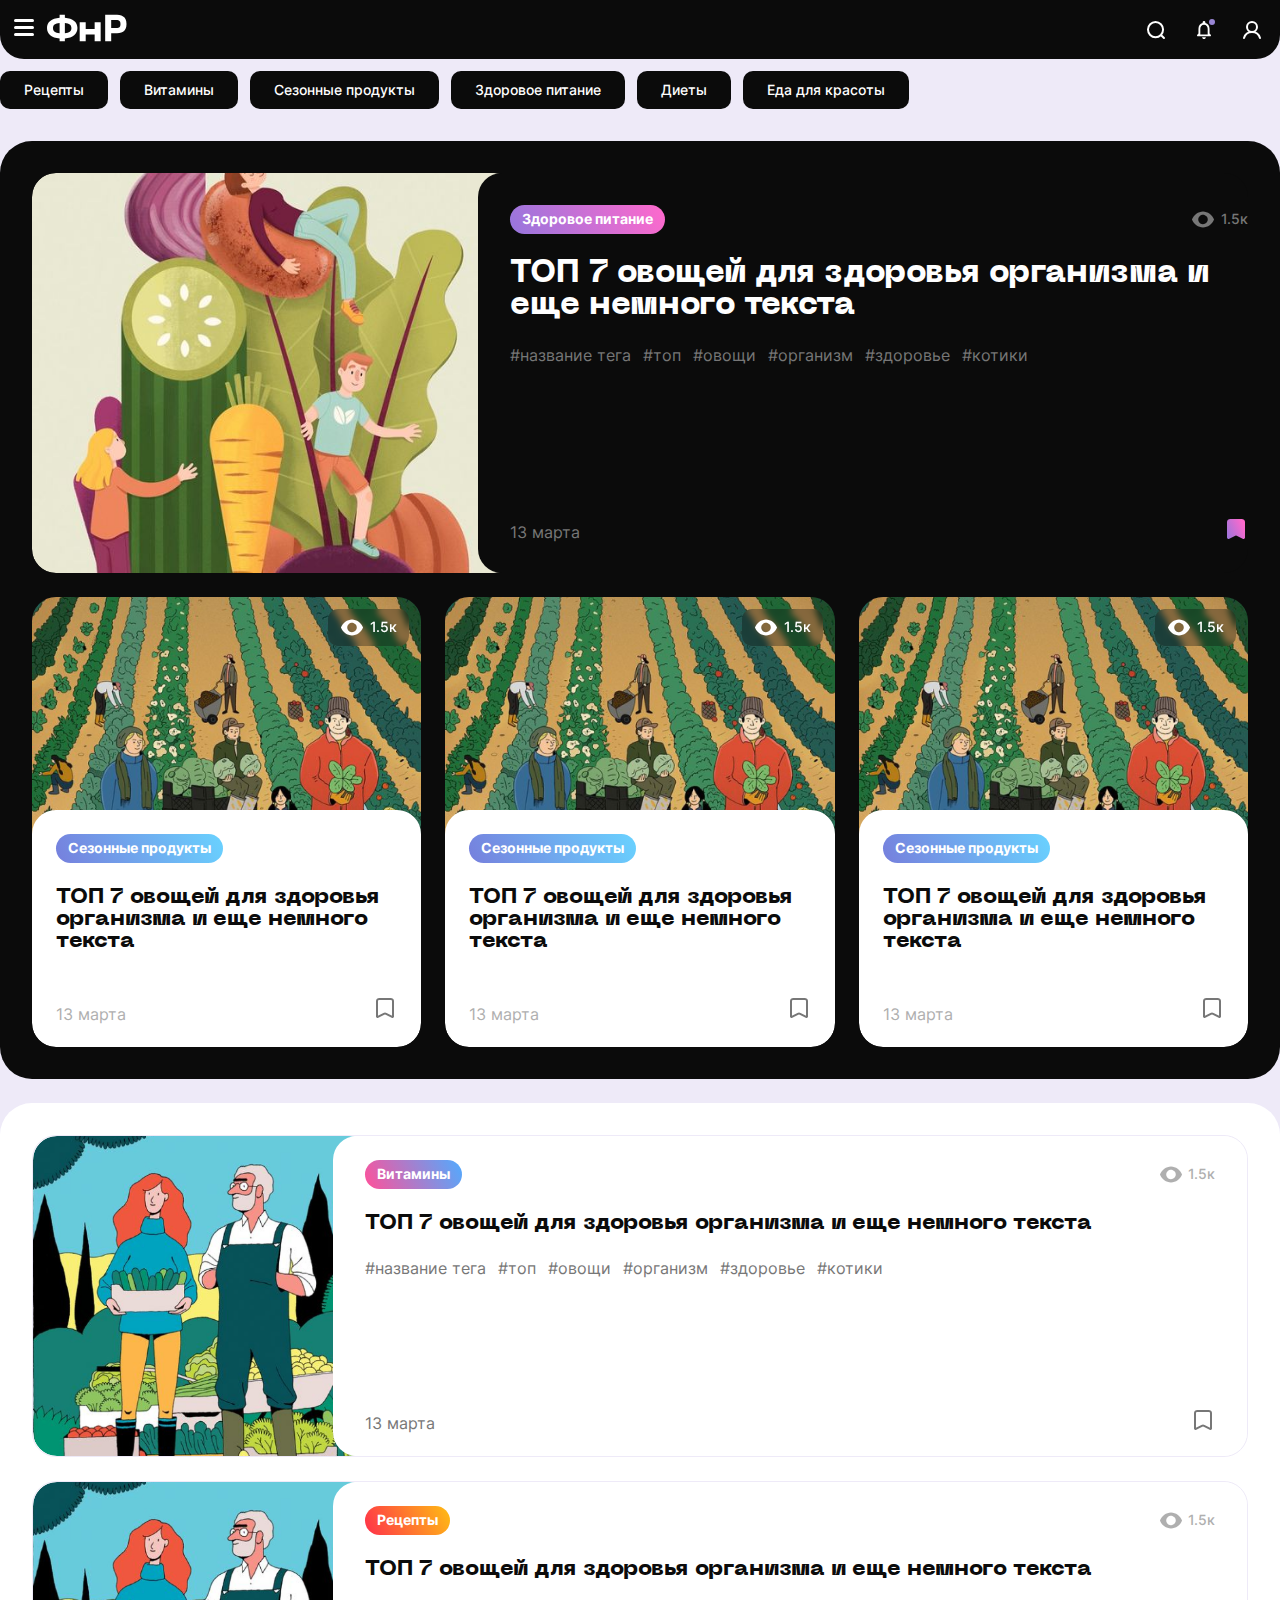
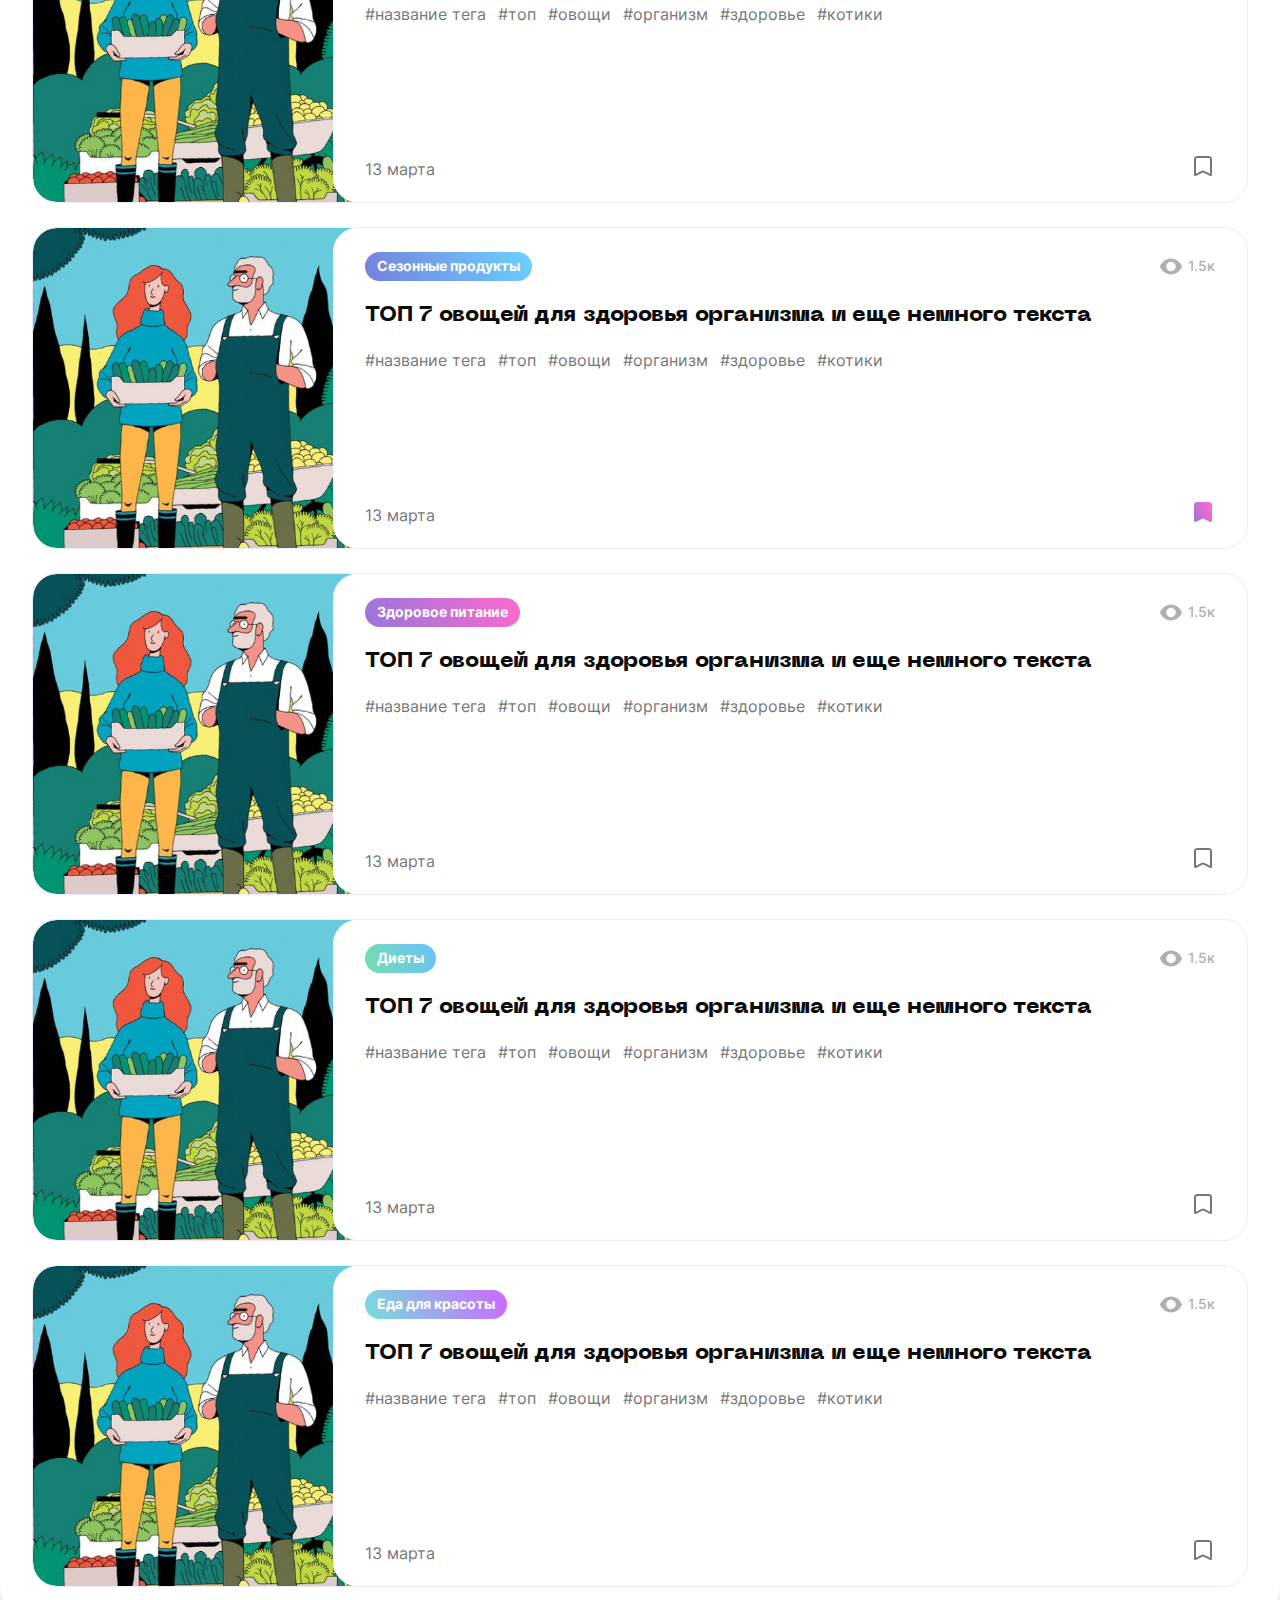
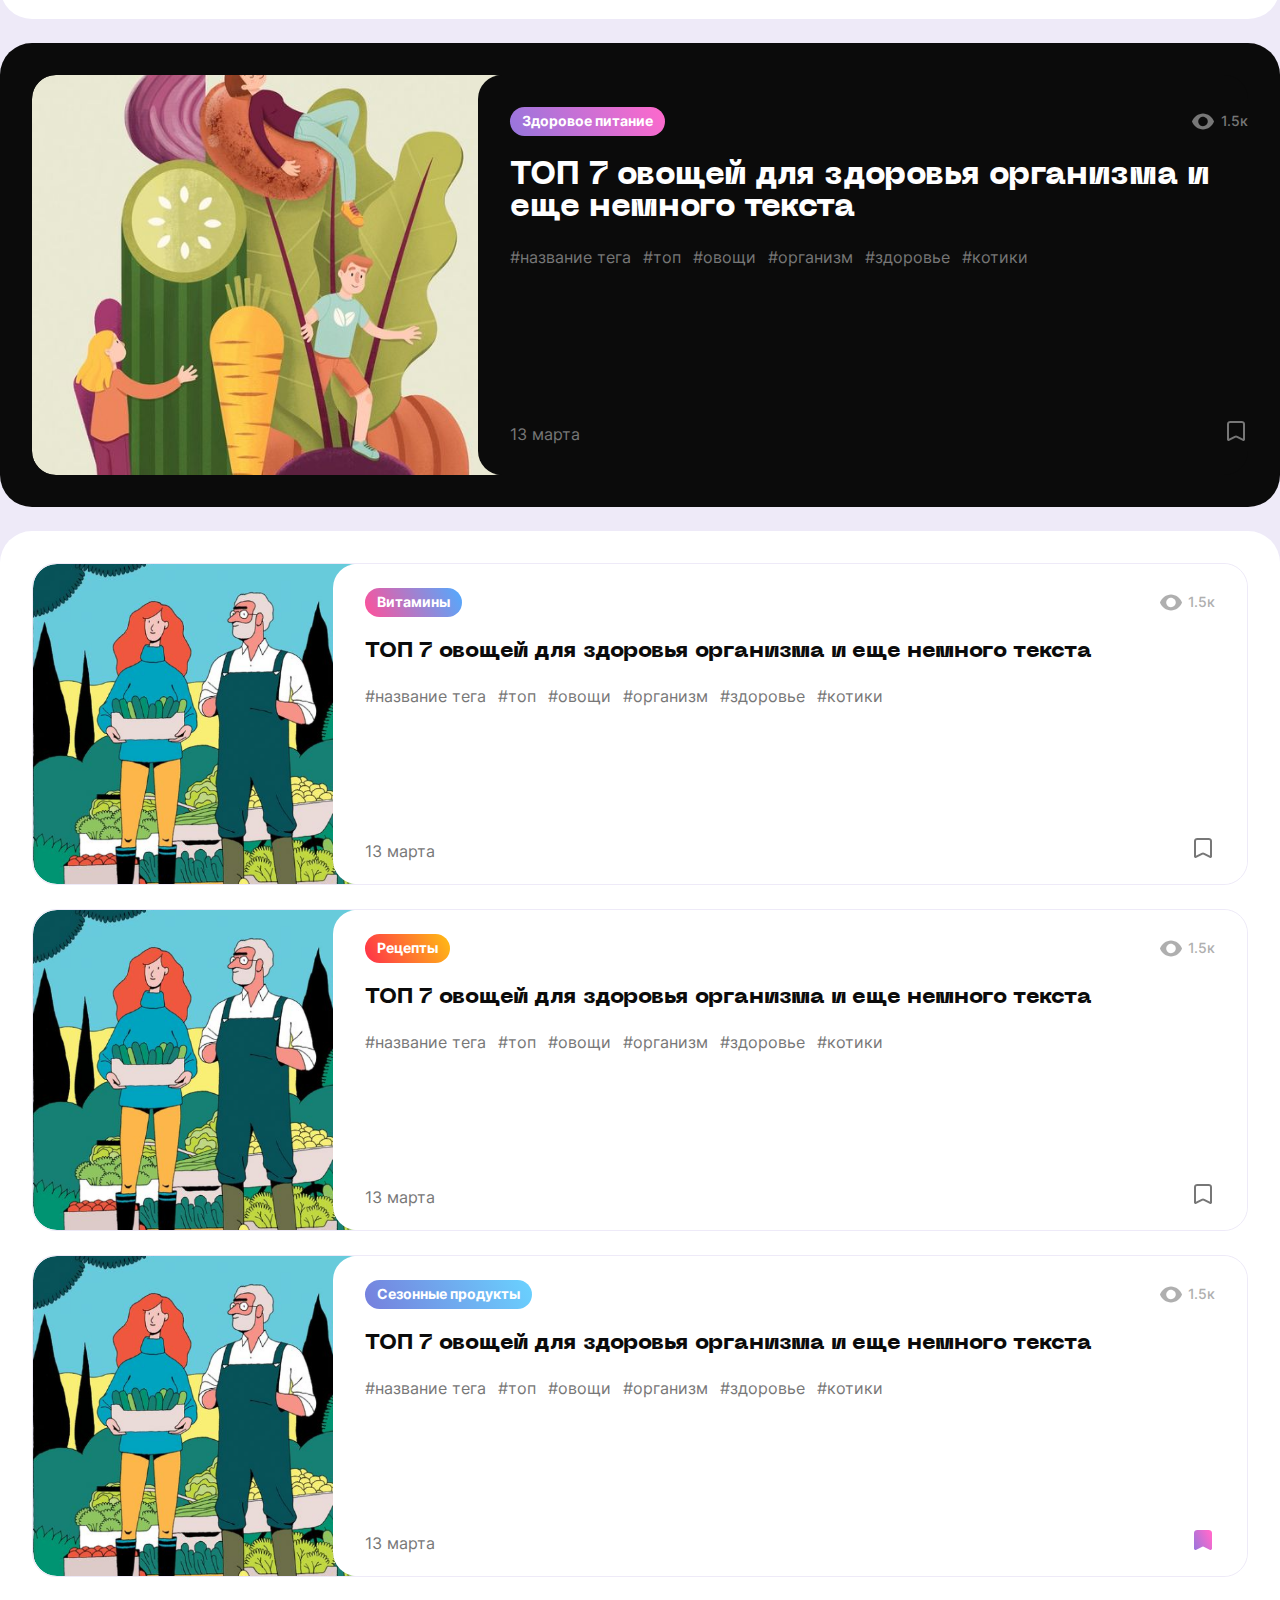
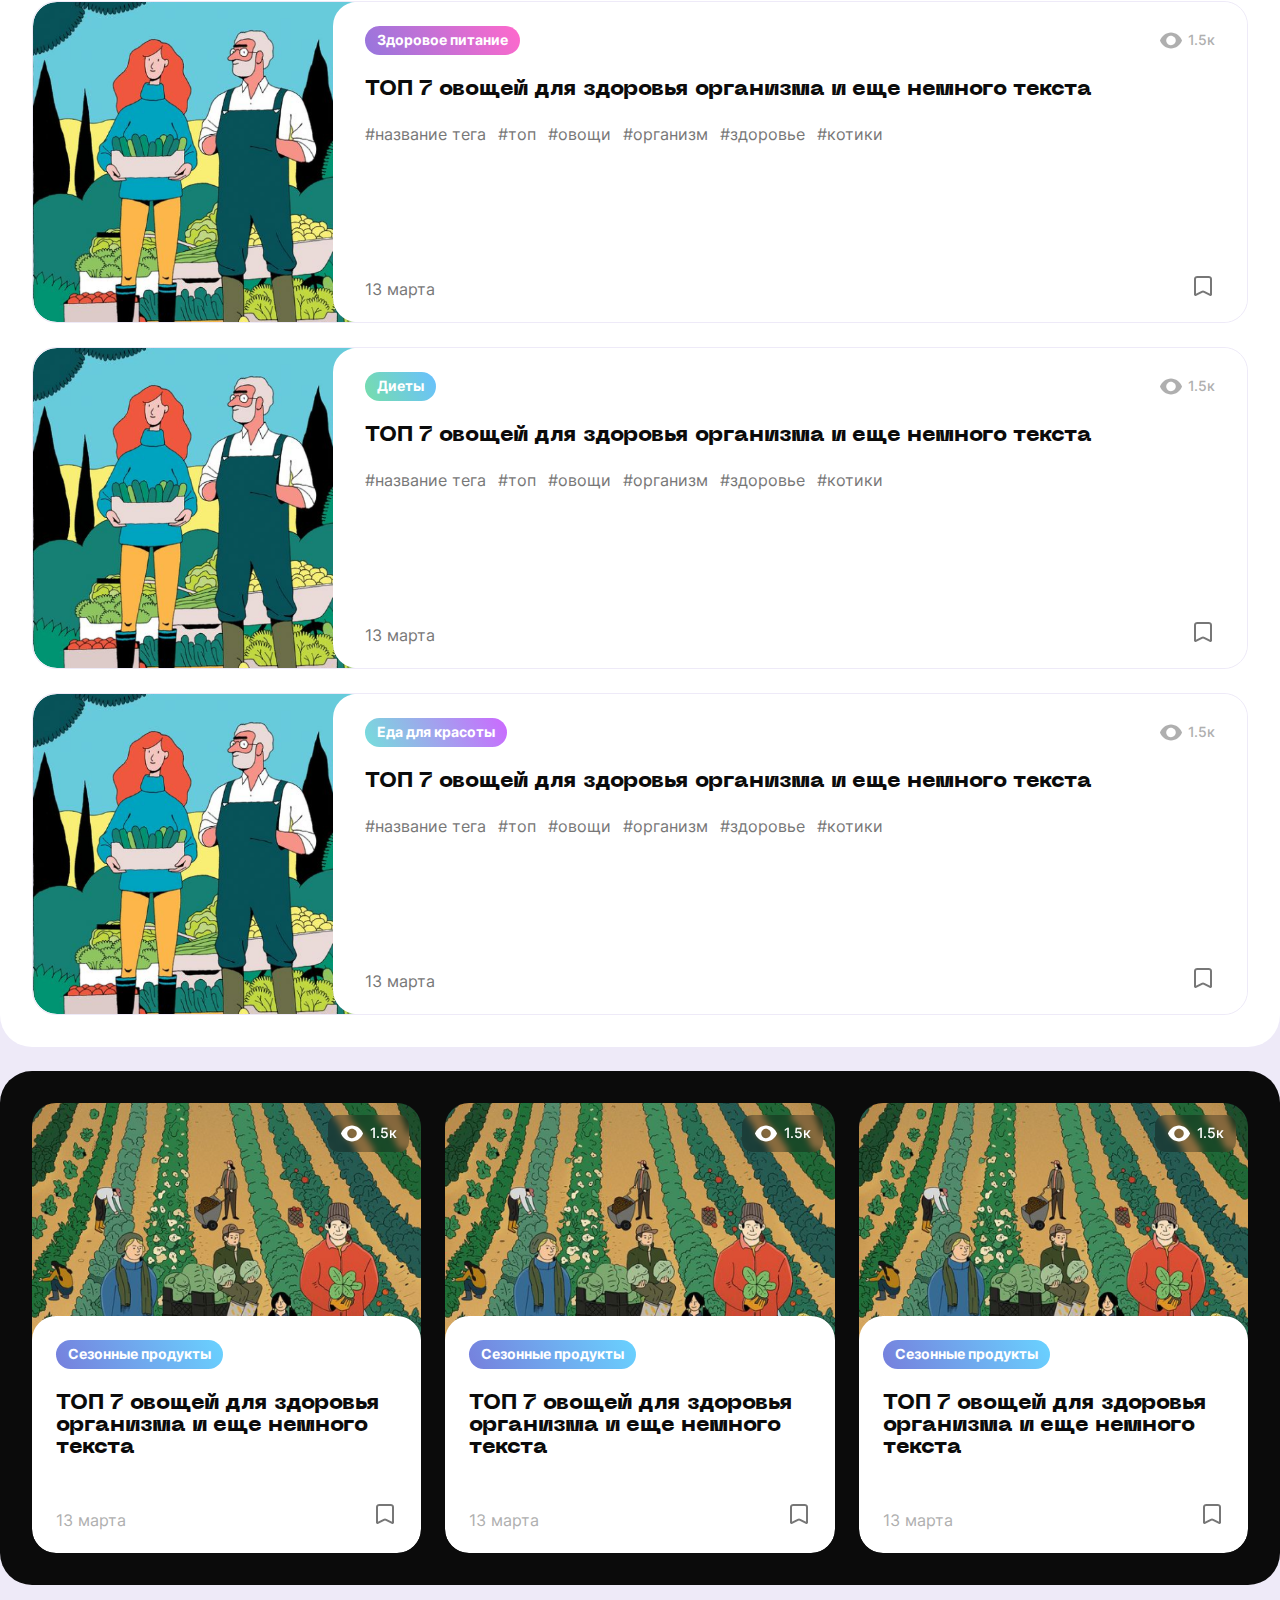
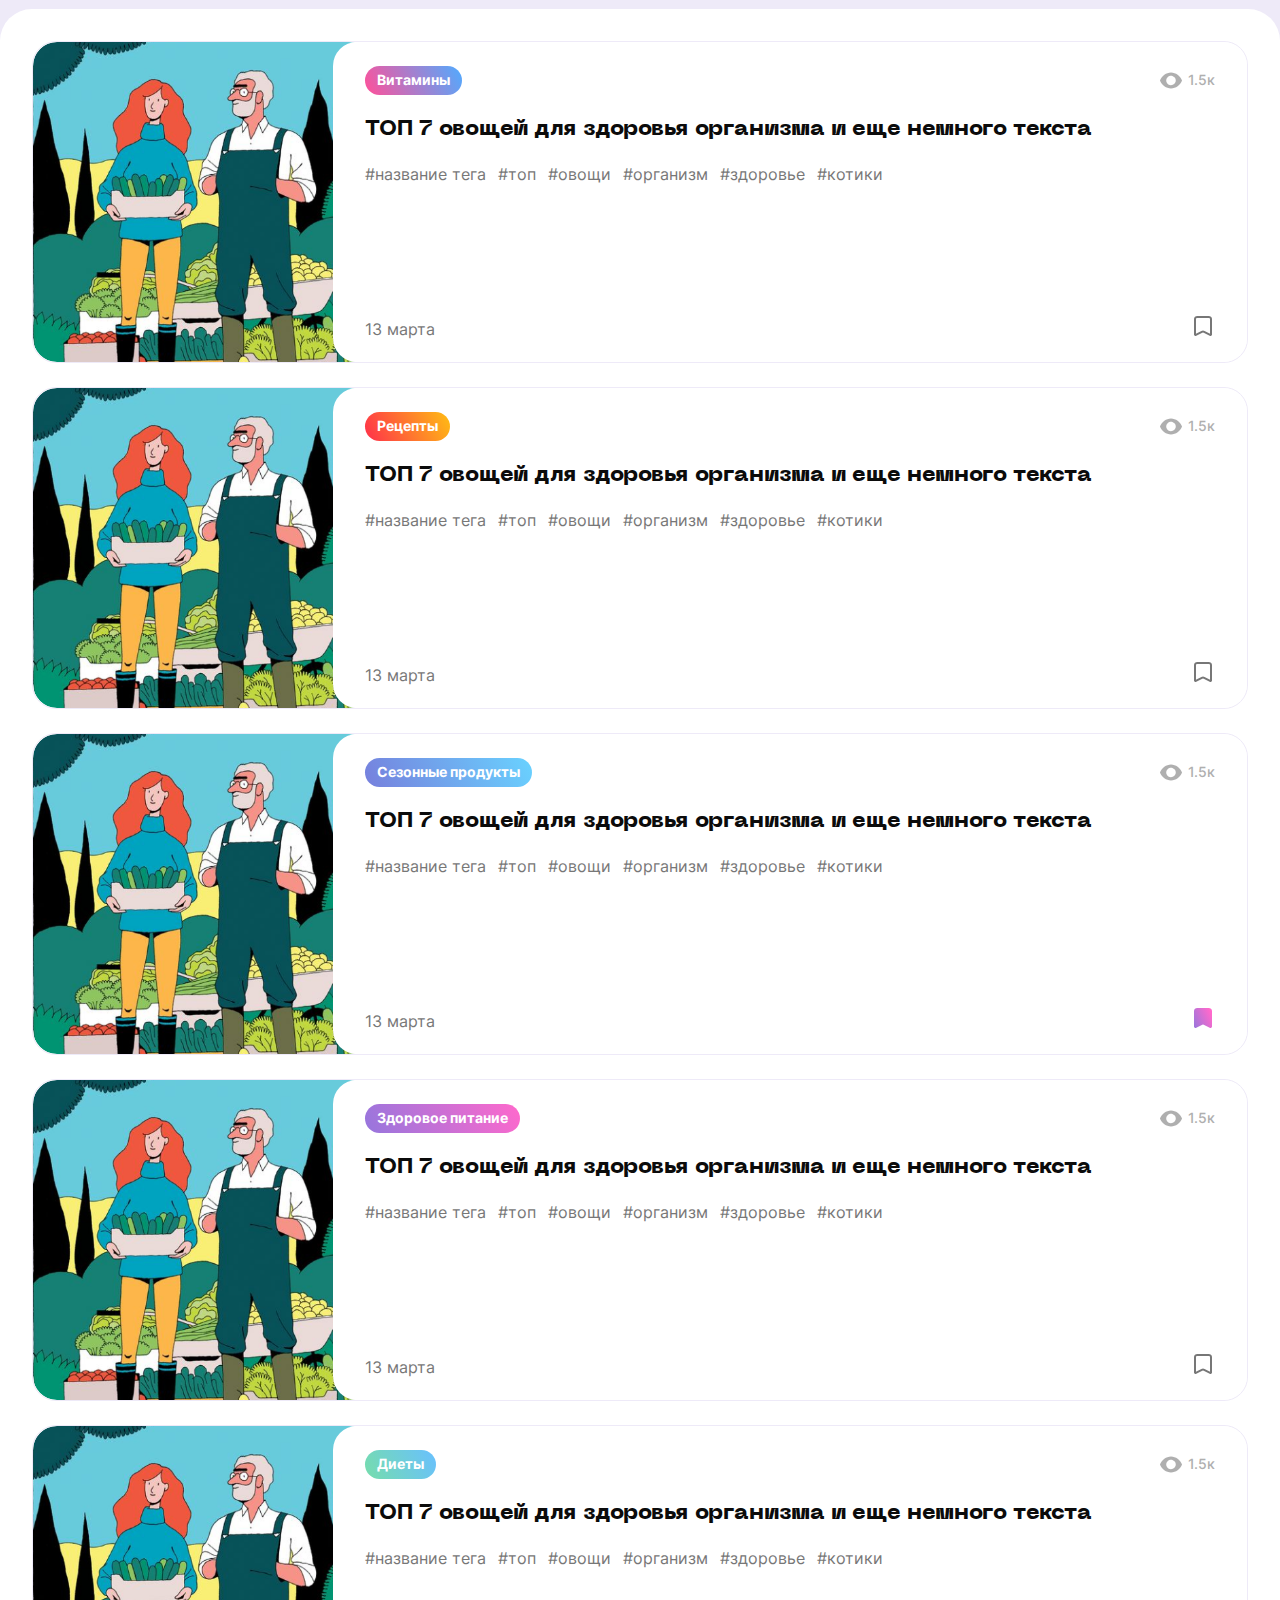
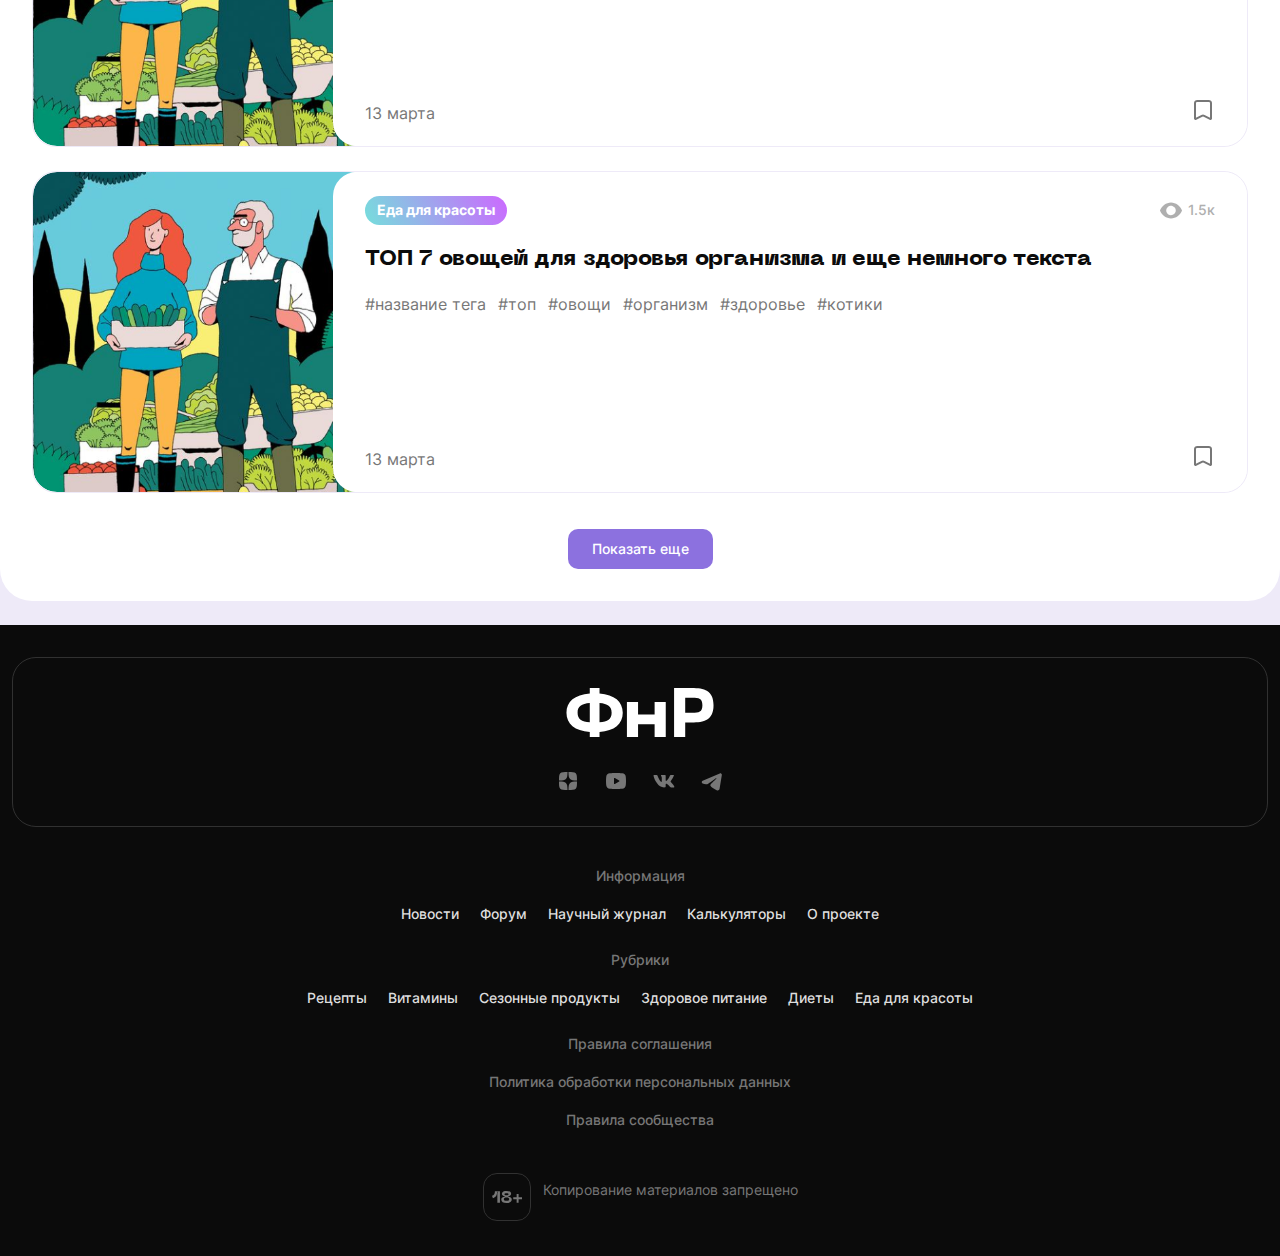
<file: index.html>
<!DOCTYPE html>
<html lang="ru">
<head>
    <meta charset="utf-8">
    <title>Главная</title>
    <meta name="description" content="Описание">

    <meta name="viewport" content="width=device-width, initial-scale=1.0">

    <link rel="stylesheet" href="assets/css/style.css">


    <link rel="stylesheet" href="assets/libs/fancybox/fancybox.css">
    <link rel="stylesheet" href="assets/libs/swiper/swiper-bundle.min.css">
</head>
<body>
<header>
    <div class="container">
        <div class="header">
            <div class="header__top">

                <div class="header__logo">
                    <a href="/">
                        <img src="assets/images/logo.svg" alt="Logo" width="96" height="32">
                    </a>
                </div>

                <div class="header__menu menu">
                    <nav>
                        <ul class="menu__list">
                            <li class="menu__item">
                                <a href="#" class="menu__link">О проекте</a>
                            </li>
                            <li class="menu__item">
                                <a href="#" class="menu__link">Форум</a>
                            </li>
                            <li class="menu__item">
                                <a href="#" class="menu__link">Контакты</a>
                            </li>
                            <li class="menu__item">
                                <a href="#" class="menu__link">Реклама</a>
                            </li>
                            <li class="menu__item">
                                <a href="#" class="menu__link">Редакция</a>
                            </li>
                        </ul>
                    </nav>
                </div>
                <div class="header__wrap">
                    <div class="header__social social">
                        <div class="social__item">
                            <a href="#">
                                <svg width="24" height="24" viewBox="0 0 24 24" fill="none"
                                     xmlns="http://www.w3.org/2000/svg" class="default">
                                    <path d="M14.0462 14.0462C12.6923 15.4431 12.5939 17.1846 12.4769 21C16.0338 21 18.4892 20.9877 19.7569 19.7569C20.9877 18.4892 21 15.9169 21 12.4769C17.1846 12.6 15.4431 12.6923 14.0462 14.0462ZM3.00002 12.4769C3.00002 15.9169 3.01232 18.4892 4.24309 19.7569C5.51078 20.9877 7.96617 21 11.5231 21C11.4 17.1846 11.3077 15.4431 9.95386 14.0462C8.55693 12.6923 6.8154 12.5938 3.00002 12.4769ZM11.5231 3C7.9723 3 5.51077 3.0123 4.24308 4.24307C3.01231 5.51077 3 8.08307 3 11.5231C6.81538 11.4 8.55692 11.3077 9.95384 9.95384C11.3077 8.55692 11.4061 6.81538 11.5231 3ZM14.0462 9.95385C12.6923 8.55693 12.5939 6.81539 12.4769 3C16.0339 3 18.4892 3.01231 19.7569 4.24308C20.9877 5.51077 21 8.08308 21 11.5231C17.1846 11.4 15.4431 11.3077 14.0462 9.95385Z"
                                          fill="#777777"/>

                                </svg>
                                <svg width="24" height="24" viewBox="0 0 24 24" fill="none"
                                     xmlns="http://www.w3.org/2000/svg" class="hover">
                                    <g clip-path="url(#clip0_296_82381)">
                                        <path d="M14.7282 14.7282C12.9231 16.5908 12.7918 18.9128 12.6359 24C17.3785 24 20.6523 23.9836 22.3426 22.3426C23.9836 20.6523 24 17.2226 24 12.6359C18.9128 12.8 16.5908 12.9231 14.7282 14.7282ZM2.08145e-05 12.6359C2.08145e-05 17.2226 0.016431 20.6523 1.65746 22.3426C3.34771 23.9836 6.62155 24 11.3641 24C11.2 18.9128 11.0769 16.5908 9.27181 14.7282C7.40925 12.9231 5.0872 12.7918 2.08145e-05 12.6359ZM11.3641 -4.10814e-06C6.62974 -4.10814e-06 3.34769 0.0164063 1.65743 1.65743C0.0164102 3.34769 0 6.77743 0 11.3641C5.08717 11.2 7.40922 11.0769 9.27179 9.27179C11.0769 7.40923 11.2082 5.08718 11.3641 -4.10814e-06ZM14.7282 9.2718C12.9231 7.40924 12.7918 5.08718 12.6359 4.10814e-06C17.3785 4.10814e-06 20.6523 0.0164143 22.3426 1.65744C23.9836 3.3477 24 6.77744 24 11.3641C18.9128 11.2 16.5908 11.0769 14.7282 9.2718Z"
                                              fill="url(#paint0_linear_296_8238)"/>
                                    </g>
                                    <defs>
                                        <linearGradient id="paint0_linear_296_8238" x1="-4.56" y1="14.28" x2="24" y2="0"
                                                        gradientUnits="userSpaceOnUse">
                                            <stop offset="0" stop-color="#FF519A"/>
                                            <stop offset="1" stop-color="#50ABFF"/>
                                        </linearGradient>
                                        <clipPath id="clip0_296_82381">
                                            <rect width="24" height="24" fill="white"/>
                                        </clipPath>
                                    </defs>
                                </svg>
                            </a>
                        </div>
                        <div class="social__item">
                            <a href="#">
                                <svg width="24" height="24" viewBox="0 0 24 24" fill="none" class="default"
                                     xmlns="http://www.w3.org/2000/svg">
                                    <g clip-path="url(#clip0_631_123581)">
                                        <path fill-rule="evenodd" clip-rule="evenodd"
                                              d="M12 4C12.855 4 13.732 4.022 14.582 4.058L15.586 4.106L16.547 4.163L17.447 4.224L18.269 4.288C19.161 4.35628 20.0004 4.73695 20.6395 5.36304C21.2786 5.98913 21.6764 6.82054 21.763 7.711L21.803 8.136L21.878 9.046C21.948 9.989 22 11.017 22 12C22 12.983 21.948 14.011 21.878 14.954L21.803 15.864C21.79 16.01 21.777 16.151 21.763 16.289C21.6764 17.1796 21.2784 18.0112 20.6391 18.6373C19.9999 19.2634 19.1602 19.6439 18.268 19.712L17.448 19.775L16.548 19.837L15.586 19.894L14.582 19.942C13.7218 19.9794 12.861 19.9987 12 20C11.139 19.9987 10.2782 19.9794 9.418 19.942L8.414 19.894L7.453 19.837L6.553 19.775L5.731 19.712C4.83895 19.6437 3.99955 19.2631 3.36047 18.637C2.72139 18.0109 2.32357 17.1795 2.237 16.289L2.197 15.864L2.122 14.954C2.04554 13.9711 2.00484 12.9858 2 12C2 11.017 2.052 9.989 2.122 9.046L2.197 8.136C2.21 7.99 2.223 7.849 2.237 7.711C2.32354 6.8207 2.72122 5.98942 3.36009 5.36334C3.99897 4.73727 4.83813 4.3565 5.73 4.288L6.551 4.224L7.451 4.163L8.413 4.106L9.417 4.058C10.2775 4.02063 11.1387 4.0013 12 4ZM10 9.575V14.425C10 14.887 10.5 15.175 10.9 14.945L15.1 12.52C15.1914 12.4674 15.2673 12.3916 15.3201 12.3003C15.3729 12.209 15.4007 12.1055 15.4007 12C15.4007 11.8945 15.3729 11.791 15.3201 11.6997C15.2673 11.6084 15.1914 11.5326 15.1 11.48L10.9 9.056C10.8088 9.00332 10.7053 8.9756 10.5999 8.97562C10.4945 8.97563 10.3911 9.00339 10.2998 9.0561C10.2086 9.1088 10.1329 9.1846 10.0802 9.27587C10.0276 9.36713 9.99993 9.47065 10 9.576V9.575Z"
                                              fill="#777777"/>
                                    </g>
                                    <defs>
                                        <clipPath id="clip0_631_123581">
                                            <rect width="24" height="24" fill="white"/>
                                        </clipPath>
                                    </defs>
                                </svg>

                                <svg width="24" height="24" viewBox="0 0 24 24" fill="none"
                                     xmlns="http://www.w3.org/2000/svg" class="hover">
                                    <g clip-path="url(#clip0_296_82462)">
                                        <path fill-rule="evenodd" clip-rule="evenodd"
                                              d="M12 2C13.026 2 14.0784 2.0275 15.0984 2.0725L16.3032 2.1325L17.4564 2.20375L18.5364 2.28L19.5228 2.36C20.5933 2.44535 21.6005 2.92118 22.3674 3.7038C23.1343 4.48642 23.6117 5.52567 23.7156 6.63875L23.7636 7.17L23.8536 8.3075C23.9376 9.48625 24 10.7712 24 12C24 13.2288 23.9376 14.5138 23.8536 15.6925L23.7636 16.83C23.748 17.0125 23.7324 17.1887 23.7156 17.3612C23.6117 18.4745 23.1341 19.5139 22.367 20.2966C21.5998 21.0792 20.5923 21.5549 19.5216 21.64L18.5376 21.7188L17.4576 21.7962L16.3032 21.8675L15.0984 21.9275C14.0662 21.9742 13.0332 21.9984 12 22C10.9668 21.9984 9.9338 21.9742 8.9016 21.9275L7.6968 21.8675L6.5436 21.7962L5.4636 21.7188L4.4772 21.64C3.40674 21.5547 2.39946 21.0788 1.63257 20.2962C0.865672 19.5136 0.388289 18.4743 0.2844 17.3612L0.2364 16.83L0.1464 15.6925C0.0546451 14.4639 0.00581282 13.2323 0 12C0 10.7712 0.0624 9.48625 0.1464 8.3075L0.2364 7.17C0.252 6.9875 0.2676 6.81125 0.2844 6.63875C0.388249 5.52587 0.86546 4.48677 1.63211 3.70418C2.39876 2.92159 3.40575 2.44563 4.476 2.36L5.4612 2.28L6.5412 2.20375L7.6956 2.1325L8.9004 2.0725C9.933 2.02579 10.9664 2.00162 12 2ZM9.6 8.96875V15.0312C9.6 15.6088 10.2 15.9688 10.68 15.6812L15.72 12.65C15.8297 12.5842 15.9208 12.4895 15.9841 12.3754C16.0475 12.2613 16.0808 12.1318 16.0808 12C16.0808 11.8682 16.0475 11.7387 15.9841 11.6246C15.9208 11.5105 15.8297 11.4158 15.72 11.35L10.68 8.32C10.5705 8.25415 10.4463 8.2195 10.3199 8.21952C10.1935 8.21954 10.0693 8.25424 9.9598 8.32012C9.85033 8.386 9.75945 8.48075 9.69629 8.59483C9.63313 8.70891 9.59992 8.83831 9.6 8.97V8.96875Z"
                                              fill="url(#paint0_linear_296_82461)"/>
                                    </g>
                                    <defs>
                                        <linearGradient id="paint0_linear_296_82461" x1="-4.56" y1="13.9" x2="21.69"
                                                        y2="-1.85" gradientUnits="userSpaceOnUse">
                                            <stop offset="0" stop-color="#FF519A"/>
                                            <stop offset="1" stop-color="#50ABFF"/>
                                        </linearGradient>
                                        <clipPath id="clip0_296_82462">
                                            <rect width="24" height="24" fill="white"/>
                                        </clipPath>
                                    </defs>
                                </svg>
                            </a>
                        </div>
                        <div class="social__item">
                            <a href="#">
                                <svg width="24" height="24" viewBox="0 0 24 24" class="default" fill="none"
                                     xmlns="http://www.w3.org/2000/svg">
                                    <path d="M21.504 18.3813H19.222C18.359 18.3813 18.099 17.6823 16.552 16.1343C15.2 14.8313 14.629 14.6693 14.287 14.6693C13.814 14.6693 13.685 14.7993 13.685 15.4503V17.5023C13.685 18.0573 13.505 18.3823 12.055 18.3823C10.6483 18.2878 9.28416 17.8605 8.07497 17.1355C6.86578 16.4105 5.84612 15.4086 5.1 14.2123C3.32839 12.0074 2.09571 9.41941 1.5 6.65433C1.5 6.31233 1.63 6.00233 2.282 6.00233H4.562C5.148 6.00233 5.359 6.26333 5.589 6.86633C6.696 10.1243 8.585 12.9583 9.352 12.9583C9.646 12.9583 9.774 12.8283 9.774 12.0953V8.73933C9.677 7.20833 8.864 7.07933 8.864 6.52533C8.87428 6.37917 8.94114 6.24278 9.05037 6.14513C9.15961 6.04747 9.30261 5.99625 9.449 6.00233H13.033C13.523 6.00233 13.685 6.24633 13.685 6.83233V11.3623C13.685 11.8513 13.895 12.0133 14.043 12.0133C14.337 12.0133 14.563 11.8513 15.102 11.3133C16.2574 9.90432 17.2013 8.3345 17.904 6.65333C17.9759 6.45149 18.1119 6.27871 18.2912 6.16135C18.4705 6.04399 18.6832 5.9885 18.897 6.00333H21.178C21.862 6.00333 22.007 6.34533 21.862 6.83333C21.0324 8.69175 20.0058 10.4558 18.8 12.0953C18.554 12.4703 18.456 12.6653 18.8 13.1053C19.026 13.4473 19.826 14.1153 20.363 14.7503C21.145 15.5303 21.794 16.4323 22.285 17.4203C22.481 18.0563 22.155 18.3813 21.504 18.3813Z"
                                          fill="#777777"/>
                                </svg>
                                <svg width="24" height="24" viewBox="0 0 24 24" fill="none"
                                     xmlns="http://www.w3.org/2000/svg" class="hover">
                                    <path d="M23.0356 18.9989H20.4078C19.414 18.9989 19.1146 18.2085 17.3331 16.4581C15.7762 14.9848 15.1187 14.8016 14.7249 14.8016C14.1802 14.8016 14.0316 14.9486 14.0316 15.6847V18.005C14.0316 18.6325 13.8244 19 12.1546 19C10.5347 18.8931 8.96385 18.4099 7.5714 17.5902C6.17896 16.7704 5.00478 15.6375 4.14558 14.2848C2.10548 11.7916 0.685987 8.86534 0 5.73877C0 5.35206 0.149702 5.00153 0.900512 5.00153H3.52605C4.20085 5.00153 4.44383 5.29666 4.70869 5.97849C5.98345 9.66241 8.15873 12.8669 9.04197 12.8669C9.38053 12.8669 9.52793 12.7199 9.52793 11.8911V8.09635C9.41623 6.3652 8.48001 6.21933 8.48001 5.59291C8.49186 5.42764 8.56885 5.27342 8.69463 5.163C8.82042 5.05257 8.98509 4.99465 9.15367 5.00153H13.2808C13.8451 5.00153 14.0316 5.27743 14.0316 5.94004V11.0623C14.0316 11.6152 14.2735 11.7984 14.4439 11.7984C14.7824 11.7984 15.0427 11.6152 15.6634 11.0069C16.9938 9.41364 18.0808 7.63859 18.89 5.73764C18.9729 5.50941 19.1294 5.31404 19.3359 5.18134C19.5424 5.04864 19.7874 4.98589 20.0335 5.00266H22.6602C23.4479 5.00266 23.6148 5.38938 23.4479 5.94117C22.4925 8.04254 21.3104 10.0373 19.9218 11.8911C19.6385 12.3151 19.5257 12.5356 19.9218 13.0331C20.1821 13.4198 21.1033 14.1752 21.7217 14.8932C22.6222 15.7752 23.3696 16.7951 23.935 17.9122C24.1607 18.6314 23.7853 18.9989 23.0356 18.9989Z"
                                          fill="url(#paint0_linear_296_82182)"/>
                                    <defs>
                                        <linearGradient id="paint0_linear_296_82182" x1="-4.56" y1="13.33" x2="16.02"
                                                        y2="-4.31" gradientUnits="userSpaceOnUse">
                                            <stop offset="0" stop-color="#FF519A"/>
                                            <stop offset="1" stop-color="#50ABFF"/>
                                        </linearGradient>
                                    </defs>
                                </svg>
                            </a>
                        </div>
                        <div class="social__item">
                            <a href="#">
                                <svg width="24" height="24" viewBox="0 0 24 24" class="default" fill="none"
                                     xmlns="http://www.w3.org/2000/svg">
                                    <g clip-path="url(#clip0_631_1236431)">
                                        <path fill-rule="evenodd" clip-rule="evenodd"
                                              d="M19.7767 4.42997C20.0238 4.32596 20.2943 4.29008 20.5599 4.32608C20.8256 4.36208 21.0768 4.46863 21.2873 4.63465C21.4979 4.80067 21.6601 5.02008 21.757 5.27005C21.854 5.52002 21.8822 5.79141 21.8387 6.05597L19.5707 19.813C19.3507 21.14 17.8947 21.901 16.6777 21.24C15.6597 20.687 14.1477 19.835 12.7877 18.946C12.1077 18.501 10.0247 17.076 10.2807 16.062C10.5007 15.195 14.0007 11.937 16.0007 9.99997C16.7857 9.23897 16.4277 8.79997 15.5007 9.49997C13.1987 11.238 9.50265 13.881 8.28065 14.625C7.20265 15.281 6.64065 15.393 5.96865 15.281C4.74265 15.077 3.60565 14.761 2.67765 14.376C1.42365 13.856 1.48465 12.132 2.67665 11.63L19.7767 4.42997Z"
                                              fill="#777777"/>
                                    </g>
                                    <defs>
                                        <clipPath id="clip0_631_1236431">
                                            <rect width="24" height="24" fill="white"/>
                                        </clipPath>
                                    </defs>
                                </svg>
                                <svg width="24" height="24" viewBox="0 0 24 24" fill="none"
                                     xmlns="http://www.w3.org/2000/svg" class="hover">
                                    <g clip-path="url(#clip0_296_82251)">
                                        <path fill-rule="evenodd" clip-rule="evenodd"
                                              d="M21.514 2.14367C21.8091 2.01646 22.1321 1.97258 22.4493 2.01661C22.7666 2.06064 23.0665 2.19096 23.3179 2.39401C23.5693 2.59706 23.763 2.86542 23.8788 3.17114C23.9946 3.47687 24.0282 3.8088 23.9762 4.13237L21.268 20.9581C21.0053 22.5811 19.2667 23.5118 17.8135 22.7034C16.5979 22.027 14.7924 20.985 13.1684 19.8977C12.3564 19.3534 9.86912 17.6106 10.1748 16.3704C10.4375 15.31 14.6169 11.3252 17.0051 8.95614C17.9424 8.02539 17.515 7.48846 16.408 8.34461C13.6592 10.4703 9.2458 13.7029 7.78661 14.6128C6.49937 15.4152 5.82828 15.5521 5.02584 15.4152C3.56187 15.1656 2.20418 14.7792 1.09605 14.3083C-0.401352 13.6723 -0.328512 11.5637 1.09486 10.9497L21.514 2.14367Z"
                                              fill="url(#paint0_linear_296_8225)"/>
                                    </g>
                                    <defs>
                                        <linearGradient id="paint0_linear_296_8225" x1="-4.56" y1="14.495" x2="22.3523"
                                                        y2="-0.883461" gradientUnits="userSpaceOnUse">
                                            <stop offset="0" stop-color="#FF519A"/>
                                            <stop offset="1" stop-color="#50ABFF"/>
                                        </linearGradient>
                                        <clipPath id="clip0_296_82251">
                                            <rect width="24" height="24" fill="white"/>
                                        </clipPath>
                                    </defs>
                                </svg>
                            </a>
                        </div>
                    </div>
                    <form class="header__search search">
                        <input type="search" value="" name="search" id="search" class="search__input"
                               placeholder="Поиск">
                        <button type="button" class="search__button" aria-label="Поиск"></button>
                        <button type="button" class="search__close" aria-label="Закрыть"></button>
                    </form>
                    <button class="header__notification" data-fancybox="notification" aria-label="Уведомления"
                            data-src="#modal-notification">

                        <svg width="24" height="24" viewBox="0 0 24 24" fill="none" xmlns="http://www.w3.org/2000/svg">
                            <path d="M18.7268 16.6523L17.5365 15.4615V10.8462C17.5365 8.01231 16.0232 5.64 13.3842 5.01231V4.38462C13.3842 3.61846 12.766 3 12.0002 3C11.2343 3 10.6161 3.61846 10.6161 4.38462V5.01231C7.96789 5.64 6.46387 8.00308 6.46387 10.8462V15.4615L5.27356 16.6523C4.69225 17.2338 5.09825 18.2308 5.91946 18.2308H18.0716C18.9021 18.2308 19.3081 17.2338 18.7268 16.6523ZM15.691 16.3846H8.3093V10.8462C8.3093 8.55692 9.7026 6.69231 12.0002 6.69231C14.2977 6.69231 15.691 8.55692 15.691 10.8462V16.3846ZM12.0002 21C13.0151 21 13.8456 20.1692 13.8456 19.1538H10.1547C10.1547 19.6435 10.3492 20.1131 10.6952 20.4593C11.0413 20.8055 11.5107 21 12.0002 21Z"
                                  fill="white"/>
                            <path d="M15.691 16.3846H8.3093V10.8462C8.3093 8.55692 9.7026 6.69231 12.0002 6.69231C14.2977 6.69231 15.691 8.55692 15.691 10.8462V16.3846Z"
                                  fill="#9986D5" class="active_visible"/>
                            <circle cx="20" cy="4" r="3" fill="#9986D5"/>
                        </svg>
                    </button>
                    <button class="header__account" aria-label="Аккаунт" data-fancybox data-src="#modal-signin">
                        <svg width="24" height="24" viewBox="0 0 24 24" fill="none" xmlns="http://www.w3.org/2000/svg">
                            <circle cx="12" cy="9" r="5" stroke="white" stroke-width="2"/>
                            <path d="M20 20C18.9175 16.2886 15.866 14 12 14C8.13401 14 5.08248 16.2886 4 20"
                                  stroke="white" stroke-width="2" stroke-linecap="round"/>
                        </svg>

                    </button>
                    <button class="header__account hidden" aria-label="Аккаунт">
                        <img src="assets/images/user.png" alt="user" width="32" height="32">

                    </button>
                </div>
            </div>
            <div class="header__bottom">
                <div class="header__rubric rubric swiper">
                    <div class="swiper-wrapper">
                        <div class="swiper-slide rubric__item">
                            <a href="#" class="rubric__link">Рецепты</a>

                        </div>
                        <div class="swiper-slide rubric__item">
                            <a href="#" class="rubric__link">Витамины</a>

                        </div>
                        <div class="swiper-slide rubric__item">
                            <a href="#" class="rubric__link">Сезонные продукты</a>

                        </div>
                        <div class="swiper-slide rubric__item">
                            <a href="#" class="rubric__link">Здоровое питание</a>

                        </div>
                        <div class="swiper-slide rubric__item">
                            <a href="#" class="rubric__link">Диеты</a>

                        </div>
                        <div class="swiper-slide rubric__item">
                            <a href="#" class="rubric__link">Еда для красоты</a>

                        </div>
                        <div class="swiper-slide rubric__item">
                            <a href="#" class="rubric__link">Диеты</a>

                        </div>
                        <div class="swiper-slide rubric__item">
                            <a href="#" class="rubric__link">Еда для красоты</a>

                        </div>
                        <div class="swiper-slide rubric__item">
                            <a href="#" class="rubric__link">Диеты</a>

                        </div>
                        <div class="swiper-slide rubric__item">
                            <a href="#" class="rubric__link">Еда для красоты</a>

                        </div>
                        <div class="swiper-slide rubric__item">
                            <a href="#" class="rubric__link">Диеты</a>

                        </div>
                        <div class="swiper-slide rubric__item">
                            <a href="#" class="rubric__link">Еда для красоты</a>

                        </div>
                        <div class="swiper-slide rubric__item">
                            <a href="#" class="rubric__link">Диеты</a>

                        </div>
                        <div class="swiper-slide rubric__item">
                            <a href="#" class="rubric__link">Еда для красоты</a>

                        </div>

                    </div>

                    <div class="slider-prev"></div>
                    <div class="slider-next">
                        <div>
                            <svg width="14" height="14" viewBox="0 0 14 14" fill="none" xmlns="http://www.w3.org/2000/svg">
                                <path d="M5.25 11.0837L9.33333 7.00033L5.25 2.91699" stroke="white" stroke-width="2" stroke-linecap="round" stroke-linejoin="round"/>
                            </svg>
                        </div>
                    </div>
                </div>
                <div class="header__form modal-form">
                    <button class="modal-form__button" data-fancybox data-src="#modal-question"
                            aria-label="Есть вопрос?">Есть вопрос?
                    </button>

                </div>
            </div>
        </div>
        <div class="header__mobile mobile">
            <input type="checkbox" id="burger-checkbox" class="header__checkbox">
            <label for="burger-checkbox" class="header__burger"><img src="assets/images/menu.svg" alt="Меню" width="24"
                                                                     height="24"></label>
            <div class="mobile__content">
                <div class="mobile__top">
                    <div class="mobile__close"></div>
                    <div class="mobile__logo">
                        <a href="/">
                            <img src="assets/images/logo-dark.svg" alt="logo" width="80" height="32">
                        </a>
                    </div>

                </div>

                <div class="header__menu menu header__menu_mobile">

                    <div class="menu__wrap">
                        <div class="menu__title">Информация</div>
                        <ul class="menu__list">
                            <li class="menu__item">
                                <a href="#" class="menu__link">О проекте</a>
                            </li>
                            <li class="menu__item">
                                <a href="#" class="menu__link">Форум</a>
                            </li>
                            <li class="menu__item">
                                <a href="#" class="menu__link">Контакты</a>
                            </li>
                            <li class="menu__item">
                                <a href="#" class="menu__link">Реклама</a>
                            </li>
                            <li class="menu__item">
                                <a href="#" class="menu__link">Редакция</a>
                            </li>
                        </ul>
                    </div>
                    <div class="menu__wrap">
                        <div class="menu__title menu__title_margin">Рубрики</div>
                        <ul class="menu__list">
                            <li class="menu__item menu__item_margin">
                                <a href="#" class="menu__link">Рецепты</a>
                            </li>
                            <li class="menu__item menu__item_margin">
                                <a href="#" class="menu__link">Витамины</a>
                            </li>
                            <li class="menu__item menu__item_margin">
                                <a href="#" class="menu__link">Сезонные продукты</a>
                            </li>
                            <li class="menu__item menu__item_margin">
                                <a href="#" class="menu__link">Здоровое питание</a>
                            </li>
                            <li class="menu__item menu__item_margin">
                                <a href="#" class="menu__link">Диенты</a>
                            </li>
                            <li class="menu__item menu__item_margin">
                                <a href="#" class="menu__link">Еда для красоты</a>
                            </li>
                        </ul>
                    </div>

                </div>
                <div class="mobile__social">
                    <div class="menu__title menu__title_margin">Мы в соцсетях</div>
                    <div class="social">
                        <div class="social__item">
                            <a href="#">
                                <svg width="24" height="24" viewBox="0 0 24 24" fill="none"
                                     xmlns="http://www.w3.org/2000/svg" class="default">
                                    <path d="M14.0462 14.0462C12.6923 15.4431 12.5939 17.1846 12.4769 21C16.0338 21 18.4892 20.9877 19.7569 19.7569C20.9877 18.4892 21 15.9169 21 12.4769C17.1846 12.6 15.4431 12.6923 14.0462 14.0462ZM3.00002 12.4769C3.00002 15.9169 3.01232 18.4892 4.24309 19.7569C5.51078 20.9877 7.96617 21 11.5231 21C11.4 17.1846 11.3077 15.4431 9.95386 14.0462C8.55693 12.6923 6.8154 12.5938 3.00002 12.4769ZM11.5231 3C7.9723 3 5.51077 3.0123 4.24308 4.24307C3.01231 5.51077 3 8.08307 3 11.5231C6.81538 11.4 8.55692 11.3077 9.95384 9.95384C11.3077 8.55692 11.4061 6.81538 11.5231 3ZM14.0462 9.95385C12.6923 8.55693 12.5939 6.81539 12.4769 3C16.0339 3 18.4892 3.01231 19.7569 4.24308C20.9877 5.51077 21 8.08308 21 11.5231C17.1846 11.4 15.4431 11.3077 14.0462 9.95385Z"
                                          fill="#777777"/>

                                </svg>
                                <svg width="24" height="24" viewBox="0 0 24 24" fill="none"
                                     xmlns="http://www.w3.org/2000/svg" class="hover">
                                    <g clip-path="url(#clip0_296_82382)">
                                        <path d="M14.7282 14.7282C12.9231 16.5908 12.7918 18.9128 12.6359 24C17.3785 24 20.6523 23.9836 22.3426 22.3426C23.9836 20.6523 24 17.2226 24 12.6359C18.9128 12.8 16.5908 12.9231 14.7282 14.7282ZM2.08145e-05 12.6359C2.08145e-05 17.2226 0.016431 20.6523 1.65746 22.3426C3.34771 23.9836 6.62155 24 11.3641 24C11.2 18.9128 11.0769 16.5908 9.27181 14.7282C7.40925 12.9231 5.0872 12.7918 2.08145e-05 12.6359ZM11.3641 -4.10814e-06C6.62974 -4.10814e-06 3.34769 0.0164063 1.65743 1.65743C0.0164102 3.34769 0 6.77743 0 11.3641C5.08717 11.2 7.40922 11.0769 9.27179 9.27179C11.0769 7.40923 11.2082 5.08718 11.3641 -4.10814e-06ZM14.7282 9.2718C12.9231 7.40924 12.7918 5.08718 12.6359 4.10814e-06C17.3785 4.10814e-06 20.6523 0.0164143 22.3426 1.65744C23.9836 3.3477 24 6.77744 24 11.3641C18.9128 11.2 16.5908 11.0769 14.7282 9.2718Z"
                                              fill="url(#paint0_linear_296_82382)"/>
                                    </g>
                                    <defs>
                                        <linearGradient id="paint0_linear_296_82382" x1="-4.56" y1="14.28" x2="24"
                                                        y2="0" gradientUnits="userSpaceOnUse">
                                            <stop offset="0" stop-color="#FF519A"/>
                                            <stop offset="1" stop-color="#50ABFF"/>
                                        </linearGradient>
                                        <clipPath id="clip0_296_82382">
                                            <rect width="24" height="24" fill="white"/>
                                        </clipPath>
                                    </defs>
                                </svg>
                            </a>
                        </div>
                        <div class="social__item">
                            <a href="#">
                                <svg width="24" height="24" viewBox="0 0 24 24" fill="none" class="default"
                                     xmlns="http://www.w3.org/2000/svg">
                                    <g clip-path="url(#clip0_631_123582)">
                                        <path fill-rule="evenodd" clip-rule="evenodd"
                                              d="M12 4C12.855 4 13.732 4.022 14.582 4.058L15.586 4.106L16.547 4.163L17.447 4.224L18.269 4.288C19.161 4.35628 20.0004 4.73695 20.6395 5.36304C21.2786 5.98913 21.6764 6.82054 21.763 7.711L21.803 8.136L21.878 9.046C21.948 9.989 22 11.017 22 12C22 12.983 21.948 14.011 21.878 14.954L21.803 15.864C21.79 16.01 21.777 16.151 21.763 16.289C21.6764 17.1796 21.2784 18.0112 20.6391 18.6373C19.9999 19.2634 19.1602 19.6439 18.268 19.712L17.448 19.775L16.548 19.837L15.586 19.894L14.582 19.942C13.7218 19.9794 12.861 19.9987 12 20C11.139 19.9987 10.2782 19.9794 9.418 19.942L8.414 19.894L7.453 19.837L6.553 19.775L5.731 19.712C4.83895 19.6437 3.99955 19.2631 3.36047 18.637C2.72139 18.0109 2.32357 17.1795 2.237 16.289L2.197 15.864L2.122 14.954C2.04554 13.9711 2.00484 12.9858 2 12C2 11.017 2.052 9.989 2.122 9.046L2.197 8.136C2.21 7.99 2.223 7.849 2.237 7.711C2.32354 6.8207 2.72122 5.98942 3.36009 5.36334C3.99897 4.73727 4.83813 4.3565 5.73 4.288L6.551 4.224L7.451 4.163L8.413 4.106L9.417 4.058C10.2775 4.02063 11.1387 4.0013 12 4ZM10 9.575V14.425C10 14.887 10.5 15.175 10.9 14.945L15.1 12.52C15.1914 12.4674 15.2673 12.3916 15.3201 12.3003C15.3729 12.209 15.4007 12.1055 15.4007 12C15.4007 11.8945 15.3729 11.791 15.3201 11.6997C15.2673 11.6084 15.1914 11.5326 15.1 11.48L10.9 9.056C10.8088 9.00332 10.7053 8.9756 10.5999 8.97562C10.4945 8.97563 10.3911 9.00339 10.2998 9.0561C10.2086 9.1088 10.1329 9.1846 10.0802 9.27587C10.0276 9.36713 9.99993 9.47065 10 9.576V9.575Z"
                                              fill="#777777"/>
                                    </g>
                                    <defs>
                                        <clipPath id="clip0_631_123582">
                                            <rect width="24" height="24" fill="white"/>
                                        </clipPath>
                                    </defs>
                                </svg>

                                <svg width="24" height="24" viewBox="0 0 24 24" fill="none"
                                     xmlns="http://www.w3.org/2000/svg" class="hover">
                                    <g clip-path="url(#clip0_296_82463)">
                                        <path fill-rule="evenodd" clip-rule="evenodd"
                                              d="M12 2C13.026 2 14.0784 2.0275 15.0984 2.0725L16.3032 2.1325L17.4564 2.20375L18.5364 2.28L19.5228 2.36C20.5933 2.44535 21.6005 2.92118 22.3674 3.7038C23.1343 4.48642 23.6117 5.52567 23.7156 6.63875L23.7636 7.17L23.8536 8.3075C23.9376 9.48625 24 10.7712 24 12C24 13.2288 23.9376 14.5138 23.8536 15.6925L23.7636 16.83C23.748 17.0125 23.7324 17.1887 23.7156 17.3612C23.6117 18.4745 23.1341 19.5139 22.367 20.2966C21.5998 21.0792 20.5923 21.5549 19.5216 21.64L18.5376 21.7188L17.4576 21.7962L16.3032 21.8675L15.0984 21.9275C14.0662 21.9742 13.0332 21.9984 12 22C10.9668 21.9984 9.9338 21.9742 8.9016 21.9275L7.6968 21.8675L6.5436 21.7962L5.4636 21.7188L4.4772 21.64C3.40674 21.5547 2.39946 21.0788 1.63257 20.2962C0.865672 19.5136 0.388289 18.4743 0.2844 17.3612L0.2364 16.83L0.1464 15.6925C0.0546451 14.4639 0.00581282 13.2323 0 12C0 10.7712 0.0624 9.48625 0.1464 8.3075L0.2364 7.17C0.252 6.9875 0.2676 6.81125 0.2844 6.63875C0.388249 5.52587 0.86546 4.48677 1.63211 3.70418C2.39876 2.92159 3.40575 2.44563 4.476 2.36L5.4612 2.28L6.5412 2.20375L7.6956 2.1325L8.9004 2.0725C9.933 2.02579 10.9664 2.00162 12 2ZM9.6 8.96875V15.0312C9.6 15.6088 10.2 15.9688 10.68 15.6812L15.72 12.65C15.8297 12.5842 15.9208 12.4895 15.9841 12.3754C16.0475 12.2613 16.0808 12.1318 16.0808 12C16.0808 11.8682 16.0475 11.7387 15.9841 11.6246C15.9208 11.5105 15.8297 11.4158 15.72 11.35L10.68 8.32C10.5705 8.25415 10.4463 8.2195 10.3199 8.21952C10.1935 8.21954 10.0693 8.25424 9.9598 8.32012C9.85033 8.386 9.75945 8.48075 9.69629 8.59483C9.63313 8.70891 9.59992 8.83831 9.6 8.97V8.96875Z"
                                              fill="url(#paint0_linear_296_82462)"/>
                                    </g>
                                    <defs>
                                        <linearGradient id="paint0_linear_296_82462" x1="-4.56" y1="13.9" x2="21.69"
                                                        y2="-1.85" gradientUnits="userSpaceOnUse">
                                            <stop offset="0" stop-color="#FF519A"/>
                                            <stop offset="1" stop-color="#50ABFF"/>
                                        </linearGradient>
                                        <clipPath id="clip0_296_82463">
                                            <rect width="24" height="24" fill="white"/>
                                        </clipPath>
                                    </defs>
                                </svg>
                            </a>
                        </div>
                        <div class="social__item">
                            <a href="#">
                                <svg width="24" height="24" viewBox="0 0 24 24" class="default" fill="none"
                                     xmlns="http://www.w3.org/2000/svg">
                                    <path d="M21.504 18.3813H19.222C18.359 18.3813 18.099 17.6823 16.552 16.1343C15.2 14.8313 14.629 14.6693 14.287 14.6693C13.814 14.6693 13.685 14.7993 13.685 15.4503V17.5023C13.685 18.0573 13.505 18.3823 12.055 18.3823C10.6483 18.2878 9.28416 17.8605 8.07497 17.1355C6.86578 16.4105 5.84612 15.4086 5.1 14.2123C3.32839 12.0074 2.09571 9.41941 1.5 6.65433C1.5 6.31233 1.63 6.00233 2.282 6.00233H4.562C5.148 6.00233 5.359 6.26333 5.589 6.86633C6.696 10.1243 8.585 12.9583 9.352 12.9583C9.646 12.9583 9.774 12.8283 9.774 12.0953V8.73933C9.677 7.20833 8.864 7.07933 8.864 6.52533C8.87428 6.37917 8.94114 6.24278 9.05037 6.14513C9.15961 6.04747 9.30261 5.99625 9.449 6.00233H13.033C13.523 6.00233 13.685 6.24633 13.685 6.83233V11.3623C13.685 11.8513 13.895 12.0133 14.043 12.0133C14.337 12.0133 14.563 11.8513 15.102 11.3133C16.2574 9.90432 17.2013 8.3345 17.904 6.65333C17.9759 6.45149 18.1119 6.27871 18.2912 6.16135C18.4705 6.04399 18.6832 5.9885 18.897 6.00333H21.178C21.862 6.00333 22.007 6.34533 21.862 6.83333C21.0324 8.69175 20.0058 10.4558 18.8 12.0953C18.554 12.4703 18.456 12.6653 18.8 13.1053C19.026 13.4473 19.826 14.1153 20.363 14.7503C21.145 15.5303 21.794 16.4323 22.285 17.4203C22.481 18.0563 22.155 18.3813 21.504 18.3813Z"
                                          fill="#777777"/>
                                </svg>
                                <svg width="24" height="24" viewBox="0 0 24 24" fill="none"
                                     xmlns="http://www.w3.org/2000/svg" class="hover">
                                    <path d="M23.0356 18.9989H20.4078C19.414 18.9989 19.1146 18.2085 17.3331 16.4581C15.7762 14.9848 15.1187 14.8016 14.7249 14.8016C14.1802 14.8016 14.0316 14.9486 14.0316 15.6847V18.005C14.0316 18.6325 13.8244 19 12.1546 19C10.5347 18.8931 8.96385 18.4099 7.5714 17.5902C6.17896 16.7704 5.00478 15.6375 4.14558 14.2848C2.10548 11.7916 0.685987 8.86534 0 5.73877C0 5.35206 0.149702 5.00153 0.900512 5.00153H3.52605C4.20085 5.00153 4.44383 5.29666 4.70869 5.97849C5.98345 9.66241 8.15873 12.8669 9.04197 12.8669C9.38053 12.8669 9.52793 12.7199 9.52793 11.8911V8.09635C9.41623 6.3652 8.48001 6.21933 8.48001 5.59291C8.49186 5.42764 8.56885 5.27342 8.69463 5.163C8.82042 5.05257 8.98509 4.99465 9.15367 5.00153H13.2808C13.8451 5.00153 14.0316 5.27743 14.0316 5.94004V11.0623C14.0316 11.6152 14.2735 11.7984 14.4439 11.7984C14.7824 11.7984 15.0427 11.6152 15.6634 11.0069C16.9938 9.41364 18.0808 7.63859 18.89 5.73764C18.9729 5.50941 19.1294 5.31404 19.3359 5.18134C19.5424 5.04864 19.7874 4.98589 20.0335 5.00266H22.6602C23.4479 5.00266 23.6148 5.38938 23.4479 5.94117C22.4925 8.04254 21.3104 10.0373 19.9218 11.8911C19.6385 12.3151 19.5257 12.5356 19.9218 13.0331C20.1821 13.4198 21.1033 14.1752 21.7217 14.8932C22.6222 15.7752 23.3696 16.7951 23.935 17.9122C24.1607 18.6314 23.7853 18.9989 23.0356 18.9989Z"
                                          fill="url(#paint0_linear_296_8218)"/>
                                    <defs>
                                        <linearGradient id="paint0_linear_296_8218" x1="-4.56" y1="13.33" x2="16.02"
                                                        y2="-4.31" gradientUnits="userSpaceOnUse">
                                            <stop offset="0" stop-color="#FF519A"/>
                                            <stop offset="1" stop-color="#50ABFF"/>
                                        </linearGradient>
                                    </defs>
                                </svg>
                            </a>
                        </div>
                        <div class="social__item">
                            <a href="#">
                                <svg width="24" height="24" viewBox="0 0 24 24" class="default" fill="none"
                                     xmlns="http://www.w3.org/2000/svg">
                                    <g clip-path="url(#clip0_631_1236432)">
                                        <path fill-rule="evenodd" clip-rule="evenodd"
                                              d="M19.7767 4.42997C20.0238 4.32596 20.2943 4.29008 20.5599 4.32608C20.8256 4.36208 21.0768 4.46863 21.2873 4.63465C21.4979 4.80067 21.6601 5.02008 21.757 5.27005C21.854 5.52002 21.8822 5.79141 21.8387 6.05597L19.5707 19.813C19.3507 21.14 17.8947 21.901 16.6777 21.24C15.6597 20.687 14.1477 19.835 12.7877 18.946C12.1077 18.501 10.0247 17.076 10.2807 16.062C10.5007 15.195 14.0007 11.937 16.0007 9.99997C16.7857 9.23897 16.4277 8.79997 15.5007 9.49997C13.1987 11.238 9.50265 13.881 8.28065 14.625C7.20265 15.281 6.64065 15.393 5.96865 15.281C4.74265 15.077 3.60565 14.761 2.67765 14.376C1.42365 13.856 1.48465 12.132 2.67665 11.63L19.7767 4.42997Z"
                                              fill="#777777"/>
                                    </g>
                                    <defs>
                                        <clipPath id="clip0_631_1236432">
                                            <rect width="24" height="24" fill="white"/>
                                        </clipPath>
                                    </defs>
                                </svg>
                                <svg width="24" height="24" viewBox="0 0 24 24" fill="none"
                                     xmlns="http://www.w3.org/2000/svg" class="hover">
                                    <g clip-path="url(#clip0_296_82252)">
                                        <path fill-rule="evenodd" clip-rule="evenodd"
                                              d="M21.514 2.14367C21.8091 2.01646 22.1321 1.97258 22.4493 2.01661C22.7666 2.06064 23.0665 2.19096 23.3179 2.39401C23.5693 2.59706 23.763 2.86542 23.8788 3.17114C23.9946 3.47687 24.0282 3.8088 23.9762 4.13237L21.268 20.9581C21.0053 22.5811 19.2667 23.5118 17.8135 22.7034C16.5979 22.027 14.7924 20.985 13.1684 19.8977C12.3564 19.3534 9.86912 17.6106 10.1748 16.3704C10.4375 15.31 14.6169 11.3252 17.0051 8.95614C17.9424 8.02539 17.515 7.48846 16.408 8.34461C13.6592 10.4703 9.2458 13.7029 7.78661 14.6128C6.49937 15.4152 5.82828 15.5521 5.02584 15.4152C3.56187 15.1656 2.20418 14.7792 1.09605 14.3083C-0.401352 13.6723 -0.328512 11.5637 1.09486 10.9497L21.514 2.14367Z"
                                              fill="url(#paint0_linear_296_82252)"/>
                                    </g>
                                    <defs>
                                        <linearGradient id="paint0_linear_296_82252" x1="-4.56" y1="14.495" x2="22.3523"
                                                        y2="-0.883461" gradientUnits="userSpaceOnUse">
                                            <stop offset="0" stop-color="#FF519A"/>
                                            <stop offset="1" stop-color="#50ABFF"/>
                                        </linearGradient>
                                        <clipPath id="clip0_296_82252">
                                            <rect width="24" height="24" fill="white"/>
                                        </clipPath>
                                    </defs>
                                </svg>
                            </a>
                        </div>
                    </div>
                </div>
                <div class="header__form modal-form">
                    <div class="modal-form__wrap">
                        <button class="modal-form__button modal-form__button_mobile" data-fancybox
                                data-src="#modal-question" aria-label="Есть вопрос?">Есть вопрос?
                        </button>
                    </div>
                </div>
            </div>
            <div class="header__top">

                <div class="header__logo">
                    <a href="/">
                        <img src="assets/images/logo.svg" alt="Logo" width="80" height="32">
                    </a>
                </div>


                <div class="header__wrap">

                    <div class="header__search search search_mobile">
                        <div class="search_mobile__button"></div>
                        <form class="search_mobile__content">
                            <input type="search" value="" name="search" class="search__input" placeholder="Поиск">
                            <button type="button" class="search__button" aria-label="Поиск"></button>
                            <button type="button" class="search__close_mobile search__close"
                                    aria-label="Закрыть"></button>
                        </form>
                    </div>
                    <button class="header__notification" data-fancybox="notification__mobile"
                            data-src="#modal-notification" aria-label="Уведомления">
                        <svg width="24" height="24" viewBox="0 0 24 24" fill="none" xmlns="http://www.w3.org/2000/svg">
                            <path d="M18.7268 16.6523L17.5365 15.4615V10.8462C17.5365 8.01231 16.0232 5.64 13.3842 5.01231V4.38462C13.3842 3.61846 12.766 3 12.0002 3C11.2343 3 10.6161 3.61846 10.6161 4.38462V5.01231C7.96789 5.64 6.46387 8.00308 6.46387 10.8462V15.4615L5.27356 16.6523C4.69225 17.2338 5.09825 18.2308 5.91946 18.2308H18.0716C18.9021 18.2308 19.3081 17.2338 18.7268 16.6523ZM15.691 16.3846H8.3093V10.8462C8.3093 8.55692 9.7026 6.69231 12.0002 6.69231C14.2977 6.69231 15.691 8.55692 15.691 10.8462V16.3846ZM12.0002 21C13.0151 21 13.8456 20.1692 13.8456 19.1538H10.1547C10.1547 19.6435 10.3492 20.1131 10.6952 20.4593C11.0413 20.8055 11.5107 21 12.0002 21Z"
                                  fill="white"/>
                            <path d="M15.691 16.3846H8.3093V10.8462C8.3093 8.55692 9.7026 6.69231 12.0002 6.69231C14.2977 6.69231 15.691 8.55692 15.691 10.8462V16.3846Z"
                                  fill="#9986D5" class="active_visible"/>
                            <circle cx="20" cy="4" r="3" fill="#9986D5"/>
                        </svg>
                    </button>
                    <button class="header__account" data-fancybox data-src="#modal-signin" aria-label="Аккаунт">
                        <svg width="24" height="24" viewBox="0 0 24 24" fill="none" xmlns="http://www.w3.org/2000/svg">
                            <circle cx="12" cy="9" r="5" stroke="white" stroke-width="2"/>
                            <path d="M20 20C18.9175 16.2886 15.866 14 12 14C8.13401 14 5.08248 16.2886 4 20"
                                  stroke="white" stroke-width="2" stroke-linecap="round"/>
                        </svg>

                    </button>
                    <button class="header__account hidden" aria-label="Аккаунт">
                        <img src="assets/images/user.png" alt="user" width="32" height="32">

                    </button>
                </div>
            </div>
            <div class="header__rubric rubric swiper">
                <div class="swiper-wrapper">
                    <div class="swiper-slide rubric__item">
                        <a href="#" class="rubric__link">Рецепты</a>

                    </div>
                    <div class="swiper-slide rubric__item">
                        <a href="#" class="rubric__link">Витамины</a>

                    </div>
                    <div class="swiper-slide rubric__item">
                        <a href="#" class="rubric__link">Сезонные продукты</a>

                    </div>
                    <div class="swiper-slide rubric__item">
                        <a href="#" class="rubric__link">Здоровое питание</a>

                    </div>
                    <div class="swiper-slide rubric__item">
                        <a href="#" class="rubric__link">Диеты</a>

                    </div>
                    <div class="swiper-slide rubric__item">
                        <a href="#" class="rubric__link">Еда для красоты</a>

                    </div>
                </div>
            </div>
        </div>
    </div>
</header>
<div class="container flex">
    <div class="main">
        <div class="article">
            <div class="article__capital capital capital_big">

                <div class="capital__image">
                    <a class="capital__read" href="#">

                        <svg width="24" height="24" viewBox="0 0 24 24" fill="none" xmlns="http://www.w3.org/2000/svg">
                            <path d="M12 20L11.1146 19.1399C10.9279 18.9586 10.678 18.8571 10.4178 18.8571H3C2.44772 18.8571 2 18.4094 2 17.8571V5C2 4.44772 2.44772 4 3 4H10.4178C10.678 4 10.9279 4.10142 11.1146 4.28272L12 5.14286M12 20L12.8854 19.1399C13.0721 18.9586 13.322 18.8571 13.5822 18.8571H21C21.5523 18.8571 22 18.4094 22 17.8571V5C22 4.44771 21.5523 4 21 4H13.5822C13.322 4 13.0721 4.10142 12.8854 4.28272L12 5.14286M12 20V5.14286M5.15789 14.2857H9.36842M9.36842 11.4286H5.15789M5.15789 8.57143H9.36842M14.6316 14.2857H18.8421M18.8421 11.4286H14.6316M14.6316 8.57143H18.8421"
                                  stroke="white" stroke-width="1.5" stroke-linecap="round" stroke-linejoin="round"/>
                        </svg>
                        <span>Читать</span></a>
                    <img src="assets/images/capital.png" alt="article name" width="486" height="400">
                </div>
                <div class="capital__info">
                    <div class="capital__flex">
                        <a href="#" class="capital__rubric"
                           style=" --background: linear-gradient(63.43deg, rgb(151, 118, 221) 0.83%, rgb(255, 105, 204) 100%);">Здоровое питание</a>





                        <div class="capital__views">
                            <svg width="24" height="25" viewBox="0 0 24 25" fill="none"
                                 xmlns="http://www.w3.org/2000/svg">
                                <path d="M22.9563 12.2527C22.0938 10.0401 20.5964 8.12663 18.6492 6.74879C16.702 5.37095 14.3904 4.58914 12 4.5C9.60964 4.58914 7.29802 5.37095 5.35083 6.74879C3.40363 8.12663 1.90623 10.0401 1.04369 12.2527C0.985437 12.4125 0.985437 12.5875 1.04369 12.7473C1.90623 14.9599 3.40363 16.8734 5.35083 18.2512C7.29802 19.6291 9.60964 20.4109 12 20.5C14.3904 20.4109 16.702 19.6291 18.6492 18.2512C20.5964 16.8734 22.0938 14.9599 22.9563 12.7473C23.0146 12.5875 23.0146 12.4125 22.9563 12.2527ZM12 17.2273C11.0572 17.2273 10.1356 16.95 9.35171 16.4306C8.56781 15.9111 7.95684 15.1728 7.59605 14.309C7.23526 13.4453 7.14086 12.4948 7.32479 11.5778C7.50872 10.6608 7.96271 9.81843 8.62936 9.15731C9.29601 8.49619 10.1454 8.04596 11.07 7.86356C11.9947 7.68116 12.9532 7.77477 13.8242 8.13257C14.6952 8.49037 15.4397 9.09627 15.9635 9.87367C16.4872 10.6511 16.7668 11.565 16.7668 12.5C16.7649 13.7532 16.262 14.9544 15.3685 15.8406C14.475 16.7267 13.2636 17.2253 12 17.2273Z"
                                      fill="#777777"/>
                            </svg>
                            <span>1.5к</span>
                        </div>
                    </div>
                    <h2 class="capital__title" style="--background: linear-gradient(63.43deg, rgb(151, 118, 221) 0.83%, rgb(255, 105, 204) 100%);"><a href="#" class="capital__link">ТОП 7 овощей для здоровья организма и еще немного текста</a></h2>
                    <div class="capital__tags tags">
                        <div class="tags__item">
                            <a href="#" class="tags__name">#название тега</a>
                        </div>
                        <div class="tags__item">
                            <a href="#" class="tags__name">#топ</a>
                        </div>
                        <div class="tags__item">
                            <a href="#" class="tags__name">#овощи</a>
                        </div>
                        <div class="tags__item">
                            <a href="#" class="tags__name">#организм</a>
                        </div>
                        <div class="tags__item">
                            <a href="#" class="tags__name">#здоровье</a>
                        </div>
                        <div class="tags__item">
                            <a href="#" class="tags__name">#котики</a>
                        </div>
                    </div>
                    <div class="capital__flex capital__flex_bottom">
                        <div class="capital__date">13 марта</div>
                        <button class="capital__favorites active" aria-label="Избранное">
                            <svg width="24" height="24" viewBox="0 0 24 24" fill="none"
                                 xmlns="http://www.w3.org/2000/svg">
                                <path d="M17.7143 3H6.28571C5.67951 3 5.09812 3.21503 4.66947 3.59778C4.24082 3.98053 4 4.49966 4 5.04095V20.4889C4.00003 20.5783 4.02634 20.666 4.0763 20.7435C4.12625 20.8209 4.1981 20.8852 4.28465 20.9301C4.37121 20.9749 4.46943 20.9987 4.5695 20.999C4.66956 20.9993 4.76797 20.9761 4.85486 20.9318L10.8663 17.8653C11.2116 17.6891 11.6023 17.5965 12 17.5965C12.3977 17.5965 12.7884 17.6891 13.1337 17.8653L19.1451 20.9328C19.2321 20.9772 19.3306 21.0003 19.4308 21C19.531 20.9996 19.6293 20.9758 19.7158 20.9308C19.8024 20.8859 19.8743 20.8214 19.9241 20.7438C19.974 20.6663 20.0002 20.5783 20 20.4889V5.04095C20 4.49966 19.7592 3.98053 19.3305 3.59778C18.9019 3.21503 18.3205 3 17.7143 3Z"
                                      stroke="#777777" stroke-width="2" class="default" stroke-linecap="round"
                                      stroke-linejoin="round"/>
                                <path d="M17.7143 3H6.28571C5.67951 3 5.09812 3.21503 4.66947 3.59778C4.24082 3.98053 4 4.49966 4 5.04095V20.4889C4.00003 20.5783 4.02634 20.666 4.0763 20.7435C4.12625 20.8209 4.1981 20.8852 4.28465 20.9301C4.37121 20.9749 4.46943 20.9987 4.5695 20.999C4.66956 20.9993 4.76797 20.9761 4.85486 20.9318L10.8663 17.8653C11.2116 17.6891 11.6023 17.5965 12 17.5965C12.3977 17.5965 12.7884 17.6891 13.1337 17.8653L19.1451 20.9328C19.2321 20.9772 19.3306 21.0003 19.4308 21C19.531 20.9996 19.6293 20.9758 19.7158 20.9308C19.8024 20.8859 19.8743 20.8214 19.9241 20.7438C19.974 20.6663 20.0002 20.5783 20 20.4889V5.04095C20 4.49966 19.7592 3.98053 19.3305 3.59778C18.9019 3.21503 18.3205 3 17.7143 3Z"
                                      stroke="url(#gradient)" fill="url(#gradient)" stroke-width="2"
                                      stroke-linecap="round" class="hover" stroke-linejoin="round"/>
                                <linearGradient id="gradient" x1="-2.04" y1="11.71" x2="17.8342" y2="2.87701"
                                                gradientUnits="userSpaceOnUse">
                                    <stop offset="0" stop-color="#9776DD"/>
                                    <stop offset="1" stop-color="#FF69CC"/>
                                </linearGradient>

                            </svg>
                        </button>

                    </div>
                </div>
            </div>
            <div class="article__last last">
                <div class="last__item">
                    <div class="last__image">
                        <a class="last__read" href="#">

                            <svg width="24" height="24" viewBox="0 0 24 24" fill="none" xmlns="http://www.w3.org/2000/svg">
                                <path d="M12 20L11.1146 19.1399C10.9279 18.9586 10.678 18.8571 10.4178 18.8571H3C2.44772 18.8571 2 18.4094 2 17.8571V5C2 4.44772 2.44772 4 3 4H10.4178C10.678 4 10.9279 4.10142 11.1146 4.28272L12 5.14286M12 20L12.8854 19.1399C13.0721 18.9586 13.322 18.8571 13.5822 18.8571H21C21.5523 18.8571 22 18.4094 22 17.8571V5C22 4.44771 21.5523 4 21 4H13.5822C13.322 4 13.0721 4.10142 12.8854 4.28272L12 5.14286M12 20V5.14286M5.15789 14.2857H9.36842M9.36842 11.4286H5.15789M5.15789 8.57143H9.36842M14.6316 14.2857H18.8421M18.8421 11.4286H14.6316M14.6316 8.57143H18.8421"
                                      stroke="white" stroke-width="1.5" stroke-linecap="round" stroke-linejoin="round"/>
                            </svg>
                            <span>Читать</span></a>
                        <div class="last__views">
                            <svg width="24" height="25" viewBox="0 0 24 25" fill="none"
                                 xmlns="http://www.w3.org/2000/svg">
                                <path d="M22.9563 12.2527C22.0938 10.0401 20.5964 8.12663 18.6492 6.74879C16.702 5.37095 14.3904 4.58914 12 4.5C9.60964 4.58914 7.29802 5.37095 5.35083 6.74879C3.40363 8.12663 1.90623 10.0401 1.04369 12.2527C0.985437 12.4125 0.985437 12.5875 1.04369 12.7473C1.90623 14.9599 3.40363 16.8734 5.35083 18.2512C7.29802 19.6291 9.60964 20.4109 12 20.5C14.3904 20.4109 16.702 19.6291 18.6492 18.2512C20.5964 16.8734 22.0938 14.9599 22.9563 12.7473C23.0146 12.5875 23.0146 12.4125 22.9563 12.2527ZM12 17.2273C11.0572 17.2273 10.1356 16.95 9.35171 16.4306C8.56781 15.9111 7.95684 15.1728 7.59605 14.309C7.23526 13.4453 7.14086 12.4948 7.32479 11.5778C7.50872 10.6608 7.96271 9.81843 8.62936 9.15731C9.29601 8.49619 10.1454 8.04596 11.07 7.86356C11.9947 7.68116 12.9532 7.77477 13.8242 8.13257C14.6952 8.49037 15.4397 9.09627 15.9635 9.87367C16.4872 10.6511 16.7668 11.565 16.7668 12.5C16.7649 13.7532 16.262 14.9544 15.3685 15.8406C14.475 16.7267 13.2636 17.2253 12 17.2273Z"
                                      fill="#fff"/>
                            </svg>
                            <span>1.5к</span></div>
                        <img src="assets/images/image_3.png" width="312" height="252" alt="name last">

                    </div>
                    <div class="last__info">
                        <a href="#" class="last__rubric" style="--background: linear-gradient(63.43deg, #7680DD 0.83%, #69D2FF 100%);">Сезонные продукты</a>
                        <h2 class="last__name"  ><a href="#" class="last__link" style="--background: linear-gradient(63.43deg, #7680DD 0.83%, #69D2FF 100%);">ТОП 7 овощей для здоровья организма и еще немного текста</a></h2>
                        <div class="last__flex">
                            <div class="last__data">13 марта</div>
                            <button class="last__favorites" aria-label="Избранное">
                                <svg width="24" height="24" viewBox="0 0 24 24" fill="none"
                                     xmlns="http://www.w3.org/2000/svg">
                                    <path d="M17.7143 3H6.28571C5.67951 3 5.09812 3.21503 4.66947 3.59778C4.24082 3.98053 4 4.49966 4 5.04095V20.4889C4.00003 20.5783 4.02634 20.666 4.0763 20.7435C4.12625 20.8209 4.1981 20.8852 4.28465 20.9301C4.37121 20.9749 4.46943 20.9987 4.5695 20.999C4.66956 20.9993 4.76797 20.9761 4.85486 20.9318L10.8663 17.8653C11.2116 17.6891 11.6023 17.5965 12 17.5965C12.3977 17.5965 12.7884 17.6891 13.1337 17.8653L19.1451 20.9328C19.2321 20.9772 19.3306 21.0003 19.4308 21C19.531 20.9996 19.6293 20.9758 19.7158 20.9308C19.8024 20.8859 19.8743 20.8214 19.9241 20.7438C19.974 20.6663 20.0002 20.5783 20 20.4889V5.04095C20 4.49966 19.7592 3.98053 19.3305 3.59778C18.9019 3.21503 18.3205 3 17.7143 3Z"
                                          stroke="#777777" stroke-width="2" class="default" stroke-linecap="round"
                                          stroke-linejoin="round"/>
                                    <path d="M17.7143 3H6.28571C5.67951 3 5.09812 3.21503 4.66947 3.59778C4.24082 3.98053 4 4.49966 4 5.04095V20.4889C4.00003 20.5783 4.02634 20.666 4.0763 20.7435C4.12625 20.8209 4.1981 20.8852 4.28465 20.9301C4.37121 20.9749 4.46943 20.9987 4.5695 20.999C4.66956 20.9993 4.76797 20.9761 4.85486 20.9318L10.8663 17.8653C11.2116 17.6891 11.6023 17.5965 12 17.5965C12.3977 17.5965 12.7884 17.6891 13.1337 17.8653L19.1451 20.9328C19.2321 20.9772 19.3306 21.0003 19.4308 21C19.531 20.9996 19.6293 20.9758 19.7158 20.9308C19.8024 20.8859 19.8743 20.8214 19.9241 20.7438C19.974 20.6663 20.0002 20.5783 20 20.4889V5.04095C20 4.49966 19.7592 3.98053 19.3305 3.59778C18.9019 3.21503 18.3205 3 17.7143 3Z"
                                          stroke="url(#gradient)" fill="url(#gradient)" stroke-width="2"
                                          stroke-linecap="round" class="hover" stroke-linejoin="round"/>
                                    <linearGradient id="gradient"  x1="-2.04" y1="11.71" x2="17.8342" y2="2.87701"
                                                    gradientUnits="userSpaceOnUse">
                                        <stop offset="0" stop-color="#7680DD"/>
                                        <stop offset="1" stop-color="#69D2FF"/>
                                    </linearGradient>

                                </svg>
                            </button>
                        </div>
                    </div>
                </div>
                <div class="last__item">
                    <div class="last__image">
                        <a class="last__read" href="#">

                            <svg width="24" height="24" viewBox="0 0 24 24" fill="none" xmlns="http://www.w3.org/2000/svg">
                                <path d="M12 20L11.1146 19.1399C10.9279 18.9586 10.678 18.8571 10.4178 18.8571H3C2.44772 18.8571 2 18.4094 2 17.8571V5C2 4.44772 2.44772 4 3 4H10.4178C10.678 4 10.9279 4.10142 11.1146 4.28272L12 5.14286M12 20L12.8854 19.1399C13.0721 18.9586 13.322 18.8571 13.5822 18.8571H21C21.5523 18.8571 22 18.4094 22 17.8571V5C22 4.44771 21.5523 4 21 4H13.5822C13.322 4 13.0721 4.10142 12.8854 4.28272L12 5.14286M12 20V5.14286M5.15789 14.2857H9.36842M9.36842 11.4286H5.15789M5.15789 8.57143H9.36842M14.6316 14.2857H18.8421M18.8421 11.4286H14.6316M14.6316 8.57143H18.8421"
                                      stroke="white" stroke-width="1.5" stroke-linecap="round" stroke-linejoin="round"/>
                            </svg>
                            <span>Читать</span></a>
                        <div class="last__views">
                            <svg width="24" height="25" viewBox="0 0 24 25" fill="none"
                                 xmlns="http://www.w3.org/2000/svg">
                                <path d="M22.9563 12.2527C22.0938 10.0401 20.5964 8.12663 18.6492 6.74879C16.702 5.37095 14.3904 4.58914 12 4.5C9.60964 4.58914 7.29802 5.37095 5.35083 6.74879C3.40363 8.12663 1.90623 10.0401 1.04369 12.2527C0.985437 12.4125 0.985437 12.5875 1.04369 12.7473C1.90623 14.9599 3.40363 16.8734 5.35083 18.2512C7.29802 19.6291 9.60964 20.4109 12 20.5C14.3904 20.4109 16.702 19.6291 18.6492 18.2512C20.5964 16.8734 22.0938 14.9599 22.9563 12.7473C23.0146 12.5875 23.0146 12.4125 22.9563 12.2527ZM12 17.2273C11.0572 17.2273 10.1356 16.95 9.35171 16.4306C8.56781 15.9111 7.95684 15.1728 7.59605 14.309C7.23526 13.4453 7.14086 12.4948 7.32479 11.5778C7.50872 10.6608 7.96271 9.81843 8.62936 9.15731C9.29601 8.49619 10.1454 8.04596 11.07 7.86356C11.9947 7.68116 12.9532 7.77477 13.8242 8.13257C14.6952 8.49037 15.4397 9.09627 15.9635 9.87367C16.4872 10.6511 16.7668 11.565 16.7668 12.5C16.7649 13.7532 16.262 14.9544 15.3685 15.8406C14.475 16.7267 13.2636 17.2253 12 17.2273Z"
                                      fill="#fff"/>
                            </svg>
                            <span>1.5к</span></div>
                        <img src="assets/images/image_3.png" width="312" height="252" alt="name last">

                    </div>
                    <div class="last__info">
                        <a href="#" class="last__rubric" style="--background: linear-gradient(63.43deg, #7680DD 0.83%, #69D2FF 100%);">Сезонные продукты</a>
                        <h2 class="last__name"  ><a href="#" class="last__link" style="--background: linear-gradient(63.43deg, #7680DD 0.83%, #69D2FF 100%);">ТОП 7 овощей для здоровья организма и еще немного текста</a></h2>
                        <div class="last__flex">
                            <div class="last__data">13 марта</div>
                            <button class="last__favorites" aria-label="Избранное">
                                <svg width="24" height="24" viewBox="0 0 24 24" fill="none"
                                     xmlns="http://www.w3.org/2000/svg">
                                    <path d="M17.7143 3H6.28571C5.67951 3 5.09812 3.21503 4.66947 3.59778C4.24082 3.98053 4 4.49966 4 5.04095V20.4889C4.00003 20.5783 4.02634 20.666 4.0763 20.7435C4.12625 20.8209 4.1981 20.8852 4.28465 20.9301C4.37121 20.9749 4.46943 20.9987 4.5695 20.999C4.66956 20.9993 4.76797 20.9761 4.85486 20.9318L10.8663 17.8653C11.2116 17.6891 11.6023 17.5965 12 17.5965C12.3977 17.5965 12.7884 17.6891 13.1337 17.8653L19.1451 20.9328C19.2321 20.9772 19.3306 21.0003 19.4308 21C19.531 20.9996 19.6293 20.9758 19.7158 20.9308C19.8024 20.8859 19.8743 20.8214 19.9241 20.7438C19.974 20.6663 20.0002 20.5783 20 20.4889V5.04095C20 4.49966 19.7592 3.98053 19.3305 3.59778C18.9019 3.21503 18.3205 3 17.7143 3Z"
                                          stroke="#777777" stroke-width="2" class="default" stroke-linecap="round"
                                          stroke-linejoin="round"/>
                                    <path d="M17.7143 3H6.28571C5.67951 3 5.09812 3.21503 4.66947 3.59778C4.24082 3.98053 4 4.49966 4 5.04095V20.4889C4.00003 20.5783 4.02634 20.666 4.0763 20.7435C4.12625 20.8209 4.1981 20.8852 4.28465 20.9301C4.37121 20.9749 4.46943 20.9987 4.5695 20.999C4.66956 20.9993 4.76797 20.9761 4.85486 20.9318L10.8663 17.8653C11.2116 17.6891 11.6023 17.5965 12 17.5965C12.3977 17.5965 12.7884 17.6891 13.1337 17.8653L19.1451 20.9328C19.2321 20.9772 19.3306 21.0003 19.4308 21C19.531 20.9996 19.6293 20.9758 19.7158 20.9308C19.8024 20.8859 19.8743 20.8214 19.9241 20.7438C19.974 20.6663 20.0002 20.5783 20 20.4889V5.04095C20 4.49966 19.7592 3.98053 19.3305 3.59778C18.9019 3.21503 18.3205 3 17.7143 3Z"
                                          stroke="url(#gradient)" fill="url(#gradient)" stroke-width="2"
                                          stroke-linecap="round" class="hover" stroke-linejoin="round"/>
                                    <linearGradient id="gradient"  x1="-2.04" y1="11.71" x2="17.8342" y2="2.87701"
                                                    gradientUnits="userSpaceOnUse">
                                        <stop offset="0" stop-color="#7680DD"/>
                                        <stop offset="1" stop-color="#69D2FF"/>
                                    </linearGradient>

                                </svg>
                            </button>
                        </div>
                    </div>
                </div>
                <div class="last__item">
                    <div class="last__image">
                        <a class="last__read" href="#">

                            <svg width="24" height="24" viewBox="0 0 24 24" fill="none" xmlns="http://www.w3.org/2000/svg">
                                <path d="M12 20L11.1146 19.1399C10.9279 18.9586 10.678 18.8571 10.4178 18.8571H3C2.44772 18.8571 2 18.4094 2 17.8571V5C2 4.44772 2.44772 4 3 4H10.4178C10.678 4 10.9279 4.10142 11.1146 4.28272L12 5.14286M12 20L12.8854 19.1399C13.0721 18.9586 13.322 18.8571 13.5822 18.8571H21C21.5523 18.8571 22 18.4094 22 17.8571V5C22 4.44771 21.5523 4 21 4H13.5822C13.322 4 13.0721 4.10142 12.8854 4.28272L12 5.14286M12 20V5.14286M5.15789 14.2857H9.36842M9.36842 11.4286H5.15789M5.15789 8.57143H9.36842M14.6316 14.2857H18.8421M18.8421 11.4286H14.6316M14.6316 8.57143H18.8421"
                                      stroke="white" stroke-width="1.5" stroke-linecap="round" stroke-linejoin="round"/>
                            </svg>
                            <span>Читать</span></a>
                        <div class="last__views">
                            <svg width="24" height="25" viewBox="0 0 24 25" fill="none"
                                 xmlns="http://www.w3.org/2000/svg">
                                <path d="M22.9563 12.2527C22.0938 10.0401 20.5964 8.12663 18.6492 6.74879C16.702 5.37095 14.3904 4.58914 12 4.5C9.60964 4.58914 7.29802 5.37095 5.35083 6.74879C3.40363 8.12663 1.90623 10.0401 1.04369 12.2527C0.985437 12.4125 0.985437 12.5875 1.04369 12.7473C1.90623 14.9599 3.40363 16.8734 5.35083 18.2512C7.29802 19.6291 9.60964 20.4109 12 20.5C14.3904 20.4109 16.702 19.6291 18.6492 18.2512C20.5964 16.8734 22.0938 14.9599 22.9563 12.7473C23.0146 12.5875 23.0146 12.4125 22.9563 12.2527ZM12 17.2273C11.0572 17.2273 10.1356 16.95 9.35171 16.4306C8.56781 15.9111 7.95684 15.1728 7.59605 14.309C7.23526 13.4453 7.14086 12.4948 7.32479 11.5778C7.50872 10.6608 7.96271 9.81843 8.62936 9.15731C9.29601 8.49619 10.1454 8.04596 11.07 7.86356C11.9947 7.68116 12.9532 7.77477 13.8242 8.13257C14.6952 8.49037 15.4397 9.09627 15.9635 9.87367C16.4872 10.6511 16.7668 11.565 16.7668 12.5C16.7649 13.7532 16.262 14.9544 15.3685 15.8406C14.475 16.7267 13.2636 17.2253 12 17.2273Z"
                                      fill="#fff"/>
                            </svg>
                            <span>1.5к</span></div>
                        <img src="assets/images/image_3.png" width="312" height="252" alt="name last">

                    </div>
                    <div class="last__info">
                        <a href="#" class="last__rubric" style="--background: linear-gradient(63.43deg, #7680DD 0.83%, #69D2FF 100%);">Сезонные продукты</a>
                        <h2 class="last__name"  ><a href="#" class="last__link" style="--background: linear-gradient(63.43deg, #7680DD 0.83%, #69D2FF 100%);">ТОП 7 овощей для здоровья организма и еще немного текста</a></h2>
                        <div class="last__flex">
                            <div class="last__data">13 марта</div>
                            <button class="last__favorites" aria-label="Избранное">
                                <svg width="24" height="24" viewBox="0 0 24 24" fill="none"
                                     xmlns="http://www.w3.org/2000/svg">
                                    <path d="M17.7143 3H6.28571C5.67951 3 5.09812 3.21503 4.66947 3.59778C4.24082 3.98053 4 4.49966 4 5.04095V20.4889C4.00003 20.5783 4.02634 20.666 4.0763 20.7435C4.12625 20.8209 4.1981 20.8852 4.28465 20.9301C4.37121 20.9749 4.46943 20.9987 4.5695 20.999C4.66956 20.9993 4.76797 20.9761 4.85486 20.9318L10.8663 17.8653C11.2116 17.6891 11.6023 17.5965 12 17.5965C12.3977 17.5965 12.7884 17.6891 13.1337 17.8653L19.1451 20.9328C19.2321 20.9772 19.3306 21.0003 19.4308 21C19.531 20.9996 19.6293 20.9758 19.7158 20.9308C19.8024 20.8859 19.8743 20.8214 19.9241 20.7438C19.974 20.6663 20.0002 20.5783 20 20.4889V5.04095C20 4.49966 19.7592 3.98053 19.3305 3.59778C18.9019 3.21503 18.3205 3 17.7143 3Z"
                                          stroke="#777777" stroke-width="2" class="default" stroke-linecap="round"
                                          stroke-linejoin="round"/>
                                    <path d="M17.7143 3H6.28571C5.67951 3 5.09812 3.21503 4.66947 3.59778C4.24082 3.98053 4 4.49966 4 5.04095V20.4889C4.00003 20.5783 4.02634 20.666 4.0763 20.7435C4.12625 20.8209 4.1981 20.8852 4.28465 20.9301C4.37121 20.9749 4.46943 20.9987 4.5695 20.999C4.66956 20.9993 4.76797 20.9761 4.85486 20.9318L10.8663 17.8653C11.2116 17.6891 11.6023 17.5965 12 17.5965C12.3977 17.5965 12.7884 17.6891 13.1337 17.8653L19.1451 20.9328C19.2321 20.9772 19.3306 21.0003 19.4308 21C19.531 20.9996 19.6293 20.9758 19.7158 20.9308C19.8024 20.8859 19.8743 20.8214 19.9241 20.7438C19.974 20.6663 20.0002 20.5783 20 20.4889V5.04095C20 4.49966 19.7592 3.98053 19.3305 3.59778C18.9019 3.21503 18.3205 3 17.7143 3Z"
                                          stroke="url(#gradient)" fill="url(#gradient)" stroke-width="2"
                                          stroke-linecap="round" class="hover" stroke-linejoin="round"/>
                                    <linearGradient id="gradient"  x1="-2.04" y1="11.71" x2="17.8342" y2="2.87701"
                                                    gradientUnits="userSpaceOnUse">
                                        <stop offset="0" stop-color="#7680DD"/>
                                        <stop offset="1" stop-color="#69D2FF"/>
                                    </linearGradient>

                                </svg>
                            </button>
                        </div>
                    </div>
                </div>

            </div>
        </div>
        <div class="article article_white">
            <div class="article__capital capital capital_border">

                <div class="capital__image">
                    <a class="capital__read" href="#">

                        <svg width="24" height="24" viewBox="0 0 24 24" fill="none" xmlns="http://www.w3.org/2000/svg">
                            <path d="M12 20L11.1146 19.1399C10.9279 18.9586 10.678 18.8571 10.4178 18.8571H3C2.44772 18.8571 2 18.4094 2 17.8571V5C2 4.44772 2.44772 4 3 4H10.4178C10.678 4 10.9279 4.10142 11.1146 4.28272L12 5.14286M12 20L12.8854 19.1399C13.0721 18.9586 13.322 18.8571 13.5822 18.8571H21C21.5523 18.8571 22 18.4094 22 17.8571V5C22 4.44771 21.5523 4 21 4H13.5822C13.322 4 13.0721 4.10142 12.8854 4.28272L12 5.14286M12 20V5.14286M5.15789 14.2857H9.36842M9.36842 11.4286H5.15789M5.15789 8.57143H9.36842M14.6316 14.2857H18.8421M18.8421 11.4286H14.6316M14.6316 8.57143H18.8421"
                                  stroke="white" stroke-width="1.5" stroke-linecap="round" stroke-linejoin="round"/>
                        </svg>
                        <span>Читать</span></a>
                    <div class="capital__views capital__views_one visible__mobile">
                        <svg width="22" height="17" viewBox="0 0 22 17" fill="none" xmlns="http://www.w3.org/2000/svg">
                            <path d="M21.9563 8.25273C21.0938 6.04011 19.5964 4.12663 17.6492 2.74879C15.702 1.37095 13.3904 0.589144 11 0.5C8.60964 0.589144 6.29802 1.37095 4.35083 2.74879C2.40363 4.12663 0.906232 6.04011 0.0436893 8.25273C-0.0145631 8.41251 -0.0145631 8.58749 0.0436893 8.74727C0.906232 10.9599 2.40363 12.8734 4.35083 14.2512C6.29802 15.6291 8.60964 16.4109 11 16.5C13.3904 16.4109 15.702 15.6291 17.6492 14.2512C19.5964 12.8734 21.0938 10.9599 21.9563 8.74727C22.0146 8.58749 22.0146 8.41251 21.9563 8.25273ZM11 13.2273C10.0572 13.2273 9.1356 12.95 8.35171 12.4306C7.56781 11.9111 6.95684 11.1728 6.59605 10.309C6.23526 9.44525 6.14086 8.49476 6.32479 7.57775C6.50872 6.66075 6.96271 5.81843 7.62936 5.15731C8.29601 4.49619 9.14537 4.04596 10.07 3.86356C10.9947 3.68116 11.9532 3.77477 12.8242 4.13257C13.6952 4.49037 14.4397 5.09627 14.9635 5.87367C15.4872 6.65106 15.7668 7.56503 15.7668 8.5C15.7649 9.75316 15.262 10.9544 14.3685 11.8406C13.475 12.7267 12.2636 13.2253 11 13.2273Z" fill="#AFAFAF"/>
                        </svg>
                        <span>1.5к</span>
                    </div>
                    <img src="assets/images/image_2.png" alt="article name" width="340" height="320">
                </div>
                <div class="capital__info capital__info_one">
                    <div class="capital__flex">
                        <a href="#" class="capital__rubric"
                           style="--background:linear-gradient(63.43deg, #FF519A 0.83%, #50ABFF 100%);">Витамины</a>
                        <div class="capital__views capital__views_one hidden__mobile">
                            <svg width="22" height="17" viewBox="0 0 22 17" fill="none" xmlns="http://www.w3.org/2000/svg">
                                <path d="M21.9563 8.25273C21.0938 6.04011 19.5964 4.12663 17.6492 2.74879C15.702 1.37095 13.3904 0.589144 11 0.5C8.60964 0.589144 6.29802 1.37095 4.35083 2.74879C2.40363 4.12663 0.906232 6.04011 0.0436893 8.25273C-0.0145631 8.41251 -0.0145631 8.58749 0.0436893 8.74727C0.906232 10.9599 2.40363 12.8734 4.35083 14.2512C6.29802 15.6291 8.60964 16.4109 11 16.5C13.3904 16.4109 15.702 15.6291 17.6492 14.2512C19.5964 12.8734 21.0938 10.9599 21.9563 8.74727C22.0146 8.58749 22.0146 8.41251 21.9563 8.25273ZM11 13.2273C10.0572 13.2273 9.1356 12.95 8.35171 12.4306C7.56781 11.9111 6.95684 11.1728 6.59605 10.309C6.23526 9.44525 6.14086 8.49476 6.32479 7.57775C6.50872 6.66075 6.96271 5.81843 7.62936 5.15731C8.29601 4.49619 9.14537 4.04596 10.07 3.86356C10.9947 3.68116 11.9532 3.77477 12.8242 4.13257C13.6952 4.49037 14.4397 5.09627 14.9635 5.87367C15.4872 6.65106 15.7668 7.56503 15.7668 8.5C15.7649 9.75316 15.262 10.9544 14.3685 11.8406C13.475 12.7267 12.2636 13.2253 11 13.2273Z" fill="#AFAFAF"/>
                            </svg>
                            <span>1.5к</span>
                        </div>
                    </div>
                    <h2 class="capital__title capital__title_one" style="--background:linear-gradient(63.43deg, #FF519A 0.83%, #50ABFF 100%);"><a href="#" class="capital__link capital__link_small">ТОП 7 овощей для здоровья организма и еще немного текста</a></h2>
                    <div class="capital__tags capital__tags_one tags">
                        <div class="tags__item">
                            <a href="#" class="tags__name tags__name_one">#название тега</a>
                        </div>
                        <div class="tags__item">
                            <a href="#" class="tags__name tags__name_one">#топ</a>
                        </div>
                        <div class="tags__item">
                            <a href="#" class="tags__name tags__name_one">#овощи</a>
                        </div>
                        <div class="tags__item">
                            <a href="#" class="tags__name tags__name_one">#организм</a>
                        </div>
                        <div class="tags__item">
                            <a href="#" class="tags__name tags__name_one">#здоровье</a>
                        </div>
                        <div class="tags__item">
                            <a href="#" class="tags__name tags__name_one">#котики</a>
                        </div>
                    </div>
                    <div class="capital__flex capital__flex_bottom">
                        <div class="capital__date">13 марта</div>
                        <button class="capital__favorites" aria-label="Избранное">
                            <svg width="24" height="24" viewBox="0 0 24 24" fill="none"
                                 xmlns="http://www.w3.org/2000/svg">
                                <path d="M17.7143 3H6.28571C5.67951 3 5.09812 3.21503 4.66947 3.59778C4.24082 3.98053 4 4.49966 4 5.04095V20.4889C4.00003 20.5783 4.02634 20.666 4.0763 20.7435C4.12625 20.8209 4.1981 20.8852 4.28465 20.9301C4.37121 20.9749 4.46943 20.9987 4.5695 20.999C4.66956 20.9993 4.76797 20.9761 4.85486 20.9318L10.8663 17.8653C11.2116 17.6891 11.6023 17.5965 12 17.5965C12.3977 17.5965 12.7884 17.6891 13.1337 17.8653L19.1451 20.9328C19.2321 20.9772 19.3306 21.0003 19.4308 21C19.531 20.9996 19.6293 20.9758 19.7158 20.9308C19.8024 20.8859 19.8743 20.8214 19.9241 20.7438C19.974 20.6663 20.0002 20.5783 20 20.4889V5.04095C20 4.49966 19.7592 3.98053 19.3305 3.59778C18.9019 3.21503 18.3205 3 17.7143 3Z"
                                      stroke="#777777" stroke-width="2" class="default" stroke-linecap="round"
                                      stroke-linejoin="round"/>
                                <path d="M17.7143 3H6.28571C5.67951 3 5.09812 3.21503 4.66947 3.59778C4.24082 3.98053 4 4.49966 4 5.04095V20.4889C4.00003 20.5783 4.02634 20.666 4.0763 20.7435C4.12625 20.8209 4.1981 20.8852 4.28465 20.9301C4.37121 20.9749 4.46943 20.9987 4.5695 20.999C4.66956 20.9993 4.76797 20.9761 4.85486 20.9318L10.8663 17.8653C11.2116 17.6891 11.6023 17.5965 12 17.5965C12.3977 17.5965 12.7884 17.6891 13.1337 17.8653L19.1451 20.9328C19.2321 20.9772 19.3306 21.0003 19.4308 21C19.531 20.9996 19.6293 20.9758 19.7158 20.9308C19.8024 20.8859 19.8743 20.8214 19.9241 20.7438C19.974 20.6663 20.0002 20.5783 20 20.4889V5.04095C20 4.49966 19.7592 3.98053 19.3305 3.59778C18.9019 3.21503 18.3205 3 17.7143 3Z"
                                      stroke="url(#gradient)" fill="url(#gradient)" stroke-width="2"
                                      stroke-linecap="round" class="hover" stroke-linejoin="round"/>
                                <linearGradient id="gradient" x1="-2.04" y1="11.71" x2="17.8342" y2="2.87701"
                                                gradientUnits="userSpaceOnUse">
                                    <stop offset="0" stop-color="#FF314A"/>
                                    <stop offset="1" stop-color="#FFBD13"/>
                                </linearGradient>

                            </svg>
                        </button>

                    </div>
                </div>
            </div>
            <div class="article__capital capital capital_border">

                <div class="capital__image">
                    <a class="capital__read" href="#">

                        <svg width="24" height="24" viewBox="0 0 24 24" fill="none" xmlns="http://www.w3.org/2000/svg">
                            <path d="M12 20L11.1146 19.1399C10.9279 18.9586 10.678 18.8571 10.4178 18.8571H3C2.44772 18.8571 2 18.4094 2 17.8571V5C2 4.44772 2.44772 4 3 4H10.4178C10.678 4 10.9279 4.10142 11.1146 4.28272L12 5.14286M12 20L12.8854 19.1399C13.0721 18.9586 13.322 18.8571 13.5822 18.8571H21C21.5523 18.8571 22 18.4094 22 17.8571V5C22 4.44771 21.5523 4 21 4H13.5822C13.322 4 13.0721 4.10142 12.8854 4.28272L12 5.14286M12 20V5.14286M5.15789 14.2857H9.36842M9.36842 11.4286H5.15789M5.15789 8.57143H9.36842M14.6316 14.2857H18.8421M18.8421 11.4286H14.6316M14.6316 8.57143H18.8421"
                                  stroke="white" stroke-width="1.5" stroke-linecap="round" stroke-linejoin="round"/>
                        </svg>
                        <span>Читать</span></a>
                    <div class="capital__views capital__views_one visible__mobile">
                        <svg width="22" height="17" viewBox="0 0 22 17" fill="none" xmlns="http://www.w3.org/2000/svg">
                            <path d="M21.9563 8.25273C21.0938 6.04011 19.5964 4.12663 17.6492 2.74879C15.702 1.37095 13.3904 0.589144 11 0.5C8.60964 0.589144 6.29802 1.37095 4.35083 2.74879C2.40363 4.12663 0.906232 6.04011 0.0436893 8.25273C-0.0145631 8.41251 -0.0145631 8.58749 0.0436893 8.74727C0.906232 10.9599 2.40363 12.8734 4.35083 14.2512C6.29802 15.6291 8.60964 16.4109 11 16.5C13.3904 16.4109 15.702 15.6291 17.6492 14.2512C19.5964 12.8734 21.0938 10.9599 21.9563 8.74727C22.0146 8.58749 22.0146 8.41251 21.9563 8.25273ZM11 13.2273C10.0572 13.2273 9.1356 12.95 8.35171 12.4306C7.56781 11.9111 6.95684 11.1728 6.59605 10.309C6.23526 9.44525 6.14086 8.49476 6.32479 7.57775C6.50872 6.66075 6.96271 5.81843 7.62936 5.15731C8.29601 4.49619 9.14537 4.04596 10.07 3.86356C10.9947 3.68116 11.9532 3.77477 12.8242 4.13257C13.6952 4.49037 14.4397 5.09627 14.9635 5.87367C15.4872 6.65106 15.7668 7.56503 15.7668 8.5C15.7649 9.75316 15.262 10.9544 14.3685 11.8406C13.475 12.7267 12.2636 13.2253 11 13.2273Z" fill="#AFAFAF"/>
                        </svg>
                        <span>1.5к</span>
                    </div>
                    <img src="assets/images/image_2.png" alt="article name" width="340" height="320">
                </div>
                <div class="capital__info capital__info_one">
                    <div class="capital__flex">
                        <a href="#" class="capital__rubric"
                           style="--background:linear-gradient(63.43deg, #FF314A 0.83%, #FFBD13 100%);">Рецепты</a>
                        <div class="capital__views capital__views_one hidden__mobile">
                            <svg width="22" height="17" viewBox="0 0 22 17" fill="none" xmlns="http://www.w3.org/2000/svg">
                                <path d="M21.9563 8.25273C21.0938 6.04011 19.5964 4.12663 17.6492 2.74879C15.702 1.37095 13.3904 0.589144 11 0.5C8.60964 0.589144 6.29802 1.37095 4.35083 2.74879C2.40363 4.12663 0.906232 6.04011 0.0436893 8.25273C-0.0145631 8.41251 -0.0145631 8.58749 0.0436893 8.74727C0.906232 10.9599 2.40363 12.8734 4.35083 14.2512C6.29802 15.6291 8.60964 16.4109 11 16.5C13.3904 16.4109 15.702 15.6291 17.6492 14.2512C19.5964 12.8734 21.0938 10.9599 21.9563 8.74727C22.0146 8.58749 22.0146 8.41251 21.9563 8.25273ZM11 13.2273C10.0572 13.2273 9.1356 12.95 8.35171 12.4306C7.56781 11.9111 6.95684 11.1728 6.59605 10.309C6.23526 9.44525 6.14086 8.49476 6.32479 7.57775C6.50872 6.66075 6.96271 5.81843 7.62936 5.15731C8.29601 4.49619 9.14537 4.04596 10.07 3.86356C10.9947 3.68116 11.9532 3.77477 12.8242 4.13257C13.6952 4.49037 14.4397 5.09627 14.9635 5.87367C15.4872 6.65106 15.7668 7.56503 15.7668 8.5C15.7649 9.75316 15.262 10.9544 14.3685 11.8406C13.475 12.7267 12.2636 13.2253 11 13.2273Z" fill="#AFAFAF"/>
                            </svg>
                            <span>1.5к</span>
                        </div>
                    </div>
                    <h2 class="capital__title capital__title_one" style="--background: linear-gradient(63.43deg, #FF314A 0.83%, #FFBD13 100%);"><a href="#" class="capital__link capital__link_small">ТОП 7 овощей для здоровья организма и еще немного текста</a></h2>
                    <div class="capital__tags capital__tags_one tags">
                        <div class="tags__item">
                            <a href="#" class="tags__name tags__name_one">#название тега</a>
                        </div>
                        <div class="tags__item">
                            <a href="#" class="tags__name tags__name_one">#топ</a>
                        </div>
                        <div class="tags__item">
                            <a href="#" class="tags__name tags__name_one">#овощи</a>
                        </div>
                        <div class="tags__item">
                            <a href="#" class="tags__name tags__name_one">#организм</a>
                        </div>
                        <div class="tags__item">
                            <a href="#" class="tags__name tags__name_one">#здоровье</a>
                        </div>
                        <div class="tags__item">
                            <a href="#" class="tags__name tags__name_one">#котики</a>
                        </div>
                    </div>
                    <div class="capital__flex capital__flex_bottom">
                        <div class="capital__date">13 марта</div>
                        <button class="capital__favorites" aria-label="Избранное">
                            <svg width="24" height="24" viewBox="0 0 24 24" fill="none"
                                 xmlns="http://www.w3.org/2000/svg">
                                <path d="M17.7143 3H6.28571C5.67951 3 5.09812 3.21503 4.66947 3.59778C4.24082 3.98053 4 4.49966 4 5.04095V20.4889C4.00003 20.5783 4.02634 20.666 4.0763 20.7435C4.12625 20.8209 4.1981 20.8852 4.28465 20.9301C4.37121 20.9749 4.46943 20.9987 4.5695 20.999C4.66956 20.9993 4.76797 20.9761 4.85486 20.9318L10.8663 17.8653C11.2116 17.6891 11.6023 17.5965 12 17.5965C12.3977 17.5965 12.7884 17.6891 13.1337 17.8653L19.1451 20.9328C19.2321 20.9772 19.3306 21.0003 19.4308 21C19.531 20.9996 19.6293 20.9758 19.7158 20.9308C19.8024 20.8859 19.8743 20.8214 19.9241 20.7438C19.974 20.6663 20.0002 20.5783 20 20.4889V5.04095C20 4.49966 19.7592 3.98053 19.3305 3.59778C18.9019 3.21503 18.3205 3 17.7143 3Z"
                                      stroke="#777777" stroke-width="2" class="default" stroke-linecap="round"
                                      stroke-linejoin="round"/>
                                <path d="M17.7143 3H6.28571C5.67951 3 5.09812 3.21503 4.66947 3.59778C4.24082 3.98053 4 4.49966 4 5.04095V20.4889C4.00003 20.5783 4.02634 20.666 4.0763 20.7435C4.12625 20.8209 4.1981 20.8852 4.28465 20.9301C4.37121 20.9749 4.46943 20.9987 4.5695 20.999C4.66956 20.9993 4.76797 20.9761 4.85486 20.9318L10.8663 17.8653C11.2116 17.6891 11.6023 17.5965 12 17.5965C12.3977 17.5965 12.7884 17.6891 13.1337 17.8653L19.1451 20.9328C19.2321 20.9772 19.3306 21.0003 19.4308 21C19.531 20.9996 19.6293 20.9758 19.7158 20.9308C19.8024 20.8859 19.8743 20.8214 19.9241 20.7438C19.974 20.6663 20.0002 20.5783 20 20.4889V5.04095C20 4.49966 19.7592 3.98053 19.3305 3.59778C18.9019 3.21503 18.3205 3 17.7143 3Z"
                                      stroke="url(#gradient)" fill="url(#gradient)" stroke-width="2"
                                      stroke-linecap="round" class="hover" stroke-linejoin="round"/>
                                <linearGradient id="gradient" x1="-2.04" y1="11.71" x2="17.8342" y2="2.87701"
                                                gradientUnits="userSpaceOnUse">
                                    <stop offset="0" stop-color="#FF314A"/>
                                    <stop offset="1" stop-color="#FFBD13"/>
                                </linearGradient>

                            </svg>
                        </button>

                    </div>
                </div>
            </div>
            <div class="article__capital capital capital_border">

                <div class="capital__image">
                    <a class="capital__read" href="#">

                        <svg width="24" height="24" viewBox="0 0 24 24" fill="none" xmlns="http://www.w3.org/2000/svg">
                            <path d="M12 20L11.1146 19.1399C10.9279 18.9586 10.678 18.8571 10.4178 18.8571H3C2.44772 18.8571 2 18.4094 2 17.8571V5C2 4.44772 2.44772 4 3 4H10.4178C10.678 4 10.9279 4.10142 11.1146 4.28272L12 5.14286M12 20L12.8854 19.1399C13.0721 18.9586 13.322 18.8571 13.5822 18.8571H21C21.5523 18.8571 22 18.4094 22 17.8571V5C22 4.44771 21.5523 4 21 4H13.5822C13.322 4 13.0721 4.10142 12.8854 4.28272L12 5.14286M12 20V5.14286M5.15789 14.2857H9.36842M9.36842 11.4286H5.15789M5.15789 8.57143H9.36842M14.6316 14.2857H18.8421M18.8421 11.4286H14.6316M14.6316 8.57143H18.8421"
                                  stroke="white" stroke-width="1.5" stroke-linecap="round" stroke-linejoin="round"/>
                        </svg>
                        <span>Читать</span></a>
                    <div class="capital__views capital__views_one visible__mobile">
                        <svg width="22" height="17" viewBox="0 0 22 17" fill="none" xmlns="http://www.w3.org/2000/svg">
                            <path d="M21.9563 8.25273C21.0938 6.04011 19.5964 4.12663 17.6492 2.74879C15.702 1.37095 13.3904 0.589144 11 0.5C8.60964 0.589144 6.29802 1.37095 4.35083 2.74879C2.40363 4.12663 0.906232 6.04011 0.0436893 8.25273C-0.0145631 8.41251 -0.0145631 8.58749 0.0436893 8.74727C0.906232 10.9599 2.40363 12.8734 4.35083 14.2512C6.29802 15.6291 8.60964 16.4109 11 16.5C13.3904 16.4109 15.702 15.6291 17.6492 14.2512C19.5964 12.8734 21.0938 10.9599 21.9563 8.74727C22.0146 8.58749 22.0146 8.41251 21.9563 8.25273ZM11 13.2273C10.0572 13.2273 9.1356 12.95 8.35171 12.4306C7.56781 11.9111 6.95684 11.1728 6.59605 10.309C6.23526 9.44525 6.14086 8.49476 6.32479 7.57775C6.50872 6.66075 6.96271 5.81843 7.62936 5.15731C8.29601 4.49619 9.14537 4.04596 10.07 3.86356C10.9947 3.68116 11.9532 3.77477 12.8242 4.13257C13.6952 4.49037 14.4397 5.09627 14.9635 5.87367C15.4872 6.65106 15.7668 7.56503 15.7668 8.5C15.7649 9.75316 15.262 10.9544 14.3685 11.8406C13.475 12.7267 12.2636 13.2253 11 13.2273Z" fill="#AFAFAF"/>
                        </svg>
                        <span>1.5к</span>
                    </div>
                    <img src="assets/images/image_2.png" alt="article name" width="340" height="320">
                </div>
                <div class="capital__info capital__info_one">
                    <div class="capital__flex">
                        <a href="#" class="capital__rubric"
                           style="--background: linear-gradient(63.43deg, #7680DD 0.83%, #69D2FF 100%);">Сезонные продукты</a>
                        <div class="capital__views capital__views_one hidden__mobile">
                            <svg width="22" height="17" viewBox="0 0 22 17" fill="none" xmlns="http://www.w3.org/2000/svg">
                                <path d="M21.9563 8.25273C21.0938 6.04011 19.5964 4.12663 17.6492 2.74879C15.702 1.37095 13.3904 0.589144 11 0.5C8.60964 0.589144 6.29802 1.37095 4.35083 2.74879C2.40363 4.12663 0.906232 6.04011 0.0436893 8.25273C-0.0145631 8.41251 -0.0145631 8.58749 0.0436893 8.74727C0.906232 10.9599 2.40363 12.8734 4.35083 14.2512C6.29802 15.6291 8.60964 16.4109 11 16.5C13.3904 16.4109 15.702 15.6291 17.6492 14.2512C19.5964 12.8734 21.0938 10.9599 21.9563 8.74727C22.0146 8.58749 22.0146 8.41251 21.9563 8.25273ZM11 13.2273C10.0572 13.2273 9.1356 12.95 8.35171 12.4306C7.56781 11.9111 6.95684 11.1728 6.59605 10.309C6.23526 9.44525 6.14086 8.49476 6.32479 7.57775C6.50872 6.66075 6.96271 5.81843 7.62936 5.15731C8.29601 4.49619 9.14537 4.04596 10.07 3.86356C10.9947 3.68116 11.9532 3.77477 12.8242 4.13257C13.6952 4.49037 14.4397 5.09627 14.9635 5.87367C15.4872 6.65106 15.7668 7.56503 15.7668 8.5C15.7649 9.75316 15.262 10.9544 14.3685 11.8406C13.475 12.7267 12.2636 13.2253 11 13.2273Z" fill="#AFAFAF"/>
                            </svg>
                            <span>1.5к</span>
                        </div>
                    </div>
                    <h2 class="capital__title capital__title_one" style="--background: linear-gradient(63.43deg, #7680DD 0.83%, #69D2FF 100%);"><a href="#" class="capital__link capital__link_small">ТОП 7 овощей для здоровья организма и еще немного текста</a></h2>
                    <div class="capital__tags capital__tags_one tags">
                        <div class="tags__item">
                            <a href="#" class="tags__name tags__name_one">#название тега</a>
                        </div>
                        <div class="tags__item">
                            <a href="#" class="tags__name tags__name_one">#топ</a>
                        </div>
                        <div class="tags__item">
                            <a href="#" class="tags__name tags__name_one">#овощи</a>
                        </div>
                        <div class="tags__item">
                            <a href="#" class="tags__name tags__name_one">#организм</a>
                        </div>
                        <div class="tags__item">
                            <a href="#" class="tags__name tags__name_one">#здоровье</a>
                        </div>
                        <div class="tags__item">
                            <a href="#" class="tags__name tags__name_one">#котики</a>
                        </div>
                    </div>
                    <div class="capital__flex capital__flex_bottom">
                        <div class="capital__date">13 марта</div>
                        <button class="capital__favorites active" aria-label="Избранное">
                            <svg width="24" height="24" viewBox="0 0 24 24" fill="none"
                                 xmlns="http://www.w3.org/2000/svg">
                                <path d="M17.7143 3H6.28571C5.67951 3 5.09812 3.21503 4.66947 3.59778C4.24082 3.98053 4 4.49966 4 5.04095V20.4889C4.00003 20.5783 4.02634 20.666 4.0763 20.7435C4.12625 20.8209 4.1981 20.8852 4.28465 20.9301C4.37121 20.9749 4.46943 20.9987 4.5695 20.999C4.66956 20.9993 4.76797 20.9761 4.85486 20.9318L10.8663 17.8653C11.2116 17.6891 11.6023 17.5965 12 17.5965C12.3977 17.5965 12.7884 17.6891 13.1337 17.8653L19.1451 20.9328C19.2321 20.9772 19.3306 21.0003 19.4308 21C19.531 20.9996 19.6293 20.9758 19.7158 20.9308C19.8024 20.8859 19.8743 20.8214 19.9241 20.7438C19.974 20.6663 20.0002 20.5783 20 20.4889V5.04095C20 4.49966 19.7592 3.98053 19.3305 3.59778C18.9019 3.21503 18.3205 3 17.7143 3Z"
                                      stroke="#777777" stroke-width="2" class="default" stroke-linecap="round"
                                      stroke-linejoin="round"/>
                                <path d="M17.7143 3H6.28571C5.67951 3 5.09812 3.21503 4.66947 3.59778C4.24082 3.98053 4 4.49966 4 5.04095V20.4889C4.00003 20.5783 4.02634 20.666 4.0763 20.7435C4.12625 20.8209 4.1981 20.8852 4.28465 20.9301C4.37121 20.9749 4.46943 20.9987 4.5695 20.999C4.66956 20.9993 4.76797 20.9761 4.85486 20.9318L10.8663 17.8653C11.2116 17.6891 11.6023 17.5965 12 17.5965C12.3977 17.5965 12.7884 17.6891 13.1337 17.8653L19.1451 20.9328C19.2321 20.9772 19.3306 21.0003 19.4308 21C19.531 20.9996 19.6293 20.9758 19.7158 20.9308C19.8024 20.8859 19.8743 20.8214 19.9241 20.7438C19.974 20.6663 20.0002 20.5783 20 20.4889V5.04095C20 4.49966 19.7592 3.98053 19.3305 3.59778C18.9019 3.21503 18.3205 3 17.7143 3Z"
                                      stroke="url(#gradient)" fill="url(#gradient)" stroke-width="2"
                                      stroke-linecap="round" class="hover" stroke-linejoin="round"/>
                                <linearGradient id="gradient" x1="-2.04" y1="11.71" x2="17.8342" y2="2.87701"
                                                gradientUnits="userSpaceOnUse">
                                    <stop offset="0" stop-color="#7680DD"/>
                                    <stop offset="1" stop-color="#69D2FF"/>
                                </linearGradient>

                            </svg>
                        </button>

                    </div>
                </div>
            </div>
            <div class="article__capital capital capital_border">

                <div class="capital__image">
                    <a class="capital__read" href="#">

                        <svg width="24" height="24" viewBox="0 0 24 24" fill="none" xmlns="http://www.w3.org/2000/svg">
                            <path d="M12 20L11.1146 19.1399C10.9279 18.9586 10.678 18.8571 10.4178 18.8571H3C2.44772 18.8571 2 18.4094 2 17.8571V5C2 4.44772 2.44772 4 3 4H10.4178C10.678 4 10.9279 4.10142 11.1146 4.28272L12 5.14286M12 20L12.8854 19.1399C13.0721 18.9586 13.322 18.8571 13.5822 18.8571H21C21.5523 18.8571 22 18.4094 22 17.8571V5C22 4.44771 21.5523 4 21 4H13.5822C13.322 4 13.0721 4.10142 12.8854 4.28272L12 5.14286M12 20V5.14286M5.15789 14.2857H9.36842M9.36842 11.4286H5.15789M5.15789 8.57143H9.36842M14.6316 14.2857H18.8421M18.8421 11.4286H14.6316M14.6316 8.57143H18.8421"
                                  stroke="white" stroke-width="1.5" stroke-linecap="round" stroke-linejoin="round"/>
                        </svg>
                        <span>Читать</span></a>
                    <div class="capital__views capital__views_one visible__mobile">
                        <svg width="22" height="17" viewBox="0 0 22 17" fill="none" xmlns="http://www.w3.org/2000/svg">
                            <path d="M21.9563 8.25273C21.0938 6.04011 19.5964 4.12663 17.6492 2.74879C15.702 1.37095 13.3904 0.589144 11 0.5C8.60964 0.589144 6.29802 1.37095 4.35083 2.74879C2.40363 4.12663 0.906232 6.04011 0.0436893 8.25273C-0.0145631 8.41251 -0.0145631 8.58749 0.0436893 8.74727C0.906232 10.9599 2.40363 12.8734 4.35083 14.2512C6.29802 15.6291 8.60964 16.4109 11 16.5C13.3904 16.4109 15.702 15.6291 17.6492 14.2512C19.5964 12.8734 21.0938 10.9599 21.9563 8.74727C22.0146 8.58749 22.0146 8.41251 21.9563 8.25273ZM11 13.2273C10.0572 13.2273 9.1356 12.95 8.35171 12.4306C7.56781 11.9111 6.95684 11.1728 6.59605 10.309C6.23526 9.44525 6.14086 8.49476 6.32479 7.57775C6.50872 6.66075 6.96271 5.81843 7.62936 5.15731C8.29601 4.49619 9.14537 4.04596 10.07 3.86356C10.9947 3.68116 11.9532 3.77477 12.8242 4.13257C13.6952 4.49037 14.4397 5.09627 14.9635 5.87367C15.4872 6.65106 15.7668 7.56503 15.7668 8.5C15.7649 9.75316 15.262 10.9544 14.3685 11.8406C13.475 12.7267 12.2636 13.2253 11 13.2273Z" fill="#AFAFAF"/>
                        </svg>
                        <span>1.5к</span>
                    </div>
                    <img src="assets/images/image_2.png" alt="article name" width="340" height="320">
                </div>
                <div class="capital__info capital__info_one">
                    <div class="capital__flex">
                        <a href="#" class="capital__rubric"
                           style="--background: linear-gradient(63.43deg, #9776DD 0.83%, #FF69CC 100%);">Здоровое питание</a>
                        <div class="capital__views capital__views_one hidden__mobile">
                            <svg width="22" height="17" viewBox="0 0 22 17" fill="none" xmlns="http://www.w3.org/2000/svg">
                                <path d="M21.9563 8.25273C21.0938 6.04011 19.5964 4.12663 17.6492 2.74879C15.702 1.37095 13.3904 0.589144 11 0.5C8.60964 0.589144 6.29802 1.37095 4.35083 2.74879C2.40363 4.12663 0.906232 6.04011 0.0436893 8.25273C-0.0145631 8.41251 -0.0145631 8.58749 0.0436893 8.74727C0.906232 10.9599 2.40363 12.8734 4.35083 14.2512C6.29802 15.6291 8.60964 16.4109 11 16.5C13.3904 16.4109 15.702 15.6291 17.6492 14.2512C19.5964 12.8734 21.0938 10.9599 21.9563 8.74727C22.0146 8.58749 22.0146 8.41251 21.9563 8.25273ZM11 13.2273C10.0572 13.2273 9.1356 12.95 8.35171 12.4306C7.56781 11.9111 6.95684 11.1728 6.59605 10.309C6.23526 9.44525 6.14086 8.49476 6.32479 7.57775C6.50872 6.66075 6.96271 5.81843 7.62936 5.15731C8.29601 4.49619 9.14537 4.04596 10.07 3.86356C10.9947 3.68116 11.9532 3.77477 12.8242 4.13257C13.6952 4.49037 14.4397 5.09627 14.9635 5.87367C15.4872 6.65106 15.7668 7.56503 15.7668 8.5C15.7649 9.75316 15.262 10.9544 14.3685 11.8406C13.475 12.7267 12.2636 13.2253 11 13.2273Z" fill="#AFAFAF"/>
                            </svg>
                            <span>1.5к</span>
                        </div>
                    </div>
                    <h2 class="capital__title capital__title_one" style="--background: linear-gradient(63.43deg, #9776DD 0.83%, #FF69CC 100%);"><a href="#" class="capital__link capital__link_small">ТОП 7 овощей для здоровья организма и еще немного текста</a></h2>
                    <div class="capital__tags capital__tags_one tags">
                        <div class="tags__item">
                            <a href="#" class="tags__name tags__name_one">#название тега</a>
                        </div>
                        <div class="tags__item">
                            <a href="#" class="tags__name tags__name_one">#топ</a>
                        </div>
                        <div class="tags__item">
                            <a href="#" class="tags__name tags__name_one">#овощи</a>
                        </div>
                        <div class="tags__item">
                            <a href="#" class="tags__name tags__name_one">#организм</a>
                        </div>
                        <div class="tags__item">
                            <a href="#" class="tags__name tags__name_one">#здоровье</a>
                        </div>
                        <div class="tags__item">
                            <a href="#" class="tags__name tags__name_one">#котики</a>
                        </div>
                    </div>
                    <div class="capital__flex capital__flex_bottom">
                        <div class="capital__date">13 марта</div>
                        <button class="capital__favorites" aria-label="Избранное">
                            <svg width="24" height="24" viewBox="0 0 24 24" fill="none"
                                 xmlns="http://www.w3.org/2000/svg">
                                <path d="M17.7143 3H6.28571C5.67951 3 5.09812 3.21503 4.66947 3.59778C4.24082 3.98053 4 4.49966 4 5.04095V20.4889C4.00003 20.5783 4.02634 20.666 4.0763 20.7435C4.12625 20.8209 4.1981 20.8852 4.28465 20.9301C4.37121 20.9749 4.46943 20.9987 4.5695 20.999C4.66956 20.9993 4.76797 20.9761 4.85486 20.9318L10.8663 17.8653C11.2116 17.6891 11.6023 17.5965 12 17.5965C12.3977 17.5965 12.7884 17.6891 13.1337 17.8653L19.1451 20.9328C19.2321 20.9772 19.3306 21.0003 19.4308 21C19.531 20.9996 19.6293 20.9758 19.7158 20.9308C19.8024 20.8859 19.8743 20.8214 19.9241 20.7438C19.974 20.6663 20.0002 20.5783 20 20.4889V5.04095C20 4.49966 19.7592 3.98053 19.3305 3.59778C18.9019 3.21503 18.3205 3 17.7143 3Z"
                                      stroke="#777777" stroke-width="2" class="default" stroke-linecap="round"
                                      stroke-linejoin="round"/>
                                <path d="M17.7143 3H6.28571C5.67951 3 5.09812 3.21503 4.66947 3.59778C4.24082 3.98053 4 4.49966 4 5.04095V20.4889C4.00003 20.5783 4.02634 20.666 4.0763 20.7435C4.12625 20.8209 4.1981 20.8852 4.28465 20.9301C4.37121 20.9749 4.46943 20.9987 4.5695 20.999C4.66956 20.9993 4.76797 20.9761 4.85486 20.9318L10.8663 17.8653C11.2116 17.6891 11.6023 17.5965 12 17.5965C12.3977 17.5965 12.7884 17.6891 13.1337 17.8653L19.1451 20.9328C19.2321 20.9772 19.3306 21.0003 19.4308 21C19.531 20.9996 19.6293 20.9758 19.7158 20.9308C19.8024 20.8859 19.8743 20.8214 19.9241 20.7438C19.974 20.6663 20.0002 20.5783 20 20.4889V5.04095C20 4.49966 19.7592 3.98053 19.3305 3.59778C18.9019 3.21503 18.3205 3 17.7143 3Z"
                                      stroke="url(#gradient)" fill="url(#gradient)" stroke-width="2"
                                      stroke-linecap="round" class="hover" stroke-linejoin="round"/>
                                <linearGradient id="gradient" x1="-2.04" y1="11.71" x2="17.8342" y2="2.87701"
                                                gradientUnits="userSpaceOnUse">
                                    <stop offset="0" stop-color="#FF314A"/>
                                    <stop offset="1" stop-color="#FFBD13"/>
                                </linearGradient>

                            </svg>
                        </button>

                    </div>
                </div>
            </div>
            <div class="article__capital capital capital_border">

                <div class="capital__image">
                    <a class="capital__read" href="#">

                        <svg width="24" height="24" viewBox="0 0 24 24" fill="none" xmlns="http://www.w3.org/2000/svg">
                            <path d="M12 20L11.1146 19.1399C10.9279 18.9586 10.678 18.8571 10.4178 18.8571H3C2.44772 18.8571 2 18.4094 2 17.8571V5C2 4.44772 2.44772 4 3 4H10.4178C10.678 4 10.9279 4.10142 11.1146 4.28272L12 5.14286M12 20L12.8854 19.1399C13.0721 18.9586 13.322 18.8571 13.5822 18.8571H21C21.5523 18.8571 22 18.4094 22 17.8571V5C22 4.44771 21.5523 4 21 4H13.5822C13.322 4 13.0721 4.10142 12.8854 4.28272L12 5.14286M12 20V5.14286M5.15789 14.2857H9.36842M9.36842 11.4286H5.15789M5.15789 8.57143H9.36842M14.6316 14.2857H18.8421M18.8421 11.4286H14.6316M14.6316 8.57143H18.8421"
                                  stroke="white" stroke-width="1.5" stroke-linecap="round" stroke-linejoin="round"/>
                        </svg>
                        <span>Читать</span></a>
                    <div class="capital__views capital__views_one visible__mobile">
                        <svg width="22" height="17" viewBox="0 0 22 17" fill="none" xmlns="http://www.w3.org/2000/svg">
                            <path d="M21.9563 8.25273C21.0938 6.04011 19.5964 4.12663 17.6492 2.74879C15.702 1.37095 13.3904 0.589144 11 0.5C8.60964 0.589144 6.29802 1.37095 4.35083 2.74879C2.40363 4.12663 0.906232 6.04011 0.0436893 8.25273C-0.0145631 8.41251 -0.0145631 8.58749 0.0436893 8.74727C0.906232 10.9599 2.40363 12.8734 4.35083 14.2512C6.29802 15.6291 8.60964 16.4109 11 16.5C13.3904 16.4109 15.702 15.6291 17.6492 14.2512C19.5964 12.8734 21.0938 10.9599 21.9563 8.74727C22.0146 8.58749 22.0146 8.41251 21.9563 8.25273ZM11 13.2273C10.0572 13.2273 9.1356 12.95 8.35171 12.4306C7.56781 11.9111 6.95684 11.1728 6.59605 10.309C6.23526 9.44525 6.14086 8.49476 6.32479 7.57775C6.50872 6.66075 6.96271 5.81843 7.62936 5.15731C8.29601 4.49619 9.14537 4.04596 10.07 3.86356C10.9947 3.68116 11.9532 3.77477 12.8242 4.13257C13.6952 4.49037 14.4397 5.09627 14.9635 5.87367C15.4872 6.65106 15.7668 7.56503 15.7668 8.5C15.7649 9.75316 15.262 10.9544 14.3685 11.8406C13.475 12.7267 12.2636 13.2253 11 13.2273Z" fill="#AFAFAF"/>
                        </svg>
                        <span>1.5к</span>
                    </div>
                    <img src="assets/images/image_2.png" alt="article name" width="340" height="320">
                </div>
                <div class="capital__info capital__info_one">
                    <div class="capital__flex">
                        <a href="#" class="capital__rubric"
                           style="--background: linear-gradient(63.43deg, #76DDAC 0.83%, #69C0FF 100%);">Диеты</a>
                        <div class="capital__views capital__views_one hidden__mobile">
                            <svg width="22" height="17" viewBox="0 0 22 17" fill="none" xmlns="http://www.w3.org/2000/svg">
                                <path d="M21.9563 8.25273C21.0938 6.04011 19.5964 4.12663 17.6492 2.74879C15.702 1.37095 13.3904 0.589144 11 0.5C8.60964 0.589144 6.29802 1.37095 4.35083 2.74879C2.40363 4.12663 0.906232 6.04011 0.0436893 8.25273C-0.0145631 8.41251 -0.0145631 8.58749 0.0436893 8.74727C0.906232 10.9599 2.40363 12.8734 4.35083 14.2512C6.29802 15.6291 8.60964 16.4109 11 16.5C13.3904 16.4109 15.702 15.6291 17.6492 14.2512C19.5964 12.8734 21.0938 10.9599 21.9563 8.74727C22.0146 8.58749 22.0146 8.41251 21.9563 8.25273ZM11 13.2273C10.0572 13.2273 9.1356 12.95 8.35171 12.4306C7.56781 11.9111 6.95684 11.1728 6.59605 10.309C6.23526 9.44525 6.14086 8.49476 6.32479 7.57775C6.50872 6.66075 6.96271 5.81843 7.62936 5.15731C8.29601 4.49619 9.14537 4.04596 10.07 3.86356C10.9947 3.68116 11.9532 3.77477 12.8242 4.13257C13.6952 4.49037 14.4397 5.09627 14.9635 5.87367C15.4872 6.65106 15.7668 7.56503 15.7668 8.5C15.7649 9.75316 15.262 10.9544 14.3685 11.8406C13.475 12.7267 12.2636 13.2253 11 13.2273Z" fill="#AFAFAF"/>
                            </svg>
                            <span>1.5к</span>
                        </div>
                    </div>
                    <h2 class="capital__title capital__title_one" style="--background: linear-gradient(63.43deg, #76DDAC 0.83%, #69C0FF 100%);"><a href="#" class="capital__link capital__link_small">ТОП 7 овощей для здоровья организма и еще немного текста</a></h2>
                    <div class="capital__tags capital__tags_one tags">
                        <div class="tags__item">
                            <a href="#" class="tags__name tags__name_one">#название тега</a>
                        </div>
                        <div class="tags__item">
                            <a href="#" class="tags__name tags__name_one">#топ</a>
                        </div>
                        <div class="tags__item">
                            <a href="#" class="tags__name tags__name_one">#овощи</a>
                        </div>
                        <div class="tags__item">
                            <a href="#" class="tags__name tags__name_one">#организм</a>
                        </div>
                        <div class="tags__item">
                            <a href="#" class="tags__name tags__name_one">#здоровье</a>
                        </div>
                        <div class="tags__item">
                            <a href="#" class="tags__name tags__name_one">#котики</a>
                        </div>
                    </div>
                    <div class="capital__flex capital__flex_bottom">
                        <div class="capital__date">13 марта</div>
                        <button class="capital__favorites" aria-label="Избранное">
                            <svg width="24" height="24" viewBox="0 0 24 24" fill="none"
                                 xmlns="http://www.w3.org/2000/svg">
                                <path d="M17.7143 3H6.28571C5.67951 3 5.09812 3.21503 4.66947 3.59778C4.24082 3.98053 4 4.49966 4 5.04095V20.4889C4.00003 20.5783 4.02634 20.666 4.0763 20.7435C4.12625 20.8209 4.1981 20.8852 4.28465 20.9301C4.37121 20.9749 4.46943 20.9987 4.5695 20.999C4.66956 20.9993 4.76797 20.9761 4.85486 20.9318L10.8663 17.8653C11.2116 17.6891 11.6023 17.5965 12 17.5965C12.3977 17.5965 12.7884 17.6891 13.1337 17.8653L19.1451 20.9328C19.2321 20.9772 19.3306 21.0003 19.4308 21C19.531 20.9996 19.6293 20.9758 19.7158 20.9308C19.8024 20.8859 19.8743 20.8214 19.9241 20.7438C19.974 20.6663 20.0002 20.5783 20 20.4889V5.04095C20 4.49966 19.7592 3.98053 19.3305 3.59778C18.9019 3.21503 18.3205 3 17.7143 3Z"
                                      stroke="#777777" stroke-width="2" class="default" stroke-linecap="round"
                                      stroke-linejoin="round"/>
                                <path d="M17.7143 3H6.28571C5.67951 3 5.09812 3.21503 4.66947 3.59778C4.24082 3.98053 4 4.49966 4 5.04095V20.4889C4.00003 20.5783 4.02634 20.666 4.0763 20.7435C4.12625 20.8209 4.1981 20.8852 4.28465 20.9301C4.37121 20.9749 4.46943 20.9987 4.5695 20.999C4.66956 20.9993 4.76797 20.9761 4.85486 20.9318L10.8663 17.8653C11.2116 17.6891 11.6023 17.5965 12 17.5965C12.3977 17.5965 12.7884 17.6891 13.1337 17.8653L19.1451 20.9328C19.2321 20.9772 19.3306 21.0003 19.4308 21C19.531 20.9996 19.6293 20.9758 19.7158 20.9308C19.8024 20.8859 19.8743 20.8214 19.9241 20.7438C19.974 20.6663 20.0002 20.5783 20 20.4889V5.04095C20 4.49966 19.7592 3.98053 19.3305 3.59778C18.9019 3.21503 18.3205 3 17.7143 3Z"
                                      stroke="url(#gradient)" fill="url(#gradient)" stroke-width="2"
                                      stroke-linecap="round" class="hover" stroke-linejoin="round"/>
                                <linearGradient id="gradient" x1="-2.04" y1="11.71" x2="17.8342" y2="2.87701"
                                                gradientUnits="userSpaceOnUse">
                                    <stop offset="0" stop-color="#FF314A"/>
                                    <stop offset="1" stop-color="#FFBD13"/>
                                </linearGradient>

                            </svg>
                        </button>

                    </div>
                </div>
            </div>
            <div class="article__capital capital capital_border">

                <div class="capital__image">
                    <a class="capital__read" href="#">

                        <svg width="24" height="24" viewBox="0 0 24 24" fill="none" xmlns="http://www.w3.org/2000/svg">
                            <path d="M12 20L11.1146 19.1399C10.9279 18.9586 10.678 18.8571 10.4178 18.8571H3C2.44772 18.8571 2 18.4094 2 17.8571V5C2 4.44772 2.44772 4 3 4H10.4178C10.678 4 10.9279 4.10142 11.1146 4.28272L12 5.14286M12 20L12.8854 19.1399C13.0721 18.9586 13.322 18.8571 13.5822 18.8571H21C21.5523 18.8571 22 18.4094 22 17.8571V5C22 4.44771 21.5523 4 21 4H13.5822C13.322 4 13.0721 4.10142 12.8854 4.28272L12 5.14286M12 20V5.14286M5.15789 14.2857H9.36842M9.36842 11.4286H5.15789M5.15789 8.57143H9.36842M14.6316 14.2857H18.8421M18.8421 11.4286H14.6316M14.6316 8.57143H18.8421"
                                  stroke="white" stroke-width="1.5" stroke-linecap="round" stroke-linejoin="round"/>
                        </svg>
                        <span>Читать</span></a>
                    <div class="capital__views capital__views_one visible__mobile">
                        <svg width="22" height="17" viewBox="0 0 22 17" fill="none" xmlns="http://www.w3.org/2000/svg">
                            <path d="M21.9563 8.25273C21.0938 6.04011 19.5964 4.12663 17.6492 2.74879C15.702 1.37095 13.3904 0.589144 11 0.5C8.60964 0.589144 6.29802 1.37095 4.35083 2.74879C2.40363 4.12663 0.906232 6.04011 0.0436893 8.25273C-0.0145631 8.41251 -0.0145631 8.58749 0.0436893 8.74727C0.906232 10.9599 2.40363 12.8734 4.35083 14.2512C6.29802 15.6291 8.60964 16.4109 11 16.5C13.3904 16.4109 15.702 15.6291 17.6492 14.2512C19.5964 12.8734 21.0938 10.9599 21.9563 8.74727C22.0146 8.58749 22.0146 8.41251 21.9563 8.25273ZM11 13.2273C10.0572 13.2273 9.1356 12.95 8.35171 12.4306C7.56781 11.9111 6.95684 11.1728 6.59605 10.309C6.23526 9.44525 6.14086 8.49476 6.32479 7.57775C6.50872 6.66075 6.96271 5.81843 7.62936 5.15731C8.29601 4.49619 9.14537 4.04596 10.07 3.86356C10.9947 3.68116 11.9532 3.77477 12.8242 4.13257C13.6952 4.49037 14.4397 5.09627 14.9635 5.87367C15.4872 6.65106 15.7668 7.56503 15.7668 8.5C15.7649 9.75316 15.262 10.9544 14.3685 11.8406C13.475 12.7267 12.2636 13.2253 11 13.2273Z" fill="#AFAFAF"/>
                        </svg>
                        <span>1.5к</span>
                    </div>
                    <img src="assets/images/image_2.png" alt="article name" width="340" height="320">
                </div>
                <div class="capital__info capital__info_one">
                    <div class="capital__flex">
                        <a href="#" class="capital__rubric"
                           style="--background: linear-gradient(63.43deg, #76DDDC 0.83%, #CC69FF 100%);">Еда для красоты</a>
                        <div class="capital__views capital__views_one hidden__mobile">
                            <svg width="22" height="17" viewBox="0 0 22 17" fill="none" xmlns="http://www.w3.org/2000/svg">
                                <path d="M21.9563 8.25273C21.0938 6.04011 19.5964 4.12663 17.6492 2.74879C15.702 1.37095 13.3904 0.589144 11 0.5C8.60964 0.589144 6.29802 1.37095 4.35083 2.74879C2.40363 4.12663 0.906232 6.04011 0.0436893 8.25273C-0.0145631 8.41251 -0.0145631 8.58749 0.0436893 8.74727C0.906232 10.9599 2.40363 12.8734 4.35083 14.2512C6.29802 15.6291 8.60964 16.4109 11 16.5C13.3904 16.4109 15.702 15.6291 17.6492 14.2512C19.5964 12.8734 21.0938 10.9599 21.9563 8.74727C22.0146 8.58749 22.0146 8.41251 21.9563 8.25273ZM11 13.2273C10.0572 13.2273 9.1356 12.95 8.35171 12.4306C7.56781 11.9111 6.95684 11.1728 6.59605 10.309C6.23526 9.44525 6.14086 8.49476 6.32479 7.57775C6.50872 6.66075 6.96271 5.81843 7.62936 5.15731C8.29601 4.49619 9.14537 4.04596 10.07 3.86356C10.9947 3.68116 11.9532 3.77477 12.8242 4.13257C13.6952 4.49037 14.4397 5.09627 14.9635 5.87367C15.4872 6.65106 15.7668 7.56503 15.7668 8.5C15.7649 9.75316 15.262 10.9544 14.3685 11.8406C13.475 12.7267 12.2636 13.2253 11 13.2273Z" fill="#AFAFAF"/>
                            </svg>
                            <span>1.5к</span>
                        </div>
                    </div>
                    <h2 class="capital__title capital__title_one" style="--background: linear-gradient(63.43deg, #76DDDC 0.83%, #CC69FF 100%);"><a href="#" class="capital__link capital__link_small">ТОП 7 овощей для здоровья организма и еще немного текста</a></h2>
                    <div class="capital__tags capital__tags_one tags">
                        <div class="tags__item">
                            <a href="#" class="tags__name tags__name_one">#название тега</a>
                        </div>
                        <div class="tags__item">
                            <a href="#" class="tags__name tags__name_one">#топ</a>
                        </div>
                        <div class="tags__item">
                            <a href="#" class="tags__name tags__name_one">#овощи</a>
                        </div>
                        <div class="tags__item">
                            <a href="#" class="tags__name tags__name_one">#организм</a>
                        </div>
                        <div class="tags__item">
                            <a href="#" class="tags__name tags__name_one">#здоровье</a>
                        </div>
                        <div class="tags__item">
                            <a href="#" class="tags__name tags__name_one">#котики</a>
                        </div>
                    </div>
                    <div class="capital__flex capital__flex_bottom">
                        <div class="capital__date">13 марта</div>
                        <button class="capital__favorites" aria-label="Избранное">
                            <svg width="24" height="24" viewBox="0 0 24 24" fill="none"
                                 xmlns="http://www.w3.org/2000/svg">
                                <path d="M17.7143 3H6.28571C5.67951 3 5.09812 3.21503 4.66947 3.59778C4.24082 3.98053 4 4.49966 4 5.04095V20.4889C4.00003 20.5783 4.02634 20.666 4.0763 20.7435C4.12625 20.8209 4.1981 20.8852 4.28465 20.9301C4.37121 20.9749 4.46943 20.9987 4.5695 20.999C4.66956 20.9993 4.76797 20.9761 4.85486 20.9318L10.8663 17.8653C11.2116 17.6891 11.6023 17.5965 12 17.5965C12.3977 17.5965 12.7884 17.6891 13.1337 17.8653L19.1451 20.9328C19.2321 20.9772 19.3306 21.0003 19.4308 21C19.531 20.9996 19.6293 20.9758 19.7158 20.9308C19.8024 20.8859 19.8743 20.8214 19.9241 20.7438C19.974 20.6663 20.0002 20.5783 20 20.4889V5.04095C20 4.49966 19.7592 3.98053 19.3305 3.59778C18.9019 3.21503 18.3205 3 17.7143 3Z"
                                      stroke="#777777" stroke-width="2" class="default" stroke-linecap="round"
                                      stroke-linejoin="round"/>
                                <path d="M17.7143 3H6.28571C5.67951 3 5.09812 3.21503 4.66947 3.59778C4.24082 3.98053 4 4.49966 4 5.04095V20.4889C4.00003 20.5783 4.02634 20.666 4.0763 20.7435C4.12625 20.8209 4.1981 20.8852 4.28465 20.9301C4.37121 20.9749 4.46943 20.9987 4.5695 20.999C4.66956 20.9993 4.76797 20.9761 4.85486 20.9318L10.8663 17.8653C11.2116 17.6891 11.6023 17.5965 12 17.5965C12.3977 17.5965 12.7884 17.6891 13.1337 17.8653L19.1451 20.9328C19.2321 20.9772 19.3306 21.0003 19.4308 21C19.531 20.9996 19.6293 20.9758 19.7158 20.9308C19.8024 20.8859 19.8743 20.8214 19.9241 20.7438C19.974 20.6663 20.0002 20.5783 20 20.4889V5.04095C20 4.49966 19.7592 3.98053 19.3305 3.59778C18.9019 3.21503 18.3205 3 17.7143 3Z"
                                      stroke="url(#gradient)" fill="url(#gradient)" stroke-width="2"
                                      stroke-linecap="round" class="hover" stroke-linejoin="round"/>
                                <linearGradient id="gradient" x1="-2.04" y1="11.71" x2="17.8342" y2="2.87701"
                                                gradientUnits="userSpaceOnUse">
                                    <stop offset="0" stop-color="#FF314A"/>
                                    <stop offset="1" stop-color="#FFBD13"/>
                                </linearGradient>

                            </svg>
                        </button>

                    </div>
                </div>
            </div>
        </div>
        <div class="article">
            <div class="article__capital capital capital_big">

                <div class="capital__image">
                    <a class="capital__read" href="#">

                        <svg width="24" height="24" viewBox="0 0 24 24" fill="none" xmlns="http://www.w3.org/2000/svg">
                            <path d="M12 20L11.1146 19.1399C10.9279 18.9586 10.678 18.8571 10.4178 18.8571H3C2.44772 18.8571 2 18.4094 2 17.8571V5C2 4.44772 2.44772 4 3 4H10.4178C10.678 4 10.9279 4.10142 11.1146 4.28272L12 5.14286M12 20L12.8854 19.1399C13.0721 18.9586 13.322 18.8571 13.5822 18.8571H21C21.5523 18.8571 22 18.4094 22 17.8571V5C22 4.44771 21.5523 4 21 4H13.5822C13.322 4 13.0721 4.10142 12.8854 4.28272L12 5.14286M12 20V5.14286M5.15789 14.2857H9.36842M9.36842 11.4286H5.15789M5.15789 8.57143H9.36842M14.6316 14.2857H18.8421M18.8421 11.4286H14.6316M14.6316 8.57143H18.8421"
                                  stroke="white" stroke-width="1.5" stroke-linecap="round" stroke-linejoin="round"/>
                        </svg>
                        <span>Читать</span></a>
                    <img src="assets/images/capital.png" alt="article name" width="486" height="400">
                </div>
                <div class="capital__info">
                    <div class="capital__flex">
                        <a href="#" class="capital__rubric"
                           style=" background: linear-gradient(63.43deg, #9776DD 0.83%, #FF69CC 100%);">Здоровое питание</a>
                        <div class="capital__views">
                            <svg width="24" height="25" viewBox="0 0 24 25" fill="none"
                                 xmlns="http://www.w3.org/2000/svg">
                                <path d="M22.9563 12.2527C22.0938 10.0401 20.5964 8.12663 18.6492 6.74879C16.702 5.37095 14.3904 4.58914 12 4.5C9.60964 4.58914 7.29802 5.37095 5.35083 6.74879C3.40363 8.12663 1.90623 10.0401 1.04369 12.2527C0.985437 12.4125 0.985437 12.5875 1.04369 12.7473C1.90623 14.9599 3.40363 16.8734 5.35083 18.2512C7.29802 19.6291 9.60964 20.4109 12 20.5C14.3904 20.4109 16.702 19.6291 18.6492 18.2512C20.5964 16.8734 22.0938 14.9599 22.9563 12.7473C23.0146 12.5875 23.0146 12.4125 22.9563 12.2527ZM12 17.2273C11.0572 17.2273 10.1356 16.95 9.35171 16.4306C8.56781 15.9111 7.95684 15.1728 7.59605 14.309C7.23526 13.4453 7.14086 12.4948 7.32479 11.5778C7.50872 10.6608 7.96271 9.81843 8.62936 9.15731C9.29601 8.49619 10.1454 8.04596 11.07 7.86356C11.9947 7.68116 12.9532 7.77477 13.8242 8.13257C14.6952 8.49037 15.4397 9.09627 15.9635 9.87367C16.4872 10.6511 16.7668 11.565 16.7668 12.5C16.7649 13.7532 16.262 14.9544 15.3685 15.8406C14.475 16.7267 13.2636 17.2253 12 17.2273Z"
                                      fill="#777777"/>
                            </svg>
                            <span>1.5к</span>
                        </div>
                    </div>
                    <h2 class="capital__title" style="--background:linear-gradient(63.43deg, #9776DD 0.83%, #FF69CC 100%);"><a href="#" class="capital__link">ТОП 7 овощей для здоровья организма и еще немного текста</a></h2>
                    <div class="capital__tags tags">
                        <div class="tags__item">
                            <a href="#" class="tags__name">#название тега</a>
                        </div>
                        <div class="tags__item">
                            <a href="#" class="tags__name">#топ</a>
                        </div>
                        <div class="tags__item">
                            <a href="#" class="tags__name">#овощи</a>
                        </div>
                        <div class="tags__item">
                            <a href="#" class="tags__name">#организм</a>
                        </div>
                        <div class="tags__item">
                            <a href="#" class="tags__name">#здоровье</a>
                        </div>
                        <div class="tags__item">
                            <a href="#" class="tags__name">#котики</a>
                        </div>
                    </div>
                    <div class="capital__flex capital__flex_bottom">
                        <div class="capital__date">13 марта</div>
                        <button class="capital__favorites" aria-label="Избранное">
                            <svg width="24" height="24" viewBox="0 0 24 24" fill="none"
                                 xmlns="http://www.w3.org/2000/svg">
                                <path d="M17.7143 3H6.28571C5.67951 3 5.09812 3.21503 4.66947 3.59778C4.24082 3.98053 4 4.49966 4 5.04095V20.4889C4.00003 20.5783 4.02634 20.666 4.0763 20.7435C4.12625 20.8209 4.1981 20.8852 4.28465 20.9301C4.37121 20.9749 4.46943 20.9987 4.5695 20.999C4.66956 20.9993 4.76797 20.9761 4.85486 20.9318L10.8663 17.8653C11.2116 17.6891 11.6023 17.5965 12 17.5965C12.3977 17.5965 12.7884 17.6891 13.1337 17.8653L19.1451 20.9328C19.2321 20.9772 19.3306 21.0003 19.4308 21C19.531 20.9996 19.6293 20.9758 19.7158 20.9308C19.8024 20.8859 19.8743 20.8214 19.9241 20.7438C19.974 20.6663 20.0002 20.5783 20 20.4889V5.04095C20 4.49966 19.7592 3.98053 19.3305 3.59778C18.9019 3.21503 18.3205 3 17.7143 3Z"
                                      stroke="#777777" stroke-width="2" class="default" stroke-linecap="round"
                                      stroke-linejoin="round"/>
                                <path d="M17.7143 3H6.28571C5.67951 3 5.09812 3.21503 4.66947 3.59778C4.24082 3.98053 4 4.49966 4 5.04095V20.4889C4.00003 20.5783 4.02634 20.666 4.0763 20.7435C4.12625 20.8209 4.1981 20.8852 4.28465 20.9301C4.37121 20.9749 4.46943 20.9987 4.5695 20.999C4.66956 20.9993 4.76797 20.9761 4.85486 20.9318L10.8663 17.8653C11.2116 17.6891 11.6023 17.5965 12 17.5965C12.3977 17.5965 12.7884 17.6891 13.1337 17.8653L19.1451 20.9328C19.2321 20.9772 19.3306 21.0003 19.4308 21C19.531 20.9996 19.6293 20.9758 19.7158 20.9308C19.8024 20.8859 19.8743 20.8214 19.9241 20.7438C19.974 20.6663 20.0002 20.5783 20 20.4889V5.04095C20 4.49966 19.7592 3.98053 19.3305 3.59778C18.9019 3.21503 18.3205 3 17.7143 3Z"
                                      stroke="url(#gradient)" fill="url(#gradient)" stroke-width="2"
                                      stroke-linecap="round" class="hover" stroke-linejoin="round"/>
                                <linearGradient id="gradient" x1="-2.04" y1="11.71" x2="17.8342" y2="2.87701"
                                                gradientUnits="userSpaceOnUse">
                                    <stop offset="0" stop-color="#FF314A"/>
                                    <stop offset="1" stop-color="#FFBD13"/>
                                </linearGradient>

                            </svg>
                        </button>

                    </div>
                </div>
            </div>

        </div>
        <div class="article article_white">
            <div class="article__capital capital capital_border">

                <div class="capital__image">
                    <a class="capital__read" href="#">

                        <svg width="24" height="24" viewBox="0 0 24 24" fill="none" xmlns="http://www.w3.org/2000/svg">
                            <path d="M12 20L11.1146 19.1399C10.9279 18.9586 10.678 18.8571 10.4178 18.8571H3C2.44772 18.8571 2 18.4094 2 17.8571V5C2 4.44772 2.44772 4 3 4H10.4178C10.678 4 10.9279 4.10142 11.1146 4.28272L12 5.14286M12 20L12.8854 19.1399C13.0721 18.9586 13.322 18.8571 13.5822 18.8571H21C21.5523 18.8571 22 18.4094 22 17.8571V5C22 4.44771 21.5523 4 21 4H13.5822C13.322 4 13.0721 4.10142 12.8854 4.28272L12 5.14286M12 20V5.14286M5.15789 14.2857H9.36842M9.36842 11.4286H5.15789M5.15789 8.57143H9.36842M14.6316 14.2857H18.8421M18.8421 11.4286H14.6316M14.6316 8.57143H18.8421"
                                  stroke="white" stroke-width="1.5" stroke-linecap="round" stroke-linejoin="round"/>
                        </svg>
                        <span>Читать</span></a>
                    <div class="capital__views capital__views_one visible__mobile">
                        <svg width="22" height="17" viewBox="0 0 22 17" fill="none" xmlns="http://www.w3.org/2000/svg">
                            <path d="M21.9563 8.25273C21.0938 6.04011 19.5964 4.12663 17.6492 2.74879C15.702 1.37095 13.3904 0.589144 11 0.5C8.60964 0.589144 6.29802 1.37095 4.35083 2.74879C2.40363 4.12663 0.906232 6.04011 0.0436893 8.25273C-0.0145631 8.41251 -0.0145631 8.58749 0.0436893 8.74727C0.906232 10.9599 2.40363 12.8734 4.35083 14.2512C6.29802 15.6291 8.60964 16.4109 11 16.5C13.3904 16.4109 15.702 15.6291 17.6492 14.2512C19.5964 12.8734 21.0938 10.9599 21.9563 8.74727C22.0146 8.58749 22.0146 8.41251 21.9563 8.25273ZM11 13.2273C10.0572 13.2273 9.1356 12.95 8.35171 12.4306C7.56781 11.9111 6.95684 11.1728 6.59605 10.309C6.23526 9.44525 6.14086 8.49476 6.32479 7.57775C6.50872 6.66075 6.96271 5.81843 7.62936 5.15731C8.29601 4.49619 9.14537 4.04596 10.07 3.86356C10.9947 3.68116 11.9532 3.77477 12.8242 4.13257C13.6952 4.49037 14.4397 5.09627 14.9635 5.87367C15.4872 6.65106 15.7668 7.56503 15.7668 8.5C15.7649 9.75316 15.262 10.9544 14.3685 11.8406C13.475 12.7267 12.2636 13.2253 11 13.2273Z" fill="#AFAFAF"/>
                        </svg>
                        <span>1.5к</span>
                    </div>
                    <img src="assets/images/image_2.png" alt="article name" width="340" height="320">
                </div>
                <div class="capital__info capital__info_one">
                    <div class="capital__flex">
                        <a href="#" class="capital__rubric"
                           style="--background:linear-gradient(63.43deg, #FF519A 0.83%, #50ABFF 100%);">Витамины</a>
                        <div class="capital__views capital__views_one hidden__mobile">
                            <svg width="22" height="17" viewBox="0 0 22 17" fill="none" xmlns="http://www.w3.org/2000/svg">
                                <path d="M21.9563 8.25273C21.0938 6.04011 19.5964 4.12663 17.6492 2.74879C15.702 1.37095 13.3904 0.589144 11 0.5C8.60964 0.589144 6.29802 1.37095 4.35083 2.74879C2.40363 4.12663 0.906232 6.04011 0.0436893 8.25273C-0.0145631 8.41251 -0.0145631 8.58749 0.0436893 8.74727C0.906232 10.9599 2.40363 12.8734 4.35083 14.2512C6.29802 15.6291 8.60964 16.4109 11 16.5C13.3904 16.4109 15.702 15.6291 17.6492 14.2512C19.5964 12.8734 21.0938 10.9599 21.9563 8.74727C22.0146 8.58749 22.0146 8.41251 21.9563 8.25273ZM11 13.2273C10.0572 13.2273 9.1356 12.95 8.35171 12.4306C7.56781 11.9111 6.95684 11.1728 6.59605 10.309C6.23526 9.44525 6.14086 8.49476 6.32479 7.57775C6.50872 6.66075 6.96271 5.81843 7.62936 5.15731C8.29601 4.49619 9.14537 4.04596 10.07 3.86356C10.9947 3.68116 11.9532 3.77477 12.8242 4.13257C13.6952 4.49037 14.4397 5.09627 14.9635 5.87367C15.4872 6.65106 15.7668 7.56503 15.7668 8.5C15.7649 9.75316 15.262 10.9544 14.3685 11.8406C13.475 12.7267 12.2636 13.2253 11 13.2273Z" fill="#AFAFAF"/>
                            </svg>
                            <span>1.5к</span>
                        </div>
                    </div>
                    <h2 class="capital__title capital__title_one" style="--background:linear-gradient(63.43deg, #FF519A 0.83%, #50ABFF 100%);"><a href="#" class="capital__link capital__link_small">ТОП 7 овощей для здоровья организма и еще немного текста</a></h2>
                    <div class="capital__tags capital__tags_one tags">
                        <div class="tags__item">
                            <a href="#" class="tags__name tags__name_one">#название тега</a>
                        </div>
                        <div class="tags__item">
                            <a href="#" class="tags__name tags__name_one">#топ</a>
                        </div>
                        <div class="tags__item">
                            <a href="#" class="tags__name tags__name_one">#овощи</a>
                        </div>
                        <div class="tags__item">
                            <a href="#" class="tags__name tags__name_one">#организм</a>
                        </div>
                        <div class="tags__item">
                            <a href="#" class="tags__name tags__name_one">#здоровье</a>
                        </div>
                        <div class="tags__item">
                            <a href="#" class="tags__name tags__name_one">#котики</a>
                        </div>
                    </div>
                    <div class="capital__flex capital__flex_bottom">
                        <div class="capital__date">13 марта</div>
                        <button class="capital__favorites" aria-label="Избранное">
                            <svg width="24" height="24" viewBox="0 0 24 24" fill="none"
                                 xmlns="http://www.w3.org/2000/svg">
                                <path d="M17.7143 3H6.28571C5.67951 3 5.09812 3.21503 4.66947 3.59778C4.24082 3.98053 4 4.49966 4 5.04095V20.4889C4.00003 20.5783 4.02634 20.666 4.0763 20.7435C4.12625 20.8209 4.1981 20.8852 4.28465 20.9301C4.37121 20.9749 4.46943 20.9987 4.5695 20.999C4.66956 20.9993 4.76797 20.9761 4.85486 20.9318L10.8663 17.8653C11.2116 17.6891 11.6023 17.5965 12 17.5965C12.3977 17.5965 12.7884 17.6891 13.1337 17.8653L19.1451 20.9328C19.2321 20.9772 19.3306 21.0003 19.4308 21C19.531 20.9996 19.6293 20.9758 19.7158 20.9308C19.8024 20.8859 19.8743 20.8214 19.9241 20.7438C19.974 20.6663 20.0002 20.5783 20 20.4889V5.04095C20 4.49966 19.7592 3.98053 19.3305 3.59778C18.9019 3.21503 18.3205 3 17.7143 3Z"
                                      stroke="#777777" stroke-width="2" class="default" stroke-linecap="round"
                                      stroke-linejoin="round"/>
                                <path d="M17.7143 3H6.28571C5.67951 3 5.09812 3.21503 4.66947 3.59778C4.24082 3.98053 4 4.49966 4 5.04095V20.4889C4.00003 20.5783 4.02634 20.666 4.0763 20.7435C4.12625 20.8209 4.1981 20.8852 4.28465 20.9301C4.37121 20.9749 4.46943 20.9987 4.5695 20.999C4.66956 20.9993 4.76797 20.9761 4.85486 20.9318L10.8663 17.8653C11.2116 17.6891 11.6023 17.5965 12 17.5965C12.3977 17.5965 12.7884 17.6891 13.1337 17.8653L19.1451 20.9328C19.2321 20.9772 19.3306 21.0003 19.4308 21C19.531 20.9996 19.6293 20.9758 19.7158 20.9308C19.8024 20.8859 19.8743 20.8214 19.9241 20.7438C19.974 20.6663 20.0002 20.5783 20 20.4889V5.04095C20 4.49966 19.7592 3.98053 19.3305 3.59778C18.9019 3.21503 18.3205 3 17.7143 3Z"
                                      stroke="url(#gradient)" fill="url(#gradient)" stroke-width="2"
                                      stroke-linecap="round" class="hover" stroke-linejoin="round"/>
                                <linearGradient id="gradient" x1="-2.04" y1="11.71" x2="17.8342" y2="2.87701"
                                                gradientUnits="userSpaceOnUse">
                                    <stop offset="0" stop-color="#FF314A"/>
                                    <stop offset="1" stop-color="#FFBD13"/>
                                </linearGradient>

                            </svg>
                        </button>

                    </div>
                </div>
            </div>
            <div class="article__capital capital capital_border">

                <div class="capital__image">
                    <a class="capital__read" href="#">

                        <svg width="24" height="24" viewBox="0 0 24 24" fill="none" xmlns="http://www.w3.org/2000/svg">
                            <path d="M12 20L11.1146 19.1399C10.9279 18.9586 10.678 18.8571 10.4178 18.8571H3C2.44772 18.8571 2 18.4094 2 17.8571V5C2 4.44772 2.44772 4 3 4H10.4178C10.678 4 10.9279 4.10142 11.1146 4.28272L12 5.14286M12 20L12.8854 19.1399C13.0721 18.9586 13.322 18.8571 13.5822 18.8571H21C21.5523 18.8571 22 18.4094 22 17.8571V5C22 4.44771 21.5523 4 21 4H13.5822C13.322 4 13.0721 4.10142 12.8854 4.28272L12 5.14286M12 20V5.14286M5.15789 14.2857H9.36842M9.36842 11.4286H5.15789M5.15789 8.57143H9.36842M14.6316 14.2857H18.8421M18.8421 11.4286H14.6316M14.6316 8.57143H18.8421"
                                  stroke="white" stroke-width="1.5" stroke-linecap="round" stroke-linejoin="round"/>
                        </svg>
                        <span>Читать</span></a>
                    <div class="capital__views capital__views_one visible__mobile">
                        <svg width="22" height="17" viewBox="0 0 22 17" fill="none" xmlns="http://www.w3.org/2000/svg">
                            <path d="M21.9563 8.25273C21.0938 6.04011 19.5964 4.12663 17.6492 2.74879C15.702 1.37095 13.3904 0.589144 11 0.5C8.60964 0.589144 6.29802 1.37095 4.35083 2.74879C2.40363 4.12663 0.906232 6.04011 0.0436893 8.25273C-0.0145631 8.41251 -0.0145631 8.58749 0.0436893 8.74727C0.906232 10.9599 2.40363 12.8734 4.35083 14.2512C6.29802 15.6291 8.60964 16.4109 11 16.5C13.3904 16.4109 15.702 15.6291 17.6492 14.2512C19.5964 12.8734 21.0938 10.9599 21.9563 8.74727C22.0146 8.58749 22.0146 8.41251 21.9563 8.25273ZM11 13.2273C10.0572 13.2273 9.1356 12.95 8.35171 12.4306C7.56781 11.9111 6.95684 11.1728 6.59605 10.309C6.23526 9.44525 6.14086 8.49476 6.32479 7.57775C6.50872 6.66075 6.96271 5.81843 7.62936 5.15731C8.29601 4.49619 9.14537 4.04596 10.07 3.86356C10.9947 3.68116 11.9532 3.77477 12.8242 4.13257C13.6952 4.49037 14.4397 5.09627 14.9635 5.87367C15.4872 6.65106 15.7668 7.56503 15.7668 8.5C15.7649 9.75316 15.262 10.9544 14.3685 11.8406C13.475 12.7267 12.2636 13.2253 11 13.2273Z" fill="#AFAFAF"/>
                        </svg>
                        <span>1.5к</span>
                    </div>
                    <img src="assets/images/image_2.png" alt="article name" width="340" height="320">
                </div>
                <div class="capital__info capital__info_one">
                    <div class="capital__flex">
                        <a href="#" class="capital__rubric"
                           style="--background:linear-gradient(63.43deg, #FF314A 0.83%, #FFBD13 100%);">Рецепты</a>
                        <div class="capital__views capital__views_one hidden__mobile">
                            <svg width="22" height="17" viewBox="0 0 22 17" fill="none" xmlns="http://www.w3.org/2000/svg">
                                <path d="M21.9563 8.25273C21.0938 6.04011 19.5964 4.12663 17.6492 2.74879C15.702 1.37095 13.3904 0.589144 11 0.5C8.60964 0.589144 6.29802 1.37095 4.35083 2.74879C2.40363 4.12663 0.906232 6.04011 0.0436893 8.25273C-0.0145631 8.41251 -0.0145631 8.58749 0.0436893 8.74727C0.906232 10.9599 2.40363 12.8734 4.35083 14.2512C6.29802 15.6291 8.60964 16.4109 11 16.5C13.3904 16.4109 15.702 15.6291 17.6492 14.2512C19.5964 12.8734 21.0938 10.9599 21.9563 8.74727C22.0146 8.58749 22.0146 8.41251 21.9563 8.25273ZM11 13.2273C10.0572 13.2273 9.1356 12.95 8.35171 12.4306C7.56781 11.9111 6.95684 11.1728 6.59605 10.309C6.23526 9.44525 6.14086 8.49476 6.32479 7.57775C6.50872 6.66075 6.96271 5.81843 7.62936 5.15731C8.29601 4.49619 9.14537 4.04596 10.07 3.86356C10.9947 3.68116 11.9532 3.77477 12.8242 4.13257C13.6952 4.49037 14.4397 5.09627 14.9635 5.87367C15.4872 6.65106 15.7668 7.56503 15.7668 8.5C15.7649 9.75316 15.262 10.9544 14.3685 11.8406C13.475 12.7267 12.2636 13.2253 11 13.2273Z" fill="#AFAFAF"/>
                            </svg>
                            <span>1.5к</span>
                        </div>
                    </div>
                    <h2 class="capital__title capital__title_one" style="--background: linear-gradient(63.43deg, #FF314A 0.83%, #FFBD13 100%);"><a href="#" class="capital__link capital__link_small">ТОП 7 овощей для здоровья организма и еще немного текста</a></h2>
                    <div class="capital__tags capital__tags_one tags">
                        <div class="tags__item">
                            <a href="#" class="tags__name tags__name_one">#название тега</a>
                        </div>
                        <div class="tags__item">
                            <a href="#" class="tags__name tags__name_one">#топ</a>
                        </div>
                        <div class="tags__item">
                            <a href="#" class="tags__name tags__name_one">#овощи</a>
                        </div>
                        <div class="tags__item">
                            <a href="#" class="tags__name tags__name_one">#организм</a>
                        </div>
                        <div class="tags__item">
                            <a href="#" class="tags__name tags__name_one">#здоровье</a>
                        </div>
                        <div class="tags__item">
                            <a href="#" class="tags__name tags__name_one">#котики</a>
                        </div>
                    </div>
                    <div class="capital__flex capital__flex_bottom">
                        <div class="capital__date">13 марта</div>
                        <button class="capital__favorites" aria-label="Избранное">
                            <svg width="24" height="24" viewBox="0 0 24 24" fill="none"
                                 xmlns="http://www.w3.org/2000/svg">
                                <path d="M17.7143 3H6.28571C5.67951 3 5.09812 3.21503 4.66947 3.59778C4.24082 3.98053 4 4.49966 4 5.04095V20.4889C4.00003 20.5783 4.02634 20.666 4.0763 20.7435C4.12625 20.8209 4.1981 20.8852 4.28465 20.9301C4.37121 20.9749 4.46943 20.9987 4.5695 20.999C4.66956 20.9993 4.76797 20.9761 4.85486 20.9318L10.8663 17.8653C11.2116 17.6891 11.6023 17.5965 12 17.5965C12.3977 17.5965 12.7884 17.6891 13.1337 17.8653L19.1451 20.9328C19.2321 20.9772 19.3306 21.0003 19.4308 21C19.531 20.9996 19.6293 20.9758 19.7158 20.9308C19.8024 20.8859 19.8743 20.8214 19.9241 20.7438C19.974 20.6663 20.0002 20.5783 20 20.4889V5.04095C20 4.49966 19.7592 3.98053 19.3305 3.59778C18.9019 3.21503 18.3205 3 17.7143 3Z"
                                      stroke="#777777" stroke-width="2" class="default" stroke-linecap="round"
                                      stroke-linejoin="round"/>
                                <path d="M17.7143 3H6.28571C5.67951 3 5.09812 3.21503 4.66947 3.59778C4.24082 3.98053 4 4.49966 4 5.04095V20.4889C4.00003 20.5783 4.02634 20.666 4.0763 20.7435C4.12625 20.8209 4.1981 20.8852 4.28465 20.9301C4.37121 20.9749 4.46943 20.9987 4.5695 20.999C4.66956 20.9993 4.76797 20.9761 4.85486 20.9318L10.8663 17.8653C11.2116 17.6891 11.6023 17.5965 12 17.5965C12.3977 17.5965 12.7884 17.6891 13.1337 17.8653L19.1451 20.9328C19.2321 20.9772 19.3306 21.0003 19.4308 21C19.531 20.9996 19.6293 20.9758 19.7158 20.9308C19.8024 20.8859 19.8743 20.8214 19.9241 20.7438C19.974 20.6663 20.0002 20.5783 20 20.4889V5.04095C20 4.49966 19.7592 3.98053 19.3305 3.59778C18.9019 3.21503 18.3205 3 17.7143 3Z"
                                      stroke="url(#gradient)" fill="url(#gradient)" stroke-width="2"
                                      stroke-linecap="round" class="hover" stroke-linejoin="round"/>
                                <linearGradient id="gradient" x1="-2.04" y1="11.71" x2="17.8342" y2="2.87701"
                                                gradientUnits="userSpaceOnUse">
                                    <stop offset="0" stop-color="#FF314A"/>
                                    <stop offset="1" stop-color="#FFBD13"/>
                                </linearGradient>

                            </svg>
                        </button>

                    </div>
                </div>
            </div>
            <div class="article__capital capital capital_border">

                <div class="capital__image">
                    <a class="capital__read" href="#">

                        <svg width="24" height="24" viewBox="0 0 24 24" fill="none" xmlns="http://www.w3.org/2000/svg">
                            <path d="M12 20L11.1146 19.1399C10.9279 18.9586 10.678 18.8571 10.4178 18.8571H3C2.44772 18.8571 2 18.4094 2 17.8571V5C2 4.44772 2.44772 4 3 4H10.4178C10.678 4 10.9279 4.10142 11.1146 4.28272L12 5.14286M12 20L12.8854 19.1399C13.0721 18.9586 13.322 18.8571 13.5822 18.8571H21C21.5523 18.8571 22 18.4094 22 17.8571V5C22 4.44771 21.5523 4 21 4H13.5822C13.322 4 13.0721 4.10142 12.8854 4.28272L12 5.14286M12 20V5.14286M5.15789 14.2857H9.36842M9.36842 11.4286H5.15789M5.15789 8.57143H9.36842M14.6316 14.2857H18.8421M18.8421 11.4286H14.6316M14.6316 8.57143H18.8421"
                                  stroke="white" stroke-width="1.5" stroke-linecap="round" stroke-linejoin="round"/>
                        </svg>
                        <span>Читать</span></a>
                    <div class="capital__views capital__views_one visible__mobile">
                        <svg width="22" height="17" viewBox="0 0 22 17" fill="none" xmlns="http://www.w3.org/2000/svg">
                            <path d="M21.9563 8.25273C21.0938 6.04011 19.5964 4.12663 17.6492 2.74879C15.702 1.37095 13.3904 0.589144 11 0.5C8.60964 0.589144 6.29802 1.37095 4.35083 2.74879C2.40363 4.12663 0.906232 6.04011 0.0436893 8.25273C-0.0145631 8.41251 -0.0145631 8.58749 0.0436893 8.74727C0.906232 10.9599 2.40363 12.8734 4.35083 14.2512C6.29802 15.6291 8.60964 16.4109 11 16.5C13.3904 16.4109 15.702 15.6291 17.6492 14.2512C19.5964 12.8734 21.0938 10.9599 21.9563 8.74727C22.0146 8.58749 22.0146 8.41251 21.9563 8.25273ZM11 13.2273C10.0572 13.2273 9.1356 12.95 8.35171 12.4306C7.56781 11.9111 6.95684 11.1728 6.59605 10.309C6.23526 9.44525 6.14086 8.49476 6.32479 7.57775C6.50872 6.66075 6.96271 5.81843 7.62936 5.15731C8.29601 4.49619 9.14537 4.04596 10.07 3.86356C10.9947 3.68116 11.9532 3.77477 12.8242 4.13257C13.6952 4.49037 14.4397 5.09627 14.9635 5.87367C15.4872 6.65106 15.7668 7.56503 15.7668 8.5C15.7649 9.75316 15.262 10.9544 14.3685 11.8406C13.475 12.7267 12.2636 13.2253 11 13.2273Z" fill="#AFAFAF"/>
                        </svg>
                        <span>1.5к</span>
                    </div>
                    <img src="assets/images/image_2.png" alt="article name" width="340" height="320">
                </div>
                <div class="capital__info capital__info_one">
                    <div class="capital__flex">
                        <a href="#" class="capital__rubric"
                           style="--background: linear-gradient(63.43deg, #7680DD 0.83%, #69D2FF 100%);">Сезонные продукты</a>
                        <div class="capital__views capital__views_one hidden__mobile">
                            <svg width="22" height="17" viewBox="0 0 22 17" fill="none" xmlns="http://www.w3.org/2000/svg">
                                <path d="M21.9563 8.25273C21.0938 6.04011 19.5964 4.12663 17.6492 2.74879C15.702 1.37095 13.3904 0.589144 11 0.5C8.60964 0.589144 6.29802 1.37095 4.35083 2.74879C2.40363 4.12663 0.906232 6.04011 0.0436893 8.25273C-0.0145631 8.41251 -0.0145631 8.58749 0.0436893 8.74727C0.906232 10.9599 2.40363 12.8734 4.35083 14.2512C6.29802 15.6291 8.60964 16.4109 11 16.5C13.3904 16.4109 15.702 15.6291 17.6492 14.2512C19.5964 12.8734 21.0938 10.9599 21.9563 8.74727C22.0146 8.58749 22.0146 8.41251 21.9563 8.25273ZM11 13.2273C10.0572 13.2273 9.1356 12.95 8.35171 12.4306C7.56781 11.9111 6.95684 11.1728 6.59605 10.309C6.23526 9.44525 6.14086 8.49476 6.32479 7.57775C6.50872 6.66075 6.96271 5.81843 7.62936 5.15731C8.29601 4.49619 9.14537 4.04596 10.07 3.86356C10.9947 3.68116 11.9532 3.77477 12.8242 4.13257C13.6952 4.49037 14.4397 5.09627 14.9635 5.87367C15.4872 6.65106 15.7668 7.56503 15.7668 8.5C15.7649 9.75316 15.262 10.9544 14.3685 11.8406C13.475 12.7267 12.2636 13.2253 11 13.2273Z" fill="#AFAFAF"/>
                            </svg>
                            <span>1.5к</span>
                        </div>
                    </div>
                    <h2 class="capital__title capital__title_one" style="--background: linear-gradient(63.43deg, #7680DD 0.83%, #69D2FF 100%);"><a href="#" class="capital__link capital__link_small">ТОП 7 овощей для здоровья организма и еще немного текста</a></h2>
                    <div class="capital__tags capital__tags_one tags">
                        <div class="tags__item">
                            <a href="#" class="tags__name tags__name_one">#название тега</a>
                        </div>
                        <div class="tags__item">
                            <a href="#" class="tags__name tags__name_one">#топ</a>
                        </div>
                        <div class="tags__item">
                            <a href="#" class="tags__name tags__name_one">#овощи</a>
                        </div>
                        <div class="tags__item">
                            <a href="#" class="tags__name tags__name_one">#организм</a>
                        </div>
                        <div class="tags__item">
                            <a href="#" class="tags__name tags__name_one">#здоровье</a>
                        </div>
                        <div class="tags__item">
                            <a href="#" class="tags__name tags__name_one">#котики</a>
                        </div>
                    </div>
                    <div class="capital__flex capital__flex_bottom">
                        <div class="capital__date">13 марта</div>
                        <button class="capital__favorites active" aria-label="Избранное">
                            <svg width="24" height="24" viewBox="0 0 24 24" fill="none"
                                 xmlns="http://www.w3.org/2000/svg">
                                <path d="M17.7143 3H6.28571C5.67951 3 5.09812 3.21503 4.66947 3.59778C4.24082 3.98053 4 4.49966 4 5.04095V20.4889C4.00003 20.5783 4.02634 20.666 4.0763 20.7435C4.12625 20.8209 4.1981 20.8852 4.28465 20.9301C4.37121 20.9749 4.46943 20.9987 4.5695 20.999C4.66956 20.9993 4.76797 20.9761 4.85486 20.9318L10.8663 17.8653C11.2116 17.6891 11.6023 17.5965 12 17.5965C12.3977 17.5965 12.7884 17.6891 13.1337 17.8653L19.1451 20.9328C19.2321 20.9772 19.3306 21.0003 19.4308 21C19.531 20.9996 19.6293 20.9758 19.7158 20.9308C19.8024 20.8859 19.8743 20.8214 19.9241 20.7438C19.974 20.6663 20.0002 20.5783 20 20.4889V5.04095C20 4.49966 19.7592 3.98053 19.3305 3.59778C18.9019 3.21503 18.3205 3 17.7143 3Z"
                                      stroke="#777777" stroke-width="2" class="default" stroke-linecap="round"
                                      stroke-linejoin="round"/>
                                <path d="M17.7143 3H6.28571C5.67951 3 5.09812 3.21503 4.66947 3.59778C4.24082 3.98053 4 4.49966 4 5.04095V20.4889C4.00003 20.5783 4.02634 20.666 4.0763 20.7435C4.12625 20.8209 4.1981 20.8852 4.28465 20.9301C4.37121 20.9749 4.46943 20.9987 4.5695 20.999C4.66956 20.9993 4.76797 20.9761 4.85486 20.9318L10.8663 17.8653C11.2116 17.6891 11.6023 17.5965 12 17.5965C12.3977 17.5965 12.7884 17.6891 13.1337 17.8653L19.1451 20.9328C19.2321 20.9772 19.3306 21.0003 19.4308 21C19.531 20.9996 19.6293 20.9758 19.7158 20.9308C19.8024 20.8859 19.8743 20.8214 19.9241 20.7438C19.974 20.6663 20.0002 20.5783 20 20.4889V5.04095C20 4.49966 19.7592 3.98053 19.3305 3.59778C18.9019 3.21503 18.3205 3 17.7143 3Z"
                                      stroke="url(#gradient)" fill="url(#gradient)" stroke-width="2"
                                      stroke-linecap="round" class="hover" stroke-linejoin="round"/>
                                <linearGradient id="gradient" x1="-2.04" y1="11.71" x2="17.8342" y2="2.87701"
                                                gradientUnits="userSpaceOnUse">
                                    <stop offset="0" stop-color="#7680DD"/>
                                    <stop offset="1" stop-color="#69D2FF"/>
                                </linearGradient>

                            </svg>
                        </button>

                    </div>
                </div>
            </div>
            <div class="article__capital capital capital_border">

                <div class="capital__image">
                    <a class="capital__read" href="#">

                        <svg width="24" height="24" viewBox="0 0 24 24" fill="none" xmlns="http://www.w3.org/2000/svg">
                            <path d="M12 20L11.1146 19.1399C10.9279 18.9586 10.678 18.8571 10.4178 18.8571H3C2.44772 18.8571 2 18.4094 2 17.8571V5C2 4.44772 2.44772 4 3 4H10.4178C10.678 4 10.9279 4.10142 11.1146 4.28272L12 5.14286M12 20L12.8854 19.1399C13.0721 18.9586 13.322 18.8571 13.5822 18.8571H21C21.5523 18.8571 22 18.4094 22 17.8571V5C22 4.44771 21.5523 4 21 4H13.5822C13.322 4 13.0721 4.10142 12.8854 4.28272L12 5.14286M12 20V5.14286M5.15789 14.2857H9.36842M9.36842 11.4286H5.15789M5.15789 8.57143H9.36842M14.6316 14.2857H18.8421M18.8421 11.4286H14.6316M14.6316 8.57143H18.8421"
                                  stroke="white" stroke-width="1.5" stroke-linecap="round" stroke-linejoin="round"/>
                        </svg>
                        <span>Читать</span></a>
                    <div class="capital__views capital__views_one visible__mobile">
                        <svg width="22" height="17" viewBox="0 0 22 17" fill="none" xmlns="http://www.w3.org/2000/svg">
                            <path d="M21.9563 8.25273C21.0938 6.04011 19.5964 4.12663 17.6492 2.74879C15.702 1.37095 13.3904 0.589144 11 0.5C8.60964 0.589144 6.29802 1.37095 4.35083 2.74879C2.40363 4.12663 0.906232 6.04011 0.0436893 8.25273C-0.0145631 8.41251 -0.0145631 8.58749 0.0436893 8.74727C0.906232 10.9599 2.40363 12.8734 4.35083 14.2512C6.29802 15.6291 8.60964 16.4109 11 16.5C13.3904 16.4109 15.702 15.6291 17.6492 14.2512C19.5964 12.8734 21.0938 10.9599 21.9563 8.74727C22.0146 8.58749 22.0146 8.41251 21.9563 8.25273ZM11 13.2273C10.0572 13.2273 9.1356 12.95 8.35171 12.4306C7.56781 11.9111 6.95684 11.1728 6.59605 10.309C6.23526 9.44525 6.14086 8.49476 6.32479 7.57775C6.50872 6.66075 6.96271 5.81843 7.62936 5.15731C8.29601 4.49619 9.14537 4.04596 10.07 3.86356C10.9947 3.68116 11.9532 3.77477 12.8242 4.13257C13.6952 4.49037 14.4397 5.09627 14.9635 5.87367C15.4872 6.65106 15.7668 7.56503 15.7668 8.5C15.7649 9.75316 15.262 10.9544 14.3685 11.8406C13.475 12.7267 12.2636 13.2253 11 13.2273Z" fill="#AFAFAF"/>
                        </svg>
                        <span>1.5к</span>
                    </div>
                    <img src="assets/images/image_2.png" alt="article name" width="340" height="320">
                </div>
                <div class="capital__info capital__info_one">
                    <div class="capital__flex">
                        <a href="#" class="capital__rubric"
                           style="--background: linear-gradient(63.43deg, #9776DD 0.83%, #FF69CC 100%);">Здоровое питание</a>
                        <div class="capital__views capital__views_one hidden__mobile">
                            <svg width="22" height="17" viewBox="0 0 22 17" fill="none" xmlns="http://www.w3.org/2000/svg">
                                <path d="M21.9563 8.25273C21.0938 6.04011 19.5964 4.12663 17.6492 2.74879C15.702 1.37095 13.3904 0.589144 11 0.5C8.60964 0.589144 6.29802 1.37095 4.35083 2.74879C2.40363 4.12663 0.906232 6.04011 0.0436893 8.25273C-0.0145631 8.41251 -0.0145631 8.58749 0.0436893 8.74727C0.906232 10.9599 2.40363 12.8734 4.35083 14.2512C6.29802 15.6291 8.60964 16.4109 11 16.5C13.3904 16.4109 15.702 15.6291 17.6492 14.2512C19.5964 12.8734 21.0938 10.9599 21.9563 8.74727C22.0146 8.58749 22.0146 8.41251 21.9563 8.25273ZM11 13.2273C10.0572 13.2273 9.1356 12.95 8.35171 12.4306C7.56781 11.9111 6.95684 11.1728 6.59605 10.309C6.23526 9.44525 6.14086 8.49476 6.32479 7.57775C6.50872 6.66075 6.96271 5.81843 7.62936 5.15731C8.29601 4.49619 9.14537 4.04596 10.07 3.86356C10.9947 3.68116 11.9532 3.77477 12.8242 4.13257C13.6952 4.49037 14.4397 5.09627 14.9635 5.87367C15.4872 6.65106 15.7668 7.56503 15.7668 8.5C15.7649 9.75316 15.262 10.9544 14.3685 11.8406C13.475 12.7267 12.2636 13.2253 11 13.2273Z" fill="#AFAFAF"/>
                            </svg>
                            <span>1.5к</span>
                        </div>
                    </div>
                    <h2 class="capital__title capital__title_one" style="--background: linear-gradient(63.43deg, #9776DD 0.83%, #FF69CC 100%);"><a href="#" class="capital__link capital__link_small">ТОП 7 овощей для здоровья организма и еще немного текста</a></h2>
                    <div class="capital__tags capital__tags_one tags">
                        <div class="tags__item">
                            <a href="#" class="tags__name tags__name_one">#название тега</a>
                        </div>
                        <div class="tags__item">
                            <a href="#" class="tags__name tags__name_one">#топ</a>
                        </div>
                        <div class="tags__item">
                            <a href="#" class="tags__name tags__name_one">#овощи</a>
                        </div>
                        <div class="tags__item">
                            <a href="#" class="tags__name tags__name_one">#организм</a>
                        </div>
                        <div class="tags__item">
                            <a href="#" class="tags__name tags__name_one">#здоровье</a>
                        </div>
                        <div class="tags__item">
                            <a href="#" class="tags__name tags__name_one">#котики</a>
                        </div>
                    </div>
                    <div class="capital__flex capital__flex_bottom">
                        <div class="capital__date">13 марта</div>
                        <button class="capital__favorites" aria-label="Избранное">
                            <svg width="24" height="24" viewBox="0 0 24 24" fill="none"
                                 xmlns="http://www.w3.org/2000/svg">
                                <path d="M17.7143 3H6.28571C5.67951 3 5.09812 3.21503 4.66947 3.59778C4.24082 3.98053 4 4.49966 4 5.04095V20.4889C4.00003 20.5783 4.02634 20.666 4.0763 20.7435C4.12625 20.8209 4.1981 20.8852 4.28465 20.9301C4.37121 20.9749 4.46943 20.9987 4.5695 20.999C4.66956 20.9993 4.76797 20.9761 4.85486 20.9318L10.8663 17.8653C11.2116 17.6891 11.6023 17.5965 12 17.5965C12.3977 17.5965 12.7884 17.6891 13.1337 17.8653L19.1451 20.9328C19.2321 20.9772 19.3306 21.0003 19.4308 21C19.531 20.9996 19.6293 20.9758 19.7158 20.9308C19.8024 20.8859 19.8743 20.8214 19.9241 20.7438C19.974 20.6663 20.0002 20.5783 20 20.4889V5.04095C20 4.49966 19.7592 3.98053 19.3305 3.59778C18.9019 3.21503 18.3205 3 17.7143 3Z"
                                      stroke="#777777" stroke-width="2" class="default" stroke-linecap="round"
                                      stroke-linejoin="round"/>
                                <path d="M17.7143 3H6.28571C5.67951 3 5.09812 3.21503 4.66947 3.59778C4.24082 3.98053 4 4.49966 4 5.04095V20.4889C4.00003 20.5783 4.02634 20.666 4.0763 20.7435C4.12625 20.8209 4.1981 20.8852 4.28465 20.9301C4.37121 20.9749 4.46943 20.9987 4.5695 20.999C4.66956 20.9993 4.76797 20.9761 4.85486 20.9318L10.8663 17.8653C11.2116 17.6891 11.6023 17.5965 12 17.5965C12.3977 17.5965 12.7884 17.6891 13.1337 17.8653L19.1451 20.9328C19.2321 20.9772 19.3306 21.0003 19.4308 21C19.531 20.9996 19.6293 20.9758 19.7158 20.9308C19.8024 20.8859 19.8743 20.8214 19.9241 20.7438C19.974 20.6663 20.0002 20.5783 20 20.4889V5.04095C20 4.49966 19.7592 3.98053 19.3305 3.59778C18.9019 3.21503 18.3205 3 17.7143 3Z"
                                      stroke="url(#gradient)" fill="url(#gradient)" stroke-width="2"
                                      stroke-linecap="round" class="hover" stroke-linejoin="round"/>
                                <linearGradient id="gradient" x1="-2.04" y1="11.71" x2="17.8342" y2="2.87701"
                                                gradientUnits="userSpaceOnUse">
                                    <stop offset="0" stop-color="#FF314A"/>
                                    <stop offset="1" stop-color="#FFBD13"/>
                                </linearGradient>

                            </svg>
                        </button>

                    </div>
                </div>
            </div>
            <div class="article__capital capital capital_border">

                <div class="capital__image">
                    <a class="capital__read" href="#">

                        <svg width="24" height="24" viewBox="0 0 24 24" fill="none" xmlns="http://www.w3.org/2000/svg">
                            <path d="M12 20L11.1146 19.1399C10.9279 18.9586 10.678 18.8571 10.4178 18.8571H3C2.44772 18.8571 2 18.4094 2 17.8571V5C2 4.44772 2.44772 4 3 4H10.4178C10.678 4 10.9279 4.10142 11.1146 4.28272L12 5.14286M12 20L12.8854 19.1399C13.0721 18.9586 13.322 18.8571 13.5822 18.8571H21C21.5523 18.8571 22 18.4094 22 17.8571V5C22 4.44771 21.5523 4 21 4H13.5822C13.322 4 13.0721 4.10142 12.8854 4.28272L12 5.14286M12 20V5.14286M5.15789 14.2857H9.36842M9.36842 11.4286H5.15789M5.15789 8.57143H9.36842M14.6316 14.2857H18.8421M18.8421 11.4286H14.6316M14.6316 8.57143H18.8421"
                                  stroke="white" stroke-width="1.5" stroke-linecap="round" stroke-linejoin="round"/>
                        </svg>
                        <span>Читать</span></a>
                    <div class="capital__views capital__views_one visible__mobile">
                        <svg width="22" height="17" viewBox="0 0 22 17" fill="none" xmlns="http://www.w3.org/2000/svg">
                            <path d="M21.9563 8.25273C21.0938 6.04011 19.5964 4.12663 17.6492 2.74879C15.702 1.37095 13.3904 0.589144 11 0.5C8.60964 0.589144 6.29802 1.37095 4.35083 2.74879C2.40363 4.12663 0.906232 6.04011 0.0436893 8.25273C-0.0145631 8.41251 -0.0145631 8.58749 0.0436893 8.74727C0.906232 10.9599 2.40363 12.8734 4.35083 14.2512C6.29802 15.6291 8.60964 16.4109 11 16.5C13.3904 16.4109 15.702 15.6291 17.6492 14.2512C19.5964 12.8734 21.0938 10.9599 21.9563 8.74727C22.0146 8.58749 22.0146 8.41251 21.9563 8.25273ZM11 13.2273C10.0572 13.2273 9.1356 12.95 8.35171 12.4306C7.56781 11.9111 6.95684 11.1728 6.59605 10.309C6.23526 9.44525 6.14086 8.49476 6.32479 7.57775C6.50872 6.66075 6.96271 5.81843 7.62936 5.15731C8.29601 4.49619 9.14537 4.04596 10.07 3.86356C10.9947 3.68116 11.9532 3.77477 12.8242 4.13257C13.6952 4.49037 14.4397 5.09627 14.9635 5.87367C15.4872 6.65106 15.7668 7.56503 15.7668 8.5C15.7649 9.75316 15.262 10.9544 14.3685 11.8406C13.475 12.7267 12.2636 13.2253 11 13.2273Z" fill="#AFAFAF"/>
                        </svg>
                        <span>1.5к</span>
                    </div>
                    <img src="assets/images/image_2.png" alt="article name" width="340" height="320">
                </div>
                <div class="capital__info capital__info_one">
                    <div class="capital__flex">
                        <a href="#" class="capital__rubric"
                           style="--background: linear-gradient(63.43deg, #76DDAC 0.83%, #69C0FF 100%);">Диеты</a>
                        <div class="capital__views capital__views_one hidden__mobile">
                            <svg width="22" height="17" viewBox="0 0 22 17" fill="none" xmlns="http://www.w3.org/2000/svg">
                                <path d="M21.9563 8.25273C21.0938 6.04011 19.5964 4.12663 17.6492 2.74879C15.702 1.37095 13.3904 0.589144 11 0.5C8.60964 0.589144 6.29802 1.37095 4.35083 2.74879C2.40363 4.12663 0.906232 6.04011 0.0436893 8.25273C-0.0145631 8.41251 -0.0145631 8.58749 0.0436893 8.74727C0.906232 10.9599 2.40363 12.8734 4.35083 14.2512C6.29802 15.6291 8.60964 16.4109 11 16.5C13.3904 16.4109 15.702 15.6291 17.6492 14.2512C19.5964 12.8734 21.0938 10.9599 21.9563 8.74727C22.0146 8.58749 22.0146 8.41251 21.9563 8.25273ZM11 13.2273C10.0572 13.2273 9.1356 12.95 8.35171 12.4306C7.56781 11.9111 6.95684 11.1728 6.59605 10.309C6.23526 9.44525 6.14086 8.49476 6.32479 7.57775C6.50872 6.66075 6.96271 5.81843 7.62936 5.15731C8.29601 4.49619 9.14537 4.04596 10.07 3.86356C10.9947 3.68116 11.9532 3.77477 12.8242 4.13257C13.6952 4.49037 14.4397 5.09627 14.9635 5.87367C15.4872 6.65106 15.7668 7.56503 15.7668 8.5C15.7649 9.75316 15.262 10.9544 14.3685 11.8406C13.475 12.7267 12.2636 13.2253 11 13.2273Z" fill="#AFAFAF"/>
                            </svg>
                            <span>1.5к</span>
                        </div>
                    </div>
                    <h2 class="capital__title capital__title_one" style="--background: linear-gradient(63.43deg, #76DDAC 0.83%, #69C0FF 100%);"><a href="#" class="capital__link capital__link_small">ТОП 7 овощей для здоровья организма и еще немного текста</a></h2>
                    <div class="capital__tags capital__tags_one tags">
                        <div class="tags__item">
                            <a href="#" class="tags__name tags__name_one">#название тега</a>
                        </div>
                        <div class="tags__item">
                            <a href="#" class="tags__name tags__name_one">#топ</a>
                        </div>
                        <div class="tags__item">
                            <a href="#" class="tags__name tags__name_one">#овощи</a>
                        </div>
                        <div class="tags__item">
                            <a href="#" class="tags__name tags__name_one">#организм</a>
                        </div>
                        <div class="tags__item">
                            <a href="#" class="tags__name tags__name_one">#здоровье</a>
                        </div>
                        <div class="tags__item">
                            <a href="#" class="tags__name tags__name_one">#котики</a>
                        </div>
                    </div>
                    <div class="capital__flex capital__flex_bottom">
                        <div class="capital__date">13 марта</div>
                        <button class="capital__favorites" aria-label="Избранное">
                            <svg width="24" height="24" viewBox="0 0 24 24" fill="none"
                                 xmlns="http://www.w3.org/2000/svg">
                                <path d="M17.7143 3H6.28571C5.67951 3 5.09812 3.21503 4.66947 3.59778C4.24082 3.98053 4 4.49966 4 5.04095V20.4889C4.00003 20.5783 4.02634 20.666 4.0763 20.7435C4.12625 20.8209 4.1981 20.8852 4.28465 20.9301C4.37121 20.9749 4.46943 20.9987 4.5695 20.999C4.66956 20.9993 4.76797 20.9761 4.85486 20.9318L10.8663 17.8653C11.2116 17.6891 11.6023 17.5965 12 17.5965C12.3977 17.5965 12.7884 17.6891 13.1337 17.8653L19.1451 20.9328C19.2321 20.9772 19.3306 21.0003 19.4308 21C19.531 20.9996 19.6293 20.9758 19.7158 20.9308C19.8024 20.8859 19.8743 20.8214 19.9241 20.7438C19.974 20.6663 20.0002 20.5783 20 20.4889V5.04095C20 4.49966 19.7592 3.98053 19.3305 3.59778C18.9019 3.21503 18.3205 3 17.7143 3Z"
                                      stroke="#777777" stroke-width="2" class="default" stroke-linecap="round"
                                      stroke-linejoin="round"/>
                                <path d="M17.7143 3H6.28571C5.67951 3 5.09812 3.21503 4.66947 3.59778C4.24082 3.98053 4 4.49966 4 5.04095V20.4889C4.00003 20.5783 4.02634 20.666 4.0763 20.7435C4.12625 20.8209 4.1981 20.8852 4.28465 20.9301C4.37121 20.9749 4.46943 20.9987 4.5695 20.999C4.66956 20.9993 4.76797 20.9761 4.85486 20.9318L10.8663 17.8653C11.2116 17.6891 11.6023 17.5965 12 17.5965C12.3977 17.5965 12.7884 17.6891 13.1337 17.8653L19.1451 20.9328C19.2321 20.9772 19.3306 21.0003 19.4308 21C19.531 20.9996 19.6293 20.9758 19.7158 20.9308C19.8024 20.8859 19.8743 20.8214 19.9241 20.7438C19.974 20.6663 20.0002 20.5783 20 20.4889V5.04095C20 4.49966 19.7592 3.98053 19.3305 3.59778C18.9019 3.21503 18.3205 3 17.7143 3Z"
                                      stroke="url(#gradient)" fill="url(#gradient)" stroke-width="2"
                                      stroke-linecap="round" class="hover" stroke-linejoin="round"/>
                                <linearGradient id="gradient" x1="-2.04" y1="11.71" x2="17.8342" y2="2.87701"
                                                gradientUnits="userSpaceOnUse">
                                    <stop offset="0" stop-color="#FF314A"/>
                                    <stop offset="1" stop-color="#FFBD13"/>
                                </linearGradient>

                            </svg>
                        </button>

                    </div>
                </div>
            </div>
            <div class="article__capital capital capital_border">

                <div class="capital__image">
                    <a class="capital__read" href="#">

                        <svg width="24" height="24" viewBox="0 0 24 24" fill="none" xmlns="http://www.w3.org/2000/svg">
                            <path d="M12 20L11.1146 19.1399C10.9279 18.9586 10.678 18.8571 10.4178 18.8571H3C2.44772 18.8571 2 18.4094 2 17.8571V5C2 4.44772 2.44772 4 3 4H10.4178C10.678 4 10.9279 4.10142 11.1146 4.28272L12 5.14286M12 20L12.8854 19.1399C13.0721 18.9586 13.322 18.8571 13.5822 18.8571H21C21.5523 18.8571 22 18.4094 22 17.8571V5C22 4.44771 21.5523 4 21 4H13.5822C13.322 4 13.0721 4.10142 12.8854 4.28272L12 5.14286M12 20V5.14286M5.15789 14.2857H9.36842M9.36842 11.4286H5.15789M5.15789 8.57143H9.36842M14.6316 14.2857H18.8421M18.8421 11.4286H14.6316M14.6316 8.57143H18.8421"
                                  stroke="white" stroke-width="1.5" stroke-linecap="round" stroke-linejoin="round"/>
                        </svg>
                        <span>Читать</span></a>
                    <div class="capital__views capital__views_one visible__mobile">
                        <svg width="22" height="17" viewBox="0 0 22 17" fill="none" xmlns="http://www.w3.org/2000/svg">
                            <path d="M21.9563 8.25273C21.0938 6.04011 19.5964 4.12663 17.6492 2.74879C15.702 1.37095 13.3904 0.589144 11 0.5C8.60964 0.589144 6.29802 1.37095 4.35083 2.74879C2.40363 4.12663 0.906232 6.04011 0.0436893 8.25273C-0.0145631 8.41251 -0.0145631 8.58749 0.0436893 8.74727C0.906232 10.9599 2.40363 12.8734 4.35083 14.2512C6.29802 15.6291 8.60964 16.4109 11 16.5C13.3904 16.4109 15.702 15.6291 17.6492 14.2512C19.5964 12.8734 21.0938 10.9599 21.9563 8.74727C22.0146 8.58749 22.0146 8.41251 21.9563 8.25273ZM11 13.2273C10.0572 13.2273 9.1356 12.95 8.35171 12.4306C7.56781 11.9111 6.95684 11.1728 6.59605 10.309C6.23526 9.44525 6.14086 8.49476 6.32479 7.57775C6.50872 6.66075 6.96271 5.81843 7.62936 5.15731C8.29601 4.49619 9.14537 4.04596 10.07 3.86356C10.9947 3.68116 11.9532 3.77477 12.8242 4.13257C13.6952 4.49037 14.4397 5.09627 14.9635 5.87367C15.4872 6.65106 15.7668 7.56503 15.7668 8.5C15.7649 9.75316 15.262 10.9544 14.3685 11.8406C13.475 12.7267 12.2636 13.2253 11 13.2273Z" fill="#AFAFAF"/>
                        </svg>
                        <span>1.5к</span>
                    </div>
                    <img src="assets/images/image_2.png" alt="article name" width="340" height="320">
                </div>
                <div class="capital__info capital__info_one">
                    <div class="capital__flex">
                        <a href="#" class="capital__rubric"
                           style="--background: linear-gradient(63.43deg, #76DDDC 0.83%, #CC69FF 100%);">Еда для красоты</a>
                        <div class="capital__views capital__views_one hidden__mobile">
                            <svg width="22" height="17" viewBox="0 0 22 17" fill="none" xmlns="http://www.w3.org/2000/svg">
                                <path d="M21.9563 8.25273C21.0938 6.04011 19.5964 4.12663 17.6492 2.74879C15.702 1.37095 13.3904 0.589144 11 0.5C8.60964 0.589144 6.29802 1.37095 4.35083 2.74879C2.40363 4.12663 0.906232 6.04011 0.0436893 8.25273C-0.0145631 8.41251 -0.0145631 8.58749 0.0436893 8.74727C0.906232 10.9599 2.40363 12.8734 4.35083 14.2512C6.29802 15.6291 8.60964 16.4109 11 16.5C13.3904 16.4109 15.702 15.6291 17.6492 14.2512C19.5964 12.8734 21.0938 10.9599 21.9563 8.74727C22.0146 8.58749 22.0146 8.41251 21.9563 8.25273ZM11 13.2273C10.0572 13.2273 9.1356 12.95 8.35171 12.4306C7.56781 11.9111 6.95684 11.1728 6.59605 10.309C6.23526 9.44525 6.14086 8.49476 6.32479 7.57775C6.50872 6.66075 6.96271 5.81843 7.62936 5.15731C8.29601 4.49619 9.14537 4.04596 10.07 3.86356C10.9947 3.68116 11.9532 3.77477 12.8242 4.13257C13.6952 4.49037 14.4397 5.09627 14.9635 5.87367C15.4872 6.65106 15.7668 7.56503 15.7668 8.5C15.7649 9.75316 15.262 10.9544 14.3685 11.8406C13.475 12.7267 12.2636 13.2253 11 13.2273Z" fill="#AFAFAF"/>
                            </svg>
                            <span>1.5к</span>
                        </div>
                    </div>
                    <h2 class="capital__title capital__title_one" style="--background: linear-gradient(63.43deg, #76DDDC 0.83%, #CC69FF 100%);"><a href="#" class="capital__link capital__link_small">ТОП 7 овощей для здоровья организма и еще немного текста</a></h2>
                    <div class="capital__tags capital__tags_one tags">
                        <div class="tags__item">
                            <a href="#" class="tags__name tags__name_one">#название тега</a>
                        </div>
                        <div class="tags__item">
                            <a href="#" class="tags__name tags__name_one">#топ</a>
                        </div>
                        <div class="tags__item">
                            <a href="#" class="tags__name tags__name_one">#овощи</a>
                        </div>
                        <div class="tags__item">
                            <a href="#" class="tags__name tags__name_one">#организм</a>
                        </div>
                        <div class="tags__item">
                            <a href="#" class="tags__name tags__name_one">#здоровье</a>
                        </div>
                        <div class="tags__item">
                            <a href="#" class="tags__name tags__name_one">#котики</a>
                        </div>
                    </div>
                    <div class="capital__flex capital__flex_bottom">
                        <div class="capital__date">13 марта</div>
                        <button class="capital__favorites" aria-label="Избранное">
                            <svg width="24" height="24" viewBox="0 0 24 24" fill="none"
                                 xmlns="http://www.w3.org/2000/svg">
                                <path d="M17.7143 3H6.28571C5.67951 3 5.09812 3.21503 4.66947 3.59778C4.24082 3.98053 4 4.49966 4 5.04095V20.4889C4.00003 20.5783 4.02634 20.666 4.0763 20.7435C4.12625 20.8209 4.1981 20.8852 4.28465 20.9301C4.37121 20.9749 4.46943 20.9987 4.5695 20.999C4.66956 20.9993 4.76797 20.9761 4.85486 20.9318L10.8663 17.8653C11.2116 17.6891 11.6023 17.5965 12 17.5965C12.3977 17.5965 12.7884 17.6891 13.1337 17.8653L19.1451 20.9328C19.2321 20.9772 19.3306 21.0003 19.4308 21C19.531 20.9996 19.6293 20.9758 19.7158 20.9308C19.8024 20.8859 19.8743 20.8214 19.9241 20.7438C19.974 20.6663 20.0002 20.5783 20 20.4889V5.04095C20 4.49966 19.7592 3.98053 19.3305 3.59778C18.9019 3.21503 18.3205 3 17.7143 3Z"
                                      stroke="#777777" stroke-width="2" class="default" stroke-linecap="round"
                                      stroke-linejoin="round"/>
                                <path d="M17.7143 3H6.28571C5.67951 3 5.09812 3.21503 4.66947 3.59778C4.24082 3.98053 4 4.49966 4 5.04095V20.4889C4.00003 20.5783 4.02634 20.666 4.0763 20.7435C4.12625 20.8209 4.1981 20.8852 4.28465 20.9301C4.37121 20.9749 4.46943 20.9987 4.5695 20.999C4.66956 20.9993 4.76797 20.9761 4.85486 20.9318L10.8663 17.8653C11.2116 17.6891 11.6023 17.5965 12 17.5965C12.3977 17.5965 12.7884 17.6891 13.1337 17.8653L19.1451 20.9328C19.2321 20.9772 19.3306 21.0003 19.4308 21C19.531 20.9996 19.6293 20.9758 19.7158 20.9308C19.8024 20.8859 19.8743 20.8214 19.9241 20.7438C19.974 20.6663 20.0002 20.5783 20 20.4889V5.04095C20 4.49966 19.7592 3.98053 19.3305 3.59778C18.9019 3.21503 18.3205 3 17.7143 3Z"
                                      stroke="url(#gradient)" fill="url(#gradient)" stroke-width="2"
                                      stroke-linecap="round" class="hover" stroke-linejoin="round"/>
                                <linearGradient id="gradient" x1="-2.04" y1="11.71" x2="17.8342" y2="2.87701"
                                                gradientUnits="userSpaceOnUse">
                                    <stop offset="0" stop-color="#FF314A"/>
                                    <stop offset="1" stop-color="#FFBD13"/>
                                </linearGradient>

                            </svg>
                        </button>

                    </div>
                </div>
            </div>
        </div>
        <div class="article">

            <div class="article__last last last_nomargin">
                <div class="last__item">
                    <div class="last__image">
                        <a class="last__read" href="#">

                            <svg width="24" height="24" viewBox="0 0 24 24" fill="none" xmlns="http://www.w3.org/2000/svg">
                                <path d="M12 20L11.1146 19.1399C10.9279 18.9586 10.678 18.8571 10.4178 18.8571H3C2.44772 18.8571 2 18.4094 2 17.8571V5C2 4.44772 2.44772 4 3 4H10.4178C10.678 4 10.9279 4.10142 11.1146 4.28272L12 5.14286M12 20L12.8854 19.1399C13.0721 18.9586 13.322 18.8571 13.5822 18.8571H21C21.5523 18.8571 22 18.4094 22 17.8571V5C22 4.44771 21.5523 4 21 4H13.5822C13.322 4 13.0721 4.10142 12.8854 4.28272L12 5.14286M12 20V5.14286M5.15789 14.2857H9.36842M9.36842 11.4286H5.15789M5.15789 8.57143H9.36842M14.6316 14.2857H18.8421M18.8421 11.4286H14.6316M14.6316 8.57143H18.8421"
                                      stroke="white" stroke-width="1.5" stroke-linecap="round" stroke-linejoin="round"/>
                            </svg>
                            <span>Читать</span></a>
                        <div class="last__views">
                            <svg width="24" height="25" viewBox="0 0 24 25" fill="none"
                                 xmlns="http://www.w3.org/2000/svg">
                                <path d="M22.9563 12.2527C22.0938 10.0401 20.5964 8.12663 18.6492 6.74879C16.702 5.37095 14.3904 4.58914 12 4.5C9.60964 4.58914 7.29802 5.37095 5.35083 6.74879C3.40363 8.12663 1.90623 10.0401 1.04369 12.2527C0.985437 12.4125 0.985437 12.5875 1.04369 12.7473C1.90623 14.9599 3.40363 16.8734 5.35083 18.2512C7.29802 19.6291 9.60964 20.4109 12 20.5C14.3904 20.4109 16.702 19.6291 18.6492 18.2512C20.5964 16.8734 22.0938 14.9599 22.9563 12.7473C23.0146 12.5875 23.0146 12.4125 22.9563 12.2527ZM12 17.2273C11.0572 17.2273 10.1356 16.95 9.35171 16.4306C8.56781 15.9111 7.95684 15.1728 7.59605 14.309C7.23526 13.4453 7.14086 12.4948 7.32479 11.5778C7.50872 10.6608 7.96271 9.81843 8.62936 9.15731C9.29601 8.49619 10.1454 8.04596 11.07 7.86356C11.9947 7.68116 12.9532 7.77477 13.8242 8.13257C14.6952 8.49037 15.4397 9.09627 15.9635 9.87367C16.4872 10.6511 16.7668 11.565 16.7668 12.5C16.7649 13.7532 16.262 14.9544 15.3685 15.8406C14.475 16.7267 13.2636 17.2253 12 17.2273Z"
                                      fill="#fff"/>
                            </svg>
                            <span>1.5к</span></div>
                        <img src="assets/images/image_3.png" width="312" height="252" alt="name last">

                    </div>
                    <div class="last__info">
                        <a href="#" class="last__rubric" style="--background: linear-gradient(63.43deg, #7680DD 0.83%, #69D2FF 100%);">Сезонные продукты</a>
                        <h2 class="last__name"  ><a href="#" class="last__link" style="--background: linear-gradient(63.43deg, #7680DD 0.83%, #69D2FF 100%);">ТОП 7 овощей для здоровья организма и еще немного текста</a></h2>
                        <div class="last__flex">
                            <div class="last__data">13 марта</div>
                            <button class="last__favorites" aria-label="Избранное">
                                <svg width="24" height="24" viewBox="0 0 24 24" fill="none"
                                     xmlns="http://www.w3.org/2000/svg">
                                    <path d="M17.7143 3H6.28571C5.67951 3 5.09812 3.21503 4.66947 3.59778C4.24082 3.98053 4 4.49966 4 5.04095V20.4889C4.00003 20.5783 4.02634 20.666 4.0763 20.7435C4.12625 20.8209 4.1981 20.8852 4.28465 20.9301C4.37121 20.9749 4.46943 20.9987 4.5695 20.999C4.66956 20.9993 4.76797 20.9761 4.85486 20.9318L10.8663 17.8653C11.2116 17.6891 11.6023 17.5965 12 17.5965C12.3977 17.5965 12.7884 17.6891 13.1337 17.8653L19.1451 20.9328C19.2321 20.9772 19.3306 21.0003 19.4308 21C19.531 20.9996 19.6293 20.9758 19.7158 20.9308C19.8024 20.8859 19.8743 20.8214 19.9241 20.7438C19.974 20.6663 20.0002 20.5783 20 20.4889V5.04095C20 4.49966 19.7592 3.98053 19.3305 3.59778C18.9019 3.21503 18.3205 3 17.7143 3Z"
                                          stroke="#777777" stroke-width="2" class="default" stroke-linecap="round"
                                          stroke-linejoin="round"/>
                                    <path d="M17.7143 3H6.28571C5.67951 3 5.09812 3.21503 4.66947 3.59778C4.24082 3.98053 4 4.49966 4 5.04095V20.4889C4.00003 20.5783 4.02634 20.666 4.0763 20.7435C4.12625 20.8209 4.1981 20.8852 4.28465 20.9301C4.37121 20.9749 4.46943 20.9987 4.5695 20.999C4.66956 20.9993 4.76797 20.9761 4.85486 20.9318L10.8663 17.8653C11.2116 17.6891 11.6023 17.5965 12 17.5965C12.3977 17.5965 12.7884 17.6891 13.1337 17.8653L19.1451 20.9328C19.2321 20.9772 19.3306 21.0003 19.4308 21C19.531 20.9996 19.6293 20.9758 19.7158 20.9308C19.8024 20.8859 19.8743 20.8214 19.9241 20.7438C19.974 20.6663 20.0002 20.5783 20 20.4889V5.04095C20 4.49966 19.7592 3.98053 19.3305 3.59778C18.9019 3.21503 18.3205 3 17.7143 3Z"
                                          stroke="url(#gradient)" fill="url(#gradient)" stroke-width="2"
                                          stroke-linecap="round" class="hover" stroke-linejoin="round"/>
                                    <linearGradient id="gradient"  x1="-2.04" y1="11.71" x2="17.8342" y2="2.87701"
                                                    gradientUnits="userSpaceOnUse">
                                        <stop offset="0" stop-color="#7680DD"/>
                                        <stop offset="1" stop-color="#69D2FF"/>
                                    </linearGradient>

                                </svg>
                            </button>
                        </div>
                    </div>
                </div>
                <div class="last__item">
                    <div class="last__image">
                        <a class="last__read" href="#">

                            <svg width="24" height="24" viewBox="0 0 24 24" fill="none" xmlns="http://www.w3.org/2000/svg">
                                <path d="M12 20L11.1146 19.1399C10.9279 18.9586 10.678 18.8571 10.4178 18.8571H3C2.44772 18.8571 2 18.4094 2 17.8571V5C2 4.44772 2.44772 4 3 4H10.4178C10.678 4 10.9279 4.10142 11.1146 4.28272L12 5.14286M12 20L12.8854 19.1399C13.0721 18.9586 13.322 18.8571 13.5822 18.8571H21C21.5523 18.8571 22 18.4094 22 17.8571V5C22 4.44771 21.5523 4 21 4H13.5822C13.322 4 13.0721 4.10142 12.8854 4.28272L12 5.14286M12 20V5.14286M5.15789 14.2857H9.36842M9.36842 11.4286H5.15789M5.15789 8.57143H9.36842M14.6316 14.2857H18.8421M18.8421 11.4286H14.6316M14.6316 8.57143H18.8421"
                                      stroke="white" stroke-width="1.5" stroke-linecap="round" stroke-linejoin="round"/>
                            </svg>
                            <span>Читать</span></a>
                        <div class="last__views">
                            <svg width="24" height="25" viewBox="0 0 24 25" fill="none"
                                 xmlns="http://www.w3.org/2000/svg">
                                <path d="M22.9563 12.2527C22.0938 10.0401 20.5964 8.12663 18.6492 6.74879C16.702 5.37095 14.3904 4.58914 12 4.5C9.60964 4.58914 7.29802 5.37095 5.35083 6.74879C3.40363 8.12663 1.90623 10.0401 1.04369 12.2527C0.985437 12.4125 0.985437 12.5875 1.04369 12.7473C1.90623 14.9599 3.40363 16.8734 5.35083 18.2512C7.29802 19.6291 9.60964 20.4109 12 20.5C14.3904 20.4109 16.702 19.6291 18.6492 18.2512C20.5964 16.8734 22.0938 14.9599 22.9563 12.7473C23.0146 12.5875 23.0146 12.4125 22.9563 12.2527ZM12 17.2273C11.0572 17.2273 10.1356 16.95 9.35171 16.4306C8.56781 15.9111 7.95684 15.1728 7.59605 14.309C7.23526 13.4453 7.14086 12.4948 7.32479 11.5778C7.50872 10.6608 7.96271 9.81843 8.62936 9.15731C9.29601 8.49619 10.1454 8.04596 11.07 7.86356C11.9947 7.68116 12.9532 7.77477 13.8242 8.13257C14.6952 8.49037 15.4397 9.09627 15.9635 9.87367C16.4872 10.6511 16.7668 11.565 16.7668 12.5C16.7649 13.7532 16.262 14.9544 15.3685 15.8406C14.475 16.7267 13.2636 17.2253 12 17.2273Z"
                                      fill="#fff"/>
                            </svg>
                            <span>1.5к</span></div>
                        <img src="assets/images/image_3.png" width="312" height="252" alt="name last">

                    </div>
                    <div class="last__info">
                        <a href="#" class="last__rubric" style="--background: linear-gradient(63.43deg, #7680DD 0.83%, #69D2FF 100%);">Сезонные продукты</a>
                        <h2 class="last__name"  ><a href="#" class="last__link" style="--background: linear-gradient(63.43deg, #7680DD 0.83%, #69D2FF 100%);">ТОП 7 овощей для здоровья организма и еще немного текста</a></h2>
                        <div class="last__flex">
                            <div class="last__data">13 марта</div>
                            <button class="last__favorites" aria-label="Избранное">
                                <svg width="24" height="24" viewBox="0 0 24 24" fill="none"
                                     xmlns="http://www.w3.org/2000/svg">
                                    <path d="M17.7143 3H6.28571C5.67951 3 5.09812 3.21503 4.66947 3.59778C4.24082 3.98053 4 4.49966 4 5.04095V20.4889C4.00003 20.5783 4.02634 20.666 4.0763 20.7435C4.12625 20.8209 4.1981 20.8852 4.28465 20.9301C4.37121 20.9749 4.46943 20.9987 4.5695 20.999C4.66956 20.9993 4.76797 20.9761 4.85486 20.9318L10.8663 17.8653C11.2116 17.6891 11.6023 17.5965 12 17.5965C12.3977 17.5965 12.7884 17.6891 13.1337 17.8653L19.1451 20.9328C19.2321 20.9772 19.3306 21.0003 19.4308 21C19.531 20.9996 19.6293 20.9758 19.7158 20.9308C19.8024 20.8859 19.8743 20.8214 19.9241 20.7438C19.974 20.6663 20.0002 20.5783 20 20.4889V5.04095C20 4.49966 19.7592 3.98053 19.3305 3.59778C18.9019 3.21503 18.3205 3 17.7143 3Z"
                                          stroke="#777777" stroke-width="2" class="default" stroke-linecap="round"
                                          stroke-linejoin="round"/>
                                    <path d="M17.7143 3H6.28571C5.67951 3 5.09812 3.21503 4.66947 3.59778C4.24082 3.98053 4 4.49966 4 5.04095V20.4889C4.00003 20.5783 4.02634 20.666 4.0763 20.7435C4.12625 20.8209 4.1981 20.8852 4.28465 20.9301C4.37121 20.9749 4.46943 20.9987 4.5695 20.999C4.66956 20.9993 4.76797 20.9761 4.85486 20.9318L10.8663 17.8653C11.2116 17.6891 11.6023 17.5965 12 17.5965C12.3977 17.5965 12.7884 17.6891 13.1337 17.8653L19.1451 20.9328C19.2321 20.9772 19.3306 21.0003 19.4308 21C19.531 20.9996 19.6293 20.9758 19.7158 20.9308C19.8024 20.8859 19.8743 20.8214 19.9241 20.7438C19.974 20.6663 20.0002 20.5783 20 20.4889V5.04095C20 4.49966 19.7592 3.98053 19.3305 3.59778C18.9019 3.21503 18.3205 3 17.7143 3Z"
                                          stroke="url(#gradient)" fill="url(#gradient)" stroke-width="2"
                                          stroke-linecap="round" class="hover" stroke-linejoin="round"/>
                                    <linearGradient id="gradient"  x1="-2.04" y1="11.71" x2="17.8342" y2="2.87701"
                                                    gradientUnits="userSpaceOnUse">
                                        <stop offset="0" stop-color="#7680DD"/>
                                        <stop offset="1" stop-color="#69D2FF"/>
                                    </linearGradient>

                                </svg>
                            </button>
                        </div>
                    </div>
                </div>
                <div class="last__item">
                    <div class="last__image">
                        <a class="last__read" href="#">

                            <svg width="24" height="24" viewBox="0 0 24 24" fill="none" xmlns="http://www.w3.org/2000/svg">
                                <path d="M12 20L11.1146 19.1399C10.9279 18.9586 10.678 18.8571 10.4178 18.8571H3C2.44772 18.8571 2 18.4094 2 17.8571V5C2 4.44772 2.44772 4 3 4H10.4178C10.678 4 10.9279 4.10142 11.1146 4.28272L12 5.14286M12 20L12.8854 19.1399C13.0721 18.9586 13.322 18.8571 13.5822 18.8571H21C21.5523 18.8571 22 18.4094 22 17.8571V5C22 4.44771 21.5523 4 21 4H13.5822C13.322 4 13.0721 4.10142 12.8854 4.28272L12 5.14286M12 20V5.14286M5.15789 14.2857H9.36842M9.36842 11.4286H5.15789M5.15789 8.57143H9.36842M14.6316 14.2857H18.8421M18.8421 11.4286H14.6316M14.6316 8.57143H18.8421"
                                      stroke="white" stroke-width="1.5" stroke-linecap="round" stroke-linejoin="round"/>
                            </svg>
                            <span>Читать</span></a>
                        <div class="last__views">
                            <svg width="24" height="25" viewBox="0 0 24 25" fill="none"
                                 xmlns="http://www.w3.org/2000/svg">
                                <path d="M22.9563 12.2527C22.0938 10.0401 20.5964 8.12663 18.6492 6.74879C16.702 5.37095 14.3904 4.58914 12 4.5C9.60964 4.58914 7.29802 5.37095 5.35083 6.74879C3.40363 8.12663 1.90623 10.0401 1.04369 12.2527C0.985437 12.4125 0.985437 12.5875 1.04369 12.7473C1.90623 14.9599 3.40363 16.8734 5.35083 18.2512C7.29802 19.6291 9.60964 20.4109 12 20.5C14.3904 20.4109 16.702 19.6291 18.6492 18.2512C20.5964 16.8734 22.0938 14.9599 22.9563 12.7473C23.0146 12.5875 23.0146 12.4125 22.9563 12.2527ZM12 17.2273C11.0572 17.2273 10.1356 16.95 9.35171 16.4306C8.56781 15.9111 7.95684 15.1728 7.59605 14.309C7.23526 13.4453 7.14086 12.4948 7.32479 11.5778C7.50872 10.6608 7.96271 9.81843 8.62936 9.15731C9.29601 8.49619 10.1454 8.04596 11.07 7.86356C11.9947 7.68116 12.9532 7.77477 13.8242 8.13257C14.6952 8.49037 15.4397 9.09627 15.9635 9.87367C16.4872 10.6511 16.7668 11.565 16.7668 12.5C16.7649 13.7532 16.262 14.9544 15.3685 15.8406C14.475 16.7267 13.2636 17.2253 12 17.2273Z"
                                      fill="#fff"/>
                            </svg>
                            <span>1.5к</span></div>
                        <img src="assets/images/image_3.png" width="312" height="252" alt="name last">

                    </div>
                    <div class="last__info">
                        <a href="#" class="last__rubric" style="--background: linear-gradient(63.43deg, #7680DD 0.83%, #69D2FF 100%);">Сезонные продукты</a>
                        <h2 class="last__name"  ><a href="#" class="last__link" style="--background: linear-gradient(63.43deg, #7680DD 0.83%, #69D2FF 100%);">ТОП 7 овощей для здоровья организма и еще немного текста</a></h2>
                        <div class="last__flex">
                            <div class="last__data">13 марта</div>
                            <button class="last__favorites" aria-label="Избранное">
                                <svg width="24" height="24" viewBox="0 0 24 24" fill="none"
                                     xmlns="http://www.w3.org/2000/svg">
                                    <path d="M17.7143 3H6.28571C5.67951 3 5.09812 3.21503 4.66947 3.59778C4.24082 3.98053 4 4.49966 4 5.04095V20.4889C4.00003 20.5783 4.02634 20.666 4.0763 20.7435C4.12625 20.8209 4.1981 20.8852 4.28465 20.9301C4.37121 20.9749 4.46943 20.9987 4.5695 20.999C4.66956 20.9993 4.76797 20.9761 4.85486 20.9318L10.8663 17.8653C11.2116 17.6891 11.6023 17.5965 12 17.5965C12.3977 17.5965 12.7884 17.6891 13.1337 17.8653L19.1451 20.9328C19.2321 20.9772 19.3306 21.0003 19.4308 21C19.531 20.9996 19.6293 20.9758 19.7158 20.9308C19.8024 20.8859 19.8743 20.8214 19.9241 20.7438C19.974 20.6663 20.0002 20.5783 20 20.4889V5.04095C20 4.49966 19.7592 3.98053 19.3305 3.59778C18.9019 3.21503 18.3205 3 17.7143 3Z"
                                          stroke="#777777" stroke-width="2" class="default" stroke-linecap="round"
                                          stroke-linejoin="round"/>
                                    <path d="M17.7143 3H6.28571C5.67951 3 5.09812 3.21503 4.66947 3.59778C4.24082 3.98053 4 4.49966 4 5.04095V20.4889C4.00003 20.5783 4.02634 20.666 4.0763 20.7435C4.12625 20.8209 4.1981 20.8852 4.28465 20.9301C4.37121 20.9749 4.46943 20.9987 4.5695 20.999C4.66956 20.9993 4.76797 20.9761 4.85486 20.9318L10.8663 17.8653C11.2116 17.6891 11.6023 17.5965 12 17.5965C12.3977 17.5965 12.7884 17.6891 13.1337 17.8653L19.1451 20.9328C19.2321 20.9772 19.3306 21.0003 19.4308 21C19.531 20.9996 19.6293 20.9758 19.7158 20.9308C19.8024 20.8859 19.8743 20.8214 19.9241 20.7438C19.974 20.6663 20.0002 20.5783 20 20.4889V5.04095C20 4.49966 19.7592 3.98053 19.3305 3.59778C18.9019 3.21503 18.3205 3 17.7143 3Z"
                                          stroke="url(#gradient)" fill="url(#gradient)" stroke-width="2"
                                          stroke-linecap="round" class="hover" stroke-linejoin="round"/>
                                    <linearGradient id="gradient"  x1="-2.04" y1="11.71" x2="17.8342" y2="2.87701"
                                                    gradientUnits="userSpaceOnUse">
                                        <stop offset="0" stop-color="#7680DD"/>
                                        <stop offset="1" stop-color="#69D2FF"/>
                                    </linearGradient>

                                </svg>
                            </button>
                        </div>
                    </div>
                </div>

            </div>
        </div>
        <div class="article article_white">
            <div class="article__capital capital capital_border">

                <div class="capital__image">
                    <a class="capital__read" href="#">

                        <svg width="24" height="24" viewBox="0 0 24 24" fill="none" xmlns="http://www.w3.org/2000/svg">
                            <path d="M12 20L11.1146 19.1399C10.9279 18.9586 10.678 18.8571 10.4178 18.8571H3C2.44772 18.8571 2 18.4094 2 17.8571V5C2 4.44772 2.44772 4 3 4H10.4178C10.678 4 10.9279 4.10142 11.1146 4.28272L12 5.14286M12 20L12.8854 19.1399C13.0721 18.9586 13.322 18.8571 13.5822 18.8571H21C21.5523 18.8571 22 18.4094 22 17.8571V5C22 4.44771 21.5523 4 21 4H13.5822C13.322 4 13.0721 4.10142 12.8854 4.28272L12 5.14286M12 20V5.14286M5.15789 14.2857H9.36842M9.36842 11.4286H5.15789M5.15789 8.57143H9.36842M14.6316 14.2857H18.8421M18.8421 11.4286H14.6316M14.6316 8.57143H18.8421"
                                  stroke="white" stroke-width="1.5" stroke-linecap="round" stroke-linejoin="round"/>
                        </svg>
                        <span>Читать</span></a>
                    <div class="capital__views capital__views_one visible__mobile">
                        <svg width="22" height="17" viewBox="0 0 22 17" fill="none" xmlns="http://www.w3.org/2000/svg">
                            <path d="M21.9563 8.25273C21.0938 6.04011 19.5964 4.12663 17.6492 2.74879C15.702 1.37095 13.3904 0.589144 11 0.5C8.60964 0.589144 6.29802 1.37095 4.35083 2.74879C2.40363 4.12663 0.906232 6.04011 0.0436893 8.25273C-0.0145631 8.41251 -0.0145631 8.58749 0.0436893 8.74727C0.906232 10.9599 2.40363 12.8734 4.35083 14.2512C6.29802 15.6291 8.60964 16.4109 11 16.5C13.3904 16.4109 15.702 15.6291 17.6492 14.2512C19.5964 12.8734 21.0938 10.9599 21.9563 8.74727C22.0146 8.58749 22.0146 8.41251 21.9563 8.25273ZM11 13.2273C10.0572 13.2273 9.1356 12.95 8.35171 12.4306C7.56781 11.9111 6.95684 11.1728 6.59605 10.309C6.23526 9.44525 6.14086 8.49476 6.32479 7.57775C6.50872 6.66075 6.96271 5.81843 7.62936 5.15731C8.29601 4.49619 9.14537 4.04596 10.07 3.86356C10.9947 3.68116 11.9532 3.77477 12.8242 4.13257C13.6952 4.49037 14.4397 5.09627 14.9635 5.87367C15.4872 6.65106 15.7668 7.56503 15.7668 8.5C15.7649 9.75316 15.262 10.9544 14.3685 11.8406C13.475 12.7267 12.2636 13.2253 11 13.2273Z" fill="#AFAFAF"/>
                        </svg>
                        <span>1.5к</span>
                    </div>
                    <img src="assets/images/image_2.png" alt="article name" width="340" height="320">
                </div>
                <div class="capital__info capital__info_one">
                    <div class="capital__flex">
                        <a href="#" class="capital__rubric"
                           style="--background:linear-gradient(63.43deg, #FF519A 0.83%, #50ABFF 100%);">Витамины</a>
                        <div class="capital__views capital__views_one hidden__mobile">
                            <svg width="22" height="17" viewBox="0 0 22 17" fill="none" xmlns="http://www.w3.org/2000/svg">
                                <path d="M21.9563 8.25273C21.0938 6.04011 19.5964 4.12663 17.6492 2.74879C15.702 1.37095 13.3904 0.589144 11 0.5C8.60964 0.589144 6.29802 1.37095 4.35083 2.74879C2.40363 4.12663 0.906232 6.04011 0.0436893 8.25273C-0.0145631 8.41251 -0.0145631 8.58749 0.0436893 8.74727C0.906232 10.9599 2.40363 12.8734 4.35083 14.2512C6.29802 15.6291 8.60964 16.4109 11 16.5C13.3904 16.4109 15.702 15.6291 17.6492 14.2512C19.5964 12.8734 21.0938 10.9599 21.9563 8.74727C22.0146 8.58749 22.0146 8.41251 21.9563 8.25273ZM11 13.2273C10.0572 13.2273 9.1356 12.95 8.35171 12.4306C7.56781 11.9111 6.95684 11.1728 6.59605 10.309C6.23526 9.44525 6.14086 8.49476 6.32479 7.57775C6.50872 6.66075 6.96271 5.81843 7.62936 5.15731C8.29601 4.49619 9.14537 4.04596 10.07 3.86356C10.9947 3.68116 11.9532 3.77477 12.8242 4.13257C13.6952 4.49037 14.4397 5.09627 14.9635 5.87367C15.4872 6.65106 15.7668 7.56503 15.7668 8.5C15.7649 9.75316 15.262 10.9544 14.3685 11.8406C13.475 12.7267 12.2636 13.2253 11 13.2273Z" fill="#AFAFAF"/>
                            </svg>
                            <span>1.5к</span>
                        </div>
                    </div>
                    <h2 class="capital__title capital__title_one" style="--background:linear-gradient(63.43deg, #FF519A 0.83%, #50ABFF 100%);"><a href="#" class="capital__link capital__link_small">ТОП 7 овощей для здоровья организма и еще немного текста</a></h2>
                    <div class="capital__tags capital__tags_one tags">
                        <div class="tags__item">
                            <a href="#" class="tags__name tags__name_one">#название тега</a>
                        </div>
                        <div class="tags__item">
                            <a href="#" class="tags__name tags__name_one">#топ</a>
                        </div>
                        <div class="tags__item">
                            <a href="#" class="tags__name tags__name_one">#овощи</a>
                        </div>
                        <div class="tags__item">
                            <a href="#" class="tags__name tags__name_one">#организм</a>
                        </div>
                        <div class="tags__item">
                            <a href="#" class="tags__name tags__name_one">#здоровье</a>
                        </div>
                        <div class="tags__item">
                            <a href="#" class="tags__name tags__name_one">#котики</a>
                        </div>
                    </div>
                    <div class="capital__flex capital__flex_bottom">
                        <div class="capital__date">13 марта</div>
                        <button class="capital__favorites" aria-label="Избранное">
                            <svg width="24" height="24" viewBox="0 0 24 24" fill="none"
                                 xmlns="http://www.w3.org/2000/svg">
                                <path d="M17.7143 3H6.28571C5.67951 3 5.09812 3.21503 4.66947 3.59778C4.24082 3.98053 4 4.49966 4 5.04095V20.4889C4.00003 20.5783 4.02634 20.666 4.0763 20.7435C4.12625 20.8209 4.1981 20.8852 4.28465 20.9301C4.37121 20.9749 4.46943 20.9987 4.5695 20.999C4.66956 20.9993 4.76797 20.9761 4.85486 20.9318L10.8663 17.8653C11.2116 17.6891 11.6023 17.5965 12 17.5965C12.3977 17.5965 12.7884 17.6891 13.1337 17.8653L19.1451 20.9328C19.2321 20.9772 19.3306 21.0003 19.4308 21C19.531 20.9996 19.6293 20.9758 19.7158 20.9308C19.8024 20.8859 19.8743 20.8214 19.9241 20.7438C19.974 20.6663 20.0002 20.5783 20 20.4889V5.04095C20 4.49966 19.7592 3.98053 19.3305 3.59778C18.9019 3.21503 18.3205 3 17.7143 3Z"
                                      stroke="#777777" stroke-width="2" class="default" stroke-linecap="round"
                                      stroke-linejoin="round"/>
                                <path d="M17.7143 3H6.28571C5.67951 3 5.09812 3.21503 4.66947 3.59778C4.24082 3.98053 4 4.49966 4 5.04095V20.4889C4.00003 20.5783 4.02634 20.666 4.0763 20.7435C4.12625 20.8209 4.1981 20.8852 4.28465 20.9301C4.37121 20.9749 4.46943 20.9987 4.5695 20.999C4.66956 20.9993 4.76797 20.9761 4.85486 20.9318L10.8663 17.8653C11.2116 17.6891 11.6023 17.5965 12 17.5965C12.3977 17.5965 12.7884 17.6891 13.1337 17.8653L19.1451 20.9328C19.2321 20.9772 19.3306 21.0003 19.4308 21C19.531 20.9996 19.6293 20.9758 19.7158 20.9308C19.8024 20.8859 19.8743 20.8214 19.9241 20.7438C19.974 20.6663 20.0002 20.5783 20 20.4889V5.04095C20 4.49966 19.7592 3.98053 19.3305 3.59778C18.9019 3.21503 18.3205 3 17.7143 3Z"
                                      stroke="url(#gradient)" fill="url(#gradient)" stroke-width="2"
                                      stroke-linecap="round" class="hover" stroke-linejoin="round"/>
                                <linearGradient id="gradient" x1="-2.04" y1="11.71" x2="17.8342" y2="2.87701"
                                                gradientUnits="userSpaceOnUse">
                                    <stop offset="0" stop-color="#FF314A"/>
                                    <stop offset="1" stop-color="#FFBD13"/>
                                </linearGradient>

                            </svg>
                        </button>

                    </div>
                </div>
            </div>
            <div class="article__capital capital capital_border">

                <div class="capital__image">
                    <a class="capital__read" href="#">

                        <svg width="24" height="24" viewBox="0 0 24 24" fill="none" xmlns="http://www.w3.org/2000/svg">
                            <path d="M12 20L11.1146 19.1399C10.9279 18.9586 10.678 18.8571 10.4178 18.8571H3C2.44772 18.8571 2 18.4094 2 17.8571V5C2 4.44772 2.44772 4 3 4H10.4178C10.678 4 10.9279 4.10142 11.1146 4.28272L12 5.14286M12 20L12.8854 19.1399C13.0721 18.9586 13.322 18.8571 13.5822 18.8571H21C21.5523 18.8571 22 18.4094 22 17.8571V5C22 4.44771 21.5523 4 21 4H13.5822C13.322 4 13.0721 4.10142 12.8854 4.28272L12 5.14286M12 20V5.14286M5.15789 14.2857H9.36842M9.36842 11.4286H5.15789M5.15789 8.57143H9.36842M14.6316 14.2857H18.8421M18.8421 11.4286H14.6316M14.6316 8.57143H18.8421"
                                  stroke="white" stroke-width="1.5" stroke-linecap="round" stroke-linejoin="round"/>
                        </svg>
                        <span>Читать</span></a>
                    <div class="capital__views capital__views_one visible__mobile">
                        <svg width="22" height="17" viewBox="0 0 22 17" fill="none" xmlns="http://www.w3.org/2000/svg">
                            <path d="M21.9563 8.25273C21.0938 6.04011 19.5964 4.12663 17.6492 2.74879C15.702 1.37095 13.3904 0.589144 11 0.5C8.60964 0.589144 6.29802 1.37095 4.35083 2.74879C2.40363 4.12663 0.906232 6.04011 0.0436893 8.25273C-0.0145631 8.41251 -0.0145631 8.58749 0.0436893 8.74727C0.906232 10.9599 2.40363 12.8734 4.35083 14.2512C6.29802 15.6291 8.60964 16.4109 11 16.5C13.3904 16.4109 15.702 15.6291 17.6492 14.2512C19.5964 12.8734 21.0938 10.9599 21.9563 8.74727C22.0146 8.58749 22.0146 8.41251 21.9563 8.25273ZM11 13.2273C10.0572 13.2273 9.1356 12.95 8.35171 12.4306C7.56781 11.9111 6.95684 11.1728 6.59605 10.309C6.23526 9.44525 6.14086 8.49476 6.32479 7.57775C6.50872 6.66075 6.96271 5.81843 7.62936 5.15731C8.29601 4.49619 9.14537 4.04596 10.07 3.86356C10.9947 3.68116 11.9532 3.77477 12.8242 4.13257C13.6952 4.49037 14.4397 5.09627 14.9635 5.87367C15.4872 6.65106 15.7668 7.56503 15.7668 8.5C15.7649 9.75316 15.262 10.9544 14.3685 11.8406C13.475 12.7267 12.2636 13.2253 11 13.2273Z" fill="#AFAFAF"/>
                        </svg>
                        <span>1.5к</span>
                    </div>
                    <img src="assets/images/image_2.png" alt="article name" width="340" height="320">
                </div>
                <div class="capital__info capital__info_one">
                    <div class="capital__flex">
                        <a href="#" class="capital__rubric"
                           style="--background:linear-gradient(63.43deg, #FF314A 0.83%, #FFBD13 100%);">Рецепты</a>
                        <div class="capital__views capital__views_one hidden__mobile">
                            <svg width="22" height="17" viewBox="0 0 22 17" fill="none" xmlns="http://www.w3.org/2000/svg">
                                <path d="M21.9563 8.25273C21.0938 6.04011 19.5964 4.12663 17.6492 2.74879C15.702 1.37095 13.3904 0.589144 11 0.5C8.60964 0.589144 6.29802 1.37095 4.35083 2.74879C2.40363 4.12663 0.906232 6.04011 0.0436893 8.25273C-0.0145631 8.41251 -0.0145631 8.58749 0.0436893 8.74727C0.906232 10.9599 2.40363 12.8734 4.35083 14.2512C6.29802 15.6291 8.60964 16.4109 11 16.5C13.3904 16.4109 15.702 15.6291 17.6492 14.2512C19.5964 12.8734 21.0938 10.9599 21.9563 8.74727C22.0146 8.58749 22.0146 8.41251 21.9563 8.25273ZM11 13.2273C10.0572 13.2273 9.1356 12.95 8.35171 12.4306C7.56781 11.9111 6.95684 11.1728 6.59605 10.309C6.23526 9.44525 6.14086 8.49476 6.32479 7.57775C6.50872 6.66075 6.96271 5.81843 7.62936 5.15731C8.29601 4.49619 9.14537 4.04596 10.07 3.86356C10.9947 3.68116 11.9532 3.77477 12.8242 4.13257C13.6952 4.49037 14.4397 5.09627 14.9635 5.87367C15.4872 6.65106 15.7668 7.56503 15.7668 8.5C15.7649 9.75316 15.262 10.9544 14.3685 11.8406C13.475 12.7267 12.2636 13.2253 11 13.2273Z" fill="#AFAFAF"/>
                            </svg>
                            <span>1.5к</span>
                        </div>
                    </div>
                    <h2 class="capital__title capital__title_one" style="--background: linear-gradient(63.43deg, #FF314A 0.83%, #FFBD13 100%);"><a href="#" class="capital__link capital__link_small">ТОП 7 овощей для здоровья организма и еще немного текста</a></h2>
                    <div class="capital__tags capital__tags_one tags">
                        <div class="tags__item">
                            <a href="#" class="tags__name tags__name_one">#название тега</a>
                        </div>
                        <div class="tags__item">
                            <a href="#" class="tags__name tags__name_one">#топ</a>
                        </div>
                        <div class="tags__item">
                            <a href="#" class="tags__name tags__name_one">#овощи</a>
                        </div>
                        <div class="tags__item">
                            <a href="#" class="tags__name tags__name_one">#организм</a>
                        </div>
                        <div class="tags__item">
                            <a href="#" class="tags__name tags__name_one">#здоровье</a>
                        </div>
                        <div class="tags__item">
                            <a href="#" class="tags__name tags__name_one">#котики</a>
                        </div>
                    </div>
                    <div class="capital__flex capital__flex_bottom">
                        <div class="capital__date">13 марта</div>
                        <button class="capital__favorites" aria-label="Избранное">
                            <svg width="24" height="24" viewBox="0 0 24 24" fill="none"
                                 xmlns="http://www.w3.org/2000/svg">
                                <path d="M17.7143 3H6.28571C5.67951 3 5.09812 3.21503 4.66947 3.59778C4.24082 3.98053 4 4.49966 4 5.04095V20.4889C4.00003 20.5783 4.02634 20.666 4.0763 20.7435C4.12625 20.8209 4.1981 20.8852 4.28465 20.9301C4.37121 20.9749 4.46943 20.9987 4.5695 20.999C4.66956 20.9993 4.76797 20.9761 4.85486 20.9318L10.8663 17.8653C11.2116 17.6891 11.6023 17.5965 12 17.5965C12.3977 17.5965 12.7884 17.6891 13.1337 17.8653L19.1451 20.9328C19.2321 20.9772 19.3306 21.0003 19.4308 21C19.531 20.9996 19.6293 20.9758 19.7158 20.9308C19.8024 20.8859 19.8743 20.8214 19.9241 20.7438C19.974 20.6663 20.0002 20.5783 20 20.4889V5.04095C20 4.49966 19.7592 3.98053 19.3305 3.59778C18.9019 3.21503 18.3205 3 17.7143 3Z"
                                      stroke="#777777" stroke-width="2" class="default" stroke-linecap="round"
                                      stroke-linejoin="round"/>
                                <path d="M17.7143 3H6.28571C5.67951 3 5.09812 3.21503 4.66947 3.59778C4.24082 3.98053 4 4.49966 4 5.04095V20.4889C4.00003 20.5783 4.02634 20.666 4.0763 20.7435C4.12625 20.8209 4.1981 20.8852 4.28465 20.9301C4.37121 20.9749 4.46943 20.9987 4.5695 20.999C4.66956 20.9993 4.76797 20.9761 4.85486 20.9318L10.8663 17.8653C11.2116 17.6891 11.6023 17.5965 12 17.5965C12.3977 17.5965 12.7884 17.6891 13.1337 17.8653L19.1451 20.9328C19.2321 20.9772 19.3306 21.0003 19.4308 21C19.531 20.9996 19.6293 20.9758 19.7158 20.9308C19.8024 20.8859 19.8743 20.8214 19.9241 20.7438C19.974 20.6663 20.0002 20.5783 20 20.4889V5.04095C20 4.49966 19.7592 3.98053 19.3305 3.59778C18.9019 3.21503 18.3205 3 17.7143 3Z"
                                      stroke="url(#gradient)" fill="url(#gradient)" stroke-width="2"
                                      stroke-linecap="round" class="hover" stroke-linejoin="round"/>
                                <linearGradient id="gradient" x1="-2.04" y1="11.71" x2="17.8342" y2="2.87701"
                                                gradientUnits="userSpaceOnUse">
                                    <stop offset="0" stop-color="#FF314A"/>
                                    <stop offset="1" stop-color="#FFBD13"/>
                                </linearGradient>

                            </svg>
                        </button>

                    </div>
                </div>
            </div>
            <div class="article__capital capital capital_border">

                <div class="capital__image">
                    <a class="capital__read" href="#">

                        <svg width="24" height="24" viewBox="0 0 24 24" fill="none" xmlns="http://www.w3.org/2000/svg">
                            <path d="M12 20L11.1146 19.1399C10.9279 18.9586 10.678 18.8571 10.4178 18.8571H3C2.44772 18.8571 2 18.4094 2 17.8571V5C2 4.44772 2.44772 4 3 4H10.4178C10.678 4 10.9279 4.10142 11.1146 4.28272L12 5.14286M12 20L12.8854 19.1399C13.0721 18.9586 13.322 18.8571 13.5822 18.8571H21C21.5523 18.8571 22 18.4094 22 17.8571V5C22 4.44771 21.5523 4 21 4H13.5822C13.322 4 13.0721 4.10142 12.8854 4.28272L12 5.14286M12 20V5.14286M5.15789 14.2857H9.36842M9.36842 11.4286H5.15789M5.15789 8.57143H9.36842M14.6316 14.2857H18.8421M18.8421 11.4286H14.6316M14.6316 8.57143H18.8421"
                                  stroke="white" stroke-width="1.5" stroke-linecap="round" stroke-linejoin="round"/>
                        </svg>
                        <span>Читать</span></a>
                    <div class="capital__views capital__views_one visible__mobile">
                        <svg width="22" height="17" viewBox="0 0 22 17" fill="none" xmlns="http://www.w3.org/2000/svg">
                            <path d="M21.9563 8.25273C21.0938 6.04011 19.5964 4.12663 17.6492 2.74879C15.702 1.37095 13.3904 0.589144 11 0.5C8.60964 0.589144 6.29802 1.37095 4.35083 2.74879C2.40363 4.12663 0.906232 6.04011 0.0436893 8.25273C-0.0145631 8.41251 -0.0145631 8.58749 0.0436893 8.74727C0.906232 10.9599 2.40363 12.8734 4.35083 14.2512C6.29802 15.6291 8.60964 16.4109 11 16.5C13.3904 16.4109 15.702 15.6291 17.6492 14.2512C19.5964 12.8734 21.0938 10.9599 21.9563 8.74727C22.0146 8.58749 22.0146 8.41251 21.9563 8.25273ZM11 13.2273C10.0572 13.2273 9.1356 12.95 8.35171 12.4306C7.56781 11.9111 6.95684 11.1728 6.59605 10.309C6.23526 9.44525 6.14086 8.49476 6.32479 7.57775C6.50872 6.66075 6.96271 5.81843 7.62936 5.15731C8.29601 4.49619 9.14537 4.04596 10.07 3.86356C10.9947 3.68116 11.9532 3.77477 12.8242 4.13257C13.6952 4.49037 14.4397 5.09627 14.9635 5.87367C15.4872 6.65106 15.7668 7.56503 15.7668 8.5C15.7649 9.75316 15.262 10.9544 14.3685 11.8406C13.475 12.7267 12.2636 13.2253 11 13.2273Z" fill="#AFAFAF"/>
                        </svg>
                        <span>1.5к</span>
                    </div>
                    <img src="assets/images/image_2.png" alt="article name" width="340" height="320">
                </div>
                <div class="capital__info capital__info_one">
                    <div class="capital__flex">
                        <a href="#" class="capital__rubric"
                           style="--background: linear-gradient(63.43deg, #7680DD 0.83%, #69D2FF 100%);">Сезонные продукты</a>
                        <div class="capital__views capital__views_one hidden__mobile">
                            <svg width="22" height="17" viewBox="0 0 22 17" fill="none" xmlns="http://www.w3.org/2000/svg">
                                <path d="M21.9563 8.25273C21.0938 6.04011 19.5964 4.12663 17.6492 2.74879C15.702 1.37095 13.3904 0.589144 11 0.5C8.60964 0.589144 6.29802 1.37095 4.35083 2.74879C2.40363 4.12663 0.906232 6.04011 0.0436893 8.25273C-0.0145631 8.41251 -0.0145631 8.58749 0.0436893 8.74727C0.906232 10.9599 2.40363 12.8734 4.35083 14.2512C6.29802 15.6291 8.60964 16.4109 11 16.5C13.3904 16.4109 15.702 15.6291 17.6492 14.2512C19.5964 12.8734 21.0938 10.9599 21.9563 8.74727C22.0146 8.58749 22.0146 8.41251 21.9563 8.25273ZM11 13.2273C10.0572 13.2273 9.1356 12.95 8.35171 12.4306C7.56781 11.9111 6.95684 11.1728 6.59605 10.309C6.23526 9.44525 6.14086 8.49476 6.32479 7.57775C6.50872 6.66075 6.96271 5.81843 7.62936 5.15731C8.29601 4.49619 9.14537 4.04596 10.07 3.86356C10.9947 3.68116 11.9532 3.77477 12.8242 4.13257C13.6952 4.49037 14.4397 5.09627 14.9635 5.87367C15.4872 6.65106 15.7668 7.56503 15.7668 8.5C15.7649 9.75316 15.262 10.9544 14.3685 11.8406C13.475 12.7267 12.2636 13.2253 11 13.2273Z" fill="#AFAFAF"/>
                            </svg>
                            <span>1.5к</span>
                        </div>
                    </div>
                    <h2 class="capital__title capital__title_one" style="--background: linear-gradient(63.43deg, #7680DD 0.83%, #69D2FF 100%);"><a href="#" class="capital__link capital__link_small">ТОП 7 овощей для здоровья организма и еще немного текста</a></h2>
                    <div class="capital__tags capital__tags_one tags">
                        <div class="tags__item">
                            <a href="#" class="tags__name tags__name_one">#название тега</a>
                        </div>
                        <div class="tags__item">
                            <a href="#" class="tags__name tags__name_one">#топ</a>
                        </div>
                        <div class="tags__item">
                            <a href="#" class="tags__name tags__name_one">#овощи</a>
                        </div>
                        <div class="tags__item">
                            <a href="#" class="tags__name tags__name_one">#организм</a>
                        </div>
                        <div class="tags__item">
                            <a href="#" class="tags__name tags__name_one">#здоровье</a>
                        </div>
                        <div class="tags__item">
                            <a href="#" class="tags__name tags__name_one">#котики</a>
                        </div>
                    </div>
                    <div class="capital__flex capital__flex_bottom">
                        <div class="capital__date">13 марта</div>
                        <button class="capital__favorites active" aria-label="Избранное">
                            <svg width="24" height="24" viewBox="0 0 24 24" fill="none"
                                 xmlns="http://www.w3.org/2000/svg">
                                <path d="M17.7143 3H6.28571C5.67951 3 5.09812 3.21503 4.66947 3.59778C4.24082 3.98053 4 4.49966 4 5.04095V20.4889C4.00003 20.5783 4.02634 20.666 4.0763 20.7435C4.12625 20.8209 4.1981 20.8852 4.28465 20.9301C4.37121 20.9749 4.46943 20.9987 4.5695 20.999C4.66956 20.9993 4.76797 20.9761 4.85486 20.9318L10.8663 17.8653C11.2116 17.6891 11.6023 17.5965 12 17.5965C12.3977 17.5965 12.7884 17.6891 13.1337 17.8653L19.1451 20.9328C19.2321 20.9772 19.3306 21.0003 19.4308 21C19.531 20.9996 19.6293 20.9758 19.7158 20.9308C19.8024 20.8859 19.8743 20.8214 19.9241 20.7438C19.974 20.6663 20.0002 20.5783 20 20.4889V5.04095C20 4.49966 19.7592 3.98053 19.3305 3.59778C18.9019 3.21503 18.3205 3 17.7143 3Z"
                                      stroke="#777777" stroke-width="2" class="default" stroke-linecap="round"
                                      stroke-linejoin="round"/>
                                <path d="M17.7143 3H6.28571C5.67951 3 5.09812 3.21503 4.66947 3.59778C4.24082 3.98053 4 4.49966 4 5.04095V20.4889C4.00003 20.5783 4.02634 20.666 4.0763 20.7435C4.12625 20.8209 4.1981 20.8852 4.28465 20.9301C4.37121 20.9749 4.46943 20.9987 4.5695 20.999C4.66956 20.9993 4.76797 20.9761 4.85486 20.9318L10.8663 17.8653C11.2116 17.6891 11.6023 17.5965 12 17.5965C12.3977 17.5965 12.7884 17.6891 13.1337 17.8653L19.1451 20.9328C19.2321 20.9772 19.3306 21.0003 19.4308 21C19.531 20.9996 19.6293 20.9758 19.7158 20.9308C19.8024 20.8859 19.8743 20.8214 19.9241 20.7438C19.974 20.6663 20.0002 20.5783 20 20.4889V5.04095C20 4.49966 19.7592 3.98053 19.3305 3.59778C18.9019 3.21503 18.3205 3 17.7143 3Z"
                                      stroke="url(#gradient)" fill="url(#gradient)" stroke-width="2"
                                      stroke-linecap="round" class="hover" stroke-linejoin="round"/>
                                <linearGradient id="gradient" x1="-2.04" y1="11.71" x2="17.8342" y2="2.87701"
                                                gradientUnits="userSpaceOnUse">
                                    <stop offset="0" stop-color="#7680DD"/>
                                    <stop offset="1" stop-color="#69D2FF"/>
                                </linearGradient>

                            </svg>
                        </button>

                    </div>
                </div>
            </div>
            <div class="article__capital capital capital_border">

                <div class="capital__image">
                    <a class="capital__read" href="#">

                        <svg width="24" height="24" viewBox="0 0 24 24" fill="none" xmlns="http://www.w3.org/2000/svg">
                            <path d="M12 20L11.1146 19.1399C10.9279 18.9586 10.678 18.8571 10.4178 18.8571H3C2.44772 18.8571 2 18.4094 2 17.8571V5C2 4.44772 2.44772 4 3 4H10.4178C10.678 4 10.9279 4.10142 11.1146 4.28272L12 5.14286M12 20L12.8854 19.1399C13.0721 18.9586 13.322 18.8571 13.5822 18.8571H21C21.5523 18.8571 22 18.4094 22 17.8571V5C22 4.44771 21.5523 4 21 4H13.5822C13.322 4 13.0721 4.10142 12.8854 4.28272L12 5.14286M12 20V5.14286M5.15789 14.2857H9.36842M9.36842 11.4286H5.15789M5.15789 8.57143H9.36842M14.6316 14.2857H18.8421M18.8421 11.4286H14.6316M14.6316 8.57143H18.8421"
                                  stroke="white" stroke-width="1.5" stroke-linecap="round" stroke-linejoin="round"/>
                        </svg>
                        <span>Читать</span></a>
                    <div class="capital__views capital__views_one visible__mobile">
                        <svg width="22" height="17" viewBox="0 0 22 17" fill="none" xmlns="http://www.w3.org/2000/svg">
                            <path d="M21.9563 8.25273C21.0938 6.04011 19.5964 4.12663 17.6492 2.74879C15.702 1.37095 13.3904 0.589144 11 0.5C8.60964 0.589144 6.29802 1.37095 4.35083 2.74879C2.40363 4.12663 0.906232 6.04011 0.0436893 8.25273C-0.0145631 8.41251 -0.0145631 8.58749 0.0436893 8.74727C0.906232 10.9599 2.40363 12.8734 4.35083 14.2512C6.29802 15.6291 8.60964 16.4109 11 16.5C13.3904 16.4109 15.702 15.6291 17.6492 14.2512C19.5964 12.8734 21.0938 10.9599 21.9563 8.74727C22.0146 8.58749 22.0146 8.41251 21.9563 8.25273ZM11 13.2273C10.0572 13.2273 9.1356 12.95 8.35171 12.4306C7.56781 11.9111 6.95684 11.1728 6.59605 10.309C6.23526 9.44525 6.14086 8.49476 6.32479 7.57775C6.50872 6.66075 6.96271 5.81843 7.62936 5.15731C8.29601 4.49619 9.14537 4.04596 10.07 3.86356C10.9947 3.68116 11.9532 3.77477 12.8242 4.13257C13.6952 4.49037 14.4397 5.09627 14.9635 5.87367C15.4872 6.65106 15.7668 7.56503 15.7668 8.5C15.7649 9.75316 15.262 10.9544 14.3685 11.8406C13.475 12.7267 12.2636 13.2253 11 13.2273Z" fill="#AFAFAF"/>
                        </svg>
                        <span>1.5к</span>
                    </div>
                    <img src="assets/images/image_2.png" alt="article name" width="340" height="320">
                </div>
                <div class="capital__info capital__info_one">
                    <div class="capital__flex">
                        <a href="#" class="capital__rubric"
                           style="--background: linear-gradient(63.43deg, #9776DD 0.83%, #FF69CC 100%);">Здоровое питание</a>
                        <div class="capital__views capital__views_one hidden__mobile">
                            <svg width="22" height="17" viewBox="0 0 22 17" fill="none" xmlns="http://www.w3.org/2000/svg">
                                <path d="M21.9563 8.25273C21.0938 6.04011 19.5964 4.12663 17.6492 2.74879C15.702 1.37095 13.3904 0.589144 11 0.5C8.60964 0.589144 6.29802 1.37095 4.35083 2.74879C2.40363 4.12663 0.906232 6.04011 0.0436893 8.25273C-0.0145631 8.41251 -0.0145631 8.58749 0.0436893 8.74727C0.906232 10.9599 2.40363 12.8734 4.35083 14.2512C6.29802 15.6291 8.60964 16.4109 11 16.5C13.3904 16.4109 15.702 15.6291 17.6492 14.2512C19.5964 12.8734 21.0938 10.9599 21.9563 8.74727C22.0146 8.58749 22.0146 8.41251 21.9563 8.25273ZM11 13.2273C10.0572 13.2273 9.1356 12.95 8.35171 12.4306C7.56781 11.9111 6.95684 11.1728 6.59605 10.309C6.23526 9.44525 6.14086 8.49476 6.32479 7.57775C6.50872 6.66075 6.96271 5.81843 7.62936 5.15731C8.29601 4.49619 9.14537 4.04596 10.07 3.86356C10.9947 3.68116 11.9532 3.77477 12.8242 4.13257C13.6952 4.49037 14.4397 5.09627 14.9635 5.87367C15.4872 6.65106 15.7668 7.56503 15.7668 8.5C15.7649 9.75316 15.262 10.9544 14.3685 11.8406C13.475 12.7267 12.2636 13.2253 11 13.2273Z" fill="#AFAFAF"/>
                            </svg>
                            <span>1.5к</span>
                        </div>
                    </div>
                    <h2 class="capital__title capital__title_one" style="--background: linear-gradient(63.43deg, #9776DD 0.83%, #FF69CC 100%);"><a href="#" class="capital__link capital__link_small">ТОП 7 овощей для здоровья организма и еще немного текста</a></h2>
                    <div class="capital__tags capital__tags_one tags">
                        <div class="tags__item">
                            <a href="#" class="tags__name tags__name_one">#название тега</a>
                        </div>
                        <div class="tags__item">
                            <a href="#" class="tags__name tags__name_one">#топ</a>
                        </div>
                        <div class="tags__item">
                            <a href="#" class="tags__name tags__name_one">#овощи</a>
                        </div>
                        <div class="tags__item">
                            <a href="#" class="tags__name tags__name_one">#организм</a>
                        </div>
                        <div class="tags__item">
                            <a href="#" class="tags__name tags__name_one">#здоровье</a>
                        </div>
                        <div class="tags__item">
                            <a href="#" class="tags__name tags__name_one">#котики</a>
                        </div>
                    </div>
                    <div class="capital__flex capital__flex_bottom">
                        <div class="capital__date">13 марта</div>
                        <button class="capital__favorites" aria-label="Избранное">
                            <svg width="24" height="24" viewBox="0 0 24 24" fill="none"
                                 xmlns="http://www.w3.org/2000/svg">
                                <path d="M17.7143 3H6.28571C5.67951 3 5.09812 3.21503 4.66947 3.59778C4.24082 3.98053 4 4.49966 4 5.04095V20.4889C4.00003 20.5783 4.02634 20.666 4.0763 20.7435C4.12625 20.8209 4.1981 20.8852 4.28465 20.9301C4.37121 20.9749 4.46943 20.9987 4.5695 20.999C4.66956 20.9993 4.76797 20.9761 4.85486 20.9318L10.8663 17.8653C11.2116 17.6891 11.6023 17.5965 12 17.5965C12.3977 17.5965 12.7884 17.6891 13.1337 17.8653L19.1451 20.9328C19.2321 20.9772 19.3306 21.0003 19.4308 21C19.531 20.9996 19.6293 20.9758 19.7158 20.9308C19.8024 20.8859 19.8743 20.8214 19.9241 20.7438C19.974 20.6663 20.0002 20.5783 20 20.4889V5.04095C20 4.49966 19.7592 3.98053 19.3305 3.59778C18.9019 3.21503 18.3205 3 17.7143 3Z"
                                      stroke="#777777" stroke-width="2" class="default" stroke-linecap="round"
                                      stroke-linejoin="round"/>
                                <path d="M17.7143 3H6.28571C5.67951 3 5.09812 3.21503 4.66947 3.59778C4.24082 3.98053 4 4.49966 4 5.04095V20.4889C4.00003 20.5783 4.02634 20.666 4.0763 20.7435C4.12625 20.8209 4.1981 20.8852 4.28465 20.9301C4.37121 20.9749 4.46943 20.9987 4.5695 20.999C4.66956 20.9993 4.76797 20.9761 4.85486 20.9318L10.8663 17.8653C11.2116 17.6891 11.6023 17.5965 12 17.5965C12.3977 17.5965 12.7884 17.6891 13.1337 17.8653L19.1451 20.9328C19.2321 20.9772 19.3306 21.0003 19.4308 21C19.531 20.9996 19.6293 20.9758 19.7158 20.9308C19.8024 20.8859 19.8743 20.8214 19.9241 20.7438C19.974 20.6663 20.0002 20.5783 20 20.4889V5.04095C20 4.49966 19.7592 3.98053 19.3305 3.59778C18.9019 3.21503 18.3205 3 17.7143 3Z"
                                      stroke="url(#gradient)" fill="url(#gradient)" stroke-width="2"
                                      stroke-linecap="round" class="hover" stroke-linejoin="round"/>
                                <linearGradient id="gradient" x1="-2.04" y1="11.71" x2="17.8342" y2="2.87701"
                                                gradientUnits="userSpaceOnUse">
                                    <stop offset="0" stop-color="#FF314A"/>
                                    <stop offset="1" stop-color="#FFBD13"/>
                                </linearGradient>

                            </svg>
                        </button>

                    </div>
                </div>
            </div>
            <div class="article__capital capital capital_border">

                <div class="capital__image">
                    <a class="capital__read" href="#">

                        <svg width="24" height="24" viewBox="0 0 24 24" fill="none" xmlns="http://www.w3.org/2000/svg">
                            <path d="M12 20L11.1146 19.1399C10.9279 18.9586 10.678 18.8571 10.4178 18.8571H3C2.44772 18.8571 2 18.4094 2 17.8571V5C2 4.44772 2.44772 4 3 4H10.4178C10.678 4 10.9279 4.10142 11.1146 4.28272L12 5.14286M12 20L12.8854 19.1399C13.0721 18.9586 13.322 18.8571 13.5822 18.8571H21C21.5523 18.8571 22 18.4094 22 17.8571V5C22 4.44771 21.5523 4 21 4H13.5822C13.322 4 13.0721 4.10142 12.8854 4.28272L12 5.14286M12 20V5.14286M5.15789 14.2857H9.36842M9.36842 11.4286H5.15789M5.15789 8.57143H9.36842M14.6316 14.2857H18.8421M18.8421 11.4286H14.6316M14.6316 8.57143H18.8421"
                                  stroke="white" stroke-width="1.5" stroke-linecap="round" stroke-linejoin="round"/>
                        </svg>
                        <span>Читать</span></a>
                    <div class="capital__views capital__views_one visible__mobile">
                        <svg width="22" height="17" viewBox="0 0 22 17" fill="none" xmlns="http://www.w3.org/2000/svg">
                            <path d="M21.9563 8.25273C21.0938 6.04011 19.5964 4.12663 17.6492 2.74879C15.702 1.37095 13.3904 0.589144 11 0.5C8.60964 0.589144 6.29802 1.37095 4.35083 2.74879C2.40363 4.12663 0.906232 6.04011 0.0436893 8.25273C-0.0145631 8.41251 -0.0145631 8.58749 0.0436893 8.74727C0.906232 10.9599 2.40363 12.8734 4.35083 14.2512C6.29802 15.6291 8.60964 16.4109 11 16.5C13.3904 16.4109 15.702 15.6291 17.6492 14.2512C19.5964 12.8734 21.0938 10.9599 21.9563 8.74727C22.0146 8.58749 22.0146 8.41251 21.9563 8.25273ZM11 13.2273C10.0572 13.2273 9.1356 12.95 8.35171 12.4306C7.56781 11.9111 6.95684 11.1728 6.59605 10.309C6.23526 9.44525 6.14086 8.49476 6.32479 7.57775C6.50872 6.66075 6.96271 5.81843 7.62936 5.15731C8.29601 4.49619 9.14537 4.04596 10.07 3.86356C10.9947 3.68116 11.9532 3.77477 12.8242 4.13257C13.6952 4.49037 14.4397 5.09627 14.9635 5.87367C15.4872 6.65106 15.7668 7.56503 15.7668 8.5C15.7649 9.75316 15.262 10.9544 14.3685 11.8406C13.475 12.7267 12.2636 13.2253 11 13.2273Z" fill="#AFAFAF"/>
                        </svg>
                        <span>1.5к</span>
                    </div>
                    <img src="assets/images/image_2.png" alt="article name" width="340" height="320">
                </div>
                <div class="capital__info capital__info_one">
                    <div class="capital__flex">
                        <a href="#" class="capital__rubric"
                           style="--background: linear-gradient(63.43deg, #76DDAC 0.83%, #69C0FF 100%);">Диеты</a>
                        <div class="capital__views capital__views_one hidden__mobile">
                            <svg width="22" height="17" viewBox="0 0 22 17" fill="none" xmlns="http://www.w3.org/2000/svg">
                                <path d="M21.9563 8.25273C21.0938 6.04011 19.5964 4.12663 17.6492 2.74879C15.702 1.37095 13.3904 0.589144 11 0.5C8.60964 0.589144 6.29802 1.37095 4.35083 2.74879C2.40363 4.12663 0.906232 6.04011 0.0436893 8.25273C-0.0145631 8.41251 -0.0145631 8.58749 0.0436893 8.74727C0.906232 10.9599 2.40363 12.8734 4.35083 14.2512C6.29802 15.6291 8.60964 16.4109 11 16.5C13.3904 16.4109 15.702 15.6291 17.6492 14.2512C19.5964 12.8734 21.0938 10.9599 21.9563 8.74727C22.0146 8.58749 22.0146 8.41251 21.9563 8.25273ZM11 13.2273C10.0572 13.2273 9.1356 12.95 8.35171 12.4306C7.56781 11.9111 6.95684 11.1728 6.59605 10.309C6.23526 9.44525 6.14086 8.49476 6.32479 7.57775C6.50872 6.66075 6.96271 5.81843 7.62936 5.15731C8.29601 4.49619 9.14537 4.04596 10.07 3.86356C10.9947 3.68116 11.9532 3.77477 12.8242 4.13257C13.6952 4.49037 14.4397 5.09627 14.9635 5.87367C15.4872 6.65106 15.7668 7.56503 15.7668 8.5C15.7649 9.75316 15.262 10.9544 14.3685 11.8406C13.475 12.7267 12.2636 13.2253 11 13.2273Z" fill="#AFAFAF"/>
                            </svg>
                            <span>1.5к</span>
                        </div>
                    </div>
                    <h2 class="capital__title capital__title_one" style="--background: linear-gradient(63.43deg, #76DDAC 0.83%, #69C0FF 100%);"><a href="#" class="capital__link capital__link_small">ТОП 7 овощей для здоровья организма и еще немного текста</a></h2>
                    <div class="capital__tags capital__tags_one tags">
                        <div class="tags__item">
                            <a href="#" class="tags__name tags__name_one">#название тега</a>
                        </div>
                        <div class="tags__item">
                            <a href="#" class="tags__name tags__name_one">#топ</a>
                        </div>
                        <div class="tags__item">
                            <a href="#" class="tags__name tags__name_one">#овощи</a>
                        </div>
                        <div class="tags__item">
                            <a href="#" class="tags__name tags__name_one">#организм</a>
                        </div>
                        <div class="tags__item">
                            <a href="#" class="tags__name tags__name_one">#здоровье</a>
                        </div>
                        <div class="tags__item">
                            <a href="#" class="tags__name tags__name_one">#котики</a>
                        </div>
                    </div>
                    <div class="capital__flex capital__flex_bottom">
                        <div class="capital__date">13 марта</div>
                        <button class="capital__favorites" aria-label="Избранное">
                            <svg width="24" height="24" viewBox="0 0 24 24" fill="none"
                                 xmlns="http://www.w3.org/2000/svg">
                                <path d="M17.7143 3H6.28571C5.67951 3 5.09812 3.21503 4.66947 3.59778C4.24082 3.98053 4 4.49966 4 5.04095V20.4889C4.00003 20.5783 4.02634 20.666 4.0763 20.7435C4.12625 20.8209 4.1981 20.8852 4.28465 20.9301C4.37121 20.9749 4.46943 20.9987 4.5695 20.999C4.66956 20.9993 4.76797 20.9761 4.85486 20.9318L10.8663 17.8653C11.2116 17.6891 11.6023 17.5965 12 17.5965C12.3977 17.5965 12.7884 17.6891 13.1337 17.8653L19.1451 20.9328C19.2321 20.9772 19.3306 21.0003 19.4308 21C19.531 20.9996 19.6293 20.9758 19.7158 20.9308C19.8024 20.8859 19.8743 20.8214 19.9241 20.7438C19.974 20.6663 20.0002 20.5783 20 20.4889V5.04095C20 4.49966 19.7592 3.98053 19.3305 3.59778C18.9019 3.21503 18.3205 3 17.7143 3Z"
                                      stroke="#777777" stroke-width="2" class="default" stroke-linecap="round"
                                      stroke-linejoin="round"/>
                                <path d="M17.7143 3H6.28571C5.67951 3 5.09812 3.21503 4.66947 3.59778C4.24082 3.98053 4 4.49966 4 5.04095V20.4889C4.00003 20.5783 4.02634 20.666 4.0763 20.7435C4.12625 20.8209 4.1981 20.8852 4.28465 20.9301C4.37121 20.9749 4.46943 20.9987 4.5695 20.999C4.66956 20.9993 4.76797 20.9761 4.85486 20.9318L10.8663 17.8653C11.2116 17.6891 11.6023 17.5965 12 17.5965C12.3977 17.5965 12.7884 17.6891 13.1337 17.8653L19.1451 20.9328C19.2321 20.9772 19.3306 21.0003 19.4308 21C19.531 20.9996 19.6293 20.9758 19.7158 20.9308C19.8024 20.8859 19.8743 20.8214 19.9241 20.7438C19.974 20.6663 20.0002 20.5783 20 20.4889V5.04095C20 4.49966 19.7592 3.98053 19.3305 3.59778C18.9019 3.21503 18.3205 3 17.7143 3Z"
                                      stroke="url(#gradient)" fill="url(#gradient)" stroke-width="2"
                                      stroke-linecap="round" class="hover" stroke-linejoin="round"/>
                                <linearGradient id="gradient" x1="-2.04" y1="11.71" x2="17.8342" y2="2.87701"
                                                gradientUnits="userSpaceOnUse">
                                    <stop offset="0" stop-color="#FF314A"/>
                                    <stop offset="1" stop-color="#FFBD13"/>
                                </linearGradient>

                            </svg>
                        </button>

                    </div>
                </div>
            </div>
            <div class="article__capital capital capital_border">

                <div class="capital__image">
                    <a class="capital__read" href="#">

                        <svg width="24" height="24" viewBox="0 0 24 24" fill="none" xmlns="http://www.w3.org/2000/svg">
                            <path d="M12 20L11.1146 19.1399C10.9279 18.9586 10.678 18.8571 10.4178 18.8571H3C2.44772 18.8571 2 18.4094 2 17.8571V5C2 4.44772 2.44772 4 3 4H10.4178C10.678 4 10.9279 4.10142 11.1146 4.28272L12 5.14286M12 20L12.8854 19.1399C13.0721 18.9586 13.322 18.8571 13.5822 18.8571H21C21.5523 18.8571 22 18.4094 22 17.8571V5C22 4.44771 21.5523 4 21 4H13.5822C13.322 4 13.0721 4.10142 12.8854 4.28272L12 5.14286M12 20V5.14286M5.15789 14.2857H9.36842M9.36842 11.4286H5.15789M5.15789 8.57143H9.36842M14.6316 14.2857H18.8421M18.8421 11.4286H14.6316M14.6316 8.57143H18.8421"
                                  stroke="white" stroke-width="1.5" stroke-linecap="round" stroke-linejoin="round"/>
                        </svg>
                        <span>Читать</span></a>
                    <div class="capital__views capital__views_one visible__mobile">
                        <svg width="22" height="17" viewBox="0 0 22 17" fill="none" xmlns="http://www.w3.org/2000/svg">
                            <path d="M21.9563 8.25273C21.0938 6.04011 19.5964 4.12663 17.6492 2.74879C15.702 1.37095 13.3904 0.589144 11 0.5C8.60964 0.589144 6.29802 1.37095 4.35083 2.74879C2.40363 4.12663 0.906232 6.04011 0.0436893 8.25273C-0.0145631 8.41251 -0.0145631 8.58749 0.0436893 8.74727C0.906232 10.9599 2.40363 12.8734 4.35083 14.2512C6.29802 15.6291 8.60964 16.4109 11 16.5C13.3904 16.4109 15.702 15.6291 17.6492 14.2512C19.5964 12.8734 21.0938 10.9599 21.9563 8.74727C22.0146 8.58749 22.0146 8.41251 21.9563 8.25273ZM11 13.2273C10.0572 13.2273 9.1356 12.95 8.35171 12.4306C7.56781 11.9111 6.95684 11.1728 6.59605 10.309C6.23526 9.44525 6.14086 8.49476 6.32479 7.57775C6.50872 6.66075 6.96271 5.81843 7.62936 5.15731C8.29601 4.49619 9.14537 4.04596 10.07 3.86356C10.9947 3.68116 11.9532 3.77477 12.8242 4.13257C13.6952 4.49037 14.4397 5.09627 14.9635 5.87367C15.4872 6.65106 15.7668 7.56503 15.7668 8.5C15.7649 9.75316 15.262 10.9544 14.3685 11.8406C13.475 12.7267 12.2636 13.2253 11 13.2273Z" fill="#AFAFAF"/>
                        </svg>
                        <span>1.5к</span>
                    </div>
                    <img src="assets/images/image_2.png" alt="article name" width="340" height="320">
                </div>
                <div class="capital__info capital__info_one">
                    <div class="capital__flex">
                        <a href="#" class="capital__rubric"
                           style="--background: linear-gradient(63.43deg, #76DDDC 0.83%, #CC69FF 100%);">Еда для красоты</a>
                        <div class="capital__views capital__views_one hidden__mobile">
                            <svg width="22" height="17" viewBox="0 0 22 17" fill="none" xmlns="http://www.w3.org/2000/svg">
                                <path d="M21.9563 8.25273C21.0938 6.04011 19.5964 4.12663 17.6492 2.74879C15.702 1.37095 13.3904 0.589144 11 0.5C8.60964 0.589144 6.29802 1.37095 4.35083 2.74879C2.40363 4.12663 0.906232 6.04011 0.0436893 8.25273C-0.0145631 8.41251 -0.0145631 8.58749 0.0436893 8.74727C0.906232 10.9599 2.40363 12.8734 4.35083 14.2512C6.29802 15.6291 8.60964 16.4109 11 16.5C13.3904 16.4109 15.702 15.6291 17.6492 14.2512C19.5964 12.8734 21.0938 10.9599 21.9563 8.74727C22.0146 8.58749 22.0146 8.41251 21.9563 8.25273ZM11 13.2273C10.0572 13.2273 9.1356 12.95 8.35171 12.4306C7.56781 11.9111 6.95684 11.1728 6.59605 10.309C6.23526 9.44525 6.14086 8.49476 6.32479 7.57775C6.50872 6.66075 6.96271 5.81843 7.62936 5.15731C8.29601 4.49619 9.14537 4.04596 10.07 3.86356C10.9947 3.68116 11.9532 3.77477 12.8242 4.13257C13.6952 4.49037 14.4397 5.09627 14.9635 5.87367C15.4872 6.65106 15.7668 7.56503 15.7668 8.5C15.7649 9.75316 15.262 10.9544 14.3685 11.8406C13.475 12.7267 12.2636 13.2253 11 13.2273Z" fill="#AFAFAF"/>
                            </svg>
                            <span>1.5к</span>
                        </div>
                    </div>
                    <h2 class="capital__title capital__title_one" style="--background: linear-gradient(63.43deg, #76DDDC 0.83%, #CC69FF 100%);"><a href="#" class="capital__link capital__link_small">ТОП 7 овощей для здоровья организма и еще немного текста</a></h2>
                    <div class="capital__tags capital__tags_one tags">
                        <div class="tags__item">
                            <a href="#" class="tags__name tags__name_one">#название тега</a>
                        </div>
                        <div class="tags__item">
                            <a href="#" class="tags__name tags__name_one">#топ</a>
                        </div>
                        <div class="tags__item">
                            <a href="#" class="tags__name tags__name_one">#овощи</a>
                        </div>
                        <div class="tags__item">
                            <a href="#" class="tags__name tags__name_one">#организм</a>
                        </div>
                        <div class="tags__item">
                            <a href="#" class="tags__name tags__name_one">#здоровье</a>
                        </div>
                        <div class="tags__item">
                            <a href="#" class="tags__name tags__name_one">#котики</a>
                        </div>
                    </div>
                    <div class="capital__flex capital__flex_bottom">
                        <div class="capital__date">13 марта</div>
                        <button class="capital__favorites" aria-label="Избранное">
                            <svg width="24" height="24" viewBox="0 0 24 24" fill="none"
                                 xmlns="http://www.w3.org/2000/svg">
                                <path d="M17.7143 3H6.28571C5.67951 3 5.09812 3.21503 4.66947 3.59778C4.24082 3.98053 4 4.49966 4 5.04095V20.4889C4.00003 20.5783 4.02634 20.666 4.0763 20.7435C4.12625 20.8209 4.1981 20.8852 4.28465 20.9301C4.37121 20.9749 4.46943 20.9987 4.5695 20.999C4.66956 20.9993 4.76797 20.9761 4.85486 20.9318L10.8663 17.8653C11.2116 17.6891 11.6023 17.5965 12 17.5965C12.3977 17.5965 12.7884 17.6891 13.1337 17.8653L19.1451 20.9328C19.2321 20.9772 19.3306 21.0003 19.4308 21C19.531 20.9996 19.6293 20.9758 19.7158 20.9308C19.8024 20.8859 19.8743 20.8214 19.9241 20.7438C19.974 20.6663 20.0002 20.5783 20 20.4889V5.04095C20 4.49966 19.7592 3.98053 19.3305 3.59778C18.9019 3.21503 18.3205 3 17.7143 3Z"
                                      stroke="#777777" stroke-width="2" class="default" stroke-linecap="round"
                                      stroke-linejoin="round"/>
                                <path d="M17.7143 3H6.28571C5.67951 3 5.09812 3.21503 4.66947 3.59778C4.24082 3.98053 4 4.49966 4 5.04095V20.4889C4.00003 20.5783 4.02634 20.666 4.0763 20.7435C4.12625 20.8209 4.1981 20.8852 4.28465 20.9301C4.37121 20.9749 4.46943 20.9987 4.5695 20.999C4.66956 20.9993 4.76797 20.9761 4.85486 20.9318L10.8663 17.8653C11.2116 17.6891 11.6023 17.5965 12 17.5965C12.3977 17.5965 12.7884 17.6891 13.1337 17.8653L19.1451 20.9328C19.2321 20.9772 19.3306 21.0003 19.4308 21C19.531 20.9996 19.6293 20.9758 19.7158 20.9308C19.8024 20.8859 19.8743 20.8214 19.9241 20.7438C19.974 20.6663 20.0002 20.5783 20 20.4889V5.04095C20 4.49966 19.7592 3.98053 19.3305 3.59778C18.9019 3.21503 18.3205 3 17.7143 3Z"
                                      stroke="url(#gradient)" fill="url(#gradient)" stroke-width="2"
                                      stroke-linecap="round" class="hover" stroke-linejoin="round"/>
                                <linearGradient id="gradient" x1="-2.04" y1="11.71" x2="17.8342" y2="2.87701"
                                                gradientUnits="userSpaceOnUse">
                                    <stop offset="0" stop-color="#FF314A"/>
                                    <stop offset="1" stop-color="#FFBD13"/>
                                </linearGradient>

                            </svg>
                        </button>

                    </div>
                </div>
            </div>
            <div class="article__button button">
                <button class="button__more" aria-label="Показать еще">Показать еще</button>
            </div>
        </div>
    </div>

    <div class="aside">
        <div class="best">
            <h2 class="best__title">Лучшее за месяц </h2>
            <div class="best__item" style="--background:linear-gradient(63.43deg, rgba(255, 49, 74, 0.05) 0.83%, rgba(255, 189, 19, 0.05) 100%);">
                <div class="best__name" style="--background:linear-gradient(63.43deg, #FF314A 0.83%, #FFBD13 100%);"><a href="#" class="best__link">Педиатр и не только. Почему детям нужна диспансеризация и когда ее проходить</a></div>
                <div class="best__bottom">
                    <div class="best__date">13 марта</div>|

                        <a href="#" class="best__rubric">Рецепты</a>

                </div>
            </div>
            <div class="best__item" style="--background:linear-gradient(63.43deg, rgba(118, 128, 221, 0.05) 0.83%, rgba(105, 210, 255, 0.05) 100%);">
                <div class="best__name" style="--background: linear-gradient(63.43deg, #7680DD 0.83%, #69D2FF 100%);"><a href="#" class="best__link">Педиатр и не только. Почему детям нужна диспансеризация и когда ее проходить</a></div>
                <div class="best__bottom">
                    <div class="best__date">13 марта</div>|

                    <a href="#" class="best__rubric">Рецепты</a>

                </div>
            </div>
            <div class="best__item" style="--background:linear-gradient(63.43deg, rgba(255, 49, 74, 0.05) 0.83%, rgba(255, 189, 19, 0.05) 100%);">
                <div class="best__name" style="--background:linear-gradient(63.43deg, #FF314A 0.83%, #FFBD13 100%);"><a href="#" class="best__link">Педиатр и не только. Почему детям нужна диспансеризация и когда ее проходить</a></div>
                <div class="best__bottom">
                    <div class="best__date">13 марта</div>|

                    <a href="#" class="best__rubric">Рецепты</a>

                </div>
            </div>
            <div class="best__item" style="--background:linear-gradient(63.43deg, rgba(255, 49, 74, 0.05) 0.83%, rgba(255, 189, 19, 0.05) 100%);">
                <div class="best__name" style="--background:linear-gradient(63.43deg, #FF314A 0.83%, #FFBD13 100%);"><a href="#" class="best__link">Педиатр и не только. Почему детям нужна диспансеризация и когда ее проходить</a></div>
                <div class="best__bottom">
                    <div class="best__date">13 марта</div>|

                    <a href="#" class="best__rubric">Рецепты</a>

                </div>
            </div>
        </div>
        <div class="best">
            <h2 class="best__title">Комментарий недели </h2>
            <div class="best__comment comment">
<div class="best__user user">
                    <div class="user__icon"><img src="assets/images/user48x48.png" alt="user" width="32" height="32"></div>
                    <div class="user__info">
                        <div class="user__name user__name_best">Алина Тестировщик</div>
                        <div class="user__time">Только что</div>

                    </div>
    <div class="user__likes likes">
        <svg width="16" height="14" viewBox="0 0 16 14" fill="none" xmlns="http://www.w3.org/2000/svg">
            <path d="M4.99967 1.66699C2.97467 1.66699 1.33301 3.19742 1.33301 5.0852C1.33301 8.5034 5.66634 11.6109 7.99967 12.3337C10.333 11.6109 14.6663 8.5034 14.6663 5.0852C14.6663 3.19742 13.0247 1.66699 10.9997 1.66699C9.75967 1.66699 8.66301 2.24094 7.99967 3.11942C7.66157 2.67046 7.2124 2.30405 6.69019 2.05123C6.16798 1.7984 5.58811 1.66661 4.99967 1.66699Z" fill="#777777" stroke="white" stroke-width="2" stroke-linecap="round" stroke-linejoin="round"/>
        </svg>

        <div class="likes__number">12</div>
    </div>
</div>
                <div class="best__text comment__text">Lorem ipsum dolor sit amet consectetur. Lorem ipsum dolor sit amet consectetur.</div>
                <a href="#" class="comment__article"  style="--background:linear-gradient(63.43deg, #FF314A 0.83%, #FFBD13 100%);">Педиатр и не только. Почему детям нужна диспансеризация и когда ее проходить</a>
            </div>
        </div>
    </div>
</div>
<footer class="footer">
    <div class="container footer__wrap">
        <div class="footer__logo">
            <a href="/">
                <img src="assets/images/logo-footer.svg" alt="logo" width="148" height="50">
            </a>
            <div class="footer__social social">
                <div class="social__item">
                    <a href="#">
                        <svg width="24" height="24" viewBox="0 0 24 24" fill="none" xmlns="http://www.w3.org/2000/svg"
                             class="default">
                            <path d="M14.0462 14.0462C12.6923 15.4431 12.5939 17.1846 12.4769 21C16.0338 21 18.4892 20.9877 19.7569 19.7569C20.9877 18.4892 21 15.9169 21 12.4769C17.1846 12.6 15.4431 12.6923 14.0462 14.0462ZM3.00002 12.4769C3.00002 15.9169 3.01232 18.4892 4.24309 19.7569C5.51078 20.9877 7.96617 21 11.5231 21C11.4 17.1846 11.3077 15.4431 9.95386 14.0462C8.55693 12.6923 6.8154 12.5938 3.00002 12.4769ZM11.5231 3C7.9723 3 5.51077 3.0123 4.24308 4.24307C3.01231 5.51077 3 8.08307 3 11.5231C6.81538 11.4 8.55692 11.3077 9.95384 9.95384C11.3077 8.55692 11.4061 6.81538 11.5231 3ZM14.0462 9.95385C12.6923 8.55693 12.5939 6.81539 12.4769 3C16.0339 3 18.4892 3.01231 19.7569 4.24308C20.9877 5.51077 21 8.08308 21 11.5231C17.1846 11.4 15.4431 11.3077 14.0462 9.95385Z"
                                  fill="#777777"/>

                        </svg>
                        <svg width="24" height="24" viewBox="0 0 24 24" fill="none" xmlns="http://www.w3.org/2000/svg"
                             class="hover">
                            <g clip-path="url(#clip0_296_8238)">
                                <path d="M14.7282 14.7282C12.9231 16.5908 12.7918 18.9128 12.6359 24C17.3785 24 20.6523 23.9836 22.3426 22.3426C23.9836 20.6523 24 17.2226 24 12.6359C18.9128 12.8 16.5908 12.9231 14.7282 14.7282ZM2.08145e-05 12.6359C2.08145e-05 17.2226 0.016431 20.6523 1.65746 22.3426C3.34771 23.9836 6.62155 24 11.3641 24C11.2 18.9128 11.0769 16.5908 9.27181 14.7282C7.40925 12.9231 5.0872 12.7918 2.08145e-05 12.6359ZM11.3641 -4.10814e-06C6.62974 -4.10814e-06 3.34769 0.0164063 1.65743 1.65743C0.0164102 3.34769 0 6.77743 0 11.3641C5.08717 11.2 7.40922 11.0769 9.27179 9.27179C11.0769 7.40923 11.2082 5.08718 11.3641 -4.10814e-06ZM14.7282 9.2718C12.9231 7.40924 12.7918 5.08718 12.6359 4.10814e-06C17.3785 4.10814e-06 20.6523 0.0164143 22.3426 1.65744C23.9836 3.3477 24 6.77744 24 11.3641C18.9128 11.2 16.5908 11.0769 14.7282 9.2718Z"
                                      fill="url(#paint0_linear_296_82381)"/>
                            </g>
                            <defs>
                                <linearGradient id="paint0_linear_296_82381" x1="-4.56" y1="14.28" x2="24" y2="0"
                                                gradientUnits="userSpaceOnUse">
                                    <stop offset="0" stop-color="#FF519A"/>
                                    <stop offset="1" stop-color="#50ABFF"/>
                                </linearGradient>
                                <clipPath id="clip0_296_8238">
                                    <rect width="24" height="24" fill="white"/>
                                </clipPath>
                            </defs>
                        </svg>
                    </a>
                </div>
                <div class="social__item">
                    <a href="#">
                        <svg width="24" height="24" viewBox="0 0 24 24" fill="none" class="default"
                             xmlns="http://www.w3.org/2000/svg">
                            <g clip-path="url(#clip0_631_12358)">
                                <path fill-rule="evenodd" clip-rule="evenodd"
                                      d="M12 4C12.855 4 13.732 4.022 14.582 4.058L15.586 4.106L16.547 4.163L17.447 4.224L18.269 4.288C19.161 4.35628 20.0004 4.73695 20.6395 5.36304C21.2786 5.98913 21.6764 6.82054 21.763 7.711L21.803 8.136L21.878 9.046C21.948 9.989 22 11.017 22 12C22 12.983 21.948 14.011 21.878 14.954L21.803 15.864C21.79 16.01 21.777 16.151 21.763 16.289C21.6764 17.1796 21.2784 18.0112 20.6391 18.6373C19.9999 19.2634 19.1602 19.6439 18.268 19.712L17.448 19.775L16.548 19.837L15.586 19.894L14.582 19.942C13.7218 19.9794 12.861 19.9987 12 20C11.139 19.9987 10.2782 19.9794 9.418 19.942L8.414 19.894L7.453 19.837L6.553 19.775L5.731 19.712C4.83895 19.6437 3.99955 19.2631 3.36047 18.637C2.72139 18.0109 2.32357 17.1795 2.237 16.289L2.197 15.864L2.122 14.954C2.04554 13.9711 2.00484 12.9858 2 12C2 11.017 2.052 9.989 2.122 9.046L2.197 8.136C2.21 7.99 2.223 7.849 2.237 7.711C2.32354 6.8207 2.72122 5.98942 3.36009 5.36334C3.99897 4.73727 4.83813 4.3565 5.73 4.288L6.551 4.224L7.451 4.163L8.413 4.106L9.417 4.058C10.2775 4.02063 11.1387 4.0013 12 4ZM10 9.575V14.425C10 14.887 10.5 15.175 10.9 14.945L15.1 12.52C15.1914 12.4674 15.2673 12.3916 15.3201 12.3003C15.3729 12.209 15.4007 12.1055 15.4007 12C15.4007 11.8945 15.3729 11.791 15.3201 11.6997C15.2673 11.6084 15.1914 11.5326 15.1 11.48L10.9 9.056C10.8088 9.00332 10.7053 8.9756 10.5999 8.97562C10.4945 8.97563 10.3911 9.00339 10.2998 9.0561C10.2086 9.1088 10.1329 9.1846 10.0802 9.27587C10.0276 9.36713 9.99993 9.47065 10 9.576V9.575Z"
                                      fill="#777777"/>
                            </g>
                            <defs>
                                <clipPath id="clip0_631_12358">
                                    <rect width="24" height="24" fill="white"/>
                                </clipPath>
                            </defs>
                        </svg>

                        <svg width="24" height="24" viewBox="0 0 24 24" fill="none" xmlns="http://www.w3.org/2000/svg"
                             class="hover">
                            <g clip-path="url(#clip0_296_82461)">
                                <path fill-rule="evenodd" clip-rule="evenodd"
                                      d="M12 2C13.026 2 14.0784 2.0275 15.0984 2.0725L16.3032 2.1325L17.4564 2.20375L18.5364 2.28L19.5228 2.36C20.5933 2.44535 21.6005 2.92118 22.3674 3.7038C23.1343 4.48642 23.6117 5.52567 23.7156 6.63875L23.7636 7.17L23.8536 8.3075C23.9376 9.48625 24 10.7712 24 12C24 13.2288 23.9376 14.5138 23.8536 15.6925L23.7636 16.83C23.748 17.0125 23.7324 17.1887 23.7156 17.3612C23.6117 18.4745 23.1341 19.5139 22.367 20.2966C21.5998 21.0792 20.5923 21.5549 19.5216 21.64L18.5376 21.7188L17.4576 21.7962L16.3032 21.8675L15.0984 21.9275C14.0662 21.9742 13.0332 21.9984 12 22C10.9668 21.9984 9.9338 21.9742 8.9016 21.9275L7.6968 21.8675L6.5436 21.7962L5.4636 21.7188L4.4772 21.64C3.40674 21.5547 2.39946 21.0788 1.63257 20.2962C0.865672 19.5136 0.388289 18.4743 0.2844 17.3612L0.2364 16.83L0.1464 15.6925C0.0546451 14.4639 0.00581282 13.2323 0 12C0 10.7712 0.0624 9.48625 0.1464 8.3075L0.2364 7.17C0.252 6.9875 0.2676 6.81125 0.2844 6.63875C0.388249 5.52587 0.86546 4.48677 1.63211 3.70418C2.39876 2.92159 3.40575 2.44563 4.476 2.36L5.4612 2.28L6.5412 2.20375L7.6956 2.1325L8.9004 2.0725C9.933 2.02579 10.9664 2.00162 12 2ZM9.6 8.96875V15.0312C9.6 15.6088 10.2 15.9688 10.68 15.6812L15.72 12.65C15.8297 12.5842 15.9208 12.4895 15.9841 12.3754C16.0475 12.2613 16.0808 12.1318 16.0808 12C16.0808 11.8682 16.0475 11.7387 15.9841 11.6246C15.9208 11.5105 15.8297 11.4158 15.72 11.35L10.68 8.32C10.5705 8.25415 10.4463 8.2195 10.3199 8.21952C10.1935 8.21954 10.0693 8.25424 9.9598 8.32012C9.85033 8.386 9.75945 8.48075 9.69629 8.59483C9.63313 8.70891 9.59992 8.83831 9.6 8.97V8.96875Z"
                                      fill="url(#paint0_linear_296_8246)"/>
                            </g>
                            <defs>
                                <linearGradient id="paint0_linear_296_8246" x1="-4.56" y1="13.9" x2="21.69" y2="-1.85"
                                                gradientUnits="userSpaceOnUse">
                                    <stop offset="0" stop-color="#FF519A"/>
                                    <stop offset="1" stop-color="#50ABFF"/>
                                </linearGradient>
                                <clipPath id="clip0_296_82461">
                                    <rect width="24" height="24" fill="white"/>
                                </clipPath>
                            </defs>
                        </svg>
                    </a>
                </div>
                <div class="social__item">
                    <a href="#">
                        <svg width="24" height="24" viewBox="0 0 24 24" class="default" fill="none"
                             xmlns="http://www.w3.org/2000/svg">
                            <path d="M21.504 18.3813H19.222C18.359 18.3813 18.099 17.6823 16.552 16.1343C15.2 14.8313 14.629 14.6693 14.287 14.6693C13.814 14.6693 13.685 14.7993 13.685 15.4503V17.5023C13.685 18.0573 13.505 18.3823 12.055 18.3823C10.6483 18.2878 9.28416 17.8605 8.07497 17.1355C6.86578 16.4105 5.84612 15.4086 5.1 14.2123C3.32839 12.0074 2.09571 9.41941 1.5 6.65433C1.5 6.31233 1.63 6.00233 2.282 6.00233H4.562C5.148 6.00233 5.359 6.26333 5.589 6.86633C6.696 10.1243 8.585 12.9583 9.352 12.9583C9.646 12.9583 9.774 12.8283 9.774 12.0953V8.73933C9.677 7.20833 8.864 7.07933 8.864 6.52533C8.87428 6.37917 8.94114 6.24278 9.05037 6.14513C9.15961 6.04747 9.30261 5.99625 9.449 6.00233H13.033C13.523 6.00233 13.685 6.24633 13.685 6.83233V11.3623C13.685 11.8513 13.895 12.0133 14.043 12.0133C14.337 12.0133 14.563 11.8513 15.102 11.3133C16.2574 9.90432 17.2013 8.3345 17.904 6.65333C17.9759 6.45149 18.1119 6.27871 18.2912 6.16135C18.4705 6.04399 18.6832 5.9885 18.897 6.00333H21.178C21.862 6.00333 22.007 6.34533 21.862 6.83333C21.0324 8.69175 20.0058 10.4558 18.8 12.0953C18.554 12.4703 18.456 12.6653 18.8 13.1053C19.026 13.4473 19.826 14.1153 20.363 14.7503C21.145 15.5303 21.794 16.4323 22.285 17.4203C22.481 18.0563 22.155 18.3813 21.504 18.3813Z"
                                  fill="#777777"/>
                        </svg>
                        <svg width="24" height="24" viewBox="0 0 24 24" fill="none" xmlns="http://www.w3.org/2000/svg"
                             class="hover">
                            <path d="M23.0356 18.9989H20.4078C19.414 18.9989 19.1146 18.2085 17.3331 16.4581C15.7762 14.9848 15.1187 14.8016 14.7249 14.8016C14.1802 14.8016 14.0316 14.9486 14.0316 15.6847V18.005C14.0316 18.6325 13.8244 19 12.1546 19C10.5347 18.8931 8.96385 18.4099 7.5714 17.5902C6.17896 16.7704 5.00478 15.6375 4.14558 14.2848C2.10548 11.7916 0.685987 8.86534 0 5.73877C0 5.35206 0.149702 5.00153 0.900512 5.00153H3.52605C4.20085 5.00153 4.44383 5.29666 4.70869 5.97849C5.98345 9.66241 8.15873 12.8669 9.04197 12.8669C9.38053 12.8669 9.52793 12.7199 9.52793 11.8911V8.09635C9.41623 6.3652 8.48001 6.21933 8.48001 5.59291C8.49186 5.42764 8.56885 5.27342 8.69463 5.163C8.82042 5.05257 8.98509 4.99465 9.15367 5.00153H13.2808C13.8451 5.00153 14.0316 5.27743 14.0316 5.94004V11.0623C14.0316 11.6152 14.2735 11.7984 14.4439 11.7984C14.7824 11.7984 15.0427 11.6152 15.6634 11.0069C16.9938 9.41364 18.0808 7.63859 18.89 5.73764C18.9729 5.50941 19.1294 5.31404 19.3359 5.18134C19.5424 5.04864 19.7874 4.98589 20.0335 5.00266H22.6602C23.4479 5.00266 23.6148 5.38938 23.4479 5.94117C22.4925 8.04254 21.3104 10.0373 19.9218 11.8911C19.6385 12.3151 19.5257 12.5356 19.9218 13.0331C20.1821 13.4198 21.1033 14.1752 21.7217 14.8932C22.6222 15.7752 23.3696 16.7951 23.935 17.9122C24.1607 18.6314 23.7853 18.9989 23.0356 18.9989Z"
                                  fill="url(#paint0_linear_296_82181)"/>
                            <defs>
                                <linearGradient id="paint0_linear_296_82181" x1="-4.56" y1="13.33" x2="16.02" y2="-4.31"
                                                gradientUnits="userSpaceOnUse">
                                    <stop offset="0" stop-color="#FF519A"/>
                                    <stop offset="1" stop-color="#50ABFF"/>
                                </linearGradient>
                            </defs>
                        </svg>
                    </a>
                </div>
                <div class="social__item">
                    <a href="#">
                        <svg width="24" height="24" viewBox="0 0 24 24" class="default" fill="none"
                             xmlns="http://www.w3.org/2000/svg">
                            <g clip-path="url(#clip0_631_123643)">
                                <path fill-rule="evenodd" clip-rule="evenodd"
                                      d="M19.7767 4.42997C20.0238 4.32596 20.2943 4.29008 20.5599 4.32608C20.8256 4.36208 21.0768 4.46863 21.2873 4.63465C21.4979 4.80067 21.6601 5.02008 21.757 5.27005C21.854 5.52002 21.8822 5.79141 21.8387 6.05597L19.5707 19.813C19.3507 21.14 17.8947 21.901 16.6777 21.24C15.6597 20.687 14.1477 19.835 12.7877 18.946C12.1077 18.501 10.0247 17.076 10.2807 16.062C10.5007 15.195 14.0007 11.937 16.0007 9.99997C16.7857 9.23897 16.4277 8.79997 15.5007 9.49997C13.1987 11.238 9.50265 13.881 8.28065 14.625C7.20265 15.281 6.64065 15.393 5.96865 15.281C4.74265 15.077 3.60565 14.761 2.67765 14.376C1.42365 13.856 1.48465 12.132 2.67665 11.63L19.7767 4.42997Z"
                                      fill="#777777"/>
                            </g>
                            <defs>
                                <clipPath id="clip0_631_123643">
                                    <rect width="24" height="24" fill="white"/>
                                </clipPath>
                            </defs>
                        </svg>
                        <svg width="24" height="24" viewBox="0 0 24 24" fill="none" xmlns="http://www.w3.org/2000/svg"
                             class="hover">
                            <g clip-path="url(#clip0_296_8225)">
                                <path fill-rule="evenodd" clip-rule="evenodd"
                                      d="M21.514 2.14367C21.8091 2.01646 22.1321 1.97258 22.4493 2.01661C22.7666 2.06064 23.0665 2.19096 23.3179 2.39401C23.5693 2.59706 23.763 2.86542 23.8788 3.17114C23.9946 3.47687 24.0282 3.8088 23.9762 4.13237L21.268 20.9581C21.0053 22.5811 19.2667 23.5118 17.8135 22.7034C16.5979 22.027 14.7924 20.985 13.1684 19.8977C12.3564 19.3534 9.86912 17.6106 10.1748 16.3704C10.4375 15.31 14.6169 11.3252 17.0051 8.95614C17.9424 8.02539 17.515 7.48846 16.408 8.34461C13.6592 10.4703 9.2458 13.7029 7.78661 14.6128C6.49937 15.4152 5.82828 15.5521 5.02584 15.4152C3.56187 15.1656 2.20418 14.7792 1.09605 14.3083C-0.401352 13.6723 -0.328512 11.5637 1.09486 10.9497L21.514 2.14367Z"
                                      fill="url(#paint0_linear_296_82253)"/>
                            </g>
                            <defs>
                                <linearGradient id="paint0_linear_296_82253" x1="-4.56" y1="14.495" x2="22.3523"
                                                y2="-0.883461" gradientUnits="userSpaceOnUse">
                                    <stop offset="0" stop-color="#FF519A"/>
                                    <stop offset="1" stop-color="#50ABFF"/>
                                </linearGradient>
                                <clipPath id="clip0_296_8225">
                                    <rect width="24" height="24" fill="white"/>
                                </clipPath>
                            </defs>
                        </svg>
                    </a>
                </div>
            </div>
        </div>
        <div class="footer__links links">
            <div class="links__top">
                <div class="links__row">

                    <ul class="links__list">
                        <li class="links__title">Информация</li>
                        <li class="links__item">
                            <a href="#" class="links__link">Новости</a>
                        </li>
                        <li class="links__item">
                            <a href="#" class="links__link">Форум</a>
                        </li>
                        <li class="links__item">
                            <a href="#" class="links__link">Научный журнал</a>
                        </li>
                        <li class="links__item">
                            <a href="#" class="links__link">Калькуляторы</a>
                        </li>
                        <li class="links__item">
                            <a href="#" class="links__link">О проекте</a>
                        </li>
                    </ul>
                </div>
                <div class="links__row">

                    <ul class="links__list">
                        <li class="links__title">Рубрики</li>
                        <li class="links__item">
                            <a href="#" class="links__link">Рецепты</a>
                        </li>
                        <li class="links__item">
                            <a href="#" class="links__link">Витамины</a>
                        </li>
                        <li class="links__item">
                            <a href="#" class="links__link">Сезонные продукты</a>
                        </li>
                        <li class="links__item">
                            <a href="#" class="links__link">Здоровое питание</a>
                        </li>
                        <li class="links__item">
                            <a href="#" class="links__link">Диеты</a>
                        </li>
                        <li class="links__item">
                            <a href="#" class="links__link">Еда для красоты</a>
                        </li>
                    </ul>
                </div>
            </div>
            <div class="links__bottom">
                <a href="#">Правила соглашения</a>
                <a href="#">Политика обработки персональных данных</a>
                <a href="#">Правила сообщества</a>
            </div>
        </div>
        <div class="footer__info copy">
            <div class="copy__age">
                <svg width="48" height="48" viewBox="0 0 48 48" fill="none" xmlns="http://www.w3.org/2000/svg">
                    <rect x="0.5" y="0.5" width="47" height="47" rx="13.5" stroke="#313131"/>
                    <path d="M9 22.8C11.1086 21.9559 11.9034 20.8303 11.9034 18.1655H16.948V29.8345H14.3527V20.3172L14.8393 18.8276H14.1905C13.9959 21.84 13.4281 24.091 9.90834 25.2L9 22.8Z"
                          fill="#777777"/>
                    <path d="M18.2469 26.5572C18.2469 24.5214 19.8689 23.9421 21.6045 23.7434V23.0814C20.3231 22.9655 18.8957 22.469 18.8957 20.6979C18.8957 18.5793 21.2638 18 23.5185 18C25.7569 18 28.125 18.5793 28.125 20.6979C28.125 22.469 26.6976 22.9655 25.4162 23.0814V23.7434C27.1518 23.9421 28.7738 24.6869 28.7738 26.5572C28.7738 29.0234 26.649 30 23.5185 30C20.3717 30 18.2469 29.0234 18.2469 26.5572ZM21.4909 21.2938C21.4909 22.0055 22.1235 22.2703 23.5185 22.2703C24.8972 22.2703 25.5298 22.0055 25.5298 21.2938C25.5298 20.5986 24.8972 20.3172 23.5185 20.3172C22.1235 20.3172 21.4909 20.5986 21.4909 21.2938ZM20.8421 26.1434C20.8421 27.1862 21.6369 27.6828 23.5185 27.6828C25.3838 27.6828 26.1786 27.1862 26.1786 26.1434C26.1786 25.1172 25.3838 24.5876 23.5185 24.5876C21.6369 24.5876 20.8421 25.1172 20.8421 26.1434Z"
                          fill="#777777"/>
                    <path d="M39 24.3724V26.3586H35.5937V29.8345H33.6473V26.3586H30.241V24.3724H33.6473V20.8966H35.5937V24.3724H39Z"
                          fill="#777777"/>
                </svg>
            </div>
            <div class="copy__text">
                Копирование материалов запрещено
            </div>
        </div>
    </div>
</footer>
<div id="modal-question" class="modal">
    <h2 class="modal__title">
        Появился вопрос?
    </h2>
    <div class="modal__text">
        Напишите Нам на почту <a href="mailto:editor@nutritiologists.ru">editor@nutritiologists.ru</a> или заполните
        форму ниже
    </div>
    <form class="form">
        <div class="form__group">
            <label for="question-email" class="form__label">Укажите вашу почту</label>
            <input type="email" name="email" id="question-email" class="form__input" placeholder="Введите почту">
        </div>
        <div class="form__group">
            <label for="question-message" class="form__label">Сообшение</label>
            <textarea name="message" id="question-message" class="form__input form__input_textarea"
                      placeholder="Напишите сообщение"></textarea>
        </div>
        <div class="form__submit submit">
            <button type="submit" class="submit__button" aria-label="Отправить" disabled>Отправить</button>
        </div>
    </form>


</div>
<div id="modal-signin" class="modal signin">
    <h2 class="modal__title">
        Войдите
    </h2>
    <div class="modal__text">
        Вы сможете оценивать статьи, общаться в комментариях и добавлять статьи в избранное
    </div>
<div class="signin__list">
    <a class="signin__item signin__item_nohover" href="#" style="--color: #1976D2">
        <svg width="32" height="32" viewBox="0 0 32 32" fill="none" xmlns="http://www.w3.org/2000/svg">
            <rect width="32" height="32" rx="16" fill="white"/>
            <path d="M29.0743 13.388H28.0003V13.3327H16.0003V18.666H23.5357C22.4363 21.7707 19.4823 23.9993 16.0003 23.9993C11.5823 23.9993 8.00033 20.4173 8.00033 15.9993C8.00033 11.5813 11.5823 7.99935 16.0003 7.99935C18.0397 7.99935 19.895 8.76868 21.3077 10.0253L25.079 6.25402C22.6977 4.03468 19.5123 2.66602 16.0003 2.66602C8.63699 2.66602 2.66699 8.63602 2.66699 15.9993C2.66699 23.3627 8.63699 29.3327 16.0003 29.3327C23.3637 29.3327 29.3337 23.3627 29.3337 15.9993C29.3337 15.1053 29.2417 14.2327 29.0743 13.388Z" fill="#FFC107"/>
            <path d="M4.2041 9.79433L8.58477 13.007C9.7701 10.0723 12.6408 8.00033 16.0001 8.00033C18.0394 8.00033 19.8948 8.76966 21.3074 10.0263L25.0788 6.25499C22.6974 4.03566 19.5121 2.66699 16.0001 2.66699C10.8788 2.66699 6.43743 5.55833 4.2041 9.79433Z" fill="#FF3D00"/>
            <path d="M15.9999 29.3338C19.4439 29.3338 22.5732 28.0158 24.9392 25.8725L20.8125 22.3805C19.4289 23.4327 17.7382 24.0018 15.9999 24.0005C12.5319 24.0005 9.58722 21.7891 8.47788 18.7031L4.12988 22.0531C6.33655 26.3711 10.8179 29.3338 15.9999 29.3338Z" fill="#4CAF50"/>
            <path d="M29.074 13.3883H28V13.333H16V18.6663H23.5353C23.0095 20.1439 22.0622 21.4351 20.8107 22.3803L20.8127 22.379L24.9393 25.871C24.6473 26.1363 29.3333 22.6663 29.3333 15.9997C29.3333 15.1057 29.2413 14.233 29.074 13.3883Z" fill="#1976D2"/>
        </svg>
        <span class="signin__text">Google</span>
    </a>
    <a class="signin__item" href="#" style="--color:#0077FF">
        <svg width="32" height="32" viewBox="0 0 32 32" fill="none" xmlns="http://www.w3.org/2000/svg">
            <path fill-rule="evenodd" clip-rule="evenodd" class="turnover" style="--color:#fff;"  d="M5.19587 5.19612C3.42847 6.96351 3.42847 9.8081 3.42847 15.4973V16.503C3.42847 22.1921 3.42847 25.0367 5.19587 26.8041C6.96327 28.5716 9.80786 28.5716 15.497 28.5716H16.5028C22.1919 28.5716 25.0365 28.5716 26.8039 26.8041C28.5713 25.0367 28.5713 22.1921 28.5713 16.503V15.4973C28.5713 9.8081 28.5713 6.96351 26.8039 5.19612C25.0365 3.42871 22.1919 3.42871 16.5028 3.42871H15.497C9.80786 3.42871 6.96327 3.42871 5.19587 5.19612ZM7.77109 11.6006C7.90595 18.1409 11.3477 22.0692 17.0206 22.0692H17.3496V18.3435C19.4157 18.5527 20.9564 20.0785 21.5854 22.0692H24.5642C23.7561 19.0913 21.6608 17.4409 20.3586 16.812C21.6599 16.0341 23.5015 14.1598 23.9352 11.6006H21.2252C20.6565 13.6817 18.9648 15.57 17.3486 15.7492V11.6006H14.5952V18.8577C12.9197 18.4391 10.7338 16.4049 10.6442 11.6006H7.77109Z" fill="#0077FF"/>
        </svg>
        <span class="signin__text">ВКонтакте</span>
    </a>
    <a class="signin__item" href="#" style="--color:#005FF9">
        <svg width="32" height="32" viewBox="0 0 32 32" fill="none" xmlns="http://www.w3.org/2000/svg">
            <path d="M15.9997 30.8686C24.2051 30.8686 30.8569 24.2168 30.8569 16.0114C30.8569 7.80607 24.2051 1.1543 15.9997 1.1543C7.79435 1.1543 1.14258 7.80607 1.14258 16.0114C1.14258 24.2168 7.79435 30.8686 15.9997 30.8686Z" class="turnover" style="--color:#fff;" fill="#005FF9"/>
            <mask id="mask0_843_3961" style="mask-type:luminance" maskUnits="userSpaceOnUse" x="4" y="4" width="24" height="24">
                <path d="M27.4287 4.57129H4.57153V27.4284H27.4287V4.57129Z" class="turnover" style="--color:#fff;" fill="white"/>
            </mask>
            <g mask="url(#mask0_843_3961)">
                <path class="turnover" style="--color:#fff;" d="M8.30153 4.57129H23.6994C24.6884 4.57129 25.637 4.96419 26.3364 5.66357C27.0358 6.36295 27.4287 7.31151 27.4287 8.30058V23.6984C27.4287 24.6877 27.0356 25.6364 26.3362 26.336C25.6367 27.0354 24.688 27.4284 23.6986 27.4284H8.30083C7.31175 27.4284 6.36319 27.0355 5.66382 26.3362C4.96444 25.6368 4.57153 24.6882 4.57153 23.6992V8.30129C4.57153 7.31203 4.96452 6.36329 5.66402 5.66378C6.36353 4.96427 7.31228 4.57129 8.30153 4.57129Z" fill="#005FF9"/>
                <path d="M19.434 16.0049C19.434 16.6853 19.2322 17.3505 18.8543 17.9163C18.4762 18.482 17.9388 18.9231 17.3103 19.1834C16.6816 19.4437 15.9898 19.512 15.3225 19.3792C14.6551 19.2465 14.042 18.9187 13.5609 18.4376C13.0798 17.9564 12.7521 17.3435 12.6194 16.6761C12.4866 16.0088 12.5547 15.317 12.8152 14.6883C13.0755 14.0596 13.5166 13.5224 14.0823 13.1443C14.6481 12.7663 15.3132 12.5645 15.9937 12.5645C16.9057 12.5657 17.7801 12.9285 18.425 13.5736C19.0699 14.2185 19.4328 15.0929 19.434 16.0049ZM15.9937 4.57129C14.2048 4.57308 12.4412 4.99463 10.8448 5.80202C9.24848 6.60941 7.86384 7.78012 6.80226 9.22003C5.7407 10.6599 5.03181 12.3289 4.7326 14.0925C4.43338 15.8563 4.55221 17.6656 5.07951 19.3751C5.60681 21.0845 6.52788 22.6464 7.76864 23.9351C9.00941 25.2237 10.5353 26.2033 12.2235 26.7951C13.9118 27.3867 15.7153 27.574 17.489 27.3418C19.2628 27.1097 20.9575 26.4644 22.4366 25.4583L22.4697 25.4354L20.9284 23.6437L20.9033 23.6609C19.1305 24.7994 17.0176 25.2876 14.925 25.0424C12.8324 24.7971 10.8897 23.8336 9.4282 22.316C7.96671 20.7984 7.07694 18.8207 6.91066 16.7203C6.74438 14.62 7.31186 12.5271 8.51636 10.7984C9.72084 9.06969 11.4878 7.8124 13.5156 7.24091C15.5435 6.66943 17.707 6.81915 19.6368 7.66455C21.5667 8.50993 23.1435 9.99864 24.0984 11.8768C25.0532 13.7548 25.3271 15.906 24.873 17.9635C24.8219 18.3839 24.6158 18.77 24.295 19.0464C23.9742 19.3227 23.5618 19.4695 23.1385 19.4579C22.9448 19.4445 22.7555 19.3929 22.5819 19.3058C22.4083 19.2187 22.2538 19.098 22.1273 18.9507C22.0008 18.8033 21.9049 18.6322 21.845 18.4475C21.7852 18.2627 21.7628 18.0679 21.7791 17.8743V16.0049C21.7812 14.6633 21.3178 13.3624 20.4678 12.3244C19.6178 11.2863 18.4339 10.5754 17.1182 10.3129C15.8025 10.0505 14.4364 10.2527 13.2531 10.8851C12.0699 11.5175 11.1428 12.5409 10.6299 13.7807C10.1171 15.0205 10.0504 16.3999 10.4412 17.6833C10.832 18.9668 11.6561 20.0748 12.7728 20.8185C13.8895 21.5621 15.2296 21.8953 16.5646 21.761C17.8994 21.6267 19.1464 21.0333 20.0927 20.0821C20.4032 20.5698 20.8233 20.9781 21.3195 21.2747C21.8158 21.5713 22.3745 21.7479 22.9511 21.7904C23.0528 21.7995 23.1568 21.8029 23.2598 21.8029C24.0979 21.8009 24.9127 21.526 25.5808 21.0197C26.2884 20.4674 26.8062 19.708 27.0614 18.8473C27.106 18.701 27.1906 18.3648 27.1906 18.3648V18.3522C27.3609 17.5817 27.4403 16.7939 27.4273 16.0049C27.4225 12.974 26.2163 10.0686 24.0731 7.92546C21.9299 5.78229 19.0246 4.57612 15.9937 4.57129Z" fill="#FF9E00"/>
            </g>
        </svg>
        <span class="signin__text">Почта Mail.ru</span>
     </a>
<a class="signin__item" href="#" style="--color:#FC3F1D">
    <svg width="32" height="32" viewBox="0 0 32 32" fill="none" xmlns="http://www.w3.org/2000/svg">
        <path fill-rule="evenodd" class="turnover" style="--color:#fff;"  clip-rule="evenodd" d="M16.0004 29.7137C23.5746 29.7137 29.7147 23.5736 29.7147 15.9994C29.7147 8.42525 23.5746 2.28516 16.0004 2.28516C8.42622 2.28516 2.28613 8.42525 2.28613 15.9994C2.28613 23.5736 8.42622 29.7137 16.0004 29.7137ZM20.7974 24.2423H17.9322V10.011H16.6536C14.3093 10.011 13.0779 11.195 13.0779 12.9472C13.0779 14.9364 13.9304 15.8598 15.6827 17.0438L17.1272 18.0146L12.9595 24.2423H9.85756L13.5989 18.6776C11.4441 17.1385 10.2364 15.6466 10.2364 13.113C10.2364 9.93998 12.4386 7.78516 16.6299 7.78516H20.7974V24.2423Z" fill="#FC3F1D"/>
    </svg>

    <span class="signin__text">Yandex</span>
</a>
    <a class="signin__item" href="#" style="--color:#EF8129">
        <svg width="32" height="32" viewBox="0 0 32 32" fill="none" xmlns="http://www.w3.org/2000/svg">
            <g clip-path="url(#clip0_843_2148)">
                <path class="turnover" style="--color:#fff;" d="M32 16C32 32 32 32 16 32C0 32 0 32 0 16C0 0 0 0 16 0C32 0 32 0 32 16Z" fill="#EF8129"/>
                <path class="turnover" style="--color:#EF8129;" d="M18.5063 21.4406C19.7688 21.1531 20.9844 20.6531 22.1032 19.95C22.9501 19.4156 23.2063 18.2969 22.6719 17.4469C22.1375 16.5969 21.0188 16.3406 20.1688 16.875C17.6313 18.4719 14.3657 18.4688 11.8282 16.875C10.9782 16.3406 9.85942 16.5969 9.32504 17.4469C8.79067 18.2937 9.04692 19.4156 9.89379 19.95C11.0125 20.6531 12.2282 21.1531 13.4907 21.4406L10.0313 24.9031C9.32195 25.6125 9.32195 26.7593 10.0313 27.4688C10.3875 27.8219 10.85 28 11.3125 28C11.7782 28 12.2407 27.8219 12.597 27.4688L16 24.0656L19.4032 27.4688C20.1125 28.1781 21.2594 28.1781 21.9688 27.4688C22.6782 26.7594 22.6782 25.6094 21.9688 24.9031L18.5063 21.4406ZM16 7.63125C17.4157 7.63125 18.5657 8.78125 18.5657 10.1969C18.5657 11.6094 17.4157 12.7594 16 12.7594C14.5876 12.7594 13.4344 11.6094 13.4344 10.1969C13.4344 8.78125 14.5876 7.63125 16 7.63125ZM16 16.3875C19.4157 16.3875 22.1938 13.6094 22.1938 10.1968C22.1938 6.77813 19.4157 4 16 4C12.5844 4 9.80632 6.77813 9.80632 10.1938C9.80632 13.6094 12.5844 16.3875 16 16.3875Z" fill="white"/>
            </g>
            <defs>
                <clipPath id="clip0_843_2148">
                    <rect width="32" height="32" fill="white"/>
                </clipPath>
            </defs>
        </svg>

        <span class="signin__text">Одноклассники</span>
    </a>
</div>
    <div class="modal__text modal__text_small">
        При регистрации и входе вы соглашаетесь с условиями <a href="#">использования сайта</a> и <a href="#">политикой обработки данных</a>
    </div>

</div>
<div id="modal-notification" class="modal-notification">
    <div class="notification ">
        <div class="notification__user user">
            <div class="user__icon"><img src="assets/images/user48x48.png" alt="user" width="48" height="48"></div>
            <div class="user__info">
                <div class="user__name">Алина Тестировщик</div>
                <div class="user__time">Только что</div>
            </div>
        </div>
        <div class="notification__action">Ответил(а) на Ваш комментарий под статьей:
            <a href="#" class="notification__link"> 23 микропривычки, которые украсят жизнь</a>
        </div>
    </div>
    <div class="notification ">
        <div class="notification__user user">
            <div class="user__icon"><img src="assets/images/user48x48.png" alt="user" width="48" height="48"></div>
            <div class="user__info">
                <div class="user__name">Алина Тестировщик</div>
                <div class="user__time">10 минут назад</div>
            </div>
        </div>
        <div class="notification__action">Ответил(а) на Ваш комментарий под статьей:
            <a href="#" class="notification__link"> 23 микропривычки, которые украсят жизнь</a>
        </div>
    </div>
    <!--
    notification_notviewed для непросмотренных уведомлений. Тех, которые с подложкой
    -->
    <div class="notification notification_notviewed">
        <div class="notification__new new">

            <a href="#" class="new__icon" style="--background: linear-gradient(63.43deg, #FF314A 0.83%, #FFBD13 100%);">Рецепты</a>
            <div class="new__time">10 минут назад</div>

        </div>
        <div class="notification__action">Новая статья из Вашей любимой рубрики:
            <a href="#" class="notification__link"> Топ 10 рецептов для вкусного завтрака</a>
        </div>
    </div>
    <div class="notification__all">
        <a href="#">Все уведомления</a>
    </div>

</div>
<script src="assets/js/scripts.js"></script>
<script src="assets/libs/swiper/swiper-bundle.min.js"></script>
<script src="assets/libs/fancybox/fancybox.umd.js"></script>
</body>
</html>
</file>
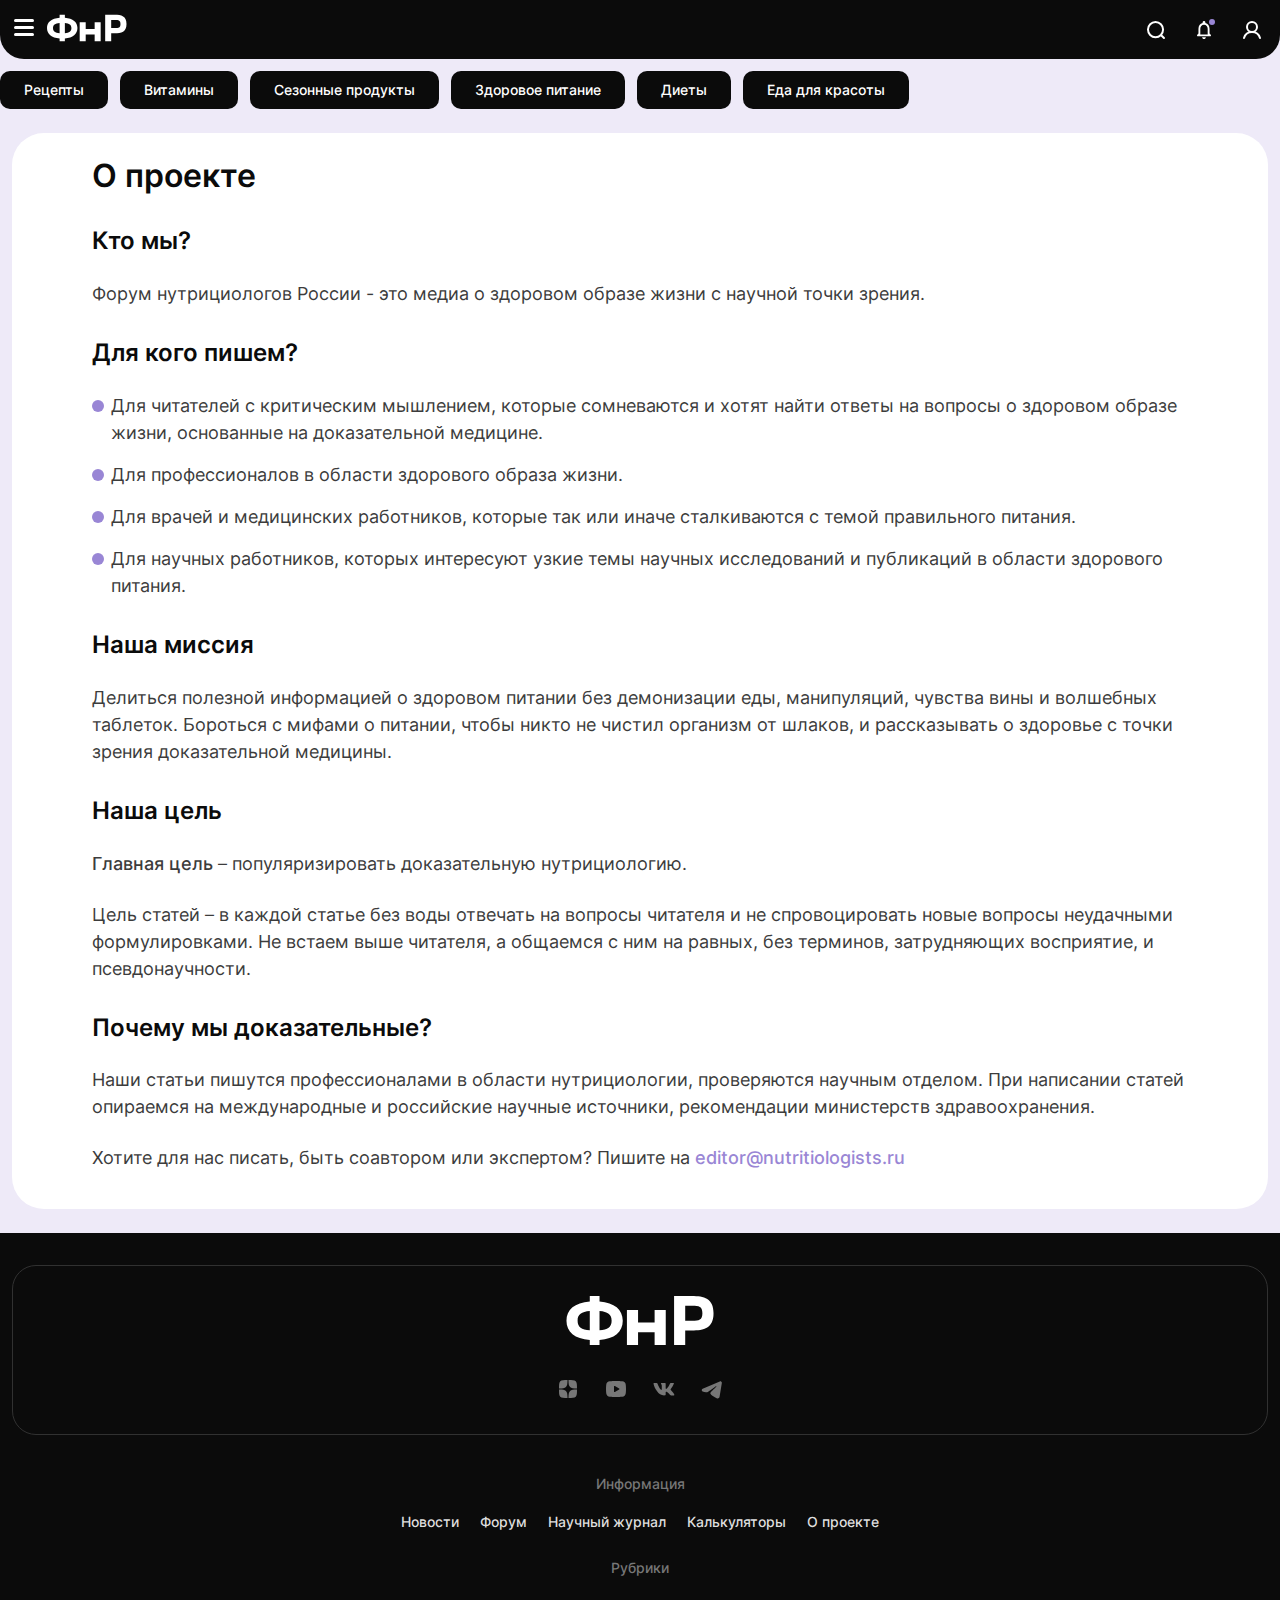
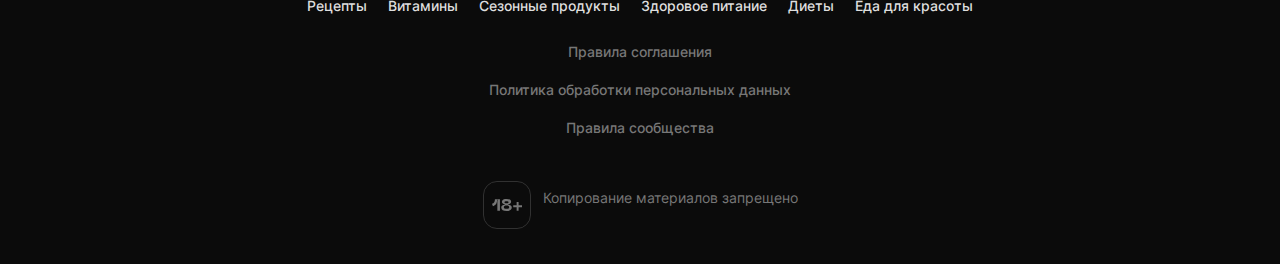
<file: about.html>
<!DOCTYPE html>
<html lang="ru">
<head>
    <meta charset="utf-8">
    <title>Главная</title>
    <meta name="description" content="Описание">

    <meta name="viewport" content="width=device-width, initial-scale=1.0">

    <link rel="stylesheet" href="assets/css/style.css">


    <link rel="stylesheet" href="assets/libs/fancybox/fancybox.css">
    <link rel="stylesheet" href="assets/libs/swiper/swiper-bundle.min.css">
</head>
<body>
<header>
    <div class="container">
        <div class="header">
            <div class="header__top">

                <div class="header__logo">
                    <a href="/">
                        <img src="assets/images/logo.svg" alt="Logo" width="96" height="32">
                    </a>
                </div>

                <div class="header__menu menu">
                    <nav>
                        <ul class="menu__list">
                            <li class="menu__item">
                                <a href="#" class="menu__link">О проекте</a>
                            </li>
                            <li class="menu__item">
                                <a href="#" class="menu__link">Форум</a>
                            </li>
                            <li class="menu__item">
                                <a href="#" class="menu__link">Контакты</a>
                            </li>
                            <li class="menu__item">
                                <a href="#" class="menu__link">Реклама</a>
                            </li>
                            <li class="menu__item">
                                <a href="#" class="menu__link">Редакция</a>
                            </li>
                        </ul>
                    </nav>
                </div>
                <div class="header__wrap">
                    <div class="header__social social">
                        <div class="social__item">
                            <a href="#">
                                <svg width="24" height="24" viewBox="0 0 24 24" fill="none"
                                     xmlns="http://www.w3.org/2000/svg" class="default">
                                    <path d="M14.0462 14.0462C12.6923 15.4431 12.5939 17.1846 12.4769 21C16.0338 21 18.4892 20.9877 19.7569 19.7569C20.9877 18.4892 21 15.9169 21 12.4769C17.1846 12.6 15.4431 12.6923 14.0462 14.0462ZM3.00002 12.4769C3.00002 15.9169 3.01232 18.4892 4.24309 19.7569C5.51078 20.9877 7.96617 21 11.5231 21C11.4 17.1846 11.3077 15.4431 9.95386 14.0462C8.55693 12.6923 6.8154 12.5938 3.00002 12.4769ZM11.5231 3C7.9723 3 5.51077 3.0123 4.24308 4.24307C3.01231 5.51077 3 8.08307 3 11.5231C6.81538 11.4 8.55692 11.3077 9.95384 9.95384C11.3077 8.55692 11.4061 6.81538 11.5231 3ZM14.0462 9.95385C12.6923 8.55693 12.5939 6.81539 12.4769 3C16.0339 3 18.4892 3.01231 19.7569 4.24308C20.9877 5.51077 21 8.08308 21 11.5231C17.1846 11.4 15.4431 11.3077 14.0462 9.95385Z"
                                          fill="#777777"/>

                                </svg>
                                <svg width="24" height="24" viewBox="0 0 24 24" fill="none"
                                     xmlns="http://www.w3.org/2000/svg" class="hover">
                                    <g clip-path="url(#clip0_296_82381)">
                                        <path d="M14.7282 14.7282C12.9231 16.5908 12.7918 18.9128 12.6359 24C17.3785 24 20.6523 23.9836 22.3426 22.3426C23.9836 20.6523 24 17.2226 24 12.6359C18.9128 12.8 16.5908 12.9231 14.7282 14.7282ZM2.08145e-05 12.6359C2.08145e-05 17.2226 0.016431 20.6523 1.65746 22.3426C3.34771 23.9836 6.62155 24 11.3641 24C11.2 18.9128 11.0769 16.5908 9.27181 14.7282C7.40925 12.9231 5.0872 12.7918 2.08145e-05 12.6359ZM11.3641 -4.10814e-06C6.62974 -4.10814e-06 3.34769 0.0164063 1.65743 1.65743C0.0164102 3.34769 0 6.77743 0 11.3641C5.08717 11.2 7.40922 11.0769 9.27179 9.27179C11.0769 7.40923 11.2082 5.08718 11.3641 -4.10814e-06ZM14.7282 9.2718C12.9231 7.40924 12.7918 5.08718 12.6359 4.10814e-06C17.3785 4.10814e-06 20.6523 0.0164143 22.3426 1.65744C23.9836 3.3477 24 6.77744 24 11.3641C18.9128 11.2 16.5908 11.0769 14.7282 9.2718Z"
                                              fill="url(#paint0_linear_296_8238)"/>
                                    </g>
                                    <defs>
                                        <linearGradient id="paint0_linear_296_8238" x1="-4.56" y1="14.28" x2="24" y2="0"
                                                        gradientUnits="userSpaceOnUse">
                                            <stop offset="0" stop-color="#FF519A"/>
                                            <stop offset="1" stop-color="#50ABFF"/>
                                        </linearGradient>
                                        <clipPath id="clip0_296_82381">
                                            <rect width="24" height="24" fill="white"/>
                                        </clipPath>
                                    </defs>
                                </svg>
                            </a>
                        </div>
                        <div class="social__item">
                            <a href="#">
                                <svg width="24" height="24" viewBox="0 0 24 24" fill="none" class="default"
                                     xmlns="http://www.w3.org/2000/svg">
                                    <g clip-path="url(#clip0_631_123581)">
                                        <path fill-rule="evenodd" clip-rule="evenodd"
                                              d="M12 4C12.855 4 13.732 4.022 14.582 4.058L15.586 4.106L16.547 4.163L17.447 4.224L18.269 4.288C19.161 4.35628 20.0004 4.73695 20.6395 5.36304C21.2786 5.98913 21.6764 6.82054 21.763 7.711L21.803 8.136L21.878 9.046C21.948 9.989 22 11.017 22 12C22 12.983 21.948 14.011 21.878 14.954L21.803 15.864C21.79 16.01 21.777 16.151 21.763 16.289C21.6764 17.1796 21.2784 18.0112 20.6391 18.6373C19.9999 19.2634 19.1602 19.6439 18.268 19.712L17.448 19.775L16.548 19.837L15.586 19.894L14.582 19.942C13.7218 19.9794 12.861 19.9987 12 20C11.139 19.9987 10.2782 19.9794 9.418 19.942L8.414 19.894L7.453 19.837L6.553 19.775L5.731 19.712C4.83895 19.6437 3.99955 19.2631 3.36047 18.637C2.72139 18.0109 2.32357 17.1795 2.237 16.289L2.197 15.864L2.122 14.954C2.04554 13.9711 2.00484 12.9858 2 12C2 11.017 2.052 9.989 2.122 9.046L2.197 8.136C2.21 7.99 2.223 7.849 2.237 7.711C2.32354 6.8207 2.72122 5.98942 3.36009 5.36334C3.99897 4.73727 4.83813 4.3565 5.73 4.288L6.551 4.224L7.451 4.163L8.413 4.106L9.417 4.058C10.2775 4.02063 11.1387 4.0013 12 4ZM10 9.575V14.425C10 14.887 10.5 15.175 10.9 14.945L15.1 12.52C15.1914 12.4674 15.2673 12.3916 15.3201 12.3003C15.3729 12.209 15.4007 12.1055 15.4007 12C15.4007 11.8945 15.3729 11.791 15.3201 11.6997C15.2673 11.6084 15.1914 11.5326 15.1 11.48L10.9 9.056C10.8088 9.00332 10.7053 8.9756 10.5999 8.97562C10.4945 8.97563 10.3911 9.00339 10.2998 9.0561C10.2086 9.1088 10.1329 9.1846 10.0802 9.27587C10.0276 9.36713 9.99993 9.47065 10 9.576V9.575Z"
                                              fill="#777777"/>
                                    </g>
                                    <defs>
                                        <clipPath id="clip0_631_123581">
                                            <rect width="24" height="24" fill="white"/>
                                        </clipPath>
                                    </defs>
                                </svg>

                                <svg width="24" height="24" viewBox="0 0 24 24" fill="none"
                                     xmlns="http://www.w3.org/2000/svg" class="hover">
                                    <g clip-path="url(#clip0_296_82462)">
                                        <path fill-rule="evenodd" clip-rule="evenodd"
                                              d="M12 2C13.026 2 14.0784 2.0275 15.0984 2.0725L16.3032 2.1325L17.4564 2.20375L18.5364 2.28L19.5228 2.36C20.5933 2.44535 21.6005 2.92118 22.3674 3.7038C23.1343 4.48642 23.6117 5.52567 23.7156 6.63875L23.7636 7.17L23.8536 8.3075C23.9376 9.48625 24 10.7712 24 12C24 13.2288 23.9376 14.5138 23.8536 15.6925L23.7636 16.83C23.748 17.0125 23.7324 17.1887 23.7156 17.3612C23.6117 18.4745 23.1341 19.5139 22.367 20.2966C21.5998 21.0792 20.5923 21.5549 19.5216 21.64L18.5376 21.7188L17.4576 21.7962L16.3032 21.8675L15.0984 21.9275C14.0662 21.9742 13.0332 21.9984 12 22C10.9668 21.9984 9.9338 21.9742 8.9016 21.9275L7.6968 21.8675L6.5436 21.7962L5.4636 21.7188L4.4772 21.64C3.40674 21.5547 2.39946 21.0788 1.63257 20.2962C0.865672 19.5136 0.388289 18.4743 0.2844 17.3612L0.2364 16.83L0.1464 15.6925C0.0546451 14.4639 0.00581282 13.2323 0 12C0 10.7712 0.0624 9.48625 0.1464 8.3075L0.2364 7.17C0.252 6.9875 0.2676 6.81125 0.2844 6.63875C0.388249 5.52587 0.86546 4.48677 1.63211 3.70418C2.39876 2.92159 3.40575 2.44563 4.476 2.36L5.4612 2.28L6.5412 2.20375L7.6956 2.1325L8.9004 2.0725C9.933 2.02579 10.9664 2.00162 12 2ZM9.6 8.96875V15.0312C9.6 15.6088 10.2 15.9688 10.68 15.6812L15.72 12.65C15.8297 12.5842 15.9208 12.4895 15.9841 12.3754C16.0475 12.2613 16.0808 12.1318 16.0808 12C16.0808 11.8682 16.0475 11.7387 15.9841 11.6246C15.9208 11.5105 15.8297 11.4158 15.72 11.35L10.68 8.32C10.5705 8.25415 10.4463 8.2195 10.3199 8.21952C10.1935 8.21954 10.0693 8.25424 9.9598 8.32012C9.85033 8.386 9.75945 8.48075 9.69629 8.59483C9.63313 8.70891 9.59992 8.83831 9.6 8.97V8.96875Z"
                                              fill="url(#paint0_linear_296_82461)"/>
                                    </g>
                                    <defs>
                                        <linearGradient id="paint0_linear_296_82461" x1="-4.56" y1="13.9" x2="21.69"
                                                        y2="-1.85" gradientUnits="userSpaceOnUse">
                                            <stop offset="0" stop-color="#FF519A"/>
                                            <stop offset="1" stop-color="#50ABFF"/>
                                        </linearGradient>
                                        <clipPath id="clip0_296_82462">
                                            <rect width="24" height="24" fill="white"/>
                                        </clipPath>
                                    </defs>
                                </svg>
                            </a>
                        </div>
                        <div class="social__item">
                            <a href="#">
                                <svg width="24" height="24" viewBox="0 0 24 24" class="default" fill="none"
                                     xmlns="http://www.w3.org/2000/svg">
                                    <path d="M21.504 18.3813H19.222C18.359 18.3813 18.099 17.6823 16.552 16.1343C15.2 14.8313 14.629 14.6693 14.287 14.6693C13.814 14.6693 13.685 14.7993 13.685 15.4503V17.5023C13.685 18.0573 13.505 18.3823 12.055 18.3823C10.6483 18.2878 9.28416 17.8605 8.07497 17.1355C6.86578 16.4105 5.84612 15.4086 5.1 14.2123C3.32839 12.0074 2.09571 9.41941 1.5 6.65433C1.5 6.31233 1.63 6.00233 2.282 6.00233H4.562C5.148 6.00233 5.359 6.26333 5.589 6.86633C6.696 10.1243 8.585 12.9583 9.352 12.9583C9.646 12.9583 9.774 12.8283 9.774 12.0953V8.73933C9.677 7.20833 8.864 7.07933 8.864 6.52533C8.87428 6.37917 8.94114 6.24278 9.05037 6.14513C9.15961 6.04747 9.30261 5.99625 9.449 6.00233H13.033C13.523 6.00233 13.685 6.24633 13.685 6.83233V11.3623C13.685 11.8513 13.895 12.0133 14.043 12.0133C14.337 12.0133 14.563 11.8513 15.102 11.3133C16.2574 9.90432 17.2013 8.3345 17.904 6.65333C17.9759 6.45149 18.1119 6.27871 18.2912 6.16135C18.4705 6.04399 18.6832 5.9885 18.897 6.00333H21.178C21.862 6.00333 22.007 6.34533 21.862 6.83333C21.0324 8.69175 20.0058 10.4558 18.8 12.0953C18.554 12.4703 18.456 12.6653 18.8 13.1053C19.026 13.4473 19.826 14.1153 20.363 14.7503C21.145 15.5303 21.794 16.4323 22.285 17.4203C22.481 18.0563 22.155 18.3813 21.504 18.3813Z"
                                          fill="#777777"/>
                                </svg>
                                <svg width="24" height="24" viewBox="0 0 24 24" fill="none"
                                     xmlns="http://www.w3.org/2000/svg" class="hover">
                                    <path d="M23.0356 18.9989H20.4078C19.414 18.9989 19.1146 18.2085 17.3331 16.4581C15.7762 14.9848 15.1187 14.8016 14.7249 14.8016C14.1802 14.8016 14.0316 14.9486 14.0316 15.6847V18.005C14.0316 18.6325 13.8244 19 12.1546 19C10.5347 18.8931 8.96385 18.4099 7.5714 17.5902C6.17896 16.7704 5.00478 15.6375 4.14558 14.2848C2.10548 11.7916 0.685987 8.86534 0 5.73877C0 5.35206 0.149702 5.00153 0.900512 5.00153H3.52605C4.20085 5.00153 4.44383 5.29666 4.70869 5.97849C5.98345 9.66241 8.15873 12.8669 9.04197 12.8669C9.38053 12.8669 9.52793 12.7199 9.52793 11.8911V8.09635C9.41623 6.3652 8.48001 6.21933 8.48001 5.59291C8.49186 5.42764 8.56885 5.27342 8.69463 5.163C8.82042 5.05257 8.98509 4.99465 9.15367 5.00153H13.2808C13.8451 5.00153 14.0316 5.27743 14.0316 5.94004V11.0623C14.0316 11.6152 14.2735 11.7984 14.4439 11.7984C14.7824 11.7984 15.0427 11.6152 15.6634 11.0069C16.9938 9.41364 18.0808 7.63859 18.89 5.73764C18.9729 5.50941 19.1294 5.31404 19.3359 5.18134C19.5424 5.04864 19.7874 4.98589 20.0335 5.00266H22.6602C23.4479 5.00266 23.6148 5.38938 23.4479 5.94117C22.4925 8.04254 21.3104 10.0373 19.9218 11.8911C19.6385 12.3151 19.5257 12.5356 19.9218 13.0331C20.1821 13.4198 21.1033 14.1752 21.7217 14.8932C22.6222 15.7752 23.3696 16.7951 23.935 17.9122C24.1607 18.6314 23.7853 18.9989 23.0356 18.9989Z"
                                          fill="url(#paint0_linear_296_82182)"/>
                                    <defs>
                                        <linearGradient id="paint0_linear_296_82182" x1="-4.56" y1="13.33" x2="16.02"
                                                        y2="-4.31" gradientUnits="userSpaceOnUse">
                                            <stop offset="0" stop-color="#FF519A"/>
                                            <stop offset="1" stop-color="#50ABFF"/>
                                        </linearGradient>
                                    </defs>
                                </svg>
                            </a>
                        </div>
                        <div class="social__item">
                            <a href="#">
                                <svg width="24" height="24" viewBox="0 0 24 24" class="default" fill="none"
                                     xmlns="http://www.w3.org/2000/svg">
                                    <g clip-path="url(#clip0_631_1236431)">
                                        <path fill-rule="evenodd" clip-rule="evenodd"
                                              d="M19.7767 4.42997C20.0238 4.32596 20.2943 4.29008 20.5599 4.32608C20.8256 4.36208 21.0768 4.46863 21.2873 4.63465C21.4979 4.80067 21.6601 5.02008 21.757 5.27005C21.854 5.52002 21.8822 5.79141 21.8387 6.05597L19.5707 19.813C19.3507 21.14 17.8947 21.901 16.6777 21.24C15.6597 20.687 14.1477 19.835 12.7877 18.946C12.1077 18.501 10.0247 17.076 10.2807 16.062C10.5007 15.195 14.0007 11.937 16.0007 9.99997C16.7857 9.23897 16.4277 8.79997 15.5007 9.49997C13.1987 11.238 9.50265 13.881 8.28065 14.625C7.20265 15.281 6.64065 15.393 5.96865 15.281C4.74265 15.077 3.60565 14.761 2.67765 14.376C1.42365 13.856 1.48465 12.132 2.67665 11.63L19.7767 4.42997Z"
                                              fill="#777777"/>
                                    </g>
                                    <defs>
                                        <clipPath id="clip0_631_1236431">
                                            <rect width="24" height="24" fill="white"/>
                                        </clipPath>
                                    </defs>
                                </svg>
                                <svg width="24" height="24" viewBox="0 0 24 24" fill="none"
                                     xmlns="http://www.w3.org/2000/svg" class="hover">
                                    <g clip-path="url(#clip0_296_82251)">
                                        <path fill-rule="evenodd" clip-rule="evenodd"
                                              d="M21.514 2.14367C21.8091 2.01646 22.1321 1.97258 22.4493 2.01661C22.7666 2.06064 23.0665 2.19096 23.3179 2.39401C23.5693 2.59706 23.763 2.86542 23.8788 3.17114C23.9946 3.47687 24.0282 3.8088 23.9762 4.13237L21.268 20.9581C21.0053 22.5811 19.2667 23.5118 17.8135 22.7034C16.5979 22.027 14.7924 20.985 13.1684 19.8977C12.3564 19.3534 9.86912 17.6106 10.1748 16.3704C10.4375 15.31 14.6169 11.3252 17.0051 8.95614C17.9424 8.02539 17.515 7.48846 16.408 8.34461C13.6592 10.4703 9.2458 13.7029 7.78661 14.6128C6.49937 15.4152 5.82828 15.5521 5.02584 15.4152C3.56187 15.1656 2.20418 14.7792 1.09605 14.3083C-0.401352 13.6723 -0.328512 11.5637 1.09486 10.9497L21.514 2.14367Z"
                                              fill="url(#paint0_linear_296_8225)"/>
                                    </g>
                                    <defs>
                                        <linearGradient id="paint0_linear_296_8225" x1="-4.56" y1="14.495" x2="22.3523"
                                                        y2="-0.883461" gradientUnits="userSpaceOnUse">
                                            <stop offset="0" stop-color="#FF519A"/>
                                            <stop offset="1" stop-color="#50ABFF"/>
                                        </linearGradient>
                                        <clipPath id="clip0_296_82251">
                                            <rect width="24" height="24" fill="white"/>
                                        </clipPath>
                                    </defs>
                                </svg>
                            </a>
                        </div>
                    </div>
                    <form class="header__search search">
                        <input type="search" value="" name="search" id="search" class="search__input"
                               placeholder="Поиск">
                        <button type="button" class="search__button" aria-label="Поиск"></button>
                        <button type="button" class="search__close" aria-label="Закрыть"></button>
                    </form>
                    <button class="header__notification" data-fancybox="notification" aria-label="Уведомления"
                            data-src="#modal-notification">

                        <svg width="24" height="24" viewBox="0 0 24 24" fill="none" xmlns="http://www.w3.org/2000/svg">
                            <path d="M18.7268 16.6523L17.5365 15.4615V10.8462C17.5365 8.01231 16.0232 5.64 13.3842 5.01231V4.38462C13.3842 3.61846 12.766 3 12.0002 3C11.2343 3 10.6161 3.61846 10.6161 4.38462V5.01231C7.96789 5.64 6.46387 8.00308 6.46387 10.8462V15.4615L5.27356 16.6523C4.69225 17.2338 5.09825 18.2308 5.91946 18.2308H18.0716C18.9021 18.2308 19.3081 17.2338 18.7268 16.6523ZM15.691 16.3846H8.3093V10.8462C8.3093 8.55692 9.7026 6.69231 12.0002 6.69231C14.2977 6.69231 15.691 8.55692 15.691 10.8462V16.3846ZM12.0002 21C13.0151 21 13.8456 20.1692 13.8456 19.1538H10.1547C10.1547 19.6435 10.3492 20.1131 10.6952 20.4593C11.0413 20.8055 11.5107 21 12.0002 21Z"
                                  fill="white"/>
                            <path d="M15.691 16.3846H8.3093V10.8462C8.3093 8.55692 9.7026 6.69231 12.0002 6.69231C14.2977 6.69231 15.691 8.55692 15.691 10.8462V16.3846Z"
                                  fill="#9986D5" class="active_visible"/>
                            <circle cx="20" cy="4" r="3" fill="#9986D5"/>
                        </svg>
                    </button>
                    <button class="header__account" aria-label="Аккаунт" data-fancybox data-src="#modal-signin">
                        <svg width="24" height="24" viewBox="0 0 24 24" fill="none" xmlns="http://www.w3.org/2000/svg">
                            <circle cx="12" cy="9" r="5" stroke="white" stroke-width="2"/>
                            <path d="M20 20C18.9175 16.2886 15.866 14 12 14C8.13401 14 5.08248 16.2886 4 20"
                                  stroke="white" stroke-width="2" stroke-linecap="round"/>
                        </svg>

                    </button>
                    <button class="header__account hidden" aria-label="Аккаунт">
                        <img src="assets/images/user.png" alt="user" width="32" height="32">

                    </button>
                </div>
            </div>
            <div class="header__bottom">
                <div class="header__rubric rubric swiper">
                    <div class="swiper-wrapper">
                        <div class="swiper-slide rubric__item">
                            <a href="#" class="rubric__link">Рецепты</a>

                        </div>
                        <div class="swiper-slide rubric__item">
                            <a href="#" class="rubric__link">Витамины</a>

                        </div>
                        <div class="swiper-slide rubric__item">
                            <a href="#" class="rubric__link">Сезонные продукты</a>

                        </div>
                        <div class="swiper-slide rubric__item">
                            <a href="#" class="rubric__link">Здоровое питание</a>

                        </div>
                        <div class="swiper-slide rubric__item">
                            <a href="#" class="rubric__link">Диеты</a>

                        </div>
                        <div class="swiper-slide rubric__item">
                            <a href="#" class="rubric__link">Еда для красоты</a>

                        </div>
                        <div class="swiper-slide rubric__item">
                            <a href="#" class="rubric__link">Диеты</a>

                        </div>
                        <div class="swiper-slide rubric__item">
                            <a href="#" class="rubric__link">Еда для красоты</a>

                        </div>
                        <div class="swiper-slide rubric__item">
                            <a href="#" class="rubric__link">Диеты</a>

                        </div>
                        <div class="swiper-slide rubric__item">
                            <a href="#" class="rubric__link">Еда для красоты</a>

                        </div>
                        <div class="swiper-slide rubric__item">
                            <a href="#" class="rubric__link">Диеты</a>

                        </div>
                        <div class="swiper-slide rubric__item">
                            <a href="#" class="rubric__link">Еда для красоты</a>

                        </div>
                        <div class="swiper-slide rubric__item">
                            <a href="#" class="rubric__link">Диеты</a>

                        </div>
                        <div class="swiper-slide rubric__item">
                            <a href="#" class="rubric__link">Еда для красоты</a>

                        </div>

                    </div>

                    <div class="slider-prev"></div>
                    <div class="slider-next">
                        <div>
                            <svg width="14" height="14" viewBox="0 0 14 14" fill="none" xmlns="http://www.w3.org/2000/svg">
                                <path d="M5.25 11.0837L9.33333 7.00033L5.25 2.91699" stroke="white" stroke-width="2" stroke-linecap="round" stroke-linejoin="round"/>
                            </svg>
                        </div>
                    </div>
                </div>
                <div class="header__form modal-form">
                    <button class="modal-form__button" data-fancybox data-src="#modal-question"
                            aria-label="Есть вопрос?">Есть вопрос?
                    </button>

                </div>
            </div>
        </div>
        <div class="header__mobile mobile">
            <input type="checkbox" id="burger-checkbox" class="header__checkbox">
            <label for="burger-checkbox" class="header__burger"><img src="assets/images/menu.svg" alt="Меню" width="24"
                                                                     height="24"></label>
            <div class="mobile__content">
                <div class="mobile__top">
                    <div class="mobile__close"></div>
                    <div class="mobile__logo">
                        <a href="/">
                            <img src="assets/images/logo-dark.svg" alt="logo" width="80" height="32">
                        </a>
                    </div>

                </div>

                <div class="header__menu menu header__menu_mobile">

                    <div class="menu__wrap">
                        <div class="menu__title">Информация</div>
                        <ul class="menu__list">
                            <li class="menu__item">
                                <a href="#" class="menu__link">О проекте</a>
                            </li>
                            <li class="menu__item">
                                <a href="#" class="menu__link">Форум</a>
                            </li>
                            <li class="menu__item">
                                <a href="#" class="menu__link">Контакты</a>
                            </li>
                            <li class="menu__item">
                                <a href="#" class="menu__link">Реклама</a>
                            </li>
                            <li class="menu__item">
                                <a href="#" class="menu__link">Редакция</a>
                            </li>
                        </ul>
                    </div>
                    <div class="menu__wrap">
                        <div class="menu__title menu__title_margin">Рубрики</div>
                        <ul class="menu__list">
                            <li class="menu__item menu__item_margin">
                                <a href="#" class="menu__link">Рецепты</a>
                            </li>
                            <li class="menu__item menu__item_margin">
                                <a href="#" class="menu__link">Витамины</a>
                            </li>
                            <li class="menu__item menu__item_margin">
                                <a href="#" class="menu__link">Сезонные продукты</a>
                            </li>
                            <li class="menu__item menu__item_margin">
                                <a href="#" class="menu__link">Здоровое питание</a>
                            </li>
                            <li class="menu__item menu__item_margin">
                                <a href="#" class="menu__link">Диенты</a>
                            </li>
                            <li class="menu__item menu__item_margin">
                                <a href="#" class="menu__link">Еда для красоты</a>
                            </li>
                        </ul>
                    </div>

                </div>
                <div class="mobile__social">
                    <div class="menu__title menu__title_margin">Мы в соцсетях</div>
                    <div class="social">
                        <div class="social__item">
                            <a href="#">
                                <svg width="24" height="24" viewBox="0 0 24 24" fill="none"
                                     xmlns="http://www.w3.org/2000/svg" class="default">
                                    <path d="M14.0462 14.0462C12.6923 15.4431 12.5939 17.1846 12.4769 21C16.0338 21 18.4892 20.9877 19.7569 19.7569C20.9877 18.4892 21 15.9169 21 12.4769C17.1846 12.6 15.4431 12.6923 14.0462 14.0462ZM3.00002 12.4769C3.00002 15.9169 3.01232 18.4892 4.24309 19.7569C5.51078 20.9877 7.96617 21 11.5231 21C11.4 17.1846 11.3077 15.4431 9.95386 14.0462C8.55693 12.6923 6.8154 12.5938 3.00002 12.4769ZM11.5231 3C7.9723 3 5.51077 3.0123 4.24308 4.24307C3.01231 5.51077 3 8.08307 3 11.5231C6.81538 11.4 8.55692 11.3077 9.95384 9.95384C11.3077 8.55692 11.4061 6.81538 11.5231 3ZM14.0462 9.95385C12.6923 8.55693 12.5939 6.81539 12.4769 3C16.0339 3 18.4892 3.01231 19.7569 4.24308C20.9877 5.51077 21 8.08308 21 11.5231C17.1846 11.4 15.4431 11.3077 14.0462 9.95385Z"
                                          fill="#777777"/>

                                </svg>
                                <svg width="24" height="24" viewBox="0 0 24 24" fill="none"
                                     xmlns="http://www.w3.org/2000/svg" class="hover">
                                    <g clip-path="url(#clip0_296_82382)">
                                        <path d="M14.7282 14.7282C12.9231 16.5908 12.7918 18.9128 12.6359 24C17.3785 24 20.6523 23.9836 22.3426 22.3426C23.9836 20.6523 24 17.2226 24 12.6359C18.9128 12.8 16.5908 12.9231 14.7282 14.7282ZM2.08145e-05 12.6359C2.08145e-05 17.2226 0.016431 20.6523 1.65746 22.3426C3.34771 23.9836 6.62155 24 11.3641 24C11.2 18.9128 11.0769 16.5908 9.27181 14.7282C7.40925 12.9231 5.0872 12.7918 2.08145e-05 12.6359ZM11.3641 -4.10814e-06C6.62974 -4.10814e-06 3.34769 0.0164063 1.65743 1.65743C0.0164102 3.34769 0 6.77743 0 11.3641C5.08717 11.2 7.40922 11.0769 9.27179 9.27179C11.0769 7.40923 11.2082 5.08718 11.3641 -4.10814e-06ZM14.7282 9.2718C12.9231 7.40924 12.7918 5.08718 12.6359 4.10814e-06C17.3785 4.10814e-06 20.6523 0.0164143 22.3426 1.65744C23.9836 3.3477 24 6.77744 24 11.3641C18.9128 11.2 16.5908 11.0769 14.7282 9.2718Z"
                                              fill="url(#paint0_linear_296_82382)"/>
                                    </g>
                                    <defs>
                                        <linearGradient id="paint0_linear_296_82382" x1="-4.56" y1="14.28" x2="24"
                                                        y2="0" gradientUnits="userSpaceOnUse">
                                            <stop offset="0" stop-color="#FF519A"/>
                                            <stop offset="1" stop-color="#50ABFF"/>
                                        </linearGradient>
                                        <clipPath id="clip0_296_82382">
                                            <rect width="24" height="24" fill="white"/>
                                        </clipPath>
                                    </defs>
                                </svg>
                            </a>
                        </div>
                        <div class="social__item">
                            <a href="#">
                                <svg width="24" height="24" viewBox="0 0 24 24" fill="none" class="default"
                                     xmlns="http://www.w3.org/2000/svg">
                                    <g clip-path="url(#clip0_631_123582)">
                                        <path fill-rule="evenodd" clip-rule="evenodd"
                                              d="M12 4C12.855 4 13.732 4.022 14.582 4.058L15.586 4.106L16.547 4.163L17.447 4.224L18.269 4.288C19.161 4.35628 20.0004 4.73695 20.6395 5.36304C21.2786 5.98913 21.6764 6.82054 21.763 7.711L21.803 8.136L21.878 9.046C21.948 9.989 22 11.017 22 12C22 12.983 21.948 14.011 21.878 14.954L21.803 15.864C21.79 16.01 21.777 16.151 21.763 16.289C21.6764 17.1796 21.2784 18.0112 20.6391 18.6373C19.9999 19.2634 19.1602 19.6439 18.268 19.712L17.448 19.775L16.548 19.837L15.586 19.894L14.582 19.942C13.7218 19.9794 12.861 19.9987 12 20C11.139 19.9987 10.2782 19.9794 9.418 19.942L8.414 19.894L7.453 19.837L6.553 19.775L5.731 19.712C4.83895 19.6437 3.99955 19.2631 3.36047 18.637C2.72139 18.0109 2.32357 17.1795 2.237 16.289L2.197 15.864L2.122 14.954C2.04554 13.9711 2.00484 12.9858 2 12C2 11.017 2.052 9.989 2.122 9.046L2.197 8.136C2.21 7.99 2.223 7.849 2.237 7.711C2.32354 6.8207 2.72122 5.98942 3.36009 5.36334C3.99897 4.73727 4.83813 4.3565 5.73 4.288L6.551 4.224L7.451 4.163L8.413 4.106L9.417 4.058C10.2775 4.02063 11.1387 4.0013 12 4ZM10 9.575V14.425C10 14.887 10.5 15.175 10.9 14.945L15.1 12.52C15.1914 12.4674 15.2673 12.3916 15.3201 12.3003C15.3729 12.209 15.4007 12.1055 15.4007 12C15.4007 11.8945 15.3729 11.791 15.3201 11.6997C15.2673 11.6084 15.1914 11.5326 15.1 11.48L10.9 9.056C10.8088 9.00332 10.7053 8.9756 10.5999 8.97562C10.4945 8.97563 10.3911 9.00339 10.2998 9.0561C10.2086 9.1088 10.1329 9.1846 10.0802 9.27587C10.0276 9.36713 9.99993 9.47065 10 9.576V9.575Z"
                                              fill="#777777"/>
                                    </g>
                                    <defs>
                                        <clipPath id="clip0_631_123582">
                                            <rect width="24" height="24" fill="white"/>
                                        </clipPath>
                                    </defs>
                                </svg>

                                <svg width="24" height="24" viewBox="0 0 24 24" fill="none"
                                     xmlns="http://www.w3.org/2000/svg" class="hover">
                                    <g clip-path="url(#clip0_296_82463)">
                                        <path fill-rule="evenodd" clip-rule="evenodd"
                                              d="M12 2C13.026 2 14.0784 2.0275 15.0984 2.0725L16.3032 2.1325L17.4564 2.20375L18.5364 2.28L19.5228 2.36C20.5933 2.44535 21.6005 2.92118 22.3674 3.7038C23.1343 4.48642 23.6117 5.52567 23.7156 6.63875L23.7636 7.17L23.8536 8.3075C23.9376 9.48625 24 10.7712 24 12C24 13.2288 23.9376 14.5138 23.8536 15.6925L23.7636 16.83C23.748 17.0125 23.7324 17.1887 23.7156 17.3612C23.6117 18.4745 23.1341 19.5139 22.367 20.2966C21.5998 21.0792 20.5923 21.5549 19.5216 21.64L18.5376 21.7188L17.4576 21.7962L16.3032 21.8675L15.0984 21.9275C14.0662 21.9742 13.0332 21.9984 12 22C10.9668 21.9984 9.9338 21.9742 8.9016 21.9275L7.6968 21.8675L6.5436 21.7962L5.4636 21.7188L4.4772 21.64C3.40674 21.5547 2.39946 21.0788 1.63257 20.2962C0.865672 19.5136 0.388289 18.4743 0.2844 17.3612L0.2364 16.83L0.1464 15.6925C0.0546451 14.4639 0.00581282 13.2323 0 12C0 10.7712 0.0624 9.48625 0.1464 8.3075L0.2364 7.17C0.252 6.9875 0.2676 6.81125 0.2844 6.63875C0.388249 5.52587 0.86546 4.48677 1.63211 3.70418C2.39876 2.92159 3.40575 2.44563 4.476 2.36L5.4612 2.28L6.5412 2.20375L7.6956 2.1325L8.9004 2.0725C9.933 2.02579 10.9664 2.00162 12 2ZM9.6 8.96875V15.0312C9.6 15.6088 10.2 15.9688 10.68 15.6812L15.72 12.65C15.8297 12.5842 15.9208 12.4895 15.9841 12.3754C16.0475 12.2613 16.0808 12.1318 16.0808 12C16.0808 11.8682 16.0475 11.7387 15.9841 11.6246C15.9208 11.5105 15.8297 11.4158 15.72 11.35L10.68 8.32C10.5705 8.25415 10.4463 8.2195 10.3199 8.21952C10.1935 8.21954 10.0693 8.25424 9.9598 8.32012C9.85033 8.386 9.75945 8.48075 9.69629 8.59483C9.63313 8.70891 9.59992 8.83831 9.6 8.97V8.96875Z"
                                              fill="url(#paint0_linear_296_82462)"/>
                                    </g>
                                    <defs>
                                        <linearGradient id="paint0_linear_296_82462" x1="-4.56" y1="13.9" x2="21.69"
                                                        y2="-1.85" gradientUnits="userSpaceOnUse">
                                            <stop offset="0" stop-color="#FF519A"/>
                                            <stop offset="1" stop-color="#50ABFF"/>
                                        </linearGradient>
                                        <clipPath id="clip0_296_82463">
                                            <rect width="24" height="24" fill="white"/>
                                        </clipPath>
                                    </defs>
                                </svg>
                            </a>
                        </div>
                        <div class="social__item">
                            <a href="#">
                                <svg width="24" height="24" viewBox="0 0 24 24" class="default" fill="none"
                                     xmlns="http://www.w3.org/2000/svg">
                                    <path d="M21.504 18.3813H19.222C18.359 18.3813 18.099 17.6823 16.552 16.1343C15.2 14.8313 14.629 14.6693 14.287 14.6693C13.814 14.6693 13.685 14.7993 13.685 15.4503V17.5023C13.685 18.0573 13.505 18.3823 12.055 18.3823C10.6483 18.2878 9.28416 17.8605 8.07497 17.1355C6.86578 16.4105 5.84612 15.4086 5.1 14.2123C3.32839 12.0074 2.09571 9.41941 1.5 6.65433C1.5 6.31233 1.63 6.00233 2.282 6.00233H4.562C5.148 6.00233 5.359 6.26333 5.589 6.86633C6.696 10.1243 8.585 12.9583 9.352 12.9583C9.646 12.9583 9.774 12.8283 9.774 12.0953V8.73933C9.677 7.20833 8.864 7.07933 8.864 6.52533C8.87428 6.37917 8.94114 6.24278 9.05037 6.14513C9.15961 6.04747 9.30261 5.99625 9.449 6.00233H13.033C13.523 6.00233 13.685 6.24633 13.685 6.83233V11.3623C13.685 11.8513 13.895 12.0133 14.043 12.0133C14.337 12.0133 14.563 11.8513 15.102 11.3133C16.2574 9.90432 17.2013 8.3345 17.904 6.65333C17.9759 6.45149 18.1119 6.27871 18.2912 6.16135C18.4705 6.04399 18.6832 5.9885 18.897 6.00333H21.178C21.862 6.00333 22.007 6.34533 21.862 6.83333C21.0324 8.69175 20.0058 10.4558 18.8 12.0953C18.554 12.4703 18.456 12.6653 18.8 13.1053C19.026 13.4473 19.826 14.1153 20.363 14.7503C21.145 15.5303 21.794 16.4323 22.285 17.4203C22.481 18.0563 22.155 18.3813 21.504 18.3813Z"
                                          fill="#777777"/>
                                </svg>
                                <svg width="24" height="24" viewBox="0 0 24 24" fill="none"
                                     xmlns="http://www.w3.org/2000/svg" class="hover">
                                    <path d="M23.0356 18.9989H20.4078C19.414 18.9989 19.1146 18.2085 17.3331 16.4581C15.7762 14.9848 15.1187 14.8016 14.7249 14.8016C14.1802 14.8016 14.0316 14.9486 14.0316 15.6847V18.005C14.0316 18.6325 13.8244 19 12.1546 19C10.5347 18.8931 8.96385 18.4099 7.5714 17.5902C6.17896 16.7704 5.00478 15.6375 4.14558 14.2848C2.10548 11.7916 0.685987 8.86534 0 5.73877C0 5.35206 0.149702 5.00153 0.900512 5.00153H3.52605C4.20085 5.00153 4.44383 5.29666 4.70869 5.97849C5.98345 9.66241 8.15873 12.8669 9.04197 12.8669C9.38053 12.8669 9.52793 12.7199 9.52793 11.8911V8.09635C9.41623 6.3652 8.48001 6.21933 8.48001 5.59291C8.49186 5.42764 8.56885 5.27342 8.69463 5.163C8.82042 5.05257 8.98509 4.99465 9.15367 5.00153H13.2808C13.8451 5.00153 14.0316 5.27743 14.0316 5.94004V11.0623C14.0316 11.6152 14.2735 11.7984 14.4439 11.7984C14.7824 11.7984 15.0427 11.6152 15.6634 11.0069C16.9938 9.41364 18.0808 7.63859 18.89 5.73764C18.9729 5.50941 19.1294 5.31404 19.3359 5.18134C19.5424 5.04864 19.7874 4.98589 20.0335 5.00266H22.6602C23.4479 5.00266 23.6148 5.38938 23.4479 5.94117C22.4925 8.04254 21.3104 10.0373 19.9218 11.8911C19.6385 12.3151 19.5257 12.5356 19.9218 13.0331C20.1821 13.4198 21.1033 14.1752 21.7217 14.8932C22.6222 15.7752 23.3696 16.7951 23.935 17.9122C24.1607 18.6314 23.7853 18.9989 23.0356 18.9989Z"
                                          fill="url(#paint0_linear_296_8218)"/>
                                    <defs>
                                        <linearGradient id="paint0_linear_296_8218" x1="-4.56" y1="13.33" x2="16.02"
                                                        y2="-4.31" gradientUnits="userSpaceOnUse">
                                            <stop offset="0" stop-color="#FF519A"/>
                                            <stop offset="1" stop-color="#50ABFF"/>
                                        </linearGradient>
                                    </defs>
                                </svg>
                            </a>
                        </div>
                        <div class="social__item">
                            <a href="#">
                                <svg width="24" height="24" viewBox="0 0 24 24" class="default" fill="none"
                                     xmlns="http://www.w3.org/2000/svg">
                                    <g clip-path="url(#clip0_631_1236432)">
                                        <path fill-rule="evenodd" clip-rule="evenodd"
                                              d="M19.7767 4.42997C20.0238 4.32596 20.2943 4.29008 20.5599 4.32608C20.8256 4.36208 21.0768 4.46863 21.2873 4.63465C21.4979 4.80067 21.6601 5.02008 21.757 5.27005C21.854 5.52002 21.8822 5.79141 21.8387 6.05597L19.5707 19.813C19.3507 21.14 17.8947 21.901 16.6777 21.24C15.6597 20.687 14.1477 19.835 12.7877 18.946C12.1077 18.501 10.0247 17.076 10.2807 16.062C10.5007 15.195 14.0007 11.937 16.0007 9.99997C16.7857 9.23897 16.4277 8.79997 15.5007 9.49997C13.1987 11.238 9.50265 13.881 8.28065 14.625C7.20265 15.281 6.64065 15.393 5.96865 15.281C4.74265 15.077 3.60565 14.761 2.67765 14.376C1.42365 13.856 1.48465 12.132 2.67665 11.63L19.7767 4.42997Z"
                                              fill="#777777"/>
                                    </g>
                                    <defs>
                                        <clipPath id="clip0_631_1236432">
                                            <rect width="24" height="24" fill="white"/>
                                        </clipPath>
                                    </defs>
                                </svg>
                                <svg width="24" height="24" viewBox="0 0 24 24" fill="none"
                                     xmlns="http://www.w3.org/2000/svg" class="hover">
                                    <g clip-path="url(#clip0_296_82252)">
                                        <path fill-rule="evenodd" clip-rule="evenodd"
                                              d="M21.514 2.14367C21.8091 2.01646 22.1321 1.97258 22.4493 2.01661C22.7666 2.06064 23.0665 2.19096 23.3179 2.39401C23.5693 2.59706 23.763 2.86542 23.8788 3.17114C23.9946 3.47687 24.0282 3.8088 23.9762 4.13237L21.268 20.9581C21.0053 22.5811 19.2667 23.5118 17.8135 22.7034C16.5979 22.027 14.7924 20.985 13.1684 19.8977C12.3564 19.3534 9.86912 17.6106 10.1748 16.3704C10.4375 15.31 14.6169 11.3252 17.0051 8.95614C17.9424 8.02539 17.515 7.48846 16.408 8.34461C13.6592 10.4703 9.2458 13.7029 7.78661 14.6128C6.49937 15.4152 5.82828 15.5521 5.02584 15.4152C3.56187 15.1656 2.20418 14.7792 1.09605 14.3083C-0.401352 13.6723 -0.328512 11.5637 1.09486 10.9497L21.514 2.14367Z"
                                              fill="url(#paint0_linear_296_82252)"/>
                                    </g>
                                    <defs>
                                        <linearGradient id="paint0_linear_296_82252" x1="-4.56" y1="14.495" x2="22.3523"
                                                        y2="-0.883461" gradientUnits="userSpaceOnUse">
                                            <stop offset="0" stop-color="#FF519A"/>
                                            <stop offset="1" stop-color="#50ABFF"/>
                                        </linearGradient>
                                        <clipPath id="clip0_296_82252">
                                            <rect width="24" height="24" fill="white"/>
                                        </clipPath>
                                    </defs>
                                </svg>
                            </a>
                        </div>
                    </div>
                </div>
                <div class="header__form modal-form">
                    <div class="modal-form__wrap">
                        <button class="modal-form__button modal-form__button_mobile" data-fancybox
                                data-src="#modal-question" aria-label="Есть вопрос?">Есть вопрос?
                        </button>
                    </div>
                </div>
            </div>
            <div class="header__top">

                <div class="header__logo">
                    <a href="/">
                        <img src="assets/images/logo.svg" alt="Logo" width="80" height="32">
                    </a>
                </div>


                <div class="header__wrap">

                    <div class="header__search search search_mobile">
                        <div class="search_mobile__button"></div>
                        <form class="search_mobile__content">
                            <input type="search" value="" name="search" class="search__input" placeholder="Поиск">
                            <button type="button" class="search__button" aria-label="Поиск"></button>
                            <button type="button" class="search__close_mobile search__close"
                                    aria-label="Закрыть"></button>
                        </form>
                    </div>
                    <button class="header__notification" data-fancybox="notification__mobile"
                            data-src="#modal-notification" aria-label="Уведомления">
                        <svg width="24" height="24" viewBox="0 0 24 24" fill="none" xmlns="http://www.w3.org/2000/svg">
                            <path d="M18.7268 16.6523L17.5365 15.4615V10.8462C17.5365 8.01231 16.0232 5.64 13.3842 5.01231V4.38462C13.3842 3.61846 12.766 3 12.0002 3C11.2343 3 10.6161 3.61846 10.6161 4.38462V5.01231C7.96789 5.64 6.46387 8.00308 6.46387 10.8462V15.4615L5.27356 16.6523C4.69225 17.2338 5.09825 18.2308 5.91946 18.2308H18.0716C18.9021 18.2308 19.3081 17.2338 18.7268 16.6523ZM15.691 16.3846H8.3093V10.8462C8.3093 8.55692 9.7026 6.69231 12.0002 6.69231C14.2977 6.69231 15.691 8.55692 15.691 10.8462V16.3846ZM12.0002 21C13.0151 21 13.8456 20.1692 13.8456 19.1538H10.1547C10.1547 19.6435 10.3492 20.1131 10.6952 20.4593C11.0413 20.8055 11.5107 21 12.0002 21Z"
                                  fill="white"/>
                            <path d="M15.691 16.3846H8.3093V10.8462C8.3093 8.55692 9.7026 6.69231 12.0002 6.69231C14.2977 6.69231 15.691 8.55692 15.691 10.8462V16.3846Z"
                                  fill="#9986D5" class="active_visible"/>
                            <circle cx="20" cy="4" r="3" fill="#9986D5"/>
                        </svg>
                    </button>
                    <button class="header__account" data-fancybox data-src="#modal-signin" aria-label="Аккаунт">
                        <svg width="24" height="24" viewBox="0 0 24 24" fill="none" xmlns="http://www.w3.org/2000/svg">
                            <circle cx="12" cy="9" r="5" stroke="white" stroke-width="2"/>
                            <path d="M20 20C18.9175 16.2886 15.866 14 12 14C8.13401 14 5.08248 16.2886 4 20"
                                  stroke="white" stroke-width="2" stroke-linecap="round"/>
                        </svg>

                    </button>
                    <button class="header__account hidden" aria-label="Аккаунт">
                        <img src="assets/images/user.png" alt="user" width="32" height="32">

                    </button>
                </div>
            </div>
            <div class="header__rubric rubric swiper">
                <div class="swiper-wrapper">
                    <div class="swiper-slide rubric__item">
                        <a href="#" class="rubric__link">Рецепты</a>

                    </div>
                    <div class="swiper-slide rubric__item">
                        <a href="#" class="rubric__link">Витамины</a>

                    </div>
                    <div class="swiper-slide rubric__item">
                        <a href="#" class="rubric__link">Сезонные продукты</a>

                    </div>
                    <div class="swiper-slide rubric__item">
                        <a href="#" class="rubric__link">Здоровое питание</a>

                    </div>
                    <div class="swiper-slide rubric__item">
                        <a href="#" class="rubric__link">Диеты</a>

                    </div>
                    <div class="swiper-slide rubric__item">
                        <a href="#" class="rubric__link">Еда для красоты</a>

                    </div>
                </div>
            </div>
        </div>
    </div>
</header>
<div class="container">
    <div class="textpage">
        <h1>О проекте</h1>
        <h2>Кто мы?</h2>
        <p>
            Форум нутрициологов России - это медиа о здоровом образе жизни с научной точки зрения.
        </p>
        <h2>Для кого пишем?</h2>
        <ul>
            <li>Для читателей с критическим мышлением, которые сомневаются и хотят найти ответы на вопросы о здоровом образе жизни, основанные на доказательной медицине. </li>
            <li>Для профессионалов в области здорового образа жизни. </li>
            <li>Для врачей и медицинских работников, которые так или иначе сталкиваются с темой правильного питания. </li>
            <li>Для научных работников, которых интересуют узкие темы научных исследований и публикаций в области здорового питания. </li>
        </ul>
        <h2>Наша миссия</h2>
        <p>
            Делиться полезной информацией о здоровом питании без демонизации еды, манипуляций, чувства вины и волшебных таблеток. Бороться с мифами о питании, чтобы никто не чистил организм от шлаков, и рассказывать о здоровье с точки зрения доказательной медицины.
        </p>
        <h2>Наша цель</h2>
        <p>
            <b>Главная цель</b> – популяризировать доказательную нутрициологию.
        </p>
            <p>
            Цель статей – в каждой статье без воды отвечать на вопросы читателя и не спровоцировать новые вопросы неудачными формулировками. Не встаем выше читателя, а общаемся с ним на равных, без терминов, затрудняющих восприятие, и псевдонаучности.
        </p>
        <h2>Почему мы доказательные? </h2>
        <p>
            Наши статьи пишутся профессионалами в области нутрициологии, проверяются научным отделом. При написании статей опираемся на международные и российские научные источники, рекомендации министерств здравоохранения.
        </p>

        <p>
            Хотите для нас писать, быть соавтором или экспертом? Пишите на <a href="mailto:editor@nutritiologists.ru">editor@nutritiologists.ru</a>
        </p>
</div>
</div>
<footer class="footer">
    <div class="container footer__wrap">
        <div class="footer__logo">
            <a href="/">
                <img src="assets/images/logo-footer.svg" alt="logo" width="148" height="50">
            </a>
            <div class="footer__social social">
                <div class="social__item">
                    <a href="#">
                        <svg width="24" height="24" viewBox="0 0 24 24" fill="none" xmlns="http://www.w3.org/2000/svg"
                             class="default">
                            <path d="M14.0462 14.0462C12.6923 15.4431 12.5939 17.1846 12.4769 21C16.0338 21 18.4892 20.9877 19.7569 19.7569C20.9877 18.4892 21 15.9169 21 12.4769C17.1846 12.6 15.4431 12.6923 14.0462 14.0462ZM3.00002 12.4769C3.00002 15.9169 3.01232 18.4892 4.24309 19.7569C5.51078 20.9877 7.96617 21 11.5231 21C11.4 17.1846 11.3077 15.4431 9.95386 14.0462C8.55693 12.6923 6.8154 12.5938 3.00002 12.4769ZM11.5231 3C7.9723 3 5.51077 3.0123 4.24308 4.24307C3.01231 5.51077 3 8.08307 3 11.5231C6.81538 11.4 8.55692 11.3077 9.95384 9.95384C11.3077 8.55692 11.4061 6.81538 11.5231 3ZM14.0462 9.95385C12.6923 8.55693 12.5939 6.81539 12.4769 3C16.0339 3 18.4892 3.01231 19.7569 4.24308C20.9877 5.51077 21 8.08308 21 11.5231C17.1846 11.4 15.4431 11.3077 14.0462 9.95385Z"
                                  fill="#777777"/>

                        </svg>
                        <svg width="24" height="24" viewBox="0 0 24 24" fill="none" xmlns="http://www.w3.org/2000/svg"
                             class="hover">
                            <g clip-path="url(#clip0_296_8238)">
                                <path d="M14.7282 14.7282C12.9231 16.5908 12.7918 18.9128 12.6359 24C17.3785 24 20.6523 23.9836 22.3426 22.3426C23.9836 20.6523 24 17.2226 24 12.6359C18.9128 12.8 16.5908 12.9231 14.7282 14.7282ZM2.08145e-05 12.6359C2.08145e-05 17.2226 0.016431 20.6523 1.65746 22.3426C3.34771 23.9836 6.62155 24 11.3641 24C11.2 18.9128 11.0769 16.5908 9.27181 14.7282C7.40925 12.9231 5.0872 12.7918 2.08145e-05 12.6359ZM11.3641 -4.10814e-06C6.62974 -4.10814e-06 3.34769 0.0164063 1.65743 1.65743C0.0164102 3.34769 0 6.77743 0 11.3641C5.08717 11.2 7.40922 11.0769 9.27179 9.27179C11.0769 7.40923 11.2082 5.08718 11.3641 -4.10814e-06ZM14.7282 9.2718C12.9231 7.40924 12.7918 5.08718 12.6359 4.10814e-06C17.3785 4.10814e-06 20.6523 0.0164143 22.3426 1.65744C23.9836 3.3477 24 6.77744 24 11.3641C18.9128 11.2 16.5908 11.0769 14.7282 9.2718Z"
                                      fill="url(#paint0_linear_296_82381)"/>
                            </g>
                            <defs>
                                <linearGradient id="paint0_linear_296_82381" x1="-4.56" y1="14.28" x2="24" y2="0"
                                                gradientUnits="userSpaceOnUse">
                                    <stop offset="0" stop-color="#FF519A"/>
                                    <stop offset="1" stop-color="#50ABFF"/>
                                </linearGradient>
                                <clipPath id="clip0_296_8238">
                                    <rect width="24" height="24" fill="white"/>
                                </clipPath>
                            </defs>
                        </svg>
                    </a>
                </div>
                <div class="social__item">
                    <a href="#">
                        <svg width="24" height="24" viewBox="0 0 24 24" fill="none" class="default"
                             xmlns="http://www.w3.org/2000/svg">
                            <g clip-path="url(#clip0_631_12358)">
                                <path fill-rule="evenodd" clip-rule="evenodd"
                                      d="M12 4C12.855 4 13.732 4.022 14.582 4.058L15.586 4.106L16.547 4.163L17.447 4.224L18.269 4.288C19.161 4.35628 20.0004 4.73695 20.6395 5.36304C21.2786 5.98913 21.6764 6.82054 21.763 7.711L21.803 8.136L21.878 9.046C21.948 9.989 22 11.017 22 12C22 12.983 21.948 14.011 21.878 14.954L21.803 15.864C21.79 16.01 21.777 16.151 21.763 16.289C21.6764 17.1796 21.2784 18.0112 20.6391 18.6373C19.9999 19.2634 19.1602 19.6439 18.268 19.712L17.448 19.775L16.548 19.837L15.586 19.894L14.582 19.942C13.7218 19.9794 12.861 19.9987 12 20C11.139 19.9987 10.2782 19.9794 9.418 19.942L8.414 19.894L7.453 19.837L6.553 19.775L5.731 19.712C4.83895 19.6437 3.99955 19.2631 3.36047 18.637C2.72139 18.0109 2.32357 17.1795 2.237 16.289L2.197 15.864L2.122 14.954C2.04554 13.9711 2.00484 12.9858 2 12C2 11.017 2.052 9.989 2.122 9.046L2.197 8.136C2.21 7.99 2.223 7.849 2.237 7.711C2.32354 6.8207 2.72122 5.98942 3.36009 5.36334C3.99897 4.73727 4.83813 4.3565 5.73 4.288L6.551 4.224L7.451 4.163L8.413 4.106L9.417 4.058C10.2775 4.02063 11.1387 4.0013 12 4ZM10 9.575V14.425C10 14.887 10.5 15.175 10.9 14.945L15.1 12.52C15.1914 12.4674 15.2673 12.3916 15.3201 12.3003C15.3729 12.209 15.4007 12.1055 15.4007 12C15.4007 11.8945 15.3729 11.791 15.3201 11.6997C15.2673 11.6084 15.1914 11.5326 15.1 11.48L10.9 9.056C10.8088 9.00332 10.7053 8.9756 10.5999 8.97562C10.4945 8.97563 10.3911 9.00339 10.2998 9.0561C10.2086 9.1088 10.1329 9.1846 10.0802 9.27587C10.0276 9.36713 9.99993 9.47065 10 9.576V9.575Z"
                                      fill="#777777"/>
                            </g>
                            <defs>
                                <clipPath id="clip0_631_12358">
                                    <rect width="24" height="24" fill="white"/>
                                </clipPath>
                            </defs>
                        </svg>

                        <svg width="24" height="24" viewBox="0 0 24 24" fill="none" xmlns="http://www.w3.org/2000/svg"
                             class="hover">
                            <g clip-path="url(#clip0_296_82461)">
                                <path fill-rule="evenodd" clip-rule="evenodd"
                                      d="M12 2C13.026 2 14.0784 2.0275 15.0984 2.0725L16.3032 2.1325L17.4564 2.20375L18.5364 2.28L19.5228 2.36C20.5933 2.44535 21.6005 2.92118 22.3674 3.7038C23.1343 4.48642 23.6117 5.52567 23.7156 6.63875L23.7636 7.17L23.8536 8.3075C23.9376 9.48625 24 10.7712 24 12C24 13.2288 23.9376 14.5138 23.8536 15.6925L23.7636 16.83C23.748 17.0125 23.7324 17.1887 23.7156 17.3612C23.6117 18.4745 23.1341 19.5139 22.367 20.2966C21.5998 21.0792 20.5923 21.5549 19.5216 21.64L18.5376 21.7188L17.4576 21.7962L16.3032 21.8675L15.0984 21.9275C14.0662 21.9742 13.0332 21.9984 12 22C10.9668 21.9984 9.9338 21.9742 8.9016 21.9275L7.6968 21.8675L6.5436 21.7962L5.4636 21.7188L4.4772 21.64C3.40674 21.5547 2.39946 21.0788 1.63257 20.2962C0.865672 19.5136 0.388289 18.4743 0.2844 17.3612L0.2364 16.83L0.1464 15.6925C0.0546451 14.4639 0.00581282 13.2323 0 12C0 10.7712 0.0624 9.48625 0.1464 8.3075L0.2364 7.17C0.252 6.9875 0.2676 6.81125 0.2844 6.63875C0.388249 5.52587 0.86546 4.48677 1.63211 3.70418C2.39876 2.92159 3.40575 2.44563 4.476 2.36L5.4612 2.28L6.5412 2.20375L7.6956 2.1325L8.9004 2.0725C9.933 2.02579 10.9664 2.00162 12 2ZM9.6 8.96875V15.0312C9.6 15.6088 10.2 15.9688 10.68 15.6812L15.72 12.65C15.8297 12.5842 15.9208 12.4895 15.9841 12.3754C16.0475 12.2613 16.0808 12.1318 16.0808 12C16.0808 11.8682 16.0475 11.7387 15.9841 11.6246C15.9208 11.5105 15.8297 11.4158 15.72 11.35L10.68 8.32C10.5705 8.25415 10.4463 8.2195 10.3199 8.21952C10.1935 8.21954 10.0693 8.25424 9.9598 8.32012C9.85033 8.386 9.75945 8.48075 9.69629 8.59483C9.63313 8.70891 9.59992 8.83831 9.6 8.97V8.96875Z"
                                      fill="url(#paint0_linear_296_8246)"/>
                            </g>
                            <defs>
                                <linearGradient id="paint0_linear_296_8246" x1="-4.56" y1="13.9" x2="21.69" y2="-1.85"
                                                gradientUnits="userSpaceOnUse">
                                    <stop offset="0" stop-color="#FF519A"/>
                                    <stop offset="1" stop-color="#50ABFF"/>
                                </linearGradient>
                                <clipPath id="clip0_296_82461">
                                    <rect width="24" height="24" fill="white"/>
                                </clipPath>
                            </defs>
                        </svg>
                    </a>
                </div>
                <div class="social__item">
                    <a href="#">
                        <svg width="24" height="24" viewBox="0 0 24 24" class="default" fill="none"
                             xmlns="http://www.w3.org/2000/svg">
                            <path d="M21.504 18.3813H19.222C18.359 18.3813 18.099 17.6823 16.552 16.1343C15.2 14.8313 14.629 14.6693 14.287 14.6693C13.814 14.6693 13.685 14.7993 13.685 15.4503V17.5023C13.685 18.0573 13.505 18.3823 12.055 18.3823C10.6483 18.2878 9.28416 17.8605 8.07497 17.1355C6.86578 16.4105 5.84612 15.4086 5.1 14.2123C3.32839 12.0074 2.09571 9.41941 1.5 6.65433C1.5 6.31233 1.63 6.00233 2.282 6.00233H4.562C5.148 6.00233 5.359 6.26333 5.589 6.86633C6.696 10.1243 8.585 12.9583 9.352 12.9583C9.646 12.9583 9.774 12.8283 9.774 12.0953V8.73933C9.677 7.20833 8.864 7.07933 8.864 6.52533C8.87428 6.37917 8.94114 6.24278 9.05037 6.14513C9.15961 6.04747 9.30261 5.99625 9.449 6.00233H13.033C13.523 6.00233 13.685 6.24633 13.685 6.83233V11.3623C13.685 11.8513 13.895 12.0133 14.043 12.0133C14.337 12.0133 14.563 11.8513 15.102 11.3133C16.2574 9.90432 17.2013 8.3345 17.904 6.65333C17.9759 6.45149 18.1119 6.27871 18.2912 6.16135C18.4705 6.04399 18.6832 5.9885 18.897 6.00333H21.178C21.862 6.00333 22.007 6.34533 21.862 6.83333C21.0324 8.69175 20.0058 10.4558 18.8 12.0953C18.554 12.4703 18.456 12.6653 18.8 13.1053C19.026 13.4473 19.826 14.1153 20.363 14.7503C21.145 15.5303 21.794 16.4323 22.285 17.4203C22.481 18.0563 22.155 18.3813 21.504 18.3813Z"
                                  fill="#777777"/>
                        </svg>
                        <svg width="24" height="24" viewBox="0 0 24 24" fill="none" xmlns="http://www.w3.org/2000/svg"
                             class="hover">
                            <path d="M23.0356 18.9989H20.4078C19.414 18.9989 19.1146 18.2085 17.3331 16.4581C15.7762 14.9848 15.1187 14.8016 14.7249 14.8016C14.1802 14.8016 14.0316 14.9486 14.0316 15.6847V18.005C14.0316 18.6325 13.8244 19 12.1546 19C10.5347 18.8931 8.96385 18.4099 7.5714 17.5902C6.17896 16.7704 5.00478 15.6375 4.14558 14.2848C2.10548 11.7916 0.685987 8.86534 0 5.73877C0 5.35206 0.149702 5.00153 0.900512 5.00153H3.52605C4.20085 5.00153 4.44383 5.29666 4.70869 5.97849C5.98345 9.66241 8.15873 12.8669 9.04197 12.8669C9.38053 12.8669 9.52793 12.7199 9.52793 11.8911V8.09635C9.41623 6.3652 8.48001 6.21933 8.48001 5.59291C8.49186 5.42764 8.56885 5.27342 8.69463 5.163C8.82042 5.05257 8.98509 4.99465 9.15367 5.00153H13.2808C13.8451 5.00153 14.0316 5.27743 14.0316 5.94004V11.0623C14.0316 11.6152 14.2735 11.7984 14.4439 11.7984C14.7824 11.7984 15.0427 11.6152 15.6634 11.0069C16.9938 9.41364 18.0808 7.63859 18.89 5.73764C18.9729 5.50941 19.1294 5.31404 19.3359 5.18134C19.5424 5.04864 19.7874 4.98589 20.0335 5.00266H22.6602C23.4479 5.00266 23.6148 5.38938 23.4479 5.94117C22.4925 8.04254 21.3104 10.0373 19.9218 11.8911C19.6385 12.3151 19.5257 12.5356 19.9218 13.0331C20.1821 13.4198 21.1033 14.1752 21.7217 14.8932C22.6222 15.7752 23.3696 16.7951 23.935 17.9122C24.1607 18.6314 23.7853 18.9989 23.0356 18.9989Z"
                                  fill="url(#paint0_linear_296_82181)"/>
                            <defs>
                                <linearGradient id="paint0_linear_296_82181" x1="-4.56" y1="13.33" x2="16.02" y2="-4.31"
                                                gradientUnits="userSpaceOnUse">
                                    <stop offset="0" stop-color="#FF519A"/>
                                    <stop offset="1" stop-color="#50ABFF"/>
                                </linearGradient>
                            </defs>
                        </svg>
                    </a>
                </div>
                <div class="social__item">
                    <a href="#">
                        <svg width="24" height="24" viewBox="0 0 24 24" class="default" fill="none"
                             xmlns="http://www.w3.org/2000/svg">
                            <g clip-path="url(#clip0_631_123643)">
                                <path fill-rule="evenodd" clip-rule="evenodd"
                                      d="M19.7767 4.42997C20.0238 4.32596 20.2943 4.29008 20.5599 4.32608C20.8256 4.36208 21.0768 4.46863 21.2873 4.63465C21.4979 4.80067 21.6601 5.02008 21.757 5.27005C21.854 5.52002 21.8822 5.79141 21.8387 6.05597L19.5707 19.813C19.3507 21.14 17.8947 21.901 16.6777 21.24C15.6597 20.687 14.1477 19.835 12.7877 18.946C12.1077 18.501 10.0247 17.076 10.2807 16.062C10.5007 15.195 14.0007 11.937 16.0007 9.99997C16.7857 9.23897 16.4277 8.79997 15.5007 9.49997C13.1987 11.238 9.50265 13.881 8.28065 14.625C7.20265 15.281 6.64065 15.393 5.96865 15.281C4.74265 15.077 3.60565 14.761 2.67765 14.376C1.42365 13.856 1.48465 12.132 2.67665 11.63L19.7767 4.42997Z"
                                      fill="#777777"/>
                            </g>
                            <defs>
                                <clipPath id="clip0_631_123643">
                                    <rect width="24" height="24" fill="white"/>
                                </clipPath>
                            </defs>
                        </svg>
                        <svg width="24" height="24" viewBox="0 0 24 24" fill="none" xmlns="http://www.w3.org/2000/svg"
                             class="hover">
                            <g clip-path="url(#clip0_296_8225)">
                                <path fill-rule="evenodd" clip-rule="evenodd"
                                      d="M21.514 2.14367C21.8091 2.01646 22.1321 1.97258 22.4493 2.01661C22.7666 2.06064 23.0665 2.19096 23.3179 2.39401C23.5693 2.59706 23.763 2.86542 23.8788 3.17114C23.9946 3.47687 24.0282 3.8088 23.9762 4.13237L21.268 20.9581C21.0053 22.5811 19.2667 23.5118 17.8135 22.7034C16.5979 22.027 14.7924 20.985 13.1684 19.8977C12.3564 19.3534 9.86912 17.6106 10.1748 16.3704C10.4375 15.31 14.6169 11.3252 17.0051 8.95614C17.9424 8.02539 17.515 7.48846 16.408 8.34461C13.6592 10.4703 9.2458 13.7029 7.78661 14.6128C6.49937 15.4152 5.82828 15.5521 5.02584 15.4152C3.56187 15.1656 2.20418 14.7792 1.09605 14.3083C-0.401352 13.6723 -0.328512 11.5637 1.09486 10.9497L21.514 2.14367Z"
                                      fill="url(#paint0_linear_296_82253)"/>
                            </g>
                            <defs>
                                <linearGradient id="paint0_linear_296_82253" x1="-4.56" y1="14.495" x2="22.3523"
                                                y2="-0.883461" gradientUnits="userSpaceOnUse">
                                    <stop offset="0" stop-color="#FF519A"/>
                                    <stop offset="1" stop-color="#50ABFF"/>
                                </linearGradient>
                                <clipPath id="clip0_296_8225">
                                    <rect width="24" height="24" fill="white"/>
                                </clipPath>
                            </defs>
                        </svg>
                    </a>
                </div>
            </div>
        </div>
        <div class="footer__links links">
            <div class="links__top">
                <div class="links__row">

                    <ul class="links__list">
                        <li class="links__title">Информация</li>
                        <li class="links__item">
                            <a href="#" class="links__link">Новости</a>
                        </li>
                        <li class="links__item">
                            <a href="#" class="links__link">Форум</a>
                        </li>
                        <li class="links__item">
                            <a href="#" class="links__link">Научный журнал</a>
                        </li>
                        <li class="links__item">
                            <a href="#" class="links__link">Калькуляторы</a>
                        </li>
                        <li class="links__item">
                            <a href="#" class="links__link">О проекте</a>
                        </li>
                    </ul>
                </div>
                <div class="links__row">

                    <ul class="links__list">
                        <li class="links__title">Рубрики</li>
                        <li class="links__item">
                            <a href="#" class="links__link">Рецепты</a>
                        </li>
                        <li class="links__item">
                            <a href="#" class="links__link">Витамины</a>
                        </li>
                        <li class="links__item">
                            <a href="#" class="links__link">Сезонные продукты</a>
                        </li>
                        <li class="links__item">
                            <a href="#" class="links__link">Здоровое питание</a>
                        </li>
                        <li class="links__item">
                            <a href="#" class="links__link">Диеты</a>
                        </li>
                        <li class="links__item">
                            <a href="#" class="links__link">Еда для красоты</a>
                        </li>
                    </ul>
                </div>
            </div>
            <div class="links__bottom">
                <a href="#">Правила соглашения</a>
                <a href="#">Политика обработки персональных данных</a>
                <a href="#">Правила сообщества</a>
            </div>
        </div>
        <div class="footer__info copy">
            <div class="copy__age">
                <svg width="48" height="48" viewBox="0 0 48 48" fill="none" xmlns="http://www.w3.org/2000/svg">
                    <rect x="0.5" y="0.5" width="47" height="47" rx="13.5" stroke="#313131"/>
                    <path d="M9 22.8C11.1086 21.9559 11.9034 20.8303 11.9034 18.1655H16.948V29.8345H14.3527V20.3172L14.8393 18.8276H14.1905C13.9959 21.84 13.4281 24.091 9.90834 25.2L9 22.8Z"
                          fill="#777777"/>
                    <path d="M18.2469 26.5572C18.2469 24.5214 19.8689 23.9421 21.6045 23.7434V23.0814C20.3231 22.9655 18.8957 22.469 18.8957 20.6979C18.8957 18.5793 21.2638 18 23.5185 18C25.7569 18 28.125 18.5793 28.125 20.6979C28.125 22.469 26.6976 22.9655 25.4162 23.0814V23.7434C27.1518 23.9421 28.7738 24.6869 28.7738 26.5572C28.7738 29.0234 26.649 30 23.5185 30C20.3717 30 18.2469 29.0234 18.2469 26.5572ZM21.4909 21.2938C21.4909 22.0055 22.1235 22.2703 23.5185 22.2703C24.8972 22.2703 25.5298 22.0055 25.5298 21.2938C25.5298 20.5986 24.8972 20.3172 23.5185 20.3172C22.1235 20.3172 21.4909 20.5986 21.4909 21.2938ZM20.8421 26.1434C20.8421 27.1862 21.6369 27.6828 23.5185 27.6828C25.3838 27.6828 26.1786 27.1862 26.1786 26.1434C26.1786 25.1172 25.3838 24.5876 23.5185 24.5876C21.6369 24.5876 20.8421 25.1172 20.8421 26.1434Z"
                          fill="#777777"/>
                    <path d="M39 24.3724V26.3586H35.5937V29.8345H33.6473V26.3586H30.241V24.3724H33.6473V20.8966H35.5937V24.3724H39Z"
                          fill="#777777"/>
                </svg>
            </div>
            <div class="copy__text">
                Копирование материалов запрещено
            </div>
        </div>
    </div>
</footer>
<div id="modal-question" class="modal">
    <h2 class="modal__title">
        Появился вопрос?
    </h2>
    <div class="modal__text">
        Напишите Нам на почту <a href="mailto:editor@nutritiologists.ru">editor@nutritiologists.ru</a> или заполните
        форму ниже
    </div>
    <form class="form">
        <div class="form__group">
            <label for="question-email" class="form__label">Укажите вашу почту</label>
            <input type="email" name="email" id="question-email" class="form__input" placeholder="Введите почту">
        </div>
        <div class="form__group">
            <label for="question-message" class="form__label">Сообшение</label>
            <textarea name="message" id="question-message" class="form__input form__input_textarea"
                      placeholder="Напишите сообщение"></textarea>
        </div>
        <div class="form__submit submit">
            <button type="submit" class="submit__button" aria-label="Отправить" disabled>Отправить</button>
        </div>
    </form>


</div>
<div id="modal-notification" class="modal-notification">
    <div class="notification ">
        <div class="notification__user user">
            <div class="user__icon"><img src="assets/images/user48x48.png" alt="user" width="48" height="48"></div>
            <div class="user__info">
                <div class="user__name">Алина Тестировщик</div>
                <div class="user__time">Только что</div>
            </div>
        </div>
        <div class="notification__action">Ответил(а) на Ваш комментарий под статьей:
            <a href="#" class="notification__link"> 23 микропривычки, которые украсят жизнь</a>
        </div>
    </div>
    <div class="notification ">
        <div class="notification__user user">
            <div class="user__icon"><img src="assets/images/user48x48.png" alt="user" width="48" height="48"></div>
            <div class="user__info">
                <div class="user__name">Алина Тестировщик</div>
                <div class="user__time">10 минут назад</div>
            </div>
        </div>
        <div class="notification__action">Ответил(а) на Ваш комментарий под статьей:
            <a href="#" class="notification__link"> 23 микропривычки, которые украсят жизнь</a>
        </div>
    </div>
    <!--
    notification_notviewed для непросмотренных уведомлений. Тех, которые с подложкой
    -->
    <div class="notification notification_notviewed">
        <div class="notification__new new">

            <a href="#" class="new__icon" style="--background: linear-gradient(63.43deg, #FF314A 0.83%, #FFBD13 100%);">Рецепты</a>
            <div class="new__time">10 минут назад</div>

        </div>
        <div class="notification__action">Новая статья из Вашей любимой рубрики:
            <a href="#" class="notification__link"> Топ 10 рецептов для вкусного завтрака</a>
        </div>
    </div>
    <div class="notification__all">
        <a href="#">Все уведомления</a>
    </div>

</div>
<div id="modal-signin" class="modal signin">
    <h2 class="modal__title">
        Войдите
    </h2>
    <div class="modal__text">
        Вы сможете оценивать статьи, общаться в комментариях и добавлять статьи в избранное
    </div>
    <div class="signin__list">
        <a class="signin__item signin__item_nohover" href="#" style="--color: #1976D2">
            <svg width="32" height="32" viewBox="0 0 32 32" fill="none" xmlns="http://www.w3.org/2000/svg">
                <rect width="32" height="32" rx="16" fill="white"/>
                <path d="M29.0743 13.388H28.0003V13.3327H16.0003V18.666H23.5357C22.4363 21.7707 19.4823 23.9993 16.0003 23.9993C11.5823 23.9993 8.00033 20.4173 8.00033 15.9993C8.00033 11.5813 11.5823 7.99935 16.0003 7.99935C18.0397 7.99935 19.895 8.76868 21.3077 10.0253L25.079 6.25402C22.6977 4.03468 19.5123 2.66602 16.0003 2.66602C8.63699 2.66602 2.66699 8.63602 2.66699 15.9993C2.66699 23.3627 8.63699 29.3327 16.0003 29.3327C23.3637 29.3327 29.3337 23.3627 29.3337 15.9993C29.3337 15.1053 29.2417 14.2327 29.0743 13.388Z" fill="#FFC107"/>
                <path d="M4.2041 9.79433L8.58477 13.007C9.7701 10.0723 12.6408 8.00033 16.0001 8.00033C18.0394 8.00033 19.8948 8.76966 21.3074 10.0263L25.0788 6.25499C22.6974 4.03566 19.5121 2.66699 16.0001 2.66699C10.8788 2.66699 6.43743 5.55833 4.2041 9.79433Z" fill="#FF3D00"/>
                <path d="M15.9999 29.3338C19.4439 29.3338 22.5732 28.0158 24.9392 25.8725L20.8125 22.3805C19.4289 23.4327 17.7382 24.0018 15.9999 24.0005C12.5319 24.0005 9.58722 21.7891 8.47788 18.7031L4.12988 22.0531C6.33655 26.3711 10.8179 29.3338 15.9999 29.3338Z" fill="#4CAF50"/>
                <path d="M29.074 13.3883H28V13.333H16V18.6663H23.5353C23.0095 20.1439 22.0622 21.4351 20.8107 22.3803L20.8127 22.379L24.9393 25.871C24.6473 26.1363 29.3333 22.6663 29.3333 15.9997C29.3333 15.1057 29.2413 14.233 29.074 13.3883Z" fill="#1976D2"/>
            </svg>
            <span class="signin__text">Google</span>
        </a>
        <a class="signin__item" href="#" style="--color:#0077FF">
            <svg width="32" height="32" viewBox="0 0 32 32" fill="none" xmlns="http://www.w3.org/2000/svg">
                <path fill-rule="evenodd" clip-rule="evenodd" class="turnover" style="--color:#fff;"  d="M5.19587 5.19612C3.42847 6.96351 3.42847 9.8081 3.42847 15.4973V16.503C3.42847 22.1921 3.42847 25.0367 5.19587 26.8041C6.96327 28.5716 9.80786 28.5716 15.497 28.5716H16.5028C22.1919 28.5716 25.0365 28.5716 26.8039 26.8041C28.5713 25.0367 28.5713 22.1921 28.5713 16.503V15.4973C28.5713 9.8081 28.5713 6.96351 26.8039 5.19612C25.0365 3.42871 22.1919 3.42871 16.5028 3.42871H15.497C9.80786 3.42871 6.96327 3.42871 5.19587 5.19612ZM7.77109 11.6006C7.90595 18.1409 11.3477 22.0692 17.0206 22.0692H17.3496V18.3435C19.4157 18.5527 20.9564 20.0785 21.5854 22.0692H24.5642C23.7561 19.0913 21.6608 17.4409 20.3586 16.812C21.6599 16.0341 23.5015 14.1598 23.9352 11.6006H21.2252C20.6565 13.6817 18.9648 15.57 17.3486 15.7492V11.6006H14.5952V18.8577C12.9197 18.4391 10.7338 16.4049 10.6442 11.6006H7.77109Z" fill="#0077FF"/>
            </svg>
            <span class="signin__text">ВКонтакте</span>
        </a>
        <a class="signin__item" href="#" style="--color:#005FF9">
            <svg width="32" height="32" viewBox="0 0 32 32" fill="none" xmlns="http://www.w3.org/2000/svg">
                <path d="M15.9997 30.8686C24.2051 30.8686 30.8569 24.2168 30.8569 16.0114C30.8569 7.80607 24.2051 1.1543 15.9997 1.1543C7.79435 1.1543 1.14258 7.80607 1.14258 16.0114C1.14258 24.2168 7.79435 30.8686 15.9997 30.8686Z" class="turnover" style="--color:#fff;" fill="#005FF9"/>
                <mask id="mask0_843_3961" style="mask-type:luminance" maskUnits="userSpaceOnUse" x="4" y="4" width="24" height="24">
                    <path d="M27.4287 4.57129H4.57153V27.4284H27.4287V4.57129Z" class="turnover" style="--color:#fff;" fill="white"/>
                </mask>
                <g mask="url(#mask0_843_3961)">
                    <path class="turnover" style="--color:#fff;" d="M8.30153 4.57129H23.6994C24.6884 4.57129 25.637 4.96419 26.3364 5.66357C27.0358 6.36295 27.4287 7.31151 27.4287 8.30058V23.6984C27.4287 24.6877 27.0356 25.6364 26.3362 26.336C25.6367 27.0354 24.688 27.4284 23.6986 27.4284H8.30083C7.31175 27.4284 6.36319 27.0355 5.66382 26.3362C4.96444 25.6368 4.57153 24.6882 4.57153 23.6992V8.30129C4.57153 7.31203 4.96452 6.36329 5.66402 5.66378C6.36353 4.96427 7.31228 4.57129 8.30153 4.57129Z" fill="#005FF9"/>
                    <path d="M19.434 16.0049C19.434 16.6853 19.2322 17.3505 18.8543 17.9163C18.4762 18.482 17.9388 18.9231 17.3103 19.1834C16.6816 19.4437 15.9898 19.512 15.3225 19.3792C14.6551 19.2465 14.042 18.9187 13.5609 18.4376C13.0798 17.9564 12.7521 17.3435 12.6194 16.6761C12.4866 16.0088 12.5547 15.317 12.8152 14.6883C13.0755 14.0596 13.5166 13.5224 14.0823 13.1443C14.6481 12.7663 15.3132 12.5645 15.9937 12.5645C16.9057 12.5657 17.7801 12.9285 18.425 13.5736C19.0699 14.2185 19.4328 15.0929 19.434 16.0049ZM15.9937 4.57129C14.2048 4.57308 12.4412 4.99463 10.8448 5.80202C9.24848 6.60941 7.86384 7.78012 6.80226 9.22003C5.7407 10.6599 5.03181 12.3289 4.7326 14.0925C4.43338 15.8563 4.55221 17.6656 5.07951 19.3751C5.60681 21.0845 6.52788 22.6464 7.76864 23.9351C9.00941 25.2237 10.5353 26.2033 12.2235 26.7951C13.9118 27.3867 15.7153 27.574 17.489 27.3418C19.2628 27.1097 20.9575 26.4644 22.4366 25.4583L22.4697 25.4354L20.9284 23.6437L20.9033 23.6609C19.1305 24.7994 17.0176 25.2876 14.925 25.0424C12.8324 24.7971 10.8897 23.8336 9.4282 22.316C7.96671 20.7984 7.07694 18.8207 6.91066 16.7203C6.74438 14.62 7.31186 12.5271 8.51636 10.7984C9.72084 9.06969 11.4878 7.8124 13.5156 7.24091C15.5435 6.66943 17.707 6.81915 19.6368 7.66455C21.5667 8.50993 23.1435 9.99864 24.0984 11.8768C25.0532 13.7548 25.3271 15.906 24.873 17.9635C24.8219 18.3839 24.6158 18.77 24.295 19.0464C23.9742 19.3227 23.5618 19.4695 23.1385 19.4579C22.9448 19.4445 22.7555 19.3929 22.5819 19.3058C22.4083 19.2187 22.2538 19.098 22.1273 18.9507C22.0008 18.8033 21.9049 18.6322 21.845 18.4475C21.7852 18.2627 21.7628 18.0679 21.7791 17.8743V16.0049C21.7812 14.6633 21.3178 13.3624 20.4678 12.3244C19.6178 11.2863 18.4339 10.5754 17.1182 10.3129C15.8025 10.0505 14.4364 10.2527 13.2531 10.8851C12.0699 11.5175 11.1428 12.5409 10.6299 13.7807C10.1171 15.0205 10.0504 16.3999 10.4412 17.6833C10.832 18.9668 11.6561 20.0748 12.7728 20.8185C13.8895 21.5621 15.2296 21.8953 16.5646 21.761C17.8994 21.6267 19.1464 21.0333 20.0927 20.0821C20.4032 20.5698 20.8233 20.9781 21.3195 21.2747C21.8158 21.5713 22.3745 21.7479 22.9511 21.7904C23.0528 21.7995 23.1568 21.8029 23.2598 21.8029C24.0979 21.8009 24.9127 21.526 25.5808 21.0197C26.2884 20.4674 26.8062 19.708 27.0614 18.8473C27.106 18.701 27.1906 18.3648 27.1906 18.3648V18.3522C27.3609 17.5817 27.4403 16.7939 27.4273 16.0049C27.4225 12.974 26.2163 10.0686 24.0731 7.92546C21.9299 5.78229 19.0246 4.57612 15.9937 4.57129Z" fill="#FF9E00"/>
                </g>
            </svg>
            <span class="signin__text">Почта Mail.ru</span>
        </a>
        <a class="signin__item" href="#" style="--color:#FC3F1D">
            <svg width="32" height="32" viewBox="0 0 32 32" fill="none" xmlns="http://www.w3.org/2000/svg">
                <path fill-rule="evenodd" class="turnover" style="--color:#fff;"  clip-rule="evenodd" d="M16.0004 29.7137C23.5746 29.7137 29.7147 23.5736 29.7147 15.9994C29.7147 8.42525 23.5746 2.28516 16.0004 2.28516C8.42622 2.28516 2.28613 8.42525 2.28613 15.9994C2.28613 23.5736 8.42622 29.7137 16.0004 29.7137ZM20.7974 24.2423H17.9322V10.011H16.6536C14.3093 10.011 13.0779 11.195 13.0779 12.9472C13.0779 14.9364 13.9304 15.8598 15.6827 17.0438L17.1272 18.0146L12.9595 24.2423H9.85756L13.5989 18.6776C11.4441 17.1385 10.2364 15.6466 10.2364 13.113C10.2364 9.93998 12.4386 7.78516 16.6299 7.78516H20.7974V24.2423Z" fill="#FC3F1D"/>
            </svg>

            <span class="signin__text">Yandex</span>
        </a>
        <a class="signin__item" href="#" style="--color:#EF8129">
            <svg width="32" height="32" viewBox="0 0 32 32" fill="none" xmlns="http://www.w3.org/2000/svg">
                <g clip-path="url(#clip0_843_2148)">
                    <path class="turnover" style="--color:#fff;" d="M32 16C32 32 32 32 16 32C0 32 0 32 0 16C0 0 0 0 16 0C32 0 32 0 32 16Z" fill="#EF8129"/>
                    <path class="turnover" style="--color:#EF8129;" d="M18.5063 21.4406C19.7688 21.1531 20.9844 20.6531 22.1032 19.95C22.9501 19.4156 23.2063 18.2969 22.6719 17.4469C22.1375 16.5969 21.0188 16.3406 20.1688 16.875C17.6313 18.4719 14.3657 18.4688 11.8282 16.875C10.9782 16.3406 9.85942 16.5969 9.32504 17.4469C8.79067 18.2937 9.04692 19.4156 9.89379 19.95C11.0125 20.6531 12.2282 21.1531 13.4907 21.4406L10.0313 24.9031C9.32195 25.6125 9.32195 26.7593 10.0313 27.4688C10.3875 27.8219 10.85 28 11.3125 28C11.7782 28 12.2407 27.8219 12.597 27.4688L16 24.0656L19.4032 27.4688C20.1125 28.1781 21.2594 28.1781 21.9688 27.4688C22.6782 26.7594 22.6782 25.6094 21.9688 24.9031L18.5063 21.4406ZM16 7.63125C17.4157 7.63125 18.5657 8.78125 18.5657 10.1969C18.5657 11.6094 17.4157 12.7594 16 12.7594C14.5876 12.7594 13.4344 11.6094 13.4344 10.1969C13.4344 8.78125 14.5876 7.63125 16 7.63125ZM16 16.3875C19.4157 16.3875 22.1938 13.6094 22.1938 10.1968C22.1938 6.77813 19.4157 4 16 4C12.5844 4 9.80632 6.77813 9.80632 10.1938C9.80632 13.6094 12.5844 16.3875 16 16.3875Z" fill="white"/>
                </g>
                <defs>
                    <clipPath id="clip0_843_2148">
                        <rect width="32" height="32" fill="white"/>
                    </clipPath>
                </defs>
            </svg>

            <span class="signin__text">Одноклассники</span>
        </a>
    </div>
    <div class="modal__text modal__text_small">
        При регистрации и входе вы соглашаетесь с условиями <a href="#">использования сайта</a> и <a href="#">политикой обработки данных</a>
    </div>

</div>
<script src="assets/js/scripts.js"></script>

<script src="assets/libs/fancybox/fancybox.umd.js"></script>
<script src="assets/libs/swiper/swiper-bundle.min.js"></script>
</body>
</html>
</file>
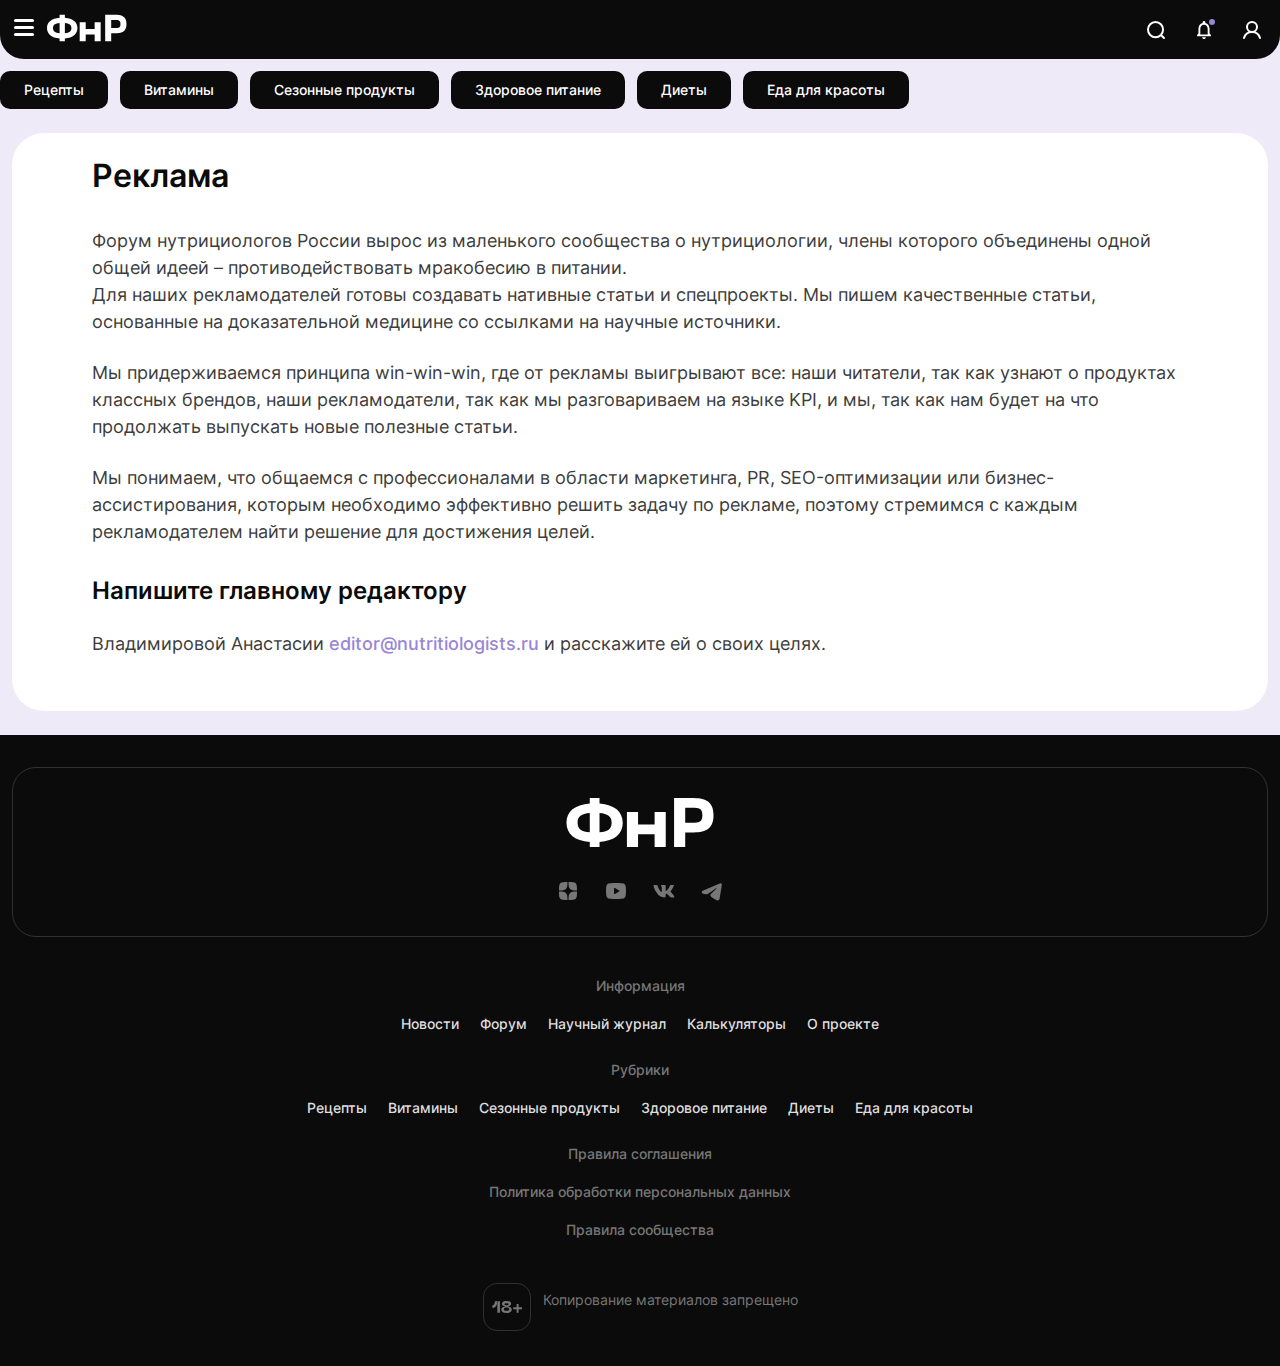
<file: advertising.html>
<!DOCTYPE html>
<html lang="ru">
<head>
    <meta charset="utf-8">
    <title>Главная</title>
    <meta name="description" content="Описание">

    <meta name="viewport" content="width=device-width, initial-scale=1.0">

    <link rel="stylesheet" href="assets/css/style.css">


    <link rel="stylesheet" href="assets/libs/fancybox/fancybox.css">
    <link rel="stylesheet" href="assets/libs/swiper/swiper-bundle.min.css">
</head>
<body>
<header>
    <div class="container">
        <div class="header">
            <div class="header__top">

                <div class="header__logo">
                    <a href="/">
                        <img src="assets/images/logo.svg" alt="Logo" width="96" height="32">
                    </a>
                </div>

                <div class="header__menu menu">
                    <nav>
                        <ul class="menu__list">
                            <li class="menu__item">
                                <a href="#" class="menu__link">О проекте</a>
                            </li>
                            <li class="menu__item">
                                <a href="#" class="menu__link">Форум</a>
                            </li>
                            <li class="menu__item">
                                <a href="#" class="menu__link">Контакты</a>
                            </li>
                            <li class="menu__item">
                                <a href="#" class="menu__link">Реклама</a>
                            </li>
                            <li class="menu__item">
                                <a href="#" class="menu__link">Редакция</a>
                            </li>
                        </ul>
                    </nav>
                </div>
                <div class="header__wrap">
                    <div class="header__social social">
                        <div class="social__item">
                            <a href="#">
                                <svg width="24" height="24" viewBox="0 0 24 24" fill="none"
                                     xmlns="http://www.w3.org/2000/svg" class="default">
                                    <path d="M14.0462 14.0462C12.6923 15.4431 12.5939 17.1846 12.4769 21C16.0338 21 18.4892 20.9877 19.7569 19.7569C20.9877 18.4892 21 15.9169 21 12.4769C17.1846 12.6 15.4431 12.6923 14.0462 14.0462ZM3.00002 12.4769C3.00002 15.9169 3.01232 18.4892 4.24309 19.7569C5.51078 20.9877 7.96617 21 11.5231 21C11.4 17.1846 11.3077 15.4431 9.95386 14.0462C8.55693 12.6923 6.8154 12.5938 3.00002 12.4769ZM11.5231 3C7.9723 3 5.51077 3.0123 4.24308 4.24307C3.01231 5.51077 3 8.08307 3 11.5231C6.81538 11.4 8.55692 11.3077 9.95384 9.95384C11.3077 8.55692 11.4061 6.81538 11.5231 3ZM14.0462 9.95385C12.6923 8.55693 12.5939 6.81539 12.4769 3C16.0339 3 18.4892 3.01231 19.7569 4.24308C20.9877 5.51077 21 8.08308 21 11.5231C17.1846 11.4 15.4431 11.3077 14.0462 9.95385Z"
                                          fill="#777777"/>

                                </svg>
                                <svg width="24" height="24" viewBox="0 0 24 24" fill="none"
                                     xmlns="http://www.w3.org/2000/svg" class="hover">
                                    <g clip-path="url(#clip0_296_82381)">
                                        <path d="M14.7282 14.7282C12.9231 16.5908 12.7918 18.9128 12.6359 24C17.3785 24 20.6523 23.9836 22.3426 22.3426C23.9836 20.6523 24 17.2226 24 12.6359C18.9128 12.8 16.5908 12.9231 14.7282 14.7282ZM2.08145e-05 12.6359C2.08145e-05 17.2226 0.016431 20.6523 1.65746 22.3426C3.34771 23.9836 6.62155 24 11.3641 24C11.2 18.9128 11.0769 16.5908 9.27181 14.7282C7.40925 12.9231 5.0872 12.7918 2.08145e-05 12.6359ZM11.3641 -4.10814e-06C6.62974 -4.10814e-06 3.34769 0.0164063 1.65743 1.65743C0.0164102 3.34769 0 6.77743 0 11.3641C5.08717 11.2 7.40922 11.0769 9.27179 9.27179C11.0769 7.40923 11.2082 5.08718 11.3641 -4.10814e-06ZM14.7282 9.2718C12.9231 7.40924 12.7918 5.08718 12.6359 4.10814e-06C17.3785 4.10814e-06 20.6523 0.0164143 22.3426 1.65744C23.9836 3.3477 24 6.77744 24 11.3641C18.9128 11.2 16.5908 11.0769 14.7282 9.2718Z"
                                              fill="url(#paint0_linear_296_8238)"/>
                                    </g>
                                    <defs>
                                        <linearGradient id="paint0_linear_296_8238" x1="-4.56" y1="14.28" x2="24" y2="0"
                                                        gradientUnits="userSpaceOnUse">
                                            <stop offset="0" stop-color="#FF519A"/>
                                            <stop offset="1" stop-color="#50ABFF"/>
                                        </linearGradient>
                                        <clipPath id="clip0_296_82381">
                                            <rect width="24" height="24" fill="white"/>
                                        </clipPath>
                                    </defs>
                                </svg>
                            </a>
                        </div>
                        <div class="social__item">
                            <a href="#">
                                <svg width="24" height="24" viewBox="0 0 24 24" fill="none" class="default"
                                     xmlns="http://www.w3.org/2000/svg">
                                    <g clip-path="url(#clip0_631_123581)">
                                        <path fill-rule="evenodd" clip-rule="evenodd"
                                              d="M12 4C12.855 4 13.732 4.022 14.582 4.058L15.586 4.106L16.547 4.163L17.447 4.224L18.269 4.288C19.161 4.35628 20.0004 4.73695 20.6395 5.36304C21.2786 5.98913 21.6764 6.82054 21.763 7.711L21.803 8.136L21.878 9.046C21.948 9.989 22 11.017 22 12C22 12.983 21.948 14.011 21.878 14.954L21.803 15.864C21.79 16.01 21.777 16.151 21.763 16.289C21.6764 17.1796 21.2784 18.0112 20.6391 18.6373C19.9999 19.2634 19.1602 19.6439 18.268 19.712L17.448 19.775L16.548 19.837L15.586 19.894L14.582 19.942C13.7218 19.9794 12.861 19.9987 12 20C11.139 19.9987 10.2782 19.9794 9.418 19.942L8.414 19.894L7.453 19.837L6.553 19.775L5.731 19.712C4.83895 19.6437 3.99955 19.2631 3.36047 18.637C2.72139 18.0109 2.32357 17.1795 2.237 16.289L2.197 15.864L2.122 14.954C2.04554 13.9711 2.00484 12.9858 2 12C2 11.017 2.052 9.989 2.122 9.046L2.197 8.136C2.21 7.99 2.223 7.849 2.237 7.711C2.32354 6.8207 2.72122 5.98942 3.36009 5.36334C3.99897 4.73727 4.83813 4.3565 5.73 4.288L6.551 4.224L7.451 4.163L8.413 4.106L9.417 4.058C10.2775 4.02063 11.1387 4.0013 12 4ZM10 9.575V14.425C10 14.887 10.5 15.175 10.9 14.945L15.1 12.52C15.1914 12.4674 15.2673 12.3916 15.3201 12.3003C15.3729 12.209 15.4007 12.1055 15.4007 12C15.4007 11.8945 15.3729 11.791 15.3201 11.6997C15.2673 11.6084 15.1914 11.5326 15.1 11.48L10.9 9.056C10.8088 9.00332 10.7053 8.9756 10.5999 8.97562C10.4945 8.97563 10.3911 9.00339 10.2998 9.0561C10.2086 9.1088 10.1329 9.1846 10.0802 9.27587C10.0276 9.36713 9.99993 9.47065 10 9.576V9.575Z"
                                              fill="#777777"/>
                                    </g>
                                    <defs>
                                        <clipPath id="clip0_631_123581">
                                            <rect width="24" height="24" fill="white"/>
                                        </clipPath>
                                    </defs>
                                </svg>

                                <svg width="24" height="24" viewBox="0 0 24 24" fill="none"
                                     xmlns="http://www.w3.org/2000/svg" class="hover">
                                    <g clip-path="url(#clip0_296_82462)">
                                        <path fill-rule="evenodd" clip-rule="evenodd"
                                              d="M12 2C13.026 2 14.0784 2.0275 15.0984 2.0725L16.3032 2.1325L17.4564 2.20375L18.5364 2.28L19.5228 2.36C20.5933 2.44535 21.6005 2.92118 22.3674 3.7038C23.1343 4.48642 23.6117 5.52567 23.7156 6.63875L23.7636 7.17L23.8536 8.3075C23.9376 9.48625 24 10.7712 24 12C24 13.2288 23.9376 14.5138 23.8536 15.6925L23.7636 16.83C23.748 17.0125 23.7324 17.1887 23.7156 17.3612C23.6117 18.4745 23.1341 19.5139 22.367 20.2966C21.5998 21.0792 20.5923 21.5549 19.5216 21.64L18.5376 21.7188L17.4576 21.7962L16.3032 21.8675L15.0984 21.9275C14.0662 21.9742 13.0332 21.9984 12 22C10.9668 21.9984 9.9338 21.9742 8.9016 21.9275L7.6968 21.8675L6.5436 21.7962L5.4636 21.7188L4.4772 21.64C3.40674 21.5547 2.39946 21.0788 1.63257 20.2962C0.865672 19.5136 0.388289 18.4743 0.2844 17.3612L0.2364 16.83L0.1464 15.6925C0.0546451 14.4639 0.00581282 13.2323 0 12C0 10.7712 0.0624 9.48625 0.1464 8.3075L0.2364 7.17C0.252 6.9875 0.2676 6.81125 0.2844 6.63875C0.388249 5.52587 0.86546 4.48677 1.63211 3.70418C2.39876 2.92159 3.40575 2.44563 4.476 2.36L5.4612 2.28L6.5412 2.20375L7.6956 2.1325L8.9004 2.0725C9.933 2.02579 10.9664 2.00162 12 2ZM9.6 8.96875V15.0312C9.6 15.6088 10.2 15.9688 10.68 15.6812L15.72 12.65C15.8297 12.5842 15.9208 12.4895 15.9841 12.3754C16.0475 12.2613 16.0808 12.1318 16.0808 12C16.0808 11.8682 16.0475 11.7387 15.9841 11.6246C15.9208 11.5105 15.8297 11.4158 15.72 11.35L10.68 8.32C10.5705 8.25415 10.4463 8.2195 10.3199 8.21952C10.1935 8.21954 10.0693 8.25424 9.9598 8.32012C9.85033 8.386 9.75945 8.48075 9.69629 8.59483C9.63313 8.70891 9.59992 8.83831 9.6 8.97V8.96875Z"
                                              fill="url(#paint0_linear_296_82461)"/>
                                    </g>
                                    <defs>
                                        <linearGradient id="paint0_linear_296_82461" x1="-4.56" y1="13.9" x2="21.69"
                                                        y2="-1.85" gradientUnits="userSpaceOnUse">
                                            <stop offset="0" stop-color="#FF519A"/>
                                            <stop offset="1" stop-color="#50ABFF"/>
                                        </linearGradient>
                                        <clipPath id="clip0_296_82462">
                                            <rect width="24" height="24" fill="white"/>
                                        </clipPath>
                                    </defs>
                                </svg>
                            </a>
                        </div>
                        <div class="social__item">
                            <a href="#">
                                <svg width="24" height="24" viewBox="0 0 24 24" class="default" fill="none"
                                     xmlns="http://www.w3.org/2000/svg">
                                    <path d="M21.504 18.3813H19.222C18.359 18.3813 18.099 17.6823 16.552 16.1343C15.2 14.8313 14.629 14.6693 14.287 14.6693C13.814 14.6693 13.685 14.7993 13.685 15.4503V17.5023C13.685 18.0573 13.505 18.3823 12.055 18.3823C10.6483 18.2878 9.28416 17.8605 8.07497 17.1355C6.86578 16.4105 5.84612 15.4086 5.1 14.2123C3.32839 12.0074 2.09571 9.41941 1.5 6.65433C1.5 6.31233 1.63 6.00233 2.282 6.00233H4.562C5.148 6.00233 5.359 6.26333 5.589 6.86633C6.696 10.1243 8.585 12.9583 9.352 12.9583C9.646 12.9583 9.774 12.8283 9.774 12.0953V8.73933C9.677 7.20833 8.864 7.07933 8.864 6.52533C8.87428 6.37917 8.94114 6.24278 9.05037 6.14513C9.15961 6.04747 9.30261 5.99625 9.449 6.00233H13.033C13.523 6.00233 13.685 6.24633 13.685 6.83233V11.3623C13.685 11.8513 13.895 12.0133 14.043 12.0133C14.337 12.0133 14.563 11.8513 15.102 11.3133C16.2574 9.90432 17.2013 8.3345 17.904 6.65333C17.9759 6.45149 18.1119 6.27871 18.2912 6.16135C18.4705 6.04399 18.6832 5.9885 18.897 6.00333H21.178C21.862 6.00333 22.007 6.34533 21.862 6.83333C21.0324 8.69175 20.0058 10.4558 18.8 12.0953C18.554 12.4703 18.456 12.6653 18.8 13.1053C19.026 13.4473 19.826 14.1153 20.363 14.7503C21.145 15.5303 21.794 16.4323 22.285 17.4203C22.481 18.0563 22.155 18.3813 21.504 18.3813Z"
                                          fill="#777777"/>
                                </svg>
                                <svg width="24" height="24" viewBox="0 0 24 24" fill="none"
                                     xmlns="http://www.w3.org/2000/svg" class="hover">
                                    <path d="M23.0356 18.9989H20.4078C19.414 18.9989 19.1146 18.2085 17.3331 16.4581C15.7762 14.9848 15.1187 14.8016 14.7249 14.8016C14.1802 14.8016 14.0316 14.9486 14.0316 15.6847V18.005C14.0316 18.6325 13.8244 19 12.1546 19C10.5347 18.8931 8.96385 18.4099 7.5714 17.5902C6.17896 16.7704 5.00478 15.6375 4.14558 14.2848C2.10548 11.7916 0.685987 8.86534 0 5.73877C0 5.35206 0.149702 5.00153 0.900512 5.00153H3.52605C4.20085 5.00153 4.44383 5.29666 4.70869 5.97849C5.98345 9.66241 8.15873 12.8669 9.04197 12.8669C9.38053 12.8669 9.52793 12.7199 9.52793 11.8911V8.09635C9.41623 6.3652 8.48001 6.21933 8.48001 5.59291C8.49186 5.42764 8.56885 5.27342 8.69463 5.163C8.82042 5.05257 8.98509 4.99465 9.15367 5.00153H13.2808C13.8451 5.00153 14.0316 5.27743 14.0316 5.94004V11.0623C14.0316 11.6152 14.2735 11.7984 14.4439 11.7984C14.7824 11.7984 15.0427 11.6152 15.6634 11.0069C16.9938 9.41364 18.0808 7.63859 18.89 5.73764C18.9729 5.50941 19.1294 5.31404 19.3359 5.18134C19.5424 5.04864 19.7874 4.98589 20.0335 5.00266H22.6602C23.4479 5.00266 23.6148 5.38938 23.4479 5.94117C22.4925 8.04254 21.3104 10.0373 19.9218 11.8911C19.6385 12.3151 19.5257 12.5356 19.9218 13.0331C20.1821 13.4198 21.1033 14.1752 21.7217 14.8932C22.6222 15.7752 23.3696 16.7951 23.935 17.9122C24.1607 18.6314 23.7853 18.9989 23.0356 18.9989Z"
                                          fill="url(#paint0_linear_296_82182)"/>
                                    <defs>
                                        <linearGradient id="paint0_linear_296_82182" x1="-4.56" y1="13.33" x2="16.02"
                                                        y2="-4.31" gradientUnits="userSpaceOnUse">
                                            <stop offset="0" stop-color="#FF519A"/>
                                            <stop offset="1" stop-color="#50ABFF"/>
                                        </linearGradient>
                                    </defs>
                                </svg>
                            </a>
                        </div>
                        <div class="social__item">
                            <a href="#">
                                <svg width="24" height="24" viewBox="0 0 24 24" class="default" fill="none"
                                     xmlns="http://www.w3.org/2000/svg">
                                    <g clip-path="url(#clip0_631_1236431)">
                                        <path fill-rule="evenodd" clip-rule="evenodd"
                                              d="M19.7767 4.42997C20.0238 4.32596 20.2943 4.29008 20.5599 4.32608C20.8256 4.36208 21.0768 4.46863 21.2873 4.63465C21.4979 4.80067 21.6601 5.02008 21.757 5.27005C21.854 5.52002 21.8822 5.79141 21.8387 6.05597L19.5707 19.813C19.3507 21.14 17.8947 21.901 16.6777 21.24C15.6597 20.687 14.1477 19.835 12.7877 18.946C12.1077 18.501 10.0247 17.076 10.2807 16.062C10.5007 15.195 14.0007 11.937 16.0007 9.99997C16.7857 9.23897 16.4277 8.79997 15.5007 9.49997C13.1987 11.238 9.50265 13.881 8.28065 14.625C7.20265 15.281 6.64065 15.393 5.96865 15.281C4.74265 15.077 3.60565 14.761 2.67765 14.376C1.42365 13.856 1.48465 12.132 2.67665 11.63L19.7767 4.42997Z"
                                              fill="#777777"/>
                                    </g>
                                    <defs>
                                        <clipPath id="clip0_631_1236431">
                                            <rect width="24" height="24" fill="white"/>
                                        </clipPath>
                                    </defs>
                                </svg>
                                <svg width="24" height="24" viewBox="0 0 24 24" fill="none"
                                     xmlns="http://www.w3.org/2000/svg" class="hover">
                                    <g clip-path="url(#clip0_296_82251)">
                                        <path fill-rule="evenodd" clip-rule="evenodd"
                                              d="M21.514 2.14367C21.8091 2.01646 22.1321 1.97258 22.4493 2.01661C22.7666 2.06064 23.0665 2.19096 23.3179 2.39401C23.5693 2.59706 23.763 2.86542 23.8788 3.17114C23.9946 3.47687 24.0282 3.8088 23.9762 4.13237L21.268 20.9581C21.0053 22.5811 19.2667 23.5118 17.8135 22.7034C16.5979 22.027 14.7924 20.985 13.1684 19.8977C12.3564 19.3534 9.86912 17.6106 10.1748 16.3704C10.4375 15.31 14.6169 11.3252 17.0051 8.95614C17.9424 8.02539 17.515 7.48846 16.408 8.34461C13.6592 10.4703 9.2458 13.7029 7.78661 14.6128C6.49937 15.4152 5.82828 15.5521 5.02584 15.4152C3.56187 15.1656 2.20418 14.7792 1.09605 14.3083C-0.401352 13.6723 -0.328512 11.5637 1.09486 10.9497L21.514 2.14367Z"
                                              fill="url(#paint0_linear_296_8225)"/>
                                    </g>
                                    <defs>
                                        <linearGradient id="paint0_linear_296_8225" x1="-4.56" y1="14.495" x2="22.3523"
                                                        y2="-0.883461" gradientUnits="userSpaceOnUse">
                                            <stop offset="0" stop-color="#FF519A"/>
                                            <stop offset="1" stop-color="#50ABFF"/>
                                        </linearGradient>
                                        <clipPath id="clip0_296_82251">
                                            <rect width="24" height="24" fill="white"/>
                                        </clipPath>
                                    </defs>
                                </svg>
                            </a>
                        </div>
                    </div>
                    <form class="header__search search">
                        <input type="search" value="" name="search" id="search" class="search__input"
                               placeholder="Поиск">
                        <button type="button" class="search__button" aria-label="Поиск"></button>
                        <button type="button" class="search__close" aria-label="Закрыть"></button>
                    </form>
                    <button class="header__notification" data-fancybox="notification" aria-label="Уведомления"
                            data-src="#modal-notification">

                        <svg width="24" height="24" viewBox="0 0 24 24" fill="none" xmlns="http://www.w3.org/2000/svg">
                            <path d="M18.7268 16.6523L17.5365 15.4615V10.8462C17.5365 8.01231 16.0232 5.64 13.3842 5.01231V4.38462C13.3842 3.61846 12.766 3 12.0002 3C11.2343 3 10.6161 3.61846 10.6161 4.38462V5.01231C7.96789 5.64 6.46387 8.00308 6.46387 10.8462V15.4615L5.27356 16.6523C4.69225 17.2338 5.09825 18.2308 5.91946 18.2308H18.0716C18.9021 18.2308 19.3081 17.2338 18.7268 16.6523ZM15.691 16.3846H8.3093V10.8462C8.3093 8.55692 9.7026 6.69231 12.0002 6.69231C14.2977 6.69231 15.691 8.55692 15.691 10.8462V16.3846ZM12.0002 21C13.0151 21 13.8456 20.1692 13.8456 19.1538H10.1547C10.1547 19.6435 10.3492 20.1131 10.6952 20.4593C11.0413 20.8055 11.5107 21 12.0002 21Z"
                                  fill="white"/>
                            <path d="M15.691 16.3846H8.3093V10.8462C8.3093 8.55692 9.7026 6.69231 12.0002 6.69231C14.2977 6.69231 15.691 8.55692 15.691 10.8462V16.3846Z"
                                  fill="#9986D5" class="active_visible"/>
                            <circle cx="20" cy="4" r="3" fill="#9986D5"/>
                        </svg>
                    </button>
                    <button class="header__account" aria-label="Аккаунт" data-fancybox data-src="#modal-signin">
                        <svg width="24" height="24" viewBox="0 0 24 24" fill="none" xmlns="http://www.w3.org/2000/svg">
                            <circle cx="12" cy="9" r="5" stroke="white" stroke-width="2"/>
                            <path d="M20 20C18.9175 16.2886 15.866 14 12 14C8.13401 14 5.08248 16.2886 4 20"
                                  stroke="white" stroke-width="2" stroke-linecap="round"/>
                        </svg>

                    </button>
                    <button class="header__account hidden" aria-label="Аккаунт">
                        <img src="assets/images/user.png" alt="user" width="32" height="32">

                    </button>
                </div>
            </div>
            <div class="header__bottom">
                <div class="header__rubric rubric swiper">
                    <div class="swiper-wrapper">
                        <div class="swiper-slide rubric__item">
                            <a href="#" class="rubric__link">Рецепты</a>

                        </div>
                        <div class="swiper-slide rubric__item">
                            <a href="#" class="rubric__link">Витамины</a>

                        </div>
                        <div class="swiper-slide rubric__item">
                            <a href="#" class="rubric__link">Сезонные продукты</a>

                        </div>
                        <div class="swiper-slide rubric__item">
                            <a href="#" class="rubric__link">Здоровое питание</a>

                        </div>
                        <div class="swiper-slide rubric__item">
                            <a href="#" class="rubric__link">Диеты</a>

                        </div>
                        <div class="swiper-slide rubric__item">
                            <a href="#" class="rubric__link">Еда для красоты</a>

                        </div>
                        <div class="swiper-slide rubric__item">
                            <a href="#" class="rubric__link">Диеты</a>

                        </div>
                        <div class="swiper-slide rubric__item">
                            <a href="#" class="rubric__link">Еда для красоты</a>

                        </div>
                        <div class="swiper-slide rubric__item">
                            <a href="#" class="rubric__link">Диеты</a>

                        </div>
                        <div class="swiper-slide rubric__item">
                            <a href="#" class="rubric__link">Еда для красоты</a>

                        </div>
                        <div class="swiper-slide rubric__item">
                            <a href="#" class="rubric__link">Диеты</a>

                        </div>
                        <div class="swiper-slide rubric__item">
                            <a href="#" class="rubric__link">Еда для красоты</a>

                        </div>
                        <div class="swiper-slide rubric__item">
                            <a href="#" class="rubric__link">Диеты</a>

                        </div>
                        <div class="swiper-slide rubric__item">
                            <a href="#" class="rubric__link">Еда для красоты</a>

                        </div>

                    </div>

                    <div class="slider-prev"></div>
                    <div class="slider-next">
                        <div>
                            <svg width="14" height="14" viewBox="0 0 14 14" fill="none" xmlns="http://www.w3.org/2000/svg">
                                <path d="M5.25 11.0837L9.33333 7.00033L5.25 2.91699" stroke="white" stroke-width="2" stroke-linecap="round" stroke-linejoin="round"/>
                            </svg>
                        </div>
                    </div>
                </div>
                <div class="header__form modal-form">
                    <button class="modal-form__button" data-fancybox data-src="#modal-question"
                            aria-label="Есть вопрос?">Есть вопрос?
                    </button>

                </div>
            </div>
        </div>
        <div class="header__mobile mobile">
            <input type="checkbox" id="burger-checkbox" class="header__checkbox">
            <label for="burger-checkbox" class="header__burger"><img src="assets/images/menu.svg" alt="Меню" width="24"
                                                                     height="24"></label>
            <div class="mobile__content">
                <div class="mobile__top">
                    <div class="mobile__close"></div>
                    <div class="mobile__logo">
                        <a href="/">
                            <img src="assets/images/logo-dark.svg" alt="logo" width="80" height="32">
                        </a>
                    </div>

                </div>

                <div class="header__menu menu header__menu_mobile">

                    <div class="menu__wrap">
                        <div class="menu__title">Информация</div>
                        <ul class="menu__list">
                            <li class="menu__item">
                                <a href="#" class="menu__link">О проекте</a>
                            </li>
                            <li class="menu__item">
                                <a href="#" class="menu__link">Форум</a>
                            </li>
                            <li class="menu__item">
                                <a href="#" class="menu__link">Контакты</a>
                            </li>
                            <li class="menu__item">
                                <a href="#" class="menu__link">Реклама</a>
                            </li>
                            <li class="menu__item">
                                <a href="#" class="menu__link">Редакция</a>
                            </li>
                        </ul>
                    </div>
                    <div class="menu__wrap">
                        <div class="menu__title menu__title_margin">Рубрики</div>
                        <ul class="menu__list">
                            <li class="menu__item menu__item_margin">
                                <a href="#" class="menu__link">Рецепты</a>
                            </li>
                            <li class="menu__item menu__item_margin">
                                <a href="#" class="menu__link">Витамины</a>
                            </li>
                            <li class="menu__item menu__item_margin">
                                <a href="#" class="menu__link">Сезонные продукты</a>
                            </li>
                            <li class="menu__item menu__item_margin">
                                <a href="#" class="menu__link">Здоровое питание</a>
                            </li>
                            <li class="menu__item menu__item_margin">
                                <a href="#" class="menu__link">Диенты</a>
                            </li>
                            <li class="menu__item menu__item_margin">
                                <a href="#" class="menu__link">Еда для красоты</a>
                            </li>
                        </ul>
                    </div>

                </div>
                <div class="mobile__social">
                    <div class="menu__title menu__title_margin">Мы в соцсетях</div>
                    <div class="social">
                        <div class="social__item">
                            <a href="#">
                                <svg width="24" height="24" viewBox="0 0 24 24" fill="none"
                                     xmlns="http://www.w3.org/2000/svg" class="default">
                                    <path d="M14.0462 14.0462C12.6923 15.4431 12.5939 17.1846 12.4769 21C16.0338 21 18.4892 20.9877 19.7569 19.7569C20.9877 18.4892 21 15.9169 21 12.4769C17.1846 12.6 15.4431 12.6923 14.0462 14.0462ZM3.00002 12.4769C3.00002 15.9169 3.01232 18.4892 4.24309 19.7569C5.51078 20.9877 7.96617 21 11.5231 21C11.4 17.1846 11.3077 15.4431 9.95386 14.0462C8.55693 12.6923 6.8154 12.5938 3.00002 12.4769ZM11.5231 3C7.9723 3 5.51077 3.0123 4.24308 4.24307C3.01231 5.51077 3 8.08307 3 11.5231C6.81538 11.4 8.55692 11.3077 9.95384 9.95384C11.3077 8.55692 11.4061 6.81538 11.5231 3ZM14.0462 9.95385C12.6923 8.55693 12.5939 6.81539 12.4769 3C16.0339 3 18.4892 3.01231 19.7569 4.24308C20.9877 5.51077 21 8.08308 21 11.5231C17.1846 11.4 15.4431 11.3077 14.0462 9.95385Z"
                                          fill="#777777"/>

                                </svg>
                                <svg width="24" height="24" viewBox="0 0 24 24" fill="none"
                                     xmlns="http://www.w3.org/2000/svg" class="hover">
                                    <g clip-path="url(#clip0_296_82382)">
                                        <path d="M14.7282 14.7282C12.9231 16.5908 12.7918 18.9128 12.6359 24C17.3785 24 20.6523 23.9836 22.3426 22.3426C23.9836 20.6523 24 17.2226 24 12.6359C18.9128 12.8 16.5908 12.9231 14.7282 14.7282ZM2.08145e-05 12.6359C2.08145e-05 17.2226 0.016431 20.6523 1.65746 22.3426C3.34771 23.9836 6.62155 24 11.3641 24C11.2 18.9128 11.0769 16.5908 9.27181 14.7282C7.40925 12.9231 5.0872 12.7918 2.08145e-05 12.6359ZM11.3641 -4.10814e-06C6.62974 -4.10814e-06 3.34769 0.0164063 1.65743 1.65743C0.0164102 3.34769 0 6.77743 0 11.3641C5.08717 11.2 7.40922 11.0769 9.27179 9.27179C11.0769 7.40923 11.2082 5.08718 11.3641 -4.10814e-06ZM14.7282 9.2718C12.9231 7.40924 12.7918 5.08718 12.6359 4.10814e-06C17.3785 4.10814e-06 20.6523 0.0164143 22.3426 1.65744C23.9836 3.3477 24 6.77744 24 11.3641C18.9128 11.2 16.5908 11.0769 14.7282 9.2718Z"
                                              fill="url(#paint0_linear_296_82382)"/>
                                    </g>
                                    <defs>
                                        <linearGradient id="paint0_linear_296_82382" x1="-4.56" y1="14.28" x2="24"
                                                        y2="0" gradientUnits="userSpaceOnUse">
                                            <stop offset="0" stop-color="#FF519A"/>
                                            <stop offset="1" stop-color="#50ABFF"/>
                                        </linearGradient>
                                        <clipPath id="clip0_296_82382">
                                            <rect width="24" height="24" fill="white"/>
                                        </clipPath>
                                    </defs>
                                </svg>
                            </a>
                        </div>
                        <div class="social__item">
                            <a href="#">
                                <svg width="24" height="24" viewBox="0 0 24 24" fill="none" class="default"
                                     xmlns="http://www.w3.org/2000/svg">
                                    <g clip-path="url(#clip0_631_123582)">
                                        <path fill-rule="evenodd" clip-rule="evenodd"
                                              d="M12 4C12.855 4 13.732 4.022 14.582 4.058L15.586 4.106L16.547 4.163L17.447 4.224L18.269 4.288C19.161 4.35628 20.0004 4.73695 20.6395 5.36304C21.2786 5.98913 21.6764 6.82054 21.763 7.711L21.803 8.136L21.878 9.046C21.948 9.989 22 11.017 22 12C22 12.983 21.948 14.011 21.878 14.954L21.803 15.864C21.79 16.01 21.777 16.151 21.763 16.289C21.6764 17.1796 21.2784 18.0112 20.6391 18.6373C19.9999 19.2634 19.1602 19.6439 18.268 19.712L17.448 19.775L16.548 19.837L15.586 19.894L14.582 19.942C13.7218 19.9794 12.861 19.9987 12 20C11.139 19.9987 10.2782 19.9794 9.418 19.942L8.414 19.894L7.453 19.837L6.553 19.775L5.731 19.712C4.83895 19.6437 3.99955 19.2631 3.36047 18.637C2.72139 18.0109 2.32357 17.1795 2.237 16.289L2.197 15.864L2.122 14.954C2.04554 13.9711 2.00484 12.9858 2 12C2 11.017 2.052 9.989 2.122 9.046L2.197 8.136C2.21 7.99 2.223 7.849 2.237 7.711C2.32354 6.8207 2.72122 5.98942 3.36009 5.36334C3.99897 4.73727 4.83813 4.3565 5.73 4.288L6.551 4.224L7.451 4.163L8.413 4.106L9.417 4.058C10.2775 4.02063 11.1387 4.0013 12 4ZM10 9.575V14.425C10 14.887 10.5 15.175 10.9 14.945L15.1 12.52C15.1914 12.4674 15.2673 12.3916 15.3201 12.3003C15.3729 12.209 15.4007 12.1055 15.4007 12C15.4007 11.8945 15.3729 11.791 15.3201 11.6997C15.2673 11.6084 15.1914 11.5326 15.1 11.48L10.9 9.056C10.8088 9.00332 10.7053 8.9756 10.5999 8.97562C10.4945 8.97563 10.3911 9.00339 10.2998 9.0561C10.2086 9.1088 10.1329 9.1846 10.0802 9.27587C10.0276 9.36713 9.99993 9.47065 10 9.576V9.575Z"
                                              fill="#777777"/>
                                    </g>
                                    <defs>
                                        <clipPath id="clip0_631_123582">
                                            <rect width="24" height="24" fill="white"/>
                                        </clipPath>
                                    </defs>
                                </svg>

                                <svg width="24" height="24" viewBox="0 0 24 24" fill="none"
                                     xmlns="http://www.w3.org/2000/svg" class="hover">
                                    <g clip-path="url(#clip0_296_82463)">
                                        <path fill-rule="evenodd" clip-rule="evenodd"
                                              d="M12 2C13.026 2 14.0784 2.0275 15.0984 2.0725L16.3032 2.1325L17.4564 2.20375L18.5364 2.28L19.5228 2.36C20.5933 2.44535 21.6005 2.92118 22.3674 3.7038C23.1343 4.48642 23.6117 5.52567 23.7156 6.63875L23.7636 7.17L23.8536 8.3075C23.9376 9.48625 24 10.7712 24 12C24 13.2288 23.9376 14.5138 23.8536 15.6925L23.7636 16.83C23.748 17.0125 23.7324 17.1887 23.7156 17.3612C23.6117 18.4745 23.1341 19.5139 22.367 20.2966C21.5998 21.0792 20.5923 21.5549 19.5216 21.64L18.5376 21.7188L17.4576 21.7962L16.3032 21.8675L15.0984 21.9275C14.0662 21.9742 13.0332 21.9984 12 22C10.9668 21.9984 9.9338 21.9742 8.9016 21.9275L7.6968 21.8675L6.5436 21.7962L5.4636 21.7188L4.4772 21.64C3.40674 21.5547 2.39946 21.0788 1.63257 20.2962C0.865672 19.5136 0.388289 18.4743 0.2844 17.3612L0.2364 16.83L0.1464 15.6925C0.0546451 14.4639 0.00581282 13.2323 0 12C0 10.7712 0.0624 9.48625 0.1464 8.3075L0.2364 7.17C0.252 6.9875 0.2676 6.81125 0.2844 6.63875C0.388249 5.52587 0.86546 4.48677 1.63211 3.70418C2.39876 2.92159 3.40575 2.44563 4.476 2.36L5.4612 2.28L6.5412 2.20375L7.6956 2.1325L8.9004 2.0725C9.933 2.02579 10.9664 2.00162 12 2ZM9.6 8.96875V15.0312C9.6 15.6088 10.2 15.9688 10.68 15.6812L15.72 12.65C15.8297 12.5842 15.9208 12.4895 15.9841 12.3754C16.0475 12.2613 16.0808 12.1318 16.0808 12C16.0808 11.8682 16.0475 11.7387 15.9841 11.6246C15.9208 11.5105 15.8297 11.4158 15.72 11.35L10.68 8.32C10.5705 8.25415 10.4463 8.2195 10.3199 8.21952C10.1935 8.21954 10.0693 8.25424 9.9598 8.32012C9.85033 8.386 9.75945 8.48075 9.69629 8.59483C9.63313 8.70891 9.59992 8.83831 9.6 8.97V8.96875Z"
                                              fill="url(#paint0_linear_296_82462)"/>
                                    </g>
                                    <defs>
                                        <linearGradient id="paint0_linear_296_82462" x1="-4.56" y1="13.9" x2="21.69"
                                                        y2="-1.85" gradientUnits="userSpaceOnUse">
                                            <stop offset="0" stop-color="#FF519A"/>
                                            <stop offset="1" stop-color="#50ABFF"/>
                                        </linearGradient>
                                        <clipPath id="clip0_296_82463">
                                            <rect width="24" height="24" fill="white"/>
                                        </clipPath>
                                    </defs>
                                </svg>
                            </a>
                        </div>
                        <div class="social__item">
                            <a href="#">
                                <svg width="24" height="24" viewBox="0 0 24 24" class="default" fill="none"
                                     xmlns="http://www.w3.org/2000/svg">
                                    <path d="M21.504 18.3813H19.222C18.359 18.3813 18.099 17.6823 16.552 16.1343C15.2 14.8313 14.629 14.6693 14.287 14.6693C13.814 14.6693 13.685 14.7993 13.685 15.4503V17.5023C13.685 18.0573 13.505 18.3823 12.055 18.3823C10.6483 18.2878 9.28416 17.8605 8.07497 17.1355C6.86578 16.4105 5.84612 15.4086 5.1 14.2123C3.32839 12.0074 2.09571 9.41941 1.5 6.65433C1.5 6.31233 1.63 6.00233 2.282 6.00233H4.562C5.148 6.00233 5.359 6.26333 5.589 6.86633C6.696 10.1243 8.585 12.9583 9.352 12.9583C9.646 12.9583 9.774 12.8283 9.774 12.0953V8.73933C9.677 7.20833 8.864 7.07933 8.864 6.52533C8.87428 6.37917 8.94114 6.24278 9.05037 6.14513C9.15961 6.04747 9.30261 5.99625 9.449 6.00233H13.033C13.523 6.00233 13.685 6.24633 13.685 6.83233V11.3623C13.685 11.8513 13.895 12.0133 14.043 12.0133C14.337 12.0133 14.563 11.8513 15.102 11.3133C16.2574 9.90432 17.2013 8.3345 17.904 6.65333C17.9759 6.45149 18.1119 6.27871 18.2912 6.16135C18.4705 6.04399 18.6832 5.9885 18.897 6.00333H21.178C21.862 6.00333 22.007 6.34533 21.862 6.83333C21.0324 8.69175 20.0058 10.4558 18.8 12.0953C18.554 12.4703 18.456 12.6653 18.8 13.1053C19.026 13.4473 19.826 14.1153 20.363 14.7503C21.145 15.5303 21.794 16.4323 22.285 17.4203C22.481 18.0563 22.155 18.3813 21.504 18.3813Z"
                                          fill="#777777"/>
                                </svg>
                                <svg width="24" height="24" viewBox="0 0 24 24" fill="none"
                                     xmlns="http://www.w3.org/2000/svg" class="hover">
                                    <path d="M23.0356 18.9989H20.4078C19.414 18.9989 19.1146 18.2085 17.3331 16.4581C15.7762 14.9848 15.1187 14.8016 14.7249 14.8016C14.1802 14.8016 14.0316 14.9486 14.0316 15.6847V18.005C14.0316 18.6325 13.8244 19 12.1546 19C10.5347 18.8931 8.96385 18.4099 7.5714 17.5902C6.17896 16.7704 5.00478 15.6375 4.14558 14.2848C2.10548 11.7916 0.685987 8.86534 0 5.73877C0 5.35206 0.149702 5.00153 0.900512 5.00153H3.52605C4.20085 5.00153 4.44383 5.29666 4.70869 5.97849C5.98345 9.66241 8.15873 12.8669 9.04197 12.8669C9.38053 12.8669 9.52793 12.7199 9.52793 11.8911V8.09635C9.41623 6.3652 8.48001 6.21933 8.48001 5.59291C8.49186 5.42764 8.56885 5.27342 8.69463 5.163C8.82042 5.05257 8.98509 4.99465 9.15367 5.00153H13.2808C13.8451 5.00153 14.0316 5.27743 14.0316 5.94004V11.0623C14.0316 11.6152 14.2735 11.7984 14.4439 11.7984C14.7824 11.7984 15.0427 11.6152 15.6634 11.0069C16.9938 9.41364 18.0808 7.63859 18.89 5.73764C18.9729 5.50941 19.1294 5.31404 19.3359 5.18134C19.5424 5.04864 19.7874 4.98589 20.0335 5.00266H22.6602C23.4479 5.00266 23.6148 5.38938 23.4479 5.94117C22.4925 8.04254 21.3104 10.0373 19.9218 11.8911C19.6385 12.3151 19.5257 12.5356 19.9218 13.0331C20.1821 13.4198 21.1033 14.1752 21.7217 14.8932C22.6222 15.7752 23.3696 16.7951 23.935 17.9122C24.1607 18.6314 23.7853 18.9989 23.0356 18.9989Z"
                                          fill="url(#paint0_linear_296_8218)"/>
                                    <defs>
                                        <linearGradient id="paint0_linear_296_8218" x1="-4.56" y1="13.33" x2="16.02"
                                                        y2="-4.31" gradientUnits="userSpaceOnUse">
                                            <stop offset="0" stop-color="#FF519A"/>
                                            <stop offset="1" stop-color="#50ABFF"/>
                                        </linearGradient>
                                    </defs>
                                </svg>
                            </a>
                        </div>
                        <div class="social__item">
                            <a href="#">
                                <svg width="24" height="24" viewBox="0 0 24 24" class="default" fill="none"
                                     xmlns="http://www.w3.org/2000/svg">
                                    <g clip-path="url(#clip0_631_1236432)">
                                        <path fill-rule="evenodd" clip-rule="evenodd"
                                              d="M19.7767 4.42997C20.0238 4.32596 20.2943 4.29008 20.5599 4.32608C20.8256 4.36208 21.0768 4.46863 21.2873 4.63465C21.4979 4.80067 21.6601 5.02008 21.757 5.27005C21.854 5.52002 21.8822 5.79141 21.8387 6.05597L19.5707 19.813C19.3507 21.14 17.8947 21.901 16.6777 21.24C15.6597 20.687 14.1477 19.835 12.7877 18.946C12.1077 18.501 10.0247 17.076 10.2807 16.062C10.5007 15.195 14.0007 11.937 16.0007 9.99997C16.7857 9.23897 16.4277 8.79997 15.5007 9.49997C13.1987 11.238 9.50265 13.881 8.28065 14.625C7.20265 15.281 6.64065 15.393 5.96865 15.281C4.74265 15.077 3.60565 14.761 2.67765 14.376C1.42365 13.856 1.48465 12.132 2.67665 11.63L19.7767 4.42997Z"
                                              fill="#777777"/>
                                    </g>
                                    <defs>
                                        <clipPath id="clip0_631_1236432">
                                            <rect width="24" height="24" fill="white"/>
                                        </clipPath>
                                    </defs>
                                </svg>
                                <svg width="24" height="24" viewBox="0 0 24 24" fill="none"
                                     xmlns="http://www.w3.org/2000/svg" class="hover">
                                    <g clip-path="url(#clip0_296_82252)">
                                        <path fill-rule="evenodd" clip-rule="evenodd"
                                              d="M21.514 2.14367C21.8091 2.01646 22.1321 1.97258 22.4493 2.01661C22.7666 2.06064 23.0665 2.19096 23.3179 2.39401C23.5693 2.59706 23.763 2.86542 23.8788 3.17114C23.9946 3.47687 24.0282 3.8088 23.9762 4.13237L21.268 20.9581C21.0053 22.5811 19.2667 23.5118 17.8135 22.7034C16.5979 22.027 14.7924 20.985 13.1684 19.8977C12.3564 19.3534 9.86912 17.6106 10.1748 16.3704C10.4375 15.31 14.6169 11.3252 17.0051 8.95614C17.9424 8.02539 17.515 7.48846 16.408 8.34461C13.6592 10.4703 9.2458 13.7029 7.78661 14.6128C6.49937 15.4152 5.82828 15.5521 5.02584 15.4152C3.56187 15.1656 2.20418 14.7792 1.09605 14.3083C-0.401352 13.6723 -0.328512 11.5637 1.09486 10.9497L21.514 2.14367Z"
                                              fill="url(#paint0_linear_296_82252)"/>
                                    </g>
                                    <defs>
                                        <linearGradient id="paint0_linear_296_82252" x1="-4.56" y1="14.495" x2="22.3523"
                                                        y2="-0.883461" gradientUnits="userSpaceOnUse">
                                            <stop offset="0" stop-color="#FF519A"/>
                                            <stop offset="1" stop-color="#50ABFF"/>
                                        </linearGradient>
                                        <clipPath id="clip0_296_82252">
                                            <rect width="24" height="24" fill="white"/>
                                        </clipPath>
                                    </defs>
                                </svg>
                            </a>
                        </div>
                    </div>
                </div>
                <div class="header__form modal-form">
                    <div class="modal-form__wrap">
                        <button class="modal-form__button modal-form__button_mobile" data-fancybox
                                data-src="#modal-question" aria-label="Есть вопрос?">Есть вопрос?
                        </button>
                    </div>
                </div>
            </div>
            <div class="header__top">

                <div class="header__logo">
                    <a href="/">
                        <img src="assets/images/logo.svg" alt="Logo" width="80" height="32">
                    </a>
                </div>


                <div class="header__wrap">

                    <div class="header__search search search_mobile">
                        <div class="search_mobile__button"></div>
                        <form class="search_mobile__content">
                            <input type="search" value="" name="search" class="search__input" placeholder="Поиск">
                            <button type="button" class="search__button" aria-label="Поиск"></button>
                            <button type="button" class="search__close_mobile search__close"
                                    aria-label="Закрыть"></button>
                        </form>
                    </div>
                    <button class="header__notification" data-fancybox="notification__mobile"
                            data-src="#modal-notification" aria-label="Уведомления">
                        <svg width="24" height="24" viewBox="0 0 24 24" fill="none" xmlns="http://www.w3.org/2000/svg">
                            <path d="M18.7268 16.6523L17.5365 15.4615V10.8462C17.5365 8.01231 16.0232 5.64 13.3842 5.01231V4.38462C13.3842 3.61846 12.766 3 12.0002 3C11.2343 3 10.6161 3.61846 10.6161 4.38462V5.01231C7.96789 5.64 6.46387 8.00308 6.46387 10.8462V15.4615L5.27356 16.6523C4.69225 17.2338 5.09825 18.2308 5.91946 18.2308H18.0716C18.9021 18.2308 19.3081 17.2338 18.7268 16.6523ZM15.691 16.3846H8.3093V10.8462C8.3093 8.55692 9.7026 6.69231 12.0002 6.69231C14.2977 6.69231 15.691 8.55692 15.691 10.8462V16.3846ZM12.0002 21C13.0151 21 13.8456 20.1692 13.8456 19.1538H10.1547C10.1547 19.6435 10.3492 20.1131 10.6952 20.4593C11.0413 20.8055 11.5107 21 12.0002 21Z"
                                  fill="white"/>
                            <path d="M15.691 16.3846H8.3093V10.8462C8.3093 8.55692 9.7026 6.69231 12.0002 6.69231C14.2977 6.69231 15.691 8.55692 15.691 10.8462V16.3846Z"
                                  fill="#9986D5" class="active_visible"/>
                            <circle cx="20" cy="4" r="3" fill="#9986D5"/>
                        </svg>
                    </button>
                    <button class="header__account" data-fancybox data-src="#modal-signin" aria-label="Аккаунт">
                        <svg width="24" height="24" viewBox="0 0 24 24" fill="none" xmlns="http://www.w3.org/2000/svg">
                            <circle cx="12" cy="9" r="5" stroke="white" stroke-width="2"/>
                            <path d="M20 20C18.9175 16.2886 15.866 14 12 14C8.13401 14 5.08248 16.2886 4 20"
                                  stroke="white" stroke-width="2" stroke-linecap="round"/>
                        </svg>

                    </button>
                    <button class="header__account hidden" aria-label="Аккаунт">
                        <img src="assets/images/user.png" alt="user" width="32" height="32">

                    </button>
                </div>
            </div>
            <div class="header__rubric rubric swiper">
                <div class="swiper-wrapper">
                    <div class="swiper-slide rubric__item">
                        <a href="#" class="rubric__link">Рецепты</a>

                    </div>
                    <div class="swiper-slide rubric__item">
                        <a href="#" class="rubric__link">Витамины</a>

                    </div>
                    <div class="swiper-slide rubric__item">
                        <a href="#" class="rubric__link">Сезонные продукты</a>

                    </div>
                    <div class="swiper-slide rubric__item">
                        <a href="#" class="rubric__link">Здоровое питание</a>

                    </div>
                    <div class="swiper-slide rubric__item">
                        <a href="#" class="rubric__link">Диеты</a>

                    </div>
                    <div class="swiper-slide rubric__item">
                        <a href="#" class="rubric__link">Еда для красоты</a>

                    </div>
                </div>
            </div>
        </div>
    </div>
</header>
<div class="container">
    <div class="textpage textpage_padding">
        <h1>Реклама</h1>

        <p>
            Форум нутрициологов России вырос из маленького сообщества о нутрициологии, члены которого объединены одной общей идеей – противодействовать мракобесию в питании.<br>
            Для наших рекламодателей готовы создавать нативные статьи и спецпроекты. Мы пишем качественные статьи, основанные на доказательной медицине со ссылками на научные источники.

        </p>
        <p>
            Мы придерживаемся принципа win-win-win, где от рекламы выигрывают все: наши читатели, так как узнают о продуктах классных брендов, наши рекламодатели, так как мы разговариваем на языке KPI, и мы, так как нам будет на что продолжать выпускать новые полезные статьи.
        </p>
        <p>
            Мы понимаем, что общаемся с профессионалами в области маркетинга, PR, SEO-оптимизации  или бизнес-ассистирования, которым необходимо эффективно решить задачу по рекламе, поэтому стремимся с каждым рекламодателем найти решение для достижения целей.
        </p>
        <h2>Напишите главному редактору</h2>

        <p>
            Владимировой Анастасии <a href="#">editor@nutritiologists.ru</a> и расскажите ей о своих целях.


        </p>

</div>
</div>
<footer class="footer">
    <div class="container footer__wrap">
        <div class="footer__logo">
            <a href="/">
                <img src="assets/images/logo-footer.svg" alt="logo" width="148" height="50">
            </a>
            <div class="footer__social social">
                <div class="social__item">
                    <a href="#">
                        <svg width="24" height="24" viewBox="0 0 24 24" fill="none" xmlns="http://www.w3.org/2000/svg"
                             class="default">
                            <path d="M14.0462 14.0462C12.6923 15.4431 12.5939 17.1846 12.4769 21C16.0338 21 18.4892 20.9877 19.7569 19.7569C20.9877 18.4892 21 15.9169 21 12.4769C17.1846 12.6 15.4431 12.6923 14.0462 14.0462ZM3.00002 12.4769C3.00002 15.9169 3.01232 18.4892 4.24309 19.7569C5.51078 20.9877 7.96617 21 11.5231 21C11.4 17.1846 11.3077 15.4431 9.95386 14.0462C8.55693 12.6923 6.8154 12.5938 3.00002 12.4769ZM11.5231 3C7.9723 3 5.51077 3.0123 4.24308 4.24307C3.01231 5.51077 3 8.08307 3 11.5231C6.81538 11.4 8.55692 11.3077 9.95384 9.95384C11.3077 8.55692 11.4061 6.81538 11.5231 3ZM14.0462 9.95385C12.6923 8.55693 12.5939 6.81539 12.4769 3C16.0339 3 18.4892 3.01231 19.7569 4.24308C20.9877 5.51077 21 8.08308 21 11.5231C17.1846 11.4 15.4431 11.3077 14.0462 9.95385Z"
                                  fill="#777777"/>

                        </svg>
                        <svg width="24" height="24" viewBox="0 0 24 24" fill="none" xmlns="http://www.w3.org/2000/svg"
                             class="hover">
                            <g clip-path="url(#clip0_296_8238)">
                                <path d="M14.7282 14.7282C12.9231 16.5908 12.7918 18.9128 12.6359 24C17.3785 24 20.6523 23.9836 22.3426 22.3426C23.9836 20.6523 24 17.2226 24 12.6359C18.9128 12.8 16.5908 12.9231 14.7282 14.7282ZM2.08145e-05 12.6359C2.08145e-05 17.2226 0.016431 20.6523 1.65746 22.3426C3.34771 23.9836 6.62155 24 11.3641 24C11.2 18.9128 11.0769 16.5908 9.27181 14.7282C7.40925 12.9231 5.0872 12.7918 2.08145e-05 12.6359ZM11.3641 -4.10814e-06C6.62974 -4.10814e-06 3.34769 0.0164063 1.65743 1.65743C0.0164102 3.34769 0 6.77743 0 11.3641C5.08717 11.2 7.40922 11.0769 9.27179 9.27179C11.0769 7.40923 11.2082 5.08718 11.3641 -4.10814e-06ZM14.7282 9.2718C12.9231 7.40924 12.7918 5.08718 12.6359 4.10814e-06C17.3785 4.10814e-06 20.6523 0.0164143 22.3426 1.65744C23.9836 3.3477 24 6.77744 24 11.3641C18.9128 11.2 16.5908 11.0769 14.7282 9.2718Z"
                                      fill="url(#paint0_linear_296_82381)"/>
                            </g>
                            <defs>
                                <linearGradient id="paint0_linear_296_82381" x1="-4.56" y1="14.28" x2="24" y2="0"
                                                gradientUnits="userSpaceOnUse">
                                    <stop offset="0" stop-color="#FF519A"/>
                                    <stop offset="1" stop-color="#50ABFF"/>
                                </linearGradient>
                                <clipPath id="clip0_296_8238">
                                    <rect width="24" height="24" fill="white"/>
                                </clipPath>
                            </defs>
                        </svg>
                    </a>
                </div>
                <div class="social__item">
                    <a href="#">
                        <svg width="24" height="24" viewBox="0 0 24 24" fill="none" class="default"
                             xmlns="http://www.w3.org/2000/svg">
                            <g clip-path="url(#clip0_631_12358)">
                                <path fill-rule="evenodd" clip-rule="evenodd"
                                      d="M12 4C12.855 4 13.732 4.022 14.582 4.058L15.586 4.106L16.547 4.163L17.447 4.224L18.269 4.288C19.161 4.35628 20.0004 4.73695 20.6395 5.36304C21.2786 5.98913 21.6764 6.82054 21.763 7.711L21.803 8.136L21.878 9.046C21.948 9.989 22 11.017 22 12C22 12.983 21.948 14.011 21.878 14.954L21.803 15.864C21.79 16.01 21.777 16.151 21.763 16.289C21.6764 17.1796 21.2784 18.0112 20.6391 18.6373C19.9999 19.2634 19.1602 19.6439 18.268 19.712L17.448 19.775L16.548 19.837L15.586 19.894L14.582 19.942C13.7218 19.9794 12.861 19.9987 12 20C11.139 19.9987 10.2782 19.9794 9.418 19.942L8.414 19.894L7.453 19.837L6.553 19.775L5.731 19.712C4.83895 19.6437 3.99955 19.2631 3.36047 18.637C2.72139 18.0109 2.32357 17.1795 2.237 16.289L2.197 15.864L2.122 14.954C2.04554 13.9711 2.00484 12.9858 2 12C2 11.017 2.052 9.989 2.122 9.046L2.197 8.136C2.21 7.99 2.223 7.849 2.237 7.711C2.32354 6.8207 2.72122 5.98942 3.36009 5.36334C3.99897 4.73727 4.83813 4.3565 5.73 4.288L6.551 4.224L7.451 4.163L8.413 4.106L9.417 4.058C10.2775 4.02063 11.1387 4.0013 12 4ZM10 9.575V14.425C10 14.887 10.5 15.175 10.9 14.945L15.1 12.52C15.1914 12.4674 15.2673 12.3916 15.3201 12.3003C15.3729 12.209 15.4007 12.1055 15.4007 12C15.4007 11.8945 15.3729 11.791 15.3201 11.6997C15.2673 11.6084 15.1914 11.5326 15.1 11.48L10.9 9.056C10.8088 9.00332 10.7053 8.9756 10.5999 8.97562C10.4945 8.97563 10.3911 9.00339 10.2998 9.0561C10.2086 9.1088 10.1329 9.1846 10.0802 9.27587C10.0276 9.36713 9.99993 9.47065 10 9.576V9.575Z"
                                      fill="#777777"/>
                            </g>
                            <defs>
                                <clipPath id="clip0_631_12358">
                                    <rect width="24" height="24" fill="white"/>
                                </clipPath>
                            </defs>
                        </svg>

                        <svg width="24" height="24" viewBox="0 0 24 24" fill="none" xmlns="http://www.w3.org/2000/svg"
                             class="hover">
                            <g clip-path="url(#clip0_296_82461)">
                                <path fill-rule="evenodd" clip-rule="evenodd"
                                      d="M12 2C13.026 2 14.0784 2.0275 15.0984 2.0725L16.3032 2.1325L17.4564 2.20375L18.5364 2.28L19.5228 2.36C20.5933 2.44535 21.6005 2.92118 22.3674 3.7038C23.1343 4.48642 23.6117 5.52567 23.7156 6.63875L23.7636 7.17L23.8536 8.3075C23.9376 9.48625 24 10.7712 24 12C24 13.2288 23.9376 14.5138 23.8536 15.6925L23.7636 16.83C23.748 17.0125 23.7324 17.1887 23.7156 17.3612C23.6117 18.4745 23.1341 19.5139 22.367 20.2966C21.5998 21.0792 20.5923 21.5549 19.5216 21.64L18.5376 21.7188L17.4576 21.7962L16.3032 21.8675L15.0984 21.9275C14.0662 21.9742 13.0332 21.9984 12 22C10.9668 21.9984 9.9338 21.9742 8.9016 21.9275L7.6968 21.8675L6.5436 21.7962L5.4636 21.7188L4.4772 21.64C3.40674 21.5547 2.39946 21.0788 1.63257 20.2962C0.865672 19.5136 0.388289 18.4743 0.2844 17.3612L0.2364 16.83L0.1464 15.6925C0.0546451 14.4639 0.00581282 13.2323 0 12C0 10.7712 0.0624 9.48625 0.1464 8.3075L0.2364 7.17C0.252 6.9875 0.2676 6.81125 0.2844 6.63875C0.388249 5.52587 0.86546 4.48677 1.63211 3.70418C2.39876 2.92159 3.40575 2.44563 4.476 2.36L5.4612 2.28L6.5412 2.20375L7.6956 2.1325L8.9004 2.0725C9.933 2.02579 10.9664 2.00162 12 2ZM9.6 8.96875V15.0312C9.6 15.6088 10.2 15.9688 10.68 15.6812L15.72 12.65C15.8297 12.5842 15.9208 12.4895 15.9841 12.3754C16.0475 12.2613 16.0808 12.1318 16.0808 12C16.0808 11.8682 16.0475 11.7387 15.9841 11.6246C15.9208 11.5105 15.8297 11.4158 15.72 11.35L10.68 8.32C10.5705 8.25415 10.4463 8.2195 10.3199 8.21952C10.1935 8.21954 10.0693 8.25424 9.9598 8.32012C9.85033 8.386 9.75945 8.48075 9.69629 8.59483C9.63313 8.70891 9.59992 8.83831 9.6 8.97V8.96875Z"
                                      fill="url(#paint0_linear_296_8246)"/>
                            </g>
                            <defs>
                                <linearGradient id="paint0_linear_296_8246" x1="-4.56" y1="13.9" x2="21.69" y2="-1.85"
                                                gradientUnits="userSpaceOnUse">
                                    <stop offset="0" stop-color="#FF519A"/>
                                    <stop offset="1" stop-color="#50ABFF"/>
                                </linearGradient>
                                <clipPath id="clip0_296_82461">
                                    <rect width="24" height="24" fill="white"/>
                                </clipPath>
                            </defs>
                        </svg>
                    </a>
                </div>
                <div class="social__item">
                    <a href="#">
                        <svg width="24" height="24" viewBox="0 0 24 24" class="default" fill="none"
                             xmlns="http://www.w3.org/2000/svg">
                            <path d="M21.504 18.3813H19.222C18.359 18.3813 18.099 17.6823 16.552 16.1343C15.2 14.8313 14.629 14.6693 14.287 14.6693C13.814 14.6693 13.685 14.7993 13.685 15.4503V17.5023C13.685 18.0573 13.505 18.3823 12.055 18.3823C10.6483 18.2878 9.28416 17.8605 8.07497 17.1355C6.86578 16.4105 5.84612 15.4086 5.1 14.2123C3.32839 12.0074 2.09571 9.41941 1.5 6.65433C1.5 6.31233 1.63 6.00233 2.282 6.00233H4.562C5.148 6.00233 5.359 6.26333 5.589 6.86633C6.696 10.1243 8.585 12.9583 9.352 12.9583C9.646 12.9583 9.774 12.8283 9.774 12.0953V8.73933C9.677 7.20833 8.864 7.07933 8.864 6.52533C8.87428 6.37917 8.94114 6.24278 9.05037 6.14513C9.15961 6.04747 9.30261 5.99625 9.449 6.00233H13.033C13.523 6.00233 13.685 6.24633 13.685 6.83233V11.3623C13.685 11.8513 13.895 12.0133 14.043 12.0133C14.337 12.0133 14.563 11.8513 15.102 11.3133C16.2574 9.90432 17.2013 8.3345 17.904 6.65333C17.9759 6.45149 18.1119 6.27871 18.2912 6.16135C18.4705 6.04399 18.6832 5.9885 18.897 6.00333H21.178C21.862 6.00333 22.007 6.34533 21.862 6.83333C21.0324 8.69175 20.0058 10.4558 18.8 12.0953C18.554 12.4703 18.456 12.6653 18.8 13.1053C19.026 13.4473 19.826 14.1153 20.363 14.7503C21.145 15.5303 21.794 16.4323 22.285 17.4203C22.481 18.0563 22.155 18.3813 21.504 18.3813Z"
                                  fill="#777777"/>
                        </svg>
                        <svg width="24" height="24" viewBox="0 0 24 24" fill="none" xmlns="http://www.w3.org/2000/svg"
                             class="hover">
                            <path d="M23.0356 18.9989H20.4078C19.414 18.9989 19.1146 18.2085 17.3331 16.4581C15.7762 14.9848 15.1187 14.8016 14.7249 14.8016C14.1802 14.8016 14.0316 14.9486 14.0316 15.6847V18.005C14.0316 18.6325 13.8244 19 12.1546 19C10.5347 18.8931 8.96385 18.4099 7.5714 17.5902C6.17896 16.7704 5.00478 15.6375 4.14558 14.2848C2.10548 11.7916 0.685987 8.86534 0 5.73877C0 5.35206 0.149702 5.00153 0.900512 5.00153H3.52605C4.20085 5.00153 4.44383 5.29666 4.70869 5.97849C5.98345 9.66241 8.15873 12.8669 9.04197 12.8669C9.38053 12.8669 9.52793 12.7199 9.52793 11.8911V8.09635C9.41623 6.3652 8.48001 6.21933 8.48001 5.59291C8.49186 5.42764 8.56885 5.27342 8.69463 5.163C8.82042 5.05257 8.98509 4.99465 9.15367 5.00153H13.2808C13.8451 5.00153 14.0316 5.27743 14.0316 5.94004V11.0623C14.0316 11.6152 14.2735 11.7984 14.4439 11.7984C14.7824 11.7984 15.0427 11.6152 15.6634 11.0069C16.9938 9.41364 18.0808 7.63859 18.89 5.73764C18.9729 5.50941 19.1294 5.31404 19.3359 5.18134C19.5424 5.04864 19.7874 4.98589 20.0335 5.00266H22.6602C23.4479 5.00266 23.6148 5.38938 23.4479 5.94117C22.4925 8.04254 21.3104 10.0373 19.9218 11.8911C19.6385 12.3151 19.5257 12.5356 19.9218 13.0331C20.1821 13.4198 21.1033 14.1752 21.7217 14.8932C22.6222 15.7752 23.3696 16.7951 23.935 17.9122C24.1607 18.6314 23.7853 18.9989 23.0356 18.9989Z"
                                  fill="url(#paint0_linear_296_82181)"/>
                            <defs>
                                <linearGradient id="paint0_linear_296_82181" x1="-4.56" y1="13.33" x2="16.02" y2="-4.31"
                                                gradientUnits="userSpaceOnUse">
                                    <stop offset="0" stop-color="#FF519A"/>
                                    <stop offset="1" stop-color="#50ABFF"/>
                                </linearGradient>
                            </defs>
                        </svg>
                    </a>
                </div>
                <div class="social__item">
                    <a href="#">
                        <svg width="24" height="24" viewBox="0 0 24 24" class="default" fill="none"
                             xmlns="http://www.w3.org/2000/svg">
                            <g clip-path="url(#clip0_631_123643)">
                                <path fill-rule="evenodd" clip-rule="evenodd"
                                      d="M19.7767 4.42997C20.0238 4.32596 20.2943 4.29008 20.5599 4.32608C20.8256 4.36208 21.0768 4.46863 21.2873 4.63465C21.4979 4.80067 21.6601 5.02008 21.757 5.27005C21.854 5.52002 21.8822 5.79141 21.8387 6.05597L19.5707 19.813C19.3507 21.14 17.8947 21.901 16.6777 21.24C15.6597 20.687 14.1477 19.835 12.7877 18.946C12.1077 18.501 10.0247 17.076 10.2807 16.062C10.5007 15.195 14.0007 11.937 16.0007 9.99997C16.7857 9.23897 16.4277 8.79997 15.5007 9.49997C13.1987 11.238 9.50265 13.881 8.28065 14.625C7.20265 15.281 6.64065 15.393 5.96865 15.281C4.74265 15.077 3.60565 14.761 2.67765 14.376C1.42365 13.856 1.48465 12.132 2.67665 11.63L19.7767 4.42997Z"
                                      fill="#777777"/>
                            </g>
                            <defs>
                                <clipPath id="clip0_631_123643">
                                    <rect width="24" height="24" fill="white"/>
                                </clipPath>
                            </defs>
                        </svg>
                        <svg width="24" height="24" viewBox="0 0 24 24" fill="none" xmlns="http://www.w3.org/2000/svg"
                             class="hover">
                            <g clip-path="url(#clip0_296_8225)">
                                <path fill-rule="evenodd" clip-rule="evenodd"
                                      d="M21.514 2.14367C21.8091 2.01646 22.1321 1.97258 22.4493 2.01661C22.7666 2.06064 23.0665 2.19096 23.3179 2.39401C23.5693 2.59706 23.763 2.86542 23.8788 3.17114C23.9946 3.47687 24.0282 3.8088 23.9762 4.13237L21.268 20.9581C21.0053 22.5811 19.2667 23.5118 17.8135 22.7034C16.5979 22.027 14.7924 20.985 13.1684 19.8977C12.3564 19.3534 9.86912 17.6106 10.1748 16.3704C10.4375 15.31 14.6169 11.3252 17.0051 8.95614C17.9424 8.02539 17.515 7.48846 16.408 8.34461C13.6592 10.4703 9.2458 13.7029 7.78661 14.6128C6.49937 15.4152 5.82828 15.5521 5.02584 15.4152C3.56187 15.1656 2.20418 14.7792 1.09605 14.3083C-0.401352 13.6723 -0.328512 11.5637 1.09486 10.9497L21.514 2.14367Z"
                                      fill="url(#paint0_linear_296_82253)"/>
                            </g>
                            <defs>
                                <linearGradient id="paint0_linear_296_82253" x1="-4.56" y1="14.495" x2="22.3523"
                                                y2="-0.883461" gradientUnits="userSpaceOnUse">
                                    <stop offset="0" stop-color="#FF519A"/>
                                    <stop offset="1" stop-color="#50ABFF"/>
                                </linearGradient>
                                <clipPath id="clip0_296_8225">
                                    <rect width="24" height="24" fill="white"/>
                                </clipPath>
                            </defs>
                        </svg>
                    </a>
                </div>
            </div>
        </div>
        <div class="footer__links links">
            <div class="links__top">
                <div class="links__row">

                    <ul class="links__list">
                        <li class="links__title">Информация</li>
                        <li class="links__item">
                            <a href="#" class="links__link">Новости</a>
                        </li>
                        <li class="links__item">
                            <a href="#" class="links__link">Форум</a>
                        </li>
                        <li class="links__item">
                            <a href="#" class="links__link">Научный журнал</a>
                        </li>
                        <li class="links__item">
                            <a href="#" class="links__link">Калькуляторы</a>
                        </li>
                        <li class="links__item">
                            <a href="#" class="links__link">О проекте</a>
                        </li>
                    </ul>
                </div>
                <div class="links__row">

                    <ul class="links__list">
                        <li class="links__title">Рубрики</li>
                        <li class="links__item">
                            <a href="#" class="links__link">Рецепты</a>
                        </li>
                        <li class="links__item">
                            <a href="#" class="links__link">Витамины</a>
                        </li>
                        <li class="links__item">
                            <a href="#" class="links__link">Сезонные продукты</a>
                        </li>
                        <li class="links__item">
                            <a href="#" class="links__link">Здоровое питание</a>
                        </li>
                        <li class="links__item">
                            <a href="#" class="links__link">Диеты</a>
                        </li>
                        <li class="links__item">
                            <a href="#" class="links__link">Еда для красоты</a>
                        </li>
                    </ul>
                </div>
            </div>
            <div class="links__bottom">
                <a href="#">Правила соглашения</a>
                <a href="#">Политика обработки персональных данных</a>
                <a href="#">Правила сообщества</a>
            </div>
        </div>
        <div class="footer__info copy">
            <div class="copy__age">
                <svg width="48" height="48" viewBox="0 0 48 48" fill="none" xmlns="http://www.w3.org/2000/svg">
                    <rect x="0.5" y="0.5" width="47" height="47" rx="13.5" stroke="#313131"/>
                    <path d="M9 22.8C11.1086 21.9559 11.9034 20.8303 11.9034 18.1655H16.948V29.8345H14.3527V20.3172L14.8393 18.8276H14.1905C13.9959 21.84 13.4281 24.091 9.90834 25.2L9 22.8Z"
                          fill="#777777"/>
                    <path d="M18.2469 26.5572C18.2469 24.5214 19.8689 23.9421 21.6045 23.7434V23.0814C20.3231 22.9655 18.8957 22.469 18.8957 20.6979C18.8957 18.5793 21.2638 18 23.5185 18C25.7569 18 28.125 18.5793 28.125 20.6979C28.125 22.469 26.6976 22.9655 25.4162 23.0814V23.7434C27.1518 23.9421 28.7738 24.6869 28.7738 26.5572C28.7738 29.0234 26.649 30 23.5185 30C20.3717 30 18.2469 29.0234 18.2469 26.5572ZM21.4909 21.2938C21.4909 22.0055 22.1235 22.2703 23.5185 22.2703C24.8972 22.2703 25.5298 22.0055 25.5298 21.2938C25.5298 20.5986 24.8972 20.3172 23.5185 20.3172C22.1235 20.3172 21.4909 20.5986 21.4909 21.2938ZM20.8421 26.1434C20.8421 27.1862 21.6369 27.6828 23.5185 27.6828C25.3838 27.6828 26.1786 27.1862 26.1786 26.1434C26.1786 25.1172 25.3838 24.5876 23.5185 24.5876C21.6369 24.5876 20.8421 25.1172 20.8421 26.1434Z"
                          fill="#777777"/>
                    <path d="M39 24.3724V26.3586H35.5937V29.8345H33.6473V26.3586H30.241V24.3724H33.6473V20.8966H35.5937V24.3724H39Z"
                          fill="#777777"/>
                </svg>
            </div>
            <div class="copy__text">
                Копирование материалов запрещено
            </div>
        </div>
    </div>
</footer>
<div id="modal-question" class="modal">
    <h2 class="modal__title">
        Появился вопрос?
    </h2>
    <div class="modal__text">
        Напишите Нам на почту <a href="mailto:editor@nutritiologists.ru">editor@nutritiologists.ru</a> или заполните
        форму ниже
    </div>
    <form class="form">
        <div class="form__group">
            <label for="question-email" class="form__label">Укажите вашу почту</label>
            <input type="email" name="email" id="question-email" class="form__input" placeholder="Введите почту">
        </div>
        <div class="form__group">
            <label for="question-message" class="form__label">Сообшение</label>
            <textarea name="message" id="question-message" class="form__input form__input_textarea"
                      placeholder="Напишите сообщение"></textarea>
        </div>
        <div class="form__submit submit">
            <button type="submit" class="submit__button" aria-label="Отправить" disabled>Отправить</button>
        </div>
    </form>


</div>
<div id="modal-notification" class="modal-notification">
    <div class="notification ">
        <div class="notification__user user">
            <div class="user__icon"><img src="assets/images/user48x48.png" alt="user" width="48" height="48"></div>
            <div class="user__info">
                <div class="user__name">Алина Тестировщик</div>
                <div class="user__time">Только что</div>
            </div>
        </div>
        <div class="notification__action">Ответил(а) на Ваш комментарий под статьей:
            <a href="#" class="notification__link"> 23 микропривычки, которые украсят жизнь</a>
        </div>
    </div>
    <div class="notification ">
        <div class="notification__user user">
            <div class="user__icon"><img src="assets/images/user48x48.png" alt="user" width="48" height="48"></div>
            <div class="user__info">
                <div class="user__name">Алина Тестировщик</div>
                <div class="user__time">10 минут назад</div>
            </div>
        </div>
        <div class="notification__action">Ответил(а) на Ваш комментарий под статьей:
            <a href="#" class="notification__link"> 23 микропривычки, которые украсят жизнь</a>
        </div>
    </div>
    <!--
    notification_notviewed для непросмотренных уведомлений. Тех, которые с подложкой
    -->
    <div class="notification notification_notviewed">
        <div class="notification__new new">

            <a href="#" class="new__icon" style="--background: linear-gradient(63.43deg, #FF314A 0.83%, #FFBD13 100%);">Рецепты</a>
            <div class="new__time">10 минут назад</div>

        </div>
        <div class="notification__action">Новая статья из Вашей любимой рубрики:
            <a href="#" class="notification__link"> Топ 10 рецептов для вкусного завтрака</a>
        </div>
    </div>
    <div class="notification__all">
        <a href="#">Все уведомления</a>
    </div>

</div>
<div id="modal-signin" class="modal signin">
    <h2 class="modal__title">
        Войдите
    </h2>
    <div class="modal__text">
        Вы сможете оценивать статьи, общаться в комментариях и добавлять статьи в избранное
    </div>
    <div class="signin__list">
        <a class="signin__item signin__item_nohover" href="#" style="--color: #1976D2">
            <svg width="32" height="32" viewBox="0 0 32 32" fill="none" xmlns="http://www.w3.org/2000/svg">
                <rect width="32" height="32" rx="16" fill="white"/>
                <path d="M29.0743 13.388H28.0003V13.3327H16.0003V18.666H23.5357C22.4363 21.7707 19.4823 23.9993 16.0003 23.9993C11.5823 23.9993 8.00033 20.4173 8.00033 15.9993C8.00033 11.5813 11.5823 7.99935 16.0003 7.99935C18.0397 7.99935 19.895 8.76868 21.3077 10.0253L25.079 6.25402C22.6977 4.03468 19.5123 2.66602 16.0003 2.66602C8.63699 2.66602 2.66699 8.63602 2.66699 15.9993C2.66699 23.3627 8.63699 29.3327 16.0003 29.3327C23.3637 29.3327 29.3337 23.3627 29.3337 15.9993C29.3337 15.1053 29.2417 14.2327 29.0743 13.388Z" fill="#FFC107"/>
                <path d="M4.2041 9.79433L8.58477 13.007C9.7701 10.0723 12.6408 8.00033 16.0001 8.00033C18.0394 8.00033 19.8948 8.76966 21.3074 10.0263L25.0788 6.25499C22.6974 4.03566 19.5121 2.66699 16.0001 2.66699C10.8788 2.66699 6.43743 5.55833 4.2041 9.79433Z" fill="#FF3D00"/>
                <path d="M15.9999 29.3338C19.4439 29.3338 22.5732 28.0158 24.9392 25.8725L20.8125 22.3805C19.4289 23.4327 17.7382 24.0018 15.9999 24.0005C12.5319 24.0005 9.58722 21.7891 8.47788 18.7031L4.12988 22.0531C6.33655 26.3711 10.8179 29.3338 15.9999 29.3338Z" fill="#4CAF50"/>
                <path d="M29.074 13.3883H28V13.333H16V18.6663H23.5353C23.0095 20.1439 22.0622 21.4351 20.8107 22.3803L20.8127 22.379L24.9393 25.871C24.6473 26.1363 29.3333 22.6663 29.3333 15.9997C29.3333 15.1057 29.2413 14.233 29.074 13.3883Z" fill="#1976D2"/>
            </svg>
            <span class="signin__text">Google</span>
        </a>
        <a class="signin__item" href="#" style="--color:#0077FF">
            <svg width="32" height="32" viewBox="0 0 32 32" fill="none" xmlns="http://www.w3.org/2000/svg">
                <path fill-rule="evenodd" clip-rule="evenodd" class="turnover" style="--color:#fff;"  d="M5.19587 5.19612C3.42847 6.96351 3.42847 9.8081 3.42847 15.4973V16.503C3.42847 22.1921 3.42847 25.0367 5.19587 26.8041C6.96327 28.5716 9.80786 28.5716 15.497 28.5716H16.5028C22.1919 28.5716 25.0365 28.5716 26.8039 26.8041C28.5713 25.0367 28.5713 22.1921 28.5713 16.503V15.4973C28.5713 9.8081 28.5713 6.96351 26.8039 5.19612C25.0365 3.42871 22.1919 3.42871 16.5028 3.42871H15.497C9.80786 3.42871 6.96327 3.42871 5.19587 5.19612ZM7.77109 11.6006C7.90595 18.1409 11.3477 22.0692 17.0206 22.0692H17.3496V18.3435C19.4157 18.5527 20.9564 20.0785 21.5854 22.0692H24.5642C23.7561 19.0913 21.6608 17.4409 20.3586 16.812C21.6599 16.0341 23.5015 14.1598 23.9352 11.6006H21.2252C20.6565 13.6817 18.9648 15.57 17.3486 15.7492V11.6006H14.5952V18.8577C12.9197 18.4391 10.7338 16.4049 10.6442 11.6006H7.77109Z" fill="#0077FF"/>
            </svg>
            <span class="signin__text">ВКонтакте</span>
        </a>
        <a class="signin__item" href="#" style="--color:#005FF9">
            <svg width="32" height="32" viewBox="0 0 32 32" fill="none" xmlns="http://www.w3.org/2000/svg">
                <path d="M15.9997 30.8686C24.2051 30.8686 30.8569 24.2168 30.8569 16.0114C30.8569 7.80607 24.2051 1.1543 15.9997 1.1543C7.79435 1.1543 1.14258 7.80607 1.14258 16.0114C1.14258 24.2168 7.79435 30.8686 15.9997 30.8686Z" class="turnover" style="--color:#fff;" fill="#005FF9"/>
                <mask id="mask0_843_3961" style="mask-type:luminance" maskUnits="userSpaceOnUse" x="4" y="4" width="24" height="24">
                    <path d="M27.4287 4.57129H4.57153V27.4284H27.4287V4.57129Z" class="turnover" style="--color:#fff;" fill="white"/>
                </mask>
                <g mask="url(#mask0_843_3961)">
                    <path class="turnover" style="--color:#fff;" d="M8.30153 4.57129H23.6994C24.6884 4.57129 25.637 4.96419 26.3364 5.66357C27.0358 6.36295 27.4287 7.31151 27.4287 8.30058V23.6984C27.4287 24.6877 27.0356 25.6364 26.3362 26.336C25.6367 27.0354 24.688 27.4284 23.6986 27.4284H8.30083C7.31175 27.4284 6.36319 27.0355 5.66382 26.3362C4.96444 25.6368 4.57153 24.6882 4.57153 23.6992V8.30129C4.57153 7.31203 4.96452 6.36329 5.66402 5.66378C6.36353 4.96427 7.31228 4.57129 8.30153 4.57129Z" fill="#005FF9"/>
                    <path d="M19.434 16.0049C19.434 16.6853 19.2322 17.3505 18.8543 17.9163C18.4762 18.482 17.9388 18.9231 17.3103 19.1834C16.6816 19.4437 15.9898 19.512 15.3225 19.3792C14.6551 19.2465 14.042 18.9187 13.5609 18.4376C13.0798 17.9564 12.7521 17.3435 12.6194 16.6761C12.4866 16.0088 12.5547 15.317 12.8152 14.6883C13.0755 14.0596 13.5166 13.5224 14.0823 13.1443C14.6481 12.7663 15.3132 12.5645 15.9937 12.5645C16.9057 12.5657 17.7801 12.9285 18.425 13.5736C19.0699 14.2185 19.4328 15.0929 19.434 16.0049ZM15.9937 4.57129C14.2048 4.57308 12.4412 4.99463 10.8448 5.80202C9.24848 6.60941 7.86384 7.78012 6.80226 9.22003C5.7407 10.6599 5.03181 12.3289 4.7326 14.0925C4.43338 15.8563 4.55221 17.6656 5.07951 19.3751C5.60681 21.0845 6.52788 22.6464 7.76864 23.9351C9.00941 25.2237 10.5353 26.2033 12.2235 26.7951C13.9118 27.3867 15.7153 27.574 17.489 27.3418C19.2628 27.1097 20.9575 26.4644 22.4366 25.4583L22.4697 25.4354L20.9284 23.6437L20.9033 23.6609C19.1305 24.7994 17.0176 25.2876 14.925 25.0424C12.8324 24.7971 10.8897 23.8336 9.4282 22.316C7.96671 20.7984 7.07694 18.8207 6.91066 16.7203C6.74438 14.62 7.31186 12.5271 8.51636 10.7984C9.72084 9.06969 11.4878 7.8124 13.5156 7.24091C15.5435 6.66943 17.707 6.81915 19.6368 7.66455C21.5667 8.50993 23.1435 9.99864 24.0984 11.8768C25.0532 13.7548 25.3271 15.906 24.873 17.9635C24.8219 18.3839 24.6158 18.77 24.295 19.0464C23.9742 19.3227 23.5618 19.4695 23.1385 19.4579C22.9448 19.4445 22.7555 19.3929 22.5819 19.3058C22.4083 19.2187 22.2538 19.098 22.1273 18.9507C22.0008 18.8033 21.9049 18.6322 21.845 18.4475C21.7852 18.2627 21.7628 18.0679 21.7791 17.8743V16.0049C21.7812 14.6633 21.3178 13.3624 20.4678 12.3244C19.6178 11.2863 18.4339 10.5754 17.1182 10.3129C15.8025 10.0505 14.4364 10.2527 13.2531 10.8851C12.0699 11.5175 11.1428 12.5409 10.6299 13.7807C10.1171 15.0205 10.0504 16.3999 10.4412 17.6833C10.832 18.9668 11.6561 20.0748 12.7728 20.8185C13.8895 21.5621 15.2296 21.8953 16.5646 21.761C17.8994 21.6267 19.1464 21.0333 20.0927 20.0821C20.4032 20.5698 20.8233 20.9781 21.3195 21.2747C21.8158 21.5713 22.3745 21.7479 22.9511 21.7904C23.0528 21.7995 23.1568 21.8029 23.2598 21.8029C24.0979 21.8009 24.9127 21.526 25.5808 21.0197C26.2884 20.4674 26.8062 19.708 27.0614 18.8473C27.106 18.701 27.1906 18.3648 27.1906 18.3648V18.3522C27.3609 17.5817 27.4403 16.7939 27.4273 16.0049C27.4225 12.974 26.2163 10.0686 24.0731 7.92546C21.9299 5.78229 19.0246 4.57612 15.9937 4.57129Z" fill="#FF9E00"/>
                </g>
            </svg>
            <span class="signin__text">Почта Mail.ru</span>
        </a>
        <a class="signin__item" href="#" style="--color:#FC3F1D">
            <svg width="32" height="32" viewBox="0 0 32 32" fill="none" xmlns="http://www.w3.org/2000/svg">
                <path fill-rule="evenodd" class="turnover" style="--color:#fff;"  clip-rule="evenodd" d="M16.0004 29.7137C23.5746 29.7137 29.7147 23.5736 29.7147 15.9994C29.7147 8.42525 23.5746 2.28516 16.0004 2.28516C8.42622 2.28516 2.28613 8.42525 2.28613 15.9994C2.28613 23.5736 8.42622 29.7137 16.0004 29.7137ZM20.7974 24.2423H17.9322V10.011H16.6536C14.3093 10.011 13.0779 11.195 13.0779 12.9472C13.0779 14.9364 13.9304 15.8598 15.6827 17.0438L17.1272 18.0146L12.9595 24.2423H9.85756L13.5989 18.6776C11.4441 17.1385 10.2364 15.6466 10.2364 13.113C10.2364 9.93998 12.4386 7.78516 16.6299 7.78516H20.7974V24.2423Z" fill="#FC3F1D"/>
            </svg>

            <span class="signin__text">Yandex</span>
        </a>
        <a class="signin__item" href="#" style="--color:#EF8129">
            <svg width="32" height="32" viewBox="0 0 32 32" fill="none" xmlns="http://www.w3.org/2000/svg">
                <g clip-path="url(#clip0_843_2148)">
                    <path class="turnover" style="--color:#fff;" d="M32 16C32 32 32 32 16 32C0 32 0 32 0 16C0 0 0 0 16 0C32 0 32 0 32 16Z" fill="#EF8129"/>
                    <path class="turnover" style="--color:#EF8129;" d="M18.5063 21.4406C19.7688 21.1531 20.9844 20.6531 22.1032 19.95C22.9501 19.4156 23.2063 18.2969 22.6719 17.4469C22.1375 16.5969 21.0188 16.3406 20.1688 16.875C17.6313 18.4719 14.3657 18.4688 11.8282 16.875C10.9782 16.3406 9.85942 16.5969 9.32504 17.4469C8.79067 18.2937 9.04692 19.4156 9.89379 19.95C11.0125 20.6531 12.2282 21.1531 13.4907 21.4406L10.0313 24.9031C9.32195 25.6125 9.32195 26.7593 10.0313 27.4688C10.3875 27.8219 10.85 28 11.3125 28C11.7782 28 12.2407 27.8219 12.597 27.4688L16 24.0656L19.4032 27.4688C20.1125 28.1781 21.2594 28.1781 21.9688 27.4688C22.6782 26.7594 22.6782 25.6094 21.9688 24.9031L18.5063 21.4406ZM16 7.63125C17.4157 7.63125 18.5657 8.78125 18.5657 10.1969C18.5657 11.6094 17.4157 12.7594 16 12.7594C14.5876 12.7594 13.4344 11.6094 13.4344 10.1969C13.4344 8.78125 14.5876 7.63125 16 7.63125ZM16 16.3875C19.4157 16.3875 22.1938 13.6094 22.1938 10.1968C22.1938 6.77813 19.4157 4 16 4C12.5844 4 9.80632 6.77813 9.80632 10.1938C9.80632 13.6094 12.5844 16.3875 16 16.3875Z" fill="white"/>
                </g>
                <defs>
                    <clipPath id="clip0_843_2148">
                        <rect width="32" height="32" fill="white"/>
                    </clipPath>
                </defs>
            </svg>

            <span class="signin__text">Одноклассники</span>
        </a>
    </div>
    <div class="modal__text modal__text_small">
        При регистрации и входе вы соглашаетесь с условиями <a href="#">использования сайта</a> и <a href="#">политикой обработки данных</a>
    </div>

</div>
<script src="assets/js/scripts.js"></script>

<script src="assets/libs/fancybox/fancybox.umd.js"></script>

<script src="assets/libs/swiper/swiper-bundle.min.js"></script>
</body>
</html>
</file>
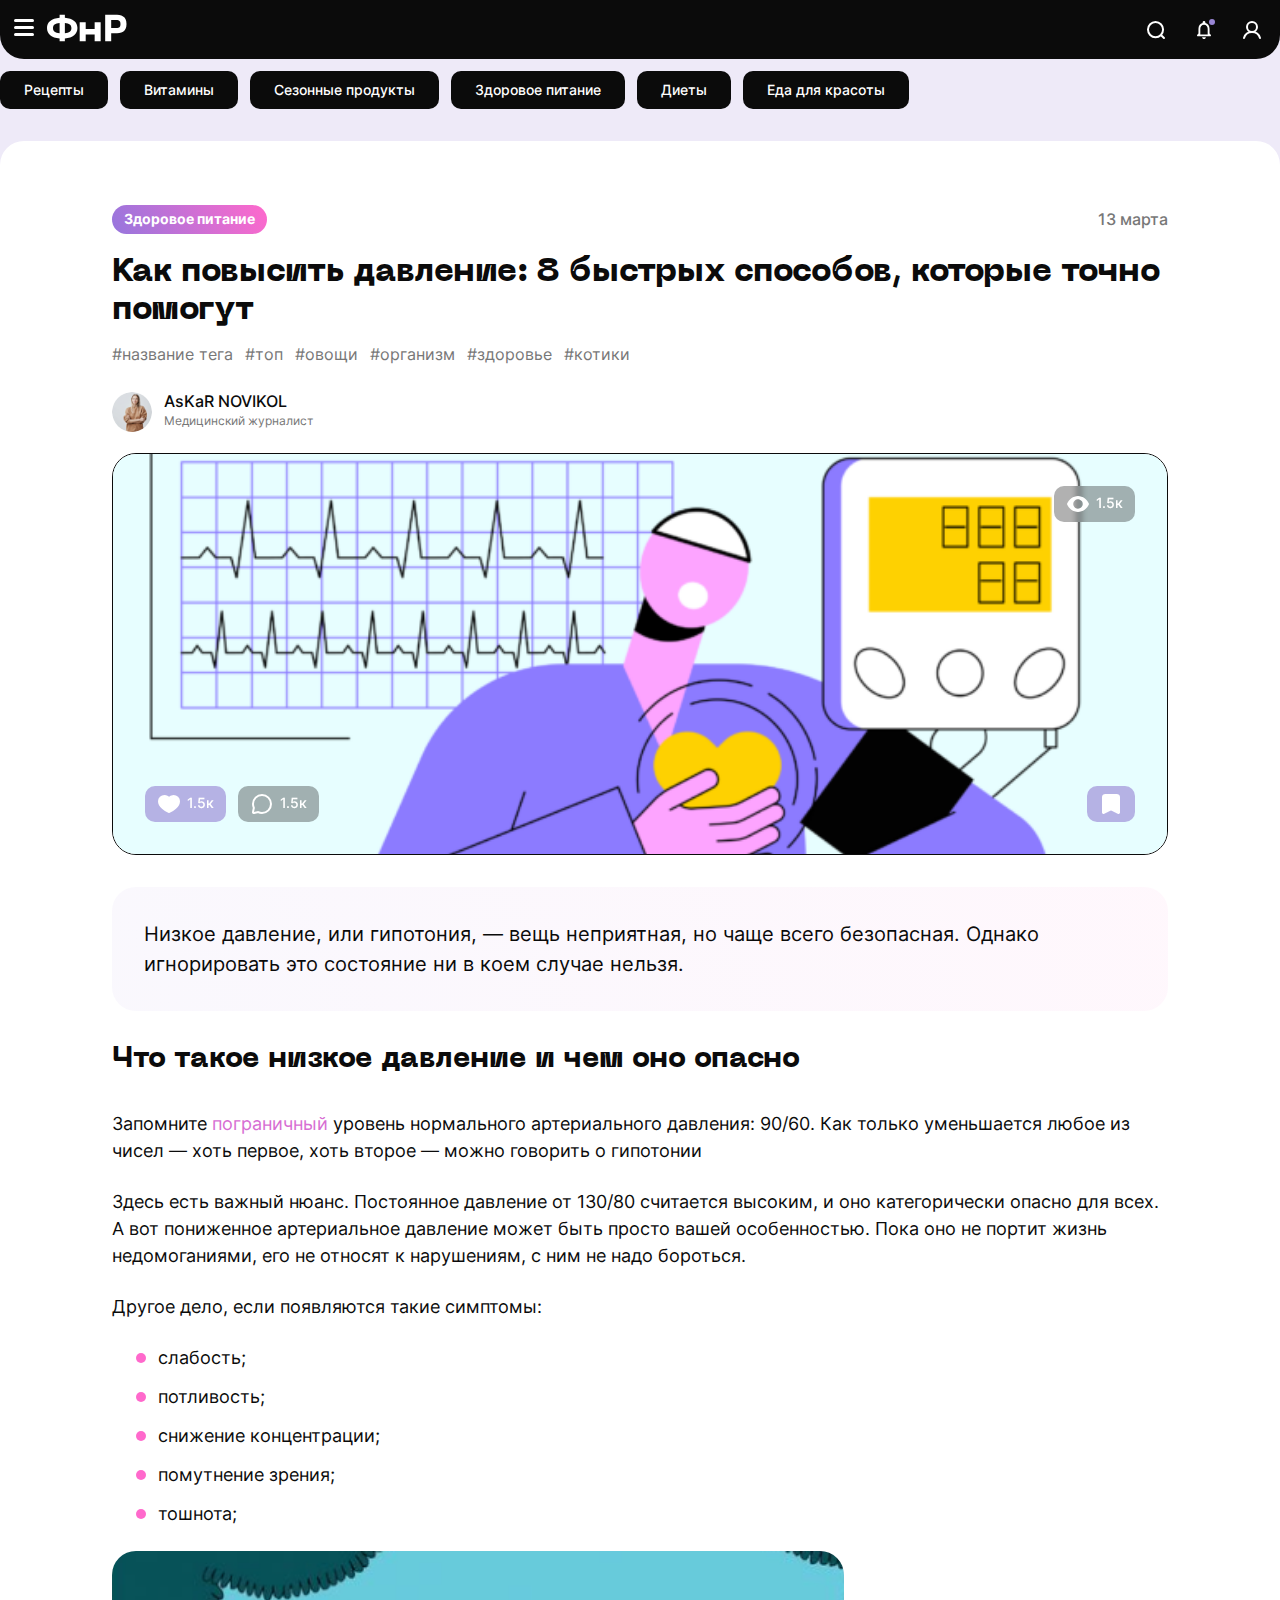
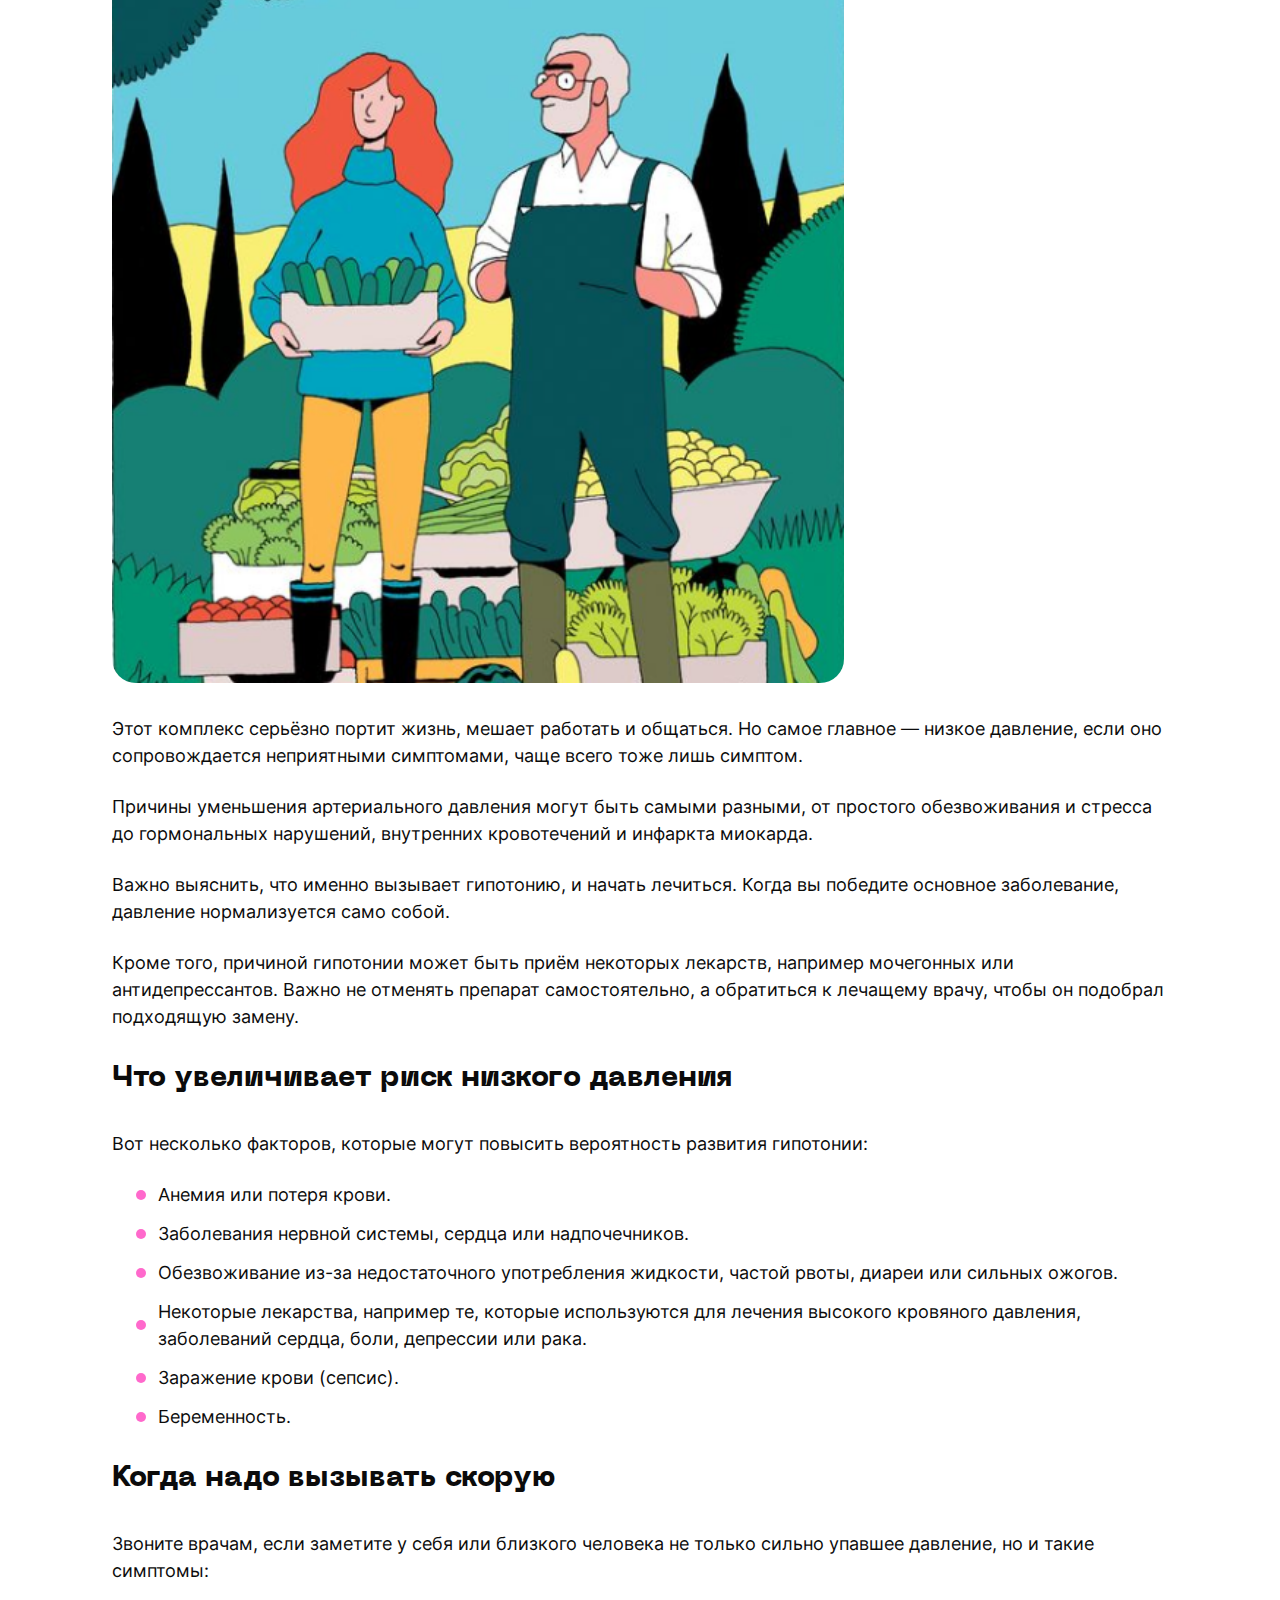
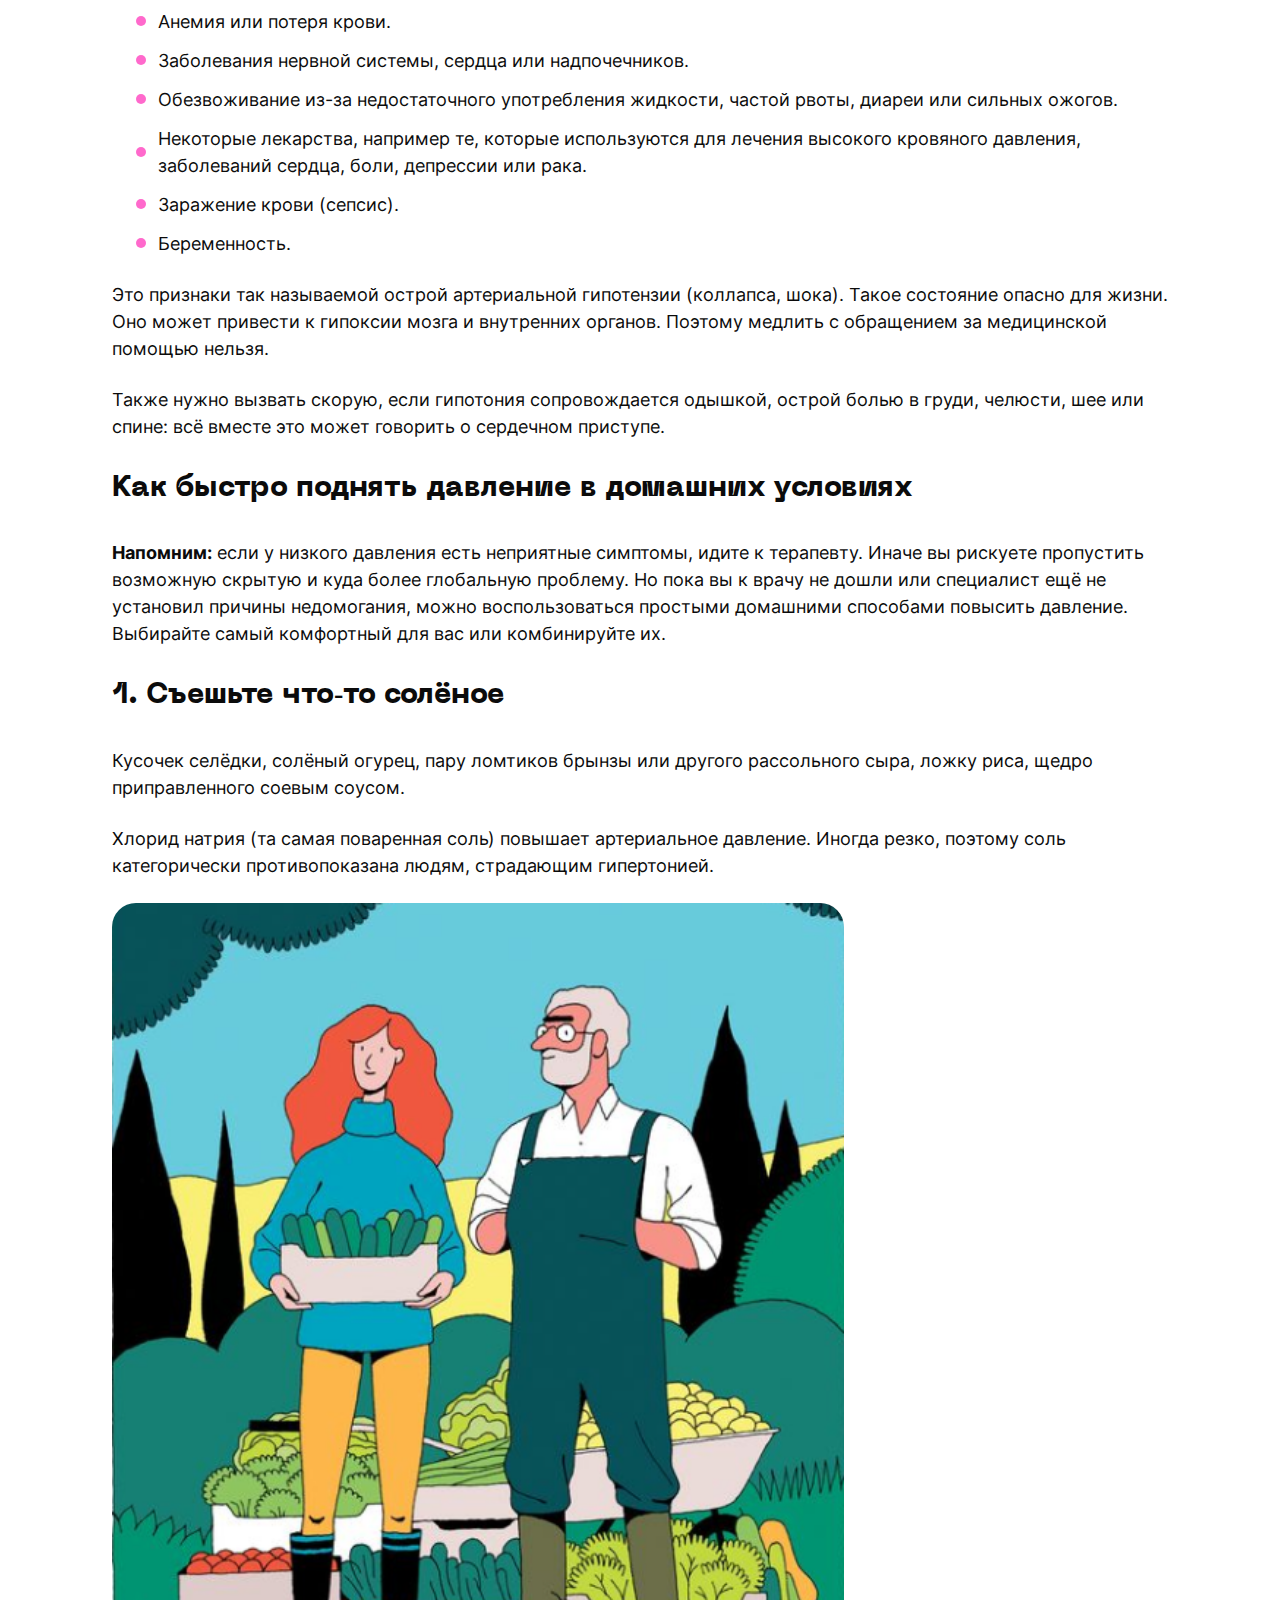
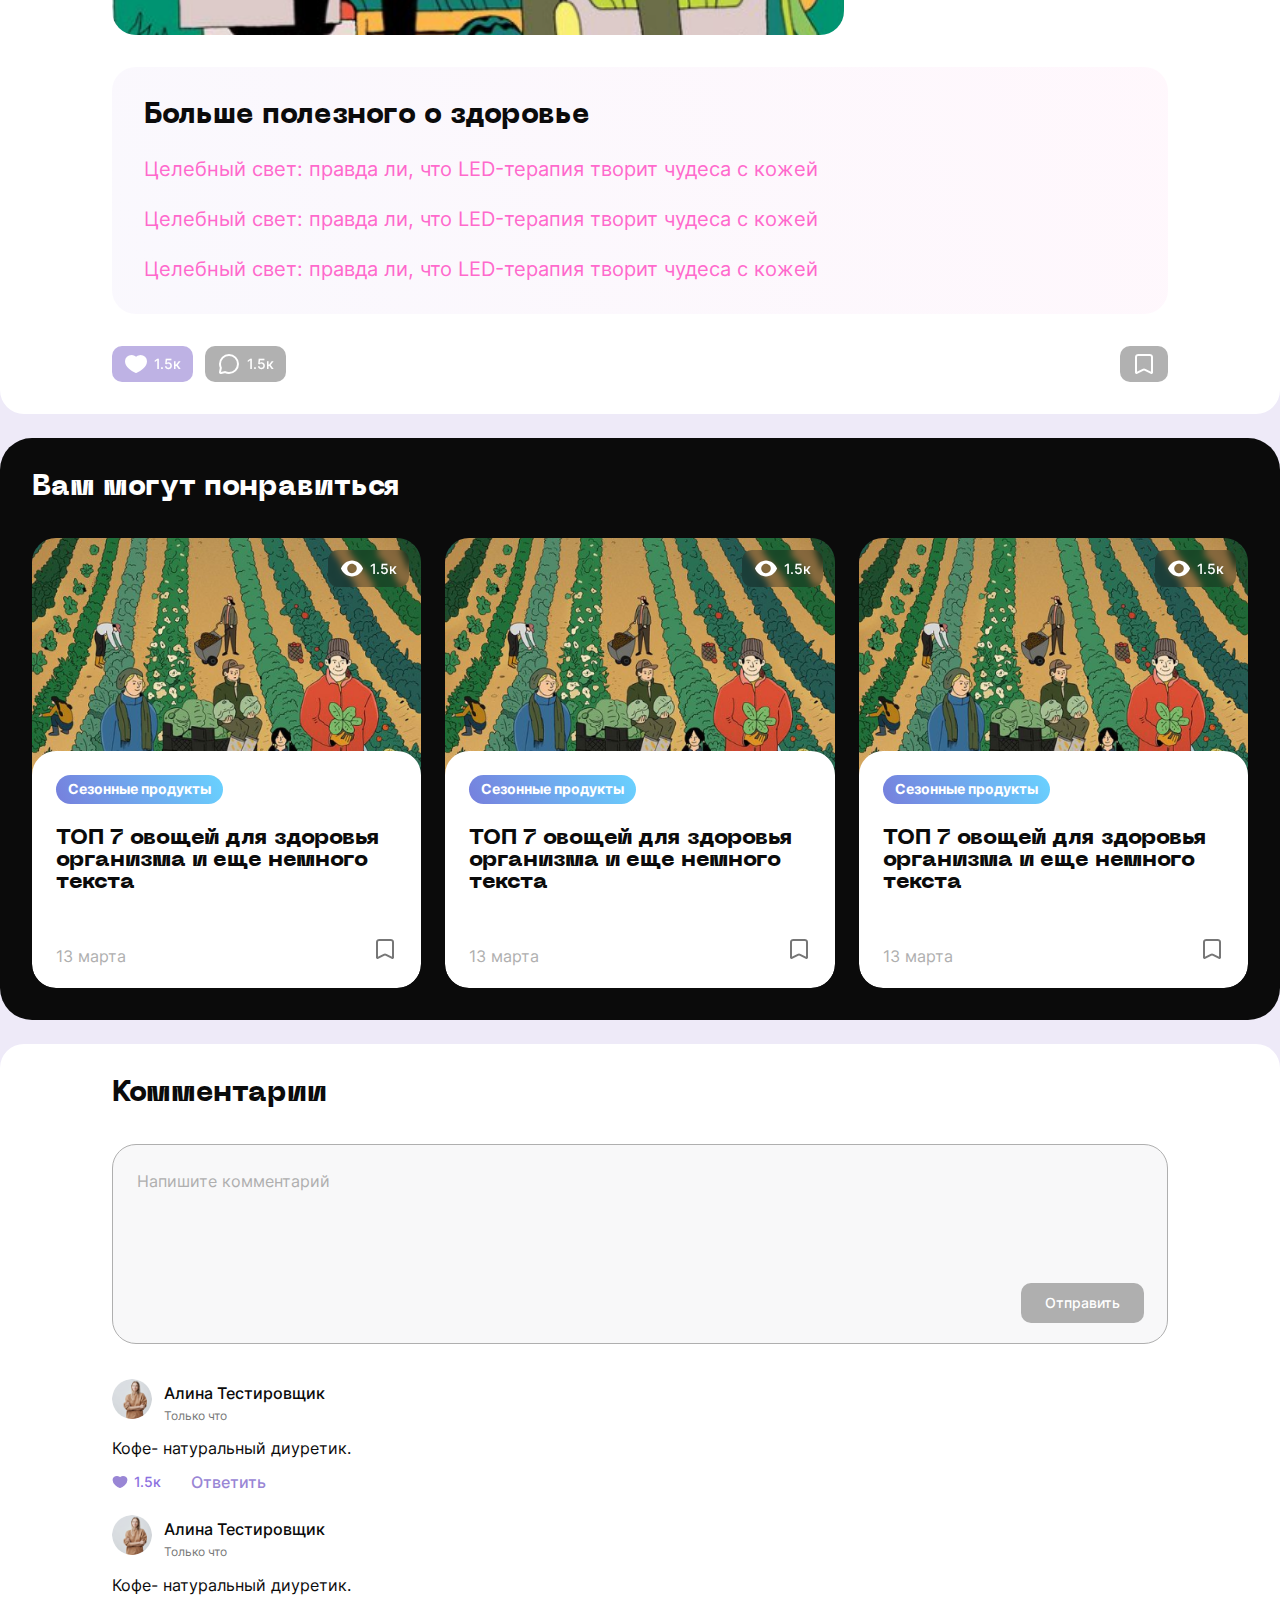
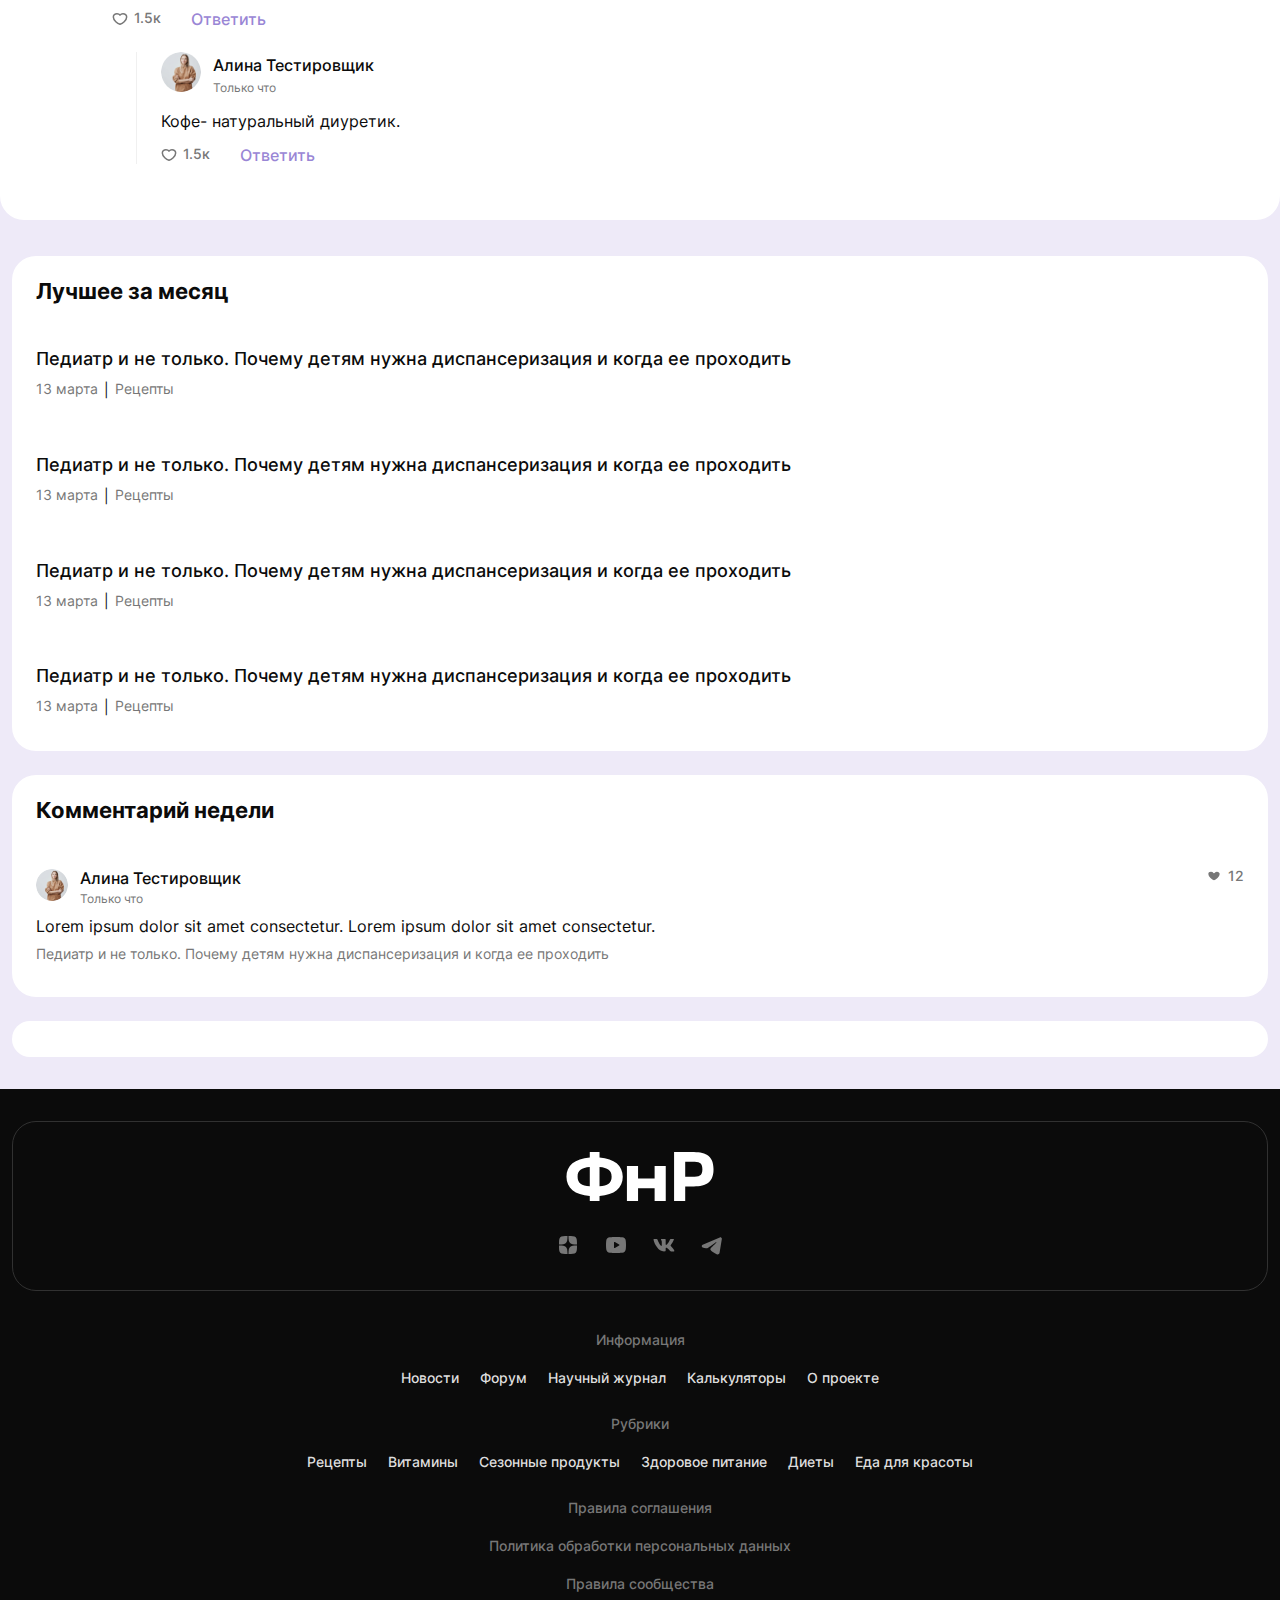
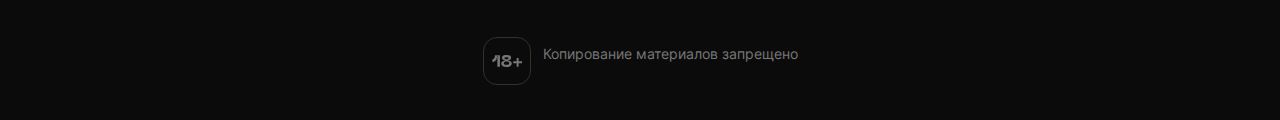
<file: article.html>
<!DOCTYPE html>
<html lang="ru">
<head>
    <meta charset="utf-8">
    <title>Главная</title>
    <meta name="description" content="Описание">

    <meta name="viewport" content="width=device-width, initial-scale=1.0">

    <link rel="stylesheet" href="assets/css/style.css">


    <link rel="stylesheet" href="assets/libs/fancybox/fancybox.css">
    <link rel="stylesheet" href="assets/libs/swiper/swiper-bundle.min.css">
</head>
<body>
<header>
    <div class="container">
        <div class="header">
            <div class="header__top">

                <div class="header__logo">
                    <a href="/">
                        <img src="assets/images/logo.svg" alt="Logo" width="96" height="32">
                    </a>
                </div>

                <div class="header__menu menu">
                    <nav>
                        <ul class="menu__list">
                            <li class="menu__item">
                                <a href="#" class="menu__link">О проекте</a>
                            </li>
                            <li class="menu__item">
                                <a href="#" class="menu__link">Форум</a>
                            </li>
                            <li class="menu__item">
                                <a href="#" class="menu__link">Контакты</a>
                            </li>
                            <li class="menu__item">
                                <a href="#" class="menu__link">Реклама</a>
                            </li>
                            <li class="menu__item">
                                <a href="#" class="menu__link">Редакция</a>
                            </li>
                        </ul>
                    </nav>
                </div>
                <div class="header__wrap">
                    <div class="header__social social">
                        <div class="social__item">
                            <a href="#">
                                <svg width="24" height="24" viewBox="0 0 24 24" fill="none"
                                     xmlns="http://www.w3.org/2000/svg" class="default">
                                    <path d="M14.0462 14.0462C12.6923 15.4431 12.5939 17.1846 12.4769 21C16.0338 21 18.4892 20.9877 19.7569 19.7569C20.9877 18.4892 21 15.9169 21 12.4769C17.1846 12.6 15.4431 12.6923 14.0462 14.0462ZM3.00002 12.4769C3.00002 15.9169 3.01232 18.4892 4.24309 19.7569C5.51078 20.9877 7.96617 21 11.5231 21C11.4 17.1846 11.3077 15.4431 9.95386 14.0462C8.55693 12.6923 6.8154 12.5938 3.00002 12.4769ZM11.5231 3C7.9723 3 5.51077 3.0123 4.24308 4.24307C3.01231 5.51077 3 8.08307 3 11.5231C6.81538 11.4 8.55692 11.3077 9.95384 9.95384C11.3077 8.55692 11.4061 6.81538 11.5231 3ZM14.0462 9.95385C12.6923 8.55693 12.5939 6.81539 12.4769 3C16.0339 3 18.4892 3.01231 19.7569 4.24308C20.9877 5.51077 21 8.08308 21 11.5231C17.1846 11.4 15.4431 11.3077 14.0462 9.95385Z"
                                          fill="#777777"/>

                                </svg>
                                <svg width="24" height="24" viewBox="0 0 24 24" fill="none"
                                     xmlns="http://www.w3.org/2000/svg" class="hover">
                                    <g clip-path="url(#clip0_296_82381)">
                                        <path d="M14.7282 14.7282C12.9231 16.5908 12.7918 18.9128 12.6359 24C17.3785 24 20.6523 23.9836 22.3426 22.3426C23.9836 20.6523 24 17.2226 24 12.6359C18.9128 12.8 16.5908 12.9231 14.7282 14.7282ZM2.08145e-05 12.6359C2.08145e-05 17.2226 0.016431 20.6523 1.65746 22.3426C3.34771 23.9836 6.62155 24 11.3641 24C11.2 18.9128 11.0769 16.5908 9.27181 14.7282C7.40925 12.9231 5.0872 12.7918 2.08145e-05 12.6359ZM11.3641 -4.10814e-06C6.62974 -4.10814e-06 3.34769 0.0164063 1.65743 1.65743C0.0164102 3.34769 0 6.77743 0 11.3641C5.08717 11.2 7.40922 11.0769 9.27179 9.27179C11.0769 7.40923 11.2082 5.08718 11.3641 -4.10814e-06ZM14.7282 9.2718C12.9231 7.40924 12.7918 5.08718 12.6359 4.10814e-06C17.3785 4.10814e-06 20.6523 0.0164143 22.3426 1.65744C23.9836 3.3477 24 6.77744 24 11.3641C18.9128 11.2 16.5908 11.0769 14.7282 9.2718Z"
                                              fill="url(#paint0_linear_296_8238)"/>
                                    </g>
                                    <defs>
                                        <linearGradient id="paint0_linear_296_8238" x1="-4.56" y1="14.28" x2="24" y2="0"
                                                        gradientUnits="userSpaceOnUse">
                                            <stop offset="0" stop-color="#FF519A"/>
                                            <stop offset="1" stop-color="#50ABFF"/>
                                        </linearGradient>
                                        <clipPath id="clip0_296_82381">
                                            <rect width="24" height="24" fill="white"/>
                                        </clipPath>
                                    </defs>
                                </svg>
                            </a>
                        </div>
                        <div class="social__item">
                            <a href="#">
                                <svg width="24" height="24" viewBox="0 0 24 24" fill="none" class="default"
                                     xmlns="http://www.w3.org/2000/svg">
                                    <g clip-path="url(#clip0_631_123581)">
                                        <path fill-rule="evenodd" clip-rule="evenodd"
                                              d="M12 4C12.855 4 13.732 4.022 14.582 4.058L15.586 4.106L16.547 4.163L17.447 4.224L18.269 4.288C19.161 4.35628 20.0004 4.73695 20.6395 5.36304C21.2786 5.98913 21.6764 6.82054 21.763 7.711L21.803 8.136L21.878 9.046C21.948 9.989 22 11.017 22 12C22 12.983 21.948 14.011 21.878 14.954L21.803 15.864C21.79 16.01 21.777 16.151 21.763 16.289C21.6764 17.1796 21.2784 18.0112 20.6391 18.6373C19.9999 19.2634 19.1602 19.6439 18.268 19.712L17.448 19.775L16.548 19.837L15.586 19.894L14.582 19.942C13.7218 19.9794 12.861 19.9987 12 20C11.139 19.9987 10.2782 19.9794 9.418 19.942L8.414 19.894L7.453 19.837L6.553 19.775L5.731 19.712C4.83895 19.6437 3.99955 19.2631 3.36047 18.637C2.72139 18.0109 2.32357 17.1795 2.237 16.289L2.197 15.864L2.122 14.954C2.04554 13.9711 2.00484 12.9858 2 12C2 11.017 2.052 9.989 2.122 9.046L2.197 8.136C2.21 7.99 2.223 7.849 2.237 7.711C2.32354 6.8207 2.72122 5.98942 3.36009 5.36334C3.99897 4.73727 4.83813 4.3565 5.73 4.288L6.551 4.224L7.451 4.163L8.413 4.106L9.417 4.058C10.2775 4.02063 11.1387 4.0013 12 4ZM10 9.575V14.425C10 14.887 10.5 15.175 10.9 14.945L15.1 12.52C15.1914 12.4674 15.2673 12.3916 15.3201 12.3003C15.3729 12.209 15.4007 12.1055 15.4007 12C15.4007 11.8945 15.3729 11.791 15.3201 11.6997C15.2673 11.6084 15.1914 11.5326 15.1 11.48L10.9 9.056C10.8088 9.00332 10.7053 8.9756 10.5999 8.97562C10.4945 8.97563 10.3911 9.00339 10.2998 9.0561C10.2086 9.1088 10.1329 9.1846 10.0802 9.27587C10.0276 9.36713 9.99993 9.47065 10 9.576V9.575Z"
                                              fill="#777777"/>
                                    </g>
                                    <defs>
                                        <clipPath id="clip0_631_123581">
                                            <rect width="24" height="24" fill="white"/>
                                        </clipPath>
                                    </defs>
                                </svg>

                                <svg width="24" height="24" viewBox="0 0 24 24" fill="none"
                                     xmlns="http://www.w3.org/2000/svg" class="hover">
                                    <g clip-path="url(#clip0_296_82462)">
                                        <path fill-rule="evenodd" clip-rule="evenodd"
                                              d="M12 2C13.026 2 14.0784 2.0275 15.0984 2.0725L16.3032 2.1325L17.4564 2.20375L18.5364 2.28L19.5228 2.36C20.5933 2.44535 21.6005 2.92118 22.3674 3.7038C23.1343 4.48642 23.6117 5.52567 23.7156 6.63875L23.7636 7.17L23.8536 8.3075C23.9376 9.48625 24 10.7712 24 12C24 13.2288 23.9376 14.5138 23.8536 15.6925L23.7636 16.83C23.748 17.0125 23.7324 17.1887 23.7156 17.3612C23.6117 18.4745 23.1341 19.5139 22.367 20.2966C21.5998 21.0792 20.5923 21.5549 19.5216 21.64L18.5376 21.7188L17.4576 21.7962L16.3032 21.8675L15.0984 21.9275C14.0662 21.9742 13.0332 21.9984 12 22C10.9668 21.9984 9.9338 21.9742 8.9016 21.9275L7.6968 21.8675L6.5436 21.7962L5.4636 21.7188L4.4772 21.64C3.40674 21.5547 2.39946 21.0788 1.63257 20.2962C0.865672 19.5136 0.388289 18.4743 0.2844 17.3612L0.2364 16.83L0.1464 15.6925C0.0546451 14.4639 0.00581282 13.2323 0 12C0 10.7712 0.0624 9.48625 0.1464 8.3075L0.2364 7.17C0.252 6.9875 0.2676 6.81125 0.2844 6.63875C0.388249 5.52587 0.86546 4.48677 1.63211 3.70418C2.39876 2.92159 3.40575 2.44563 4.476 2.36L5.4612 2.28L6.5412 2.20375L7.6956 2.1325L8.9004 2.0725C9.933 2.02579 10.9664 2.00162 12 2ZM9.6 8.96875V15.0312C9.6 15.6088 10.2 15.9688 10.68 15.6812L15.72 12.65C15.8297 12.5842 15.9208 12.4895 15.9841 12.3754C16.0475 12.2613 16.0808 12.1318 16.0808 12C16.0808 11.8682 16.0475 11.7387 15.9841 11.6246C15.9208 11.5105 15.8297 11.4158 15.72 11.35L10.68 8.32C10.5705 8.25415 10.4463 8.2195 10.3199 8.21952C10.1935 8.21954 10.0693 8.25424 9.9598 8.32012C9.85033 8.386 9.75945 8.48075 9.69629 8.59483C9.63313 8.70891 9.59992 8.83831 9.6 8.97V8.96875Z"
                                              fill="url(#paint0_linear_296_82461)"/>
                                    </g>
                                    <defs>
                                        <linearGradient id="paint0_linear_296_82461" x1="-4.56" y1="13.9" x2="21.69"
                                                        y2="-1.85" gradientUnits="userSpaceOnUse">
                                            <stop offset="0" stop-color="#FF519A"/>
                                            <stop offset="1" stop-color="#50ABFF"/>
                                        </linearGradient>
                                        <clipPath id="clip0_296_82462">
                                            <rect width="24" height="24" fill="white"/>
                                        </clipPath>
                                    </defs>
                                </svg>
                            </a>
                        </div>
                        <div class="social__item">
                            <a href="#">
                                <svg width="24" height="24" viewBox="0 0 24 24" class="default" fill="none"
                                     xmlns="http://www.w3.org/2000/svg">
                                    <path d="M21.504 18.3813H19.222C18.359 18.3813 18.099 17.6823 16.552 16.1343C15.2 14.8313 14.629 14.6693 14.287 14.6693C13.814 14.6693 13.685 14.7993 13.685 15.4503V17.5023C13.685 18.0573 13.505 18.3823 12.055 18.3823C10.6483 18.2878 9.28416 17.8605 8.07497 17.1355C6.86578 16.4105 5.84612 15.4086 5.1 14.2123C3.32839 12.0074 2.09571 9.41941 1.5 6.65433C1.5 6.31233 1.63 6.00233 2.282 6.00233H4.562C5.148 6.00233 5.359 6.26333 5.589 6.86633C6.696 10.1243 8.585 12.9583 9.352 12.9583C9.646 12.9583 9.774 12.8283 9.774 12.0953V8.73933C9.677 7.20833 8.864 7.07933 8.864 6.52533C8.87428 6.37917 8.94114 6.24278 9.05037 6.14513C9.15961 6.04747 9.30261 5.99625 9.449 6.00233H13.033C13.523 6.00233 13.685 6.24633 13.685 6.83233V11.3623C13.685 11.8513 13.895 12.0133 14.043 12.0133C14.337 12.0133 14.563 11.8513 15.102 11.3133C16.2574 9.90432 17.2013 8.3345 17.904 6.65333C17.9759 6.45149 18.1119 6.27871 18.2912 6.16135C18.4705 6.04399 18.6832 5.9885 18.897 6.00333H21.178C21.862 6.00333 22.007 6.34533 21.862 6.83333C21.0324 8.69175 20.0058 10.4558 18.8 12.0953C18.554 12.4703 18.456 12.6653 18.8 13.1053C19.026 13.4473 19.826 14.1153 20.363 14.7503C21.145 15.5303 21.794 16.4323 22.285 17.4203C22.481 18.0563 22.155 18.3813 21.504 18.3813Z"
                                          fill="#777777"/>
                                </svg>
                                <svg width="24" height="24" viewBox="0 0 24 24" fill="none"
                                     xmlns="http://www.w3.org/2000/svg" class="hover">
                                    <path d="M23.0356 18.9989H20.4078C19.414 18.9989 19.1146 18.2085 17.3331 16.4581C15.7762 14.9848 15.1187 14.8016 14.7249 14.8016C14.1802 14.8016 14.0316 14.9486 14.0316 15.6847V18.005C14.0316 18.6325 13.8244 19 12.1546 19C10.5347 18.8931 8.96385 18.4099 7.5714 17.5902C6.17896 16.7704 5.00478 15.6375 4.14558 14.2848C2.10548 11.7916 0.685987 8.86534 0 5.73877C0 5.35206 0.149702 5.00153 0.900512 5.00153H3.52605C4.20085 5.00153 4.44383 5.29666 4.70869 5.97849C5.98345 9.66241 8.15873 12.8669 9.04197 12.8669C9.38053 12.8669 9.52793 12.7199 9.52793 11.8911V8.09635C9.41623 6.3652 8.48001 6.21933 8.48001 5.59291C8.49186 5.42764 8.56885 5.27342 8.69463 5.163C8.82042 5.05257 8.98509 4.99465 9.15367 5.00153H13.2808C13.8451 5.00153 14.0316 5.27743 14.0316 5.94004V11.0623C14.0316 11.6152 14.2735 11.7984 14.4439 11.7984C14.7824 11.7984 15.0427 11.6152 15.6634 11.0069C16.9938 9.41364 18.0808 7.63859 18.89 5.73764C18.9729 5.50941 19.1294 5.31404 19.3359 5.18134C19.5424 5.04864 19.7874 4.98589 20.0335 5.00266H22.6602C23.4479 5.00266 23.6148 5.38938 23.4479 5.94117C22.4925 8.04254 21.3104 10.0373 19.9218 11.8911C19.6385 12.3151 19.5257 12.5356 19.9218 13.0331C20.1821 13.4198 21.1033 14.1752 21.7217 14.8932C22.6222 15.7752 23.3696 16.7951 23.935 17.9122C24.1607 18.6314 23.7853 18.9989 23.0356 18.9989Z"
                                          fill="url(#paint0_linear_296_82182)"/>
                                    <defs>
                                        <linearGradient id="paint0_linear_296_82182" x1="-4.56" y1="13.33" x2="16.02"
                                                        y2="-4.31" gradientUnits="userSpaceOnUse">
                                            <stop offset="0" stop-color="#FF519A"/>
                                            <stop offset="1" stop-color="#50ABFF"/>
                                        </linearGradient>
                                    </defs>
                                </svg>
                            </a>
                        </div>
                        <div class="social__item">
                            <a href="#">
                                <svg width="24" height="24" viewBox="0 0 24 24" class="default" fill="none"
                                     xmlns="http://www.w3.org/2000/svg">
                                    <g clip-path="url(#clip0_631_1236431)">
                                        <path fill-rule="evenodd" clip-rule="evenodd"
                                              d="M19.7767 4.42997C20.0238 4.32596 20.2943 4.29008 20.5599 4.32608C20.8256 4.36208 21.0768 4.46863 21.2873 4.63465C21.4979 4.80067 21.6601 5.02008 21.757 5.27005C21.854 5.52002 21.8822 5.79141 21.8387 6.05597L19.5707 19.813C19.3507 21.14 17.8947 21.901 16.6777 21.24C15.6597 20.687 14.1477 19.835 12.7877 18.946C12.1077 18.501 10.0247 17.076 10.2807 16.062C10.5007 15.195 14.0007 11.937 16.0007 9.99997C16.7857 9.23897 16.4277 8.79997 15.5007 9.49997C13.1987 11.238 9.50265 13.881 8.28065 14.625C7.20265 15.281 6.64065 15.393 5.96865 15.281C4.74265 15.077 3.60565 14.761 2.67765 14.376C1.42365 13.856 1.48465 12.132 2.67665 11.63L19.7767 4.42997Z"
                                              fill="#777777"/>
                                    </g>
                                    <defs>
                                        <clipPath id="clip0_631_1236431">
                                            <rect width="24" height="24" fill="white"/>
                                        </clipPath>
                                    </defs>
                                </svg>
                                <svg width="24" height="24" viewBox="0 0 24 24" fill="none"
                                     xmlns="http://www.w3.org/2000/svg" class="hover">
                                    <g clip-path="url(#clip0_296_82251)">
                                        <path fill-rule="evenodd" clip-rule="evenodd"
                                              d="M21.514 2.14367C21.8091 2.01646 22.1321 1.97258 22.4493 2.01661C22.7666 2.06064 23.0665 2.19096 23.3179 2.39401C23.5693 2.59706 23.763 2.86542 23.8788 3.17114C23.9946 3.47687 24.0282 3.8088 23.9762 4.13237L21.268 20.9581C21.0053 22.5811 19.2667 23.5118 17.8135 22.7034C16.5979 22.027 14.7924 20.985 13.1684 19.8977C12.3564 19.3534 9.86912 17.6106 10.1748 16.3704C10.4375 15.31 14.6169 11.3252 17.0051 8.95614C17.9424 8.02539 17.515 7.48846 16.408 8.34461C13.6592 10.4703 9.2458 13.7029 7.78661 14.6128C6.49937 15.4152 5.82828 15.5521 5.02584 15.4152C3.56187 15.1656 2.20418 14.7792 1.09605 14.3083C-0.401352 13.6723 -0.328512 11.5637 1.09486 10.9497L21.514 2.14367Z"
                                              fill="url(#paint0_linear_296_8225)"/>
                                    </g>
                                    <defs>
                                        <linearGradient id="paint0_linear_296_8225" x1="-4.56" y1="14.495" x2="22.3523"
                                                        y2="-0.883461" gradientUnits="userSpaceOnUse">
                                            <stop offset="0" stop-color="#FF519A"/>
                                            <stop offset="1" stop-color="#50ABFF"/>
                                        </linearGradient>
                                        <clipPath id="clip0_296_82251">
                                            <rect width="24" height="24" fill="white"/>
                                        </clipPath>
                                    </defs>
                                </svg>
                            </a>
                        </div>
                    </div>
                    <form class="header__search search">
                        <input type="search" value="" name="search" id="search" class="search__input"
                               placeholder="Поиск">
                        <button type="button" class="search__button" aria-label="Поиск"></button>
                        <button type="button" class="search__close" aria-label="Закрыть"></button>
                    </form>
                    <button class="header__notification" data-fancybox="notification" aria-label="Уведомления"
                            data-src="#modal-notification">

                        <svg width="24" height="24" viewBox="0 0 24 24" fill="none" xmlns="http://www.w3.org/2000/svg">
                            <path d="M18.7268 16.6523L17.5365 15.4615V10.8462C17.5365 8.01231 16.0232 5.64 13.3842 5.01231V4.38462C13.3842 3.61846 12.766 3 12.0002 3C11.2343 3 10.6161 3.61846 10.6161 4.38462V5.01231C7.96789 5.64 6.46387 8.00308 6.46387 10.8462V15.4615L5.27356 16.6523C4.69225 17.2338 5.09825 18.2308 5.91946 18.2308H18.0716C18.9021 18.2308 19.3081 17.2338 18.7268 16.6523ZM15.691 16.3846H8.3093V10.8462C8.3093 8.55692 9.7026 6.69231 12.0002 6.69231C14.2977 6.69231 15.691 8.55692 15.691 10.8462V16.3846ZM12.0002 21C13.0151 21 13.8456 20.1692 13.8456 19.1538H10.1547C10.1547 19.6435 10.3492 20.1131 10.6952 20.4593C11.0413 20.8055 11.5107 21 12.0002 21Z"
                                  fill="white"/>
                            <path d="M15.691 16.3846H8.3093V10.8462C8.3093 8.55692 9.7026 6.69231 12.0002 6.69231C14.2977 6.69231 15.691 8.55692 15.691 10.8462V16.3846Z"
                                  fill="#9986D5" class="active_visible"/>
                            <circle cx="20" cy="4" r="3" fill="#9986D5"/>
                        </svg>
                    </button>
                    <button class="header__account" aria-label="Аккаунт" data-fancybox data-src="#modal-signin">
                        <svg width="24" height="24" viewBox="0 0 24 24" fill="none" xmlns="http://www.w3.org/2000/svg">
                            <circle cx="12" cy="9" r="5" stroke="white" stroke-width="2"/>
                            <path d="M20 20C18.9175 16.2886 15.866 14 12 14C8.13401 14 5.08248 16.2886 4 20"
                                  stroke="white" stroke-width="2" stroke-linecap="round"/>
                        </svg>

                    </button>
                    <button class="header__account hidden" aria-label="Аккаунт">
                        <img src="assets/images/user.png" alt="user" width="32" height="32">

                    </button>
                </div>
            </div>
            <div class="header__bottom">
                <div class="header__rubric rubric swiper">
                    <div class="swiper-wrapper">
                        <div class="swiper-slide rubric__item">
                            <a href="#" class="rubric__link">Рецепты</a>

                        </div>
                        <div class="swiper-slide rubric__item">
                            <a href="#" class="rubric__link">Витамины</a>

                        </div>
                        <div class="swiper-slide rubric__item">
                            <a href="#" class="rubric__link">Сезонные продукты</a>

                        </div>
                        <div class="swiper-slide rubric__item">
                            <a href="#" class="rubric__link">Здоровое питание</a>

                        </div>
                        <div class="swiper-slide rubric__item">
                            <a href="#" class="rubric__link">Диеты</a>

                        </div>
                        <div class="swiper-slide rubric__item">
                            <a href="#" class="rubric__link">Еда для красоты</a>

                        </div>
                        <div class="swiper-slide rubric__item">
                            <a href="#" class="rubric__link">Диеты</a>

                        </div>
                        <div class="swiper-slide rubric__item">
                            <a href="#" class="rubric__link">Еда для красоты</a>

                        </div>
                        <div class="swiper-slide rubric__item">
                            <a href="#" class="rubric__link">Диеты</a>

                        </div>
                        <div class="swiper-slide rubric__item">
                            <a href="#" class="rubric__link">Еда для красоты</a>

                        </div>
                        <div class="swiper-slide rubric__item">
                            <a href="#" class="rubric__link">Диеты</a>

                        </div>
                        <div class="swiper-slide rubric__item">
                            <a href="#" class="rubric__link">Еда для красоты</a>

                        </div>
                        <div class="swiper-slide rubric__item">
                            <a href="#" class="rubric__link">Диеты</a>

                        </div>
                        <div class="swiper-slide rubric__item">
                            <a href="#" class="rubric__link">Еда для красоты</a>

                        </div>

                    </div>

                    <div class="slider-prev"></div>
                    <div class="slider-next">
                        <div>
                            <svg width="14" height="14" viewBox="0 0 14 14" fill="none" xmlns="http://www.w3.org/2000/svg">
                                <path d="M5.25 11.0837L9.33333 7.00033L5.25 2.91699" stroke="white" stroke-width="2" stroke-linecap="round" stroke-linejoin="round"/>
                            </svg>
                        </div>
                    </div>
                </div>
                <div class="header__form modal-form">
                    <button class="modal-form__button" data-fancybox data-src="#modal-question"
                            aria-label="Есть вопрос?">Есть вопрос?
                    </button>

                </div>
            </div>
        </div>
        <div class="header__mobile mobile">
            <input type="checkbox" id="burger-checkbox" class="header__checkbox">
            <label for="burger-checkbox" class="header__burger"><img src="assets/images/menu.svg" alt="Меню" width="24"
                                                                     height="24"></label>
            <div class="mobile__content">
                <div class="mobile__top">
                    <div class="mobile__close"></div>
                    <div class="mobile__logo">
                        <a href="/">
                            <img src="assets/images/logo-dark.svg" alt="logo" width="80" height="32">
                        </a>
                    </div>

                </div>

                <div class="header__menu menu header__menu_mobile">

                    <div class="menu__wrap">
                        <div class="menu__title">Информация</div>
                        <ul class="menu__list">
                            <li class="menu__item">
                                <a href="#" class="menu__link">О проекте</a>
                            </li>
                            <li class="menu__item">
                                <a href="#" class="menu__link">Форум</a>
                            </li>
                            <li class="menu__item">
                                <a href="#" class="menu__link">Контакты</a>
                            </li>
                            <li class="menu__item">
                                <a href="#" class="menu__link">Реклама</a>
                            </li>
                            <li class="menu__item">
                                <a href="#" class="menu__link">Редакция</a>
                            </li>
                        </ul>
                    </div>
                    <div class="menu__wrap">
                        <div class="menu__title menu__title_margin">Рубрики</div>
                        <ul class="menu__list">
                            <li class="menu__item menu__item_margin">
                                <a href="#" class="menu__link">Рецепты</a>
                            </li>
                            <li class="menu__item menu__item_margin">
                                <a href="#" class="menu__link">Витамины</a>
                            </li>
                            <li class="menu__item menu__item_margin">
                                <a href="#" class="menu__link">Сезонные продукты</a>
                            </li>
                            <li class="menu__item menu__item_margin">
                                <a href="#" class="menu__link">Здоровое питание</a>
                            </li>
                            <li class="menu__item menu__item_margin">
                                <a href="#" class="menu__link">Диенты</a>
                            </li>
                            <li class="menu__item menu__item_margin">
                                <a href="#" class="menu__link">Еда для красоты</a>
                            </li>
                        </ul>
                    </div>

                </div>
                <div class="mobile__social">
                    <div class="menu__title menu__title_margin">Мы в соцсетях</div>
                    <div class="social">
                        <div class="social__item">
                            <a href="#">
                                <svg width="24" height="24" viewBox="0 0 24 24" fill="none"
                                     xmlns="http://www.w3.org/2000/svg" class="default">
                                    <path d="M14.0462 14.0462C12.6923 15.4431 12.5939 17.1846 12.4769 21C16.0338 21 18.4892 20.9877 19.7569 19.7569C20.9877 18.4892 21 15.9169 21 12.4769C17.1846 12.6 15.4431 12.6923 14.0462 14.0462ZM3.00002 12.4769C3.00002 15.9169 3.01232 18.4892 4.24309 19.7569C5.51078 20.9877 7.96617 21 11.5231 21C11.4 17.1846 11.3077 15.4431 9.95386 14.0462C8.55693 12.6923 6.8154 12.5938 3.00002 12.4769ZM11.5231 3C7.9723 3 5.51077 3.0123 4.24308 4.24307C3.01231 5.51077 3 8.08307 3 11.5231C6.81538 11.4 8.55692 11.3077 9.95384 9.95384C11.3077 8.55692 11.4061 6.81538 11.5231 3ZM14.0462 9.95385C12.6923 8.55693 12.5939 6.81539 12.4769 3C16.0339 3 18.4892 3.01231 19.7569 4.24308C20.9877 5.51077 21 8.08308 21 11.5231C17.1846 11.4 15.4431 11.3077 14.0462 9.95385Z"
                                          fill="#777777"/>

                                </svg>
                                <svg width="24" height="24" viewBox="0 0 24 24" fill="none"
                                     xmlns="http://www.w3.org/2000/svg" class="hover">
                                    <g clip-path="url(#clip0_296_82382)">
                                        <path d="M14.7282 14.7282C12.9231 16.5908 12.7918 18.9128 12.6359 24C17.3785 24 20.6523 23.9836 22.3426 22.3426C23.9836 20.6523 24 17.2226 24 12.6359C18.9128 12.8 16.5908 12.9231 14.7282 14.7282ZM2.08145e-05 12.6359C2.08145e-05 17.2226 0.016431 20.6523 1.65746 22.3426C3.34771 23.9836 6.62155 24 11.3641 24C11.2 18.9128 11.0769 16.5908 9.27181 14.7282C7.40925 12.9231 5.0872 12.7918 2.08145e-05 12.6359ZM11.3641 -4.10814e-06C6.62974 -4.10814e-06 3.34769 0.0164063 1.65743 1.65743C0.0164102 3.34769 0 6.77743 0 11.3641C5.08717 11.2 7.40922 11.0769 9.27179 9.27179C11.0769 7.40923 11.2082 5.08718 11.3641 -4.10814e-06ZM14.7282 9.2718C12.9231 7.40924 12.7918 5.08718 12.6359 4.10814e-06C17.3785 4.10814e-06 20.6523 0.0164143 22.3426 1.65744C23.9836 3.3477 24 6.77744 24 11.3641C18.9128 11.2 16.5908 11.0769 14.7282 9.2718Z"
                                              fill="url(#paint0_linear_296_82382)"/>
                                    </g>
                                    <defs>
                                        <linearGradient id="paint0_linear_296_82382" x1="-4.56" y1="14.28" x2="24"
                                                        y2="0" gradientUnits="userSpaceOnUse">
                                            <stop offset="0" stop-color="#FF519A"/>
                                            <stop offset="1" stop-color="#50ABFF"/>
                                        </linearGradient>
                                        <clipPath id="clip0_296_82382">
                                            <rect width="24" height="24" fill="white"/>
                                        </clipPath>
                                    </defs>
                                </svg>
                            </a>
                        </div>
                        <div class="social__item">
                            <a href="#">
                                <svg width="24" height="24" viewBox="0 0 24 24" fill="none" class="default"
                                     xmlns="http://www.w3.org/2000/svg">
                                    <g clip-path="url(#clip0_631_123582)">
                                        <path fill-rule="evenodd" clip-rule="evenodd"
                                              d="M12 4C12.855 4 13.732 4.022 14.582 4.058L15.586 4.106L16.547 4.163L17.447 4.224L18.269 4.288C19.161 4.35628 20.0004 4.73695 20.6395 5.36304C21.2786 5.98913 21.6764 6.82054 21.763 7.711L21.803 8.136L21.878 9.046C21.948 9.989 22 11.017 22 12C22 12.983 21.948 14.011 21.878 14.954L21.803 15.864C21.79 16.01 21.777 16.151 21.763 16.289C21.6764 17.1796 21.2784 18.0112 20.6391 18.6373C19.9999 19.2634 19.1602 19.6439 18.268 19.712L17.448 19.775L16.548 19.837L15.586 19.894L14.582 19.942C13.7218 19.9794 12.861 19.9987 12 20C11.139 19.9987 10.2782 19.9794 9.418 19.942L8.414 19.894L7.453 19.837L6.553 19.775L5.731 19.712C4.83895 19.6437 3.99955 19.2631 3.36047 18.637C2.72139 18.0109 2.32357 17.1795 2.237 16.289L2.197 15.864L2.122 14.954C2.04554 13.9711 2.00484 12.9858 2 12C2 11.017 2.052 9.989 2.122 9.046L2.197 8.136C2.21 7.99 2.223 7.849 2.237 7.711C2.32354 6.8207 2.72122 5.98942 3.36009 5.36334C3.99897 4.73727 4.83813 4.3565 5.73 4.288L6.551 4.224L7.451 4.163L8.413 4.106L9.417 4.058C10.2775 4.02063 11.1387 4.0013 12 4ZM10 9.575V14.425C10 14.887 10.5 15.175 10.9 14.945L15.1 12.52C15.1914 12.4674 15.2673 12.3916 15.3201 12.3003C15.3729 12.209 15.4007 12.1055 15.4007 12C15.4007 11.8945 15.3729 11.791 15.3201 11.6997C15.2673 11.6084 15.1914 11.5326 15.1 11.48L10.9 9.056C10.8088 9.00332 10.7053 8.9756 10.5999 8.97562C10.4945 8.97563 10.3911 9.00339 10.2998 9.0561C10.2086 9.1088 10.1329 9.1846 10.0802 9.27587C10.0276 9.36713 9.99993 9.47065 10 9.576V9.575Z"
                                              fill="#777777"/>
                                    </g>
                                    <defs>
                                        <clipPath id="clip0_631_123582">
                                            <rect width="24" height="24" fill="white"/>
                                        </clipPath>
                                    </defs>
                                </svg>

                                <svg width="24" height="24" viewBox="0 0 24 24" fill="none"
                                     xmlns="http://www.w3.org/2000/svg" class="hover">
                                    <g clip-path="url(#clip0_296_82463)">
                                        <path fill-rule="evenodd" clip-rule="evenodd"
                                              d="M12 2C13.026 2 14.0784 2.0275 15.0984 2.0725L16.3032 2.1325L17.4564 2.20375L18.5364 2.28L19.5228 2.36C20.5933 2.44535 21.6005 2.92118 22.3674 3.7038C23.1343 4.48642 23.6117 5.52567 23.7156 6.63875L23.7636 7.17L23.8536 8.3075C23.9376 9.48625 24 10.7712 24 12C24 13.2288 23.9376 14.5138 23.8536 15.6925L23.7636 16.83C23.748 17.0125 23.7324 17.1887 23.7156 17.3612C23.6117 18.4745 23.1341 19.5139 22.367 20.2966C21.5998 21.0792 20.5923 21.5549 19.5216 21.64L18.5376 21.7188L17.4576 21.7962L16.3032 21.8675L15.0984 21.9275C14.0662 21.9742 13.0332 21.9984 12 22C10.9668 21.9984 9.9338 21.9742 8.9016 21.9275L7.6968 21.8675L6.5436 21.7962L5.4636 21.7188L4.4772 21.64C3.40674 21.5547 2.39946 21.0788 1.63257 20.2962C0.865672 19.5136 0.388289 18.4743 0.2844 17.3612L0.2364 16.83L0.1464 15.6925C0.0546451 14.4639 0.00581282 13.2323 0 12C0 10.7712 0.0624 9.48625 0.1464 8.3075L0.2364 7.17C0.252 6.9875 0.2676 6.81125 0.2844 6.63875C0.388249 5.52587 0.86546 4.48677 1.63211 3.70418C2.39876 2.92159 3.40575 2.44563 4.476 2.36L5.4612 2.28L6.5412 2.20375L7.6956 2.1325L8.9004 2.0725C9.933 2.02579 10.9664 2.00162 12 2ZM9.6 8.96875V15.0312C9.6 15.6088 10.2 15.9688 10.68 15.6812L15.72 12.65C15.8297 12.5842 15.9208 12.4895 15.9841 12.3754C16.0475 12.2613 16.0808 12.1318 16.0808 12C16.0808 11.8682 16.0475 11.7387 15.9841 11.6246C15.9208 11.5105 15.8297 11.4158 15.72 11.35L10.68 8.32C10.5705 8.25415 10.4463 8.2195 10.3199 8.21952C10.1935 8.21954 10.0693 8.25424 9.9598 8.32012C9.85033 8.386 9.75945 8.48075 9.69629 8.59483C9.63313 8.70891 9.59992 8.83831 9.6 8.97V8.96875Z"
                                              fill="url(#paint0_linear_296_82462)"/>
                                    </g>
                                    <defs>
                                        <linearGradient id="paint0_linear_296_82462" x1="-4.56" y1="13.9" x2="21.69"
                                                        y2="-1.85" gradientUnits="userSpaceOnUse">
                                            <stop offset="0" stop-color="#FF519A"/>
                                            <stop offset="1" stop-color="#50ABFF"/>
                                        </linearGradient>
                                        <clipPath id="clip0_296_82463">
                                            <rect width="24" height="24" fill="white"/>
                                        </clipPath>
                                    </defs>
                                </svg>
                            </a>
                        </div>
                        <div class="social__item">
                            <a href="#">
                                <svg width="24" height="24" viewBox="0 0 24 24" class="default" fill="none"
                                     xmlns="http://www.w3.org/2000/svg">
                                    <path d="M21.504 18.3813H19.222C18.359 18.3813 18.099 17.6823 16.552 16.1343C15.2 14.8313 14.629 14.6693 14.287 14.6693C13.814 14.6693 13.685 14.7993 13.685 15.4503V17.5023C13.685 18.0573 13.505 18.3823 12.055 18.3823C10.6483 18.2878 9.28416 17.8605 8.07497 17.1355C6.86578 16.4105 5.84612 15.4086 5.1 14.2123C3.32839 12.0074 2.09571 9.41941 1.5 6.65433C1.5 6.31233 1.63 6.00233 2.282 6.00233H4.562C5.148 6.00233 5.359 6.26333 5.589 6.86633C6.696 10.1243 8.585 12.9583 9.352 12.9583C9.646 12.9583 9.774 12.8283 9.774 12.0953V8.73933C9.677 7.20833 8.864 7.07933 8.864 6.52533C8.87428 6.37917 8.94114 6.24278 9.05037 6.14513C9.15961 6.04747 9.30261 5.99625 9.449 6.00233H13.033C13.523 6.00233 13.685 6.24633 13.685 6.83233V11.3623C13.685 11.8513 13.895 12.0133 14.043 12.0133C14.337 12.0133 14.563 11.8513 15.102 11.3133C16.2574 9.90432 17.2013 8.3345 17.904 6.65333C17.9759 6.45149 18.1119 6.27871 18.2912 6.16135C18.4705 6.04399 18.6832 5.9885 18.897 6.00333H21.178C21.862 6.00333 22.007 6.34533 21.862 6.83333C21.0324 8.69175 20.0058 10.4558 18.8 12.0953C18.554 12.4703 18.456 12.6653 18.8 13.1053C19.026 13.4473 19.826 14.1153 20.363 14.7503C21.145 15.5303 21.794 16.4323 22.285 17.4203C22.481 18.0563 22.155 18.3813 21.504 18.3813Z"
                                          fill="#777777"/>
                                </svg>
                                <svg width="24" height="24" viewBox="0 0 24 24" fill="none"
                                     xmlns="http://www.w3.org/2000/svg" class="hover">
                                    <path d="M23.0356 18.9989H20.4078C19.414 18.9989 19.1146 18.2085 17.3331 16.4581C15.7762 14.9848 15.1187 14.8016 14.7249 14.8016C14.1802 14.8016 14.0316 14.9486 14.0316 15.6847V18.005C14.0316 18.6325 13.8244 19 12.1546 19C10.5347 18.8931 8.96385 18.4099 7.5714 17.5902C6.17896 16.7704 5.00478 15.6375 4.14558 14.2848C2.10548 11.7916 0.685987 8.86534 0 5.73877C0 5.35206 0.149702 5.00153 0.900512 5.00153H3.52605C4.20085 5.00153 4.44383 5.29666 4.70869 5.97849C5.98345 9.66241 8.15873 12.8669 9.04197 12.8669C9.38053 12.8669 9.52793 12.7199 9.52793 11.8911V8.09635C9.41623 6.3652 8.48001 6.21933 8.48001 5.59291C8.49186 5.42764 8.56885 5.27342 8.69463 5.163C8.82042 5.05257 8.98509 4.99465 9.15367 5.00153H13.2808C13.8451 5.00153 14.0316 5.27743 14.0316 5.94004V11.0623C14.0316 11.6152 14.2735 11.7984 14.4439 11.7984C14.7824 11.7984 15.0427 11.6152 15.6634 11.0069C16.9938 9.41364 18.0808 7.63859 18.89 5.73764C18.9729 5.50941 19.1294 5.31404 19.3359 5.18134C19.5424 5.04864 19.7874 4.98589 20.0335 5.00266H22.6602C23.4479 5.00266 23.6148 5.38938 23.4479 5.94117C22.4925 8.04254 21.3104 10.0373 19.9218 11.8911C19.6385 12.3151 19.5257 12.5356 19.9218 13.0331C20.1821 13.4198 21.1033 14.1752 21.7217 14.8932C22.6222 15.7752 23.3696 16.7951 23.935 17.9122C24.1607 18.6314 23.7853 18.9989 23.0356 18.9989Z"
                                          fill="url(#paint0_linear_296_8218)"/>
                                    <defs>
                                        <linearGradient id="paint0_linear_296_8218" x1="-4.56" y1="13.33" x2="16.02"
                                                        y2="-4.31" gradientUnits="userSpaceOnUse">
                                            <stop offset="0" stop-color="#FF519A"/>
                                            <stop offset="1" stop-color="#50ABFF"/>
                                        </linearGradient>
                                    </defs>
                                </svg>
                            </a>
                        </div>
                        <div class="social__item">
                            <a href="#">
                                <svg width="24" height="24" viewBox="0 0 24 24" class="default" fill="none"
                                     xmlns="http://www.w3.org/2000/svg">
                                    <g clip-path="url(#clip0_631_1236432)">
                                        <path fill-rule="evenodd" clip-rule="evenodd"
                                              d="M19.7767 4.42997C20.0238 4.32596 20.2943 4.29008 20.5599 4.32608C20.8256 4.36208 21.0768 4.46863 21.2873 4.63465C21.4979 4.80067 21.6601 5.02008 21.757 5.27005C21.854 5.52002 21.8822 5.79141 21.8387 6.05597L19.5707 19.813C19.3507 21.14 17.8947 21.901 16.6777 21.24C15.6597 20.687 14.1477 19.835 12.7877 18.946C12.1077 18.501 10.0247 17.076 10.2807 16.062C10.5007 15.195 14.0007 11.937 16.0007 9.99997C16.7857 9.23897 16.4277 8.79997 15.5007 9.49997C13.1987 11.238 9.50265 13.881 8.28065 14.625C7.20265 15.281 6.64065 15.393 5.96865 15.281C4.74265 15.077 3.60565 14.761 2.67765 14.376C1.42365 13.856 1.48465 12.132 2.67665 11.63L19.7767 4.42997Z"
                                              fill="#777777"/>
                                    </g>
                                    <defs>
                                        <clipPath id="clip0_631_1236432">
                                            <rect width="24" height="24" fill="white"/>
                                        </clipPath>
                                    </defs>
                                </svg>
                                <svg width="24" height="24" viewBox="0 0 24 24" fill="none"
                                     xmlns="http://www.w3.org/2000/svg" class="hover">
                                    <g clip-path="url(#clip0_296_82252)">
                                        <path fill-rule="evenodd" clip-rule="evenodd"
                                              d="M21.514 2.14367C21.8091 2.01646 22.1321 1.97258 22.4493 2.01661C22.7666 2.06064 23.0665 2.19096 23.3179 2.39401C23.5693 2.59706 23.763 2.86542 23.8788 3.17114C23.9946 3.47687 24.0282 3.8088 23.9762 4.13237L21.268 20.9581C21.0053 22.5811 19.2667 23.5118 17.8135 22.7034C16.5979 22.027 14.7924 20.985 13.1684 19.8977C12.3564 19.3534 9.86912 17.6106 10.1748 16.3704C10.4375 15.31 14.6169 11.3252 17.0051 8.95614C17.9424 8.02539 17.515 7.48846 16.408 8.34461C13.6592 10.4703 9.2458 13.7029 7.78661 14.6128C6.49937 15.4152 5.82828 15.5521 5.02584 15.4152C3.56187 15.1656 2.20418 14.7792 1.09605 14.3083C-0.401352 13.6723 -0.328512 11.5637 1.09486 10.9497L21.514 2.14367Z"
                                              fill="url(#paint0_linear_296_82252)"/>
                                    </g>
                                    <defs>
                                        <linearGradient id="paint0_linear_296_82252" x1="-4.56" y1="14.495" x2="22.3523"
                                                        y2="-0.883461" gradientUnits="userSpaceOnUse">
                                            <stop offset="0" stop-color="#FF519A"/>
                                            <stop offset="1" stop-color="#50ABFF"/>
                                        </linearGradient>
                                        <clipPath id="clip0_296_82252">
                                            <rect width="24" height="24" fill="white"/>
                                        </clipPath>
                                    </defs>
                                </svg>
                            </a>
                        </div>
                    </div>
                </div>
                <div class="header__form modal-form">
                    <div class="modal-form__wrap">
                        <button class="modal-form__button modal-form__button_mobile" data-fancybox
                                data-src="#modal-question" aria-label="Есть вопрос?">Есть вопрос?
                        </button>
                    </div>
                </div>
            </div>
            <div class="header__top">

                <div class="header__logo">
                    <a href="/">
                        <img src="assets/images/logo.svg" alt="Logo" width="80" height="32">
                    </a>
                </div>


                <div class="header__wrap">

                    <div class="header__search search search_mobile">
                        <div class="search_mobile__button"></div>
                        <form class="search_mobile__content">
                            <input type="search" value="" name="search" class="search__input" placeholder="Поиск">
                            <button type="button" class="search__button" aria-label="Поиск"></button>
                            <button type="button" class="search__close_mobile search__close"
                                    aria-label="Закрыть"></button>
                        </form>
                    </div>
                    <button class="header__notification" data-fancybox="notification__mobile"
                            data-src="#modal-notification" aria-label="Уведомления">
                        <svg width="24" height="24" viewBox="0 0 24 24" fill="none" xmlns="http://www.w3.org/2000/svg">
                            <path d="M18.7268 16.6523L17.5365 15.4615V10.8462C17.5365 8.01231 16.0232 5.64 13.3842 5.01231V4.38462C13.3842 3.61846 12.766 3 12.0002 3C11.2343 3 10.6161 3.61846 10.6161 4.38462V5.01231C7.96789 5.64 6.46387 8.00308 6.46387 10.8462V15.4615L5.27356 16.6523C4.69225 17.2338 5.09825 18.2308 5.91946 18.2308H18.0716C18.9021 18.2308 19.3081 17.2338 18.7268 16.6523ZM15.691 16.3846H8.3093V10.8462C8.3093 8.55692 9.7026 6.69231 12.0002 6.69231C14.2977 6.69231 15.691 8.55692 15.691 10.8462V16.3846ZM12.0002 21C13.0151 21 13.8456 20.1692 13.8456 19.1538H10.1547C10.1547 19.6435 10.3492 20.1131 10.6952 20.4593C11.0413 20.8055 11.5107 21 12.0002 21Z"
                                  fill="white"/>
                            <path d="M15.691 16.3846H8.3093V10.8462C8.3093 8.55692 9.7026 6.69231 12.0002 6.69231C14.2977 6.69231 15.691 8.55692 15.691 10.8462V16.3846Z"
                                  fill="#9986D5" class="active_visible"/>
                            <circle cx="20" cy="4" r="3" fill="#9986D5"/>
                        </svg>
                    </button>
                    <button class="header__account" data-fancybox data-src="#modal-signin" aria-label="Аккаунт">
                        <svg width="24" height="24" viewBox="0 0 24 24" fill="none" xmlns="http://www.w3.org/2000/svg">
                            <circle cx="12" cy="9" r="5" stroke="white" stroke-width="2"/>
                            <path d="M20 20C18.9175 16.2886 15.866 14 12 14C8.13401 14 5.08248 16.2886 4 20"
                                  stroke="white" stroke-width="2" stroke-linecap="round"/>
                        </svg>

                    </button>
                    <button class="header__account hidden" aria-label="Аккаунт">
                        <img src="assets/images/user.png" alt="user" width="32" height="32">

                    </button>
                </div>
            </div>
            <div class="header__rubric rubric swiper">
                <div class="swiper-wrapper">
                    <div class="swiper-slide rubric__item">
                        <a href="#" class="rubric__link">Рецепты</a>

                    </div>
                    <div class="swiper-slide rubric__item">
                        <a href="#" class="rubric__link">Витамины</a>

                    </div>
                    <div class="swiper-slide rubric__item">
                        <a href="#" class="rubric__link">Сезонные продукты</a>

                    </div>
                    <div class="swiper-slide rubric__item">
                        <a href="#" class="rubric__link">Здоровое питание</a>

                    </div>
                    <div class="swiper-slide rubric__item">
                        <a href="#" class="rubric__link">Диеты</a>

                    </div>
                    <div class="swiper-slide rubric__item">
                        <a href="#" class="rubric__link">Еда для красоты</a>

                    </div>
                </div>
            </div>
        </div>
    </div>
</header>
<div class="container flex flex_article">
    <div class="main">

        <div class="article article_page infopage" style="--color1:151, 118, 221;--color2:255, 105, 204;">
            <div class="infopage__top">
                <div class="infopage__flex">
                    <a class="infopage__rubric" href="#" style="--background: linear-gradient(63.43deg, #9776DD 0.83%, #FF69CC 100%);">Здоровое питание</a>

                    <div class="infopage__date">13 марта</div>
                </div>
                <h1 class="infopage__title">Как повысить давление: 8 быстрых способов, которые точно помогут
                </h1>
                <div class="infopage__tags tags">
                    <div class="tags__item">
                        <a href="#" class="tags__name">#название тега</a>
                    </div>
                    <div class="tags__item">
                        <a href="#" class="tags__name">#топ</a>
                    </div>
                    <div class="tags__item">
                        <a href="#" class="tags__name">#овощи</a>
                    </div>
                    <div class="tags__item">
                        <a href="#" class="tags__name">#организм</a>
                    </div>
                    <div class="tags__item">
                        <a href="#" class="tags__name">#здоровье</a>
                    </div>
                    <div class="tags__item">
                        <a href="#" class="tags__name">#котики</a>
                    </div>
                </div>
                <div class="infopage__user user">

                    <div class="user__icon"><img src="assets/images/user48x48.png" alt="user" width="40" height="40">
                    </div>
                    <div class="user__info">
                        <div class="user__name user__name_best">AsKaR NOVIKOL</div>
                        <div class="user__time">Медицинский журналист</div>

                    </div>


                </div>
                <div class="infopage__preview preview">
                    <img src="assets/images/prew.png" width="732" height="400" alt="article name">
                    <div class="preview__views views">
                        <svg width="24" height="24" viewBox="0 0 24 24" fill="none" xmlns="http://www.w3.org/2000/svg">
                            <path d="M22.9563 11.7527C22.0938 9.54011 20.5964 7.62663 18.6492 6.24879C16.702 4.87095 14.3904 4.08914 12 4C9.60964 4.08914 7.29802 4.87095 5.35083 6.24879C3.40363 7.62663 1.90623 9.54011 1.04369 11.7527C0.985437 11.9125 0.985437 12.0875 1.04369 12.2473C1.90623 14.4599 3.40363 16.3734 5.35083 17.7512C7.29802 19.1291 9.60964 19.9109 12 20C14.3904 19.9109 16.702 19.1291 18.6492 17.7512C20.5964 16.3734 22.0938 14.4599 22.9563 12.2473C23.0146 12.0875 23.0146 11.9125 22.9563 11.7527ZM12 16.7273C11.0572 16.7273 10.1356 16.45 9.35171 15.9306C8.56781 15.4111 7.95684 14.6728 7.59605 13.809C7.23526 12.9453 7.14086 11.9948 7.32479 11.0778C7.50872 10.1608 7.96271 9.31843 8.62936 8.65731C9.29601 7.99619 10.1454 7.54596 11.07 7.36356C11.9947 7.18116 12.9532 7.27477 13.8242 7.63257C14.6952 7.99037 15.4397 8.59627 15.9635 9.37367C16.4872 10.1511 16.7668 11.065 16.7668 12C16.7649 13.2532 16.262 14.4544 15.3685 15.3406C14.475 16.2267 13.2636 16.7253 12 16.7273Z"
                                  fill="white"/>
                        </svg>
                        <span class="views__text">1.5к</span>
                    </div>
                    <div class="preview__likes likes active">
                        <svg width="24" height="24" viewBox="0 0 24 24" fill="none" xmlns="http://www.w3.org/2000/svg">
                            <path d="M7.5 4C4.4625 4 2 6.29564 2 9.12731C2 14.2546 8.5 18.9158 12 20C15.5 18.9158 22 14.2546 22 9.12731C22 6.29564 19.5375 4 16.5 4C14.64 4 12.995 4.86092 12 6.17864C11.4928 5.50519 10.8191 4.95559 10.0358 4.57635C9.25245 4.19712 8.38265 3.99942 7.5 4Z" stroke="white" stroke-width="2" stroke-linecap="round" stroke-linejoin="round"/>
                        </svg>

                        <span class="likes__text">1.5к</span>
                    </div>
                    <a class="preview__comment comment" href="#comments">
                        <svg width="24" height="24" viewBox="0 0 24 24" fill="none" xmlns="http://www.w3.org/2000/svg">
                            <path d="M12 3.0009C7.02931 3.0009 3.00001 7.03015 3.00001 12.0008C2.99835 13.3269 3.29066 14.6369 3.85591 15.8365L3.01891 19.9198C2.98911 20.0656 2.99592 20.2165 3.03874 20.359C3.08157 20.5015 3.15906 20.6312 3.26428 20.7364C3.3695 20.8416 3.49918 20.9191 3.64169 20.9619C3.7842 21.0048 3.93511 21.0116 4.08091 20.9818L8.1642 20.1448C9.3288 20.6938 10.6302 20.9998 12 20.9998C16.9707 20.9998 21 16.9714 21 11.9999C21 7.03015 16.9707 3 12 3" stroke="white" stroke-width="2"/>
                        </svg>
                        <span class="comment__number">1.5к</span>
                    </a>
                    <button class="preview__favorites favorites active" aria-label="Избранное">

                        <svg width="24" height="24" viewBox="0 0 24 24" fill="none" xmlns="http://www.w3.org/2000/svg">
                            <path d="M17.7143 3H6.28571C5.67951 3 5.09812 3.21503 4.66947 3.59778C4.24082 3.98053 4 4.49966 4 5.04095V20.4889C4.00003 20.5783 4.02634 20.666 4.0763 20.7435C4.12625 20.8209 4.1981 20.8852 4.28465 20.9301C4.37121 20.9749 4.46943 20.9987 4.5695 20.999C4.66956 20.9993 4.76797 20.9761 4.85486 20.9318L10.8663 17.8653C11.2116 17.6891 11.6023 17.5965 12 17.5965C12.3977 17.5965 12.7884 17.6891 13.1337 17.8653L19.1451 20.9328C19.2321 20.9772 19.3306 21.0003 19.4308 21C19.531 20.9996 19.6293 20.9758 19.7158 20.9308C19.8024 20.8859 19.8743 20.8214 19.9241 20.7438C19.974 20.6663 20.0002 20.5783 20 20.4889V5.04095C20 4.49966 19.7592 3.98053 19.3305 3.59778C18.9019 3.21503 18.3205 3 17.7143 3Z" stroke="white" stroke-width="2" stroke-linecap="round" stroke-linejoin="round"/>
                        </svg>



                    </button>
                </div>
            </div>
            <div class="infopage__text">
                <blockquote>
                    Низкое давление, или гипотония, — вещь неприятная, но чаще всего безопасная. Однако игнорировать это состояние ни в коем случае нельзя.
                </blockquote>
                <h2>Что такое низкое давление и чем оно опасно</h2>
                <p>Запомните <span style="color: #D76ED3">пограничный</span> уровень нормального артериального давления: 90/60. Как только уменьшается любое из чисел — хоть первое, хоть второе — можно говорить о гипотонии</p>
                <p>Здесь есть важный нюанс. Постоянное давление от 130/80 считается высоким, и оно категорически опасно для всех. А вот пониженное артериальное давление может быть просто вашей особенностью. Пока оно не портит жизнь недомоганиями, его не относят к нарушениям, с ним не надо бороться.</p>
                <p>Другое дело, если появляются такие симптомы:</p>
                <ul>
                    <li>слабость;</li>
                    <li>потливость;</li>
                    <li>снижение концентрации;</li>
                    <li>помутнение зрения;</li>
                    <li>тошнота;</li>
                </ul>
                <img src="assets/images/image_2.png" width="732" height="400" alt="">
                <p>
                    Этот комплекс серьёзно портит жизнь, мешает работать и общаться. Но самое главное — низкое давление, если оно сопровождается неприятными симптомами, чаще всего тоже лишь симптом.
                </p>
                <p>
                    Причины уменьшения артериального давления могут быть самыми разными, от простого обезвоживания и стресса до гормональных нарушений, внутренних кровотечений и инфаркта миокарда. 
                </p>
                <p>Важно выяснить, что именно вызывает гипотонию, и начать лечиться. Когда вы победите основное заболевание, давление нормализуется само собой.</p>
                <p>Кроме того, причиной гипотонии может быть приём некоторых лекарств, например мочегонных или антидепрессантов. Важно не отменять препарат самостоятельно, а обратиться к лечащему врачу, чтобы он подобрал подходящую замену. </p>
            <h2>Что увеличивает риск низкого давления</h2>
                <p>Вот несколько факторов, которые могут повысить вероятность развития гипотонии:</p>
                <ul>
                    <li>Анемия или потеря крови.</li>
                    <li>Заболевания нервной системы, сердца или надпочечников.</li>
                    <li>Обезвоживание из-за недостаточного употребления жидкости, частой рвоты, диареи или сильных ожогов.</li>
                    <li>Некоторые лекарства, например те, которые используются для лечения высокого кровяного давления, заболеваний сердца, боли, депрессии или рака.</li>
                    <li>Заражение крови (сепсис).</li>
                    <li>Беременность.</li>
                </ul>
                <h2>Когда надо вызывать скорую</h2>
                <p>Звоните врачам, если заметите у себя или близкого человека не только сильно упавшее давление, но и такие симптомы:</p>
                <ul>
                    <li>Анемия или потеря крови.</li>
                    <li>Заболевания нервной системы, сердца или надпочечников.</li>
                    <li>Обезвоживание из-за недостаточного употребления жидкости, частой рвоты, диареи или сильных ожогов.</li>
                    <li>Некоторые лекарства, например те, которые используются для лечения высокого кровяного давления, заболеваний сердца, боли, депрессии или рака.</li>
                    <li>Заражение крови (сепсис).</li>
                    <li>Беременность.</li>
                </ul>
                <p>Это признаки так называемой острой артериальной гипотензии (коллапса, шока). Такое состояние опасно для жизни. Оно может привести к гипоксии мозга и внутренних органов. Поэтому медлить с обращением за медицинской помощью нельзя.</p>
            <p>Также нужно вызвать скорую, если гипотония сопровождается одышкой, острой болью в груди, челюсти, шее или спине: всё вместе это может говорить о сердечном приступе.</p>
              <h2>Как быстро поднять давление в домашних условиях</h2>
                <p><b>Напомним:</b> если у низкого давления есть неприятные симптомы, идите к терапевту. Иначе вы рискуете пропустить возможную скрытую и куда более глобальную проблему. Но пока вы к врачу не дошли или специалист ещё не установил причины недомогания, можно воспользоваться простыми домашними способами повысить давление. Выбирайте самый комфортный для вас или комбинируйте их.</p>
          <h2>1. Съешьте что‑то солёное</h2>
<p>Кусочек селёдки, солёный огурец, пару ломтиков брынзы или другого рассольного сыра, ложку риса, щедро приправленного соевым соусом.</p>
<p>Хлорид натрия (та самая поваренная соль) повышает артериальное давление. Иногда резко, поэтому соль категорически противопоказана людям, страдающим гипертонией.</p>
                <img src="assets/images/image_2.png" width="732" height="400" alt="">
            </div>
            <div class="infopage__more">
                <h2>Больше полезного о здоровье</h2>
                <ul>
                    <li>
                        <a href="#">Целебный свет: правда ли, что LED-терапия творит чудеса с кожей</a>
                    </li>
                    <li>
                        <a href="#">Целебный свет: правда ли, что LED-терапия творит чудеса с кожей</a>
                    </li>
                    <li>
                        <a href="#">Целебный свет: правда ли, что LED-терапия творит чудеса с кожей</a>
                    </li>
                </ul>
            </div>
            <div class="infopage__bottom info">
                <div class="info__wrap">
                    <!--  active если стоит лайк -->
                <div class="info__likes likes active">
                    <svg width="24" height="24" viewBox="0 0 24 24" fill="none" xmlns="http://www.w3.org/2000/svg">
                        <path d="M7.5 4C4.4625 4 2 6.29564 2 9.12731C2 14.2546 8.5 18.9158 12 20C15.5 18.9158 22 14.2546 22 9.12731C22 6.29564 19.5375 4 16.5 4C14.64 4 12.995 4.86092 12 6.17864C11.4928 5.50519 10.8191 4.95559 10.0358 4.57635C9.25245 4.19712 8.38265 3.99942 7.5 4Z" stroke="white" stroke-width="2" stroke-linecap="round" stroke-linejoin="round"/>
                    </svg>

                    <span class="likes__text">1.5к</span>
                </div>
                <a class="info_comment comment" href="#comments">
                    <svg width="24" height="24" viewBox="0 0 24 24" fill="none" xmlns="http://www.w3.org/2000/svg">
                        <path d="M12 3.0009C7.02931 3.0009 3.00001 7.03015 3.00001 12.0008C2.99835 13.3269 3.29066 14.6369 3.85591 15.8365L3.01891 19.9198C2.98911 20.0656 2.99592 20.2165 3.03874 20.359C3.08157 20.5015 3.15906 20.6312 3.26428 20.7364C3.3695 20.8416 3.49918 20.9191 3.64169 20.9619C3.7842 21.0048 3.93511 21.0116 4.08091 20.9818L8.1642 20.1448C9.3288 20.6938 10.6302 20.9998 12 20.9998C16.9707 20.9998 21 16.9714 21 11.9999C21 7.03015 16.9707 3 12 3" stroke="white" stroke-width="2"/>
                    </svg>
                    <span class="comment__number">1.5к</span>
                </a>
                </div>
                <!--  active если добавлено в избранное -->
                <button class="info__favorites favorites" aria-label="Избранное">

                    <svg width="24" height="24" viewBox="0 0 24 24" fill="none" xmlns="http://www.w3.org/2000/svg">
                        <path d="M17.7143 3H6.28571C5.67951 3 5.09812 3.21503 4.66947 3.59778C4.24082 3.98053 4 4.49966 4 5.04095V20.4889C4.00003 20.5783 4.02634 20.666 4.0763 20.7435C4.12625 20.8209 4.1981 20.8852 4.28465 20.9301C4.37121 20.9749 4.46943 20.9987 4.5695 20.999C4.66956 20.9993 4.76797 20.9761 4.85486 20.9318L10.8663 17.8653C11.2116 17.6891 11.6023 17.5965 12 17.5965C12.3977 17.5965 12.7884 17.6891 13.1337 17.8653L19.1451 20.9328C19.2321 20.9772 19.3306 21.0003 19.4308 21C19.531 20.9996 19.6293 20.9758 19.7158 20.9308C19.8024 20.8859 19.8743 20.8214 19.9241 20.7438C19.974 20.6663 20.0002 20.5783 20 20.4889V5.04095C20 4.49966 19.7592 3.98053 19.3305 3.59778C18.9019 3.21503 18.3205 3 17.7143 3Z" stroke="white" stroke-width="2" stroke-linecap="round" stroke-linejoin="round"/>
                    </svg>



                </button>
            </div>

        </div>
        <div class="article also">
           <h2 class="also__title">Вам могут понравиться</h2>
            <div class="article__last last">
                <div class="last__item">
                    <div class="last__image">
                        <a class="last__read" href="#">

                            <svg width="24" height="24" viewBox="0 0 24 24" fill="none" xmlns="http://www.w3.org/2000/svg">
                                <path d="M12 20L11.1146 19.1399C10.9279 18.9586 10.678 18.8571 10.4178 18.8571H3C2.44772 18.8571 2 18.4094 2 17.8571V5C2 4.44772 2.44772 4 3 4H10.4178C10.678 4 10.9279 4.10142 11.1146 4.28272L12 5.14286M12 20L12.8854 19.1399C13.0721 18.9586 13.322 18.8571 13.5822 18.8571H21C21.5523 18.8571 22 18.4094 22 17.8571V5C22 4.44771 21.5523 4 21 4H13.5822C13.322 4 13.0721 4.10142 12.8854 4.28272L12 5.14286M12 20V5.14286M5.15789 14.2857H9.36842M9.36842 11.4286H5.15789M5.15789 8.57143H9.36842M14.6316 14.2857H18.8421M18.8421 11.4286H14.6316M14.6316 8.57143H18.8421"
                                      stroke="white" stroke-width="1.5" stroke-linecap="round" stroke-linejoin="round"/>
                            </svg>
                            <span>Читать</span></a>
                        <div class="last__views">
                            <svg width="24" height="25" viewBox="0 0 24 25" fill="none"
                                 xmlns="http://www.w3.org/2000/svg">
                                <path d="M22.9563 12.2527C22.0938 10.0401 20.5964 8.12663 18.6492 6.74879C16.702 5.37095 14.3904 4.58914 12 4.5C9.60964 4.58914 7.29802 5.37095 5.35083 6.74879C3.40363 8.12663 1.90623 10.0401 1.04369 12.2527C0.985437 12.4125 0.985437 12.5875 1.04369 12.7473C1.90623 14.9599 3.40363 16.8734 5.35083 18.2512C7.29802 19.6291 9.60964 20.4109 12 20.5C14.3904 20.4109 16.702 19.6291 18.6492 18.2512C20.5964 16.8734 22.0938 14.9599 22.9563 12.7473C23.0146 12.5875 23.0146 12.4125 22.9563 12.2527ZM12 17.2273C11.0572 17.2273 10.1356 16.95 9.35171 16.4306C8.56781 15.9111 7.95684 15.1728 7.59605 14.309C7.23526 13.4453 7.14086 12.4948 7.32479 11.5778C7.50872 10.6608 7.96271 9.81843 8.62936 9.15731C9.29601 8.49619 10.1454 8.04596 11.07 7.86356C11.9947 7.68116 12.9532 7.77477 13.8242 8.13257C14.6952 8.49037 15.4397 9.09627 15.9635 9.87367C16.4872 10.6511 16.7668 11.565 16.7668 12.5C16.7649 13.7532 16.262 14.9544 15.3685 15.8406C14.475 16.7267 13.2636 17.2253 12 17.2273Z"
                                      fill="#fff"/>
                            </svg>
                            <span>1.5к</span></div>
                        <img src="assets/images/image_3.png" width="312" height="252" alt="name last">

                    </div>
                    <div class="last__info">
                        <a class="last__rubric" href="#" style="--background: linear-gradient(63.43deg, #7680DD 0.83%, #69D2FF 100%);">Сезонные продукты</a>
                        <h2 class="last__name"  ><a href="#" class="last__link" style="--background: linear-gradient(63.43deg, #7680DD 0.83%, #69D2FF 100%);">ТОП 7 овощей для здоровья организма и еще немного текста</a></h2>
                        <div class="last__flex">
                            <div class="last__data">13 марта</div>
                            <button class="last__favorites" aria-label="Избранное">
                                <svg width="24" height="24" viewBox="0 0 24 24" fill="none"
                                     xmlns="http://www.w3.org/2000/svg">
                                    <path d="M17.7143 3H6.28571C5.67951 3 5.09812 3.21503 4.66947 3.59778C4.24082 3.98053 4 4.49966 4 5.04095V20.4889C4.00003 20.5783 4.02634 20.666 4.0763 20.7435C4.12625 20.8209 4.1981 20.8852 4.28465 20.9301C4.37121 20.9749 4.46943 20.9987 4.5695 20.999C4.66956 20.9993 4.76797 20.9761 4.85486 20.9318L10.8663 17.8653C11.2116 17.6891 11.6023 17.5965 12 17.5965C12.3977 17.5965 12.7884 17.6891 13.1337 17.8653L19.1451 20.9328C19.2321 20.9772 19.3306 21.0003 19.4308 21C19.531 20.9996 19.6293 20.9758 19.7158 20.9308C19.8024 20.8859 19.8743 20.8214 19.9241 20.7438C19.974 20.6663 20.0002 20.5783 20 20.4889V5.04095C20 4.49966 19.7592 3.98053 19.3305 3.59778C18.9019 3.21503 18.3205 3 17.7143 3Z"
                                          stroke="#777777" stroke-width="2" class="default" stroke-linecap="round"
                                          stroke-linejoin="round"/>
                                    <path d="M17.7143 3H6.28571C5.67951 3 5.09812 3.21503 4.66947 3.59778C4.24082 3.98053 4 4.49966 4 5.04095V20.4889C4.00003 20.5783 4.02634 20.666 4.0763 20.7435C4.12625 20.8209 4.1981 20.8852 4.28465 20.9301C4.37121 20.9749 4.46943 20.9987 4.5695 20.999C4.66956 20.9993 4.76797 20.9761 4.85486 20.9318L10.8663 17.8653C11.2116 17.6891 11.6023 17.5965 12 17.5965C12.3977 17.5965 12.7884 17.6891 13.1337 17.8653L19.1451 20.9328C19.2321 20.9772 19.3306 21.0003 19.4308 21C19.531 20.9996 19.6293 20.9758 19.7158 20.9308C19.8024 20.8859 19.8743 20.8214 19.9241 20.7438C19.974 20.6663 20.0002 20.5783 20 20.4889V5.04095C20 4.49966 19.7592 3.98053 19.3305 3.59778C18.9019 3.21503 18.3205 3 17.7143 3Z"
                                          stroke="url(#gradient)" fill="url(#gradient)" stroke-width="2"
                                          stroke-linecap="round" class="hover" stroke-linejoin="round"/>
                                    <linearGradient id="gradient"  x1="-2.04" y1="11.71" x2="17.8342" y2="2.87701"
                                                    gradientUnits="userSpaceOnUse">
                                        <stop offset="0" stop-color="#7680DD"/>
                                        <stop offset="1" stop-color="#69D2FF"/>
                                    </linearGradient>

                                </svg>
                            </button>
                        </div>
                    </div>
                </div>
                <div class="last__item">
                    <div class="last__image">
                        <a class="last__read" href="#">

                            <svg width="24" height="24" viewBox="0 0 24 24" fill="none" xmlns="http://www.w3.org/2000/svg">
                                <path d="M12 20L11.1146 19.1399C10.9279 18.9586 10.678 18.8571 10.4178 18.8571H3C2.44772 18.8571 2 18.4094 2 17.8571V5C2 4.44772 2.44772 4 3 4H10.4178C10.678 4 10.9279 4.10142 11.1146 4.28272L12 5.14286M12 20L12.8854 19.1399C13.0721 18.9586 13.322 18.8571 13.5822 18.8571H21C21.5523 18.8571 22 18.4094 22 17.8571V5C22 4.44771 21.5523 4 21 4H13.5822C13.322 4 13.0721 4.10142 12.8854 4.28272L12 5.14286M12 20V5.14286M5.15789 14.2857H9.36842M9.36842 11.4286H5.15789M5.15789 8.57143H9.36842M14.6316 14.2857H18.8421M18.8421 11.4286H14.6316M14.6316 8.57143H18.8421"
                                      stroke="white" stroke-width="1.5" stroke-linecap="round" stroke-linejoin="round"/>
                            </svg>
                            <span>Читать</span></a>
                        <div class="last__views">
                            <svg width="24" height="25" viewBox="0 0 24 25" fill="none"
                                 xmlns="http://www.w3.org/2000/svg">
                                <path d="M22.9563 12.2527C22.0938 10.0401 20.5964 8.12663 18.6492 6.74879C16.702 5.37095 14.3904 4.58914 12 4.5C9.60964 4.58914 7.29802 5.37095 5.35083 6.74879C3.40363 8.12663 1.90623 10.0401 1.04369 12.2527C0.985437 12.4125 0.985437 12.5875 1.04369 12.7473C1.90623 14.9599 3.40363 16.8734 5.35083 18.2512C7.29802 19.6291 9.60964 20.4109 12 20.5C14.3904 20.4109 16.702 19.6291 18.6492 18.2512C20.5964 16.8734 22.0938 14.9599 22.9563 12.7473C23.0146 12.5875 23.0146 12.4125 22.9563 12.2527ZM12 17.2273C11.0572 17.2273 10.1356 16.95 9.35171 16.4306C8.56781 15.9111 7.95684 15.1728 7.59605 14.309C7.23526 13.4453 7.14086 12.4948 7.32479 11.5778C7.50872 10.6608 7.96271 9.81843 8.62936 9.15731C9.29601 8.49619 10.1454 8.04596 11.07 7.86356C11.9947 7.68116 12.9532 7.77477 13.8242 8.13257C14.6952 8.49037 15.4397 9.09627 15.9635 9.87367C16.4872 10.6511 16.7668 11.565 16.7668 12.5C16.7649 13.7532 16.262 14.9544 15.3685 15.8406C14.475 16.7267 13.2636 17.2253 12 17.2273Z"
                                      fill="#fff"/>
                            </svg>
                            <span>1.5к</span></div>
                        <img src="assets/images/image_3.png" width="312" height="252" alt="name last">

                    </div>
                    <div class="last__info">
                        <a class="last__rubric" href="#" style="--background: linear-gradient(63.43deg, #7680DD 0.83%, #69D2FF 100%);">Сезонные продукты</a>
                        <h2 class="last__name"  ><a href="#" class="last__link" style="--background: linear-gradient(63.43deg, #7680DD 0.83%, #69D2FF 100%);">ТОП 7 овощей для здоровья организма и еще немного текста</a></h2>
                        <div class="last__flex">
                            <div class="last__data">13 марта</div>
                            <button class="last__favorites" aria-label="Избранное">
                                <svg width="24" height="24" viewBox="0 0 24 24" fill="none"
                                     xmlns="http://www.w3.org/2000/svg">
                                    <path d="M17.7143 3H6.28571C5.67951 3 5.09812 3.21503 4.66947 3.59778C4.24082 3.98053 4 4.49966 4 5.04095V20.4889C4.00003 20.5783 4.02634 20.666 4.0763 20.7435C4.12625 20.8209 4.1981 20.8852 4.28465 20.9301C4.37121 20.9749 4.46943 20.9987 4.5695 20.999C4.66956 20.9993 4.76797 20.9761 4.85486 20.9318L10.8663 17.8653C11.2116 17.6891 11.6023 17.5965 12 17.5965C12.3977 17.5965 12.7884 17.6891 13.1337 17.8653L19.1451 20.9328C19.2321 20.9772 19.3306 21.0003 19.4308 21C19.531 20.9996 19.6293 20.9758 19.7158 20.9308C19.8024 20.8859 19.8743 20.8214 19.9241 20.7438C19.974 20.6663 20.0002 20.5783 20 20.4889V5.04095C20 4.49966 19.7592 3.98053 19.3305 3.59778C18.9019 3.21503 18.3205 3 17.7143 3Z"
                                          stroke="#777777" stroke-width="2" class="default" stroke-linecap="round"
                                          stroke-linejoin="round"/>
                                    <path d="M17.7143 3H6.28571C5.67951 3 5.09812 3.21503 4.66947 3.59778C4.24082 3.98053 4 4.49966 4 5.04095V20.4889C4.00003 20.5783 4.02634 20.666 4.0763 20.7435C4.12625 20.8209 4.1981 20.8852 4.28465 20.9301C4.37121 20.9749 4.46943 20.9987 4.5695 20.999C4.66956 20.9993 4.76797 20.9761 4.85486 20.9318L10.8663 17.8653C11.2116 17.6891 11.6023 17.5965 12 17.5965C12.3977 17.5965 12.7884 17.6891 13.1337 17.8653L19.1451 20.9328C19.2321 20.9772 19.3306 21.0003 19.4308 21C19.531 20.9996 19.6293 20.9758 19.7158 20.9308C19.8024 20.8859 19.8743 20.8214 19.9241 20.7438C19.974 20.6663 20.0002 20.5783 20 20.4889V5.04095C20 4.49966 19.7592 3.98053 19.3305 3.59778C18.9019 3.21503 18.3205 3 17.7143 3Z"
                                          stroke="url(#gradient)" fill="url(#gradient)" stroke-width="2"
                                          stroke-linecap="round" class="hover" stroke-linejoin="round"/>
                                    <linearGradient id="gradient"  x1="-2.04" y1="11.71" x2="17.8342" y2="2.87701"
                                                    gradientUnits="userSpaceOnUse">
                                        <stop offset="0" stop-color="#7680DD"/>
                                        <stop offset="1" stop-color="#69D2FF"/>
                                    </linearGradient>

                                </svg>
                            </button>
                        </div>
                    </div>
                </div>
                <div class="last__item">
                    <div class="last__image">
                        <a class="last__read" href="#">

                            <svg width="24" height="24" viewBox="0 0 24 24" fill="none" xmlns="http://www.w3.org/2000/svg">
                                <path d="M12 20L11.1146 19.1399C10.9279 18.9586 10.678 18.8571 10.4178 18.8571H3C2.44772 18.8571 2 18.4094 2 17.8571V5C2 4.44772 2.44772 4 3 4H10.4178C10.678 4 10.9279 4.10142 11.1146 4.28272L12 5.14286M12 20L12.8854 19.1399C13.0721 18.9586 13.322 18.8571 13.5822 18.8571H21C21.5523 18.8571 22 18.4094 22 17.8571V5C22 4.44771 21.5523 4 21 4H13.5822C13.322 4 13.0721 4.10142 12.8854 4.28272L12 5.14286M12 20V5.14286M5.15789 14.2857H9.36842M9.36842 11.4286H5.15789M5.15789 8.57143H9.36842M14.6316 14.2857H18.8421M18.8421 11.4286H14.6316M14.6316 8.57143H18.8421"
                                      stroke="white" stroke-width="1.5" stroke-linecap="round" stroke-linejoin="round"/>
                            </svg>
                            <span>Читать</span></a>
                        <div class="last__views">
                            <svg width="24" height="25" viewBox="0 0 24 25" fill="none"
                                 xmlns="http://www.w3.org/2000/svg">
                                <path d="M22.9563 12.2527C22.0938 10.0401 20.5964 8.12663 18.6492 6.74879C16.702 5.37095 14.3904 4.58914 12 4.5C9.60964 4.58914 7.29802 5.37095 5.35083 6.74879C3.40363 8.12663 1.90623 10.0401 1.04369 12.2527C0.985437 12.4125 0.985437 12.5875 1.04369 12.7473C1.90623 14.9599 3.40363 16.8734 5.35083 18.2512C7.29802 19.6291 9.60964 20.4109 12 20.5C14.3904 20.4109 16.702 19.6291 18.6492 18.2512C20.5964 16.8734 22.0938 14.9599 22.9563 12.7473C23.0146 12.5875 23.0146 12.4125 22.9563 12.2527ZM12 17.2273C11.0572 17.2273 10.1356 16.95 9.35171 16.4306C8.56781 15.9111 7.95684 15.1728 7.59605 14.309C7.23526 13.4453 7.14086 12.4948 7.32479 11.5778C7.50872 10.6608 7.96271 9.81843 8.62936 9.15731C9.29601 8.49619 10.1454 8.04596 11.07 7.86356C11.9947 7.68116 12.9532 7.77477 13.8242 8.13257C14.6952 8.49037 15.4397 9.09627 15.9635 9.87367C16.4872 10.6511 16.7668 11.565 16.7668 12.5C16.7649 13.7532 16.262 14.9544 15.3685 15.8406C14.475 16.7267 13.2636 17.2253 12 17.2273Z"
                                      fill="#fff"/>
                            </svg>
                            <span>1.5к</span></div>
                        <img src="assets/images/image_3.png" width="312" height="252" alt="name last">

                    </div>
                    <div class="last__info">
                        <a class="last__rubric" href="#" style="--background: linear-gradient(63.43deg, #7680DD 0.83%, #69D2FF 100%);">Сезонные продукты</a>
                        <h2 class="last__name"  ><a href="#" class="last__link" style="--background: linear-gradient(63.43deg, #7680DD 0.83%, #69D2FF 100%);">ТОП 7 овощей для здоровья организма и еще немного текста</a></h2>
                        <div class="last__flex">
                            <div class="last__data">13 марта</div>
                            <button class="last__favorites" aria-label="Избранное">
                                <svg width="24" height="24" viewBox="0 0 24 24" fill="none"
                                     xmlns="http://www.w3.org/2000/svg">
                                    <path d="M17.7143 3H6.28571C5.67951 3 5.09812 3.21503 4.66947 3.59778C4.24082 3.98053 4 4.49966 4 5.04095V20.4889C4.00003 20.5783 4.02634 20.666 4.0763 20.7435C4.12625 20.8209 4.1981 20.8852 4.28465 20.9301C4.37121 20.9749 4.46943 20.9987 4.5695 20.999C4.66956 20.9993 4.76797 20.9761 4.85486 20.9318L10.8663 17.8653C11.2116 17.6891 11.6023 17.5965 12 17.5965C12.3977 17.5965 12.7884 17.6891 13.1337 17.8653L19.1451 20.9328C19.2321 20.9772 19.3306 21.0003 19.4308 21C19.531 20.9996 19.6293 20.9758 19.7158 20.9308C19.8024 20.8859 19.8743 20.8214 19.9241 20.7438C19.974 20.6663 20.0002 20.5783 20 20.4889V5.04095C20 4.49966 19.7592 3.98053 19.3305 3.59778C18.9019 3.21503 18.3205 3 17.7143 3Z"
                                          stroke="#777777" stroke-width="2" class="default" stroke-linecap="round"
                                          stroke-linejoin="round"/>
                                    <path d="M17.7143 3H6.28571C5.67951 3 5.09812 3.21503 4.66947 3.59778C4.24082 3.98053 4 4.49966 4 5.04095V20.4889C4.00003 20.5783 4.02634 20.666 4.0763 20.7435C4.12625 20.8209 4.1981 20.8852 4.28465 20.9301C4.37121 20.9749 4.46943 20.9987 4.5695 20.999C4.66956 20.9993 4.76797 20.9761 4.85486 20.9318L10.8663 17.8653C11.2116 17.6891 11.6023 17.5965 12 17.5965C12.3977 17.5965 12.7884 17.6891 13.1337 17.8653L19.1451 20.9328C19.2321 20.9772 19.3306 21.0003 19.4308 21C19.531 20.9996 19.6293 20.9758 19.7158 20.9308C19.8024 20.8859 19.8743 20.8214 19.9241 20.7438C19.974 20.6663 20.0002 20.5783 20 20.4889V5.04095C20 4.49966 19.7592 3.98053 19.3305 3.59778C18.9019 3.21503 18.3205 3 17.7143 3Z"
                                          stroke="url(#gradient)" fill="url(#gradient)" stroke-width="2"
                                          stroke-linecap="round" class="hover" stroke-linejoin="round"/>
                                    <linearGradient id="gradient"  x1="-2.04" y1="11.71" x2="17.8342" y2="2.87701"
                                                    gradientUnits="userSpaceOnUse">
                                        <stop offset="0" stop-color="#7680DD"/>
                                        <stop offset="1" stop-color="#69D2FF"/>
                                    </linearGradient>

                                </svg>
                            </button>
                        </div>
                    </div>
                </div>

            </div>
        </div>
        <div class="comments" id="comments">
            <h2 class="comments__title">Комментарии</h2>
            <form class="comments__form">
                <textarea class="comments__text" placeholder="Напишите комментарий"></textarea>
                <button type="submit" class="comments__submit" aria-label="Отправить" disabled>Отправить</button>
            </form>
            <div class="comments__list">
                <div class="comments__unit unit">

                        <div class="user user_comments">
                            <div class="user__icon"><img src="assets/images/user48x48.png" alt="user" width="40" height="40">
                            </div>
                            <div class="user__info">
                                <div class="user__name">Алина Тестировщик</div>
                                <div class="user__time">Только что</div>

                            </div>

                        </div>
                        <div class="comment__text comment__text_list">Кофе- натуральный диуретик.
                        </div>

                      <div class="unit__bottom">
                          <div class="unit__likes active"><svg width="16" height="16" viewBox="0 0 16 16" fill="none" xmlns="http://www.w3.org/2000/svg">
                              <path d="M4.99992 2.66602C2.97492 2.66602 1.33325 4.19644 1.33325 6.08422C1.33325 9.50243 5.66659 12.6099 7.99992 13.3327C10.3333 12.6099 14.6666 9.50243 14.6666 6.08422C14.6666 4.19644 13.0249 2.66602 10.9999 2.66602C9.75992 2.66602 8.66325 3.23996 7.99992 4.11844C7.66181 3.66948 7.21264 3.30307 6.69043 3.05025C6.16822 2.79743 5.58835 2.66563 4.99992 2.66602Z" stroke="#777777" stroke-width="1.5" stroke-linecap="round" stroke-linejoin="round"/>
                          </svg><span>1.5к</span></div>
                          <div class="unit__answer answer">
                              <button class="answer__text" aria-label="Ответить">Ответить</button>
                              <button class="answer__close" aria-label="Закрыть"><svg width="24" height="24" viewBox="0 0 24 24" fill="none" xmlns="http://www.w3.org/2000/svg">
                                  <path d="M5 5L19 19M5 19L19 5" stroke="#777777" stroke-width="2" stroke-linecap="round" stroke-linejoin="round"/>
                              </svg></button>
                              <div class="answer__form">
                                  <form class="comments__form">
                                      <textarea class="comments__text" placeholder="Напишите комментарий"></textarea>
                                      <button type="submit" class="comments__submit" disabled aria-label="Отправить">Отправить</button>
                                  </form>
                              </div>
                          </div>
                      </div>

                </div>
                <div class="comments__unit unit">

                    <div class="user user_comments">
                        <div class="user__icon"><img src="assets/images/user48x48.png" alt="user" width="40" height="40">
                        </div>
                        <div class="user__info">
                            <div class="user__name">Алина Тестировщик</div>
                            <div class="user__time">Только что</div>

                        </div>

                    </div>
                    <div class="comment__text comment__text_list">Кофе- натуральный диуретик.
                    </div>

                    <div class="unit__bottom">
                        <div class="unit__likes"><svg width="16" height="16" viewBox="0 0 16 16" fill="none" xmlns="http://www.w3.org/2000/svg">
                            <path d="M4.99992 2.66602C2.97492 2.66602 1.33325 4.19644 1.33325 6.08422C1.33325 9.50243 5.66659 12.6099 7.99992 13.3327C10.3333 12.6099 14.6666 9.50243 14.6666 6.08422C14.6666 4.19644 13.0249 2.66602 10.9999 2.66602C9.75992 2.66602 8.66325 3.23996 7.99992 4.11844C7.66181 3.66948 7.21264 3.30307 6.69043 3.05025C6.16822 2.79743 5.58835 2.66563 4.99992 2.66602Z" stroke="#777777" stroke-width="1.5" stroke-linecap="round" stroke-linejoin="round"/>
                        </svg><span>1.5к</span></div>
                        <div class="unit__answer answer">
                            <button class="answer__text" aria-label="Отправить">Ответить</button>
                            <button class="answer__close" aria-label="Закрыть"><svg width="24" height="24" viewBox="0 0 24 24" fill="none" xmlns="http://www.w3.org/2000/svg">
                                <path d="M5 5L19 19M5 19L19 5" stroke="#777777" stroke-width="2" stroke-linecap="round" stroke-linejoin="round"/>
                            </svg></button>
                            <div class="answer__form">
                                <form class="comments__form">
                                    <textarea class="comments__text" placeholder="Напишите комментарий"></textarea>
                                    <button type="submit" class="comments__submit" aria-label="Отправить" disabled>Отправить</button>
                                </form>
                            </div>
                        </div>
                    </div>
                    <div class="unit__comment">
                        <div class="comments__unit unit">

                            <div class="user user_comments">
                                <div class="user__icon"><img src="assets/images/user48x48.png" alt="user" width="40" height="40">
                                </div>
                                <div class="user__info">
                                    <div class="user__name">Алина Тестировщик</div>
                                    <div class="user__time">Только что</div>

                                </div>

                            </div>
                            <div class="comment__text comment__text_list">Кофе- натуральный диуретик.
                            </div>

                            <div class="unit__bottom">
                                <div class="unit__likes"><svg width="16" height="16" viewBox="0 0 16 16" fill="none" xmlns="http://www.w3.org/2000/svg">
                                    <path d="M4.99992 2.66602C2.97492 2.66602 1.33325 4.19644 1.33325 6.08422C1.33325 9.50243 5.66659 12.6099 7.99992 13.3327C10.3333 12.6099 14.6666 9.50243 14.6666 6.08422C14.6666 4.19644 13.0249 2.66602 10.9999 2.66602C9.75992 2.66602 8.66325 3.23996 7.99992 4.11844C7.66181 3.66948 7.21264 3.30307 6.69043 3.05025C6.16822 2.79743 5.58835 2.66563 4.99992 2.66602Z" stroke="#777777" stroke-width="1.5" stroke-linecap="round" stroke-linejoin="round"/>
                                </svg><span>1.5к</span></div>
                                <div class="unit__answer answer">
                                    <button class="answer__text" aria-label="Ответить">Ответить</button>
                                    <button class="answer__close" aria-label="Закрыть"><svg width="24" height="24" viewBox="0 0 24 24" fill="none" xmlns="http://www.w3.org/2000/svg">
                                        <path d="M5 5L19 19M5 19L19 5" stroke="#777777" stroke-width="2" stroke-linecap="round" stroke-linejoin="round"/>
                                    </svg></button>
                                    <div class="answer__form">
                                        <form class="comments__form">
                                            <textarea class="comments__text" placeholder="Напишите комментарий"></textarea>
                                            <button type="submit" class="comments__submit" aria-label="Отправить" disabled>Отправить</button>
                                        </form>
                                    </div>
                                </div>
                            </div>

                        </div>
                    </div>

                </div>
            </div>
        </div>

    </div>

    <div class="aside aside_article">
        <div class="best">
            <h2 class="best__title">Лучшее за месяц </h2>
            <div class="best__item"
                 style="--background:linear-gradient(63.43deg, rgba(255, 49, 74, 0.05) 0.83%, rgba(255, 189, 19, 0.05) 100%);">
                <div class="best__name" style="--background:linear-gradient(63.43deg, #FF314A 0.83%, #FFBD13 100%);"><a
                        href="#" class="best__link">Педиатр и не только. Почему детям нужна диспансеризация и когда ее
                    проходить</a></div>
                <div class="best__bottom">
                    <div class="best__date">13 марта</div>
                    |

                    <a href="#" class="best__rubric">Рецепты</a>

                </div>
            </div>
            <div class="best__item"
                 style="--background:linear-gradient(63.43deg, rgba(118, 128, 221, 0.05) 0.83%, rgba(105, 210, 255, 0.05) 100%);">
                <div class="best__name" style="--background: linear-gradient(63.43deg, #7680DD 0.83%, #69D2FF 100%);"><a
                        href="#" class="best__link">Педиатр и не только. Почему детям нужна диспансеризация и когда ее
                    проходить</a></div>
                <div class="best__bottom">
                    <div class="best__date">13 марта</div>
                    |

                    <a href="#" class="best__rubric">Рецепты</a>

                </div>
            </div>
            <div class="best__item"
                 style="--background:linear-gradient(63.43deg, rgba(255, 49, 74, 0.05) 0.83%, rgba(255, 189, 19, 0.05) 100%);">
                <div class="best__name" style="--background:linear-gradient(63.43deg, #FF314A 0.83%, #FFBD13 100%);"><a
                        href="#" class="best__link">Педиатр и не только. Почему детям нужна диспансеризация и когда ее
                    проходить</a></div>
                <div class="best__bottom">
                    <div class="best__date">13 марта</div>
                    |

                    <a href="#" class="best__rubric">Рецепты</a>

                </div>
            </div>
            <div class="best__item"
                 style="--background:linear-gradient(63.43deg, rgba(255, 49, 74, 0.05) 0.83%, rgba(255, 189, 19, 0.05) 100%);">
                <div class="best__name" style="--background:linear-gradient(63.43deg, #FF314A 0.83%, #FFBD13 100%);"><a
                        href="#" class="best__link">Педиатр и не только. Почему детям нужна диспансеризация и когда ее
                    проходить</a></div>
                <div class="best__bottom">
                    <div class="best__date">13 марта</div>
                    |

                    <a href="#" class="best__rubric">Рецепты</a>

                </div>
            </div>
        </div>
        <div class="best">
            <h2 class="best__title">Комментарий недели </h2>
            <div class="best__comment comment">
                <div class="best__user user">
                    <div class="user__icon"><img src="assets/images/user48x48.png" alt="user" width="32" height="32">
                    </div>
                    <div class="user__info">
                        <div class="user__name user__name_best">Алина Тестировщик</div>
                        <div class="user__time">Только что</div>

                    </div>
                    <div class="user__likes likes">
                        <svg width="16" height="14" viewBox="0 0 16 14" fill="none" xmlns="http://www.w3.org/2000/svg">
                            <path d="M4.99967 1.66699C2.97467 1.66699 1.33301 3.19742 1.33301 5.0852C1.33301 8.5034 5.66634 11.6109 7.99967 12.3337C10.333 11.6109 14.6663 8.5034 14.6663 5.0852C14.6663 3.19742 13.0247 1.66699 10.9997 1.66699C9.75967 1.66699 8.66301 2.24094 7.99967 3.11942C7.66157 2.67046 7.2124 2.30405 6.69019 2.05123C6.16798 1.7984 5.58811 1.66661 4.99967 1.66699Z"
                                  fill="#777777" stroke="white" stroke-width="2" stroke-linecap="round"
                                  stroke-linejoin="round"/>
                        </svg>

                        <div class="likes__number">12</div>
                    </div>
                </div>
                <div class="best__text comment__text">Lorem ipsum dolor sit amet consectetur. Lorem ipsum dolor sit amet
                    consectetur.
                </div>
                <a href="#" class="comment__article"
                   style="--background:linear-gradient(63.43deg, #FF314A 0.83%, #FFBD13 100%);">Педиатр и не только.
                    Почему детям нужна диспансеризация и когда ее проходить</a>
            </div>
        </div>
        <div class="best">

        </div>
    </div>
</div>
<footer class="footer">
    <div class="container footer__wrap">
        <div class="footer__logo">
            <a href="/">
                <img src="assets/images/logo-footer.svg" alt="logo" width="148" height="50">
            </a>
            <div class="footer__social social">
                <div class="social__item">
                    <a href="#">
                        <svg width="24" height="24" viewBox="0 0 24 24" fill="none" xmlns="http://www.w3.org/2000/svg"
                             class="default">
                            <path d="M14.0462 14.0462C12.6923 15.4431 12.5939 17.1846 12.4769 21C16.0338 21 18.4892 20.9877 19.7569 19.7569C20.9877 18.4892 21 15.9169 21 12.4769C17.1846 12.6 15.4431 12.6923 14.0462 14.0462ZM3.00002 12.4769C3.00002 15.9169 3.01232 18.4892 4.24309 19.7569C5.51078 20.9877 7.96617 21 11.5231 21C11.4 17.1846 11.3077 15.4431 9.95386 14.0462C8.55693 12.6923 6.8154 12.5938 3.00002 12.4769ZM11.5231 3C7.9723 3 5.51077 3.0123 4.24308 4.24307C3.01231 5.51077 3 8.08307 3 11.5231C6.81538 11.4 8.55692 11.3077 9.95384 9.95384C11.3077 8.55692 11.4061 6.81538 11.5231 3ZM14.0462 9.95385C12.6923 8.55693 12.5939 6.81539 12.4769 3C16.0339 3 18.4892 3.01231 19.7569 4.24308C20.9877 5.51077 21 8.08308 21 11.5231C17.1846 11.4 15.4431 11.3077 14.0462 9.95385Z"
                                  fill="#777777"/>

                        </svg>
                        <svg width="24" height="24" viewBox="0 0 24 24" fill="none" xmlns="http://www.w3.org/2000/svg"
                             class="hover">
                            <g clip-path="url(#clip0_296_8238)">
                                <path d="M14.7282 14.7282C12.9231 16.5908 12.7918 18.9128 12.6359 24C17.3785 24 20.6523 23.9836 22.3426 22.3426C23.9836 20.6523 24 17.2226 24 12.6359C18.9128 12.8 16.5908 12.9231 14.7282 14.7282ZM2.08145e-05 12.6359C2.08145e-05 17.2226 0.016431 20.6523 1.65746 22.3426C3.34771 23.9836 6.62155 24 11.3641 24C11.2 18.9128 11.0769 16.5908 9.27181 14.7282C7.40925 12.9231 5.0872 12.7918 2.08145e-05 12.6359ZM11.3641 -4.10814e-06C6.62974 -4.10814e-06 3.34769 0.0164063 1.65743 1.65743C0.0164102 3.34769 0 6.77743 0 11.3641C5.08717 11.2 7.40922 11.0769 9.27179 9.27179C11.0769 7.40923 11.2082 5.08718 11.3641 -4.10814e-06ZM14.7282 9.2718C12.9231 7.40924 12.7918 5.08718 12.6359 4.10814e-06C17.3785 4.10814e-06 20.6523 0.0164143 22.3426 1.65744C23.9836 3.3477 24 6.77744 24 11.3641C18.9128 11.2 16.5908 11.0769 14.7282 9.2718Z"
                                      fill="url(#paint0_linear_296_82381)"/>
                            </g>
                            <defs>
                                <linearGradient id="paint0_linear_296_82381" x1="-4.56" y1="14.28" x2="24" y2="0"
                                                gradientUnits="userSpaceOnUse">
                                    <stop offset="0" stop-color="#FF519A"/>
                                    <stop offset="1" stop-color="#50ABFF"/>
                                </linearGradient>
                                <clipPath id="clip0_296_8238">
                                    <rect width="24" height="24" fill="white"/>
                                </clipPath>
                            </defs>
                        </svg>
                    </a>
                </div>
                <div class="social__item">
                    <a href="#">
                        <svg width="24" height="24" viewBox="0 0 24 24" fill="none" class="default"
                             xmlns="http://www.w3.org/2000/svg">
                            <g clip-path="url(#clip0_631_12358)">
                                <path fill-rule="evenodd" clip-rule="evenodd"
                                      d="M12 4C12.855 4 13.732 4.022 14.582 4.058L15.586 4.106L16.547 4.163L17.447 4.224L18.269 4.288C19.161 4.35628 20.0004 4.73695 20.6395 5.36304C21.2786 5.98913 21.6764 6.82054 21.763 7.711L21.803 8.136L21.878 9.046C21.948 9.989 22 11.017 22 12C22 12.983 21.948 14.011 21.878 14.954L21.803 15.864C21.79 16.01 21.777 16.151 21.763 16.289C21.6764 17.1796 21.2784 18.0112 20.6391 18.6373C19.9999 19.2634 19.1602 19.6439 18.268 19.712L17.448 19.775L16.548 19.837L15.586 19.894L14.582 19.942C13.7218 19.9794 12.861 19.9987 12 20C11.139 19.9987 10.2782 19.9794 9.418 19.942L8.414 19.894L7.453 19.837L6.553 19.775L5.731 19.712C4.83895 19.6437 3.99955 19.2631 3.36047 18.637C2.72139 18.0109 2.32357 17.1795 2.237 16.289L2.197 15.864L2.122 14.954C2.04554 13.9711 2.00484 12.9858 2 12C2 11.017 2.052 9.989 2.122 9.046L2.197 8.136C2.21 7.99 2.223 7.849 2.237 7.711C2.32354 6.8207 2.72122 5.98942 3.36009 5.36334C3.99897 4.73727 4.83813 4.3565 5.73 4.288L6.551 4.224L7.451 4.163L8.413 4.106L9.417 4.058C10.2775 4.02063 11.1387 4.0013 12 4ZM10 9.575V14.425C10 14.887 10.5 15.175 10.9 14.945L15.1 12.52C15.1914 12.4674 15.2673 12.3916 15.3201 12.3003C15.3729 12.209 15.4007 12.1055 15.4007 12C15.4007 11.8945 15.3729 11.791 15.3201 11.6997C15.2673 11.6084 15.1914 11.5326 15.1 11.48L10.9 9.056C10.8088 9.00332 10.7053 8.9756 10.5999 8.97562C10.4945 8.97563 10.3911 9.00339 10.2998 9.0561C10.2086 9.1088 10.1329 9.1846 10.0802 9.27587C10.0276 9.36713 9.99993 9.47065 10 9.576V9.575Z"
                                      fill="#777777"/>
                            </g>
                            <defs>
                                <clipPath id="clip0_631_12358">
                                    <rect width="24" height="24" fill="white"/>
                                </clipPath>
                            </defs>
                        </svg>

                        <svg width="24" height="24" viewBox="0 0 24 24" fill="none" xmlns="http://www.w3.org/2000/svg"
                             class="hover">
                            <g clip-path="url(#clip0_296_82461)">
                                <path fill-rule="evenodd" clip-rule="evenodd"
                                      d="M12 2C13.026 2 14.0784 2.0275 15.0984 2.0725L16.3032 2.1325L17.4564 2.20375L18.5364 2.28L19.5228 2.36C20.5933 2.44535 21.6005 2.92118 22.3674 3.7038C23.1343 4.48642 23.6117 5.52567 23.7156 6.63875L23.7636 7.17L23.8536 8.3075C23.9376 9.48625 24 10.7712 24 12C24 13.2288 23.9376 14.5138 23.8536 15.6925L23.7636 16.83C23.748 17.0125 23.7324 17.1887 23.7156 17.3612C23.6117 18.4745 23.1341 19.5139 22.367 20.2966C21.5998 21.0792 20.5923 21.5549 19.5216 21.64L18.5376 21.7188L17.4576 21.7962L16.3032 21.8675L15.0984 21.9275C14.0662 21.9742 13.0332 21.9984 12 22C10.9668 21.9984 9.9338 21.9742 8.9016 21.9275L7.6968 21.8675L6.5436 21.7962L5.4636 21.7188L4.4772 21.64C3.40674 21.5547 2.39946 21.0788 1.63257 20.2962C0.865672 19.5136 0.388289 18.4743 0.2844 17.3612L0.2364 16.83L0.1464 15.6925C0.0546451 14.4639 0.00581282 13.2323 0 12C0 10.7712 0.0624 9.48625 0.1464 8.3075L0.2364 7.17C0.252 6.9875 0.2676 6.81125 0.2844 6.63875C0.388249 5.52587 0.86546 4.48677 1.63211 3.70418C2.39876 2.92159 3.40575 2.44563 4.476 2.36L5.4612 2.28L6.5412 2.20375L7.6956 2.1325L8.9004 2.0725C9.933 2.02579 10.9664 2.00162 12 2ZM9.6 8.96875V15.0312C9.6 15.6088 10.2 15.9688 10.68 15.6812L15.72 12.65C15.8297 12.5842 15.9208 12.4895 15.9841 12.3754C16.0475 12.2613 16.0808 12.1318 16.0808 12C16.0808 11.8682 16.0475 11.7387 15.9841 11.6246C15.9208 11.5105 15.8297 11.4158 15.72 11.35L10.68 8.32C10.5705 8.25415 10.4463 8.2195 10.3199 8.21952C10.1935 8.21954 10.0693 8.25424 9.9598 8.32012C9.85033 8.386 9.75945 8.48075 9.69629 8.59483C9.63313 8.70891 9.59992 8.83831 9.6 8.97V8.96875Z"
                                      fill="url(#paint0_linear_296_8246)"/>
                            </g>
                            <defs>
                                <linearGradient id="paint0_linear_296_8246" x1="-4.56" y1="13.9" x2="21.69" y2="-1.85"
                                                gradientUnits="userSpaceOnUse">
                                    <stop offset="0" stop-color="#FF519A"/>
                                    <stop offset="1" stop-color="#50ABFF"/>
                                </linearGradient>
                                <clipPath id="clip0_296_82461">
                                    <rect width="24" height="24" fill="white"/>
                                </clipPath>
                            </defs>
                        </svg>
                    </a>
                </div>
                <div class="social__item">
                    <a href="#">
                        <svg width="24" height="24" viewBox="0 0 24 24" class="default" fill="none"
                             xmlns="http://www.w3.org/2000/svg">
                            <path d="M21.504 18.3813H19.222C18.359 18.3813 18.099 17.6823 16.552 16.1343C15.2 14.8313 14.629 14.6693 14.287 14.6693C13.814 14.6693 13.685 14.7993 13.685 15.4503V17.5023C13.685 18.0573 13.505 18.3823 12.055 18.3823C10.6483 18.2878 9.28416 17.8605 8.07497 17.1355C6.86578 16.4105 5.84612 15.4086 5.1 14.2123C3.32839 12.0074 2.09571 9.41941 1.5 6.65433C1.5 6.31233 1.63 6.00233 2.282 6.00233H4.562C5.148 6.00233 5.359 6.26333 5.589 6.86633C6.696 10.1243 8.585 12.9583 9.352 12.9583C9.646 12.9583 9.774 12.8283 9.774 12.0953V8.73933C9.677 7.20833 8.864 7.07933 8.864 6.52533C8.87428 6.37917 8.94114 6.24278 9.05037 6.14513C9.15961 6.04747 9.30261 5.99625 9.449 6.00233H13.033C13.523 6.00233 13.685 6.24633 13.685 6.83233V11.3623C13.685 11.8513 13.895 12.0133 14.043 12.0133C14.337 12.0133 14.563 11.8513 15.102 11.3133C16.2574 9.90432 17.2013 8.3345 17.904 6.65333C17.9759 6.45149 18.1119 6.27871 18.2912 6.16135C18.4705 6.04399 18.6832 5.9885 18.897 6.00333H21.178C21.862 6.00333 22.007 6.34533 21.862 6.83333C21.0324 8.69175 20.0058 10.4558 18.8 12.0953C18.554 12.4703 18.456 12.6653 18.8 13.1053C19.026 13.4473 19.826 14.1153 20.363 14.7503C21.145 15.5303 21.794 16.4323 22.285 17.4203C22.481 18.0563 22.155 18.3813 21.504 18.3813Z"
                                  fill="#777777"/>
                        </svg>
                        <svg width="24" height="24" viewBox="0 0 24 24" fill="none" xmlns="http://www.w3.org/2000/svg"
                             class="hover">
                            <path d="M23.0356 18.9989H20.4078C19.414 18.9989 19.1146 18.2085 17.3331 16.4581C15.7762 14.9848 15.1187 14.8016 14.7249 14.8016C14.1802 14.8016 14.0316 14.9486 14.0316 15.6847V18.005C14.0316 18.6325 13.8244 19 12.1546 19C10.5347 18.8931 8.96385 18.4099 7.5714 17.5902C6.17896 16.7704 5.00478 15.6375 4.14558 14.2848C2.10548 11.7916 0.685987 8.86534 0 5.73877C0 5.35206 0.149702 5.00153 0.900512 5.00153H3.52605C4.20085 5.00153 4.44383 5.29666 4.70869 5.97849C5.98345 9.66241 8.15873 12.8669 9.04197 12.8669C9.38053 12.8669 9.52793 12.7199 9.52793 11.8911V8.09635C9.41623 6.3652 8.48001 6.21933 8.48001 5.59291C8.49186 5.42764 8.56885 5.27342 8.69463 5.163C8.82042 5.05257 8.98509 4.99465 9.15367 5.00153H13.2808C13.8451 5.00153 14.0316 5.27743 14.0316 5.94004V11.0623C14.0316 11.6152 14.2735 11.7984 14.4439 11.7984C14.7824 11.7984 15.0427 11.6152 15.6634 11.0069C16.9938 9.41364 18.0808 7.63859 18.89 5.73764C18.9729 5.50941 19.1294 5.31404 19.3359 5.18134C19.5424 5.04864 19.7874 4.98589 20.0335 5.00266H22.6602C23.4479 5.00266 23.6148 5.38938 23.4479 5.94117C22.4925 8.04254 21.3104 10.0373 19.9218 11.8911C19.6385 12.3151 19.5257 12.5356 19.9218 13.0331C20.1821 13.4198 21.1033 14.1752 21.7217 14.8932C22.6222 15.7752 23.3696 16.7951 23.935 17.9122C24.1607 18.6314 23.7853 18.9989 23.0356 18.9989Z"
                                  fill="url(#paint0_linear_296_82181)"/>
                            <defs>
                                <linearGradient id="paint0_linear_296_82181" x1="-4.56" y1="13.33" x2="16.02" y2="-4.31"
                                                gradientUnits="userSpaceOnUse">
                                    <stop offset="0" stop-color="#FF519A"/>
                                    <stop offset="1" stop-color="#50ABFF"/>
                                </linearGradient>
                            </defs>
                        </svg>
                    </a>
                </div>
                <div class="social__item">
                    <a href="#">
                        <svg width="24" height="24" viewBox="0 0 24 24" class="default" fill="none"
                             xmlns="http://www.w3.org/2000/svg">
                            <g clip-path="url(#clip0_631_123643)">
                                <path fill-rule="evenodd" clip-rule="evenodd"
                                      d="M19.7767 4.42997C20.0238 4.32596 20.2943 4.29008 20.5599 4.32608C20.8256 4.36208 21.0768 4.46863 21.2873 4.63465C21.4979 4.80067 21.6601 5.02008 21.757 5.27005C21.854 5.52002 21.8822 5.79141 21.8387 6.05597L19.5707 19.813C19.3507 21.14 17.8947 21.901 16.6777 21.24C15.6597 20.687 14.1477 19.835 12.7877 18.946C12.1077 18.501 10.0247 17.076 10.2807 16.062C10.5007 15.195 14.0007 11.937 16.0007 9.99997C16.7857 9.23897 16.4277 8.79997 15.5007 9.49997C13.1987 11.238 9.50265 13.881 8.28065 14.625C7.20265 15.281 6.64065 15.393 5.96865 15.281C4.74265 15.077 3.60565 14.761 2.67765 14.376C1.42365 13.856 1.48465 12.132 2.67665 11.63L19.7767 4.42997Z"
                                      fill="#777777"/>
                            </g>
                            <defs>
                                <clipPath id="clip0_631_123643">
                                    <rect width="24" height="24" fill="white"/>
                                </clipPath>
                            </defs>
                        </svg>
                        <svg width="24" height="24" viewBox="0 0 24 24" fill="none" xmlns="http://www.w3.org/2000/svg"
                             class="hover">
                            <g clip-path="url(#clip0_296_8225)">
                                <path fill-rule="evenodd" clip-rule="evenodd"
                                      d="M21.514 2.14367C21.8091 2.01646 22.1321 1.97258 22.4493 2.01661C22.7666 2.06064 23.0665 2.19096 23.3179 2.39401C23.5693 2.59706 23.763 2.86542 23.8788 3.17114C23.9946 3.47687 24.0282 3.8088 23.9762 4.13237L21.268 20.9581C21.0053 22.5811 19.2667 23.5118 17.8135 22.7034C16.5979 22.027 14.7924 20.985 13.1684 19.8977C12.3564 19.3534 9.86912 17.6106 10.1748 16.3704C10.4375 15.31 14.6169 11.3252 17.0051 8.95614C17.9424 8.02539 17.515 7.48846 16.408 8.34461C13.6592 10.4703 9.2458 13.7029 7.78661 14.6128C6.49937 15.4152 5.82828 15.5521 5.02584 15.4152C3.56187 15.1656 2.20418 14.7792 1.09605 14.3083C-0.401352 13.6723 -0.328512 11.5637 1.09486 10.9497L21.514 2.14367Z"
                                      fill="url(#paint0_linear_296_82253)"/>
                            </g>
                            <defs>
                                <linearGradient id="paint0_linear_296_82253" x1="-4.56" y1="14.495" x2="22.3523"
                                                y2="-0.883461" gradientUnits="userSpaceOnUse">
                                    <stop offset="0" stop-color="#FF519A"/>
                                    <stop offset="1" stop-color="#50ABFF"/>
                                </linearGradient>
                                <clipPath id="clip0_296_8225">
                                    <rect width="24" height="24" fill="white"/>
                                </clipPath>
                            </defs>
                        </svg>
                    </a>
                </div>
            </div>
        </div>
        <div class="footer__links links">
            <div class="links__top">
                <div class="links__row">

                    <ul class="links__list">
                        <li class="links__title">Информация</li>
                        <li class="links__item">
                            <a href="#" class="links__link">Новости</a>
                        </li>
                        <li class="links__item">
                            <a href="#" class="links__link">Форум</a>
                        </li>
                        <li class="links__item">
                            <a href="#" class="links__link">Научный журнал</a>
                        </li>
                        <li class="links__item">
                            <a href="#" class="links__link">Калькуляторы</a>
                        </li>
                        <li class="links__item">
                            <a href="#" class="links__link">О проекте</a>
                        </li>
                    </ul>
                </div>
                <div class="links__row">

                    <ul class="links__list">
                        <li class="links__title">Рубрики</li>
                        <li class="links__item">
                            <a href="#" class="links__link">Рецепты</a>
                        </li>
                        <li class="links__item">
                            <a href="#" class="links__link">Витамины</a>
                        </li>
                        <li class="links__item">
                            <a href="#" class="links__link">Сезонные продукты</a>
                        </li>
                        <li class="links__item">
                            <a href="#" class="links__link">Здоровое питание</a>
                        </li>
                        <li class="links__item">
                            <a href="#" class="links__link">Диеты</a>
                        </li>
                        <li class="links__item">
                            <a href="#" class="links__link">Еда для красоты</a>
                        </li>
                    </ul>
                </div>
            </div>
            <div class="links__bottom">
                <a href="#">Правила соглашения</a>
                <a href="#">Политика обработки персональных данных</a>
                <a href="#">Правила сообщества</a>
            </div>
        </div>
        <div class="footer__info copy">
            <div class="copy__age">
                <svg width="48" height="48" viewBox="0 0 48 48" fill="none" xmlns="http://www.w3.org/2000/svg">
                    <rect x="0.5" y="0.5" width="47" height="47" rx="13.5" stroke="#313131"/>
                    <path d="M9 22.8C11.1086 21.9559 11.9034 20.8303 11.9034 18.1655H16.948V29.8345H14.3527V20.3172L14.8393 18.8276H14.1905C13.9959 21.84 13.4281 24.091 9.90834 25.2L9 22.8Z"
                          fill="#777777"/>
                    <path d="M18.2469 26.5572C18.2469 24.5214 19.8689 23.9421 21.6045 23.7434V23.0814C20.3231 22.9655 18.8957 22.469 18.8957 20.6979C18.8957 18.5793 21.2638 18 23.5185 18C25.7569 18 28.125 18.5793 28.125 20.6979C28.125 22.469 26.6976 22.9655 25.4162 23.0814V23.7434C27.1518 23.9421 28.7738 24.6869 28.7738 26.5572C28.7738 29.0234 26.649 30 23.5185 30C20.3717 30 18.2469 29.0234 18.2469 26.5572ZM21.4909 21.2938C21.4909 22.0055 22.1235 22.2703 23.5185 22.2703C24.8972 22.2703 25.5298 22.0055 25.5298 21.2938C25.5298 20.5986 24.8972 20.3172 23.5185 20.3172C22.1235 20.3172 21.4909 20.5986 21.4909 21.2938ZM20.8421 26.1434C20.8421 27.1862 21.6369 27.6828 23.5185 27.6828C25.3838 27.6828 26.1786 27.1862 26.1786 26.1434C26.1786 25.1172 25.3838 24.5876 23.5185 24.5876C21.6369 24.5876 20.8421 25.1172 20.8421 26.1434Z"
                          fill="#777777"/>
                    <path d="M39 24.3724V26.3586H35.5937V29.8345H33.6473V26.3586H30.241V24.3724H33.6473V20.8966H35.5937V24.3724H39Z"
                          fill="#777777"/>
                </svg>
            </div>
            <div class="copy__text">
                Копирование материалов запрещено
            </div>
        </div>
    </div>
</footer>
<div id="modal-question" class="modal">
    <h2 class="modal__title">
        Появился вопрос?
    </h2>
    <div class="modal__text">
        Напишите Нам на почту <a href="mailto:editor@nutritiologists.ru">editor@nutritiologists.ru</a> или заполните
        форму ниже
    </div>
    <form class="form">
        <div class="form__group">
            <label for="question-email" class="form__label">Укажите вашу почту</label>
            <input type="email" name="email" id="question-email" class="form__input" placeholder="Введите почту">
        </div>
        <div class="form__group">
            <label for="question-message" class="form__label">Сообшение</label>
            <textarea name="message" id="question-message" class="form__input form__input_textarea"
                      placeholder="Напишите сообщение"></textarea>
        </div>
        <div class="form__submit submit">
            <button type="submit" class="submit__button" aria-label="Отправить" disabled>Отправить</button>
        </div>
    </form>


</div>
<div id="modal-signin" class="modal signin">
    <h2 class="modal__title">
        Войдите
    </h2>
    <div class="modal__text">
        Вы сможете оценивать статьи, общаться в комментариях и добавлять статьи в избранное
    </div>
    <div class="signin__list">
        <a class="signin__item signin__item_nohover" href="#" style="--color: #1976D2">
            <svg width="32" height="32" viewBox="0 0 32 32" fill="none" xmlns="http://www.w3.org/2000/svg">
                <rect width="32" height="32" rx="16" fill="white"/>
                <path d="M29.0743 13.388H28.0003V13.3327H16.0003V18.666H23.5357C22.4363 21.7707 19.4823 23.9993 16.0003 23.9993C11.5823 23.9993 8.00033 20.4173 8.00033 15.9993C8.00033 11.5813 11.5823 7.99935 16.0003 7.99935C18.0397 7.99935 19.895 8.76868 21.3077 10.0253L25.079 6.25402C22.6977 4.03468 19.5123 2.66602 16.0003 2.66602C8.63699 2.66602 2.66699 8.63602 2.66699 15.9993C2.66699 23.3627 8.63699 29.3327 16.0003 29.3327C23.3637 29.3327 29.3337 23.3627 29.3337 15.9993C29.3337 15.1053 29.2417 14.2327 29.0743 13.388Z"
                      fill="#FFC107"/>
                <path d="M4.2041 9.79433L8.58477 13.007C9.7701 10.0723 12.6408 8.00033 16.0001 8.00033C18.0394 8.00033 19.8948 8.76966 21.3074 10.0263L25.0788 6.25499C22.6974 4.03566 19.5121 2.66699 16.0001 2.66699C10.8788 2.66699 6.43743 5.55833 4.2041 9.79433Z"
                      fill="#FF3D00"/>
                <path d="M15.9999 29.3338C19.4439 29.3338 22.5732 28.0158 24.9392 25.8725L20.8125 22.3805C19.4289 23.4327 17.7382 24.0018 15.9999 24.0005C12.5319 24.0005 9.58722 21.7891 8.47788 18.7031L4.12988 22.0531C6.33655 26.3711 10.8179 29.3338 15.9999 29.3338Z"
                      fill="#4CAF50"/>
                <path d="M29.074 13.3883H28V13.333H16V18.6663H23.5353C23.0095 20.1439 22.0622 21.4351 20.8107 22.3803L20.8127 22.379L24.9393 25.871C24.6473 26.1363 29.3333 22.6663 29.3333 15.9997C29.3333 15.1057 29.2413 14.233 29.074 13.3883Z"
                      fill="#1976D2"/>
            </svg>
            <span class="signin__text">Google</span>
        </a>
        <a class="signin__item" href="#" style="--color:#0077FF">
            <svg width="32" height="32" viewBox="0 0 32 32" fill="none" xmlns="http://www.w3.org/2000/svg">
                <path fill-rule="evenodd" clip-rule="evenodd" class="turnover" style="--color:#fff;"
                      d="M5.19587 5.19612C3.42847 6.96351 3.42847 9.8081 3.42847 15.4973V16.503C3.42847 22.1921 3.42847 25.0367 5.19587 26.8041C6.96327 28.5716 9.80786 28.5716 15.497 28.5716H16.5028C22.1919 28.5716 25.0365 28.5716 26.8039 26.8041C28.5713 25.0367 28.5713 22.1921 28.5713 16.503V15.4973C28.5713 9.8081 28.5713 6.96351 26.8039 5.19612C25.0365 3.42871 22.1919 3.42871 16.5028 3.42871H15.497C9.80786 3.42871 6.96327 3.42871 5.19587 5.19612ZM7.77109 11.6006C7.90595 18.1409 11.3477 22.0692 17.0206 22.0692H17.3496V18.3435C19.4157 18.5527 20.9564 20.0785 21.5854 22.0692H24.5642C23.7561 19.0913 21.6608 17.4409 20.3586 16.812C21.6599 16.0341 23.5015 14.1598 23.9352 11.6006H21.2252C20.6565 13.6817 18.9648 15.57 17.3486 15.7492V11.6006H14.5952V18.8577C12.9197 18.4391 10.7338 16.4049 10.6442 11.6006H7.77109Z"
                      fill="#0077FF"/>
            </svg>
            <span class="signin__text">ВКонтакте</span>
        </a>
        <a class="signin__item" href="#" style="--color:#005FF9">
            <svg width="32" height="32" viewBox="0 0 32 32" fill="none" xmlns="http://www.w3.org/2000/svg">
                <path d="M15.9997 30.8686C24.2051 30.8686 30.8569 24.2168 30.8569 16.0114C30.8569 7.80607 24.2051 1.1543 15.9997 1.1543C7.79435 1.1543 1.14258 7.80607 1.14258 16.0114C1.14258 24.2168 7.79435 30.8686 15.9997 30.8686Z"
                      class="turnover" style="--color:#fff;" fill="#005FF9"/>
                <mask id="mask0_843_3961" style="mask-type:luminance" maskUnits="userSpaceOnUse" x="4" y="4" width="24"
                      height="24">
                    <path d="M27.4287 4.57129H4.57153V27.4284H27.4287V4.57129Z" class="turnover" style="--color:#fff;"
                          fill="white"/>
                </mask>
                <g mask="url(#mask0_843_3961)">
                    <path class="turnover" style="--color:#fff;"
                          d="M8.30153 4.57129H23.6994C24.6884 4.57129 25.637 4.96419 26.3364 5.66357C27.0358 6.36295 27.4287 7.31151 27.4287 8.30058V23.6984C27.4287 24.6877 27.0356 25.6364 26.3362 26.336C25.6367 27.0354 24.688 27.4284 23.6986 27.4284H8.30083C7.31175 27.4284 6.36319 27.0355 5.66382 26.3362C4.96444 25.6368 4.57153 24.6882 4.57153 23.6992V8.30129C4.57153 7.31203 4.96452 6.36329 5.66402 5.66378C6.36353 4.96427 7.31228 4.57129 8.30153 4.57129Z"
                          fill="#005FF9"/>
                    <path d="M19.434 16.0049C19.434 16.6853 19.2322 17.3505 18.8543 17.9163C18.4762 18.482 17.9388 18.9231 17.3103 19.1834C16.6816 19.4437 15.9898 19.512 15.3225 19.3792C14.6551 19.2465 14.042 18.9187 13.5609 18.4376C13.0798 17.9564 12.7521 17.3435 12.6194 16.6761C12.4866 16.0088 12.5547 15.317 12.8152 14.6883C13.0755 14.0596 13.5166 13.5224 14.0823 13.1443C14.6481 12.7663 15.3132 12.5645 15.9937 12.5645C16.9057 12.5657 17.7801 12.9285 18.425 13.5736C19.0699 14.2185 19.4328 15.0929 19.434 16.0049ZM15.9937 4.57129C14.2048 4.57308 12.4412 4.99463 10.8448 5.80202C9.24848 6.60941 7.86384 7.78012 6.80226 9.22003C5.7407 10.6599 5.03181 12.3289 4.7326 14.0925C4.43338 15.8563 4.55221 17.6656 5.07951 19.3751C5.60681 21.0845 6.52788 22.6464 7.76864 23.9351C9.00941 25.2237 10.5353 26.2033 12.2235 26.7951C13.9118 27.3867 15.7153 27.574 17.489 27.3418C19.2628 27.1097 20.9575 26.4644 22.4366 25.4583L22.4697 25.4354L20.9284 23.6437L20.9033 23.6609C19.1305 24.7994 17.0176 25.2876 14.925 25.0424C12.8324 24.7971 10.8897 23.8336 9.4282 22.316C7.96671 20.7984 7.07694 18.8207 6.91066 16.7203C6.74438 14.62 7.31186 12.5271 8.51636 10.7984C9.72084 9.06969 11.4878 7.8124 13.5156 7.24091C15.5435 6.66943 17.707 6.81915 19.6368 7.66455C21.5667 8.50993 23.1435 9.99864 24.0984 11.8768C25.0532 13.7548 25.3271 15.906 24.873 17.9635C24.8219 18.3839 24.6158 18.77 24.295 19.0464C23.9742 19.3227 23.5618 19.4695 23.1385 19.4579C22.9448 19.4445 22.7555 19.3929 22.5819 19.3058C22.4083 19.2187 22.2538 19.098 22.1273 18.9507C22.0008 18.8033 21.9049 18.6322 21.845 18.4475C21.7852 18.2627 21.7628 18.0679 21.7791 17.8743V16.0049C21.7812 14.6633 21.3178 13.3624 20.4678 12.3244C19.6178 11.2863 18.4339 10.5754 17.1182 10.3129C15.8025 10.0505 14.4364 10.2527 13.2531 10.8851C12.0699 11.5175 11.1428 12.5409 10.6299 13.7807C10.1171 15.0205 10.0504 16.3999 10.4412 17.6833C10.832 18.9668 11.6561 20.0748 12.7728 20.8185C13.8895 21.5621 15.2296 21.8953 16.5646 21.761C17.8994 21.6267 19.1464 21.0333 20.0927 20.0821C20.4032 20.5698 20.8233 20.9781 21.3195 21.2747C21.8158 21.5713 22.3745 21.7479 22.9511 21.7904C23.0528 21.7995 23.1568 21.8029 23.2598 21.8029C24.0979 21.8009 24.9127 21.526 25.5808 21.0197C26.2884 20.4674 26.8062 19.708 27.0614 18.8473C27.106 18.701 27.1906 18.3648 27.1906 18.3648V18.3522C27.3609 17.5817 27.4403 16.7939 27.4273 16.0049C27.4225 12.974 26.2163 10.0686 24.0731 7.92546C21.9299 5.78229 19.0246 4.57612 15.9937 4.57129Z"
                          fill="#FF9E00"/>
                </g>
            </svg>
            <span class="signin__text">Почта Mail.ru</span>
        </a>
        <a class="signin__item" href="#" style="--color:#FC3F1D">
            <svg width="32" height="32" viewBox="0 0 32 32" fill="none" xmlns="http://www.w3.org/2000/svg">
                <path fill-rule="evenodd" class="turnover" style="--color:#fff;" clip-rule="evenodd"
                      d="M16.0004 29.7137C23.5746 29.7137 29.7147 23.5736 29.7147 15.9994C29.7147 8.42525 23.5746 2.28516 16.0004 2.28516C8.42622 2.28516 2.28613 8.42525 2.28613 15.9994C2.28613 23.5736 8.42622 29.7137 16.0004 29.7137ZM20.7974 24.2423H17.9322V10.011H16.6536C14.3093 10.011 13.0779 11.195 13.0779 12.9472C13.0779 14.9364 13.9304 15.8598 15.6827 17.0438L17.1272 18.0146L12.9595 24.2423H9.85756L13.5989 18.6776C11.4441 17.1385 10.2364 15.6466 10.2364 13.113C10.2364 9.93998 12.4386 7.78516 16.6299 7.78516H20.7974V24.2423Z"
                      fill="#FC3F1D"/>
            </svg>

            <span class="signin__text">Yandex</span>
        </a>
        <a class="signin__item" href="#" style="--color:#EF8129">
            <svg width="32" height="32" viewBox="0 0 32 32" fill="none" xmlns="http://www.w3.org/2000/svg">
                <g clip-path="url(#clip0_843_2148)">
                    <path class="turnover" style="--color:#fff;"
                          d="M32 16C32 32 32 32 16 32C0 32 0 32 0 16C0 0 0 0 16 0C32 0 32 0 32 16Z" fill="#EF8129"/>
                    <path class="turnover" style="--color:#EF8129;"
                          d="M18.5063 21.4406C19.7688 21.1531 20.9844 20.6531 22.1032 19.95C22.9501 19.4156 23.2063 18.2969 22.6719 17.4469C22.1375 16.5969 21.0188 16.3406 20.1688 16.875C17.6313 18.4719 14.3657 18.4688 11.8282 16.875C10.9782 16.3406 9.85942 16.5969 9.32504 17.4469C8.79067 18.2937 9.04692 19.4156 9.89379 19.95C11.0125 20.6531 12.2282 21.1531 13.4907 21.4406L10.0313 24.9031C9.32195 25.6125 9.32195 26.7593 10.0313 27.4688C10.3875 27.8219 10.85 28 11.3125 28C11.7782 28 12.2407 27.8219 12.597 27.4688L16 24.0656L19.4032 27.4688C20.1125 28.1781 21.2594 28.1781 21.9688 27.4688C22.6782 26.7594 22.6782 25.6094 21.9688 24.9031L18.5063 21.4406ZM16 7.63125C17.4157 7.63125 18.5657 8.78125 18.5657 10.1969C18.5657 11.6094 17.4157 12.7594 16 12.7594C14.5876 12.7594 13.4344 11.6094 13.4344 10.1969C13.4344 8.78125 14.5876 7.63125 16 7.63125ZM16 16.3875C19.4157 16.3875 22.1938 13.6094 22.1938 10.1968C22.1938 6.77813 19.4157 4 16 4C12.5844 4 9.80632 6.77813 9.80632 10.1938C9.80632 13.6094 12.5844 16.3875 16 16.3875Z"
                          fill="white"/>
                </g>
                <defs>
                    <clipPath id="clip0_843_2148">
                        <rect width="32" height="32" fill="white"/>
                    </clipPath>
                </defs>
            </svg>

            <span class="signin__text">Одноклассники</span>
        </a>
    </div>
    <div class="modal__text modal__text_small">
        При регистрации и входе вы соглашаетесь с условиями <a href="#">использования сайта</a> и <a href="#">политикой
        обработки данных</a>
    </div>

</div>
<div id="modal-notification" class="modal-notification">
    <div class="notification ">
        <div class="notification__user user">
            <div class="user__icon"><img src="assets/images/user48x48.png" alt="user" width="48" height="48"></div>
            <div class="user__info">
                <div class="user__name">Алина Тестировщик</div>
                <div class="user__time">Только что</div>
            </div>
        </div>
        <div class="notification__action">Ответил(а) на Ваш комментарий под статьей:
            <a href="#" class="notification__link"> 23 микропривычки, которые украсят жизнь</a>
        </div>
    </div>
    <div class="notification ">
        <div class="notification__user user">
            <div class="user__icon"><img src="assets/images/user48x48.png" alt="user" width="48" height="48"></div>
            <div class="user__info">
                <div class="user__name">Алина Тестировщик</div>
                <div class="user__time">10 минут назад</div>
            </div>
        </div>
        <div class="notification__action">Ответил(а) на Ваш комментарий под статьей:
            <a href="#" class="notification__link"> 23 микропривычки, которые украсят жизнь</a>
        </div>
    </div>
    <!--
    notification_notviewed для непросмотренных уведомлений. Тех, которые с подложкой
    -->
    <div class="notification notification_notviewed">
        <div class="notification__new new">

            <a href="#" class="new__icon" style="--background: linear-gradient(63.43deg, #FF314A 0.83%, #FFBD13 100%);">Рецепты</a>
            <div class="new__time">10 минут назад</div>

        </div>
        <div class="notification__action">Новая статья из Вашей любимой рубрики:
            <a href="#" class="notification__link"> Топ 10 рецептов для вкусного завтрака</a>
        </div>
    </div>
    <div class="notification__all">
        <a href="#">Все уведомления</a>
    </div>

</div>
<script src="assets/js/scripts.js"></script>
<script src="assets/libs/swiper/swiper-bundle.min.js"></script>
<script src="assets/libs/fancybox/fancybox.umd.js"></script>
</body>
</html>
</file>
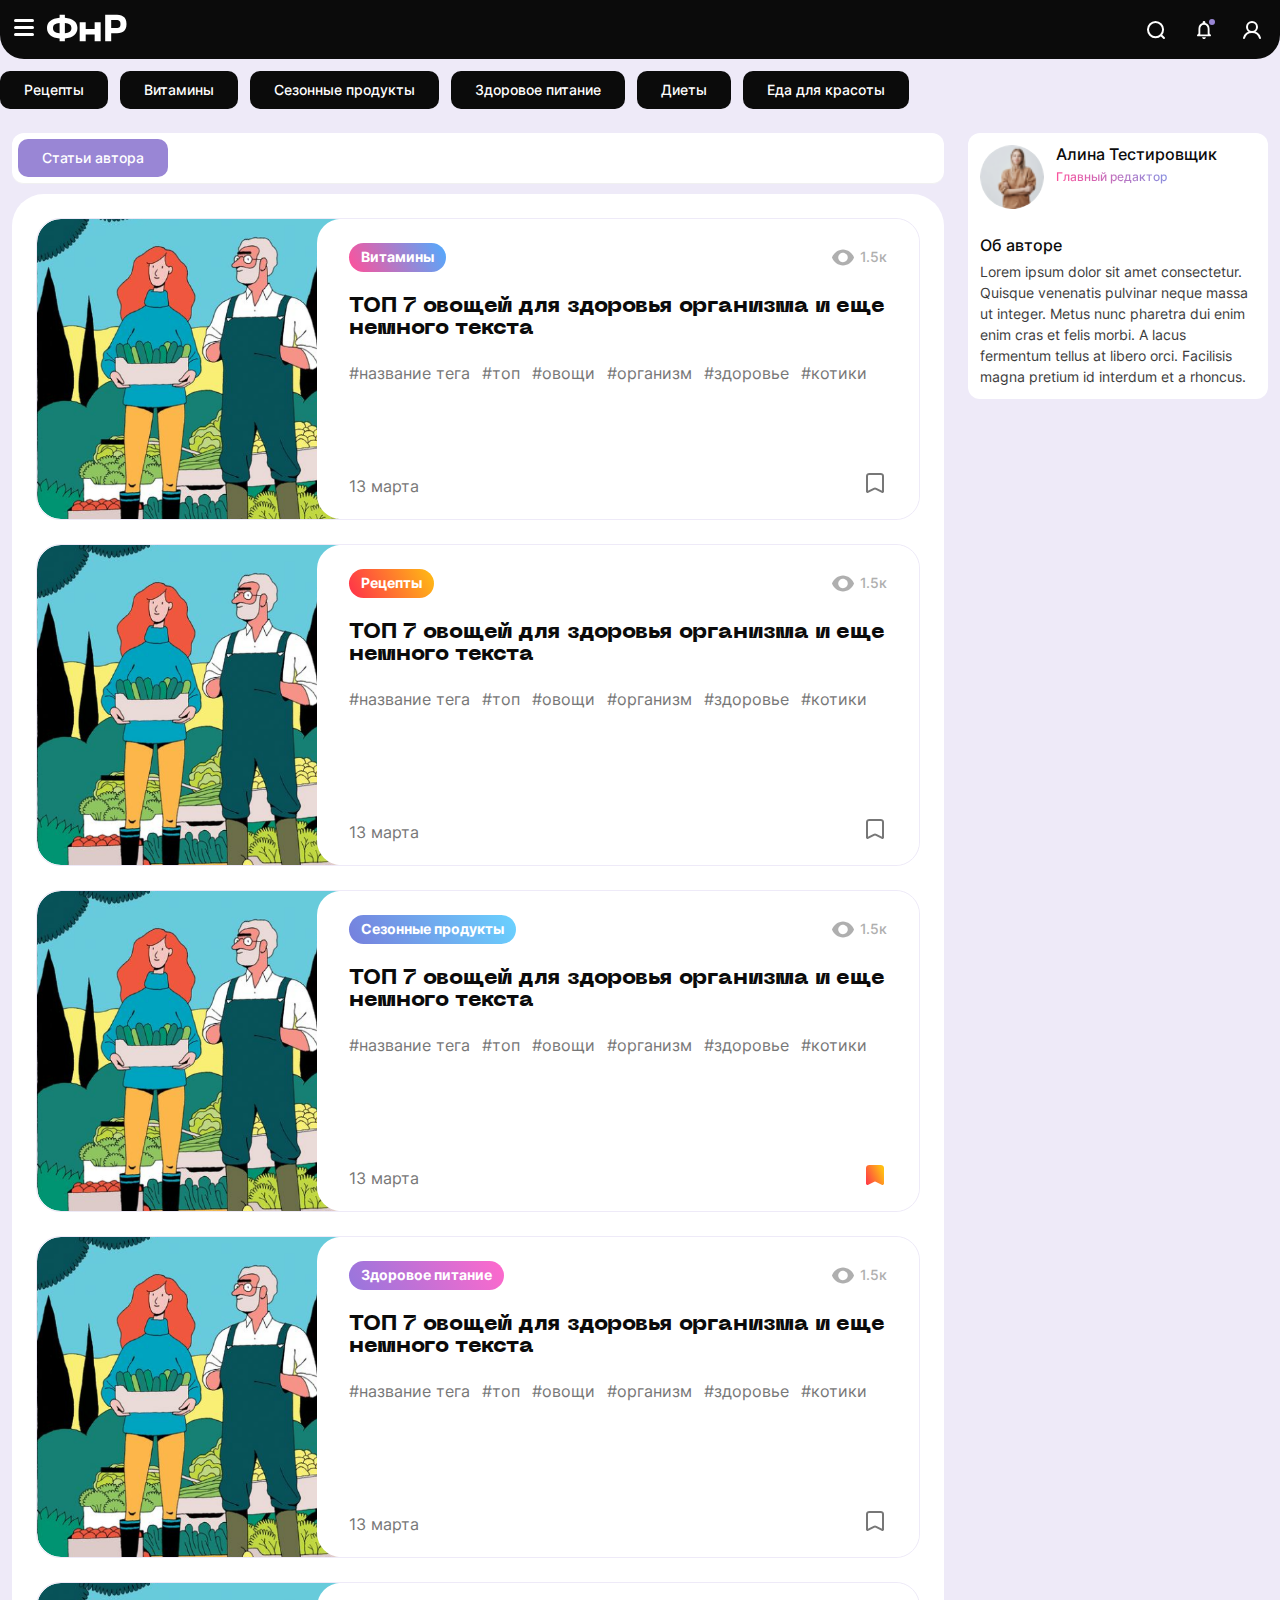
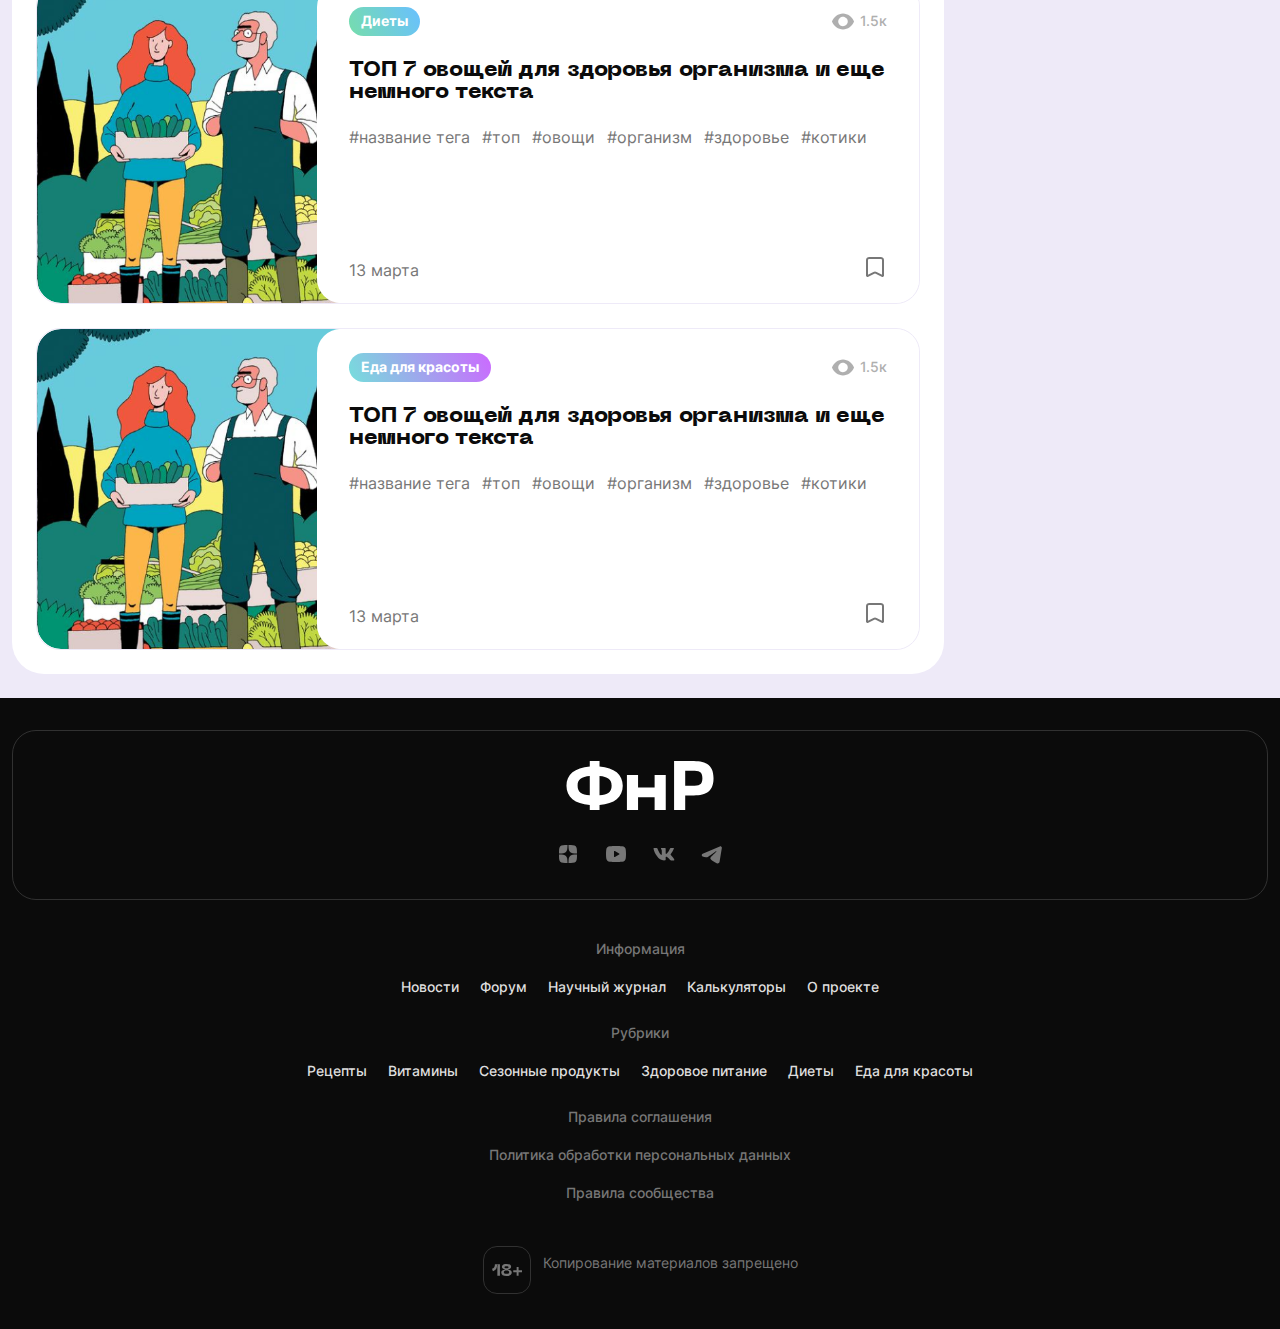
<file: author.html>
<!DOCTYPE html>
<html lang="ru">
<head>
    <meta charset="utf-8">
    <title>Главная</title>
    <meta name="description" content="Описание">

    <meta name="viewport" content="width=device-width, initial-scale=1.0">

    <link rel="stylesheet" href="assets/css/style.css">


    <link rel="stylesheet" href="assets/libs/fancybox/fancybox.css">
    <link rel="stylesheet" href="assets/libs/swiper/swiper-bundle.min.css">
</head>
<body>
<header>
    <div class="container">
        <div class="header">
            <div class="header__top">

                <div class="header__logo">
                    <a href="/">
                        <img src="assets/images/logo.svg" alt="Logo" width="96" height="32">
                    </a>
                </div>

                <div class="header__menu menu">
                    <nav>
                        <ul class="menu__list">
                            <li class="menu__item">
                                <a href="#" class="menu__link">О проекте</a>
                            </li>
                            <li class="menu__item">
                                <a href="#" class="menu__link">Форум</a>
                            </li>
                            <li class="menu__item">
                                <a href="#" class="menu__link">Контакты</a>
                            </li>
                            <li class="menu__item">
                                <a href="#" class="menu__link">Реклама</a>
                            </li>
                            <li class="menu__item">
                                <a href="#" class="menu__link">Редакция</a>
                            </li>
                        </ul>
                    </nav>
                </div>
                <div class="header__wrap">
                    <div class="header__social social">
                        <div class="social__item">
                            <a href="#">
                                <svg width="24" height="24" viewBox="0 0 24 24" fill="none"
                                     xmlns="http://www.w3.org/2000/svg" class="default">
                                    <path d="M14.0462 14.0462C12.6923 15.4431 12.5939 17.1846 12.4769 21C16.0338 21 18.4892 20.9877 19.7569 19.7569C20.9877 18.4892 21 15.9169 21 12.4769C17.1846 12.6 15.4431 12.6923 14.0462 14.0462ZM3.00002 12.4769C3.00002 15.9169 3.01232 18.4892 4.24309 19.7569C5.51078 20.9877 7.96617 21 11.5231 21C11.4 17.1846 11.3077 15.4431 9.95386 14.0462C8.55693 12.6923 6.8154 12.5938 3.00002 12.4769ZM11.5231 3C7.9723 3 5.51077 3.0123 4.24308 4.24307C3.01231 5.51077 3 8.08307 3 11.5231C6.81538 11.4 8.55692 11.3077 9.95384 9.95384C11.3077 8.55692 11.4061 6.81538 11.5231 3ZM14.0462 9.95385C12.6923 8.55693 12.5939 6.81539 12.4769 3C16.0339 3 18.4892 3.01231 19.7569 4.24308C20.9877 5.51077 21 8.08308 21 11.5231C17.1846 11.4 15.4431 11.3077 14.0462 9.95385Z"
                                          fill="#777777"/>

                                </svg>
                                <svg width="24" height="24" viewBox="0 0 24 24" fill="none"
                                     xmlns="http://www.w3.org/2000/svg" class="hover">
                                    <g clip-path="url(#clip0_296_82381)">
                                        <path d="M14.7282 14.7282C12.9231 16.5908 12.7918 18.9128 12.6359 24C17.3785 24 20.6523 23.9836 22.3426 22.3426C23.9836 20.6523 24 17.2226 24 12.6359C18.9128 12.8 16.5908 12.9231 14.7282 14.7282ZM2.08145e-05 12.6359C2.08145e-05 17.2226 0.016431 20.6523 1.65746 22.3426C3.34771 23.9836 6.62155 24 11.3641 24C11.2 18.9128 11.0769 16.5908 9.27181 14.7282C7.40925 12.9231 5.0872 12.7918 2.08145e-05 12.6359ZM11.3641 -4.10814e-06C6.62974 -4.10814e-06 3.34769 0.0164063 1.65743 1.65743C0.0164102 3.34769 0 6.77743 0 11.3641C5.08717 11.2 7.40922 11.0769 9.27179 9.27179C11.0769 7.40923 11.2082 5.08718 11.3641 -4.10814e-06ZM14.7282 9.2718C12.9231 7.40924 12.7918 5.08718 12.6359 4.10814e-06C17.3785 4.10814e-06 20.6523 0.0164143 22.3426 1.65744C23.9836 3.3477 24 6.77744 24 11.3641C18.9128 11.2 16.5908 11.0769 14.7282 9.2718Z"
                                              fill="url(#paint0_linear_296_8238)"/>
                                    </g>
                                    <defs>
                                        <linearGradient id="paint0_linear_296_8238" x1="-4.56" y1="14.28" x2="24" y2="0"
                                                        gradientUnits="userSpaceOnUse">
                                            <stop offset="0" stop-color="#FF519A"/>
                                            <stop offset="1" stop-color="#50ABFF"/>
                                        </linearGradient>
                                        <clipPath id="clip0_296_82381">
                                            <rect width="24" height="24" fill="white"/>
                                        </clipPath>
                                    </defs>
                                </svg>
                            </a>
                        </div>
                        <div class="social__item">
                            <a href="#">
                                <svg width="24" height="24" viewBox="0 0 24 24" fill="none" class="default"
                                     xmlns="http://www.w3.org/2000/svg">
                                    <g clip-path="url(#clip0_631_123581)">
                                        <path fill-rule="evenodd" clip-rule="evenodd"
                                              d="M12 4C12.855 4 13.732 4.022 14.582 4.058L15.586 4.106L16.547 4.163L17.447 4.224L18.269 4.288C19.161 4.35628 20.0004 4.73695 20.6395 5.36304C21.2786 5.98913 21.6764 6.82054 21.763 7.711L21.803 8.136L21.878 9.046C21.948 9.989 22 11.017 22 12C22 12.983 21.948 14.011 21.878 14.954L21.803 15.864C21.79 16.01 21.777 16.151 21.763 16.289C21.6764 17.1796 21.2784 18.0112 20.6391 18.6373C19.9999 19.2634 19.1602 19.6439 18.268 19.712L17.448 19.775L16.548 19.837L15.586 19.894L14.582 19.942C13.7218 19.9794 12.861 19.9987 12 20C11.139 19.9987 10.2782 19.9794 9.418 19.942L8.414 19.894L7.453 19.837L6.553 19.775L5.731 19.712C4.83895 19.6437 3.99955 19.2631 3.36047 18.637C2.72139 18.0109 2.32357 17.1795 2.237 16.289L2.197 15.864L2.122 14.954C2.04554 13.9711 2.00484 12.9858 2 12C2 11.017 2.052 9.989 2.122 9.046L2.197 8.136C2.21 7.99 2.223 7.849 2.237 7.711C2.32354 6.8207 2.72122 5.98942 3.36009 5.36334C3.99897 4.73727 4.83813 4.3565 5.73 4.288L6.551 4.224L7.451 4.163L8.413 4.106L9.417 4.058C10.2775 4.02063 11.1387 4.0013 12 4ZM10 9.575V14.425C10 14.887 10.5 15.175 10.9 14.945L15.1 12.52C15.1914 12.4674 15.2673 12.3916 15.3201 12.3003C15.3729 12.209 15.4007 12.1055 15.4007 12C15.4007 11.8945 15.3729 11.791 15.3201 11.6997C15.2673 11.6084 15.1914 11.5326 15.1 11.48L10.9 9.056C10.8088 9.00332 10.7053 8.9756 10.5999 8.97562C10.4945 8.97563 10.3911 9.00339 10.2998 9.0561C10.2086 9.1088 10.1329 9.1846 10.0802 9.27587C10.0276 9.36713 9.99993 9.47065 10 9.576V9.575Z"
                                              fill="#777777"/>
                                    </g>
                                    <defs>
                                        <clipPath id="clip0_631_123581">
                                            <rect width="24" height="24" fill="white"/>
                                        </clipPath>
                                    </defs>
                                </svg>

                                <svg width="24" height="24" viewBox="0 0 24 24" fill="none"
                                     xmlns="http://www.w3.org/2000/svg" class="hover">
                                    <g clip-path="url(#clip0_296_82462)">
                                        <path fill-rule="evenodd" clip-rule="evenodd"
                                              d="M12 2C13.026 2 14.0784 2.0275 15.0984 2.0725L16.3032 2.1325L17.4564 2.20375L18.5364 2.28L19.5228 2.36C20.5933 2.44535 21.6005 2.92118 22.3674 3.7038C23.1343 4.48642 23.6117 5.52567 23.7156 6.63875L23.7636 7.17L23.8536 8.3075C23.9376 9.48625 24 10.7712 24 12C24 13.2288 23.9376 14.5138 23.8536 15.6925L23.7636 16.83C23.748 17.0125 23.7324 17.1887 23.7156 17.3612C23.6117 18.4745 23.1341 19.5139 22.367 20.2966C21.5998 21.0792 20.5923 21.5549 19.5216 21.64L18.5376 21.7188L17.4576 21.7962L16.3032 21.8675L15.0984 21.9275C14.0662 21.9742 13.0332 21.9984 12 22C10.9668 21.9984 9.9338 21.9742 8.9016 21.9275L7.6968 21.8675L6.5436 21.7962L5.4636 21.7188L4.4772 21.64C3.40674 21.5547 2.39946 21.0788 1.63257 20.2962C0.865672 19.5136 0.388289 18.4743 0.2844 17.3612L0.2364 16.83L0.1464 15.6925C0.0546451 14.4639 0.00581282 13.2323 0 12C0 10.7712 0.0624 9.48625 0.1464 8.3075L0.2364 7.17C0.252 6.9875 0.2676 6.81125 0.2844 6.63875C0.388249 5.52587 0.86546 4.48677 1.63211 3.70418C2.39876 2.92159 3.40575 2.44563 4.476 2.36L5.4612 2.28L6.5412 2.20375L7.6956 2.1325L8.9004 2.0725C9.933 2.02579 10.9664 2.00162 12 2ZM9.6 8.96875V15.0312C9.6 15.6088 10.2 15.9688 10.68 15.6812L15.72 12.65C15.8297 12.5842 15.9208 12.4895 15.9841 12.3754C16.0475 12.2613 16.0808 12.1318 16.0808 12C16.0808 11.8682 16.0475 11.7387 15.9841 11.6246C15.9208 11.5105 15.8297 11.4158 15.72 11.35L10.68 8.32C10.5705 8.25415 10.4463 8.2195 10.3199 8.21952C10.1935 8.21954 10.0693 8.25424 9.9598 8.32012C9.85033 8.386 9.75945 8.48075 9.69629 8.59483C9.63313 8.70891 9.59992 8.83831 9.6 8.97V8.96875Z"
                                              fill="url(#paint0_linear_296_82461)"/>
                                    </g>
                                    <defs>
                                        <linearGradient id="paint0_linear_296_82461" x1="-4.56" y1="13.9" x2="21.69"
                                                        y2="-1.85" gradientUnits="userSpaceOnUse">
                                            <stop offset="0" stop-color="#FF519A"/>
                                            <stop offset="1" stop-color="#50ABFF"/>
                                        </linearGradient>
                                        <clipPath id="clip0_296_82462">
                                            <rect width="24" height="24" fill="white"/>
                                        </clipPath>
                                    </defs>
                                </svg>
                            </a>
                        </div>
                        <div class="social__item">
                            <a href="#">
                                <svg width="24" height="24" viewBox="0 0 24 24" class="default" fill="none"
                                     xmlns="http://www.w3.org/2000/svg">
                                    <path d="M21.504 18.3813H19.222C18.359 18.3813 18.099 17.6823 16.552 16.1343C15.2 14.8313 14.629 14.6693 14.287 14.6693C13.814 14.6693 13.685 14.7993 13.685 15.4503V17.5023C13.685 18.0573 13.505 18.3823 12.055 18.3823C10.6483 18.2878 9.28416 17.8605 8.07497 17.1355C6.86578 16.4105 5.84612 15.4086 5.1 14.2123C3.32839 12.0074 2.09571 9.41941 1.5 6.65433C1.5 6.31233 1.63 6.00233 2.282 6.00233H4.562C5.148 6.00233 5.359 6.26333 5.589 6.86633C6.696 10.1243 8.585 12.9583 9.352 12.9583C9.646 12.9583 9.774 12.8283 9.774 12.0953V8.73933C9.677 7.20833 8.864 7.07933 8.864 6.52533C8.87428 6.37917 8.94114 6.24278 9.05037 6.14513C9.15961 6.04747 9.30261 5.99625 9.449 6.00233H13.033C13.523 6.00233 13.685 6.24633 13.685 6.83233V11.3623C13.685 11.8513 13.895 12.0133 14.043 12.0133C14.337 12.0133 14.563 11.8513 15.102 11.3133C16.2574 9.90432 17.2013 8.3345 17.904 6.65333C17.9759 6.45149 18.1119 6.27871 18.2912 6.16135C18.4705 6.04399 18.6832 5.9885 18.897 6.00333H21.178C21.862 6.00333 22.007 6.34533 21.862 6.83333C21.0324 8.69175 20.0058 10.4558 18.8 12.0953C18.554 12.4703 18.456 12.6653 18.8 13.1053C19.026 13.4473 19.826 14.1153 20.363 14.7503C21.145 15.5303 21.794 16.4323 22.285 17.4203C22.481 18.0563 22.155 18.3813 21.504 18.3813Z"
                                          fill="#777777"/>
                                </svg>
                                <svg width="24" height="24" viewBox="0 0 24 24" fill="none"
                                     xmlns="http://www.w3.org/2000/svg" class="hover">
                                    <path d="M23.0356 18.9989H20.4078C19.414 18.9989 19.1146 18.2085 17.3331 16.4581C15.7762 14.9848 15.1187 14.8016 14.7249 14.8016C14.1802 14.8016 14.0316 14.9486 14.0316 15.6847V18.005C14.0316 18.6325 13.8244 19 12.1546 19C10.5347 18.8931 8.96385 18.4099 7.5714 17.5902C6.17896 16.7704 5.00478 15.6375 4.14558 14.2848C2.10548 11.7916 0.685987 8.86534 0 5.73877C0 5.35206 0.149702 5.00153 0.900512 5.00153H3.52605C4.20085 5.00153 4.44383 5.29666 4.70869 5.97849C5.98345 9.66241 8.15873 12.8669 9.04197 12.8669C9.38053 12.8669 9.52793 12.7199 9.52793 11.8911V8.09635C9.41623 6.3652 8.48001 6.21933 8.48001 5.59291C8.49186 5.42764 8.56885 5.27342 8.69463 5.163C8.82042 5.05257 8.98509 4.99465 9.15367 5.00153H13.2808C13.8451 5.00153 14.0316 5.27743 14.0316 5.94004V11.0623C14.0316 11.6152 14.2735 11.7984 14.4439 11.7984C14.7824 11.7984 15.0427 11.6152 15.6634 11.0069C16.9938 9.41364 18.0808 7.63859 18.89 5.73764C18.9729 5.50941 19.1294 5.31404 19.3359 5.18134C19.5424 5.04864 19.7874 4.98589 20.0335 5.00266H22.6602C23.4479 5.00266 23.6148 5.38938 23.4479 5.94117C22.4925 8.04254 21.3104 10.0373 19.9218 11.8911C19.6385 12.3151 19.5257 12.5356 19.9218 13.0331C20.1821 13.4198 21.1033 14.1752 21.7217 14.8932C22.6222 15.7752 23.3696 16.7951 23.935 17.9122C24.1607 18.6314 23.7853 18.9989 23.0356 18.9989Z"
                                          fill="url(#paint0_linear_296_82182)"/>
                                    <defs>
                                        <linearGradient id="paint0_linear_296_82182" x1="-4.56" y1="13.33" x2="16.02"
                                                        y2="-4.31" gradientUnits="userSpaceOnUse">
                                            <stop offset="0" stop-color="#FF519A"/>
                                            <stop offset="1" stop-color="#50ABFF"/>
                                        </linearGradient>
                                    </defs>
                                </svg>
                            </a>
                        </div>
                        <div class="social__item">
                            <a href="#">
                                <svg width="24" height="24" viewBox="0 0 24 24" class="default" fill="none"
                                     xmlns="http://www.w3.org/2000/svg">
                                    <g clip-path="url(#clip0_631_1236431)">
                                        <path fill-rule="evenodd" clip-rule="evenodd"
                                              d="M19.7767 4.42997C20.0238 4.32596 20.2943 4.29008 20.5599 4.32608C20.8256 4.36208 21.0768 4.46863 21.2873 4.63465C21.4979 4.80067 21.6601 5.02008 21.757 5.27005C21.854 5.52002 21.8822 5.79141 21.8387 6.05597L19.5707 19.813C19.3507 21.14 17.8947 21.901 16.6777 21.24C15.6597 20.687 14.1477 19.835 12.7877 18.946C12.1077 18.501 10.0247 17.076 10.2807 16.062C10.5007 15.195 14.0007 11.937 16.0007 9.99997C16.7857 9.23897 16.4277 8.79997 15.5007 9.49997C13.1987 11.238 9.50265 13.881 8.28065 14.625C7.20265 15.281 6.64065 15.393 5.96865 15.281C4.74265 15.077 3.60565 14.761 2.67765 14.376C1.42365 13.856 1.48465 12.132 2.67665 11.63L19.7767 4.42997Z"
                                              fill="#777777"/>
                                    </g>
                                    <defs>
                                        <clipPath id="clip0_631_1236431">
                                            <rect width="24" height="24" fill="white"/>
                                        </clipPath>
                                    </defs>
                                </svg>
                                <svg width="24" height="24" viewBox="0 0 24 24" fill="none"
                                     xmlns="http://www.w3.org/2000/svg" class="hover">
                                    <g clip-path="url(#clip0_296_82251)">
                                        <path fill-rule="evenodd" clip-rule="evenodd"
                                              d="M21.514 2.14367C21.8091 2.01646 22.1321 1.97258 22.4493 2.01661C22.7666 2.06064 23.0665 2.19096 23.3179 2.39401C23.5693 2.59706 23.763 2.86542 23.8788 3.17114C23.9946 3.47687 24.0282 3.8088 23.9762 4.13237L21.268 20.9581C21.0053 22.5811 19.2667 23.5118 17.8135 22.7034C16.5979 22.027 14.7924 20.985 13.1684 19.8977C12.3564 19.3534 9.86912 17.6106 10.1748 16.3704C10.4375 15.31 14.6169 11.3252 17.0051 8.95614C17.9424 8.02539 17.515 7.48846 16.408 8.34461C13.6592 10.4703 9.2458 13.7029 7.78661 14.6128C6.49937 15.4152 5.82828 15.5521 5.02584 15.4152C3.56187 15.1656 2.20418 14.7792 1.09605 14.3083C-0.401352 13.6723 -0.328512 11.5637 1.09486 10.9497L21.514 2.14367Z"
                                              fill="url(#paint0_linear_296_8225)"/>
                                    </g>
                                    <defs>
                                        <linearGradient id="paint0_linear_296_8225" x1="-4.56" y1="14.495" x2="22.3523"
                                                        y2="-0.883461" gradientUnits="userSpaceOnUse">
                                            <stop offset="0" stop-color="#FF519A"/>
                                            <stop offset="1" stop-color="#50ABFF"/>
                                        </linearGradient>
                                        <clipPath id="clip0_296_82251">
                                            <rect width="24" height="24" fill="white"/>
                                        </clipPath>
                                    </defs>
                                </svg>
                            </a>
                        </div>
                    </div>
                    <form class="header__search search">
                        <input type="search" value="" name="search" id="search" class="search__input"
                               placeholder="Поиск">
                        <button type="button" class="search__button" aria-label="Поиск"></button>
                        <button type="button" class="search__close" aria-label="Закрыть"></button>
                    </form>
                    <button class="header__notification" data-fancybox="notification" aria-label="Уведомления"
                            data-src="#modal-notification">

                        <svg width="24" height="24" viewBox="0 0 24 24" fill="none" xmlns="http://www.w3.org/2000/svg">
                            <path d="M18.7268 16.6523L17.5365 15.4615V10.8462C17.5365 8.01231 16.0232 5.64 13.3842 5.01231V4.38462C13.3842 3.61846 12.766 3 12.0002 3C11.2343 3 10.6161 3.61846 10.6161 4.38462V5.01231C7.96789 5.64 6.46387 8.00308 6.46387 10.8462V15.4615L5.27356 16.6523C4.69225 17.2338 5.09825 18.2308 5.91946 18.2308H18.0716C18.9021 18.2308 19.3081 17.2338 18.7268 16.6523ZM15.691 16.3846H8.3093V10.8462C8.3093 8.55692 9.7026 6.69231 12.0002 6.69231C14.2977 6.69231 15.691 8.55692 15.691 10.8462V16.3846ZM12.0002 21C13.0151 21 13.8456 20.1692 13.8456 19.1538H10.1547C10.1547 19.6435 10.3492 20.1131 10.6952 20.4593C11.0413 20.8055 11.5107 21 12.0002 21Z"
                                  fill="white"/>
                            <path d="M15.691 16.3846H8.3093V10.8462C8.3093 8.55692 9.7026 6.69231 12.0002 6.69231C14.2977 6.69231 15.691 8.55692 15.691 10.8462V16.3846Z"
                                  fill="#9986D5" class="active_visible"/>
                            <circle cx="20" cy="4" r="3" fill="#9986D5"/>
                        </svg>
                    </button>
                    <button class="header__account" aria-label="Аккаунт" data-fancybox data-src="#modal-signin">
                        <svg width="24" height="24" viewBox="0 0 24 24" fill="none" xmlns="http://www.w3.org/2000/svg">
                            <circle cx="12" cy="9" r="5" stroke="white" stroke-width="2"/>
                            <path d="M20 20C18.9175 16.2886 15.866 14 12 14C8.13401 14 5.08248 16.2886 4 20"
                                  stroke="white" stroke-width="2" stroke-linecap="round"/>
                        </svg>

                    </button>
                    <button class="header__account hidden" aria-label="Аккаунт">
                        <img src="assets/images/user.png" alt="user" width="32" height="32">

                    </button>
                </div>
            </div>
            <div class="header__bottom">
                <div class="header__rubric rubric swiper">
                    <div class="swiper-wrapper">
                        <div class="swiper-slide rubric__item">
                            <a href="#" class="rubric__link">Рецепты</a>

                        </div>
                        <div class="swiper-slide rubric__item">
                            <a href="#" class="rubric__link">Витамины</a>

                        </div>
                        <div class="swiper-slide rubric__item">
                            <a href="#" class="rubric__link">Сезонные продукты</a>

                        </div>
                        <div class="swiper-slide rubric__item">
                            <a href="#" class="rubric__link">Здоровое питание</a>

                        </div>
                        <div class="swiper-slide rubric__item">
                            <a href="#" class="rubric__link">Диеты</a>

                        </div>
                        <div class="swiper-slide rubric__item">
                            <a href="#" class="rubric__link">Еда для красоты</a>

                        </div>
                        <div class="swiper-slide rubric__item">
                            <a href="#" class="rubric__link">Диеты</a>

                        </div>
                        <div class="swiper-slide rubric__item">
                            <a href="#" class="rubric__link">Еда для красоты</a>

                        </div>
                        <div class="swiper-slide rubric__item">
                            <a href="#" class="rubric__link">Диеты</a>

                        </div>
                        <div class="swiper-slide rubric__item">
                            <a href="#" class="rubric__link">Еда для красоты</a>

                        </div>
                        <div class="swiper-slide rubric__item">
                            <a href="#" class="rubric__link">Диеты</a>

                        </div>
                        <div class="swiper-slide rubric__item">
                            <a href="#" class="rubric__link">Еда для красоты</a>

                        </div>
                        <div class="swiper-slide rubric__item">
                            <a href="#" class="rubric__link">Диеты</a>

                        </div>
                        <div class="swiper-slide rubric__item">
                            <a href="#" class="rubric__link">Еда для красоты</a>

                        </div>

                    </div>

                    <div class="slider-prev"></div>
                    <div class="slider-next">
                        <div>
                            <svg width="14" height="14" viewBox="0 0 14 14" fill="none" xmlns="http://www.w3.org/2000/svg">
                                <path d="M5.25 11.0837L9.33333 7.00033L5.25 2.91699" stroke="white" stroke-width="2" stroke-linecap="round" stroke-linejoin="round"/>
                            </svg>
                        </div>
                    </div>
                </div>
                <div class="header__form modal-form">
                    <button class="modal-form__button" data-fancybox data-src="#modal-question"
                            aria-label="Есть вопрос?">Есть вопрос?
                    </button>

                </div>
            </div>
        </div>
        <div class="header__mobile mobile">
            <input type="checkbox" id="burger-checkbox" class="header__checkbox">
            <label for="burger-checkbox" class="header__burger"><img src="assets/images/menu.svg" alt="Меню" width="24"
                                                                     height="24"></label>
            <div class="mobile__content">
                <div class="mobile__top">
                    <div class="mobile__close"></div>
                    <div class="mobile__logo">
                        <a href="/">
                            <img src="assets/images/logo-dark.svg" alt="logo" width="80" height="32">
                        </a>
                    </div>

                </div>

                <div class="header__menu menu header__menu_mobile">

                    <div class="menu__wrap">
                        <div class="menu__title">Информация</div>
                        <ul class="menu__list">
                            <li class="menu__item">
                                <a href="#" class="menu__link">О проекте</a>
                            </li>
                            <li class="menu__item">
                                <a href="#" class="menu__link">Форум</a>
                            </li>
                            <li class="menu__item">
                                <a href="#" class="menu__link">Контакты</a>
                            </li>
                            <li class="menu__item">
                                <a href="#" class="menu__link">Реклама</a>
                            </li>
                            <li class="menu__item">
                                <a href="#" class="menu__link">Редакция</a>
                            </li>
                        </ul>
                    </div>
                    <div class="menu__wrap">
                        <div class="menu__title menu__title_margin">Рубрики</div>
                        <ul class="menu__list">
                            <li class="menu__item menu__item_margin">
                                <a href="#" class="menu__link">Рецепты</a>
                            </li>
                            <li class="menu__item menu__item_margin">
                                <a href="#" class="menu__link">Витамины</a>
                            </li>
                            <li class="menu__item menu__item_margin">
                                <a href="#" class="menu__link">Сезонные продукты</a>
                            </li>
                            <li class="menu__item menu__item_margin">
                                <a href="#" class="menu__link">Здоровое питание</a>
                            </li>
                            <li class="menu__item menu__item_margin">
                                <a href="#" class="menu__link">Диенты</a>
                            </li>
                            <li class="menu__item menu__item_margin">
                                <a href="#" class="menu__link">Еда для красоты</a>
                            </li>
                        </ul>
                    </div>

                </div>
                <div class="mobile__social">
                    <div class="menu__title menu__title_margin">Мы в соцсетях</div>
                    <div class="social">
                        <div class="social__item">
                            <a href="#">
                                <svg width="24" height="24" viewBox="0 0 24 24" fill="none"
                                     xmlns="http://www.w3.org/2000/svg" class="default">
                                    <path d="M14.0462 14.0462C12.6923 15.4431 12.5939 17.1846 12.4769 21C16.0338 21 18.4892 20.9877 19.7569 19.7569C20.9877 18.4892 21 15.9169 21 12.4769C17.1846 12.6 15.4431 12.6923 14.0462 14.0462ZM3.00002 12.4769C3.00002 15.9169 3.01232 18.4892 4.24309 19.7569C5.51078 20.9877 7.96617 21 11.5231 21C11.4 17.1846 11.3077 15.4431 9.95386 14.0462C8.55693 12.6923 6.8154 12.5938 3.00002 12.4769ZM11.5231 3C7.9723 3 5.51077 3.0123 4.24308 4.24307C3.01231 5.51077 3 8.08307 3 11.5231C6.81538 11.4 8.55692 11.3077 9.95384 9.95384C11.3077 8.55692 11.4061 6.81538 11.5231 3ZM14.0462 9.95385C12.6923 8.55693 12.5939 6.81539 12.4769 3C16.0339 3 18.4892 3.01231 19.7569 4.24308C20.9877 5.51077 21 8.08308 21 11.5231C17.1846 11.4 15.4431 11.3077 14.0462 9.95385Z"
                                          fill="#777777"/>

                                </svg>
                                <svg width="24" height="24" viewBox="0 0 24 24" fill="none"
                                     xmlns="http://www.w3.org/2000/svg" class="hover">
                                    <g clip-path="url(#clip0_296_82382)">
                                        <path d="M14.7282 14.7282C12.9231 16.5908 12.7918 18.9128 12.6359 24C17.3785 24 20.6523 23.9836 22.3426 22.3426C23.9836 20.6523 24 17.2226 24 12.6359C18.9128 12.8 16.5908 12.9231 14.7282 14.7282ZM2.08145e-05 12.6359C2.08145e-05 17.2226 0.016431 20.6523 1.65746 22.3426C3.34771 23.9836 6.62155 24 11.3641 24C11.2 18.9128 11.0769 16.5908 9.27181 14.7282C7.40925 12.9231 5.0872 12.7918 2.08145e-05 12.6359ZM11.3641 -4.10814e-06C6.62974 -4.10814e-06 3.34769 0.0164063 1.65743 1.65743C0.0164102 3.34769 0 6.77743 0 11.3641C5.08717 11.2 7.40922 11.0769 9.27179 9.27179C11.0769 7.40923 11.2082 5.08718 11.3641 -4.10814e-06ZM14.7282 9.2718C12.9231 7.40924 12.7918 5.08718 12.6359 4.10814e-06C17.3785 4.10814e-06 20.6523 0.0164143 22.3426 1.65744C23.9836 3.3477 24 6.77744 24 11.3641C18.9128 11.2 16.5908 11.0769 14.7282 9.2718Z"
                                              fill="url(#paint0_linear_296_82382)"/>
                                    </g>
                                    <defs>
                                        <linearGradient id="paint0_linear_296_82382" x1="-4.56" y1="14.28" x2="24"
                                                        y2="0" gradientUnits="userSpaceOnUse">
                                            <stop offset="0" stop-color="#FF519A"/>
                                            <stop offset="1" stop-color="#50ABFF"/>
                                        </linearGradient>
                                        <clipPath id="clip0_296_82382">
                                            <rect width="24" height="24" fill="white"/>
                                        </clipPath>
                                    </defs>
                                </svg>
                            </a>
                        </div>
                        <div class="social__item">
                            <a href="#">
                                <svg width="24" height="24" viewBox="0 0 24 24" fill="none" class="default"
                                     xmlns="http://www.w3.org/2000/svg">
                                    <g clip-path="url(#clip0_631_123582)">
                                        <path fill-rule="evenodd" clip-rule="evenodd"
                                              d="M12 4C12.855 4 13.732 4.022 14.582 4.058L15.586 4.106L16.547 4.163L17.447 4.224L18.269 4.288C19.161 4.35628 20.0004 4.73695 20.6395 5.36304C21.2786 5.98913 21.6764 6.82054 21.763 7.711L21.803 8.136L21.878 9.046C21.948 9.989 22 11.017 22 12C22 12.983 21.948 14.011 21.878 14.954L21.803 15.864C21.79 16.01 21.777 16.151 21.763 16.289C21.6764 17.1796 21.2784 18.0112 20.6391 18.6373C19.9999 19.2634 19.1602 19.6439 18.268 19.712L17.448 19.775L16.548 19.837L15.586 19.894L14.582 19.942C13.7218 19.9794 12.861 19.9987 12 20C11.139 19.9987 10.2782 19.9794 9.418 19.942L8.414 19.894L7.453 19.837L6.553 19.775L5.731 19.712C4.83895 19.6437 3.99955 19.2631 3.36047 18.637C2.72139 18.0109 2.32357 17.1795 2.237 16.289L2.197 15.864L2.122 14.954C2.04554 13.9711 2.00484 12.9858 2 12C2 11.017 2.052 9.989 2.122 9.046L2.197 8.136C2.21 7.99 2.223 7.849 2.237 7.711C2.32354 6.8207 2.72122 5.98942 3.36009 5.36334C3.99897 4.73727 4.83813 4.3565 5.73 4.288L6.551 4.224L7.451 4.163L8.413 4.106L9.417 4.058C10.2775 4.02063 11.1387 4.0013 12 4ZM10 9.575V14.425C10 14.887 10.5 15.175 10.9 14.945L15.1 12.52C15.1914 12.4674 15.2673 12.3916 15.3201 12.3003C15.3729 12.209 15.4007 12.1055 15.4007 12C15.4007 11.8945 15.3729 11.791 15.3201 11.6997C15.2673 11.6084 15.1914 11.5326 15.1 11.48L10.9 9.056C10.8088 9.00332 10.7053 8.9756 10.5999 8.97562C10.4945 8.97563 10.3911 9.00339 10.2998 9.0561C10.2086 9.1088 10.1329 9.1846 10.0802 9.27587C10.0276 9.36713 9.99993 9.47065 10 9.576V9.575Z"
                                              fill="#777777"/>
                                    </g>
                                    <defs>
                                        <clipPath id="clip0_631_123582">
                                            <rect width="24" height="24" fill="white"/>
                                        </clipPath>
                                    </defs>
                                </svg>

                                <svg width="24" height="24" viewBox="0 0 24 24" fill="none"
                                     xmlns="http://www.w3.org/2000/svg" class="hover">
                                    <g clip-path="url(#clip0_296_82463)">
                                        <path fill-rule="evenodd" clip-rule="evenodd"
                                              d="M12 2C13.026 2 14.0784 2.0275 15.0984 2.0725L16.3032 2.1325L17.4564 2.20375L18.5364 2.28L19.5228 2.36C20.5933 2.44535 21.6005 2.92118 22.3674 3.7038C23.1343 4.48642 23.6117 5.52567 23.7156 6.63875L23.7636 7.17L23.8536 8.3075C23.9376 9.48625 24 10.7712 24 12C24 13.2288 23.9376 14.5138 23.8536 15.6925L23.7636 16.83C23.748 17.0125 23.7324 17.1887 23.7156 17.3612C23.6117 18.4745 23.1341 19.5139 22.367 20.2966C21.5998 21.0792 20.5923 21.5549 19.5216 21.64L18.5376 21.7188L17.4576 21.7962L16.3032 21.8675L15.0984 21.9275C14.0662 21.9742 13.0332 21.9984 12 22C10.9668 21.9984 9.9338 21.9742 8.9016 21.9275L7.6968 21.8675L6.5436 21.7962L5.4636 21.7188L4.4772 21.64C3.40674 21.5547 2.39946 21.0788 1.63257 20.2962C0.865672 19.5136 0.388289 18.4743 0.2844 17.3612L0.2364 16.83L0.1464 15.6925C0.0546451 14.4639 0.00581282 13.2323 0 12C0 10.7712 0.0624 9.48625 0.1464 8.3075L0.2364 7.17C0.252 6.9875 0.2676 6.81125 0.2844 6.63875C0.388249 5.52587 0.86546 4.48677 1.63211 3.70418C2.39876 2.92159 3.40575 2.44563 4.476 2.36L5.4612 2.28L6.5412 2.20375L7.6956 2.1325L8.9004 2.0725C9.933 2.02579 10.9664 2.00162 12 2ZM9.6 8.96875V15.0312C9.6 15.6088 10.2 15.9688 10.68 15.6812L15.72 12.65C15.8297 12.5842 15.9208 12.4895 15.9841 12.3754C16.0475 12.2613 16.0808 12.1318 16.0808 12C16.0808 11.8682 16.0475 11.7387 15.9841 11.6246C15.9208 11.5105 15.8297 11.4158 15.72 11.35L10.68 8.32C10.5705 8.25415 10.4463 8.2195 10.3199 8.21952C10.1935 8.21954 10.0693 8.25424 9.9598 8.32012C9.85033 8.386 9.75945 8.48075 9.69629 8.59483C9.63313 8.70891 9.59992 8.83831 9.6 8.97V8.96875Z"
                                              fill="url(#paint0_linear_296_82462)"/>
                                    </g>
                                    <defs>
                                        <linearGradient id="paint0_linear_296_82462" x1="-4.56" y1="13.9" x2="21.69"
                                                        y2="-1.85" gradientUnits="userSpaceOnUse">
                                            <stop offset="0" stop-color="#FF519A"/>
                                            <stop offset="1" stop-color="#50ABFF"/>
                                        </linearGradient>
                                        <clipPath id="clip0_296_82463">
                                            <rect width="24" height="24" fill="white"/>
                                        </clipPath>
                                    </defs>
                                </svg>
                            </a>
                        </div>
                        <div class="social__item">
                            <a href="#">
                                <svg width="24" height="24" viewBox="0 0 24 24" class="default" fill="none"
                                     xmlns="http://www.w3.org/2000/svg">
                                    <path d="M21.504 18.3813H19.222C18.359 18.3813 18.099 17.6823 16.552 16.1343C15.2 14.8313 14.629 14.6693 14.287 14.6693C13.814 14.6693 13.685 14.7993 13.685 15.4503V17.5023C13.685 18.0573 13.505 18.3823 12.055 18.3823C10.6483 18.2878 9.28416 17.8605 8.07497 17.1355C6.86578 16.4105 5.84612 15.4086 5.1 14.2123C3.32839 12.0074 2.09571 9.41941 1.5 6.65433C1.5 6.31233 1.63 6.00233 2.282 6.00233H4.562C5.148 6.00233 5.359 6.26333 5.589 6.86633C6.696 10.1243 8.585 12.9583 9.352 12.9583C9.646 12.9583 9.774 12.8283 9.774 12.0953V8.73933C9.677 7.20833 8.864 7.07933 8.864 6.52533C8.87428 6.37917 8.94114 6.24278 9.05037 6.14513C9.15961 6.04747 9.30261 5.99625 9.449 6.00233H13.033C13.523 6.00233 13.685 6.24633 13.685 6.83233V11.3623C13.685 11.8513 13.895 12.0133 14.043 12.0133C14.337 12.0133 14.563 11.8513 15.102 11.3133C16.2574 9.90432 17.2013 8.3345 17.904 6.65333C17.9759 6.45149 18.1119 6.27871 18.2912 6.16135C18.4705 6.04399 18.6832 5.9885 18.897 6.00333H21.178C21.862 6.00333 22.007 6.34533 21.862 6.83333C21.0324 8.69175 20.0058 10.4558 18.8 12.0953C18.554 12.4703 18.456 12.6653 18.8 13.1053C19.026 13.4473 19.826 14.1153 20.363 14.7503C21.145 15.5303 21.794 16.4323 22.285 17.4203C22.481 18.0563 22.155 18.3813 21.504 18.3813Z"
                                          fill="#777777"/>
                                </svg>
                                <svg width="24" height="24" viewBox="0 0 24 24" fill="none"
                                     xmlns="http://www.w3.org/2000/svg" class="hover">
                                    <path d="M23.0356 18.9989H20.4078C19.414 18.9989 19.1146 18.2085 17.3331 16.4581C15.7762 14.9848 15.1187 14.8016 14.7249 14.8016C14.1802 14.8016 14.0316 14.9486 14.0316 15.6847V18.005C14.0316 18.6325 13.8244 19 12.1546 19C10.5347 18.8931 8.96385 18.4099 7.5714 17.5902C6.17896 16.7704 5.00478 15.6375 4.14558 14.2848C2.10548 11.7916 0.685987 8.86534 0 5.73877C0 5.35206 0.149702 5.00153 0.900512 5.00153H3.52605C4.20085 5.00153 4.44383 5.29666 4.70869 5.97849C5.98345 9.66241 8.15873 12.8669 9.04197 12.8669C9.38053 12.8669 9.52793 12.7199 9.52793 11.8911V8.09635C9.41623 6.3652 8.48001 6.21933 8.48001 5.59291C8.49186 5.42764 8.56885 5.27342 8.69463 5.163C8.82042 5.05257 8.98509 4.99465 9.15367 5.00153H13.2808C13.8451 5.00153 14.0316 5.27743 14.0316 5.94004V11.0623C14.0316 11.6152 14.2735 11.7984 14.4439 11.7984C14.7824 11.7984 15.0427 11.6152 15.6634 11.0069C16.9938 9.41364 18.0808 7.63859 18.89 5.73764C18.9729 5.50941 19.1294 5.31404 19.3359 5.18134C19.5424 5.04864 19.7874 4.98589 20.0335 5.00266H22.6602C23.4479 5.00266 23.6148 5.38938 23.4479 5.94117C22.4925 8.04254 21.3104 10.0373 19.9218 11.8911C19.6385 12.3151 19.5257 12.5356 19.9218 13.0331C20.1821 13.4198 21.1033 14.1752 21.7217 14.8932C22.6222 15.7752 23.3696 16.7951 23.935 17.9122C24.1607 18.6314 23.7853 18.9989 23.0356 18.9989Z"
                                          fill="url(#paint0_linear_296_8218)"/>
                                    <defs>
                                        <linearGradient id="paint0_linear_296_8218" x1="-4.56" y1="13.33" x2="16.02"
                                                        y2="-4.31" gradientUnits="userSpaceOnUse">
                                            <stop offset="0" stop-color="#FF519A"/>
                                            <stop offset="1" stop-color="#50ABFF"/>
                                        </linearGradient>
                                    </defs>
                                </svg>
                            </a>
                        </div>
                        <div class="social__item">
                            <a href="#">
                                <svg width="24" height="24" viewBox="0 0 24 24" class="default" fill="none"
                                     xmlns="http://www.w3.org/2000/svg">
                                    <g clip-path="url(#clip0_631_1236432)">
                                        <path fill-rule="evenodd" clip-rule="evenodd"
                                              d="M19.7767 4.42997C20.0238 4.32596 20.2943 4.29008 20.5599 4.32608C20.8256 4.36208 21.0768 4.46863 21.2873 4.63465C21.4979 4.80067 21.6601 5.02008 21.757 5.27005C21.854 5.52002 21.8822 5.79141 21.8387 6.05597L19.5707 19.813C19.3507 21.14 17.8947 21.901 16.6777 21.24C15.6597 20.687 14.1477 19.835 12.7877 18.946C12.1077 18.501 10.0247 17.076 10.2807 16.062C10.5007 15.195 14.0007 11.937 16.0007 9.99997C16.7857 9.23897 16.4277 8.79997 15.5007 9.49997C13.1987 11.238 9.50265 13.881 8.28065 14.625C7.20265 15.281 6.64065 15.393 5.96865 15.281C4.74265 15.077 3.60565 14.761 2.67765 14.376C1.42365 13.856 1.48465 12.132 2.67665 11.63L19.7767 4.42997Z"
                                              fill="#777777"/>
                                    </g>
                                    <defs>
                                        <clipPath id="clip0_631_1236432">
                                            <rect width="24" height="24" fill="white"/>
                                        </clipPath>
                                    </defs>
                                </svg>
                                <svg width="24" height="24" viewBox="0 0 24 24" fill="none"
                                     xmlns="http://www.w3.org/2000/svg" class="hover">
                                    <g clip-path="url(#clip0_296_82252)">
                                        <path fill-rule="evenodd" clip-rule="evenodd"
                                              d="M21.514 2.14367C21.8091 2.01646 22.1321 1.97258 22.4493 2.01661C22.7666 2.06064 23.0665 2.19096 23.3179 2.39401C23.5693 2.59706 23.763 2.86542 23.8788 3.17114C23.9946 3.47687 24.0282 3.8088 23.9762 4.13237L21.268 20.9581C21.0053 22.5811 19.2667 23.5118 17.8135 22.7034C16.5979 22.027 14.7924 20.985 13.1684 19.8977C12.3564 19.3534 9.86912 17.6106 10.1748 16.3704C10.4375 15.31 14.6169 11.3252 17.0051 8.95614C17.9424 8.02539 17.515 7.48846 16.408 8.34461C13.6592 10.4703 9.2458 13.7029 7.78661 14.6128C6.49937 15.4152 5.82828 15.5521 5.02584 15.4152C3.56187 15.1656 2.20418 14.7792 1.09605 14.3083C-0.401352 13.6723 -0.328512 11.5637 1.09486 10.9497L21.514 2.14367Z"
                                              fill="url(#paint0_linear_296_82252)"/>
                                    </g>
                                    <defs>
                                        <linearGradient id="paint0_linear_296_82252" x1="-4.56" y1="14.495" x2="22.3523"
                                                        y2="-0.883461" gradientUnits="userSpaceOnUse">
                                            <stop offset="0" stop-color="#FF519A"/>
                                            <stop offset="1" stop-color="#50ABFF"/>
                                        </linearGradient>
                                        <clipPath id="clip0_296_82252">
                                            <rect width="24" height="24" fill="white"/>
                                        </clipPath>
                                    </defs>
                                </svg>
                            </a>
                        </div>
                    </div>
                </div>
                <div class="header__form modal-form">
                    <div class="modal-form__wrap">
                        <button class="modal-form__button modal-form__button_mobile" data-fancybox
                                data-src="#modal-question" aria-label="Есть вопрос?">Есть вопрос?
                        </button>
                    </div>
                </div>
            </div>
            <div class="header__top">

                <div class="header__logo">
                    <a href="/">
                        <img src="assets/images/logo.svg" alt="Logo" width="80" height="32">
                    </a>
                </div>


                <div class="header__wrap">

                    <div class="header__search search search_mobile">
                        <div class="search_mobile__button"></div>
                        <form class="search_mobile__content">
                            <input type="search" value="" name="search" class="search__input" placeholder="Поиск">
                            <button type="button" class="search__button" aria-label="Поиск"></button>
                            <button type="button" class="search__close_mobile search__close"
                                    aria-label="Закрыть"></button>
                        </form>
                    </div>
                    <button class="header__notification" data-fancybox="notification__mobile"
                            data-src="#modal-notification" aria-label="Уведомления">
                        <svg width="24" height="24" viewBox="0 0 24 24" fill="none" xmlns="http://www.w3.org/2000/svg">
                            <path d="M18.7268 16.6523L17.5365 15.4615V10.8462C17.5365 8.01231 16.0232 5.64 13.3842 5.01231V4.38462C13.3842 3.61846 12.766 3 12.0002 3C11.2343 3 10.6161 3.61846 10.6161 4.38462V5.01231C7.96789 5.64 6.46387 8.00308 6.46387 10.8462V15.4615L5.27356 16.6523C4.69225 17.2338 5.09825 18.2308 5.91946 18.2308H18.0716C18.9021 18.2308 19.3081 17.2338 18.7268 16.6523ZM15.691 16.3846H8.3093V10.8462C8.3093 8.55692 9.7026 6.69231 12.0002 6.69231C14.2977 6.69231 15.691 8.55692 15.691 10.8462V16.3846ZM12.0002 21C13.0151 21 13.8456 20.1692 13.8456 19.1538H10.1547C10.1547 19.6435 10.3492 20.1131 10.6952 20.4593C11.0413 20.8055 11.5107 21 12.0002 21Z"
                                  fill="white"/>
                            <path d="M15.691 16.3846H8.3093V10.8462C8.3093 8.55692 9.7026 6.69231 12.0002 6.69231C14.2977 6.69231 15.691 8.55692 15.691 10.8462V16.3846Z"
                                  fill="#9986D5" class="active_visible"/>
                            <circle cx="20" cy="4" r="3" fill="#9986D5"/>
                        </svg>
                    </button>
                    <button class="header__account" data-fancybox data-src="#modal-signin" aria-label="Аккаунт">
                        <svg width="24" height="24" viewBox="0 0 24 24" fill="none" xmlns="http://www.w3.org/2000/svg">
                            <circle cx="12" cy="9" r="5" stroke="white" stroke-width="2"/>
                            <path d="M20 20C18.9175 16.2886 15.866 14 12 14C8.13401 14 5.08248 16.2886 4 20"
                                  stroke="white" stroke-width="2" stroke-linecap="round"/>
                        </svg>

                    </button>
                    <button class="header__account hidden" aria-label="Аккаунт">
                        <img src="assets/images/user.png" alt="user" width="32" height="32">

                    </button>
                </div>
            </div>
            <div class="header__rubric rubric swiper">
                <div class="swiper-wrapper">
                    <div class="swiper-slide rubric__item">
                        <a href="#" class="rubric__link">Рецепты</a>

                    </div>
                    <div class="swiper-slide rubric__item">
                        <a href="#" class="rubric__link">Витамины</a>

                    </div>
                    <div class="swiper-slide rubric__item">
                        <a href="#" class="rubric__link">Сезонные продукты</a>

                    </div>
                    <div class="swiper-slide rubric__item">
                        <a href="#" class="rubric__link">Здоровое питание</a>

                    </div>
                    <div class="swiper-slide rubric__item">
                        <a href="#" class="rubric__link">Диеты</a>

                    </div>
                    <div class="swiper-slide rubric__item">
                        <a href="#" class="rubric__link">Еда для красоты</a>

                    </div>
                </div>
            </div>
        </div>
    </div>
</header>
<div class="container flex">
    <div class="main main_personal">
<div class="personal">
    <div class="personal__tabs tabs">
        <div class="tabs__nav tabs__nav_personal">
            <div class="tab  tab_personal tab_active" data-tab="tab1">Статьи автора</div>

        </div>
        <div class="tabs__content tabs__content_personal">
            <div class="tabs__item  tabs__item_active" id="tab1">
                <div class="article article_white article_padding">
                    <div class="article__capital capital capital_border">

                        <div class="capital__image">
                            <a class="capital__read" href="#">

                                <svg width="24" height="24" viewBox="0 0 24 24" fill="none" xmlns="http://www.w3.org/2000/svg">
                                    <path d="M12 20L11.1146 19.1399C10.9279 18.9586 10.678 18.8571 10.4178 18.8571H3C2.44772 18.8571 2 18.4094 2 17.8571V5C2 4.44772 2.44772 4 3 4H10.4178C10.678 4 10.9279 4.10142 11.1146 4.28272L12 5.14286M12 20L12.8854 19.1399C13.0721 18.9586 13.322 18.8571 13.5822 18.8571H21C21.5523 18.8571 22 18.4094 22 17.8571V5C22 4.44771 21.5523 4 21 4H13.5822C13.322 4 13.0721 4.10142 12.8854 4.28272L12 5.14286M12 20V5.14286M5.15789 14.2857H9.36842M9.36842 11.4286H5.15789M5.15789 8.57143H9.36842M14.6316 14.2857H18.8421M18.8421 11.4286H14.6316M14.6316 8.57143H18.8421"
                                          stroke="white" stroke-width="1.5" stroke-linecap="round" stroke-linejoin="round"/>
                                </svg>
                                <span>Читать</span></a>
                            <div class="capital__views capital__views_one visible__mobile">
                                <svg width="22" height="17" viewBox="0 0 22 17" fill="none" xmlns="http://www.w3.org/2000/svg">
                                    <path d="M21.9563 8.25273C21.0938 6.04011 19.5964 4.12663 17.6492 2.74879C15.702 1.37095 13.3904 0.589144 11 0.5C8.60964 0.589144 6.29802 1.37095 4.35083 2.74879C2.40363 4.12663 0.906232 6.04011 0.0436893 8.25273C-0.0145631 8.41251 -0.0145631 8.58749 0.0436893 8.74727C0.906232 10.9599 2.40363 12.8734 4.35083 14.2512C6.29802 15.6291 8.60964 16.4109 11 16.5C13.3904 16.4109 15.702 15.6291 17.6492 14.2512C19.5964 12.8734 21.0938 10.9599 21.9563 8.74727C22.0146 8.58749 22.0146 8.41251 21.9563 8.25273ZM11 13.2273C10.0572 13.2273 9.1356 12.95 8.35171 12.4306C7.56781 11.9111 6.95684 11.1728 6.59605 10.309C6.23526 9.44525 6.14086 8.49476 6.32479 7.57775C6.50872 6.66075 6.96271 5.81843 7.62936 5.15731C8.29601 4.49619 9.14537 4.04596 10.07 3.86356C10.9947 3.68116 11.9532 3.77477 12.8242 4.13257C13.6952 4.49037 14.4397 5.09627 14.9635 5.87367C15.4872 6.65106 15.7668 7.56503 15.7668 8.5C15.7649 9.75316 15.262 10.9544 14.3685 11.8406C13.475 12.7267 12.2636 13.2253 11 13.2273Z" fill="#AFAFAF"/>
                                </svg>
                                <span>1.5к</span>
                            </div>
                            <img src="assets/images/image_2.png" alt="article name" width="340" height="300">
                        </div>
                        <div class="capital__info capital__info_one">
                            <div class="capital__flex">
                                <a href="#" class="capital__rubric"
                                   style="--background:linear-gradient(63.43deg, #FF519A 0.83%, #50ABFF 100%);">Витамины</a>
                                <div class="capital__views capital__views_one hidden__mobile">
                                    <svg width="22" height="17" viewBox="0 0 22 17" fill="none" xmlns="http://www.w3.org/2000/svg">
                                        <path d="M21.9563 8.25273C21.0938 6.04011 19.5964 4.12663 17.6492 2.74879C15.702 1.37095 13.3904 0.589144 11 0.5C8.60964 0.589144 6.29802 1.37095 4.35083 2.74879C2.40363 4.12663 0.906232 6.04011 0.0436893 8.25273C-0.0145631 8.41251 -0.0145631 8.58749 0.0436893 8.74727C0.906232 10.9599 2.40363 12.8734 4.35083 14.2512C6.29802 15.6291 8.60964 16.4109 11 16.5C13.3904 16.4109 15.702 15.6291 17.6492 14.2512C19.5964 12.8734 21.0938 10.9599 21.9563 8.74727C22.0146 8.58749 22.0146 8.41251 21.9563 8.25273ZM11 13.2273C10.0572 13.2273 9.1356 12.95 8.35171 12.4306C7.56781 11.9111 6.95684 11.1728 6.59605 10.309C6.23526 9.44525 6.14086 8.49476 6.32479 7.57775C6.50872 6.66075 6.96271 5.81843 7.62936 5.15731C8.29601 4.49619 9.14537 4.04596 10.07 3.86356C10.9947 3.68116 11.9532 3.77477 12.8242 4.13257C13.6952 4.49037 14.4397 5.09627 14.9635 5.87367C15.4872 6.65106 15.7668 7.56503 15.7668 8.5C15.7649 9.75316 15.262 10.9544 14.3685 11.8406C13.475 12.7267 12.2636 13.2253 11 13.2273Z" fill="#AFAFAF"/>
                                    </svg>
                                    <span>1.5к</span>
                                </div>
                            </div>
                            <h2 class="capital__title capital__title_one" style="--background:linear-gradient(63.43deg, #FF519A 0.83%, #50ABFF 100%);"><a href="#" class="capital__link capital__link_small">ТОП 7 овощей для здоровья организма и еще немного текста</a></h2>
                            <div class="capital__tags capital__tags_one tags">
                                <div class="tags__item">
                                    <a href="#" class="tags__name tags__name_one">#название тега</a>
                                </div>
                                <div class="tags__item">
                                    <a href="#" class="tags__name tags__name_one">#топ</a>
                                </div>
                                <div class="tags__item">
                                    <a href="#" class="tags__name tags__name_one">#овощи</a>
                                </div>
                                <div class="tags__item">
                                    <a href="#" class="tags__name tags__name_one">#организм</a>
                                </div>
                                <div class="tags__item">
                                    <a href="#" class="tags__name tags__name_one">#здоровье</a>
                                </div>
                                <div class="tags__item">
                                    <a href="#" class="tags__name tags__name_one">#котики</a>
                                </div>
                            </div>
                            <div class="capital__flex capital__flex_bottom">
                                <div class="capital__date">13 марта</div>
                                <button class="capital__favorites" aria-label="Избранное">
                                    <svg width="24" height="24" viewBox="0 0 24 24" fill="none"
                                         xmlns="http://www.w3.org/2000/svg">
                                        <path d="M17.7143 3H6.28571C5.67951 3 5.09812 3.21503 4.66947 3.59778C4.24082 3.98053 4 4.49966 4 5.04095V20.4889C4.00003 20.5783 4.02634 20.666 4.0763 20.7435C4.12625 20.8209 4.1981 20.8852 4.28465 20.9301C4.37121 20.9749 4.46943 20.9987 4.5695 20.999C4.66956 20.9993 4.76797 20.9761 4.85486 20.9318L10.8663 17.8653C11.2116 17.6891 11.6023 17.5965 12 17.5965C12.3977 17.5965 12.7884 17.6891 13.1337 17.8653L19.1451 20.9328C19.2321 20.9772 19.3306 21.0003 19.4308 21C19.531 20.9996 19.6293 20.9758 19.7158 20.9308C19.8024 20.8859 19.8743 20.8214 19.9241 20.7438C19.974 20.6663 20.0002 20.5783 20 20.4889V5.04095C20 4.49966 19.7592 3.98053 19.3305 3.59778C18.9019 3.21503 18.3205 3 17.7143 3Z"
                                              stroke="#777777" stroke-width="2" class="default" stroke-linecap="round"
                                              stroke-linejoin="round"/>
                                        <path d="M17.7143 3H6.28571C5.67951 3 5.09812 3.21503 4.66947 3.59778C4.24082 3.98053 4 4.49966 4 5.04095V20.4889C4.00003 20.5783 4.02634 20.666 4.0763 20.7435C4.12625 20.8209 4.1981 20.8852 4.28465 20.9301C4.37121 20.9749 4.46943 20.9987 4.5695 20.999C4.66956 20.9993 4.76797 20.9761 4.85486 20.9318L10.8663 17.8653C11.2116 17.6891 11.6023 17.5965 12 17.5965C12.3977 17.5965 12.7884 17.6891 13.1337 17.8653L19.1451 20.9328C19.2321 20.9772 19.3306 21.0003 19.4308 21C19.531 20.9996 19.6293 20.9758 19.7158 20.9308C19.8024 20.8859 19.8743 20.8214 19.9241 20.7438C19.974 20.6663 20.0002 20.5783 20 20.4889V5.04095C20 4.49966 19.7592 3.98053 19.3305 3.59778C18.9019 3.21503 18.3205 3 17.7143 3Z"
                                              stroke="url(#gradient)" fill="url(#gradient)" stroke-width="2"
                                              stroke-linecap="round" class="hover" stroke-linejoin="round"/>
                                        <linearGradient id="gradient" x1="-2.04" y1="11.71" x2="17.8342" y2="2.87701"
                                                        gradientUnits="userSpaceOnUse">
                                            <stop offset="0" stop-color="#FF314A"/>
                                            <stop offset="1" stop-color="#FFBD13"/>
                                        </linearGradient>

                                    </svg>
                                </button>

                            </div>
                        </div>
                    </div>
                    <div class="article__capital capital capital_border">

                        <div class="capital__image">
                            <a class="capital__read" href="#">

                                <svg width="24" height="24" viewBox="0 0 24 24" fill="none" xmlns="http://www.w3.org/2000/svg">
                                    <path d="M12 20L11.1146 19.1399C10.9279 18.9586 10.678 18.8571 10.4178 18.8571H3C2.44772 18.8571 2 18.4094 2 17.8571V5C2 4.44772 2.44772 4 3 4H10.4178C10.678 4 10.9279 4.10142 11.1146 4.28272L12 5.14286M12 20L12.8854 19.1399C13.0721 18.9586 13.322 18.8571 13.5822 18.8571H21C21.5523 18.8571 22 18.4094 22 17.8571V5C22 4.44771 21.5523 4 21 4H13.5822C13.322 4 13.0721 4.10142 12.8854 4.28272L12 5.14286M12 20V5.14286M5.15789 14.2857H9.36842M9.36842 11.4286H5.15789M5.15789 8.57143H9.36842M14.6316 14.2857H18.8421M18.8421 11.4286H14.6316M14.6316 8.57143H18.8421"
                                          stroke="white" stroke-width="1.5" stroke-linecap="round" stroke-linejoin="round"/>
                                </svg>
                                <span>Читать</span></a>
                            <div class="capital__views capital__views_one visible__mobile">
                                <svg width="22" height="17" viewBox="0 0 22 17" fill="none" xmlns="http://www.w3.org/2000/svg">
                                    <path d="M21.9563 8.25273C21.0938 6.04011 19.5964 4.12663 17.6492 2.74879C15.702 1.37095 13.3904 0.589144 11 0.5C8.60964 0.589144 6.29802 1.37095 4.35083 2.74879C2.40363 4.12663 0.906232 6.04011 0.0436893 8.25273C-0.0145631 8.41251 -0.0145631 8.58749 0.0436893 8.74727C0.906232 10.9599 2.40363 12.8734 4.35083 14.2512C6.29802 15.6291 8.60964 16.4109 11 16.5C13.3904 16.4109 15.702 15.6291 17.6492 14.2512C19.5964 12.8734 21.0938 10.9599 21.9563 8.74727C22.0146 8.58749 22.0146 8.41251 21.9563 8.25273ZM11 13.2273C10.0572 13.2273 9.1356 12.95 8.35171 12.4306C7.56781 11.9111 6.95684 11.1728 6.59605 10.309C6.23526 9.44525 6.14086 8.49476 6.32479 7.57775C6.50872 6.66075 6.96271 5.81843 7.62936 5.15731C8.29601 4.49619 9.14537 4.04596 10.07 3.86356C10.9947 3.68116 11.9532 3.77477 12.8242 4.13257C13.6952 4.49037 14.4397 5.09627 14.9635 5.87367C15.4872 6.65106 15.7668 7.56503 15.7668 8.5C15.7649 9.75316 15.262 10.9544 14.3685 11.8406C13.475 12.7267 12.2636 13.2253 11 13.2273Z" fill="#AFAFAF"/>
                                </svg>
                                <span>1.5к</span>
                            </div>
                            <img src="assets/images/image_2.png" alt="article name" width="340" height="320">
                        </div>
                        <div class="capital__info capital__info_one">
                            <div class="capital__flex">
                                <a href="#" class="capital__rubric"
                                   style="--background:linear-gradient(63.43deg, #FF314A 0.83%, #FFBD13 100%);">Рецепты</a>
                                <div class="capital__views capital__views_one hidden__mobile">
                                    <svg width="22" height="17" viewBox="0 0 22 17" fill="none" xmlns="http://www.w3.org/2000/svg">
                                        <path d="M21.9563 8.25273C21.0938 6.04011 19.5964 4.12663 17.6492 2.74879C15.702 1.37095 13.3904 0.589144 11 0.5C8.60964 0.589144 6.29802 1.37095 4.35083 2.74879C2.40363 4.12663 0.906232 6.04011 0.0436893 8.25273C-0.0145631 8.41251 -0.0145631 8.58749 0.0436893 8.74727C0.906232 10.9599 2.40363 12.8734 4.35083 14.2512C6.29802 15.6291 8.60964 16.4109 11 16.5C13.3904 16.4109 15.702 15.6291 17.6492 14.2512C19.5964 12.8734 21.0938 10.9599 21.9563 8.74727C22.0146 8.58749 22.0146 8.41251 21.9563 8.25273ZM11 13.2273C10.0572 13.2273 9.1356 12.95 8.35171 12.4306C7.56781 11.9111 6.95684 11.1728 6.59605 10.309C6.23526 9.44525 6.14086 8.49476 6.32479 7.57775C6.50872 6.66075 6.96271 5.81843 7.62936 5.15731C8.29601 4.49619 9.14537 4.04596 10.07 3.86356C10.9947 3.68116 11.9532 3.77477 12.8242 4.13257C13.6952 4.49037 14.4397 5.09627 14.9635 5.87367C15.4872 6.65106 15.7668 7.56503 15.7668 8.5C15.7649 9.75316 15.262 10.9544 14.3685 11.8406C13.475 12.7267 12.2636 13.2253 11 13.2273Z" fill="#AFAFAF"/>
                                    </svg>
                                    <span>1.5к</span>
                                </div>
                            </div>
                            <h2 class="capital__title capital__title_one" style="--background: linear-gradient(63.43deg, #FF314A 0.83%, #FFBD13 100%);"><a href="#" class="capital__link capital__link_small">ТОП 7 овощей для здоровья организма и еще немного текста</a></h2>
                            <div class="capital__tags capital__tags_one tags">
                                <div class="tags__item">
                                    <a href="#" class="tags__name tags__name_one">#название тега</a>
                                </div>
                                <div class="tags__item">
                                    <a href="#" class="tags__name tags__name_one">#топ</a>
                                </div>
                                <div class="tags__item">
                                    <a href="#" class="tags__name tags__name_one">#овощи</a>
                                </div>
                                <div class="tags__item">
                                    <a href="#" class="tags__name tags__name_one">#организм</a>
                                </div>
                                <div class="tags__item">
                                    <a href="#" class="tags__name tags__name_one">#здоровье</a>
                                </div>
                                <div class="tags__item">
                                    <a href="#" class="tags__name tags__name_one">#котики</a>
                                </div>
                            </div>
                            <div class="capital__flex capital__flex_bottom">
                                <div class="capital__date">13 марта</div>
                                <button class="capital__favorites" aria-label="Избранное">
                                    <svg width="24" height="24" viewBox="0 0 24 24" fill="none"
                                         xmlns="http://www.w3.org/2000/svg">
                                        <path d="M17.7143 3H6.28571C5.67951 3 5.09812 3.21503 4.66947 3.59778C4.24082 3.98053 4 4.49966 4 5.04095V20.4889C4.00003 20.5783 4.02634 20.666 4.0763 20.7435C4.12625 20.8209 4.1981 20.8852 4.28465 20.9301C4.37121 20.9749 4.46943 20.9987 4.5695 20.999C4.66956 20.9993 4.76797 20.9761 4.85486 20.9318L10.8663 17.8653C11.2116 17.6891 11.6023 17.5965 12 17.5965C12.3977 17.5965 12.7884 17.6891 13.1337 17.8653L19.1451 20.9328C19.2321 20.9772 19.3306 21.0003 19.4308 21C19.531 20.9996 19.6293 20.9758 19.7158 20.9308C19.8024 20.8859 19.8743 20.8214 19.9241 20.7438C19.974 20.6663 20.0002 20.5783 20 20.4889V5.04095C20 4.49966 19.7592 3.98053 19.3305 3.59778C18.9019 3.21503 18.3205 3 17.7143 3Z"
                                              stroke="#777777" stroke-width="2" class="default" stroke-linecap="round"
                                              stroke-linejoin="round"/>
                                        <path d="M17.7143 3H6.28571C5.67951 3 5.09812 3.21503 4.66947 3.59778C4.24082 3.98053 4 4.49966 4 5.04095V20.4889C4.00003 20.5783 4.02634 20.666 4.0763 20.7435C4.12625 20.8209 4.1981 20.8852 4.28465 20.9301C4.37121 20.9749 4.46943 20.9987 4.5695 20.999C4.66956 20.9993 4.76797 20.9761 4.85486 20.9318L10.8663 17.8653C11.2116 17.6891 11.6023 17.5965 12 17.5965C12.3977 17.5965 12.7884 17.6891 13.1337 17.8653L19.1451 20.9328C19.2321 20.9772 19.3306 21.0003 19.4308 21C19.531 20.9996 19.6293 20.9758 19.7158 20.9308C19.8024 20.8859 19.8743 20.8214 19.9241 20.7438C19.974 20.6663 20.0002 20.5783 20 20.4889V5.04095C20 4.49966 19.7592 3.98053 19.3305 3.59778C18.9019 3.21503 18.3205 3 17.7143 3Z"
                                              stroke="url(#gradient)" fill="url(#gradient)" stroke-width="2"
                                              stroke-linecap="round" class="hover" stroke-linejoin="round"/>
                                        <linearGradient id="gradient" x1="-2.04" y1="11.71" x2="17.8342" y2="2.87701"
                                                        gradientUnits="userSpaceOnUse">
                                            <stop offset="0" stop-color="#FF314A"/>
                                            <stop offset="1" stop-color="#FFBD13"/>
                                        </linearGradient>

                                    </svg>
                                </button>

                            </div>
                        </div>
                    </div>
                    <div class="article__capital capital capital_border">

                        <div class="capital__image">
                            <a class="capital__read" href="#">

                                <svg width="24" height="24" viewBox="0 0 24 24" fill="none" xmlns="http://www.w3.org/2000/svg">
                                    <path d="M12 20L11.1146 19.1399C10.9279 18.9586 10.678 18.8571 10.4178 18.8571H3C2.44772 18.8571 2 18.4094 2 17.8571V5C2 4.44772 2.44772 4 3 4H10.4178C10.678 4 10.9279 4.10142 11.1146 4.28272L12 5.14286M12 20L12.8854 19.1399C13.0721 18.9586 13.322 18.8571 13.5822 18.8571H21C21.5523 18.8571 22 18.4094 22 17.8571V5C22 4.44771 21.5523 4 21 4H13.5822C13.322 4 13.0721 4.10142 12.8854 4.28272L12 5.14286M12 20V5.14286M5.15789 14.2857H9.36842M9.36842 11.4286H5.15789M5.15789 8.57143H9.36842M14.6316 14.2857H18.8421M18.8421 11.4286H14.6316M14.6316 8.57143H18.8421"
                                          stroke="white" stroke-width="1.5" stroke-linecap="round" stroke-linejoin="round"/>
                                </svg>
                                <span>Читать</span></a>
                            <div class="capital__views capital__views_one visible__mobile">
                                <svg width="22" height="17" viewBox="0 0 22 17" fill="none" xmlns="http://www.w3.org/2000/svg">
                                    <path d="M21.9563 8.25273C21.0938 6.04011 19.5964 4.12663 17.6492 2.74879C15.702 1.37095 13.3904 0.589144 11 0.5C8.60964 0.589144 6.29802 1.37095 4.35083 2.74879C2.40363 4.12663 0.906232 6.04011 0.0436893 8.25273C-0.0145631 8.41251 -0.0145631 8.58749 0.0436893 8.74727C0.906232 10.9599 2.40363 12.8734 4.35083 14.2512C6.29802 15.6291 8.60964 16.4109 11 16.5C13.3904 16.4109 15.702 15.6291 17.6492 14.2512C19.5964 12.8734 21.0938 10.9599 21.9563 8.74727C22.0146 8.58749 22.0146 8.41251 21.9563 8.25273ZM11 13.2273C10.0572 13.2273 9.1356 12.95 8.35171 12.4306C7.56781 11.9111 6.95684 11.1728 6.59605 10.309C6.23526 9.44525 6.14086 8.49476 6.32479 7.57775C6.50872 6.66075 6.96271 5.81843 7.62936 5.15731C8.29601 4.49619 9.14537 4.04596 10.07 3.86356C10.9947 3.68116 11.9532 3.77477 12.8242 4.13257C13.6952 4.49037 14.4397 5.09627 14.9635 5.87367C15.4872 6.65106 15.7668 7.56503 15.7668 8.5C15.7649 9.75316 15.262 10.9544 14.3685 11.8406C13.475 12.7267 12.2636 13.2253 11 13.2273Z" fill="#AFAFAF"/>
                                </svg>
                                <span>1.5к</span>
                            </div>
                            <img src="assets/images/image_2.png" alt="article name" width="340" height="320">
                        </div>
                        <div class="capital__info capital__info_one">
                            <div class="capital__flex">
                                <a href="#" class="capital__rubric"
                                   style="--background: linear-gradient(63.43deg, #7680DD 0.83%, #69D2FF 100%);">Сезонные продукты</a>
                                <div class="capital__views capital__views_one hidden__mobile">
                                    <svg width="22" height="17" viewBox="0 0 22 17" fill="none" xmlns="http://www.w3.org/2000/svg">
                                        <path d="M21.9563 8.25273C21.0938 6.04011 19.5964 4.12663 17.6492 2.74879C15.702 1.37095 13.3904 0.589144 11 0.5C8.60964 0.589144 6.29802 1.37095 4.35083 2.74879C2.40363 4.12663 0.906232 6.04011 0.0436893 8.25273C-0.0145631 8.41251 -0.0145631 8.58749 0.0436893 8.74727C0.906232 10.9599 2.40363 12.8734 4.35083 14.2512C6.29802 15.6291 8.60964 16.4109 11 16.5C13.3904 16.4109 15.702 15.6291 17.6492 14.2512C19.5964 12.8734 21.0938 10.9599 21.9563 8.74727C22.0146 8.58749 22.0146 8.41251 21.9563 8.25273ZM11 13.2273C10.0572 13.2273 9.1356 12.95 8.35171 12.4306C7.56781 11.9111 6.95684 11.1728 6.59605 10.309C6.23526 9.44525 6.14086 8.49476 6.32479 7.57775C6.50872 6.66075 6.96271 5.81843 7.62936 5.15731C8.29601 4.49619 9.14537 4.04596 10.07 3.86356C10.9947 3.68116 11.9532 3.77477 12.8242 4.13257C13.6952 4.49037 14.4397 5.09627 14.9635 5.87367C15.4872 6.65106 15.7668 7.56503 15.7668 8.5C15.7649 9.75316 15.262 10.9544 14.3685 11.8406C13.475 12.7267 12.2636 13.2253 11 13.2273Z" fill="#AFAFAF"/>
                                    </svg>
                                    <span>1.5к</span>
                                </div>
                            </div>
                            <h2 class="capital__title capital__title_one" style="--background: linear-gradient(63.43deg, #7680DD 0.83%, #69D2FF 100%);"><a href="#" class="capital__link capital__link_small">ТОП 7 овощей для здоровья организма и еще немного текста</a></h2>
                            <div class="capital__tags capital__tags_one tags">
                                <div class="tags__item">
                                    <a href="#" class="tags__name tags__name_one">#название тега</a>
                                </div>
                                <div class="tags__item">
                                    <a href="#" class="tags__name tags__name_one">#топ</a>
                                </div>
                                <div class="tags__item">
                                    <a href="#" class="tags__name tags__name_one">#овощи</a>
                                </div>
                                <div class="tags__item">
                                    <a href="#" class="tags__name tags__name_one">#организм</a>
                                </div>
                                <div class="tags__item">
                                    <a href="#" class="tags__name tags__name_one">#здоровье</a>
                                </div>
                                <div class="tags__item">
                                    <a href="#" class="tags__name tags__name_one">#котики</a>
                                </div>
                            </div>
                            <div class="capital__flex capital__flex_bottom">
                                <div class="capital__date">13 марта</div>
                                <button class="capital__favorites active" aria-label="Избранное">
                                    <svg width="24" height="24" viewBox="0 0 24 24" fill="none"
                                         xmlns="http://www.w3.org/2000/svg">
                                        <path d="M17.7143 3H6.28571C5.67951 3 5.09812 3.21503 4.66947 3.59778C4.24082 3.98053 4 4.49966 4 5.04095V20.4889C4.00003 20.5783 4.02634 20.666 4.0763 20.7435C4.12625 20.8209 4.1981 20.8852 4.28465 20.9301C4.37121 20.9749 4.46943 20.9987 4.5695 20.999C4.66956 20.9993 4.76797 20.9761 4.85486 20.9318L10.8663 17.8653C11.2116 17.6891 11.6023 17.5965 12 17.5965C12.3977 17.5965 12.7884 17.6891 13.1337 17.8653L19.1451 20.9328C19.2321 20.9772 19.3306 21.0003 19.4308 21C19.531 20.9996 19.6293 20.9758 19.7158 20.9308C19.8024 20.8859 19.8743 20.8214 19.9241 20.7438C19.974 20.6663 20.0002 20.5783 20 20.4889V5.04095C20 4.49966 19.7592 3.98053 19.3305 3.59778C18.9019 3.21503 18.3205 3 17.7143 3Z"
                                              stroke="#777777" stroke-width="2" class="default" stroke-linecap="round"
                                              stroke-linejoin="round"/>
                                        <path d="M17.7143 3H6.28571C5.67951 3 5.09812 3.21503 4.66947 3.59778C4.24082 3.98053 4 4.49966 4 5.04095V20.4889C4.00003 20.5783 4.02634 20.666 4.0763 20.7435C4.12625 20.8209 4.1981 20.8852 4.28465 20.9301C4.37121 20.9749 4.46943 20.9987 4.5695 20.999C4.66956 20.9993 4.76797 20.9761 4.85486 20.9318L10.8663 17.8653C11.2116 17.6891 11.6023 17.5965 12 17.5965C12.3977 17.5965 12.7884 17.6891 13.1337 17.8653L19.1451 20.9328C19.2321 20.9772 19.3306 21.0003 19.4308 21C19.531 20.9996 19.6293 20.9758 19.7158 20.9308C19.8024 20.8859 19.8743 20.8214 19.9241 20.7438C19.974 20.6663 20.0002 20.5783 20 20.4889V5.04095C20 4.49966 19.7592 3.98053 19.3305 3.59778C18.9019 3.21503 18.3205 3 17.7143 3Z"
                                              stroke="url(#gradient)" fill="url(#gradient)" stroke-width="2"
                                              stroke-linecap="round" class="hover" stroke-linejoin="round"/>
                                        <linearGradient id="gradient" x1="-2.04" y1="11.71" x2="17.8342" y2="2.87701"
                                                        gradientUnits="userSpaceOnUse">
                                            <stop offset="0" stop-color="#7680DD"/>
                                            <stop offset="1" stop-color="#69D2FF"/>
                                        </linearGradient>

                                    </svg>
                                </button>

                            </div>
                        </div>
                    </div>
                    <div class="article__capital capital capital_border">

                        <div class="capital__image">
                            <a class="capital__read" href="#">

                                <svg width="24" height="24" viewBox="0 0 24 24" fill="none" xmlns="http://www.w3.org/2000/svg">
                                    <path d="M12 20L11.1146 19.1399C10.9279 18.9586 10.678 18.8571 10.4178 18.8571H3C2.44772 18.8571 2 18.4094 2 17.8571V5C2 4.44772 2.44772 4 3 4H10.4178C10.678 4 10.9279 4.10142 11.1146 4.28272L12 5.14286M12 20L12.8854 19.1399C13.0721 18.9586 13.322 18.8571 13.5822 18.8571H21C21.5523 18.8571 22 18.4094 22 17.8571V5C22 4.44771 21.5523 4 21 4H13.5822C13.322 4 13.0721 4.10142 12.8854 4.28272L12 5.14286M12 20V5.14286M5.15789 14.2857H9.36842M9.36842 11.4286H5.15789M5.15789 8.57143H9.36842M14.6316 14.2857H18.8421M18.8421 11.4286H14.6316M14.6316 8.57143H18.8421"
                                          stroke="white" stroke-width="1.5" stroke-linecap="round" stroke-linejoin="round"/>
                                </svg>
                                <span>Читать</span></a>
                            <div class="capital__views capital__views_one visible__mobile">
                                <svg width="22" height="17" viewBox="0 0 22 17" fill="none" xmlns="http://www.w3.org/2000/svg">
                                    <path d="M21.9563 8.25273C21.0938 6.04011 19.5964 4.12663 17.6492 2.74879C15.702 1.37095 13.3904 0.589144 11 0.5C8.60964 0.589144 6.29802 1.37095 4.35083 2.74879C2.40363 4.12663 0.906232 6.04011 0.0436893 8.25273C-0.0145631 8.41251 -0.0145631 8.58749 0.0436893 8.74727C0.906232 10.9599 2.40363 12.8734 4.35083 14.2512C6.29802 15.6291 8.60964 16.4109 11 16.5C13.3904 16.4109 15.702 15.6291 17.6492 14.2512C19.5964 12.8734 21.0938 10.9599 21.9563 8.74727C22.0146 8.58749 22.0146 8.41251 21.9563 8.25273ZM11 13.2273C10.0572 13.2273 9.1356 12.95 8.35171 12.4306C7.56781 11.9111 6.95684 11.1728 6.59605 10.309C6.23526 9.44525 6.14086 8.49476 6.32479 7.57775C6.50872 6.66075 6.96271 5.81843 7.62936 5.15731C8.29601 4.49619 9.14537 4.04596 10.07 3.86356C10.9947 3.68116 11.9532 3.77477 12.8242 4.13257C13.6952 4.49037 14.4397 5.09627 14.9635 5.87367C15.4872 6.65106 15.7668 7.56503 15.7668 8.5C15.7649 9.75316 15.262 10.9544 14.3685 11.8406C13.475 12.7267 12.2636 13.2253 11 13.2273Z" fill="#AFAFAF"/>
                                </svg>
                                <span>1.5к</span>
                            </div>
                            <img src="assets/images/image_2.png" alt="article name" width="340" height="320">
                        </div>
                        <div class="capital__info capital__info_one">
                            <div class="capital__flex">
                                <a href="#" class="capital__rubric"
                                   style="--background: linear-gradient(63.43deg, #9776DD 0.83%, #FF69CC 100%);">Здоровое питание</a>
                                <div class="capital__views capital__views_one hidden__mobile">
                                    <svg width="22" height="17" viewBox="0 0 22 17" fill="none" xmlns="http://www.w3.org/2000/svg">
                                        <path d="M21.9563 8.25273C21.0938 6.04011 19.5964 4.12663 17.6492 2.74879C15.702 1.37095 13.3904 0.589144 11 0.5C8.60964 0.589144 6.29802 1.37095 4.35083 2.74879C2.40363 4.12663 0.906232 6.04011 0.0436893 8.25273C-0.0145631 8.41251 -0.0145631 8.58749 0.0436893 8.74727C0.906232 10.9599 2.40363 12.8734 4.35083 14.2512C6.29802 15.6291 8.60964 16.4109 11 16.5C13.3904 16.4109 15.702 15.6291 17.6492 14.2512C19.5964 12.8734 21.0938 10.9599 21.9563 8.74727C22.0146 8.58749 22.0146 8.41251 21.9563 8.25273ZM11 13.2273C10.0572 13.2273 9.1356 12.95 8.35171 12.4306C7.56781 11.9111 6.95684 11.1728 6.59605 10.309C6.23526 9.44525 6.14086 8.49476 6.32479 7.57775C6.50872 6.66075 6.96271 5.81843 7.62936 5.15731C8.29601 4.49619 9.14537 4.04596 10.07 3.86356C10.9947 3.68116 11.9532 3.77477 12.8242 4.13257C13.6952 4.49037 14.4397 5.09627 14.9635 5.87367C15.4872 6.65106 15.7668 7.56503 15.7668 8.5C15.7649 9.75316 15.262 10.9544 14.3685 11.8406C13.475 12.7267 12.2636 13.2253 11 13.2273Z" fill="#AFAFAF"/>
                                    </svg>
                                    <span>1.5к</span>
                                </div>
                            </div>
                            <h2 class="capital__title capital__title_one" style="--background: linear-gradient(63.43deg, #9776DD 0.83%, #FF69CC 100%);"><a href="#" class="capital__link capital__link_small">ТОП 7 овощей для здоровья организма и еще немного текста</a></h2>
                            <div class="capital__tags capital__tags_one tags">
                                <div class="tags__item">
                                    <a href="#" class="tags__name tags__name_one">#название тега</a>
                                </div>
                                <div class="tags__item">
                                    <a href="#" class="tags__name tags__name_one">#топ</a>
                                </div>
                                <div class="tags__item">
                                    <a href="#" class="tags__name tags__name_one">#овощи</a>
                                </div>
                                <div class="tags__item">
                                    <a href="#" class="tags__name tags__name_one">#организм</a>
                                </div>
                                <div class="tags__item">
                                    <a href="#" class="tags__name tags__name_one">#здоровье</a>
                                </div>
                                <div class="tags__item">
                                    <a href="#" class="tags__name tags__name_one">#котики</a>
                                </div>
                            </div>
                            <div class="capital__flex capital__flex_bottom">
                                <div class="capital__date">13 марта</div>
                                <button class="capital__favorites" aria-label="Избранное">
                                    <svg width="24" height="24" viewBox="0 0 24 24" fill="none"
                                         xmlns="http://www.w3.org/2000/svg">
                                        <path d="M17.7143 3H6.28571C5.67951 3 5.09812 3.21503 4.66947 3.59778C4.24082 3.98053 4 4.49966 4 5.04095V20.4889C4.00003 20.5783 4.02634 20.666 4.0763 20.7435C4.12625 20.8209 4.1981 20.8852 4.28465 20.9301C4.37121 20.9749 4.46943 20.9987 4.5695 20.999C4.66956 20.9993 4.76797 20.9761 4.85486 20.9318L10.8663 17.8653C11.2116 17.6891 11.6023 17.5965 12 17.5965C12.3977 17.5965 12.7884 17.6891 13.1337 17.8653L19.1451 20.9328C19.2321 20.9772 19.3306 21.0003 19.4308 21C19.531 20.9996 19.6293 20.9758 19.7158 20.9308C19.8024 20.8859 19.8743 20.8214 19.9241 20.7438C19.974 20.6663 20.0002 20.5783 20 20.4889V5.04095C20 4.49966 19.7592 3.98053 19.3305 3.59778C18.9019 3.21503 18.3205 3 17.7143 3Z"
                                              stroke="#777777" stroke-width="2" class="default" stroke-linecap="round"
                                              stroke-linejoin="round"/>
                                        <path d="M17.7143 3H6.28571C5.67951 3 5.09812 3.21503 4.66947 3.59778C4.24082 3.98053 4 4.49966 4 5.04095V20.4889C4.00003 20.5783 4.02634 20.666 4.0763 20.7435C4.12625 20.8209 4.1981 20.8852 4.28465 20.9301C4.37121 20.9749 4.46943 20.9987 4.5695 20.999C4.66956 20.9993 4.76797 20.9761 4.85486 20.9318L10.8663 17.8653C11.2116 17.6891 11.6023 17.5965 12 17.5965C12.3977 17.5965 12.7884 17.6891 13.1337 17.8653L19.1451 20.9328C19.2321 20.9772 19.3306 21.0003 19.4308 21C19.531 20.9996 19.6293 20.9758 19.7158 20.9308C19.8024 20.8859 19.8743 20.8214 19.9241 20.7438C19.974 20.6663 20.0002 20.5783 20 20.4889V5.04095C20 4.49966 19.7592 3.98053 19.3305 3.59778C18.9019 3.21503 18.3205 3 17.7143 3Z"
                                              stroke="url(#gradient)" fill="url(#gradient)" stroke-width="2"
                                              stroke-linecap="round" class="hover" stroke-linejoin="round"/>
                                        <linearGradient id="gradient" x1="-2.04" y1="11.71" x2="17.8342" y2="2.87701"
                                                        gradientUnits="userSpaceOnUse">
                                            <stop offset="0" stop-color="#FF314A"/>
                                            <stop offset="1" stop-color="#FFBD13"/>
                                        </linearGradient>

                                    </svg>
                                </button>

                            </div>
                        </div>
                    </div>
                    <div class="article__capital capital capital_border">

                        <div class="capital__image">
                            <a class="capital__read" href="#">

                                <svg width="24" height="24" viewBox="0 0 24 24" fill="none" xmlns="http://www.w3.org/2000/svg">
                                    <path d="M12 20L11.1146 19.1399C10.9279 18.9586 10.678 18.8571 10.4178 18.8571H3C2.44772 18.8571 2 18.4094 2 17.8571V5C2 4.44772 2.44772 4 3 4H10.4178C10.678 4 10.9279 4.10142 11.1146 4.28272L12 5.14286M12 20L12.8854 19.1399C13.0721 18.9586 13.322 18.8571 13.5822 18.8571H21C21.5523 18.8571 22 18.4094 22 17.8571V5C22 4.44771 21.5523 4 21 4H13.5822C13.322 4 13.0721 4.10142 12.8854 4.28272L12 5.14286M12 20V5.14286M5.15789 14.2857H9.36842M9.36842 11.4286H5.15789M5.15789 8.57143H9.36842M14.6316 14.2857H18.8421M18.8421 11.4286H14.6316M14.6316 8.57143H18.8421"
                                          stroke="white" stroke-width="1.5" stroke-linecap="round" stroke-linejoin="round"/>
                                </svg>
                                <span>Читать</span></a>
                            <div class="capital__views capital__views_one visible__mobile">
                                <svg width="22" height="17" viewBox="0 0 22 17" fill="none" xmlns="http://www.w3.org/2000/svg">
                                    <path d="M21.9563 8.25273C21.0938 6.04011 19.5964 4.12663 17.6492 2.74879C15.702 1.37095 13.3904 0.589144 11 0.5C8.60964 0.589144 6.29802 1.37095 4.35083 2.74879C2.40363 4.12663 0.906232 6.04011 0.0436893 8.25273C-0.0145631 8.41251 -0.0145631 8.58749 0.0436893 8.74727C0.906232 10.9599 2.40363 12.8734 4.35083 14.2512C6.29802 15.6291 8.60964 16.4109 11 16.5C13.3904 16.4109 15.702 15.6291 17.6492 14.2512C19.5964 12.8734 21.0938 10.9599 21.9563 8.74727C22.0146 8.58749 22.0146 8.41251 21.9563 8.25273ZM11 13.2273C10.0572 13.2273 9.1356 12.95 8.35171 12.4306C7.56781 11.9111 6.95684 11.1728 6.59605 10.309C6.23526 9.44525 6.14086 8.49476 6.32479 7.57775C6.50872 6.66075 6.96271 5.81843 7.62936 5.15731C8.29601 4.49619 9.14537 4.04596 10.07 3.86356C10.9947 3.68116 11.9532 3.77477 12.8242 4.13257C13.6952 4.49037 14.4397 5.09627 14.9635 5.87367C15.4872 6.65106 15.7668 7.56503 15.7668 8.5C15.7649 9.75316 15.262 10.9544 14.3685 11.8406C13.475 12.7267 12.2636 13.2253 11 13.2273Z" fill="#AFAFAF"/>
                                </svg>
                                <span>1.5к</span>
                            </div>
                            <img src="assets/images/image_2.png" alt="article name" width="340" height="320">
                        </div>
                        <div class="capital__info capital__info_one">
                            <div class="capital__flex">
                                <a href="#" class="capital__rubric"
                                   style="--background: linear-gradient(63.43deg, #76DDAC 0.83%, #69C0FF 100%);">Диеты</a>
                                <div class="capital__views capital__views_one hidden__mobile">
                                    <svg width="22" height="17" viewBox="0 0 22 17" fill="none" xmlns="http://www.w3.org/2000/svg">
                                        <path d="M21.9563 8.25273C21.0938 6.04011 19.5964 4.12663 17.6492 2.74879C15.702 1.37095 13.3904 0.589144 11 0.5C8.60964 0.589144 6.29802 1.37095 4.35083 2.74879C2.40363 4.12663 0.906232 6.04011 0.0436893 8.25273C-0.0145631 8.41251 -0.0145631 8.58749 0.0436893 8.74727C0.906232 10.9599 2.40363 12.8734 4.35083 14.2512C6.29802 15.6291 8.60964 16.4109 11 16.5C13.3904 16.4109 15.702 15.6291 17.6492 14.2512C19.5964 12.8734 21.0938 10.9599 21.9563 8.74727C22.0146 8.58749 22.0146 8.41251 21.9563 8.25273ZM11 13.2273C10.0572 13.2273 9.1356 12.95 8.35171 12.4306C7.56781 11.9111 6.95684 11.1728 6.59605 10.309C6.23526 9.44525 6.14086 8.49476 6.32479 7.57775C6.50872 6.66075 6.96271 5.81843 7.62936 5.15731C8.29601 4.49619 9.14537 4.04596 10.07 3.86356C10.9947 3.68116 11.9532 3.77477 12.8242 4.13257C13.6952 4.49037 14.4397 5.09627 14.9635 5.87367C15.4872 6.65106 15.7668 7.56503 15.7668 8.5C15.7649 9.75316 15.262 10.9544 14.3685 11.8406C13.475 12.7267 12.2636 13.2253 11 13.2273Z" fill="#AFAFAF"/>
                                    </svg>
                                    <span>1.5к</span>
                                </div>
                            </div>
                            <h2 class="capital__title capital__title_one" style="--background: linear-gradient(63.43deg, #76DDAC 0.83%, #69C0FF 100%);"><a href="#" class="capital__link capital__link_small">ТОП 7 овощей для здоровья организма и еще немного текста</a></h2>
                            <div class="capital__tags capital__tags_one tags">
                                <div class="tags__item">
                                    <a href="#" class="tags__name tags__name_one">#название тега</a>
                                </div>
                                <div class="tags__item">
                                    <a href="#" class="tags__name tags__name_one">#топ</a>
                                </div>
                                <div class="tags__item">
                                    <a href="#" class="tags__name tags__name_one">#овощи</a>
                                </div>
                                <div class="tags__item">
                                    <a href="#" class="tags__name tags__name_one">#организм</a>
                                </div>
                                <div class="tags__item">
                                    <a href="#" class="tags__name tags__name_one">#здоровье</a>
                                </div>
                                <div class="tags__item">
                                    <a href="#" class="tags__name tags__name_one">#котики</a>
                                </div>
                            </div>
                            <div class="capital__flex capital__flex_bottom">
                                <div class="capital__date">13 марта</div>
                                <button class="capital__favorites" aria-label="Избранное">
                                    <svg width="24" height="24" viewBox="0 0 24 24" fill="none"
                                         xmlns="http://www.w3.org/2000/svg">
                                        <path d="M17.7143 3H6.28571C5.67951 3 5.09812 3.21503 4.66947 3.59778C4.24082 3.98053 4 4.49966 4 5.04095V20.4889C4.00003 20.5783 4.02634 20.666 4.0763 20.7435C4.12625 20.8209 4.1981 20.8852 4.28465 20.9301C4.37121 20.9749 4.46943 20.9987 4.5695 20.999C4.66956 20.9993 4.76797 20.9761 4.85486 20.9318L10.8663 17.8653C11.2116 17.6891 11.6023 17.5965 12 17.5965C12.3977 17.5965 12.7884 17.6891 13.1337 17.8653L19.1451 20.9328C19.2321 20.9772 19.3306 21.0003 19.4308 21C19.531 20.9996 19.6293 20.9758 19.7158 20.9308C19.8024 20.8859 19.8743 20.8214 19.9241 20.7438C19.974 20.6663 20.0002 20.5783 20 20.4889V5.04095C20 4.49966 19.7592 3.98053 19.3305 3.59778C18.9019 3.21503 18.3205 3 17.7143 3Z"
                                              stroke="#777777" stroke-width="2" class="default" stroke-linecap="round"
                                              stroke-linejoin="round"/>
                                        <path d="M17.7143 3H6.28571C5.67951 3 5.09812 3.21503 4.66947 3.59778C4.24082 3.98053 4 4.49966 4 5.04095V20.4889C4.00003 20.5783 4.02634 20.666 4.0763 20.7435C4.12625 20.8209 4.1981 20.8852 4.28465 20.9301C4.37121 20.9749 4.46943 20.9987 4.5695 20.999C4.66956 20.9993 4.76797 20.9761 4.85486 20.9318L10.8663 17.8653C11.2116 17.6891 11.6023 17.5965 12 17.5965C12.3977 17.5965 12.7884 17.6891 13.1337 17.8653L19.1451 20.9328C19.2321 20.9772 19.3306 21.0003 19.4308 21C19.531 20.9996 19.6293 20.9758 19.7158 20.9308C19.8024 20.8859 19.8743 20.8214 19.9241 20.7438C19.974 20.6663 20.0002 20.5783 20 20.4889V5.04095C20 4.49966 19.7592 3.98053 19.3305 3.59778C18.9019 3.21503 18.3205 3 17.7143 3Z"
                                              stroke="url(#gradient)" fill="url(#gradient)" stroke-width="2"
                                              stroke-linecap="round" class="hover" stroke-linejoin="round"/>
                                        <linearGradient id="gradient" x1="-2.04" y1="11.71" x2="17.8342" y2="2.87701"
                                                        gradientUnits="userSpaceOnUse">
                                            <stop offset="0" stop-color="#FF314A"/>
                                            <stop offset="1" stop-color="#FFBD13"/>
                                        </linearGradient>

                                    </svg>
                                </button>

                            </div>
                        </div>
                    </div>
                    <div class="article__capital capital capital_border">

                        <div class="capital__image">
                            <a class="capital__read" href="#">

                                <svg width="24" height="24" viewBox="0 0 24 24" fill="none" xmlns="http://www.w3.org/2000/svg">
                                    <path d="M12 20L11.1146 19.1399C10.9279 18.9586 10.678 18.8571 10.4178 18.8571H3C2.44772 18.8571 2 18.4094 2 17.8571V5C2 4.44772 2.44772 4 3 4H10.4178C10.678 4 10.9279 4.10142 11.1146 4.28272L12 5.14286M12 20L12.8854 19.1399C13.0721 18.9586 13.322 18.8571 13.5822 18.8571H21C21.5523 18.8571 22 18.4094 22 17.8571V5C22 4.44771 21.5523 4 21 4H13.5822C13.322 4 13.0721 4.10142 12.8854 4.28272L12 5.14286M12 20V5.14286M5.15789 14.2857H9.36842M9.36842 11.4286H5.15789M5.15789 8.57143H9.36842M14.6316 14.2857H18.8421M18.8421 11.4286H14.6316M14.6316 8.57143H18.8421"
                                          stroke="white" stroke-width="1.5" stroke-linecap="round" stroke-linejoin="round"/>
                                </svg>
                                <span>Читать</span></a>
                            <div class="capital__views capital__views_one visible__mobile">
                                <svg width="22" height="17" viewBox="0 0 22 17" fill="none" xmlns="http://www.w3.org/2000/svg">
                                    <path d="M21.9563 8.25273C21.0938 6.04011 19.5964 4.12663 17.6492 2.74879C15.702 1.37095 13.3904 0.589144 11 0.5C8.60964 0.589144 6.29802 1.37095 4.35083 2.74879C2.40363 4.12663 0.906232 6.04011 0.0436893 8.25273C-0.0145631 8.41251 -0.0145631 8.58749 0.0436893 8.74727C0.906232 10.9599 2.40363 12.8734 4.35083 14.2512C6.29802 15.6291 8.60964 16.4109 11 16.5C13.3904 16.4109 15.702 15.6291 17.6492 14.2512C19.5964 12.8734 21.0938 10.9599 21.9563 8.74727C22.0146 8.58749 22.0146 8.41251 21.9563 8.25273ZM11 13.2273C10.0572 13.2273 9.1356 12.95 8.35171 12.4306C7.56781 11.9111 6.95684 11.1728 6.59605 10.309C6.23526 9.44525 6.14086 8.49476 6.32479 7.57775C6.50872 6.66075 6.96271 5.81843 7.62936 5.15731C8.29601 4.49619 9.14537 4.04596 10.07 3.86356C10.9947 3.68116 11.9532 3.77477 12.8242 4.13257C13.6952 4.49037 14.4397 5.09627 14.9635 5.87367C15.4872 6.65106 15.7668 7.56503 15.7668 8.5C15.7649 9.75316 15.262 10.9544 14.3685 11.8406C13.475 12.7267 12.2636 13.2253 11 13.2273Z" fill="#AFAFAF"/>
                                </svg>
                                <span>1.5к</span>
                            </div>
                            <img src="assets/images/image_2.png" alt="article name" width="340" height="320">
                        </div>
                        <div class="capital__info capital__info_one">
                            <div class="capital__flex">
                                <a href="#" class="capital__rubric"
                                   style="--background: linear-gradient(63.43deg, #76DDDC 0.83%, #CC69FF 100%);">Еда для красоты</a>
                                <div class="capital__views capital__views_one hidden__mobile">
                                    <svg width="22" height="17" viewBox="0 0 22 17" fill="none" xmlns="http://www.w3.org/2000/svg">
                                        <path d="M21.9563 8.25273C21.0938 6.04011 19.5964 4.12663 17.6492 2.74879C15.702 1.37095 13.3904 0.589144 11 0.5C8.60964 0.589144 6.29802 1.37095 4.35083 2.74879C2.40363 4.12663 0.906232 6.04011 0.0436893 8.25273C-0.0145631 8.41251 -0.0145631 8.58749 0.0436893 8.74727C0.906232 10.9599 2.40363 12.8734 4.35083 14.2512C6.29802 15.6291 8.60964 16.4109 11 16.5C13.3904 16.4109 15.702 15.6291 17.6492 14.2512C19.5964 12.8734 21.0938 10.9599 21.9563 8.74727C22.0146 8.58749 22.0146 8.41251 21.9563 8.25273ZM11 13.2273C10.0572 13.2273 9.1356 12.95 8.35171 12.4306C7.56781 11.9111 6.95684 11.1728 6.59605 10.309C6.23526 9.44525 6.14086 8.49476 6.32479 7.57775C6.50872 6.66075 6.96271 5.81843 7.62936 5.15731C8.29601 4.49619 9.14537 4.04596 10.07 3.86356C10.9947 3.68116 11.9532 3.77477 12.8242 4.13257C13.6952 4.49037 14.4397 5.09627 14.9635 5.87367C15.4872 6.65106 15.7668 7.56503 15.7668 8.5C15.7649 9.75316 15.262 10.9544 14.3685 11.8406C13.475 12.7267 12.2636 13.2253 11 13.2273Z" fill="#AFAFAF"/>
                                    </svg>
                                    <span>1.5к</span>
                                </div>
                            </div>
                            <h2 class="capital__title capital__title_one" style="--background: linear-gradient(63.43deg, #76DDDC 0.83%, #CC69FF 100%);"><a href="#" class="capital__link capital__link_small">ТОП 7 овощей для здоровья организма и еще немного текста</a></h2>
                            <div class="capital__tags capital__tags_one tags">
                                <div class="tags__item">
                                    <a href="#" class="tags__name tags__name_one">#название тега</a>
                                </div>
                                <div class="tags__item">
                                    <a href="#" class="tags__name tags__name_one">#топ</a>
                                </div>
                                <div class="tags__item">
                                    <a href="#" class="tags__name tags__name_one">#овощи</a>
                                </div>
                                <div class="tags__item">
                                    <a href="#" class="tags__name tags__name_one">#организм</a>
                                </div>
                                <div class="tags__item">
                                    <a href="#" class="tags__name tags__name_one">#здоровье</a>
                                </div>
                                <div class="tags__item">
                                    <a href="#" class="tags__name tags__name_one">#котики</a>
                                </div>
                            </div>
                            <div class="capital__flex capital__flex_bottom">
                                <div class="capital__date">13 марта</div>
                                <button class="capital__favorites" aria-label="Избранное">
                                    <svg width="24" height="24" viewBox="0 0 24 24" fill="none"
                                         xmlns="http://www.w3.org/2000/svg">
                                        <path d="M17.7143 3H6.28571C5.67951 3 5.09812 3.21503 4.66947 3.59778C4.24082 3.98053 4 4.49966 4 5.04095V20.4889C4.00003 20.5783 4.02634 20.666 4.0763 20.7435C4.12625 20.8209 4.1981 20.8852 4.28465 20.9301C4.37121 20.9749 4.46943 20.9987 4.5695 20.999C4.66956 20.9993 4.76797 20.9761 4.85486 20.9318L10.8663 17.8653C11.2116 17.6891 11.6023 17.5965 12 17.5965C12.3977 17.5965 12.7884 17.6891 13.1337 17.8653L19.1451 20.9328C19.2321 20.9772 19.3306 21.0003 19.4308 21C19.531 20.9996 19.6293 20.9758 19.7158 20.9308C19.8024 20.8859 19.8743 20.8214 19.9241 20.7438C19.974 20.6663 20.0002 20.5783 20 20.4889V5.04095C20 4.49966 19.7592 3.98053 19.3305 3.59778C18.9019 3.21503 18.3205 3 17.7143 3Z"
                                              stroke="#777777" stroke-width="2" class="default" stroke-linecap="round"
                                              stroke-linejoin="round"/>
                                        <path d="M17.7143 3H6.28571C5.67951 3 5.09812 3.21503 4.66947 3.59778C4.24082 3.98053 4 4.49966 4 5.04095V20.4889C4.00003 20.5783 4.02634 20.666 4.0763 20.7435C4.12625 20.8209 4.1981 20.8852 4.28465 20.9301C4.37121 20.9749 4.46943 20.9987 4.5695 20.999C4.66956 20.9993 4.76797 20.9761 4.85486 20.9318L10.8663 17.8653C11.2116 17.6891 11.6023 17.5965 12 17.5965C12.3977 17.5965 12.7884 17.6891 13.1337 17.8653L19.1451 20.9328C19.2321 20.9772 19.3306 21.0003 19.4308 21C19.531 20.9996 19.6293 20.9758 19.7158 20.9308C19.8024 20.8859 19.8743 20.8214 19.9241 20.7438C19.974 20.6663 20.0002 20.5783 20 20.4889V5.04095C20 4.49966 19.7592 3.98053 19.3305 3.59778C18.9019 3.21503 18.3205 3 17.7143 3Z"
                                              stroke="url(#gradient)" fill="url(#gradient)" stroke-width="2"
                                              stroke-linecap="round" class="hover" stroke-linejoin="round"/>
                                        <linearGradient id="gradient" x1="-2.04" y1="11.71" x2="17.8342" y2="2.87701"
                                                        gradientUnits="userSpaceOnUse">
                                            <stop offset="0" stop-color="#FF314A"/>
                                            <stop offset="1" stop-color="#FFBD13"/>
                                        </linearGradient>

                                    </svg>
                                </button>

                            </div>
                        </div>
                    </div>
                </div>
            </div>

        </div>

    </div>
</div>
    </div>

    <div class="aside aside_personal">
<div class="personal__info">
    <div class="user author">
        <div class="user__icon"><img src="assets/images/user48x48.png" alt="user" width="64" height="64"></div>
        <div class="user__info">
            <div class="user__name user__name_personal">Алина Тестировщик</div>
            <div class="author__job">Главный редактор</div>
        </div>
    </div>
   <h3 class="personal__title">Об авторе</h3>
    <div class="personal__text">Lorem ipsum dolor sit amet consectetur. Quisque venenatis pulvinar neque massa ut integer. Metus nunc pharetra dui enim enim cras et felis morbi. A lacus fermentum tellus at libero orci. Facilisis magna pretium id interdum et a rhoncus.</div>
</div>
    </div>
</div>
<footer class="footer">
    <div class="container footer__wrap">
        <div class="footer__logo">
            <a href="/">
                <img src="assets/images/logo-footer.svg" alt="logo" width="148" height="50">
            </a>
            <div class="footer__social social">
                <div class="social__item">
                    <a href="#">
                        <svg width="24" height="24" viewBox="0 0 24 24" fill="none" xmlns="http://www.w3.org/2000/svg"
                             class="default">
                            <path d="M14.0462 14.0462C12.6923 15.4431 12.5939 17.1846 12.4769 21C16.0338 21 18.4892 20.9877 19.7569 19.7569C20.9877 18.4892 21 15.9169 21 12.4769C17.1846 12.6 15.4431 12.6923 14.0462 14.0462ZM3.00002 12.4769C3.00002 15.9169 3.01232 18.4892 4.24309 19.7569C5.51078 20.9877 7.96617 21 11.5231 21C11.4 17.1846 11.3077 15.4431 9.95386 14.0462C8.55693 12.6923 6.8154 12.5938 3.00002 12.4769ZM11.5231 3C7.9723 3 5.51077 3.0123 4.24308 4.24307C3.01231 5.51077 3 8.08307 3 11.5231C6.81538 11.4 8.55692 11.3077 9.95384 9.95384C11.3077 8.55692 11.4061 6.81538 11.5231 3ZM14.0462 9.95385C12.6923 8.55693 12.5939 6.81539 12.4769 3C16.0339 3 18.4892 3.01231 19.7569 4.24308C20.9877 5.51077 21 8.08308 21 11.5231C17.1846 11.4 15.4431 11.3077 14.0462 9.95385Z"
                                  fill="#777777"/>

                        </svg>
                        <svg width="24" height="24" viewBox="0 0 24 24" fill="none" xmlns="http://www.w3.org/2000/svg"
                             class="hover">
                            <g clip-path="url(#clip0_296_8238)">
                                <path d="M14.7282 14.7282C12.9231 16.5908 12.7918 18.9128 12.6359 24C17.3785 24 20.6523 23.9836 22.3426 22.3426C23.9836 20.6523 24 17.2226 24 12.6359C18.9128 12.8 16.5908 12.9231 14.7282 14.7282ZM2.08145e-05 12.6359C2.08145e-05 17.2226 0.016431 20.6523 1.65746 22.3426C3.34771 23.9836 6.62155 24 11.3641 24C11.2 18.9128 11.0769 16.5908 9.27181 14.7282C7.40925 12.9231 5.0872 12.7918 2.08145e-05 12.6359ZM11.3641 -4.10814e-06C6.62974 -4.10814e-06 3.34769 0.0164063 1.65743 1.65743C0.0164102 3.34769 0 6.77743 0 11.3641C5.08717 11.2 7.40922 11.0769 9.27179 9.27179C11.0769 7.40923 11.2082 5.08718 11.3641 -4.10814e-06ZM14.7282 9.2718C12.9231 7.40924 12.7918 5.08718 12.6359 4.10814e-06C17.3785 4.10814e-06 20.6523 0.0164143 22.3426 1.65744C23.9836 3.3477 24 6.77744 24 11.3641C18.9128 11.2 16.5908 11.0769 14.7282 9.2718Z"
                                      fill="url(#paint0_linear_296_82381)"/>
                            </g>
                            <defs>
                                <linearGradient id="paint0_linear_296_82381" x1="-4.56" y1="14.28" x2="24" y2="0"
                                                gradientUnits="userSpaceOnUse">
                                    <stop offset="0" stop-color="#FF519A"/>
                                    <stop offset="1" stop-color="#50ABFF"/>
                                </linearGradient>
                                <clipPath id="clip0_296_8238">
                                    <rect width="24" height="24" fill="white"/>
                                </clipPath>
                            </defs>
                        </svg>
                    </a>
                </div>
                <div class="social__item">
                    <a href="#">
                        <svg width="24" height="24" viewBox="0 0 24 24" fill="none" class="default"
                             xmlns="http://www.w3.org/2000/svg">
                            <g clip-path="url(#clip0_631_12358)">
                                <path fill-rule="evenodd" clip-rule="evenodd"
                                      d="M12 4C12.855 4 13.732 4.022 14.582 4.058L15.586 4.106L16.547 4.163L17.447 4.224L18.269 4.288C19.161 4.35628 20.0004 4.73695 20.6395 5.36304C21.2786 5.98913 21.6764 6.82054 21.763 7.711L21.803 8.136L21.878 9.046C21.948 9.989 22 11.017 22 12C22 12.983 21.948 14.011 21.878 14.954L21.803 15.864C21.79 16.01 21.777 16.151 21.763 16.289C21.6764 17.1796 21.2784 18.0112 20.6391 18.6373C19.9999 19.2634 19.1602 19.6439 18.268 19.712L17.448 19.775L16.548 19.837L15.586 19.894L14.582 19.942C13.7218 19.9794 12.861 19.9987 12 20C11.139 19.9987 10.2782 19.9794 9.418 19.942L8.414 19.894L7.453 19.837L6.553 19.775L5.731 19.712C4.83895 19.6437 3.99955 19.2631 3.36047 18.637C2.72139 18.0109 2.32357 17.1795 2.237 16.289L2.197 15.864L2.122 14.954C2.04554 13.9711 2.00484 12.9858 2 12C2 11.017 2.052 9.989 2.122 9.046L2.197 8.136C2.21 7.99 2.223 7.849 2.237 7.711C2.32354 6.8207 2.72122 5.98942 3.36009 5.36334C3.99897 4.73727 4.83813 4.3565 5.73 4.288L6.551 4.224L7.451 4.163L8.413 4.106L9.417 4.058C10.2775 4.02063 11.1387 4.0013 12 4ZM10 9.575V14.425C10 14.887 10.5 15.175 10.9 14.945L15.1 12.52C15.1914 12.4674 15.2673 12.3916 15.3201 12.3003C15.3729 12.209 15.4007 12.1055 15.4007 12C15.4007 11.8945 15.3729 11.791 15.3201 11.6997C15.2673 11.6084 15.1914 11.5326 15.1 11.48L10.9 9.056C10.8088 9.00332 10.7053 8.9756 10.5999 8.97562C10.4945 8.97563 10.3911 9.00339 10.2998 9.0561C10.2086 9.1088 10.1329 9.1846 10.0802 9.27587C10.0276 9.36713 9.99993 9.47065 10 9.576V9.575Z"
                                      fill="#777777"/>
                            </g>
                            <defs>
                                <clipPath id="clip0_631_12358">
                                    <rect width="24" height="24" fill="white"/>
                                </clipPath>
                            </defs>
                        </svg>

                        <svg width="24" height="24" viewBox="0 0 24 24" fill="none" xmlns="http://www.w3.org/2000/svg"
                             class="hover">
                            <g clip-path="url(#clip0_296_82461)">
                                <path fill-rule="evenodd" clip-rule="evenodd"
                                      d="M12 2C13.026 2 14.0784 2.0275 15.0984 2.0725L16.3032 2.1325L17.4564 2.20375L18.5364 2.28L19.5228 2.36C20.5933 2.44535 21.6005 2.92118 22.3674 3.7038C23.1343 4.48642 23.6117 5.52567 23.7156 6.63875L23.7636 7.17L23.8536 8.3075C23.9376 9.48625 24 10.7712 24 12C24 13.2288 23.9376 14.5138 23.8536 15.6925L23.7636 16.83C23.748 17.0125 23.7324 17.1887 23.7156 17.3612C23.6117 18.4745 23.1341 19.5139 22.367 20.2966C21.5998 21.0792 20.5923 21.5549 19.5216 21.64L18.5376 21.7188L17.4576 21.7962L16.3032 21.8675L15.0984 21.9275C14.0662 21.9742 13.0332 21.9984 12 22C10.9668 21.9984 9.9338 21.9742 8.9016 21.9275L7.6968 21.8675L6.5436 21.7962L5.4636 21.7188L4.4772 21.64C3.40674 21.5547 2.39946 21.0788 1.63257 20.2962C0.865672 19.5136 0.388289 18.4743 0.2844 17.3612L0.2364 16.83L0.1464 15.6925C0.0546451 14.4639 0.00581282 13.2323 0 12C0 10.7712 0.0624 9.48625 0.1464 8.3075L0.2364 7.17C0.252 6.9875 0.2676 6.81125 0.2844 6.63875C0.388249 5.52587 0.86546 4.48677 1.63211 3.70418C2.39876 2.92159 3.40575 2.44563 4.476 2.36L5.4612 2.28L6.5412 2.20375L7.6956 2.1325L8.9004 2.0725C9.933 2.02579 10.9664 2.00162 12 2ZM9.6 8.96875V15.0312C9.6 15.6088 10.2 15.9688 10.68 15.6812L15.72 12.65C15.8297 12.5842 15.9208 12.4895 15.9841 12.3754C16.0475 12.2613 16.0808 12.1318 16.0808 12C16.0808 11.8682 16.0475 11.7387 15.9841 11.6246C15.9208 11.5105 15.8297 11.4158 15.72 11.35L10.68 8.32C10.5705 8.25415 10.4463 8.2195 10.3199 8.21952C10.1935 8.21954 10.0693 8.25424 9.9598 8.32012C9.85033 8.386 9.75945 8.48075 9.69629 8.59483C9.63313 8.70891 9.59992 8.83831 9.6 8.97V8.96875Z"
                                      fill="url(#paint0_linear_296_8246)"/>
                            </g>
                            <defs>
                                <linearGradient id="paint0_linear_296_8246" x1="-4.56" y1="13.9" x2="21.69" y2="-1.85"
                                                gradientUnits="userSpaceOnUse">
                                    <stop offset="0" stop-color="#FF519A"/>
                                    <stop offset="1" stop-color="#50ABFF"/>
                                </linearGradient>
                                <clipPath id="clip0_296_82461">
                                    <rect width="24" height="24" fill="white"/>
                                </clipPath>
                            </defs>
                        </svg>
                    </a>
                </div>
                <div class="social__item">
                    <a href="#">
                        <svg width="24" height="24" viewBox="0 0 24 24" class="default" fill="none"
                             xmlns="http://www.w3.org/2000/svg">
                            <path d="M21.504 18.3813H19.222C18.359 18.3813 18.099 17.6823 16.552 16.1343C15.2 14.8313 14.629 14.6693 14.287 14.6693C13.814 14.6693 13.685 14.7993 13.685 15.4503V17.5023C13.685 18.0573 13.505 18.3823 12.055 18.3823C10.6483 18.2878 9.28416 17.8605 8.07497 17.1355C6.86578 16.4105 5.84612 15.4086 5.1 14.2123C3.32839 12.0074 2.09571 9.41941 1.5 6.65433C1.5 6.31233 1.63 6.00233 2.282 6.00233H4.562C5.148 6.00233 5.359 6.26333 5.589 6.86633C6.696 10.1243 8.585 12.9583 9.352 12.9583C9.646 12.9583 9.774 12.8283 9.774 12.0953V8.73933C9.677 7.20833 8.864 7.07933 8.864 6.52533C8.87428 6.37917 8.94114 6.24278 9.05037 6.14513C9.15961 6.04747 9.30261 5.99625 9.449 6.00233H13.033C13.523 6.00233 13.685 6.24633 13.685 6.83233V11.3623C13.685 11.8513 13.895 12.0133 14.043 12.0133C14.337 12.0133 14.563 11.8513 15.102 11.3133C16.2574 9.90432 17.2013 8.3345 17.904 6.65333C17.9759 6.45149 18.1119 6.27871 18.2912 6.16135C18.4705 6.04399 18.6832 5.9885 18.897 6.00333H21.178C21.862 6.00333 22.007 6.34533 21.862 6.83333C21.0324 8.69175 20.0058 10.4558 18.8 12.0953C18.554 12.4703 18.456 12.6653 18.8 13.1053C19.026 13.4473 19.826 14.1153 20.363 14.7503C21.145 15.5303 21.794 16.4323 22.285 17.4203C22.481 18.0563 22.155 18.3813 21.504 18.3813Z"
                                  fill="#777777"/>
                        </svg>
                        <svg width="24" height="24" viewBox="0 0 24 24" fill="none" xmlns="http://www.w3.org/2000/svg"
                             class="hover">
                            <path d="M23.0356 18.9989H20.4078C19.414 18.9989 19.1146 18.2085 17.3331 16.4581C15.7762 14.9848 15.1187 14.8016 14.7249 14.8016C14.1802 14.8016 14.0316 14.9486 14.0316 15.6847V18.005C14.0316 18.6325 13.8244 19 12.1546 19C10.5347 18.8931 8.96385 18.4099 7.5714 17.5902C6.17896 16.7704 5.00478 15.6375 4.14558 14.2848C2.10548 11.7916 0.685987 8.86534 0 5.73877C0 5.35206 0.149702 5.00153 0.900512 5.00153H3.52605C4.20085 5.00153 4.44383 5.29666 4.70869 5.97849C5.98345 9.66241 8.15873 12.8669 9.04197 12.8669C9.38053 12.8669 9.52793 12.7199 9.52793 11.8911V8.09635C9.41623 6.3652 8.48001 6.21933 8.48001 5.59291C8.49186 5.42764 8.56885 5.27342 8.69463 5.163C8.82042 5.05257 8.98509 4.99465 9.15367 5.00153H13.2808C13.8451 5.00153 14.0316 5.27743 14.0316 5.94004V11.0623C14.0316 11.6152 14.2735 11.7984 14.4439 11.7984C14.7824 11.7984 15.0427 11.6152 15.6634 11.0069C16.9938 9.41364 18.0808 7.63859 18.89 5.73764C18.9729 5.50941 19.1294 5.31404 19.3359 5.18134C19.5424 5.04864 19.7874 4.98589 20.0335 5.00266H22.6602C23.4479 5.00266 23.6148 5.38938 23.4479 5.94117C22.4925 8.04254 21.3104 10.0373 19.9218 11.8911C19.6385 12.3151 19.5257 12.5356 19.9218 13.0331C20.1821 13.4198 21.1033 14.1752 21.7217 14.8932C22.6222 15.7752 23.3696 16.7951 23.935 17.9122C24.1607 18.6314 23.7853 18.9989 23.0356 18.9989Z"
                                  fill="url(#paint0_linear_296_82181)"/>
                            <defs>
                                <linearGradient id="paint0_linear_296_82181" x1="-4.56" y1="13.33" x2="16.02" y2="-4.31"
                                                gradientUnits="userSpaceOnUse">
                                    <stop offset="0" stop-color="#FF519A"/>
                                    <stop offset="1" stop-color="#50ABFF"/>
                                </linearGradient>
                            </defs>
                        </svg>
                    </a>
                </div>
                <div class="social__item">
                    <a href="#">
                        <svg width="24" height="24" viewBox="0 0 24 24" class="default" fill="none"
                             xmlns="http://www.w3.org/2000/svg">
                            <g clip-path="url(#clip0_631_123643)">
                                <path fill-rule="evenodd" clip-rule="evenodd"
                                      d="M19.7767 4.42997C20.0238 4.32596 20.2943 4.29008 20.5599 4.32608C20.8256 4.36208 21.0768 4.46863 21.2873 4.63465C21.4979 4.80067 21.6601 5.02008 21.757 5.27005C21.854 5.52002 21.8822 5.79141 21.8387 6.05597L19.5707 19.813C19.3507 21.14 17.8947 21.901 16.6777 21.24C15.6597 20.687 14.1477 19.835 12.7877 18.946C12.1077 18.501 10.0247 17.076 10.2807 16.062C10.5007 15.195 14.0007 11.937 16.0007 9.99997C16.7857 9.23897 16.4277 8.79997 15.5007 9.49997C13.1987 11.238 9.50265 13.881 8.28065 14.625C7.20265 15.281 6.64065 15.393 5.96865 15.281C4.74265 15.077 3.60565 14.761 2.67765 14.376C1.42365 13.856 1.48465 12.132 2.67665 11.63L19.7767 4.42997Z"
                                      fill="#777777"/>
                            </g>
                            <defs>
                                <clipPath id="clip0_631_123643">
                                    <rect width="24" height="24" fill="white"/>
                                </clipPath>
                            </defs>
                        </svg>
                        <svg width="24" height="24" viewBox="0 0 24 24" fill="none" xmlns="http://www.w3.org/2000/svg"
                             class="hover">
                            <g clip-path="url(#clip0_296_8225)">
                                <path fill-rule="evenodd" clip-rule="evenodd"
                                      d="M21.514 2.14367C21.8091 2.01646 22.1321 1.97258 22.4493 2.01661C22.7666 2.06064 23.0665 2.19096 23.3179 2.39401C23.5693 2.59706 23.763 2.86542 23.8788 3.17114C23.9946 3.47687 24.0282 3.8088 23.9762 4.13237L21.268 20.9581C21.0053 22.5811 19.2667 23.5118 17.8135 22.7034C16.5979 22.027 14.7924 20.985 13.1684 19.8977C12.3564 19.3534 9.86912 17.6106 10.1748 16.3704C10.4375 15.31 14.6169 11.3252 17.0051 8.95614C17.9424 8.02539 17.515 7.48846 16.408 8.34461C13.6592 10.4703 9.2458 13.7029 7.78661 14.6128C6.49937 15.4152 5.82828 15.5521 5.02584 15.4152C3.56187 15.1656 2.20418 14.7792 1.09605 14.3083C-0.401352 13.6723 -0.328512 11.5637 1.09486 10.9497L21.514 2.14367Z"
                                      fill="url(#paint0_linear_296_82253)"/>
                            </g>
                            <defs>
                                <linearGradient id="paint0_linear_296_82253" x1="-4.56" y1="14.495" x2="22.3523"
                                                y2="-0.883461" gradientUnits="userSpaceOnUse">
                                    <stop offset="0" stop-color="#FF519A"/>
                                    <stop offset="1" stop-color="#50ABFF"/>
                                </linearGradient>
                                <clipPath id="clip0_296_8225">
                                    <rect width="24" height="24" fill="white"/>
                                </clipPath>
                            </defs>
                        </svg>
                    </a>
                </div>
            </div>
        </div>
        <div class="footer__links links">
            <div class="links__top">
                <div class="links__row">

                    <ul class="links__list">
                        <li class="links__title">Информация</li>
                        <li class="links__item">
                            <a href="#" class="links__link">Новости</a>
                        </li>
                        <li class="links__item">
                            <a href="#" class="links__link">Форум</a>
                        </li>
                        <li class="links__item">
                            <a href="#" class="links__link">Научный журнал</a>
                        </li>
                        <li class="links__item">
                            <a href="#" class="links__link">Калькуляторы</a>
                        </li>
                        <li class="links__item">
                            <a href="#" class="links__link">О проекте</a>
                        </li>
                    </ul>
                </div>
                <div class="links__row">

                    <ul class="links__list">
                        <li class="links__title">Рубрики</li>
                        <li class="links__item">
                            <a href="#" class="links__link">Рецепты</a>
                        </li>
                        <li class="links__item">
                            <a href="#" class="links__link">Витамины</a>
                        </li>
                        <li class="links__item">
                            <a href="#" class="links__link">Сезонные продукты</a>
                        </li>
                        <li class="links__item">
                            <a href="#" class="links__link">Здоровое питание</a>
                        </li>
                        <li class="links__item">
                            <a href="#" class="links__link">Диеты</a>
                        </li>
                        <li class="links__item">
                            <a href="#" class="links__link">Еда для красоты</a>
                        </li>
                    </ul>
                </div>
            </div>
            <div class="links__bottom">
                <a href="#">Правила соглашения</a>
                <a href="#">Политика обработки персональных данных</a>
                <a href="#">Правила сообщества</a>
            </div>
        </div>
        <div class="footer__info copy">
            <div class="copy__age">
                <svg width="48" height="48" viewBox="0 0 48 48" fill="none" xmlns="http://www.w3.org/2000/svg">
                    <rect x="0.5" y="0.5" width="47" height="47" rx="13.5" stroke="#313131"/>
                    <path d="M9 22.8C11.1086 21.9559 11.9034 20.8303 11.9034 18.1655H16.948V29.8345H14.3527V20.3172L14.8393 18.8276H14.1905C13.9959 21.84 13.4281 24.091 9.90834 25.2L9 22.8Z"
                          fill="#777777"/>
                    <path d="M18.2469 26.5572C18.2469 24.5214 19.8689 23.9421 21.6045 23.7434V23.0814C20.3231 22.9655 18.8957 22.469 18.8957 20.6979C18.8957 18.5793 21.2638 18 23.5185 18C25.7569 18 28.125 18.5793 28.125 20.6979C28.125 22.469 26.6976 22.9655 25.4162 23.0814V23.7434C27.1518 23.9421 28.7738 24.6869 28.7738 26.5572C28.7738 29.0234 26.649 30 23.5185 30C20.3717 30 18.2469 29.0234 18.2469 26.5572ZM21.4909 21.2938C21.4909 22.0055 22.1235 22.2703 23.5185 22.2703C24.8972 22.2703 25.5298 22.0055 25.5298 21.2938C25.5298 20.5986 24.8972 20.3172 23.5185 20.3172C22.1235 20.3172 21.4909 20.5986 21.4909 21.2938ZM20.8421 26.1434C20.8421 27.1862 21.6369 27.6828 23.5185 27.6828C25.3838 27.6828 26.1786 27.1862 26.1786 26.1434C26.1786 25.1172 25.3838 24.5876 23.5185 24.5876C21.6369 24.5876 20.8421 25.1172 20.8421 26.1434Z"
                          fill="#777777"/>
                    <path d="M39 24.3724V26.3586H35.5937V29.8345H33.6473V26.3586H30.241V24.3724H33.6473V20.8966H35.5937V24.3724H39Z"
                          fill="#777777"/>
                </svg>
            </div>
            <div class="copy__text">
                Копирование материалов запрещено
            </div>
        </div>
    </div>
</footer>
<div id="modal-question" class="modal">
    <h2 class="modal__title">
        Появился вопрос?
    </h2>
    <div class="modal__text">
        Напишите Нам на почту <a href="mailto:editor@nutritiologists.ru">editor@nutritiologists.ru</a> или заполните
        форму ниже
    </div>
    <form class="form">
        <div class="form__group">
            <label for="question-email" class="form__label">Укажите вашу почту</label>
            <input type="email" name="email" id="question-email" class="form__input" placeholder="Введите почту">
        </div>
        <div class="form__group">
            <label for="question-message" class="form__label">Сообшение</label>
            <textarea name="message" id="question-message" class="form__input form__input_textarea"
                      placeholder="Напишите сообщение"></textarea>
        </div>
        <div class="form__submit submit">
            <button type="submit" class="submit__button" aria-label="Отправить" disabled>Отправить</button>
        </div>
    </form>


</div>
<div id="modal-signin" class="modal signin">
    <h2 class="modal__title">
        Войдите
    </h2>
    <div class="modal__text">
        Вы сможете оценивать статьи, общаться в комментариях и добавлять статьи в избранное
    </div>
    <div class="signin__list">
        <a class="signin__item signin__item_nohover" href="#" style="--color: #1976D2">
            <svg width="32" height="32" viewBox="0 0 32 32" fill="none" xmlns="http://www.w3.org/2000/svg">
                <rect width="32" height="32" rx="16" fill="white"/>
                <path d="M29.0743 13.388H28.0003V13.3327H16.0003V18.666H23.5357C22.4363 21.7707 19.4823 23.9993 16.0003 23.9993C11.5823 23.9993 8.00033 20.4173 8.00033 15.9993C8.00033 11.5813 11.5823 7.99935 16.0003 7.99935C18.0397 7.99935 19.895 8.76868 21.3077 10.0253L25.079 6.25402C22.6977 4.03468 19.5123 2.66602 16.0003 2.66602C8.63699 2.66602 2.66699 8.63602 2.66699 15.9993C2.66699 23.3627 8.63699 29.3327 16.0003 29.3327C23.3637 29.3327 29.3337 23.3627 29.3337 15.9993C29.3337 15.1053 29.2417 14.2327 29.0743 13.388Z" fill="#FFC107"/>
                <path d="M4.2041 9.79433L8.58477 13.007C9.7701 10.0723 12.6408 8.00033 16.0001 8.00033C18.0394 8.00033 19.8948 8.76966 21.3074 10.0263L25.0788 6.25499C22.6974 4.03566 19.5121 2.66699 16.0001 2.66699C10.8788 2.66699 6.43743 5.55833 4.2041 9.79433Z" fill="#FF3D00"/>
                <path d="M15.9999 29.3338C19.4439 29.3338 22.5732 28.0158 24.9392 25.8725L20.8125 22.3805C19.4289 23.4327 17.7382 24.0018 15.9999 24.0005C12.5319 24.0005 9.58722 21.7891 8.47788 18.7031L4.12988 22.0531C6.33655 26.3711 10.8179 29.3338 15.9999 29.3338Z" fill="#4CAF50"/>
                <path d="M29.074 13.3883H28V13.333H16V18.6663H23.5353C23.0095 20.1439 22.0622 21.4351 20.8107 22.3803L20.8127 22.379L24.9393 25.871C24.6473 26.1363 29.3333 22.6663 29.3333 15.9997C29.3333 15.1057 29.2413 14.233 29.074 13.3883Z" fill="#1976D2"/>
            </svg>
            <span class="signin__text">Google</span>
        </a>
        <a class="signin__item" href="#" style="--color:#0077FF">
            <svg width="32" height="32" viewBox="0 0 32 32" fill="none" xmlns="http://www.w3.org/2000/svg">
                <path fill-rule="evenodd" clip-rule="evenodd" class="turnover" style="--color:#fff;"  d="M5.19587 5.19612C3.42847 6.96351 3.42847 9.8081 3.42847 15.4973V16.503C3.42847 22.1921 3.42847 25.0367 5.19587 26.8041C6.96327 28.5716 9.80786 28.5716 15.497 28.5716H16.5028C22.1919 28.5716 25.0365 28.5716 26.8039 26.8041C28.5713 25.0367 28.5713 22.1921 28.5713 16.503V15.4973C28.5713 9.8081 28.5713 6.96351 26.8039 5.19612C25.0365 3.42871 22.1919 3.42871 16.5028 3.42871H15.497C9.80786 3.42871 6.96327 3.42871 5.19587 5.19612ZM7.77109 11.6006C7.90595 18.1409 11.3477 22.0692 17.0206 22.0692H17.3496V18.3435C19.4157 18.5527 20.9564 20.0785 21.5854 22.0692H24.5642C23.7561 19.0913 21.6608 17.4409 20.3586 16.812C21.6599 16.0341 23.5015 14.1598 23.9352 11.6006H21.2252C20.6565 13.6817 18.9648 15.57 17.3486 15.7492V11.6006H14.5952V18.8577C12.9197 18.4391 10.7338 16.4049 10.6442 11.6006H7.77109Z" fill="#0077FF"/>
            </svg>
            <span class="signin__text">ВКонтакте</span>
        </a>
        <a class="signin__item" href="#" style="--color:#005FF9">
            <svg width="32" height="32" viewBox="0 0 32 32" fill="none" xmlns="http://www.w3.org/2000/svg">
                <path d="M15.9997 30.8686C24.2051 30.8686 30.8569 24.2168 30.8569 16.0114C30.8569 7.80607 24.2051 1.1543 15.9997 1.1543C7.79435 1.1543 1.14258 7.80607 1.14258 16.0114C1.14258 24.2168 7.79435 30.8686 15.9997 30.8686Z" class="turnover" style="--color:#fff;" fill="#005FF9"/>
                <mask id="mask0_843_3961" style="mask-type:luminance" maskUnits="userSpaceOnUse" x="4" y="4" width="24" height="24">
                    <path d="M27.4287 4.57129H4.57153V27.4284H27.4287V4.57129Z" class="turnover" style="--color:#fff;" fill="white"/>
                </mask>
                <g mask="url(#mask0_843_3961)">
                    <path class="turnover" style="--color:#fff;" d="M8.30153 4.57129H23.6994C24.6884 4.57129 25.637 4.96419 26.3364 5.66357C27.0358 6.36295 27.4287 7.31151 27.4287 8.30058V23.6984C27.4287 24.6877 27.0356 25.6364 26.3362 26.336C25.6367 27.0354 24.688 27.4284 23.6986 27.4284H8.30083C7.31175 27.4284 6.36319 27.0355 5.66382 26.3362C4.96444 25.6368 4.57153 24.6882 4.57153 23.6992V8.30129C4.57153 7.31203 4.96452 6.36329 5.66402 5.66378C6.36353 4.96427 7.31228 4.57129 8.30153 4.57129Z" fill="#005FF9"/>
                    <path d="M19.434 16.0049C19.434 16.6853 19.2322 17.3505 18.8543 17.9163C18.4762 18.482 17.9388 18.9231 17.3103 19.1834C16.6816 19.4437 15.9898 19.512 15.3225 19.3792C14.6551 19.2465 14.042 18.9187 13.5609 18.4376C13.0798 17.9564 12.7521 17.3435 12.6194 16.6761C12.4866 16.0088 12.5547 15.317 12.8152 14.6883C13.0755 14.0596 13.5166 13.5224 14.0823 13.1443C14.6481 12.7663 15.3132 12.5645 15.9937 12.5645C16.9057 12.5657 17.7801 12.9285 18.425 13.5736C19.0699 14.2185 19.4328 15.0929 19.434 16.0049ZM15.9937 4.57129C14.2048 4.57308 12.4412 4.99463 10.8448 5.80202C9.24848 6.60941 7.86384 7.78012 6.80226 9.22003C5.7407 10.6599 5.03181 12.3289 4.7326 14.0925C4.43338 15.8563 4.55221 17.6656 5.07951 19.3751C5.60681 21.0845 6.52788 22.6464 7.76864 23.9351C9.00941 25.2237 10.5353 26.2033 12.2235 26.7951C13.9118 27.3867 15.7153 27.574 17.489 27.3418C19.2628 27.1097 20.9575 26.4644 22.4366 25.4583L22.4697 25.4354L20.9284 23.6437L20.9033 23.6609C19.1305 24.7994 17.0176 25.2876 14.925 25.0424C12.8324 24.7971 10.8897 23.8336 9.4282 22.316C7.96671 20.7984 7.07694 18.8207 6.91066 16.7203C6.74438 14.62 7.31186 12.5271 8.51636 10.7984C9.72084 9.06969 11.4878 7.8124 13.5156 7.24091C15.5435 6.66943 17.707 6.81915 19.6368 7.66455C21.5667 8.50993 23.1435 9.99864 24.0984 11.8768C25.0532 13.7548 25.3271 15.906 24.873 17.9635C24.8219 18.3839 24.6158 18.77 24.295 19.0464C23.9742 19.3227 23.5618 19.4695 23.1385 19.4579C22.9448 19.4445 22.7555 19.3929 22.5819 19.3058C22.4083 19.2187 22.2538 19.098 22.1273 18.9507C22.0008 18.8033 21.9049 18.6322 21.845 18.4475C21.7852 18.2627 21.7628 18.0679 21.7791 17.8743V16.0049C21.7812 14.6633 21.3178 13.3624 20.4678 12.3244C19.6178 11.2863 18.4339 10.5754 17.1182 10.3129C15.8025 10.0505 14.4364 10.2527 13.2531 10.8851C12.0699 11.5175 11.1428 12.5409 10.6299 13.7807C10.1171 15.0205 10.0504 16.3999 10.4412 17.6833C10.832 18.9668 11.6561 20.0748 12.7728 20.8185C13.8895 21.5621 15.2296 21.8953 16.5646 21.761C17.8994 21.6267 19.1464 21.0333 20.0927 20.0821C20.4032 20.5698 20.8233 20.9781 21.3195 21.2747C21.8158 21.5713 22.3745 21.7479 22.9511 21.7904C23.0528 21.7995 23.1568 21.8029 23.2598 21.8029C24.0979 21.8009 24.9127 21.526 25.5808 21.0197C26.2884 20.4674 26.8062 19.708 27.0614 18.8473C27.106 18.701 27.1906 18.3648 27.1906 18.3648V18.3522C27.3609 17.5817 27.4403 16.7939 27.4273 16.0049C27.4225 12.974 26.2163 10.0686 24.0731 7.92546C21.9299 5.78229 19.0246 4.57612 15.9937 4.57129Z" fill="#FF9E00"/>
                </g>
            </svg>
            <span class="signin__text">Почта Mail.ru</span>
        </a>
        <a class="signin__item" href="#" style="--color:#FC3F1D">
            <svg width="32" height="32" viewBox="0 0 32 32" fill="none" xmlns="http://www.w3.org/2000/svg">
                <path fill-rule="evenodd" class="turnover" style="--color:#fff;"  clip-rule="evenodd" d="M16.0004 29.7137C23.5746 29.7137 29.7147 23.5736 29.7147 15.9994C29.7147 8.42525 23.5746 2.28516 16.0004 2.28516C8.42622 2.28516 2.28613 8.42525 2.28613 15.9994C2.28613 23.5736 8.42622 29.7137 16.0004 29.7137ZM20.7974 24.2423H17.9322V10.011H16.6536C14.3093 10.011 13.0779 11.195 13.0779 12.9472C13.0779 14.9364 13.9304 15.8598 15.6827 17.0438L17.1272 18.0146L12.9595 24.2423H9.85756L13.5989 18.6776C11.4441 17.1385 10.2364 15.6466 10.2364 13.113C10.2364 9.93998 12.4386 7.78516 16.6299 7.78516H20.7974V24.2423Z" fill="#FC3F1D"/>
            </svg>

            <span class="signin__text">Yandex</span>
        </a>
        <a class="signin__item" href="#" style="--color:#EF8129">
            <svg width="32" height="32" viewBox="0 0 32 32" fill="none" xmlns="http://www.w3.org/2000/svg">
                <g clip-path="url(#clip0_843_2148)">
                    <path class="turnover" style="--color:#fff;" d="M32 16C32 32 32 32 16 32C0 32 0 32 0 16C0 0 0 0 16 0C32 0 32 0 32 16Z" fill="#EF8129"/>
                    <path class="turnover" style="--color:#EF8129;" d="M18.5063 21.4406C19.7688 21.1531 20.9844 20.6531 22.1032 19.95C22.9501 19.4156 23.2063 18.2969 22.6719 17.4469C22.1375 16.5969 21.0188 16.3406 20.1688 16.875C17.6313 18.4719 14.3657 18.4688 11.8282 16.875C10.9782 16.3406 9.85942 16.5969 9.32504 17.4469C8.79067 18.2937 9.04692 19.4156 9.89379 19.95C11.0125 20.6531 12.2282 21.1531 13.4907 21.4406L10.0313 24.9031C9.32195 25.6125 9.32195 26.7593 10.0313 27.4688C10.3875 27.8219 10.85 28 11.3125 28C11.7782 28 12.2407 27.8219 12.597 27.4688L16 24.0656L19.4032 27.4688C20.1125 28.1781 21.2594 28.1781 21.9688 27.4688C22.6782 26.7594 22.6782 25.6094 21.9688 24.9031L18.5063 21.4406ZM16 7.63125C17.4157 7.63125 18.5657 8.78125 18.5657 10.1969C18.5657 11.6094 17.4157 12.7594 16 12.7594C14.5876 12.7594 13.4344 11.6094 13.4344 10.1969C13.4344 8.78125 14.5876 7.63125 16 7.63125ZM16 16.3875C19.4157 16.3875 22.1938 13.6094 22.1938 10.1968C22.1938 6.77813 19.4157 4 16 4C12.5844 4 9.80632 6.77813 9.80632 10.1938C9.80632 13.6094 12.5844 16.3875 16 16.3875Z" fill="white"/>
                </g>
                <defs>
                    <clipPath id="clip0_843_2148">
                        <rect width="32" height="32" fill="white"/>
                    </clipPath>
                </defs>
            </svg>

            <span class="signin__text">Одноклассники</span>
        </a>
    </div>
    <div class="modal__text modal__text_small">
        При регистрации и входе вы соглашаетесь с условиями <a href="#">использования сайта</a> и <a href="#">политикой обработки данных</a>
    </div>

</div>
<div id="modal-notification" class="modal-notification">
    <div class="notification ">
        <div class="notification__user user">
            <div class="user__icon"><img src="assets/images/user48x48.png" alt="user" width="48" height="48"></div>
            <div class="user__info">
                <div class="user__name">Алина Тестировщик</div>
                <div class="user__time">Только что</div>
            </div>
        </div>
        <div class="notification__action">Ответил(а) на Ваш комментарий под статьей:
            <a href="#" class="notification__link"> 23 микропривычки, которые украсят жизнь</a>
        </div>
    </div>
    <div class="notification ">
        <div class="notification__user user">
            <div class="user__icon"><img src="assets/images/user48x48.png" alt="user" width="48" height="48"></div>
            <div class="user__info">
                <div class="user__name">Алина Тестировщик</div>
                <div class="user__time">10 минут назад</div>
            </div>
        </div>
        <div class="notification__action">Ответил(а) на Ваш комментарий под статьей:
            <a href="#" class="notification__link"> 23 микропривычки, которые украсят жизнь</a>
        </div>
    </div>
    <!--
    notification_notviewed для непросмотренных уведомлений. Тех, которые с подложкой
    -->
    <div class="notification notification_notviewed">
        <div class="notification__new new">

            <a href="#" class="new__icon" style="--background: linear-gradient(63.43deg, #FF314A 0.83%, #FFBD13 100%);">Рецепты</a>
            <div class="new__time">10 минут назад</div>

        </div>
        <div class="notification__action">Новая статья из Вашей любимой рубрики:
            <a href="#" class="notification__link"> Топ 10 рецептов для вкусного завтрака</a>
        </div>
    </div>
    <div class="notification__all">
        <a href="#">Все уведомления</a>
    </div>

</div>
<script src="assets/js/scripts.js"></script>
<script src="assets/libs/swiper/swiper-bundle.min.js"></script>
<script src="assets/libs/fancybox/fancybox.umd.js"></script>
</body>
</html>
</file>
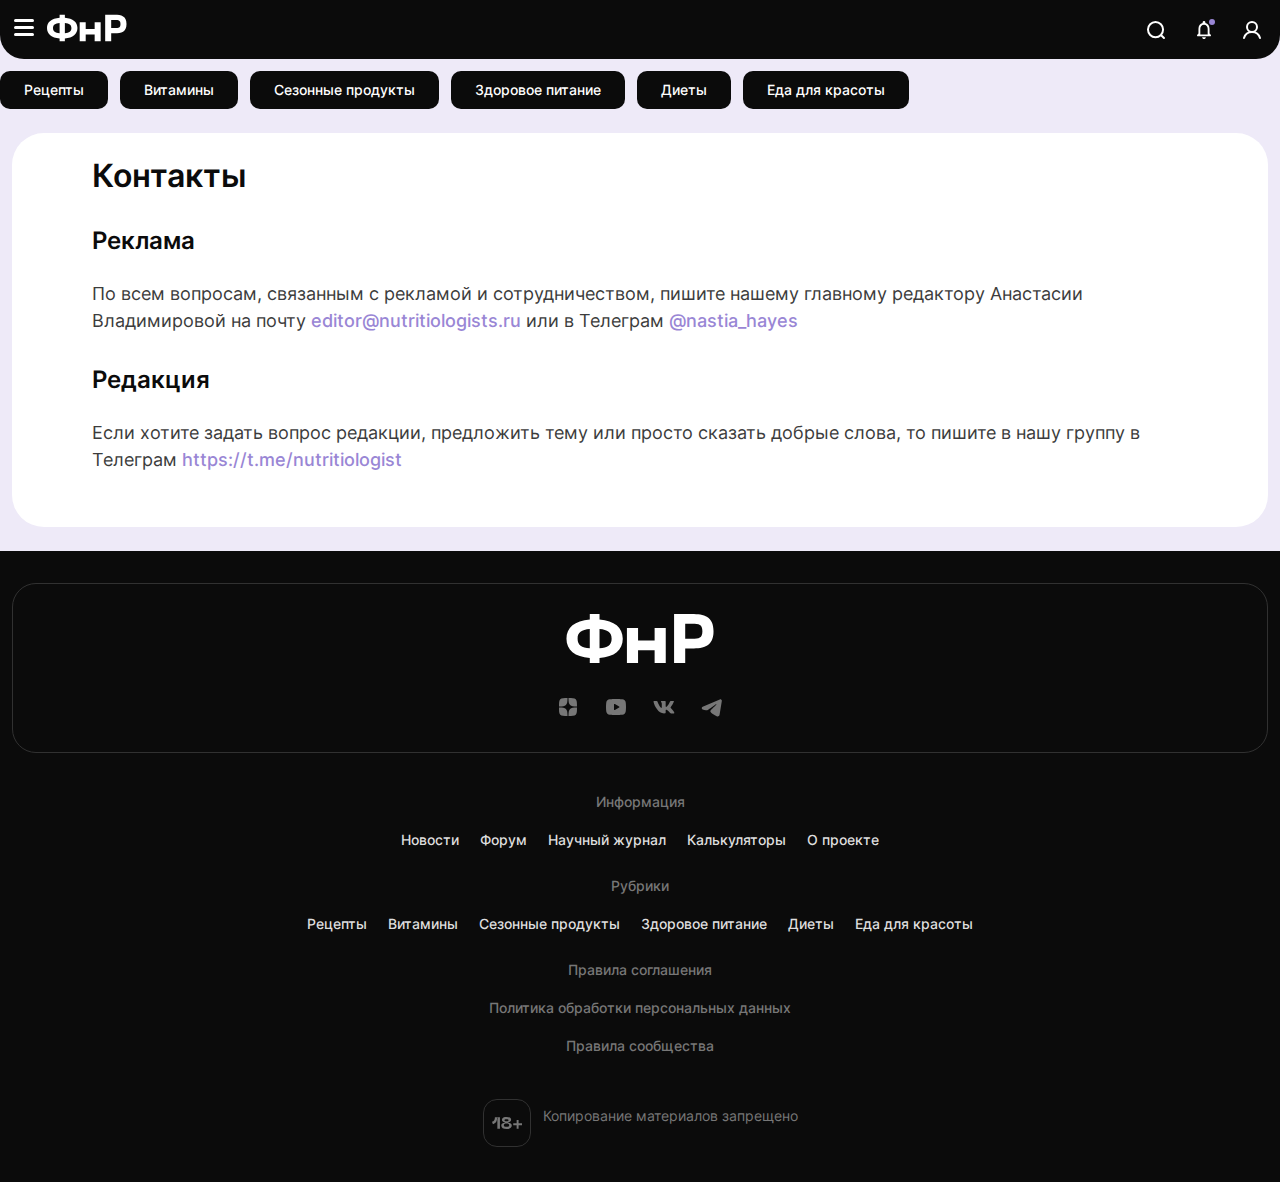
<file: contact.html>
<!DOCTYPE html>
<html lang="ru">
<head>
    <meta charset="utf-8">
    <title>Главная</title>
    <meta name="description" content="Описание">

    <meta name="viewport" content="width=device-width, initial-scale=1.0">

    <link rel="stylesheet" href="assets/css/style.css">


    <link rel="stylesheet" href="assets/libs/fancybox/fancybox.css">
    <link rel="stylesheet" href="assets/libs/swiper/swiper-bundle.min.css">
</head>
<body>
<header>
    <div class="container">
        <div class="header">
            <div class="header__top">

                <div class="header__logo">
                    <a href="/">
                        <img src="assets/images/logo.svg" alt="Logo" width="96" height="32">
                    </a>
                </div>

                <div class="header__menu menu">
                    <nav>
                        <ul class="menu__list">
                            <li class="menu__item">
                                <a href="#" class="menu__link">О проекте</a>
                            </li>
                            <li class="menu__item">
                                <a href="#" class="menu__link">Форум</a>
                            </li>
                            <li class="menu__item">
                                <a href="#" class="menu__link">Контакты</a>
                            </li>
                            <li class="menu__item">
                                <a href="#" class="menu__link">Реклама</a>
                            </li>
                            <li class="menu__item">
                                <a href="#" class="menu__link">Редакция</a>
                            </li>
                        </ul>
                    </nav>
                </div>
                <div class="header__wrap">
                    <div class="header__social social">
                        <div class="social__item">
                            <a href="#">
                                <svg width="24" height="24" viewBox="0 0 24 24" fill="none"
                                     xmlns="http://www.w3.org/2000/svg" class="default">
                                    <path d="M14.0462 14.0462C12.6923 15.4431 12.5939 17.1846 12.4769 21C16.0338 21 18.4892 20.9877 19.7569 19.7569C20.9877 18.4892 21 15.9169 21 12.4769C17.1846 12.6 15.4431 12.6923 14.0462 14.0462ZM3.00002 12.4769C3.00002 15.9169 3.01232 18.4892 4.24309 19.7569C5.51078 20.9877 7.96617 21 11.5231 21C11.4 17.1846 11.3077 15.4431 9.95386 14.0462C8.55693 12.6923 6.8154 12.5938 3.00002 12.4769ZM11.5231 3C7.9723 3 5.51077 3.0123 4.24308 4.24307C3.01231 5.51077 3 8.08307 3 11.5231C6.81538 11.4 8.55692 11.3077 9.95384 9.95384C11.3077 8.55692 11.4061 6.81538 11.5231 3ZM14.0462 9.95385C12.6923 8.55693 12.5939 6.81539 12.4769 3C16.0339 3 18.4892 3.01231 19.7569 4.24308C20.9877 5.51077 21 8.08308 21 11.5231C17.1846 11.4 15.4431 11.3077 14.0462 9.95385Z"
                                          fill="#777777"/>

                                </svg>
                                <svg width="24" height="24" viewBox="0 0 24 24" fill="none"
                                     xmlns="http://www.w3.org/2000/svg" class="hover">
                                    <g clip-path="url(#clip0_296_82381)">
                                        <path d="M14.7282 14.7282C12.9231 16.5908 12.7918 18.9128 12.6359 24C17.3785 24 20.6523 23.9836 22.3426 22.3426C23.9836 20.6523 24 17.2226 24 12.6359C18.9128 12.8 16.5908 12.9231 14.7282 14.7282ZM2.08145e-05 12.6359C2.08145e-05 17.2226 0.016431 20.6523 1.65746 22.3426C3.34771 23.9836 6.62155 24 11.3641 24C11.2 18.9128 11.0769 16.5908 9.27181 14.7282C7.40925 12.9231 5.0872 12.7918 2.08145e-05 12.6359ZM11.3641 -4.10814e-06C6.62974 -4.10814e-06 3.34769 0.0164063 1.65743 1.65743C0.0164102 3.34769 0 6.77743 0 11.3641C5.08717 11.2 7.40922 11.0769 9.27179 9.27179C11.0769 7.40923 11.2082 5.08718 11.3641 -4.10814e-06ZM14.7282 9.2718C12.9231 7.40924 12.7918 5.08718 12.6359 4.10814e-06C17.3785 4.10814e-06 20.6523 0.0164143 22.3426 1.65744C23.9836 3.3477 24 6.77744 24 11.3641C18.9128 11.2 16.5908 11.0769 14.7282 9.2718Z"
                                              fill="url(#paint0_linear_296_8238)"/>
                                    </g>
                                    <defs>
                                        <linearGradient id="paint0_linear_296_8238" x1="-4.56" y1="14.28" x2="24" y2="0"
                                                        gradientUnits="userSpaceOnUse">
                                            <stop offset="0" stop-color="#FF519A"/>
                                            <stop offset="1" stop-color="#50ABFF"/>
                                        </linearGradient>
                                        <clipPath id="clip0_296_82381">
                                            <rect width="24" height="24" fill="white"/>
                                        </clipPath>
                                    </defs>
                                </svg>
                            </a>
                        </div>
                        <div class="social__item">
                            <a href="#">
                                <svg width="24" height="24" viewBox="0 0 24 24" fill="none" class="default"
                                     xmlns="http://www.w3.org/2000/svg">
                                    <g clip-path="url(#clip0_631_123581)">
                                        <path fill-rule="evenodd" clip-rule="evenodd"
                                              d="M12 4C12.855 4 13.732 4.022 14.582 4.058L15.586 4.106L16.547 4.163L17.447 4.224L18.269 4.288C19.161 4.35628 20.0004 4.73695 20.6395 5.36304C21.2786 5.98913 21.6764 6.82054 21.763 7.711L21.803 8.136L21.878 9.046C21.948 9.989 22 11.017 22 12C22 12.983 21.948 14.011 21.878 14.954L21.803 15.864C21.79 16.01 21.777 16.151 21.763 16.289C21.6764 17.1796 21.2784 18.0112 20.6391 18.6373C19.9999 19.2634 19.1602 19.6439 18.268 19.712L17.448 19.775L16.548 19.837L15.586 19.894L14.582 19.942C13.7218 19.9794 12.861 19.9987 12 20C11.139 19.9987 10.2782 19.9794 9.418 19.942L8.414 19.894L7.453 19.837L6.553 19.775L5.731 19.712C4.83895 19.6437 3.99955 19.2631 3.36047 18.637C2.72139 18.0109 2.32357 17.1795 2.237 16.289L2.197 15.864L2.122 14.954C2.04554 13.9711 2.00484 12.9858 2 12C2 11.017 2.052 9.989 2.122 9.046L2.197 8.136C2.21 7.99 2.223 7.849 2.237 7.711C2.32354 6.8207 2.72122 5.98942 3.36009 5.36334C3.99897 4.73727 4.83813 4.3565 5.73 4.288L6.551 4.224L7.451 4.163L8.413 4.106L9.417 4.058C10.2775 4.02063 11.1387 4.0013 12 4ZM10 9.575V14.425C10 14.887 10.5 15.175 10.9 14.945L15.1 12.52C15.1914 12.4674 15.2673 12.3916 15.3201 12.3003C15.3729 12.209 15.4007 12.1055 15.4007 12C15.4007 11.8945 15.3729 11.791 15.3201 11.6997C15.2673 11.6084 15.1914 11.5326 15.1 11.48L10.9 9.056C10.8088 9.00332 10.7053 8.9756 10.5999 8.97562C10.4945 8.97563 10.3911 9.00339 10.2998 9.0561C10.2086 9.1088 10.1329 9.1846 10.0802 9.27587C10.0276 9.36713 9.99993 9.47065 10 9.576V9.575Z"
                                              fill="#777777"/>
                                    </g>
                                    <defs>
                                        <clipPath id="clip0_631_123581">
                                            <rect width="24" height="24" fill="white"/>
                                        </clipPath>
                                    </defs>
                                </svg>

                                <svg width="24" height="24" viewBox="0 0 24 24" fill="none"
                                     xmlns="http://www.w3.org/2000/svg" class="hover">
                                    <g clip-path="url(#clip0_296_82462)">
                                        <path fill-rule="evenodd" clip-rule="evenodd"
                                              d="M12 2C13.026 2 14.0784 2.0275 15.0984 2.0725L16.3032 2.1325L17.4564 2.20375L18.5364 2.28L19.5228 2.36C20.5933 2.44535 21.6005 2.92118 22.3674 3.7038C23.1343 4.48642 23.6117 5.52567 23.7156 6.63875L23.7636 7.17L23.8536 8.3075C23.9376 9.48625 24 10.7712 24 12C24 13.2288 23.9376 14.5138 23.8536 15.6925L23.7636 16.83C23.748 17.0125 23.7324 17.1887 23.7156 17.3612C23.6117 18.4745 23.1341 19.5139 22.367 20.2966C21.5998 21.0792 20.5923 21.5549 19.5216 21.64L18.5376 21.7188L17.4576 21.7962L16.3032 21.8675L15.0984 21.9275C14.0662 21.9742 13.0332 21.9984 12 22C10.9668 21.9984 9.9338 21.9742 8.9016 21.9275L7.6968 21.8675L6.5436 21.7962L5.4636 21.7188L4.4772 21.64C3.40674 21.5547 2.39946 21.0788 1.63257 20.2962C0.865672 19.5136 0.388289 18.4743 0.2844 17.3612L0.2364 16.83L0.1464 15.6925C0.0546451 14.4639 0.00581282 13.2323 0 12C0 10.7712 0.0624 9.48625 0.1464 8.3075L0.2364 7.17C0.252 6.9875 0.2676 6.81125 0.2844 6.63875C0.388249 5.52587 0.86546 4.48677 1.63211 3.70418C2.39876 2.92159 3.40575 2.44563 4.476 2.36L5.4612 2.28L6.5412 2.20375L7.6956 2.1325L8.9004 2.0725C9.933 2.02579 10.9664 2.00162 12 2ZM9.6 8.96875V15.0312C9.6 15.6088 10.2 15.9688 10.68 15.6812L15.72 12.65C15.8297 12.5842 15.9208 12.4895 15.9841 12.3754C16.0475 12.2613 16.0808 12.1318 16.0808 12C16.0808 11.8682 16.0475 11.7387 15.9841 11.6246C15.9208 11.5105 15.8297 11.4158 15.72 11.35L10.68 8.32C10.5705 8.25415 10.4463 8.2195 10.3199 8.21952C10.1935 8.21954 10.0693 8.25424 9.9598 8.32012C9.85033 8.386 9.75945 8.48075 9.69629 8.59483C9.63313 8.70891 9.59992 8.83831 9.6 8.97V8.96875Z"
                                              fill="url(#paint0_linear_296_82461)"/>
                                    </g>
                                    <defs>
                                        <linearGradient id="paint0_linear_296_82461" x1="-4.56" y1="13.9" x2="21.69"
                                                        y2="-1.85" gradientUnits="userSpaceOnUse">
                                            <stop offset="0" stop-color="#FF519A"/>
                                            <stop offset="1" stop-color="#50ABFF"/>
                                        </linearGradient>
                                        <clipPath id="clip0_296_82462">
                                            <rect width="24" height="24" fill="white"/>
                                        </clipPath>
                                    </defs>
                                </svg>
                            </a>
                        </div>
                        <div class="social__item">
                            <a href="#">
                                <svg width="24" height="24" viewBox="0 0 24 24" class="default" fill="none"
                                     xmlns="http://www.w3.org/2000/svg">
                                    <path d="M21.504 18.3813H19.222C18.359 18.3813 18.099 17.6823 16.552 16.1343C15.2 14.8313 14.629 14.6693 14.287 14.6693C13.814 14.6693 13.685 14.7993 13.685 15.4503V17.5023C13.685 18.0573 13.505 18.3823 12.055 18.3823C10.6483 18.2878 9.28416 17.8605 8.07497 17.1355C6.86578 16.4105 5.84612 15.4086 5.1 14.2123C3.32839 12.0074 2.09571 9.41941 1.5 6.65433C1.5 6.31233 1.63 6.00233 2.282 6.00233H4.562C5.148 6.00233 5.359 6.26333 5.589 6.86633C6.696 10.1243 8.585 12.9583 9.352 12.9583C9.646 12.9583 9.774 12.8283 9.774 12.0953V8.73933C9.677 7.20833 8.864 7.07933 8.864 6.52533C8.87428 6.37917 8.94114 6.24278 9.05037 6.14513C9.15961 6.04747 9.30261 5.99625 9.449 6.00233H13.033C13.523 6.00233 13.685 6.24633 13.685 6.83233V11.3623C13.685 11.8513 13.895 12.0133 14.043 12.0133C14.337 12.0133 14.563 11.8513 15.102 11.3133C16.2574 9.90432 17.2013 8.3345 17.904 6.65333C17.9759 6.45149 18.1119 6.27871 18.2912 6.16135C18.4705 6.04399 18.6832 5.9885 18.897 6.00333H21.178C21.862 6.00333 22.007 6.34533 21.862 6.83333C21.0324 8.69175 20.0058 10.4558 18.8 12.0953C18.554 12.4703 18.456 12.6653 18.8 13.1053C19.026 13.4473 19.826 14.1153 20.363 14.7503C21.145 15.5303 21.794 16.4323 22.285 17.4203C22.481 18.0563 22.155 18.3813 21.504 18.3813Z"
                                          fill="#777777"/>
                                </svg>
                                <svg width="24" height="24" viewBox="0 0 24 24" fill="none"
                                     xmlns="http://www.w3.org/2000/svg" class="hover">
                                    <path d="M23.0356 18.9989H20.4078C19.414 18.9989 19.1146 18.2085 17.3331 16.4581C15.7762 14.9848 15.1187 14.8016 14.7249 14.8016C14.1802 14.8016 14.0316 14.9486 14.0316 15.6847V18.005C14.0316 18.6325 13.8244 19 12.1546 19C10.5347 18.8931 8.96385 18.4099 7.5714 17.5902C6.17896 16.7704 5.00478 15.6375 4.14558 14.2848C2.10548 11.7916 0.685987 8.86534 0 5.73877C0 5.35206 0.149702 5.00153 0.900512 5.00153H3.52605C4.20085 5.00153 4.44383 5.29666 4.70869 5.97849C5.98345 9.66241 8.15873 12.8669 9.04197 12.8669C9.38053 12.8669 9.52793 12.7199 9.52793 11.8911V8.09635C9.41623 6.3652 8.48001 6.21933 8.48001 5.59291C8.49186 5.42764 8.56885 5.27342 8.69463 5.163C8.82042 5.05257 8.98509 4.99465 9.15367 5.00153H13.2808C13.8451 5.00153 14.0316 5.27743 14.0316 5.94004V11.0623C14.0316 11.6152 14.2735 11.7984 14.4439 11.7984C14.7824 11.7984 15.0427 11.6152 15.6634 11.0069C16.9938 9.41364 18.0808 7.63859 18.89 5.73764C18.9729 5.50941 19.1294 5.31404 19.3359 5.18134C19.5424 5.04864 19.7874 4.98589 20.0335 5.00266H22.6602C23.4479 5.00266 23.6148 5.38938 23.4479 5.94117C22.4925 8.04254 21.3104 10.0373 19.9218 11.8911C19.6385 12.3151 19.5257 12.5356 19.9218 13.0331C20.1821 13.4198 21.1033 14.1752 21.7217 14.8932C22.6222 15.7752 23.3696 16.7951 23.935 17.9122C24.1607 18.6314 23.7853 18.9989 23.0356 18.9989Z"
                                          fill="url(#paint0_linear_296_82182)"/>
                                    <defs>
                                        <linearGradient id="paint0_linear_296_82182" x1="-4.56" y1="13.33" x2="16.02"
                                                        y2="-4.31" gradientUnits="userSpaceOnUse">
                                            <stop offset="0" stop-color="#FF519A"/>
                                            <stop offset="1" stop-color="#50ABFF"/>
                                        </linearGradient>
                                    </defs>
                                </svg>
                            </a>
                        </div>
                        <div class="social__item">
                            <a href="#">
                                <svg width="24" height="24" viewBox="0 0 24 24" class="default" fill="none"
                                     xmlns="http://www.w3.org/2000/svg">
                                    <g clip-path="url(#clip0_631_1236431)">
                                        <path fill-rule="evenodd" clip-rule="evenodd"
                                              d="M19.7767 4.42997C20.0238 4.32596 20.2943 4.29008 20.5599 4.32608C20.8256 4.36208 21.0768 4.46863 21.2873 4.63465C21.4979 4.80067 21.6601 5.02008 21.757 5.27005C21.854 5.52002 21.8822 5.79141 21.8387 6.05597L19.5707 19.813C19.3507 21.14 17.8947 21.901 16.6777 21.24C15.6597 20.687 14.1477 19.835 12.7877 18.946C12.1077 18.501 10.0247 17.076 10.2807 16.062C10.5007 15.195 14.0007 11.937 16.0007 9.99997C16.7857 9.23897 16.4277 8.79997 15.5007 9.49997C13.1987 11.238 9.50265 13.881 8.28065 14.625C7.20265 15.281 6.64065 15.393 5.96865 15.281C4.74265 15.077 3.60565 14.761 2.67765 14.376C1.42365 13.856 1.48465 12.132 2.67665 11.63L19.7767 4.42997Z"
                                              fill="#777777"/>
                                    </g>
                                    <defs>
                                        <clipPath id="clip0_631_1236431">
                                            <rect width="24" height="24" fill="white"/>
                                        </clipPath>
                                    </defs>
                                </svg>
                                <svg width="24" height="24" viewBox="0 0 24 24" fill="none"
                                     xmlns="http://www.w3.org/2000/svg" class="hover">
                                    <g clip-path="url(#clip0_296_82251)">
                                        <path fill-rule="evenodd" clip-rule="evenodd"
                                              d="M21.514 2.14367C21.8091 2.01646 22.1321 1.97258 22.4493 2.01661C22.7666 2.06064 23.0665 2.19096 23.3179 2.39401C23.5693 2.59706 23.763 2.86542 23.8788 3.17114C23.9946 3.47687 24.0282 3.8088 23.9762 4.13237L21.268 20.9581C21.0053 22.5811 19.2667 23.5118 17.8135 22.7034C16.5979 22.027 14.7924 20.985 13.1684 19.8977C12.3564 19.3534 9.86912 17.6106 10.1748 16.3704C10.4375 15.31 14.6169 11.3252 17.0051 8.95614C17.9424 8.02539 17.515 7.48846 16.408 8.34461C13.6592 10.4703 9.2458 13.7029 7.78661 14.6128C6.49937 15.4152 5.82828 15.5521 5.02584 15.4152C3.56187 15.1656 2.20418 14.7792 1.09605 14.3083C-0.401352 13.6723 -0.328512 11.5637 1.09486 10.9497L21.514 2.14367Z"
                                              fill="url(#paint0_linear_296_8225)"/>
                                    </g>
                                    <defs>
                                        <linearGradient id="paint0_linear_296_8225" x1="-4.56" y1="14.495" x2="22.3523"
                                                        y2="-0.883461" gradientUnits="userSpaceOnUse">
                                            <stop offset="0" stop-color="#FF519A"/>
                                            <stop offset="1" stop-color="#50ABFF"/>
                                        </linearGradient>
                                        <clipPath id="clip0_296_82251">
                                            <rect width="24" height="24" fill="white"/>
                                        </clipPath>
                                    </defs>
                                </svg>
                            </a>
                        </div>
                    </div>
                    <form class="header__search search">
                        <input type="search" value="" name="search" id="search" class="search__input"
                               placeholder="Поиск">
                        <button type="button" class="search__button" aria-label="Поиск"></button>
                        <button type="button" class="search__close" aria-label="Закрыть"></button>
                    </form>
                    <button class="header__notification" data-fancybox="notification" aria-label="Уведомления"
                            data-src="#modal-notification">

                        <svg width="24" height="24" viewBox="0 0 24 24" fill="none" xmlns="http://www.w3.org/2000/svg">
                            <path d="M18.7268 16.6523L17.5365 15.4615V10.8462C17.5365 8.01231 16.0232 5.64 13.3842 5.01231V4.38462C13.3842 3.61846 12.766 3 12.0002 3C11.2343 3 10.6161 3.61846 10.6161 4.38462V5.01231C7.96789 5.64 6.46387 8.00308 6.46387 10.8462V15.4615L5.27356 16.6523C4.69225 17.2338 5.09825 18.2308 5.91946 18.2308H18.0716C18.9021 18.2308 19.3081 17.2338 18.7268 16.6523ZM15.691 16.3846H8.3093V10.8462C8.3093 8.55692 9.7026 6.69231 12.0002 6.69231C14.2977 6.69231 15.691 8.55692 15.691 10.8462V16.3846ZM12.0002 21C13.0151 21 13.8456 20.1692 13.8456 19.1538H10.1547C10.1547 19.6435 10.3492 20.1131 10.6952 20.4593C11.0413 20.8055 11.5107 21 12.0002 21Z"
                                  fill="white"/>
                            <path d="M15.691 16.3846H8.3093V10.8462C8.3093 8.55692 9.7026 6.69231 12.0002 6.69231C14.2977 6.69231 15.691 8.55692 15.691 10.8462V16.3846Z"
                                  fill="#9986D5" class="active_visible"/>
                            <circle cx="20" cy="4" r="3" fill="#9986D5"/>
                        </svg>
                    </button>
                    <button class="header__account" aria-label="Аккаунт" data-fancybox data-src="#modal-signin">
                        <svg width="24" height="24" viewBox="0 0 24 24" fill="none" xmlns="http://www.w3.org/2000/svg">
                            <circle cx="12" cy="9" r="5" stroke="white" stroke-width="2"/>
                            <path d="M20 20C18.9175 16.2886 15.866 14 12 14C8.13401 14 5.08248 16.2886 4 20"
                                  stroke="white" stroke-width="2" stroke-linecap="round"/>
                        </svg>

                    </button>
                    <button class="header__account hidden" aria-label="Аккаунт">
                        <img src="assets/images/user.png" alt="user" width="32" height="32">

                    </button>
                </div>
            </div>
            <div class="header__bottom">
                <div class="header__rubric rubric swiper">
                    <div class="swiper-wrapper">
                        <div class="swiper-slide rubric__item">
                            <a href="#" class="rubric__link">Рецепты</a>

                        </div>
                        <div class="swiper-slide rubric__item">
                            <a href="#" class="rubric__link">Витамины</a>

                        </div>
                        <div class="swiper-slide rubric__item">
                            <a href="#" class="rubric__link">Сезонные продукты</a>

                        </div>
                        <div class="swiper-slide rubric__item">
                            <a href="#" class="rubric__link">Здоровое питание</a>

                        </div>
                        <div class="swiper-slide rubric__item">
                            <a href="#" class="rubric__link">Диеты</a>

                        </div>
                        <div class="swiper-slide rubric__item">
                            <a href="#" class="rubric__link">Еда для красоты</a>

                        </div>
                        <div class="swiper-slide rubric__item">
                            <a href="#" class="rubric__link">Диеты</a>

                        </div>
                        <div class="swiper-slide rubric__item">
                            <a href="#" class="rubric__link">Еда для красоты</a>

                        </div>
                        <div class="swiper-slide rubric__item">
                            <a href="#" class="rubric__link">Диеты</a>

                        </div>
                        <div class="swiper-slide rubric__item">
                            <a href="#" class="rubric__link">Еда для красоты</a>

                        </div>
                        <div class="swiper-slide rubric__item">
                            <a href="#" class="rubric__link">Диеты</a>

                        </div>
                        <div class="swiper-slide rubric__item">
                            <a href="#" class="rubric__link">Еда для красоты</a>

                        </div>
                        <div class="swiper-slide rubric__item">
                            <a href="#" class="rubric__link">Диеты</a>

                        </div>
                        <div class="swiper-slide rubric__item">
                            <a href="#" class="rubric__link">Еда для красоты</a>

                        </div>

                    </div>

                    <div class="slider-prev"></div>
                    <div class="slider-next">
                        <div>
                            <svg width="14" height="14" viewBox="0 0 14 14" fill="none" xmlns="http://www.w3.org/2000/svg">
                                <path d="M5.25 11.0837L9.33333 7.00033L5.25 2.91699" stroke="white" stroke-width="2" stroke-linecap="round" stroke-linejoin="round"/>
                            </svg>
                        </div>
                    </div>
                </div>
                <div class="header__form modal-form">
                    <button class="modal-form__button" data-fancybox data-src="#modal-question"
                            aria-label="Есть вопрос?">Есть вопрос?
                    </button>

                </div>
            </div>
        </div>
        <div class="header__mobile mobile">
            <input type="checkbox" id="burger-checkbox" class="header__checkbox">
            <label for="burger-checkbox" class="header__burger"><img src="assets/images/menu.svg" alt="Меню" width="24"
                                                                     height="24"></label>
            <div class="mobile__content">
                <div class="mobile__top">
                    <div class="mobile__close"></div>
                    <div class="mobile__logo">
                        <a href="/">
                            <img src="assets/images/logo-dark.svg" alt="logo" width="80" height="32">
                        </a>
                    </div>

                </div>

                <div class="header__menu menu header__menu_mobile">

                    <div class="menu__wrap">
                        <div class="menu__title">Информация</div>
                        <ul class="menu__list">
                            <li class="menu__item">
                                <a href="#" class="menu__link">О проекте</a>
                            </li>
                            <li class="menu__item">
                                <a href="#" class="menu__link">Форум</a>
                            </li>
                            <li class="menu__item">
                                <a href="#" class="menu__link">Контакты</a>
                            </li>
                            <li class="menu__item">
                                <a href="#" class="menu__link">Реклама</a>
                            </li>
                            <li class="menu__item">
                                <a href="#" class="menu__link">Редакция</a>
                            </li>
                        </ul>
                    </div>
                    <div class="menu__wrap">
                        <div class="menu__title menu__title_margin">Рубрики</div>
                        <ul class="menu__list">
                            <li class="menu__item menu__item_margin">
                                <a href="#" class="menu__link">Рецепты</a>
                            </li>
                            <li class="menu__item menu__item_margin">
                                <a href="#" class="menu__link">Витамины</a>
                            </li>
                            <li class="menu__item menu__item_margin">
                                <a href="#" class="menu__link">Сезонные продукты</a>
                            </li>
                            <li class="menu__item menu__item_margin">
                                <a href="#" class="menu__link">Здоровое питание</a>
                            </li>
                            <li class="menu__item menu__item_margin">
                                <a href="#" class="menu__link">Диенты</a>
                            </li>
                            <li class="menu__item menu__item_margin">
                                <a href="#" class="menu__link">Еда для красоты</a>
                            </li>
                        </ul>
                    </div>

                </div>
                <div class="mobile__social">
                    <div class="menu__title menu__title_margin">Мы в соцсетях</div>
                    <div class="social">
                        <div class="social__item">
                            <a href="#">
                                <svg width="24" height="24" viewBox="0 0 24 24" fill="none"
                                     xmlns="http://www.w3.org/2000/svg" class="default">
                                    <path d="M14.0462 14.0462C12.6923 15.4431 12.5939 17.1846 12.4769 21C16.0338 21 18.4892 20.9877 19.7569 19.7569C20.9877 18.4892 21 15.9169 21 12.4769C17.1846 12.6 15.4431 12.6923 14.0462 14.0462ZM3.00002 12.4769C3.00002 15.9169 3.01232 18.4892 4.24309 19.7569C5.51078 20.9877 7.96617 21 11.5231 21C11.4 17.1846 11.3077 15.4431 9.95386 14.0462C8.55693 12.6923 6.8154 12.5938 3.00002 12.4769ZM11.5231 3C7.9723 3 5.51077 3.0123 4.24308 4.24307C3.01231 5.51077 3 8.08307 3 11.5231C6.81538 11.4 8.55692 11.3077 9.95384 9.95384C11.3077 8.55692 11.4061 6.81538 11.5231 3ZM14.0462 9.95385C12.6923 8.55693 12.5939 6.81539 12.4769 3C16.0339 3 18.4892 3.01231 19.7569 4.24308C20.9877 5.51077 21 8.08308 21 11.5231C17.1846 11.4 15.4431 11.3077 14.0462 9.95385Z"
                                          fill="#777777"/>

                                </svg>
                                <svg width="24" height="24" viewBox="0 0 24 24" fill="none"
                                     xmlns="http://www.w3.org/2000/svg" class="hover">
                                    <g clip-path="url(#clip0_296_82382)">
                                        <path d="M14.7282 14.7282C12.9231 16.5908 12.7918 18.9128 12.6359 24C17.3785 24 20.6523 23.9836 22.3426 22.3426C23.9836 20.6523 24 17.2226 24 12.6359C18.9128 12.8 16.5908 12.9231 14.7282 14.7282ZM2.08145e-05 12.6359C2.08145e-05 17.2226 0.016431 20.6523 1.65746 22.3426C3.34771 23.9836 6.62155 24 11.3641 24C11.2 18.9128 11.0769 16.5908 9.27181 14.7282C7.40925 12.9231 5.0872 12.7918 2.08145e-05 12.6359ZM11.3641 -4.10814e-06C6.62974 -4.10814e-06 3.34769 0.0164063 1.65743 1.65743C0.0164102 3.34769 0 6.77743 0 11.3641C5.08717 11.2 7.40922 11.0769 9.27179 9.27179C11.0769 7.40923 11.2082 5.08718 11.3641 -4.10814e-06ZM14.7282 9.2718C12.9231 7.40924 12.7918 5.08718 12.6359 4.10814e-06C17.3785 4.10814e-06 20.6523 0.0164143 22.3426 1.65744C23.9836 3.3477 24 6.77744 24 11.3641C18.9128 11.2 16.5908 11.0769 14.7282 9.2718Z"
                                              fill="url(#paint0_linear_296_82382)"/>
                                    </g>
                                    <defs>
                                        <linearGradient id="paint0_linear_296_82382" x1="-4.56" y1="14.28" x2="24"
                                                        y2="0" gradientUnits="userSpaceOnUse">
                                            <stop offset="0" stop-color="#FF519A"/>
                                            <stop offset="1" stop-color="#50ABFF"/>
                                        </linearGradient>
                                        <clipPath id="clip0_296_82382">
                                            <rect width="24" height="24" fill="white"/>
                                        </clipPath>
                                    </defs>
                                </svg>
                            </a>
                        </div>
                        <div class="social__item">
                            <a href="#">
                                <svg width="24" height="24" viewBox="0 0 24 24" fill="none" class="default"
                                     xmlns="http://www.w3.org/2000/svg">
                                    <g clip-path="url(#clip0_631_123582)">
                                        <path fill-rule="evenodd" clip-rule="evenodd"
                                              d="M12 4C12.855 4 13.732 4.022 14.582 4.058L15.586 4.106L16.547 4.163L17.447 4.224L18.269 4.288C19.161 4.35628 20.0004 4.73695 20.6395 5.36304C21.2786 5.98913 21.6764 6.82054 21.763 7.711L21.803 8.136L21.878 9.046C21.948 9.989 22 11.017 22 12C22 12.983 21.948 14.011 21.878 14.954L21.803 15.864C21.79 16.01 21.777 16.151 21.763 16.289C21.6764 17.1796 21.2784 18.0112 20.6391 18.6373C19.9999 19.2634 19.1602 19.6439 18.268 19.712L17.448 19.775L16.548 19.837L15.586 19.894L14.582 19.942C13.7218 19.9794 12.861 19.9987 12 20C11.139 19.9987 10.2782 19.9794 9.418 19.942L8.414 19.894L7.453 19.837L6.553 19.775L5.731 19.712C4.83895 19.6437 3.99955 19.2631 3.36047 18.637C2.72139 18.0109 2.32357 17.1795 2.237 16.289L2.197 15.864L2.122 14.954C2.04554 13.9711 2.00484 12.9858 2 12C2 11.017 2.052 9.989 2.122 9.046L2.197 8.136C2.21 7.99 2.223 7.849 2.237 7.711C2.32354 6.8207 2.72122 5.98942 3.36009 5.36334C3.99897 4.73727 4.83813 4.3565 5.73 4.288L6.551 4.224L7.451 4.163L8.413 4.106L9.417 4.058C10.2775 4.02063 11.1387 4.0013 12 4ZM10 9.575V14.425C10 14.887 10.5 15.175 10.9 14.945L15.1 12.52C15.1914 12.4674 15.2673 12.3916 15.3201 12.3003C15.3729 12.209 15.4007 12.1055 15.4007 12C15.4007 11.8945 15.3729 11.791 15.3201 11.6997C15.2673 11.6084 15.1914 11.5326 15.1 11.48L10.9 9.056C10.8088 9.00332 10.7053 8.9756 10.5999 8.97562C10.4945 8.97563 10.3911 9.00339 10.2998 9.0561C10.2086 9.1088 10.1329 9.1846 10.0802 9.27587C10.0276 9.36713 9.99993 9.47065 10 9.576V9.575Z"
                                              fill="#777777"/>
                                    </g>
                                    <defs>
                                        <clipPath id="clip0_631_123582">
                                            <rect width="24" height="24" fill="white"/>
                                        </clipPath>
                                    </defs>
                                </svg>

                                <svg width="24" height="24" viewBox="0 0 24 24" fill="none"
                                     xmlns="http://www.w3.org/2000/svg" class="hover">
                                    <g clip-path="url(#clip0_296_82463)">
                                        <path fill-rule="evenodd" clip-rule="evenodd"
                                              d="M12 2C13.026 2 14.0784 2.0275 15.0984 2.0725L16.3032 2.1325L17.4564 2.20375L18.5364 2.28L19.5228 2.36C20.5933 2.44535 21.6005 2.92118 22.3674 3.7038C23.1343 4.48642 23.6117 5.52567 23.7156 6.63875L23.7636 7.17L23.8536 8.3075C23.9376 9.48625 24 10.7712 24 12C24 13.2288 23.9376 14.5138 23.8536 15.6925L23.7636 16.83C23.748 17.0125 23.7324 17.1887 23.7156 17.3612C23.6117 18.4745 23.1341 19.5139 22.367 20.2966C21.5998 21.0792 20.5923 21.5549 19.5216 21.64L18.5376 21.7188L17.4576 21.7962L16.3032 21.8675L15.0984 21.9275C14.0662 21.9742 13.0332 21.9984 12 22C10.9668 21.9984 9.9338 21.9742 8.9016 21.9275L7.6968 21.8675L6.5436 21.7962L5.4636 21.7188L4.4772 21.64C3.40674 21.5547 2.39946 21.0788 1.63257 20.2962C0.865672 19.5136 0.388289 18.4743 0.2844 17.3612L0.2364 16.83L0.1464 15.6925C0.0546451 14.4639 0.00581282 13.2323 0 12C0 10.7712 0.0624 9.48625 0.1464 8.3075L0.2364 7.17C0.252 6.9875 0.2676 6.81125 0.2844 6.63875C0.388249 5.52587 0.86546 4.48677 1.63211 3.70418C2.39876 2.92159 3.40575 2.44563 4.476 2.36L5.4612 2.28L6.5412 2.20375L7.6956 2.1325L8.9004 2.0725C9.933 2.02579 10.9664 2.00162 12 2ZM9.6 8.96875V15.0312C9.6 15.6088 10.2 15.9688 10.68 15.6812L15.72 12.65C15.8297 12.5842 15.9208 12.4895 15.9841 12.3754C16.0475 12.2613 16.0808 12.1318 16.0808 12C16.0808 11.8682 16.0475 11.7387 15.9841 11.6246C15.9208 11.5105 15.8297 11.4158 15.72 11.35L10.68 8.32C10.5705 8.25415 10.4463 8.2195 10.3199 8.21952C10.1935 8.21954 10.0693 8.25424 9.9598 8.32012C9.85033 8.386 9.75945 8.48075 9.69629 8.59483C9.63313 8.70891 9.59992 8.83831 9.6 8.97V8.96875Z"
                                              fill="url(#paint0_linear_296_82462)"/>
                                    </g>
                                    <defs>
                                        <linearGradient id="paint0_linear_296_82462" x1="-4.56" y1="13.9" x2="21.69"
                                                        y2="-1.85" gradientUnits="userSpaceOnUse">
                                            <stop offset="0" stop-color="#FF519A"/>
                                            <stop offset="1" stop-color="#50ABFF"/>
                                        </linearGradient>
                                        <clipPath id="clip0_296_82463">
                                            <rect width="24" height="24" fill="white"/>
                                        </clipPath>
                                    </defs>
                                </svg>
                            </a>
                        </div>
                        <div class="social__item">
                            <a href="#">
                                <svg width="24" height="24" viewBox="0 0 24 24" class="default" fill="none"
                                     xmlns="http://www.w3.org/2000/svg">
                                    <path d="M21.504 18.3813H19.222C18.359 18.3813 18.099 17.6823 16.552 16.1343C15.2 14.8313 14.629 14.6693 14.287 14.6693C13.814 14.6693 13.685 14.7993 13.685 15.4503V17.5023C13.685 18.0573 13.505 18.3823 12.055 18.3823C10.6483 18.2878 9.28416 17.8605 8.07497 17.1355C6.86578 16.4105 5.84612 15.4086 5.1 14.2123C3.32839 12.0074 2.09571 9.41941 1.5 6.65433C1.5 6.31233 1.63 6.00233 2.282 6.00233H4.562C5.148 6.00233 5.359 6.26333 5.589 6.86633C6.696 10.1243 8.585 12.9583 9.352 12.9583C9.646 12.9583 9.774 12.8283 9.774 12.0953V8.73933C9.677 7.20833 8.864 7.07933 8.864 6.52533C8.87428 6.37917 8.94114 6.24278 9.05037 6.14513C9.15961 6.04747 9.30261 5.99625 9.449 6.00233H13.033C13.523 6.00233 13.685 6.24633 13.685 6.83233V11.3623C13.685 11.8513 13.895 12.0133 14.043 12.0133C14.337 12.0133 14.563 11.8513 15.102 11.3133C16.2574 9.90432 17.2013 8.3345 17.904 6.65333C17.9759 6.45149 18.1119 6.27871 18.2912 6.16135C18.4705 6.04399 18.6832 5.9885 18.897 6.00333H21.178C21.862 6.00333 22.007 6.34533 21.862 6.83333C21.0324 8.69175 20.0058 10.4558 18.8 12.0953C18.554 12.4703 18.456 12.6653 18.8 13.1053C19.026 13.4473 19.826 14.1153 20.363 14.7503C21.145 15.5303 21.794 16.4323 22.285 17.4203C22.481 18.0563 22.155 18.3813 21.504 18.3813Z"
                                          fill="#777777"/>
                                </svg>
                                <svg width="24" height="24" viewBox="0 0 24 24" fill="none"
                                     xmlns="http://www.w3.org/2000/svg" class="hover">
                                    <path d="M23.0356 18.9989H20.4078C19.414 18.9989 19.1146 18.2085 17.3331 16.4581C15.7762 14.9848 15.1187 14.8016 14.7249 14.8016C14.1802 14.8016 14.0316 14.9486 14.0316 15.6847V18.005C14.0316 18.6325 13.8244 19 12.1546 19C10.5347 18.8931 8.96385 18.4099 7.5714 17.5902C6.17896 16.7704 5.00478 15.6375 4.14558 14.2848C2.10548 11.7916 0.685987 8.86534 0 5.73877C0 5.35206 0.149702 5.00153 0.900512 5.00153H3.52605C4.20085 5.00153 4.44383 5.29666 4.70869 5.97849C5.98345 9.66241 8.15873 12.8669 9.04197 12.8669C9.38053 12.8669 9.52793 12.7199 9.52793 11.8911V8.09635C9.41623 6.3652 8.48001 6.21933 8.48001 5.59291C8.49186 5.42764 8.56885 5.27342 8.69463 5.163C8.82042 5.05257 8.98509 4.99465 9.15367 5.00153H13.2808C13.8451 5.00153 14.0316 5.27743 14.0316 5.94004V11.0623C14.0316 11.6152 14.2735 11.7984 14.4439 11.7984C14.7824 11.7984 15.0427 11.6152 15.6634 11.0069C16.9938 9.41364 18.0808 7.63859 18.89 5.73764C18.9729 5.50941 19.1294 5.31404 19.3359 5.18134C19.5424 5.04864 19.7874 4.98589 20.0335 5.00266H22.6602C23.4479 5.00266 23.6148 5.38938 23.4479 5.94117C22.4925 8.04254 21.3104 10.0373 19.9218 11.8911C19.6385 12.3151 19.5257 12.5356 19.9218 13.0331C20.1821 13.4198 21.1033 14.1752 21.7217 14.8932C22.6222 15.7752 23.3696 16.7951 23.935 17.9122C24.1607 18.6314 23.7853 18.9989 23.0356 18.9989Z"
                                          fill="url(#paint0_linear_296_8218)"/>
                                    <defs>
                                        <linearGradient id="paint0_linear_296_8218" x1="-4.56" y1="13.33" x2="16.02"
                                                        y2="-4.31" gradientUnits="userSpaceOnUse">
                                            <stop offset="0" stop-color="#FF519A"/>
                                            <stop offset="1" stop-color="#50ABFF"/>
                                        </linearGradient>
                                    </defs>
                                </svg>
                            </a>
                        </div>
                        <div class="social__item">
                            <a href="#">
                                <svg width="24" height="24" viewBox="0 0 24 24" class="default" fill="none"
                                     xmlns="http://www.w3.org/2000/svg">
                                    <g clip-path="url(#clip0_631_1236432)">
                                        <path fill-rule="evenodd" clip-rule="evenodd"
                                              d="M19.7767 4.42997C20.0238 4.32596 20.2943 4.29008 20.5599 4.32608C20.8256 4.36208 21.0768 4.46863 21.2873 4.63465C21.4979 4.80067 21.6601 5.02008 21.757 5.27005C21.854 5.52002 21.8822 5.79141 21.8387 6.05597L19.5707 19.813C19.3507 21.14 17.8947 21.901 16.6777 21.24C15.6597 20.687 14.1477 19.835 12.7877 18.946C12.1077 18.501 10.0247 17.076 10.2807 16.062C10.5007 15.195 14.0007 11.937 16.0007 9.99997C16.7857 9.23897 16.4277 8.79997 15.5007 9.49997C13.1987 11.238 9.50265 13.881 8.28065 14.625C7.20265 15.281 6.64065 15.393 5.96865 15.281C4.74265 15.077 3.60565 14.761 2.67765 14.376C1.42365 13.856 1.48465 12.132 2.67665 11.63L19.7767 4.42997Z"
                                              fill="#777777"/>
                                    </g>
                                    <defs>
                                        <clipPath id="clip0_631_1236432">
                                            <rect width="24" height="24" fill="white"/>
                                        </clipPath>
                                    </defs>
                                </svg>
                                <svg width="24" height="24" viewBox="0 0 24 24" fill="none"
                                     xmlns="http://www.w3.org/2000/svg" class="hover">
                                    <g clip-path="url(#clip0_296_82252)">
                                        <path fill-rule="evenodd" clip-rule="evenodd"
                                              d="M21.514 2.14367C21.8091 2.01646 22.1321 1.97258 22.4493 2.01661C22.7666 2.06064 23.0665 2.19096 23.3179 2.39401C23.5693 2.59706 23.763 2.86542 23.8788 3.17114C23.9946 3.47687 24.0282 3.8088 23.9762 4.13237L21.268 20.9581C21.0053 22.5811 19.2667 23.5118 17.8135 22.7034C16.5979 22.027 14.7924 20.985 13.1684 19.8977C12.3564 19.3534 9.86912 17.6106 10.1748 16.3704C10.4375 15.31 14.6169 11.3252 17.0051 8.95614C17.9424 8.02539 17.515 7.48846 16.408 8.34461C13.6592 10.4703 9.2458 13.7029 7.78661 14.6128C6.49937 15.4152 5.82828 15.5521 5.02584 15.4152C3.56187 15.1656 2.20418 14.7792 1.09605 14.3083C-0.401352 13.6723 -0.328512 11.5637 1.09486 10.9497L21.514 2.14367Z"
                                              fill="url(#paint0_linear_296_82252)"/>
                                    </g>
                                    <defs>
                                        <linearGradient id="paint0_linear_296_82252" x1="-4.56" y1="14.495" x2="22.3523"
                                                        y2="-0.883461" gradientUnits="userSpaceOnUse">
                                            <stop offset="0" stop-color="#FF519A"/>
                                            <stop offset="1" stop-color="#50ABFF"/>
                                        </linearGradient>
                                        <clipPath id="clip0_296_82252">
                                            <rect width="24" height="24" fill="white"/>
                                        </clipPath>
                                    </defs>
                                </svg>
                            </a>
                        </div>
                    </div>
                </div>
                <div class="header__form modal-form">
                    <div class="modal-form__wrap">
                        <button class="modal-form__button modal-form__button_mobile" data-fancybox
                                data-src="#modal-question" aria-label="Есть вопрос?">Есть вопрос?
                        </button>
                    </div>
                </div>
            </div>
            <div class="header__top">

                <div class="header__logo">
                    <a href="/">
                        <img src="assets/images/logo.svg" alt="Logo" width="80" height="32">
                    </a>
                </div>


                <div class="header__wrap">

                    <div class="header__search search search_mobile">
                        <div class="search_mobile__button"></div>
                        <form class="search_mobile__content">
                            <input type="search" value="" name="search" class="search__input" placeholder="Поиск">
                            <button type="button" class="search__button" aria-label="Поиск"></button>
                            <button type="button" class="search__close_mobile search__close"
                                    aria-label="Закрыть"></button>
                        </form>
                    </div>
                    <button class="header__notification" data-fancybox="notification__mobile"
                            data-src="#modal-notification" aria-label="Уведомления">
                        <svg width="24" height="24" viewBox="0 0 24 24" fill="none" xmlns="http://www.w3.org/2000/svg">
                            <path d="M18.7268 16.6523L17.5365 15.4615V10.8462C17.5365 8.01231 16.0232 5.64 13.3842 5.01231V4.38462C13.3842 3.61846 12.766 3 12.0002 3C11.2343 3 10.6161 3.61846 10.6161 4.38462V5.01231C7.96789 5.64 6.46387 8.00308 6.46387 10.8462V15.4615L5.27356 16.6523C4.69225 17.2338 5.09825 18.2308 5.91946 18.2308H18.0716C18.9021 18.2308 19.3081 17.2338 18.7268 16.6523ZM15.691 16.3846H8.3093V10.8462C8.3093 8.55692 9.7026 6.69231 12.0002 6.69231C14.2977 6.69231 15.691 8.55692 15.691 10.8462V16.3846ZM12.0002 21C13.0151 21 13.8456 20.1692 13.8456 19.1538H10.1547C10.1547 19.6435 10.3492 20.1131 10.6952 20.4593C11.0413 20.8055 11.5107 21 12.0002 21Z"
                                  fill="white"/>
                            <path d="M15.691 16.3846H8.3093V10.8462C8.3093 8.55692 9.7026 6.69231 12.0002 6.69231C14.2977 6.69231 15.691 8.55692 15.691 10.8462V16.3846Z"
                                  fill="#9986D5" class="active_visible"/>
                            <circle cx="20" cy="4" r="3" fill="#9986D5"/>
                        </svg>
                    </button>
                    <button class="header__account" data-fancybox data-src="#modal-signin" aria-label="Аккаунт">
                        <svg width="24" height="24" viewBox="0 0 24 24" fill="none" xmlns="http://www.w3.org/2000/svg">
                            <circle cx="12" cy="9" r="5" stroke="white" stroke-width="2"/>
                            <path d="M20 20C18.9175 16.2886 15.866 14 12 14C8.13401 14 5.08248 16.2886 4 20"
                                  stroke="white" stroke-width="2" stroke-linecap="round"/>
                        </svg>

                    </button>
                    <button class="header__account hidden" aria-label="Аккаунт">
                        <img src="assets/images/user.png" alt="user" width="32" height="32">

                    </button>
                </div>
            </div>
            <div class="header__rubric rubric swiper">
                <div class="swiper-wrapper">
                    <div class="swiper-slide rubric__item">
                        <a href="#" class="rubric__link">Рецепты</a>

                    </div>
                    <div class="swiper-slide rubric__item">
                        <a href="#" class="rubric__link">Витамины</a>

                    </div>
                    <div class="swiper-slide rubric__item">
                        <a href="#" class="rubric__link">Сезонные продукты</a>

                    </div>
                    <div class="swiper-slide rubric__item">
                        <a href="#" class="rubric__link">Здоровое питание</a>

                    </div>
                    <div class="swiper-slide rubric__item">
                        <a href="#" class="rubric__link">Диеты</a>

                    </div>
                    <div class="swiper-slide rubric__item">
                        <a href="#" class="rubric__link">Еда для красоты</a>

                    </div>
                </div>
            </div>
        </div>
    </div>
</header>
<div class="container">
    <div class="textpage textpage_padding">
        <h1>Контакты</h1>
        <h2>Реклама</h2>
        <p>
            По всем вопросам, связанным с рекламой и сотрудничеством, пишите нашему главному редактору Анастасии Владимировой на почту <a href="#">editor@nutritiologists.ru</a> или в Телеграм <a href="#">@nastia_hayes</a>

        </p>
        <h2>Редакция</h2>

        <p>
            Если хотите задать вопрос редакции, предложить тему или просто сказать добрые слова, то пишите в нашу группу в Телеграм <a href="#">https://t.me/nutritiologist</a>

        </p>

</div>
</div>
<footer class="footer">
    <div class="container footer__wrap">
        <div class="footer__logo">
            <a href="/">
                <img src="assets/images/logo-footer.svg" alt="logo" width="148" height="50">
            </a>
            <div class="footer__social social">
                <div class="social__item">
                    <a href="#">
                        <svg width="24" height="24" viewBox="0 0 24 24" fill="none" xmlns="http://www.w3.org/2000/svg"
                             class="default">
                            <path d="M14.0462 14.0462C12.6923 15.4431 12.5939 17.1846 12.4769 21C16.0338 21 18.4892 20.9877 19.7569 19.7569C20.9877 18.4892 21 15.9169 21 12.4769C17.1846 12.6 15.4431 12.6923 14.0462 14.0462ZM3.00002 12.4769C3.00002 15.9169 3.01232 18.4892 4.24309 19.7569C5.51078 20.9877 7.96617 21 11.5231 21C11.4 17.1846 11.3077 15.4431 9.95386 14.0462C8.55693 12.6923 6.8154 12.5938 3.00002 12.4769ZM11.5231 3C7.9723 3 5.51077 3.0123 4.24308 4.24307C3.01231 5.51077 3 8.08307 3 11.5231C6.81538 11.4 8.55692 11.3077 9.95384 9.95384C11.3077 8.55692 11.4061 6.81538 11.5231 3ZM14.0462 9.95385C12.6923 8.55693 12.5939 6.81539 12.4769 3C16.0339 3 18.4892 3.01231 19.7569 4.24308C20.9877 5.51077 21 8.08308 21 11.5231C17.1846 11.4 15.4431 11.3077 14.0462 9.95385Z"
                                  fill="#777777"/>

                        </svg>
                        <svg width="24" height="24" viewBox="0 0 24 24" fill="none" xmlns="http://www.w3.org/2000/svg"
                             class="hover">
                            <g clip-path="url(#clip0_296_8238)">
                                <path d="M14.7282 14.7282C12.9231 16.5908 12.7918 18.9128 12.6359 24C17.3785 24 20.6523 23.9836 22.3426 22.3426C23.9836 20.6523 24 17.2226 24 12.6359C18.9128 12.8 16.5908 12.9231 14.7282 14.7282ZM2.08145e-05 12.6359C2.08145e-05 17.2226 0.016431 20.6523 1.65746 22.3426C3.34771 23.9836 6.62155 24 11.3641 24C11.2 18.9128 11.0769 16.5908 9.27181 14.7282C7.40925 12.9231 5.0872 12.7918 2.08145e-05 12.6359ZM11.3641 -4.10814e-06C6.62974 -4.10814e-06 3.34769 0.0164063 1.65743 1.65743C0.0164102 3.34769 0 6.77743 0 11.3641C5.08717 11.2 7.40922 11.0769 9.27179 9.27179C11.0769 7.40923 11.2082 5.08718 11.3641 -4.10814e-06ZM14.7282 9.2718C12.9231 7.40924 12.7918 5.08718 12.6359 4.10814e-06C17.3785 4.10814e-06 20.6523 0.0164143 22.3426 1.65744C23.9836 3.3477 24 6.77744 24 11.3641C18.9128 11.2 16.5908 11.0769 14.7282 9.2718Z"
                                      fill="url(#paint0_linear_296_82381)"/>
                            </g>
                            <defs>
                                <linearGradient id="paint0_linear_296_82381" x1="-4.56" y1="14.28" x2="24" y2="0"
                                                gradientUnits="userSpaceOnUse">
                                    <stop offset="0" stop-color="#FF519A"/>
                                    <stop offset="1" stop-color="#50ABFF"/>
                                </linearGradient>
                                <clipPath id="clip0_296_8238">
                                    <rect width="24" height="24" fill="white"/>
                                </clipPath>
                            </defs>
                        </svg>
                    </a>
                </div>
                <div class="social__item">
                    <a href="#">
                        <svg width="24" height="24" viewBox="0 0 24 24" fill="none" class="default"
                             xmlns="http://www.w3.org/2000/svg">
                            <g clip-path="url(#clip0_631_12358)">
                                <path fill-rule="evenodd" clip-rule="evenodd"
                                      d="M12 4C12.855 4 13.732 4.022 14.582 4.058L15.586 4.106L16.547 4.163L17.447 4.224L18.269 4.288C19.161 4.35628 20.0004 4.73695 20.6395 5.36304C21.2786 5.98913 21.6764 6.82054 21.763 7.711L21.803 8.136L21.878 9.046C21.948 9.989 22 11.017 22 12C22 12.983 21.948 14.011 21.878 14.954L21.803 15.864C21.79 16.01 21.777 16.151 21.763 16.289C21.6764 17.1796 21.2784 18.0112 20.6391 18.6373C19.9999 19.2634 19.1602 19.6439 18.268 19.712L17.448 19.775L16.548 19.837L15.586 19.894L14.582 19.942C13.7218 19.9794 12.861 19.9987 12 20C11.139 19.9987 10.2782 19.9794 9.418 19.942L8.414 19.894L7.453 19.837L6.553 19.775L5.731 19.712C4.83895 19.6437 3.99955 19.2631 3.36047 18.637C2.72139 18.0109 2.32357 17.1795 2.237 16.289L2.197 15.864L2.122 14.954C2.04554 13.9711 2.00484 12.9858 2 12C2 11.017 2.052 9.989 2.122 9.046L2.197 8.136C2.21 7.99 2.223 7.849 2.237 7.711C2.32354 6.8207 2.72122 5.98942 3.36009 5.36334C3.99897 4.73727 4.83813 4.3565 5.73 4.288L6.551 4.224L7.451 4.163L8.413 4.106L9.417 4.058C10.2775 4.02063 11.1387 4.0013 12 4ZM10 9.575V14.425C10 14.887 10.5 15.175 10.9 14.945L15.1 12.52C15.1914 12.4674 15.2673 12.3916 15.3201 12.3003C15.3729 12.209 15.4007 12.1055 15.4007 12C15.4007 11.8945 15.3729 11.791 15.3201 11.6997C15.2673 11.6084 15.1914 11.5326 15.1 11.48L10.9 9.056C10.8088 9.00332 10.7053 8.9756 10.5999 8.97562C10.4945 8.97563 10.3911 9.00339 10.2998 9.0561C10.2086 9.1088 10.1329 9.1846 10.0802 9.27587C10.0276 9.36713 9.99993 9.47065 10 9.576V9.575Z"
                                      fill="#777777"/>
                            </g>
                            <defs>
                                <clipPath id="clip0_631_12358">
                                    <rect width="24" height="24" fill="white"/>
                                </clipPath>
                            </defs>
                        </svg>

                        <svg width="24" height="24" viewBox="0 0 24 24" fill="none" xmlns="http://www.w3.org/2000/svg"
                             class="hover">
                            <g clip-path="url(#clip0_296_82461)">
                                <path fill-rule="evenodd" clip-rule="evenodd"
                                      d="M12 2C13.026 2 14.0784 2.0275 15.0984 2.0725L16.3032 2.1325L17.4564 2.20375L18.5364 2.28L19.5228 2.36C20.5933 2.44535 21.6005 2.92118 22.3674 3.7038C23.1343 4.48642 23.6117 5.52567 23.7156 6.63875L23.7636 7.17L23.8536 8.3075C23.9376 9.48625 24 10.7712 24 12C24 13.2288 23.9376 14.5138 23.8536 15.6925L23.7636 16.83C23.748 17.0125 23.7324 17.1887 23.7156 17.3612C23.6117 18.4745 23.1341 19.5139 22.367 20.2966C21.5998 21.0792 20.5923 21.5549 19.5216 21.64L18.5376 21.7188L17.4576 21.7962L16.3032 21.8675L15.0984 21.9275C14.0662 21.9742 13.0332 21.9984 12 22C10.9668 21.9984 9.9338 21.9742 8.9016 21.9275L7.6968 21.8675L6.5436 21.7962L5.4636 21.7188L4.4772 21.64C3.40674 21.5547 2.39946 21.0788 1.63257 20.2962C0.865672 19.5136 0.388289 18.4743 0.2844 17.3612L0.2364 16.83L0.1464 15.6925C0.0546451 14.4639 0.00581282 13.2323 0 12C0 10.7712 0.0624 9.48625 0.1464 8.3075L0.2364 7.17C0.252 6.9875 0.2676 6.81125 0.2844 6.63875C0.388249 5.52587 0.86546 4.48677 1.63211 3.70418C2.39876 2.92159 3.40575 2.44563 4.476 2.36L5.4612 2.28L6.5412 2.20375L7.6956 2.1325L8.9004 2.0725C9.933 2.02579 10.9664 2.00162 12 2ZM9.6 8.96875V15.0312C9.6 15.6088 10.2 15.9688 10.68 15.6812L15.72 12.65C15.8297 12.5842 15.9208 12.4895 15.9841 12.3754C16.0475 12.2613 16.0808 12.1318 16.0808 12C16.0808 11.8682 16.0475 11.7387 15.9841 11.6246C15.9208 11.5105 15.8297 11.4158 15.72 11.35L10.68 8.32C10.5705 8.25415 10.4463 8.2195 10.3199 8.21952C10.1935 8.21954 10.0693 8.25424 9.9598 8.32012C9.85033 8.386 9.75945 8.48075 9.69629 8.59483C9.63313 8.70891 9.59992 8.83831 9.6 8.97V8.96875Z"
                                      fill="url(#paint0_linear_296_8246)"/>
                            </g>
                            <defs>
                                <linearGradient id="paint0_linear_296_8246" x1="-4.56" y1="13.9" x2="21.69" y2="-1.85"
                                                gradientUnits="userSpaceOnUse">
                                    <stop offset="0" stop-color="#FF519A"/>
                                    <stop offset="1" stop-color="#50ABFF"/>
                                </linearGradient>
                                <clipPath id="clip0_296_82461">
                                    <rect width="24" height="24" fill="white"/>
                                </clipPath>
                            </defs>
                        </svg>
                    </a>
                </div>
                <div class="social__item">
                    <a href="#">
                        <svg width="24" height="24" viewBox="0 0 24 24" class="default" fill="none"
                             xmlns="http://www.w3.org/2000/svg">
                            <path d="M21.504 18.3813H19.222C18.359 18.3813 18.099 17.6823 16.552 16.1343C15.2 14.8313 14.629 14.6693 14.287 14.6693C13.814 14.6693 13.685 14.7993 13.685 15.4503V17.5023C13.685 18.0573 13.505 18.3823 12.055 18.3823C10.6483 18.2878 9.28416 17.8605 8.07497 17.1355C6.86578 16.4105 5.84612 15.4086 5.1 14.2123C3.32839 12.0074 2.09571 9.41941 1.5 6.65433C1.5 6.31233 1.63 6.00233 2.282 6.00233H4.562C5.148 6.00233 5.359 6.26333 5.589 6.86633C6.696 10.1243 8.585 12.9583 9.352 12.9583C9.646 12.9583 9.774 12.8283 9.774 12.0953V8.73933C9.677 7.20833 8.864 7.07933 8.864 6.52533C8.87428 6.37917 8.94114 6.24278 9.05037 6.14513C9.15961 6.04747 9.30261 5.99625 9.449 6.00233H13.033C13.523 6.00233 13.685 6.24633 13.685 6.83233V11.3623C13.685 11.8513 13.895 12.0133 14.043 12.0133C14.337 12.0133 14.563 11.8513 15.102 11.3133C16.2574 9.90432 17.2013 8.3345 17.904 6.65333C17.9759 6.45149 18.1119 6.27871 18.2912 6.16135C18.4705 6.04399 18.6832 5.9885 18.897 6.00333H21.178C21.862 6.00333 22.007 6.34533 21.862 6.83333C21.0324 8.69175 20.0058 10.4558 18.8 12.0953C18.554 12.4703 18.456 12.6653 18.8 13.1053C19.026 13.4473 19.826 14.1153 20.363 14.7503C21.145 15.5303 21.794 16.4323 22.285 17.4203C22.481 18.0563 22.155 18.3813 21.504 18.3813Z"
                                  fill="#777777"/>
                        </svg>
                        <svg width="24" height="24" viewBox="0 0 24 24" fill="none" xmlns="http://www.w3.org/2000/svg"
                             class="hover">
                            <path d="M23.0356 18.9989H20.4078C19.414 18.9989 19.1146 18.2085 17.3331 16.4581C15.7762 14.9848 15.1187 14.8016 14.7249 14.8016C14.1802 14.8016 14.0316 14.9486 14.0316 15.6847V18.005C14.0316 18.6325 13.8244 19 12.1546 19C10.5347 18.8931 8.96385 18.4099 7.5714 17.5902C6.17896 16.7704 5.00478 15.6375 4.14558 14.2848C2.10548 11.7916 0.685987 8.86534 0 5.73877C0 5.35206 0.149702 5.00153 0.900512 5.00153H3.52605C4.20085 5.00153 4.44383 5.29666 4.70869 5.97849C5.98345 9.66241 8.15873 12.8669 9.04197 12.8669C9.38053 12.8669 9.52793 12.7199 9.52793 11.8911V8.09635C9.41623 6.3652 8.48001 6.21933 8.48001 5.59291C8.49186 5.42764 8.56885 5.27342 8.69463 5.163C8.82042 5.05257 8.98509 4.99465 9.15367 5.00153H13.2808C13.8451 5.00153 14.0316 5.27743 14.0316 5.94004V11.0623C14.0316 11.6152 14.2735 11.7984 14.4439 11.7984C14.7824 11.7984 15.0427 11.6152 15.6634 11.0069C16.9938 9.41364 18.0808 7.63859 18.89 5.73764C18.9729 5.50941 19.1294 5.31404 19.3359 5.18134C19.5424 5.04864 19.7874 4.98589 20.0335 5.00266H22.6602C23.4479 5.00266 23.6148 5.38938 23.4479 5.94117C22.4925 8.04254 21.3104 10.0373 19.9218 11.8911C19.6385 12.3151 19.5257 12.5356 19.9218 13.0331C20.1821 13.4198 21.1033 14.1752 21.7217 14.8932C22.6222 15.7752 23.3696 16.7951 23.935 17.9122C24.1607 18.6314 23.7853 18.9989 23.0356 18.9989Z"
                                  fill="url(#paint0_linear_296_82181)"/>
                            <defs>
                                <linearGradient id="paint0_linear_296_82181" x1="-4.56" y1="13.33" x2="16.02" y2="-4.31"
                                                gradientUnits="userSpaceOnUse">
                                    <stop offset="0" stop-color="#FF519A"/>
                                    <stop offset="1" stop-color="#50ABFF"/>
                                </linearGradient>
                            </defs>
                        </svg>
                    </a>
                </div>
                <div class="social__item">
                    <a href="#">
                        <svg width="24" height="24" viewBox="0 0 24 24" class="default" fill="none"
                             xmlns="http://www.w3.org/2000/svg">
                            <g clip-path="url(#clip0_631_123643)">
                                <path fill-rule="evenodd" clip-rule="evenodd"
                                      d="M19.7767 4.42997C20.0238 4.32596 20.2943 4.29008 20.5599 4.32608C20.8256 4.36208 21.0768 4.46863 21.2873 4.63465C21.4979 4.80067 21.6601 5.02008 21.757 5.27005C21.854 5.52002 21.8822 5.79141 21.8387 6.05597L19.5707 19.813C19.3507 21.14 17.8947 21.901 16.6777 21.24C15.6597 20.687 14.1477 19.835 12.7877 18.946C12.1077 18.501 10.0247 17.076 10.2807 16.062C10.5007 15.195 14.0007 11.937 16.0007 9.99997C16.7857 9.23897 16.4277 8.79997 15.5007 9.49997C13.1987 11.238 9.50265 13.881 8.28065 14.625C7.20265 15.281 6.64065 15.393 5.96865 15.281C4.74265 15.077 3.60565 14.761 2.67765 14.376C1.42365 13.856 1.48465 12.132 2.67665 11.63L19.7767 4.42997Z"
                                      fill="#777777"/>
                            </g>
                            <defs>
                                <clipPath id="clip0_631_123643">
                                    <rect width="24" height="24" fill="white"/>
                                </clipPath>
                            </defs>
                        </svg>
                        <svg width="24" height="24" viewBox="0 0 24 24" fill="none" xmlns="http://www.w3.org/2000/svg"
                             class="hover">
                            <g clip-path="url(#clip0_296_8225)">
                                <path fill-rule="evenodd" clip-rule="evenodd"
                                      d="M21.514 2.14367C21.8091 2.01646 22.1321 1.97258 22.4493 2.01661C22.7666 2.06064 23.0665 2.19096 23.3179 2.39401C23.5693 2.59706 23.763 2.86542 23.8788 3.17114C23.9946 3.47687 24.0282 3.8088 23.9762 4.13237L21.268 20.9581C21.0053 22.5811 19.2667 23.5118 17.8135 22.7034C16.5979 22.027 14.7924 20.985 13.1684 19.8977C12.3564 19.3534 9.86912 17.6106 10.1748 16.3704C10.4375 15.31 14.6169 11.3252 17.0051 8.95614C17.9424 8.02539 17.515 7.48846 16.408 8.34461C13.6592 10.4703 9.2458 13.7029 7.78661 14.6128C6.49937 15.4152 5.82828 15.5521 5.02584 15.4152C3.56187 15.1656 2.20418 14.7792 1.09605 14.3083C-0.401352 13.6723 -0.328512 11.5637 1.09486 10.9497L21.514 2.14367Z"
                                      fill="url(#paint0_linear_296_82253)"/>
                            </g>
                            <defs>
                                <linearGradient id="paint0_linear_296_82253" x1="-4.56" y1="14.495" x2="22.3523"
                                                y2="-0.883461" gradientUnits="userSpaceOnUse">
                                    <stop offset="0" stop-color="#FF519A"/>
                                    <stop offset="1" stop-color="#50ABFF"/>
                                </linearGradient>
                                <clipPath id="clip0_296_8225">
                                    <rect width="24" height="24" fill="white"/>
                                </clipPath>
                            </defs>
                        </svg>
                    </a>
                </div>
            </div>
        </div>
        <div class="footer__links links">
            <div class="links__top">
                <div class="links__row">

                    <ul class="links__list">
                        <li class="links__title">Информация</li>
                        <li class="links__item">
                            <a href="#" class="links__link">Новости</a>
                        </li>
                        <li class="links__item">
                            <a href="#" class="links__link">Форум</a>
                        </li>
                        <li class="links__item">
                            <a href="#" class="links__link">Научный журнал</a>
                        </li>
                        <li class="links__item">
                            <a href="#" class="links__link">Калькуляторы</a>
                        </li>
                        <li class="links__item">
                            <a href="#" class="links__link">О проекте</a>
                        </li>
                    </ul>
                </div>
                <div class="links__row">

                    <ul class="links__list">
                        <li class="links__title">Рубрики</li>
                        <li class="links__item">
                            <a href="#" class="links__link">Рецепты</a>
                        </li>
                        <li class="links__item">
                            <a href="#" class="links__link">Витамины</a>
                        </li>
                        <li class="links__item">
                            <a href="#" class="links__link">Сезонные продукты</a>
                        </li>
                        <li class="links__item">
                            <a href="#" class="links__link">Здоровое питание</a>
                        </li>
                        <li class="links__item">
                            <a href="#" class="links__link">Диеты</a>
                        </li>
                        <li class="links__item">
                            <a href="#" class="links__link">Еда для красоты</a>
                        </li>
                    </ul>
                </div>
            </div>
            <div class="links__bottom">
                <a href="#">Правила соглашения</a>
                <a href="#">Политика обработки персональных данных</a>
                <a href="#">Правила сообщества</a>
            </div>
        </div>
        <div class="footer__info copy">
            <div class="copy__age">
                <svg width="48" height="48" viewBox="0 0 48 48" fill="none" xmlns="http://www.w3.org/2000/svg">
                    <rect x="0.5" y="0.5" width="47" height="47" rx="13.5" stroke="#313131"/>
                    <path d="M9 22.8C11.1086 21.9559 11.9034 20.8303 11.9034 18.1655H16.948V29.8345H14.3527V20.3172L14.8393 18.8276H14.1905C13.9959 21.84 13.4281 24.091 9.90834 25.2L9 22.8Z"
                          fill="#777777"/>
                    <path d="M18.2469 26.5572C18.2469 24.5214 19.8689 23.9421 21.6045 23.7434V23.0814C20.3231 22.9655 18.8957 22.469 18.8957 20.6979C18.8957 18.5793 21.2638 18 23.5185 18C25.7569 18 28.125 18.5793 28.125 20.6979C28.125 22.469 26.6976 22.9655 25.4162 23.0814V23.7434C27.1518 23.9421 28.7738 24.6869 28.7738 26.5572C28.7738 29.0234 26.649 30 23.5185 30C20.3717 30 18.2469 29.0234 18.2469 26.5572ZM21.4909 21.2938C21.4909 22.0055 22.1235 22.2703 23.5185 22.2703C24.8972 22.2703 25.5298 22.0055 25.5298 21.2938C25.5298 20.5986 24.8972 20.3172 23.5185 20.3172C22.1235 20.3172 21.4909 20.5986 21.4909 21.2938ZM20.8421 26.1434C20.8421 27.1862 21.6369 27.6828 23.5185 27.6828C25.3838 27.6828 26.1786 27.1862 26.1786 26.1434C26.1786 25.1172 25.3838 24.5876 23.5185 24.5876C21.6369 24.5876 20.8421 25.1172 20.8421 26.1434Z"
                          fill="#777777"/>
                    <path d="M39 24.3724V26.3586H35.5937V29.8345H33.6473V26.3586H30.241V24.3724H33.6473V20.8966H35.5937V24.3724H39Z"
                          fill="#777777"/>
                </svg>
            </div>
            <div class="copy__text">
                Копирование материалов запрещено
            </div>
        </div>
    </div>
</footer>
<div id="modal-question" class="modal">
    <h2 class="modal__title">
        Появился вопрос?
    </h2>
    <div class="modal__text">
        Напишите Нам на почту <a href="mailto:editor@nutritiologists.ru">editor@nutritiologists.ru</a> или заполните
        форму ниже
    </div>
    <form class="form">
        <div class="form__group">
            <label for="question-email" class="form__label">Укажите вашу почту</label>
            <input type="email" name="email" id="question-email" class="form__input" placeholder="Введите почту">
        </div>
        <div class="form__group">
            <label for="question-message" class="form__label">Сообшение</label>
            <textarea name="message" id="question-message" class="form__input form__input_textarea"
                      placeholder="Напишите сообщение"></textarea>
        </div>
        <div class="form__submit submit">
            <button type="submit" class="submit__button" aria-label="Отправить" disabled>Отправить</button>
        </div>
    </form>


</div>
<div id="modal-signin" class="modal signin">
    <h2 class="modal__title">
        Войдите
    </h2>
    <div class="modal__text">
        Вы сможете оценивать статьи, общаться в комментариях и добавлять статьи в избранное
    </div>
    <div class="signin__list">
        <a class="signin__item signin__item_nohover" href="#" style="--color: #1976D2">
            <svg width="32" height="32" viewBox="0 0 32 32" fill="none" xmlns="http://www.w3.org/2000/svg">
                <rect width="32" height="32" rx="16" fill="white"/>
                <path d="M29.0743 13.388H28.0003V13.3327H16.0003V18.666H23.5357C22.4363 21.7707 19.4823 23.9993 16.0003 23.9993C11.5823 23.9993 8.00033 20.4173 8.00033 15.9993C8.00033 11.5813 11.5823 7.99935 16.0003 7.99935C18.0397 7.99935 19.895 8.76868 21.3077 10.0253L25.079 6.25402C22.6977 4.03468 19.5123 2.66602 16.0003 2.66602C8.63699 2.66602 2.66699 8.63602 2.66699 15.9993C2.66699 23.3627 8.63699 29.3327 16.0003 29.3327C23.3637 29.3327 29.3337 23.3627 29.3337 15.9993C29.3337 15.1053 29.2417 14.2327 29.0743 13.388Z" fill="#FFC107"/>
                <path d="M4.2041 9.79433L8.58477 13.007C9.7701 10.0723 12.6408 8.00033 16.0001 8.00033C18.0394 8.00033 19.8948 8.76966 21.3074 10.0263L25.0788 6.25499C22.6974 4.03566 19.5121 2.66699 16.0001 2.66699C10.8788 2.66699 6.43743 5.55833 4.2041 9.79433Z" fill="#FF3D00"/>
                <path d="M15.9999 29.3338C19.4439 29.3338 22.5732 28.0158 24.9392 25.8725L20.8125 22.3805C19.4289 23.4327 17.7382 24.0018 15.9999 24.0005C12.5319 24.0005 9.58722 21.7891 8.47788 18.7031L4.12988 22.0531C6.33655 26.3711 10.8179 29.3338 15.9999 29.3338Z" fill="#4CAF50"/>
                <path d="M29.074 13.3883H28V13.333H16V18.6663H23.5353C23.0095 20.1439 22.0622 21.4351 20.8107 22.3803L20.8127 22.379L24.9393 25.871C24.6473 26.1363 29.3333 22.6663 29.3333 15.9997C29.3333 15.1057 29.2413 14.233 29.074 13.3883Z" fill="#1976D2"/>
            </svg>
            <span class="signin__text">Google</span>
        </a>
        <a class="signin__item" href="#" style="--color:#0077FF">
            <svg width="32" height="32" viewBox="0 0 32 32" fill="none" xmlns="http://www.w3.org/2000/svg">
                <path fill-rule="evenodd" clip-rule="evenodd" class="turnover" style="--color:#fff;"  d="M5.19587 5.19612C3.42847 6.96351 3.42847 9.8081 3.42847 15.4973V16.503C3.42847 22.1921 3.42847 25.0367 5.19587 26.8041C6.96327 28.5716 9.80786 28.5716 15.497 28.5716H16.5028C22.1919 28.5716 25.0365 28.5716 26.8039 26.8041C28.5713 25.0367 28.5713 22.1921 28.5713 16.503V15.4973C28.5713 9.8081 28.5713 6.96351 26.8039 5.19612C25.0365 3.42871 22.1919 3.42871 16.5028 3.42871H15.497C9.80786 3.42871 6.96327 3.42871 5.19587 5.19612ZM7.77109 11.6006C7.90595 18.1409 11.3477 22.0692 17.0206 22.0692H17.3496V18.3435C19.4157 18.5527 20.9564 20.0785 21.5854 22.0692H24.5642C23.7561 19.0913 21.6608 17.4409 20.3586 16.812C21.6599 16.0341 23.5015 14.1598 23.9352 11.6006H21.2252C20.6565 13.6817 18.9648 15.57 17.3486 15.7492V11.6006H14.5952V18.8577C12.9197 18.4391 10.7338 16.4049 10.6442 11.6006H7.77109Z" fill="#0077FF"/>
            </svg>
            <span class="signin__text">ВКонтакте</span>
        </a>
        <a class="signin__item" href="#" style="--color:#005FF9">
            <svg width="32" height="32" viewBox="0 0 32 32" fill="none" xmlns="http://www.w3.org/2000/svg">
                <path d="M15.9997 30.8686C24.2051 30.8686 30.8569 24.2168 30.8569 16.0114C30.8569 7.80607 24.2051 1.1543 15.9997 1.1543C7.79435 1.1543 1.14258 7.80607 1.14258 16.0114C1.14258 24.2168 7.79435 30.8686 15.9997 30.8686Z" class="turnover" style="--color:#fff;" fill="#005FF9"/>
                <mask id="mask0_843_3961" style="mask-type:luminance" maskUnits="userSpaceOnUse" x="4" y="4" width="24" height="24">
                    <path d="M27.4287 4.57129H4.57153V27.4284H27.4287V4.57129Z" class="turnover" style="--color:#fff;" fill="white"/>
                </mask>
                <g mask="url(#mask0_843_3961)">
                    <path class="turnover" style="--color:#fff;" d="M8.30153 4.57129H23.6994C24.6884 4.57129 25.637 4.96419 26.3364 5.66357C27.0358 6.36295 27.4287 7.31151 27.4287 8.30058V23.6984C27.4287 24.6877 27.0356 25.6364 26.3362 26.336C25.6367 27.0354 24.688 27.4284 23.6986 27.4284H8.30083C7.31175 27.4284 6.36319 27.0355 5.66382 26.3362C4.96444 25.6368 4.57153 24.6882 4.57153 23.6992V8.30129C4.57153 7.31203 4.96452 6.36329 5.66402 5.66378C6.36353 4.96427 7.31228 4.57129 8.30153 4.57129Z" fill="#005FF9"/>
                    <path d="M19.434 16.0049C19.434 16.6853 19.2322 17.3505 18.8543 17.9163C18.4762 18.482 17.9388 18.9231 17.3103 19.1834C16.6816 19.4437 15.9898 19.512 15.3225 19.3792C14.6551 19.2465 14.042 18.9187 13.5609 18.4376C13.0798 17.9564 12.7521 17.3435 12.6194 16.6761C12.4866 16.0088 12.5547 15.317 12.8152 14.6883C13.0755 14.0596 13.5166 13.5224 14.0823 13.1443C14.6481 12.7663 15.3132 12.5645 15.9937 12.5645C16.9057 12.5657 17.7801 12.9285 18.425 13.5736C19.0699 14.2185 19.4328 15.0929 19.434 16.0049ZM15.9937 4.57129C14.2048 4.57308 12.4412 4.99463 10.8448 5.80202C9.24848 6.60941 7.86384 7.78012 6.80226 9.22003C5.7407 10.6599 5.03181 12.3289 4.7326 14.0925C4.43338 15.8563 4.55221 17.6656 5.07951 19.3751C5.60681 21.0845 6.52788 22.6464 7.76864 23.9351C9.00941 25.2237 10.5353 26.2033 12.2235 26.7951C13.9118 27.3867 15.7153 27.574 17.489 27.3418C19.2628 27.1097 20.9575 26.4644 22.4366 25.4583L22.4697 25.4354L20.9284 23.6437L20.9033 23.6609C19.1305 24.7994 17.0176 25.2876 14.925 25.0424C12.8324 24.7971 10.8897 23.8336 9.4282 22.316C7.96671 20.7984 7.07694 18.8207 6.91066 16.7203C6.74438 14.62 7.31186 12.5271 8.51636 10.7984C9.72084 9.06969 11.4878 7.8124 13.5156 7.24091C15.5435 6.66943 17.707 6.81915 19.6368 7.66455C21.5667 8.50993 23.1435 9.99864 24.0984 11.8768C25.0532 13.7548 25.3271 15.906 24.873 17.9635C24.8219 18.3839 24.6158 18.77 24.295 19.0464C23.9742 19.3227 23.5618 19.4695 23.1385 19.4579C22.9448 19.4445 22.7555 19.3929 22.5819 19.3058C22.4083 19.2187 22.2538 19.098 22.1273 18.9507C22.0008 18.8033 21.9049 18.6322 21.845 18.4475C21.7852 18.2627 21.7628 18.0679 21.7791 17.8743V16.0049C21.7812 14.6633 21.3178 13.3624 20.4678 12.3244C19.6178 11.2863 18.4339 10.5754 17.1182 10.3129C15.8025 10.0505 14.4364 10.2527 13.2531 10.8851C12.0699 11.5175 11.1428 12.5409 10.6299 13.7807C10.1171 15.0205 10.0504 16.3999 10.4412 17.6833C10.832 18.9668 11.6561 20.0748 12.7728 20.8185C13.8895 21.5621 15.2296 21.8953 16.5646 21.761C17.8994 21.6267 19.1464 21.0333 20.0927 20.0821C20.4032 20.5698 20.8233 20.9781 21.3195 21.2747C21.8158 21.5713 22.3745 21.7479 22.9511 21.7904C23.0528 21.7995 23.1568 21.8029 23.2598 21.8029C24.0979 21.8009 24.9127 21.526 25.5808 21.0197C26.2884 20.4674 26.8062 19.708 27.0614 18.8473C27.106 18.701 27.1906 18.3648 27.1906 18.3648V18.3522C27.3609 17.5817 27.4403 16.7939 27.4273 16.0049C27.4225 12.974 26.2163 10.0686 24.0731 7.92546C21.9299 5.78229 19.0246 4.57612 15.9937 4.57129Z" fill="#FF9E00"/>
                </g>
            </svg>
            <span class="signin__text">Почта Mail.ru</span>
        </a>
        <a class="signin__item" href="#" style="--color:#FC3F1D">
            <svg width="32" height="32" viewBox="0 0 32 32" fill="none" xmlns="http://www.w3.org/2000/svg">
                <path fill-rule="evenodd" class="turnover" style="--color:#fff;"  clip-rule="evenodd" d="M16.0004 29.7137C23.5746 29.7137 29.7147 23.5736 29.7147 15.9994C29.7147 8.42525 23.5746 2.28516 16.0004 2.28516C8.42622 2.28516 2.28613 8.42525 2.28613 15.9994C2.28613 23.5736 8.42622 29.7137 16.0004 29.7137ZM20.7974 24.2423H17.9322V10.011H16.6536C14.3093 10.011 13.0779 11.195 13.0779 12.9472C13.0779 14.9364 13.9304 15.8598 15.6827 17.0438L17.1272 18.0146L12.9595 24.2423H9.85756L13.5989 18.6776C11.4441 17.1385 10.2364 15.6466 10.2364 13.113C10.2364 9.93998 12.4386 7.78516 16.6299 7.78516H20.7974V24.2423Z" fill="#FC3F1D"/>
            </svg>

            <span class="signin__text">Yandex</span>
        </a>
        <a class="signin__item" href="#" style="--color:#EF8129">
            <svg width="32" height="32" viewBox="0 0 32 32" fill="none" xmlns="http://www.w3.org/2000/svg">
                <g clip-path="url(#clip0_843_2148)">
                    <path class="turnover" style="--color:#fff;" d="M32 16C32 32 32 32 16 32C0 32 0 32 0 16C0 0 0 0 16 0C32 0 32 0 32 16Z" fill="#EF8129"/>
                    <path class="turnover" style="--color:#EF8129;" d="M18.5063 21.4406C19.7688 21.1531 20.9844 20.6531 22.1032 19.95C22.9501 19.4156 23.2063 18.2969 22.6719 17.4469C22.1375 16.5969 21.0188 16.3406 20.1688 16.875C17.6313 18.4719 14.3657 18.4688 11.8282 16.875C10.9782 16.3406 9.85942 16.5969 9.32504 17.4469C8.79067 18.2937 9.04692 19.4156 9.89379 19.95C11.0125 20.6531 12.2282 21.1531 13.4907 21.4406L10.0313 24.9031C9.32195 25.6125 9.32195 26.7593 10.0313 27.4688C10.3875 27.8219 10.85 28 11.3125 28C11.7782 28 12.2407 27.8219 12.597 27.4688L16 24.0656L19.4032 27.4688C20.1125 28.1781 21.2594 28.1781 21.9688 27.4688C22.6782 26.7594 22.6782 25.6094 21.9688 24.9031L18.5063 21.4406ZM16 7.63125C17.4157 7.63125 18.5657 8.78125 18.5657 10.1969C18.5657 11.6094 17.4157 12.7594 16 12.7594C14.5876 12.7594 13.4344 11.6094 13.4344 10.1969C13.4344 8.78125 14.5876 7.63125 16 7.63125ZM16 16.3875C19.4157 16.3875 22.1938 13.6094 22.1938 10.1968C22.1938 6.77813 19.4157 4 16 4C12.5844 4 9.80632 6.77813 9.80632 10.1938C9.80632 13.6094 12.5844 16.3875 16 16.3875Z" fill="white"/>
                </g>
                <defs>
                    <clipPath id="clip0_843_2148">
                        <rect width="32" height="32" fill="white"/>
                    </clipPath>
                </defs>
            </svg>

            <span class="signin__text">Одноклассники</span>
        </a>
    </div>
    <div class="modal__text modal__text_small">
        При регистрации и входе вы соглашаетесь с условиями <a href="#">использования сайта</a> и <a href="#">политикой обработки данных</a>
    </div>

</div>
    <div id="modal-notification" class="modal-notification">
        <div class="notification ">
            <div class="notification__user user">
                <div class="user__icon"><img src="assets/images/user48x48.png" alt="user" width="48" height="48"></div>
                <div class="user__info">
                    <div class="user__name">Алина Тестировщик</div>
                    <div class="user__time">Только что</div>
                </div>
            </div>
            <div class="notification__action">Ответил(а) на Ваш комментарий под статьей:
                <a href="#" class="notification__link"> 23 микропривычки, которые украсят жизнь</a>
            </div>
        </div>
        <div class="notification ">
            <div class="notification__user user">
                <div class="user__icon"><img src="assets/images/user48x48.png" alt="user" width="48" height="48"></div>
                <div class="user__info">
                    <div class="user__name">Алина Тестировщик</div>
                    <div class="user__time">10 минут назад</div>
                </div>
            </div>
            <div class="notification__action">Ответил(а) на Ваш комментарий под статьей:
                <a href="#" class="notification__link"> 23 микропривычки, которые украсят жизнь</a>
            </div>
        </div>
        <!--
        notification_notviewed для непросмотренных уведомлений. Тех, которые с подложкой
        -->
        <div class="notification notification_notviewed">
            <div class="notification__new new">

                <a href="#" class="new__icon" style="--background: linear-gradient(63.43deg, #FF314A 0.83%, #FFBD13 100%);">Рецепты</a>
                <div class="new__time">10 минут назад</div>

            </div>
            <div class="notification__action">Новая статья из Вашей любимой рубрики:
                <a href="#" class="notification__link"> Топ 10 рецептов для вкусного завтрака</a>
            </div>
        </div>
        <div class="notification__all">
            <a href="#">Все уведомления</a>
        </div>

    </div>
<script src="assets/js/scripts.js"></script>
<script src="assets/libs/swiper/swiper-bundle.min.js"></script>
<script src="assets/libs/fancybox/fancybox.umd.js"></script>
</body>
</html>
</file>
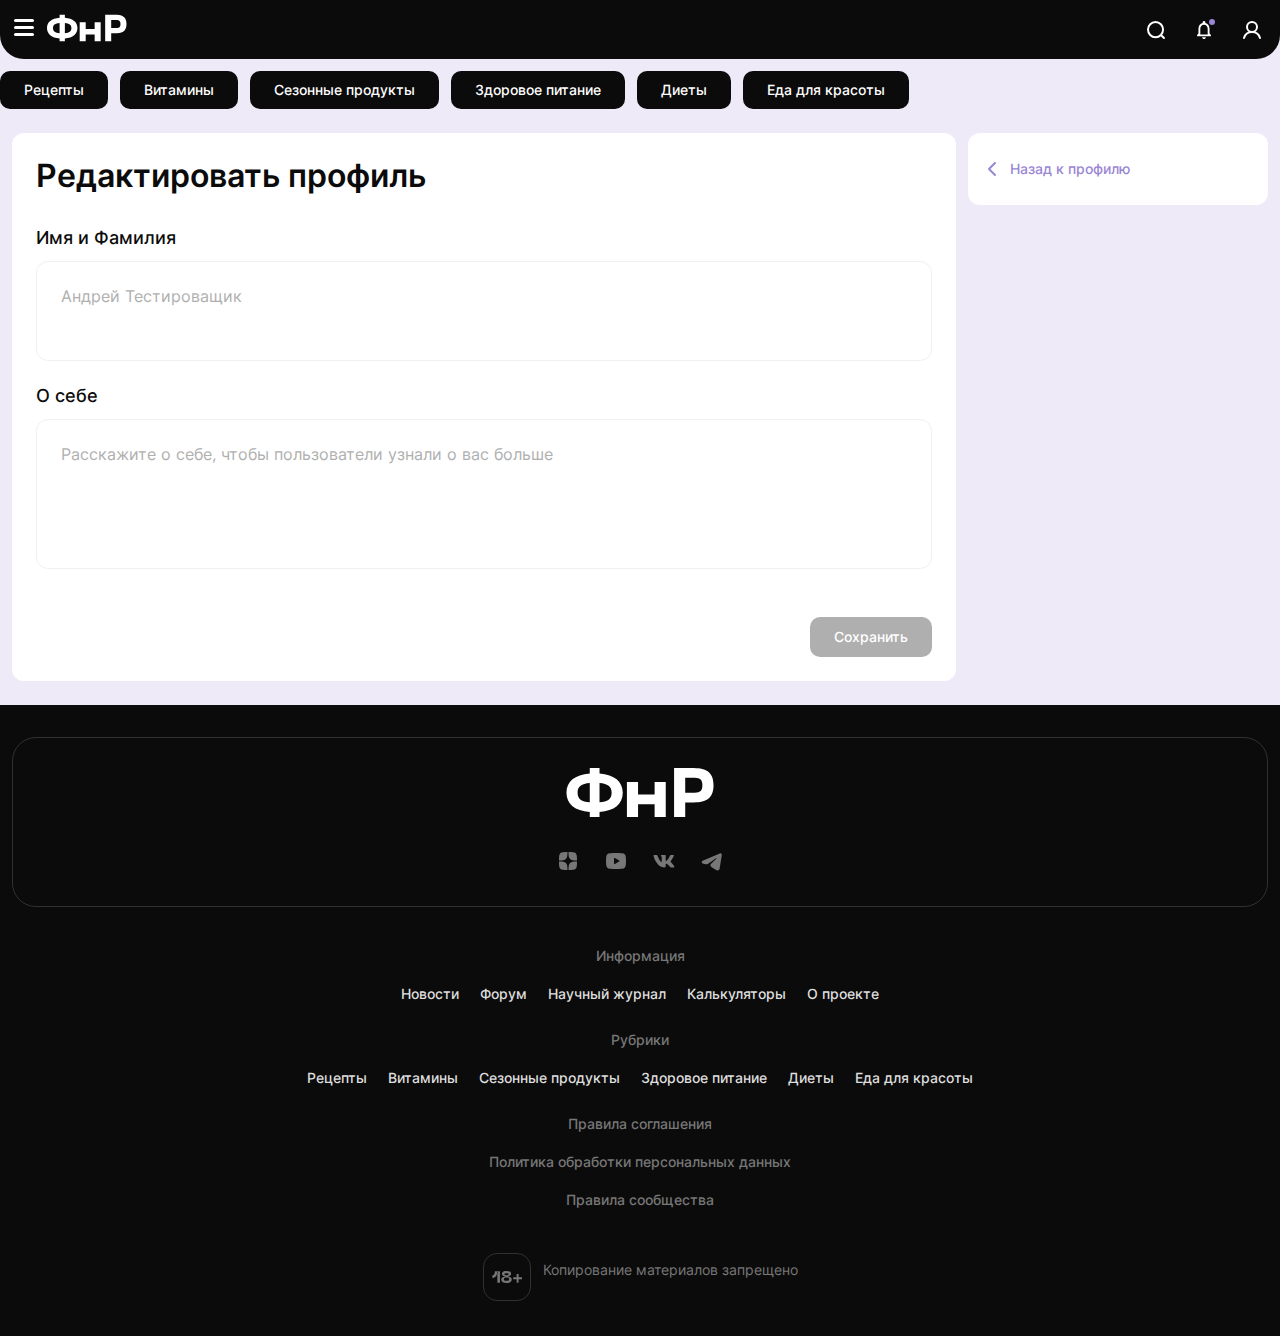
<file: edit.html>
<!DOCTYPE html>
<html lang="ru">
<head>
    <meta charset="utf-8">
    <title>Главная</title>
    <meta name="description" content="Описание">

    <meta name="viewport" content="width=device-width, initial-scale=1.0">

    <link rel="stylesheet" href="assets/css/style.css">


    <link rel="stylesheet" href="assets/libs/fancybox/fancybox.css">
    <link rel="stylesheet" href="assets/libs/swiper/swiper-bundle.min.css">
</head>
<body>
<header>
    <div class="container">
        <div class="header">
            <div class="header__top">

                <div class="header__logo">
                    <a href="/">
                        <img src="assets/images/logo.svg" alt="Logo" width="96" height="32">
                    </a>
                </div>

                <div class="header__menu menu">
                    <nav>
                        <ul class="menu__list">
                            <li class="menu__item">
                                <a href="#" class="menu__link">О проекте</a>
                            </li>
                            <li class="menu__item">
                                <a href="#" class="menu__link">Форум</a>
                            </li>
                            <li class="menu__item">
                                <a href="#" class="menu__link">Контакты</a>
                            </li>
                            <li class="menu__item">
                                <a href="#" class="menu__link">Реклама</a>
                            </li>
                            <li class="menu__item">
                                <a href="#" class="menu__link">Редакция</a>
                            </li>
                        </ul>
                    </nav>
                </div>
                <div class="header__wrap">
                    <div class="header__social social">
                        <div class="social__item">
                            <a href="#">
                                <svg width="24" height="24" viewBox="0 0 24 24" fill="none"
                                     xmlns="http://www.w3.org/2000/svg" class="default">
                                    <path d="M14.0462 14.0462C12.6923 15.4431 12.5939 17.1846 12.4769 21C16.0338 21 18.4892 20.9877 19.7569 19.7569C20.9877 18.4892 21 15.9169 21 12.4769C17.1846 12.6 15.4431 12.6923 14.0462 14.0462ZM3.00002 12.4769C3.00002 15.9169 3.01232 18.4892 4.24309 19.7569C5.51078 20.9877 7.96617 21 11.5231 21C11.4 17.1846 11.3077 15.4431 9.95386 14.0462C8.55693 12.6923 6.8154 12.5938 3.00002 12.4769ZM11.5231 3C7.9723 3 5.51077 3.0123 4.24308 4.24307C3.01231 5.51077 3 8.08307 3 11.5231C6.81538 11.4 8.55692 11.3077 9.95384 9.95384C11.3077 8.55692 11.4061 6.81538 11.5231 3ZM14.0462 9.95385C12.6923 8.55693 12.5939 6.81539 12.4769 3C16.0339 3 18.4892 3.01231 19.7569 4.24308C20.9877 5.51077 21 8.08308 21 11.5231C17.1846 11.4 15.4431 11.3077 14.0462 9.95385Z"
                                          fill="#777777"/>

                                </svg>
                                <svg width="24" height="24" viewBox="0 0 24 24" fill="none"
                                     xmlns="http://www.w3.org/2000/svg" class="hover">
                                    <g clip-path="url(#clip0_296_82381)">
                                        <path d="M14.7282 14.7282C12.9231 16.5908 12.7918 18.9128 12.6359 24C17.3785 24 20.6523 23.9836 22.3426 22.3426C23.9836 20.6523 24 17.2226 24 12.6359C18.9128 12.8 16.5908 12.9231 14.7282 14.7282ZM2.08145e-05 12.6359C2.08145e-05 17.2226 0.016431 20.6523 1.65746 22.3426C3.34771 23.9836 6.62155 24 11.3641 24C11.2 18.9128 11.0769 16.5908 9.27181 14.7282C7.40925 12.9231 5.0872 12.7918 2.08145e-05 12.6359ZM11.3641 -4.10814e-06C6.62974 -4.10814e-06 3.34769 0.0164063 1.65743 1.65743C0.0164102 3.34769 0 6.77743 0 11.3641C5.08717 11.2 7.40922 11.0769 9.27179 9.27179C11.0769 7.40923 11.2082 5.08718 11.3641 -4.10814e-06ZM14.7282 9.2718C12.9231 7.40924 12.7918 5.08718 12.6359 4.10814e-06C17.3785 4.10814e-06 20.6523 0.0164143 22.3426 1.65744C23.9836 3.3477 24 6.77744 24 11.3641C18.9128 11.2 16.5908 11.0769 14.7282 9.2718Z"
                                              fill="url(#paint0_linear_296_8238)"/>
                                    </g>
                                    <defs>
                                        <linearGradient id="paint0_linear_296_8238" x1="-4.56" y1="14.28" x2="24" y2="0"
                                                        gradientUnits="userSpaceOnUse">
                                            <stop offset="0" stop-color="#FF519A"/>
                                            <stop offset="1" stop-color="#50ABFF"/>
                                        </linearGradient>
                                        <clipPath id="clip0_296_82381">
                                            <rect width="24" height="24" fill="white"/>
                                        </clipPath>
                                    </defs>
                                </svg>
                            </a>
                        </div>
                        <div class="social__item">
                            <a href="#">
                                <svg width="24" height="24" viewBox="0 0 24 24" fill="none" class="default"
                                     xmlns="http://www.w3.org/2000/svg">
                                    <g clip-path="url(#clip0_631_123581)">
                                        <path fill-rule="evenodd" clip-rule="evenodd"
                                              d="M12 4C12.855 4 13.732 4.022 14.582 4.058L15.586 4.106L16.547 4.163L17.447 4.224L18.269 4.288C19.161 4.35628 20.0004 4.73695 20.6395 5.36304C21.2786 5.98913 21.6764 6.82054 21.763 7.711L21.803 8.136L21.878 9.046C21.948 9.989 22 11.017 22 12C22 12.983 21.948 14.011 21.878 14.954L21.803 15.864C21.79 16.01 21.777 16.151 21.763 16.289C21.6764 17.1796 21.2784 18.0112 20.6391 18.6373C19.9999 19.2634 19.1602 19.6439 18.268 19.712L17.448 19.775L16.548 19.837L15.586 19.894L14.582 19.942C13.7218 19.9794 12.861 19.9987 12 20C11.139 19.9987 10.2782 19.9794 9.418 19.942L8.414 19.894L7.453 19.837L6.553 19.775L5.731 19.712C4.83895 19.6437 3.99955 19.2631 3.36047 18.637C2.72139 18.0109 2.32357 17.1795 2.237 16.289L2.197 15.864L2.122 14.954C2.04554 13.9711 2.00484 12.9858 2 12C2 11.017 2.052 9.989 2.122 9.046L2.197 8.136C2.21 7.99 2.223 7.849 2.237 7.711C2.32354 6.8207 2.72122 5.98942 3.36009 5.36334C3.99897 4.73727 4.83813 4.3565 5.73 4.288L6.551 4.224L7.451 4.163L8.413 4.106L9.417 4.058C10.2775 4.02063 11.1387 4.0013 12 4ZM10 9.575V14.425C10 14.887 10.5 15.175 10.9 14.945L15.1 12.52C15.1914 12.4674 15.2673 12.3916 15.3201 12.3003C15.3729 12.209 15.4007 12.1055 15.4007 12C15.4007 11.8945 15.3729 11.791 15.3201 11.6997C15.2673 11.6084 15.1914 11.5326 15.1 11.48L10.9 9.056C10.8088 9.00332 10.7053 8.9756 10.5999 8.97562C10.4945 8.97563 10.3911 9.00339 10.2998 9.0561C10.2086 9.1088 10.1329 9.1846 10.0802 9.27587C10.0276 9.36713 9.99993 9.47065 10 9.576V9.575Z"
                                              fill="#777777"/>
                                    </g>
                                    <defs>
                                        <clipPath id="clip0_631_123581">
                                            <rect width="24" height="24" fill="white"/>
                                        </clipPath>
                                    </defs>
                                </svg>

                                <svg width="24" height="24" viewBox="0 0 24 24" fill="none"
                                     xmlns="http://www.w3.org/2000/svg" class="hover">
                                    <g clip-path="url(#clip0_296_82462)">
                                        <path fill-rule="evenodd" clip-rule="evenodd"
                                              d="M12 2C13.026 2 14.0784 2.0275 15.0984 2.0725L16.3032 2.1325L17.4564 2.20375L18.5364 2.28L19.5228 2.36C20.5933 2.44535 21.6005 2.92118 22.3674 3.7038C23.1343 4.48642 23.6117 5.52567 23.7156 6.63875L23.7636 7.17L23.8536 8.3075C23.9376 9.48625 24 10.7712 24 12C24 13.2288 23.9376 14.5138 23.8536 15.6925L23.7636 16.83C23.748 17.0125 23.7324 17.1887 23.7156 17.3612C23.6117 18.4745 23.1341 19.5139 22.367 20.2966C21.5998 21.0792 20.5923 21.5549 19.5216 21.64L18.5376 21.7188L17.4576 21.7962L16.3032 21.8675L15.0984 21.9275C14.0662 21.9742 13.0332 21.9984 12 22C10.9668 21.9984 9.9338 21.9742 8.9016 21.9275L7.6968 21.8675L6.5436 21.7962L5.4636 21.7188L4.4772 21.64C3.40674 21.5547 2.39946 21.0788 1.63257 20.2962C0.865672 19.5136 0.388289 18.4743 0.2844 17.3612L0.2364 16.83L0.1464 15.6925C0.0546451 14.4639 0.00581282 13.2323 0 12C0 10.7712 0.0624 9.48625 0.1464 8.3075L0.2364 7.17C0.252 6.9875 0.2676 6.81125 0.2844 6.63875C0.388249 5.52587 0.86546 4.48677 1.63211 3.70418C2.39876 2.92159 3.40575 2.44563 4.476 2.36L5.4612 2.28L6.5412 2.20375L7.6956 2.1325L8.9004 2.0725C9.933 2.02579 10.9664 2.00162 12 2ZM9.6 8.96875V15.0312C9.6 15.6088 10.2 15.9688 10.68 15.6812L15.72 12.65C15.8297 12.5842 15.9208 12.4895 15.9841 12.3754C16.0475 12.2613 16.0808 12.1318 16.0808 12C16.0808 11.8682 16.0475 11.7387 15.9841 11.6246C15.9208 11.5105 15.8297 11.4158 15.72 11.35L10.68 8.32C10.5705 8.25415 10.4463 8.2195 10.3199 8.21952C10.1935 8.21954 10.0693 8.25424 9.9598 8.32012C9.85033 8.386 9.75945 8.48075 9.69629 8.59483C9.63313 8.70891 9.59992 8.83831 9.6 8.97V8.96875Z"
                                              fill="url(#paint0_linear_296_82461)"/>
                                    </g>
                                    <defs>
                                        <linearGradient id="paint0_linear_296_82461" x1="-4.56" y1="13.9" x2="21.69"
                                                        y2="-1.85" gradientUnits="userSpaceOnUse">
                                            <stop offset="0" stop-color="#FF519A"/>
                                            <stop offset="1" stop-color="#50ABFF"/>
                                        </linearGradient>
                                        <clipPath id="clip0_296_82462">
                                            <rect width="24" height="24" fill="white"/>
                                        </clipPath>
                                    </defs>
                                </svg>
                            </a>
                        </div>
                        <div class="social__item">
                            <a href="#">
                                <svg width="24" height="24" viewBox="0 0 24 24" class="default" fill="none"
                                     xmlns="http://www.w3.org/2000/svg">
                                    <path d="M21.504 18.3813H19.222C18.359 18.3813 18.099 17.6823 16.552 16.1343C15.2 14.8313 14.629 14.6693 14.287 14.6693C13.814 14.6693 13.685 14.7993 13.685 15.4503V17.5023C13.685 18.0573 13.505 18.3823 12.055 18.3823C10.6483 18.2878 9.28416 17.8605 8.07497 17.1355C6.86578 16.4105 5.84612 15.4086 5.1 14.2123C3.32839 12.0074 2.09571 9.41941 1.5 6.65433C1.5 6.31233 1.63 6.00233 2.282 6.00233H4.562C5.148 6.00233 5.359 6.26333 5.589 6.86633C6.696 10.1243 8.585 12.9583 9.352 12.9583C9.646 12.9583 9.774 12.8283 9.774 12.0953V8.73933C9.677 7.20833 8.864 7.07933 8.864 6.52533C8.87428 6.37917 8.94114 6.24278 9.05037 6.14513C9.15961 6.04747 9.30261 5.99625 9.449 6.00233H13.033C13.523 6.00233 13.685 6.24633 13.685 6.83233V11.3623C13.685 11.8513 13.895 12.0133 14.043 12.0133C14.337 12.0133 14.563 11.8513 15.102 11.3133C16.2574 9.90432 17.2013 8.3345 17.904 6.65333C17.9759 6.45149 18.1119 6.27871 18.2912 6.16135C18.4705 6.04399 18.6832 5.9885 18.897 6.00333H21.178C21.862 6.00333 22.007 6.34533 21.862 6.83333C21.0324 8.69175 20.0058 10.4558 18.8 12.0953C18.554 12.4703 18.456 12.6653 18.8 13.1053C19.026 13.4473 19.826 14.1153 20.363 14.7503C21.145 15.5303 21.794 16.4323 22.285 17.4203C22.481 18.0563 22.155 18.3813 21.504 18.3813Z"
                                          fill="#777777"/>
                                </svg>
                                <svg width="24" height="24" viewBox="0 0 24 24" fill="none"
                                     xmlns="http://www.w3.org/2000/svg" class="hover">
                                    <path d="M23.0356 18.9989H20.4078C19.414 18.9989 19.1146 18.2085 17.3331 16.4581C15.7762 14.9848 15.1187 14.8016 14.7249 14.8016C14.1802 14.8016 14.0316 14.9486 14.0316 15.6847V18.005C14.0316 18.6325 13.8244 19 12.1546 19C10.5347 18.8931 8.96385 18.4099 7.5714 17.5902C6.17896 16.7704 5.00478 15.6375 4.14558 14.2848C2.10548 11.7916 0.685987 8.86534 0 5.73877C0 5.35206 0.149702 5.00153 0.900512 5.00153H3.52605C4.20085 5.00153 4.44383 5.29666 4.70869 5.97849C5.98345 9.66241 8.15873 12.8669 9.04197 12.8669C9.38053 12.8669 9.52793 12.7199 9.52793 11.8911V8.09635C9.41623 6.3652 8.48001 6.21933 8.48001 5.59291C8.49186 5.42764 8.56885 5.27342 8.69463 5.163C8.82042 5.05257 8.98509 4.99465 9.15367 5.00153H13.2808C13.8451 5.00153 14.0316 5.27743 14.0316 5.94004V11.0623C14.0316 11.6152 14.2735 11.7984 14.4439 11.7984C14.7824 11.7984 15.0427 11.6152 15.6634 11.0069C16.9938 9.41364 18.0808 7.63859 18.89 5.73764C18.9729 5.50941 19.1294 5.31404 19.3359 5.18134C19.5424 5.04864 19.7874 4.98589 20.0335 5.00266H22.6602C23.4479 5.00266 23.6148 5.38938 23.4479 5.94117C22.4925 8.04254 21.3104 10.0373 19.9218 11.8911C19.6385 12.3151 19.5257 12.5356 19.9218 13.0331C20.1821 13.4198 21.1033 14.1752 21.7217 14.8932C22.6222 15.7752 23.3696 16.7951 23.935 17.9122C24.1607 18.6314 23.7853 18.9989 23.0356 18.9989Z"
                                          fill="url(#paint0_linear_296_82182)"/>
                                    <defs>
                                        <linearGradient id="paint0_linear_296_82182" x1="-4.56" y1="13.33" x2="16.02"
                                                        y2="-4.31" gradientUnits="userSpaceOnUse">
                                            <stop offset="0" stop-color="#FF519A"/>
                                            <stop offset="1" stop-color="#50ABFF"/>
                                        </linearGradient>
                                    </defs>
                                </svg>
                            </a>
                        </div>
                        <div class="social__item">
                            <a href="#">
                                <svg width="24" height="24" viewBox="0 0 24 24" class="default" fill="none"
                                     xmlns="http://www.w3.org/2000/svg">
                                    <g clip-path="url(#clip0_631_1236431)">
                                        <path fill-rule="evenodd" clip-rule="evenodd"
                                              d="M19.7767 4.42997C20.0238 4.32596 20.2943 4.29008 20.5599 4.32608C20.8256 4.36208 21.0768 4.46863 21.2873 4.63465C21.4979 4.80067 21.6601 5.02008 21.757 5.27005C21.854 5.52002 21.8822 5.79141 21.8387 6.05597L19.5707 19.813C19.3507 21.14 17.8947 21.901 16.6777 21.24C15.6597 20.687 14.1477 19.835 12.7877 18.946C12.1077 18.501 10.0247 17.076 10.2807 16.062C10.5007 15.195 14.0007 11.937 16.0007 9.99997C16.7857 9.23897 16.4277 8.79997 15.5007 9.49997C13.1987 11.238 9.50265 13.881 8.28065 14.625C7.20265 15.281 6.64065 15.393 5.96865 15.281C4.74265 15.077 3.60565 14.761 2.67765 14.376C1.42365 13.856 1.48465 12.132 2.67665 11.63L19.7767 4.42997Z"
                                              fill="#777777"/>
                                    </g>
                                    <defs>
                                        <clipPath id="clip0_631_1236431">
                                            <rect width="24" height="24" fill="white"/>
                                        </clipPath>
                                    </defs>
                                </svg>
                                <svg width="24" height="24" viewBox="0 0 24 24" fill="none"
                                     xmlns="http://www.w3.org/2000/svg" class="hover">
                                    <g clip-path="url(#clip0_296_82251)">
                                        <path fill-rule="evenodd" clip-rule="evenodd"
                                              d="M21.514 2.14367C21.8091 2.01646 22.1321 1.97258 22.4493 2.01661C22.7666 2.06064 23.0665 2.19096 23.3179 2.39401C23.5693 2.59706 23.763 2.86542 23.8788 3.17114C23.9946 3.47687 24.0282 3.8088 23.9762 4.13237L21.268 20.9581C21.0053 22.5811 19.2667 23.5118 17.8135 22.7034C16.5979 22.027 14.7924 20.985 13.1684 19.8977C12.3564 19.3534 9.86912 17.6106 10.1748 16.3704C10.4375 15.31 14.6169 11.3252 17.0051 8.95614C17.9424 8.02539 17.515 7.48846 16.408 8.34461C13.6592 10.4703 9.2458 13.7029 7.78661 14.6128C6.49937 15.4152 5.82828 15.5521 5.02584 15.4152C3.56187 15.1656 2.20418 14.7792 1.09605 14.3083C-0.401352 13.6723 -0.328512 11.5637 1.09486 10.9497L21.514 2.14367Z"
                                              fill="url(#paint0_linear_296_8225)"/>
                                    </g>
                                    <defs>
                                        <linearGradient id="paint0_linear_296_8225" x1="-4.56" y1="14.495" x2="22.3523"
                                                        y2="-0.883461" gradientUnits="userSpaceOnUse">
                                            <stop offset="0" stop-color="#FF519A"/>
                                            <stop offset="1" stop-color="#50ABFF"/>
                                        </linearGradient>
                                        <clipPath id="clip0_296_82251">
                                            <rect width="24" height="24" fill="white"/>
                                        </clipPath>
                                    </defs>
                                </svg>
                            </a>
                        </div>
                    </div>
                    <form class="header__search search">
                        <input type="search" value="" name="search" id="search" class="search__input"
                               placeholder="Поиск">
                        <button type="button" class="search__button" aria-label="Поиск"></button>
                        <button type="button" class="search__close" aria-label="Закрыть"></button>
                    </form>
                    <button class="header__notification" data-fancybox="notification" aria-label="Уведомления"
                            data-src="#modal-notification">

                        <svg width="24" height="24" viewBox="0 0 24 24" fill="none" xmlns="http://www.w3.org/2000/svg">
                            <path d="M18.7268 16.6523L17.5365 15.4615V10.8462C17.5365 8.01231 16.0232 5.64 13.3842 5.01231V4.38462C13.3842 3.61846 12.766 3 12.0002 3C11.2343 3 10.6161 3.61846 10.6161 4.38462V5.01231C7.96789 5.64 6.46387 8.00308 6.46387 10.8462V15.4615L5.27356 16.6523C4.69225 17.2338 5.09825 18.2308 5.91946 18.2308H18.0716C18.9021 18.2308 19.3081 17.2338 18.7268 16.6523ZM15.691 16.3846H8.3093V10.8462C8.3093 8.55692 9.7026 6.69231 12.0002 6.69231C14.2977 6.69231 15.691 8.55692 15.691 10.8462V16.3846ZM12.0002 21C13.0151 21 13.8456 20.1692 13.8456 19.1538H10.1547C10.1547 19.6435 10.3492 20.1131 10.6952 20.4593C11.0413 20.8055 11.5107 21 12.0002 21Z"
                                  fill="white"/>
                            <path d="M15.691 16.3846H8.3093V10.8462C8.3093 8.55692 9.7026 6.69231 12.0002 6.69231C14.2977 6.69231 15.691 8.55692 15.691 10.8462V16.3846Z"
                                  fill="#9986D5" class="active_visible"/>
                            <circle cx="20" cy="4" r="3" fill="#9986D5"/>
                        </svg>
                    </button>
                    <button class="header__account" aria-label="Аккаунт" data-fancybox data-src="#modal-signin">
                        <svg width="24" height="24" viewBox="0 0 24 24" fill="none" xmlns="http://www.w3.org/2000/svg">
                            <circle cx="12" cy="9" r="5" stroke="white" stroke-width="2"/>
                            <path d="M20 20C18.9175 16.2886 15.866 14 12 14C8.13401 14 5.08248 16.2886 4 20"
                                  stroke="white" stroke-width="2" stroke-linecap="round"/>
                        </svg>

                    </button>
                    <button class="header__account hidden" aria-label="Аккаунт">
                        <img src="assets/images/user.png" alt="user" width="32" height="32">

                    </button>
                </div>
            </div>
            <div class="header__bottom">
                <div class="header__rubric rubric swiper">
                    <div class="swiper-wrapper">
                        <div class="swiper-slide rubric__item">
                            <a href="#" class="rubric__link">Рецепты</a>

                        </div>
                        <div class="swiper-slide rubric__item">
                            <a href="#" class="rubric__link">Витамины</a>

                        </div>
                        <div class="swiper-slide rubric__item">
                            <a href="#" class="rubric__link">Сезонные продукты</a>

                        </div>
                        <div class="swiper-slide rubric__item">
                            <a href="#" class="rubric__link">Здоровое питание</a>

                        </div>
                        <div class="swiper-slide rubric__item">
                            <a href="#" class="rubric__link">Диеты</a>

                        </div>
                        <div class="swiper-slide rubric__item">
                            <a href="#" class="rubric__link">Еда для красоты</a>

                        </div>
                        <div class="swiper-slide rubric__item">
                            <a href="#" class="rubric__link">Диеты</a>

                        </div>
                        <div class="swiper-slide rubric__item">
                            <a href="#" class="rubric__link">Еда для красоты</a>

                        </div>
                        <div class="swiper-slide rubric__item">
                            <a href="#" class="rubric__link">Диеты</a>

                        </div>
                        <div class="swiper-slide rubric__item">
                            <a href="#" class="rubric__link">Еда для красоты</a>

                        </div>
                        <div class="swiper-slide rubric__item">
                            <a href="#" class="rubric__link">Диеты</a>

                        </div>
                        <div class="swiper-slide rubric__item">
                            <a href="#" class="rubric__link">Еда для красоты</a>

                        </div>
                        <div class="swiper-slide rubric__item">
                            <a href="#" class="rubric__link">Диеты</a>

                        </div>
                        <div class="swiper-slide rubric__item">
                            <a href="#" class="rubric__link">Еда для красоты</a>

                        </div>

                    </div>

                    <div class="slider-prev"></div>
                    <div class="slider-next">
                        <div>
                            <svg width="14" height="14" viewBox="0 0 14 14" fill="none" xmlns="http://www.w3.org/2000/svg">
                                <path d="M5.25 11.0837L9.33333 7.00033L5.25 2.91699" stroke="white" stroke-width="2" stroke-linecap="round" stroke-linejoin="round"/>
                            </svg>
                        </div>
                    </div>
                </div>
                <div class="header__form modal-form">
                    <button class="modal-form__button" data-fancybox data-src="#modal-question"
                            aria-label="Есть вопрос?">Есть вопрос?
                    </button>

                </div>
            </div>
        </div>
        <div class="header__mobile mobile">
            <input type="checkbox" id="burger-checkbox" class="header__checkbox">
            <label for="burger-checkbox" class="header__burger"><img src="assets/images/menu.svg" alt="Меню" width="24"
                                                                     height="24"></label>
            <div class="mobile__content">
                <div class="mobile__top">
                    <div class="mobile__close"></div>
                    <div class="mobile__logo">
                        <a href="/">
                            <img src="assets/images/logo-dark.svg" alt="logo" width="80" height="32">
                        </a>
                    </div>

                </div>

                <div class="header__menu menu header__menu_mobile">

                    <div class="menu__wrap">
                        <div class="menu__title">Информация</div>
                        <ul class="menu__list">
                            <li class="menu__item">
                                <a href="#" class="menu__link">О проекте</a>
                            </li>
                            <li class="menu__item">
                                <a href="#" class="menu__link">Форум</a>
                            </li>
                            <li class="menu__item">
                                <a href="#" class="menu__link">Контакты</a>
                            </li>
                            <li class="menu__item">
                                <a href="#" class="menu__link">Реклама</a>
                            </li>
                            <li class="menu__item">
                                <a href="#" class="menu__link">Редакция</a>
                            </li>
                        </ul>
                    </div>
                    <div class="menu__wrap">
                        <div class="menu__title menu__title_margin">Рубрики</div>
                        <ul class="menu__list">
                            <li class="menu__item menu__item_margin">
                                <a href="#" class="menu__link">Рецепты</a>
                            </li>
                            <li class="menu__item menu__item_margin">
                                <a href="#" class="menu__link">Витамины</a>
                            </li>
                            <li class="menu__item menu__item_margin">
                                <a href="#" class="menu__link">Сезонные продукты</a>
                            </li>
                            <li class="menu__item menu__item_margin">
                                <a href="#" class="menu__link">Здоровое питание</a>
                            </li>
                            <li class="menu__item menu__item_margin">
                                <a href="#" class="menu__link">Диенты</a>
                            </li>
                            <li class="menu__item menu__item_margin">
                                <a href="#" class="menu__link">Еда для красоты</a>
                            </li>
                        </ul>
                    </div>

                </div>
                <div class="mobile__social">
                    <div class="menu__title menu__title_margin">Мы в соцсетях</div>
                    <div class="social">
                        <div class="social__item">
                            <a href="#">
                                <svg width="24" height="24" viewBox="0 0 24 24" fill="none"
                                     xmlns="http://www.w3.org/2000/svg" class="default">
                                    <path d="M14.0462 14.0462C12.6923 15.4431 12.5939 17.1846 12.4769 21C16.0338 21 18.4892 20.9877 19.7569 19.7569C20.9877 18.4892 21 15.9169 21 12.4769C17.1846 12.6 15.4431 12.6923 14.0462 14.0462ZM3.00002 12.4769C3.00002 15.9169 3.01232 18.4892 4.24309 19.7569C5.51078 20.9877 7.96617 21 11.5231 21C11.4 17.1846 11.3077 15.4431 9.95386 14.0462C8.55693 12.6923 6.8154 12.5938 3.00002 12.4769ZM11.5231 3C7.9723 3 5.51077 3.0123 4.24308 4.24307C3.01231 5.51077 3 8.08307 3 11.5231C6.81538 11.4 8.55692 11.3077 9.95384 9.95384C11.3077 8.55692 11.4061 6.81538 11.5231 3ZM14.0462 9.95385C12.6923 8.55693 12.5939 6.81539 12.4769 3C16.0339 3 18.4892 3.01231 19.7569 4.24308C20.9877 5.51077 21 8.08308 21 11.5231C17.1846 11.4 15.4431 11.3077 14.0462 9.95385Z"
                                          fill="#777777"/>

                                </svg>
                                <svg width="24" height="24" viewBox="0 0 24 24" fill="none"
                                     xmlns="http://www.w3.org/2000/svg" class="hover">
                                    <g clip-path="url(#clip0_296_82382)">
                                        <path d="M14.7282 14.7282C12.9231 16.5908 12.7918 18.9128 12.6359 24C17.3785 24 20.6523 23.9836 22.3426 22.3426C23.9836 20.6523 24 17.2226 24 12.6359C18.9128 12.8 16.5908 12.9231 14.7282 14.7282ZM2.08145e-05 12.6359C2.08145e-05 17.2226 0.016431 20.6523 1.65746 22.3426C3.34771 23.9836 6.62155 24 11.3641 24C11.2 18.9128 11.0769 16.5908 9.27181 14.7282C7.40925 12.9231 5.0872 12.7918 2.08145e-05 12.6359ZM11.3641 -4.10814e-06C6.62974 -4.10814e-06 3.34769 0.0164063 1.65743 1.65743C0.0164102 3.34769 0 6.77743 0 11.3641C5.08717 11.2 7.40922 11.0769 9.27179 9.27179C11.0769 7.40923 11.2082 5.08718 11.3641 -4.10814e-06ZM14.7282 9.2718C12.9231 7.40924 12.7918 5.08718 12.6359 4.10814e-06C17.3785 4.10814e-06 20.6523 0.0164143 22.3426 1.65744C23.9836 3.3477 24 6.77744 24 11.3641C18.9128 11.2 16.5908 11.0769 14.7282 9.2718Z"
                                              fill="url(#paint0_linear_296_82382)"/>
                                    </g>
                                    <defs>
                                        <linearGradient id="paint0_linear_296_82382" x1="-4.56" y1="14.28" x2="24"
                                                        y2="0" gradientUnits="userSpaceOnUse">
                                            <stop offset="0" stop-color="#FF519A"/>
                                            <stop offset="1" stop-color="#50ABFF"/>
                                        </linearGradient>
                                        <clipPath id="clip0_296_82382">
                                            <rect width="24" height="24" fill="white"/>
                                        </clipPath>
                                    </defs>
                                </svg>
                            </a>
                        </div>
                        <div class="social__item">
                            <a href="#">
                                <svg width="24" height="24" viewBox="0 0 24 24" fill="none" class="default"
                                     xmlns="http://www.w3.org/2000/svg">
                                    <g clip-path="url(#clip0_631_123582)">
                                        <path fill-rule="evenodd" clip-rule="evenodd"
                                              d="M12 4C12.855 4 13.732 4.022 14.582 4.058L15.586 4.106L16.547 4.163L17.447 4.224L18.269 4.288C19.161 4.35628 20.0004 4.73695 20.6395 5.36304C21.2786 5.98913 21.6764 6.82054 21.763 7.711L21.803 8.136L21.878 9.046C21.948 9.989 22 11.017 22 12C22 12.983 21.948 14.011 21.878 14.954L21.803 15.864C21.79 16.01 21.777 16.151 21.763 16.289C21.6764 17.1796 21.2784 18.0112 20.6391 18.6373C19.9999 19.2634 19.1602 19.6439 18.268 19.712L17.448 19.775L16.548 19.837L15.586 19.894L14.582 19.942C13.7218 19.9794 12.861 19.9987 12 20C11.139 19.9987 10.2782 19.9794 9.418 19.942L8.414 19.894L7.453 19.837L6.553 19.775L5.731 19.712C4.83895 19.6437 3.99955 19.2631 3.36047 18.637C2.72139 18.0109 2.32357 17.1795 2.237 16.289L2.197 15.864L2.122 14.954C2.04554 13.9711 2.00484 12.9858 2 12C2 11.017 2.052 9.989 2.122 9.046L2.197 8.136C2.21 7.99 2.223 7.849 2.237 7.711C2.32354 6.8207 2.72122 5.98942 3.36009 5.36334C3.99897 4.73727 4.83813 4.3565 5.73 4.288L6.551 4.224L7.451 4.163L8.413 4.106L9.417 4.058C10.2775 4.02063 11.1387 4.0013 12 4ZM10 9.575V14.425C10 14.887 10.5 15.175 10.9 14.945L15.1 12.52C15.1914 12.4674 15.2673 12.3916 15.3201 12.3003C15.3729 12.209 15.4007 12.1055 15.4007 12C15.4007 11.8945 15.3729 11.791 15.3201 11.6997C15.2673 11.6084 15.1914 11.5326 15.1 11.48L10.9 9.056C10.8088 9.00332 10.7053 8.9756 10.5999 8.97562C10.4945 8.97563 10.3911 9.00339 10.2998 9.0561C10.2086 9.1088 10.1329 9.1846 10.0802 9.27587C10.0276 9.36713 9.99993 9.47065 10 9.576V9.575Z"
                                              fill="#777777"/>
                                    </g>
                                    <defs>
                                        <clipPath id="clip0_631_123582">
                                            <rect width="24" height="24" fill="white"/>
                                        </clipPath>
                                    </defs>
                                </svg>

                                <svg width="24" height="24" viewBox="0 0 24 24" fill="none"
                                     xmlns="http://www.w3.org/2000/svg" class="hover">
                                    <g clip-path="url(#clip0_296_82463)">
                                        <path fill-rule="evenodd" clip-rule="evenodd"
                                              d="M12 2C13.026 2 14.0784 2.0275 15.0984 2.0725L16.3032 2.1325L17.4564 2.20375L18.5364 2.28L19.5228 2.36C20.5933 2.44535 21.6005 2.92118 22.3674 3.7038C23.1343 4.48642 23.6117 5.52567 23.7156 6.63875L23.7636 7.17L23.8536 8.3075C23.9376 9.48625 24 10.7712 24 12C24 13.2288 23.9376 14.5138 23.8536 15.6925L23.7636 16.83C23.748 17.0125 23.7324 17.1887 23.7156 17.3612C23.6117 18.4745 23.1341 19.5139 22.367 20.2966C21.5998 21.0792 20.5923 21.5549 19.5216 21.64L18.5376 21.7188L17.4576 21.7962L16.3032 21.8675L15.0984 21.9275C14.0662 21.9742 13.0332 21.9984 12 22C10.9668 21.9984 9.9338 21.9742 8.9016 21.9275L7.6968 21.8675L6.5436 21.7962L5.4636 21.7188L4.4772 21.64C3.40674 21.5547 2.39946 21.0788 1.63257 20.2962C0.865672 19.5136 0.388289 18.4743 0.2844 17.3612L0.2364 16.83L0.1464 15.6925C0.0546451 14.4639 0.00581282 13.2323 0 12C0 10.7712 0.0624 9.48625 0.1464 8.3075L0.2364 7.17C0.252 6.9875 0.2676 6.81125 0.2844 6.63875C0.388249 5.52587 0.86546 4.48677 1.63211 3.70418C2.39876 2.92159 3.40575 2.44563 4.476 2.36L5.4612 2.28L6.5412 2.20375L7.6956 2.1325L8.9004 2.0725C9.933 2.02579 10.9664 2.00162 12 2ZM9.6 8.96875V15.0312C9.6 15.6088 10.2 15.9688 10.68 15.6812L15.72 12.65C15.8297 12.5842 15.9208 12.4895 15.9841 12.3754C16.0475 12.2613 16.0808 12.1318 16.0808 12C16.0808 11.8682 16.0475 11.7387 15.9841 11.6246C15.9208 11.5105 15.8297 11.4158 15.72 11.35L10.68 8.32C10.5705 8.25415 10.4463 8.2195 10.3199 8.21952C10.1935 8.21954 10.0693 8.25424 9.9598 8.32012C9.85033 8.386 9.75945 8.48075 9.69629 8.59483C9.63313 8.70891 9.59992 8.83831 9.6 8.97V8.96875Z"
                                              fill="url(#paint0_linear_296_82462)"/>
                                    </g>
                                    <defs>
                                        <linearGradient id="paint0_linear_296_82462" x1="-4.56" y1="13.9" x2="21.69"
                                                        y2="-1.85" gradientUnits="userSpaceOnUse">
                                            <stop offset="0" stop-color="#FF519A"/>
                                            <stop offset="1" stop-color="#50ABFF"/>
                                        </linearGradient>
                                        <clipPath id="clip0_296_82463">
                                            <rect width="24" height="24" fill="white"/>
                                        </clipPath>
                                    </defs>
                                </svg>
                            </a>
                        </div>
                        <div class="social__item">
                            <a href="#">
                                <svg width="24" height="24" viewBox="0 0 24 24" class="default" fill="none"
                                     xmlns="http://www.w3.org/2000/svg">
                                    <path d="M21.504 18.3813H19.222C18.359 18.3813 18.099 17.6823 16.552 16.1343C15.2 14.8313 14.629 14.6693 14.287 14.6693C13.814 14.6693 13.685 14.7993 13.685 15.4503V17.5023C13.685 18.0573 13.505 18.3823 12.055 18.3823C10.6483 18.2878 9.28416 17.8605 8.07497 17.1355C6.86578 16.4105 5.84612 15.4086 5.1 14.2123C3.32839 12.0074 2.09571 9.41941 1.5 6.65433C1.5 6.31233 1.63 6.00233 2.282 6.00233H4.562C5.148 6.00233 5.359 6.26333 5.589 6.86633C6.696 10.1243 8.585 12.9583 9.352 12.9583C9.646 12.9583 9.774 12.8283 9.774 12.0953V8.73933C9.677 7.20833 8.864 7.07933 8.864 6.52533C8.87428 6.37917 8.94114 6.24278 9.05037 6.14513C9.15961 6.04747 9.30261 5.99625 9.449 6.00233H13.033C13.523 6.00233 13.685 6.24633 13.685 6.83233V11.3623C13.685 11.8513 13.895 12.0133 14.043 12.0133C14.337 12.0133 14.563 11.8513 15.102 11.3133C16.2574 9.90432 17.2013 8.3345 17.904 6.65333C17.9759 6.45149 18.1119 6.27871 18.2912 6.16135C18.4705 6.04399 18.6832 5.9885 18.897 6.00333H21.178C21.862 6.00333 22.007 6.34533 21.862 6.83333C21.0324 8.69175 20.0058 10.4558 18.8 12.0953C18.554 12.4703 18.456 12.6653 18.8 13.1053C19.026 13.4473 19.826 14.1153 20.363 14.7503C21.145 15.5303 21.794 16.4323 22.285 17.4203C22.481 18.0563 22.155 18.3813 21.504 18.3813Z"
                                          fill="#777777"/>
                                </svg>
                                <svg width="24" height="24" viewBox="0 0 24 24" fill="none"
                                     xmlns="http://www.w3.org/2000/svg" class="hover">
                                    <path d="M23.0356 18.9989H20.4078C19.414 18.9989 19.1146 18.2085 17.3331 16.4581C15.7762 14.9848 15.1187 14.8016 14.7249 14.8016C14.1802 14.8016 14.0316 14.9486 14.0316 15.6847V18.005C14.0316 18.6325 13.8244 19 12.1546 19C10.5347 18.8931 8.96385 18.4099 7.5714 17.5902C6.17896 16.7704 5.00478 15.6375 4.14558 14.2848C2.10548 11.7916 0.685987 8.86534 0 5.73877C0 5.35206 0.149702 5.00153 0.900512 5.00153H3.52605C4.20085 5.00153 4.44383 5.29666 4.70869 5.97849C5.98345 9.66241 8.15873 12.8669 9.04197 12.8669C9.38053 12.8669 9.52793 12.7199 9.52793 11.8911V8.09635C9.41623 6.3652 8.48001 6.21933 8.48001 5.59291C8.49186 5.42764 8.56885 5.27342 8.69463 5.163C8.82042 5.05257 8.98509 4.99465 9.15367 5.00153H13.2808C13.8451 5.00153 14.0316 5.27743 14.0316 5.94004V11.0623C14.0316 11.6152 14.2735 11.7984 14.4439 11.7984C14.7824 11.7984 15.0427 11.6152 15.6634 11.0069C16.9938 9.41364 18.0808 7.63859 18.89 5.73764C18.9729 5.50941 19.1294 5.31404 19.3359 5.18134C19.5424 5.04864 19.7874 4.98589 20.0335 5.00266H22.6602C23.4479 5.00266 23.6148 5.38938 23.4479 5.94117C22.4925 8.04254 21.3104 10.0373 19.9218 11.8911C19.6385 12.3151 19.5257 12.5356 19.9218 13.0331C20.1821 13.4198 21.1033 14.1752 21.7217 14.8932C22.6222 15.7752 23.3696 16.7951 23.935 17.9122C24.1607 18.6314 23.7853 18.9989 23.0356 18.9989Z"
                                          fill="url(#paint0_linear_296_8218)"/>
                                    <defs>
                                        <linearGradient id="paint0_linear_296_8218" x1="-4.56" y1="13.33" x2="16.02"
                                                        y2="-4.31" gradientUnits="userSpaceOnUse">
                                            <stop offset="0" stop-color="#FF519A"/>
                                            <stop offset="1" stop-color="#50ABFF"/>
                                        </linearGradient>
                                    </defs>
                                </svg>
                            </a>
                        </div>
                        <div class="social__item">
                            <a href="#">
                                <svg width="24" height="24" viewBox="0 0 24 24" class="default" fill="none"
                                     xmlns="http://www.w3.org/2000/svg">
                                    <g clip-path="url(#clip0_631_1236432)">
                                        <path fill-rule="evenodd" clip-rule="evenodd"
                                              d="M19.7767 4.42997C20.0238 4.32596 20.2943 4.29008 20.5599 4.32608C20.8256 4.36208 21.0768 4.46863 21.2873 4.63465C21.4979 4.80067 21.6601 5.02008 21.757 5.27005C21.854 5.52002 21.8822 5.79141 21.8387 6.05597L19.5707 19.813C19.3507 21.14 17.8947 21.901 16.6777 21.24C15.6597 20.687 14.1477 19.835 12.7877 18.946C12.1077 18.501 10.0247 17.076 10.2807 16.062C10.5007 15.195 14.0007 11.937 16.0007 9.99997C16.7857 9.23897 16.4277 8.79997 15.5007 9.49997C13.1987 11.238 9.50265 13.881 8.28065 14.625C7.20265 15.281 6.64065 15.393 5.96865 15.281C4.74265 15.077 3.60565 14.761 2.67765 14.376C1.42365 13.856 1.48465 12.132 2.67665 11.63L19.7767 4.42997Z"
                                              fill="#777777"/>
                                    </g>
                                    <defs>
                                        <clipPath id="clip0_631_1236432">
                                            <rect width="24" height="24" fill="white"/>
                                        </clipPath>
                                    </defs>
                                </svg>
                                <svg width="24" height="24" viewBox="0 0 24 24" fill="none"
                                     xmlns="http://www.w3.org/2000/svg" class="hover">
                                    <g clip-path="url(#clip0_296_82252)">
                                        <path fill-rule="evenodd" clip-rule="evenodd"
                                              d="M21.514 2.14367C21.8091 2.01646 22.1321 1.97258 22.4493 2.01661C22.7666 2.06064 23.0665 2.19096 23.3179 2.39401C23.5693 2.59706 23.763 2.86542 23.8788 3.17114C23.9946 3.47687 24.0282 3.8088 23.9762 4.13237L21.268 20.9581C21.0053 22.5811 19.2667 23.5118 17.8135 22.7034C16.5979 22.027 14.7924 20.985 13.1684 19.8977C12.3564 19.3534 9.86912 17.6106 10.1748 16.3704C10.4375 15.31 14.6169 11.3252 17.0051 8.95614C17.9424 8.02539 17.515 7.48846 16.408 8.34461C13.6592 10.4703 9.2458 13.7029 7.78661 14.6128C6.49937 15.4152 5.82828 15.5521 5.02584 15.4152C3.56187 15.1656 2.20418 14.7792 1.09605 14.3083C-0.401352 13.6723 -0.328512 11.5637 1.09486 10.9497L21.514 2.14367Z"
                                              fill="url(#paint0_linear_296_82252)"/>
                                    </g>
                                    <defs>
                                        <linearGradient id="paint0_linear_296_82252" x1="-4.56" y1="14.495" x2="22.3523"
                                                        y2="-0.883461" gradientUnits="userSpaceOnUse">
                                            <stop offset="0" stop-color="#FF519A"/>
                                            <stop offset="1" stop-color="#50ABFF"/>
                                        </linearGradient>
                                        <clipPath id="clip0_296_82252">
                                            <rect width="24" height="24" fill="white"/>
                                        </clipPath>
                                    </defs>
                                </svg>
                            </a>
                        </div>
                    </div>
                </div>
                <div class="header__form modal-form">
                    <div class="modal-form__wrap">
                        <button class="modal-form__button modal-form__button_mobile" data-fancybox
                                data-src="#modal-question" aria-label="Есть вопрос?">Есть вопрос?
                        </button>
                    </div>
                </div>
            </div>
            <div class="header__top">

                <div class="header__logo">
                    <a href="/">
                        <img src="assets/images/logo.svg" alt="Logo" width="80" height="32">
                    </a>
                </div>


                <div class="header__wrap">

                    <div class="header__search search search_mobile">
                        <div class="search_mobile__button"></div>
                        <form class="search_mobile__content">
                            <input type="search" value="" name="search" class="search__input" placeholder="Поиск">
                            <button type="button" class="search__button" aria-label="Поиск"></button>
                            <button type="button" class="search__close_mobile search__close"
                                    aria-label="Закрыть"></button>
                        </form>
                    </div>
                    <button class="header__notification" data-fancybox="notification__mobile"
                            data-src="#modal-notification" aria-label="Уведомления">
                        <svg width="24" height="24" viewBox="0 0 24 24" fill="none" xmlns="http://www.w3.org/2000/svg">
                            <path d="M18.7268 16.6523L17.5365 15.4615V10.8462C17.5365 8.01231 16.0232 5.64 13.3842 5.01231V4.38462C13.3842 3.61846 12.766 3 12.0002 3C11.2343 3 10.6161 3.61846 10.6161 4.38462V5.01231C7.96789 5.64 6.46387 8.00308 6.46387 10.8462V15.4615L5.27356 16.6523C4.69225 17.2338 5.09825 18.2308 5.91946 18.2308H18.0716C18.9021 18.2308 19.3081 17.2338 18.7268 16.6523ZM15.691 16.3846H8.3093V10.8462C8.3093 8.55692 9.7026 6.69231 12.0002 6.69231C14.2977 6.69231 15.691 8.55692 15.691 10.8462V16.3846ZM12.0002 21C13.0151 21 13.8456 20.1692 13.8456 19.1538H10.1547C10.1547 19.6435 10.3492 20.1131 10.6952 20.4593C11.0413 20.8055 11.5107 21 12.0002 21Z"
                                  fill="white"/>
                            <path d="M15.691 16.3846H8.3093V10.8462C8.3093 8.55692 9.7026 6.69231 12.0002 6.69231C14.2977 6.69231 15.691 8.55692 15.691 10.8462V16.3846Z"
                                  fill="#9986D5" class="active_visible"/>
                            <circle cx="20" cy="4" r="3" fill="#9986D5"/>
                        </svg>
                    </button>
                    <button class="header__account" data-fancybox data-src="#modal-signin" aria-label="Аккаунт">
                        <svg width="24" height="24" viewBox="0 0 24 24" fill="none" xmlns="http://www.w3.org/2000/svg">
                            <circle cx="12" cy="9" r="5" stroke="white" stroke-width="2"/>
                            <path d="M20 20C18.9175 16.2886 15.866 14 12 14C8.13401 14 5.08248 16.2886 4 20"
                                  stroke="white" stroke-width="2" stroke-linecap="round"/>
                        </svg>

                    </button>
                    <button class="header__account hidden" aria-label="Аккаунт">
                        <img src="assets/images/user.png" alt="user" width="32" height="32">

                    </button>
                </div>
            </div>
            <div class="header__rubric rubric swiper">
                <div class="swiper-wrapper">
                    <div class="swiper-slide rubric__item">
                        <a href="#" class="rubric__link">Рецепты</a>

                    </div>
                    <div class="swiper-slide rubric__item">
                        <a href="#" class="rubric__link">Витамины</a>

                    </div>
                    <div class="swiper-slide rubric__item">
                        <a href="#" class="rubric__link">Сезонные продукты</a>

                    </div>
                    <div class="swiper-slide rubric__item">
                        <a href="#" class="rubric__link">Здоровое питание</a>

                    </div>
                    <div class="swiper-slide rubric__item">
                        <a href="#" class="rubric__link">Диеты</a>

                    </div>
                    <div class="swiper-slide rubric__item">
                        <a href="#" class="rubric__link">Еда для красоты</a>

                    </div>
                </div>
            </div>
        </div>
    </div>
</header>
<div class="container flex setting">
    <div class="main main_setting">
        <div class="textpage textpage_setting">
            <h1 class="textpage__title textpage__title_h1 textpage__title_setting">Редактировать профиль</h1>
           <div class="edit">
               <form>
                   <div class="edit__group">
                       <label class="edit__label" for="edit__name">Имя и Фамилия</label>
                       <textarea class="edit__input" id="edit__name"  name="name" placeholder="Андрей Тестироващик"></textarea>
                   </div>
                   <div class="edit__group">
                       <label class="edit__label" for="edit__about">О себе</label>
                       <textarea class="edit__input edit__input_textarea" id="edit__about"  name="about" placeholder="Расскажите о себе, чтобы пользователи узнали о вас больше"></textarea>
                   </div>
                   <div class="edit__wrap">
                   <button class="edit__save" type="submit" disabled>Сохранить</button>
                   </div>
               </form>
           </div>
        </div>
    </div>

    <div class="aside aside_personal">
<div class="personal__info">
    <a href="#" class="setting__back"><svg width="24" height="24" viewBox="0 0 24 24" fill="none" xmlns="http://www.w3.org/2000/svg">
        <path d="M14.2929 18.7071C14.6834 19.0976 15.3166 19.0976 15.7071 18.7071C16.0976 18.3166 16.0976 17.6834 15.7071 17.2929L14.2929 18.7071ZM9 12L8.29289 11.2929C7.90237 11.6834 7.90237 12.3166 8.29289 12.7071L9 12ZM15.7071 6.70711C16.0976 6.31658 16.0976 5.68342 15.7071 5.29289C15.3166 4.90237 14.6834 4.90237 14.2929 5.29289L15.7071 6.70711ZM15.7071 17.2929L9.70711 11.2929L8.29289 12.7071L14.2929 18.7071L15.7071 17.2929ZM9.70711 12.7071L15.7071 6.70711L14.2929 5.29289L8.29289 11.2929L9.70711 12.7071Z" fill="#9986D5"/>
    </svg>
        Назад к профилю</a>
   </div>
    </div>
</div>
<footer class="footer">
    <div class="container footer__wrap">
        <div class="footer__logo">
            <a href="/">
                <img src="assets/images/logo-footer.svg" alt="logo" width="148" height="50">
            </a>
            <div class="footer__social social">
                <div class="social__item">
                    <a href="#">
                        <svg width="24" height="24" viewBox="0 0 24 24" fill="none" xmlns="http://www.w3.org/2000/svg"
                             class="default">
                            <path d="M14.0462 14.0462C12.6923 15.4431 12.5939 17.1846 12.4769 21C16.0338 21 18.4892 20.9877 19.7569 19.7569C20.9877 18.4892 21 15.9169 21 12.4769C17.1846 12.6 15.4431 12.6923 14.0462 14.0462ZM3.00002 12.4769C3.00002 15.9169 3.01232 18.4892 4.24309 19.7569C5.51078 20.9877 7.96617 21 11.5231 21C11.4 17.1846 11.3077 15.4431 9.95386 14.0462C8.55693 12.6923 6.8154 12.5938 3.00002 12.4769ZM11.5231 3C7.9723 3 5.51077 3.0123 4.24308 4.24307C3.01231 5.51077 3 8.08307 3 11.5231C6.81538 11.4 8.55692 11.3077 9.95384 9.95384C11.3077 8.55692 11.4061 6.81538 11.5231 3ZM14.0462 9.95385C12.6923 8.55693 12.5939 6.81539 12.4769 3C16.0339 3 18.4892 3.01231 19.7569 4.24308C20.9877 5.51077 21 8.08308 21 11.5231C17.1846 11.4 15.4431 11.3077 14.0462 9.95385Z"
                                  fill="#777777"/>

                        </svg>
                        <svg width="24" height="24" viewBox="0 0 24 24" fill="none" xmlns="http://www.w3.org/2000/svg"
                             class="hover">
                            <g clip-path="url(#clip0_296_8238)">
                                <path d="M14.7282 14.7282C12.9231 16.5908 12.7918 18.9128 12.6359 24C17.3785 24 20.6523 23.9836 22.3426 22.3426C23.9836 20.6523 24 17.2226 24 12.6359C18.9128 12.8 16.5908 12.9231 14.7282 14.7282ZM2.08145e-05 12.6359C2.08145e-05 17.2226 0.016431 20.6523 1.65746 22.3426C3.34771 23.9836 6.62155 24 11.3641 24C11.2 18.9128 11.0769 16.5908 9.27181 14.7282C7.40925 12.9231 5.0872 12.7918 2.08145e-05 12.6359ZM11.3641 -4.10814e-06C6.62974 -4.10814e-06 3.34769 0.0164063 1.65743 1.65743C0.0164102 3.34769 0 6.77743 0 11.3641C5.08717 11.2 7.40922 11.0769 9.27179 9.27179C11.0769 7.40923 11.2082 5.08718 11.3641 -4.10814e-06ZM14.7282 9.2718C12.9231 7.40924 12.7918 5.08718 12.6359 4.10814e-06C17.3785 4.10814e-06 20.6523 0.0164143 22.3426 1.65744C23.9836 3.3477 24 6.77744 24 11.3641C18.9128 11.2 16.5908 11.0769 14.7282 9.2718Z"
                                      fill="url(#paint0_linear_296_82381)"/>
                            </g>
                            <defs>
                                <linearGradient id="paint0_linear_296_82381" x1="-4.56" y1="14.28" x2="24" y2="0"
                                                gradientUnits="userSpaceOnUse">
                                    <stop offset="0" stop-color="#FF519A"/>
                                    <stop offset="1" stop-color="#50ABFF"/>
                                </linearGradient>
                                <clipPath id="clip0_296_8238">
                                    <rect width="24" height="24" fill="white"/>
                                </clipPath>
                            </defs>
                        </svg>
                    </a>
                </div>
                <div class="social__item">
                    <a href="#">
                        <svg width="24" height="24" viewBox="0 0 24 24" fill="none" class="default"
                             xmlns="http://www.w3.org/2000/svg">
                            <g clip-path="url(#clip0_631_12358)">
                                <path fill-rule="evenodd" clip-rule="evenodd"
                                      d="M12 4C12.855 4 13.732 4.022 14.582 4.058L15.586 4.106L16.547 4.163L17.447 4.224L18.269 4.288C19.161 4.35628 20.0004 4.73695 20.6395 5.36304C21.2786 5.98913 21.6764 6.82054 21.763 7.711L21.803 8.136L21.878 9.046C21.948 9.989 22 11.017 22 12C22 12.983 21.948 14.011 21.878 14.954L21.803 15.864C21.79 16.01 21.777 16.151 21.763 16.289C21.6764 17.1796 21.2784 18.0112 20.6391 18.6373C19.9999 19.2634 19.1602 19.6439 18.268 19.712L17.448 19.775L16.548 19.837L15.586 19.894L14.582 19.942C13.7218 19.9794 12.861 19.9987 12 20C11.139 19.9987 10.2782 19.9794 9.418 19.942L8.414 19.894L7.453 19.837L6.553 19.775L5.731 19.712C4.83895 19.6437 3.99955 19.2631 3.36047 18.637C2.72139 18.0109 2.32357 17.1795 2.237 16.289L2.197 15.864L2.122 14.954C2.04554 13.9711 2.00484 12.9858 2 12C2 11.017 2.052 9.989 2.122 9.046L2.197 8.136C2.21 7.99 2.223 7.849 2.237 7.711C2.32354 6.8207 2.72122 5.98942 3.36009 5.36334C3.99897 4.73727 4.83813 4.3565 5.73 4.288L6.551 4.224L7.451 4.163L8.413 4.106L9.417 4.058C10.2775 4.02063 11.1387 4.0013 12 4ZM10 9.575V14.425C10 14.887 10.5 15.175 10.9 14.945L15.1 12.52C15.1914 12.4674 15.2673 12.3916 15.3201 12.3003C15.3729 12.209 15.4007 12.1055 15.4007 12C15.4007 11.8945 15.3729 11.791 15.3201 11.6997C15.2673 11.6084 15.1914 11.5326 15.1 11.48L10.9 9.056C10.8088 9.00332 10.7053 8.9756 10.5999 8.97562C10.4945 8.97563 10.3911 9.00339 10.2998 9.0561C10.2086 9.1088 10.1329 9.1846 10.0802 9.27587C10.0276 9.36713 9.99993 9.47065 10 9.576V9.575Z"
                                      fill="#777777"/>
                            </g>
                            <defs>
                                <clipPath id="clip0_631_12358">
                                    <rect width="24" height="24" fill="white"/>
                                </clipPath>
                            </defs>
                        </svg>

                        <svg width="24" height="24" viewBox="0 0 24 24" fill="none" xmlns="http://www.w3.org/2000/svg"
                             class="hover">
                            <g clip-path="url(#clip0_296_82461)">
                                <path fill-rule="evenodd" clip-rule="evenodd"
                                      d="M12 2C13.026 2 14.0784 2.0275 15.0984 2.0725L16.3032 2.1325L17.4564 2.20375L18.5364 2.28L19.5228 2.36C20.5933 2.44535 21.6005 2.92118 22.3674 3.7038C23.1343 4.48642 23.6117 5.52567 23.7156 6.63875L23.7636 7.17L23.8536 8.3075C23.9376 9.48625 24 10.7712 24 12C24 13.2288 23.9376 14.5138 23.8536 15.6925L23.7636 16.83C23.748 17.0125 23.7324 17.1887 23.7156 17.3612C23.6117 18.4745 23.1341 19.5139 22.367 20.2966C21.5998 21.0792 20.5923 21.5549 19.5216 21.64L18.5376 21.7188L17.4576 21.7962L16.3032 21.8675L15.0984 21.9275C14.0662 21.9742 13.0332 21.9984 12 22C10.9668 21.9984 9.9338 21.9742 8.9016 21.9275L7.6968 21.8675L6.5436 21.7962L5.4636 21.7188L4.4772 21.64C3.40674 21.5547 2.39946 21.0788 1.63257 20.2962C0.865672 19.5136 0.388289 18.4743 0.2844 17.3612L0.2364 16.83L0.1464 15.6925C0.0546451 14.4639 0.00581282 13.2323 0 12C0 10.7712 0.0624 9.48625 0.1464 8.3075L0.2364 7.17C0.252 6.9875 0.2676 6.81125 0.2844 6.63875C0.388249 5.52587 0.86546 4.48677 1.63211 3.70418C2.39876 2.92159 3.40575 2.44563 4.476 2.36L5.4612 2.28L6.5412 2.20375L7.6956 2.1325L8.9004 2.0725C9.933 2.02579 10.9664 2.00162 12 2ZM9.6 8.96875V15.0312C9.6 15.6088 10.2 15.9688 10.68 15.6812L15.72 12.65C15.8297 12.5842 15.9208 12.4895 15.9841 12.3754C16.0475 12.2613 16.0808 12.1318 16.0808 12C16.0808 11.8682 16.0475 11.7387 15.9841 11.6246C15.9208 11.5105 15.8297 11.4158 15.72 11.35L10.68 8.32C10.5705 8.25415 10.4463 8.2195 10.3199 8.21952C10.1935 8.21954 10.0693 8.25424 9.9598 8.32012C9.85033 8.386 9.75945 8.48075 9.69629 8.59483C9.63313 8.70891 9.59992 8.83831 9.6 8.97V8.96875Z"
                                      fill="url(#paint0_linear_296_8246)"/>
                            </g>
                            <defs>
                                <linearGradient id="paint0_linear_296_8246" x1="-4.56" y1="13.9" x2="21.69" y2="-1.85"
                                                gradientUnits="userSpaceOnUse">
                                    <stop offset="0" stop-color="#FF519A"/>
                                    <stop offset="1" stop-color="#50ABFF"/>
                                </linearGradient>
                                <clipPath id="clip0_296_82461">
                                    <rect width="24" height="24" fill="white"/>
                                </clipPath>
                            </defs>
                        </svg>
                    </a>
                </div>
                <div class="social__item">
                    <a href="#">
                        <svg width="24" height="24" viewBox="0 0 24 24" class="default" fill="none"
                             xmlns="http://www.w3.org/2000/svg">
                            <path d="M21.504 18.3813H19.222C18.359 18.3813 18.099 17.6823 16.552 16.1343C15.2 14.8313 14.629 14.6693 14.287 14.6693C13.814 14.6693 13.685 14.7993 13.685 15.4503V17.5023C13.685 18.0573 13.505 18.3823 12.055 18.3823C10.6483 18.2878 9.28416 17.8605 8.07497 17.1355C6.86578 16.4105 5.84612 15.4086 5.1 14.2123C3.32839 12.0074 2.09571 9.41941 1.5 6.65433C1.5 6.31233 1.63 6.00233 2.282 6.00233H4.562C5.148 6.00233 5.359 6.26333 5.589 6.86633C6.696 10.1243 8.585 12.9583 9.352 12.9583C9.646 12.9583 9.774 12.8283 9.774 12.0953V8.73933C9.677 7.20833 8.864 7.07933 8.864 6.52533C8.87428 6.37917 8.94114 6.24278 9.05037 6.14513C9.15961 6.04747 9.30261 5.99625 9.449 6.00233H13.033C13.523 6.00233 13.685 6.24633 13.685 6.83233V11.3623C13.685 11.8513 13.895 12.0133 14.043 12.0133C14.337 12.0133 14.563 11.8513 15.102 11.3133C16.2574 9.90432 17.2013 8.3345 17.904 6.65333C17.9759 6.45149 18.1119 6.27871 18.2912 6.16135C18.4705 6.04399 18.6832 5.9885 18.897 6.00333H21.178C21.862 6.00333 22.007 6.34533 21.862 6.83333C21.0324 8.69175 20.0058 10.4558 18.8 12.0953C18.554 12.4703 18.456 12.6653 18.8 13.1053C19.026 13.4473 19.826 14.1153 20.363 14.7503C21.145 15.5303 21.794 16.4323 22.285 17.4203C22.481 18.0563 22.155 18.3813 21.504 18.3813Z"
                                  fill="#777777"/>
                        </svg>
                        <svg width="24" height="24" viewBox="0 0 24 24" fill="none" xmlns="http://www.w3.org/2000/svg"
                             class="hover">
                            <path d="M23.0356 18.9989H20.4078C19.414 18.9989 19.1146 18.2085 17.3331 16.4581C15.7762 14.9848 15.1187 14.8016 14.7249 14.8016C14.1802 14.8016 14.0316 14.9486 14.0316 15.6847V18.005C14.0316 18.6325 13.8244 19 12.1546 19C10.5347 18.8931 8.96385 18.4099 7.5714 17.5902C6.17896 16.7704 5.00478 15.6375 4.14558 14.2848C2.10548 11.7916 0.685987 8.86534 0 5.73877C0 5.35206 0.149702 5.00153 0.900512 5.00153H3.52605C4.20085 5.00153 4.44383 5.29666 4.70869 5.97849C5.98345 9.66241 8.15873 12.8669 9.04197 12.8669C9.38053 12.8669 9.52793 12.7199 9.52793 11.8911V8.09635C9.41623 6.3652 8.48001 6.21933 8.48001 5.59291C8.49186 5.42764 8.56885 5.27342 8.69463 5.163C8.82042 5.05257 8.98509 4.99465 9.15367 5.00153H13.2808C13.8451 5.00153 14.0316 5.27743 14.0316 5.94004V11.0623C14.0316 11.6152 14.2735 11.7984 14.4439 11.7984C14.7824 11.7984 15.0427 11.6152 15.6634 11.0069C16.9938 9.41364 18.0808 7.63859 18.89 5.73764C18.9729 5.50941 19.1294 5.31404 19.3359 5.18134C19.5424 5.04864 19.7874 4.98589 20.0335 5.00266H22.6602C23.4479 5.00266 23.6148 5.38938 23.4479 5.94117C22.4925 8.04254 21.3104 10.0373 19.9218 11.8911C19.6385 12.3151 19.5257 12.5356 19.9218 13.0331C20.1821 13.4198 21.1033 14.1752 21.7217 14.8932C22.6222 15.7752 23.3696 16.7951 23.935 17.9122C24.1607 18.6314 23.7853 18.9989 23.0356 18.9989Z"
                                  fill="url(#paint0_linear_296_82181)"/>
                            <defs>
                                <linearGradient id="paint0_linear_296_82181" x1="-4.56" y1="13.33" x2="16.02" y2="-4.31"
                                                gradientUnits="userSpaceOnUse">
                                    <stop offset="0" stop-color="#FF519A"/>
                                    <stop offset="1" stop-color="#50ABFF"/>
                                </linearGradient>
                            </defs>
                        </svg>
                    </a>
                </div>
                <div class="social__item">
                    <a href="#">
                        <svg width="24" height="24" viewBox="0 0 24 24" class="default" fill="none"
                             xmlns="http://www.w3.org/2000/svg">
                            <g clip-path="url(#clip0_631_123643)">
                                <path fill-rule="evenodd" clip-rule="evenodd"
                                      d="M19.7767 4.42997C20.0238 4.32596 20.2943 4.29008 20.5599 4.32608C20.8256 4.36208 21.0768 4.46863 21.2873 4.63465C21.4979 4.80067 21.6601 5.02008 21.757 5.27005C21.854 5.52002 21.8822 5.79141 21.8387 6.05597L19.5707 19.813C19.3507 21.14 17.8947 21.901 16.6777 21.24C15.6597 20.687 14.1477 19.835 12.7877 18.946C12.1077 18.501 10.0247 17.076 10.2807 16.062C10.5007 15.195 14.0007 11.937 16.0007 9.99997C16.7857 9.23897 16.4277 8.79997 15.5007 9.49997C13.1987 11.238 9.50265 13.881 8.28065 14.625C7.20265 15.281 6.64065 15.393 5.96865 15.281C4.74265 15.077 3.60565 14.761 2.67765 14.376C1.42365 13.856 1.48465 12.132 2.67665 11.63L19.7767 4.42997Z"
                                      fill="#777777"/>
                            </g>
                            <defs>
                                <clipPath id="clip0_631_123643">
                                    <rect width="24" height="24" fill="white"/>
                                </clipPath>
                            </defs>
                        </svg>
                        <svg width="24" height="24" viewBox="0 0 24 24" fill="none" xmlns="http://www.w3.org/2000/svg"
                             class="hover">
                            <g clip-path="url(#clip0_296_8225)">
                                <path fill-rule="evenodd" clip-rule="evenodd"
                                      d="M21.514 2.14367C21.8091 2.01646 22.1321 1.97258 22.4493 2.01661C22.7666 2.06064 23.0665 2.19096 23.3179 2.39401C23.5693 2.59706 23.763 2.86542 23.8788 3.17114C23.9946 3.47687 24.0282 3.8088 23.9762 4.13237L21.268 20.9581C21.0053 22.5811 19.2667 23.5118 17.8135 22.7034C16.5979 22.027 14.7924 20.985 13.1684 19.8977C12.3564 19.3534 9.86912 17.6106 10.1748 16.3704C10.4375 15.31 14.6169 11.3252 17.0051 8.95614C17.9424 8.02539 17.515 7.48846 16.408 8.34461C13.6592 10.4703 9.2458 13.7029 7.78661 14.6128C6.49937 15.4152 5.82828 15.5521 5.02584 15.4152C3.56187 15.1656 2.20418 14.7792 1.09605 14.3083C-0.401352 13.6723 -0.328512 11.5637 1.09486 10.9497L21.514 2.14367Z"
                                      fill="url(#paint0_linear_296_82253)"/>
                            </g>
                            <defs>
                                <linearGradient id="paint0_linear_296_82253" x1="-4.56" y1="14.495" x2="22.3523"
                                                y2="-0.883461" gradientUnits="userSpaceOnUse">
                                    <stop offset="0" stop-color="#FF519A"/>
                                    <stop offset="1" stop-color="#50ABFF"/>
                                </linearGradient>
                                <clipPath id="clip0_296_8225">
                                    <rect width="24" height="24" fill="white"/>
                                </clipPath>
                            </defs>
                        </svg>
                    </a>
                </div>
            </div>
        </div>
        <div class="footer__links links">
            <div class="links__top">
                <div class="links__row">

                    <ul class="links__list">
                        <li class="links__title">Информация</li>
                        <li class="links__item">
                            <a href="#" class="links__link">Новости</a>
                        </li>
                        <li class="links__item">
                            <a href="#" class="links__link">Форум</a>
                        </li>
                        <li class="links__item">
                            <a href="#" class="links__link">Научный журнал</a>
                        </li>
                        <li class="links__item">
                            <a href="#" class="links__link">Калькуляторы</a>
                        </li>
                        <li class="links__item">
                            <a href="#" class="links__link">О проекте</a>
                        </li>
                    </ul>
                </div>
                <div class="links__row">

                    <ul class="links__list">
                        <li class="links__title">Рубрики</li>
                        <li class="links__item">
                            <a href="#" class="links__link">Рецепты</a>
                        </li>
                        <li class="links__item">
                            <a href="#" class="links__link">Витамины</a>
                        </li>
                        <li class="links__item">
                            <a href="#" class="links__link">Сезонные продукты</a>
                        </li>
                        <li class="links__item">
                            <a href="#" class="links__link">Здоровое питание</a>
                        </li>
                        <li class="links__item">
                            <a href="#" class="links__link">Диеты</a>
                        </li>
                        <li class="links__item">
                            <a href="#" class="links__link">Еда для красоты</a>
                        </li>
                    </ul>
                </div>
            </div>
            <div class="links__bottom">
                <a href="#">Правила соглашения</a>
                <a href="#">Политика обработки персональных данных</a>
                <a href="#">Правила сообщества</a>
            </div>
        </div>
        <div class="footer__info copy">
            <div class="copy__age">
                <svg width="48" height="48" viewBox="0 0 48 48" fill="none" xmlns="http://www.w3.org/2000/svg">
                    <rect x="0.5" y="0.5" width="47" height="47" rx="13.5" stroke="#313131"/>
                    <path d="M9 22.8C11.1086 21.9559 11.9034 20.8303 11.9034 18.1655H16.948V29.8345H14.3527V20.3172L14.8393 18.8276H14.1905C13.9959 21.84 13.4281 24.091 9.90834 25.2L9 22.8Z"
                          fill="#777777"/>
                    <path d="M18.2469 26.5572C18.2469 24.5214 19.8689 23.9421 21.6045 23.7434V23.0814C20.3231 22.9655 18.8957 22.469 18.8957 20.6979C18.8957 18.5793 21.2638 18 23.5185 18C25.7569 18 28.125 18.5793 28.125 20.6979C28.125 22.469 26.6976 22.9655 25.4162 23.0814V23.7434C27.1518 23.9421 28.7738 24.6869 28.7738 26.5572C28.7738 29.0234 26.649 30 23.5185 30C20.3717 30 18.2469 29.0234 18.2469 26.5572ZM21.4909 21.2938C21.4909 22.0055 22.1235 22.2703 23.5185 22.2703C24.8972 22.2703 25.5298 22.0055 25.5298 21.2938C25.5298 20.5986 24.8972 20.3172 23.5185 20.3172C22.1235 20.3172 21.4909 20.5986 21.4909 21.2938ZM20.8421 26.1434C20.8421 27.1862 21.6369 27.6828 23.5185 27.6828C25.3838 27.6828 26.1786 27.1862 26.1786 26.1434C26.1786 25.1172 25.3838 24.5876 23.5185 24.5876C21.6369 24.5876 20.8421 25.1172 20.8421 26.1434Z"
                          fill="#777777"/>
                    <path d="M39 24.3724V26.3586H35.5937V29.8345H33.6473V26.3586H30.241V24.3724H33.6473V20.8966H35.5937V24.3724H39Z"
                          fill="#777777"/>
                </svg>
            </div>
            <div class="copy__text">
                Копирование материалов запрещено
            </div>
        </div>
    </div>
</footer>
<div id="modal-question" class="modal">
    <h2 class="modal__title">
        Появился вопрос?
    </h2>
    <div class="modal__text">
        Напишите Нам на почту <a href="mailto:editor@nutritiologists.ru">editor@nutritiologists.ru</a> или заполните
        форму ниже
    </div>
    <form class="form">
        <div class="form__group">
            <label for="question-email" class="form__label">Укажите вашу почту</label>
            <input type="email" name="email" id="question-email" class="form__input" placeholder="Введите почту">
        </div>
        <div class="form__group">
            <label for="question-message" class="form__label">Сообшение</label>
            <textarea name="message" id="question-message" class="form__input form__input_textarea"
                      placeholder="Напишите сообщение"></textarea>
        </div>
        <div class="form__submit submit">
            <button type="submit" class="submit__button" aria-label="Отправить" disabled>Отправить</button>
        </div>
    </form>


</div>
<div id="modal-signin" class="modal signin">
    <h2 class="modal__title">
        Войдите
    </h2>
    <div class="modal__text">
        Вы сможете оценивать статьи, общаться в комментариях и добавлять статьи в избранное
    </div>
    <div class="signin__list">
        <a class="signin__item signin__item_nohover" href="#" style="--color: #1976D2">
            <svg width="32" height="32" viewBox="0 0 32 32" fill="none" xmlns="http://www.w3.org/2000/svg">
                <rect width="32" height="32" rx="16" fill="white"/>
                <path d="M29.0743 13.388H28.0003V13.3327H16.0003V18.666H23.5357C22.4363 21.7707 19.4823 23.9993 16.0003 23.9993C11.5823 23.9993 8.00033 20.4173 8.00033 15.9993C8.00033 11.5813 11.5823 7.99935 16.0003 7.99935C18.0397 7.99935 19.895 8.76868 21.3077 10.0253L25.079 6.25402C22.6977 4.03468 19.5123 2.66602 16.0003 2.66602C8.63699 2.66602 2.66699 8.63602 2.66699 15.9993C2.66699 23.3627 8.63699 29.3327 16.0003 29.3327C23.3637 29.3327 29.3337 23.3627 29.3337 15.9993C29.3337 15.1053 29.2417 14.2327 29.0743 13.388Z" fill="#FFC107"/>
                <path d="M4.2041 9.79433L8.58477 13.007C9.7701 10.0723 12.6408 8.00033 16.0001 8.00033C18.0394 8.00033 19.8948 8.76966 21.3074 10.0263L25.0788 6.25499C22.6974 4.03566 19.5121 2.66699 16.0001 2.66699C10.8788 2.66699 6.43743 5.55833 4.2041 9.79433Z" fill="#FF3D00"/>
                <path d="M15.9999 29.3338C19.4439 29.3338 22.5732 28.0158 24.9392 25.8725L20.8125 22.3805C19.4289 23.4327 17.7382 24.0018 15.9999 24.0005C12.5319 24.0005 9.58722 21.7891 8.47788 18.7031L4.12988 22.0531C6.33655 26.3711 10.8179 29.3338 15.9999 29.3338Z" fill="#4CAF50"/>
                <path d="M29.074 13.3883H28V13.333H16V18.6663H23.5353C23.0095 20.1439 22.0622 21.4351 20.8107 22.3803L20.8127 22.379L24.9393 25.871C24.6473 26.1363 29.3333 22.6663 29.3333 15.9997C29.3333 15.1057 29.2413 14.233 29.074 13.3883Z" fill="#1976D2"/>
            </svg>
            <span class="signin__text">Google</span>
        </a>
        <a class="signin__item" href="#" style="--color:#0077FF">
            <svg width="32" height="32" viewBox="0 0 32 32" fill="none" xmlns="http://www.w3.org/2000/svg">
                <path fill-rule="evenodd" clip-rule="evenodd" class="turnover" style="--color:#fff;"  d="M5.19587 5.19612C3.42847 6.96351 3.42847 9.8081 3.42847 15.4973V16.503C3.42847 22.1921 3.42847 25.0367 5.19587 26.8041C6.96327 28.5716 9.80786 28.5716 15.497 28.5716H16.5028C22.1919 28.5716 25.0365 28.5716 26.8039 26.8041C28.5713 25.0367 28.5713 22.1921 28.5713 16.503V15.4973C28.5713 9.8081 28.5713 6.96351 26.8039 5.19612C25.0365 3.42871 22.1919 3.42871 16.5028 3.42871H15.497C9.80786 3.42871 6.96327 3.42871 5.19587 5.19612ZM7.77109 11.6006C7.90595 18.1409 11.3477 22.0692 17.0206 22.0692H17.3496V18.3435C19.4157 18.5527 20.9564 20.0785 21.5854 22.0692H24.5642C23.7561 19.0913 21.6608 17.4409 20.3586 16.812C21.6599 16.0341 23.5015 14.1598 23.9352 11.6006H21.2252C20.6565 13.6817 18.9648 15.57 17.3486 15.7492V11.6006H14.5952V18.8577C12.9197 18.4391 10.7338 16.4049 10.6442 11.6006H7.77109Z" fill="#0077FF"/>
            </svg>
            <span class="signin__text">ВКонтакте</span>
        </a>
        <a class="signin__item" href="#" style="--color:#005FF9">
            <svg width="32" height="32" viewBox="0 0 32 32" fill="none" xmlns="http://www.w3.org/2000/svg">
                <path d="M15.9997 30.8686C24.2051 30.8686 30.8569 24.2168 30.8569 16.0114C30.8569 7.80607 24.2051 1.1543 15.9997 1.1543C7.79435 1.1543 1.14258 7.80607 1.14258 16.0114C1.14258 24.2168 7.79435 30.8686 15.9997 30.8686Z" class="turnover" style="--color:#fff;" fill="#005FF9"/>
                <mask id="mask0_843_3961" style="mask-type:luminance" maskUnits="userSpaceOnUse" x="4" y="4" width="24" height="24">
                    <path d="M27.4287 4.57129H4.57153V27.4284H27.4287V4.57129Z" class="turnover" style="--color:#fff;" fill="white"/>
                </mask>
                <g mask="url(#mask0_843_3961)">
                    <path class="turnover" style="--color:#fff;" d="M8.30153 4.57129H23.6994C24.6884 4.57129 25.637 4.96419 26.3364 5.66357C27.0358 6.36295 27.4287 7.31151 27.4287 8.30058V23.6984C27.4287 24.6877 27.0356 25.6364 26.3362 26.336C25.6367 27.0354 24.688 27.4284 23.6986 27.4284H8.30083C7.31175 27.4284 6.36319 27.0355 5.66382 26.3362C4.96444 25.6368 4.57153 24.6882 4.57153 23.6992V8.30129C4.57153 7.31203 4.96452 6.36329 5.66402 5.66378C6.36353 4.96427 7.31228 4.57129 8.30153 4.57129Z" fill="#005FF9"/>
                    <path d="M19.434 16.0049C19.434 16.6853 19.2322 17.3505 18.8543 17.9163C18.4762 18.482 17.9388 18.9231 17.3103 19.1834C16.6816 19.4437 15.9898 19.512 15.3225 19.3792C14.6551 19.2465 14.042 18.9187 13.5609 18.4376C13.0798 17.9564 12.7521 17.3435 12.6194 16.6761C12.4866 16.0088 12.5547 15.317 12.8152 14.6883C13.0755 14.0596 13.5166 13.5224 14.0823 13.1443C14.6481 12.7663 15.3132 12.5645 15.9937 12.5645C16.9057 12.5657 17.7801 12.9285 18.425 13.5736C19.0699 14.2185 19.4328 15.0929 19.434 16.0049ZM15.9937 4.57129C14.2048 4.57308 12.4412 4.99463 10.8448 5.80202C9.24848 6.60941 7.86384 7.78012 6.80226 9.22003C5.7407 10.6599 5.03181 12.3289 4.7326 14.0925C4.43338 15.8563 4.55221 17.6656 5.07951 19.3751C5.60681 21.0845 6.52788 22.6464 7.76864 23.9351C9.00941 25.2237 10.5353 26.2033 12.2235 26.7951C13.9118 27.3867 15.7153 27.574 17.489 27.3418C19.2628 27.1097 20.9575 26.4644 22.4366 25.4583L22.4697 25.4354L20.9284 23.6437L20.9033 23.6609C19.1305 24.7994 17.0176 25.2876 14.925 25.0424C12.8324 24.7971 10.8897 23.8336 9.4282 22.316C7.96671 20.7984 7.07694 18.8207 6.91066 16.7203C6.74438 14.62 7.31186 12.5271 8.51636 10.7984C9.72084 9.06969 11.4878 7.8124 13.5156 7.24091C15.5435 6.66943 17.707 6.81915 19.6368 7.66455C21.5667 8.50993 23.1435 9.99864 24.0984 11.8768C25.0532 13.7548 25.3271 15.906 24.873 17.9635C24.8219 18.3839 24.6158 18.77 24.295 19.0464C23.9742 19.3227 23.5618 19.4695 23.1385 19.4579C22.9448 19.4445 22.7555 19.3929 22.5819 19.3058C22.4083 19.2187 22.2538 19.098 22.1273 18.9507C22.0008 18.8033 21.9049 18.6322 21.845 18.4475C21.7852 18.2627 21.7628 18.0679 21.7791 17.8743V16.0049C21.7812 14.6633 21.3178 13.3624 20.4678 12.3244C19.6178 11.2863 18.4339 10.5754 17.1182 10.3129C15.8025 10.0505 14.4364 10.2527 13.2531 10.8851C12.0699 11.5175 11.1428 12.5409 10.6299 13.7807C10.1171 15.0205 10.0504 16.3999 10.4412 17.6833C10.832 18.9668 11.6561 20.0748 12.7728 20.8185C13.8895 21.5621 15.2296 21.8953 16.5646 21.761C17.8994 21.6267 19.1464 21.0333 20.0927 20.0821C20.4032 20.5698 20.8233 20.9781 21.3195 21.2747C21.8158 21.5713 22.3745 21.7479 22.9511 21.7904C23.0528 21.7995 23.1568 21.8029 23.2598 21.8029C24.0979 21.8009 24.9127 21.526 25.5808 21.0197C26.2884 20.4674 26.8062 19.708 27.0614 18.8473C27.106 18.701 27.1906 18.3648 27.1906 18.3648V18.3522C27.3609 17.5817 27.4403 16.7939 27.4273 16.0049C27.4225 12.974 26.2163 10.0686 24.0731 7.92546C21.9299 5.78229 19.0246 4.57612 15.9937 4.57129Z" fill="#FF9E00"/>
                </g>
            </svg>
            <span class="signin__text">Почта Mail.ru</span>
        </a>
        <a class="signin__item" href="#" style="--color:#FC3F1D">
            <svg width="32" height="32" viewBox="0 0 32 32" fill="none" xmlns="http://www.w3.org/2000/svg">
                <path fill-rule="evenodd" class="turnover" style="--color:#fff;"  clip-rule="evenodd" d="M16.0004 29.7137C23.5746 29.7137 29.7147 23.5736 29.7147 15.9994C29.7147 8.42525 23.5746 2.28516 16.0004 2.28516C8.42622 2.28516 2.28613 8.42525 2.28613 15.9994C2.28613 23.5736 8.42622 29.7137 16.0004 29.7137ZM20.7974 24.2423H17.9322V10.011H16.6536C14.3093 10.011 13.0779 11.195 13.0779 12.9472C13.0779 14.9364 13.9304 15.8598 15.6827 17.0438L17.1272 18.0146L12.9595 24.2423H9.85756L13.5989 18.6776C11.4441 17.1385 10.2364 15.6466 10.2364 13.113C10.2364 9.93998 12.4386 7.78516 16.6299 7.78516H20.7974V24.2423Z" fill="#FC3F1D"/>
            </svg>

            <span class="signin__text">Yandex</span>
        </a>
        <a class="signin__item" href="#" style="--color:#EF8129">
            <svg width="32" height="32" viewBox="0 0 32 32" fill="none" xmlns="http://www.w3.org/2000/svg">
                <g clip-path="url(#clip0_843_2148)">
                    <path class="turnover" style="--color:#fff;" d="M32 16C32 32 32 32 16 32C0 32 0 32 0 16C0 0 0 0 16 0C32 0 32 0 32 16Z" fill="#EF8129"/>
                    <path class="turnover" style="--color:#EF8129;" d="M18.5063 21.4406C19.7688 21.1531 20.9844 20.6531 22.1032 19.95C22.9501 19.4156 23.2063 18.2969 22.6719 17.4469C22.1375 16.5969 21.0188 16.3406 20.1688 16.875C17.6313 18.4719 14.3657 18.4688 11.8282 16.875C10.9782 16.3406 9.85942 16.5969 9.32504 17.4469C8.79067 18.2937 9.04692 19.4156 9.89379 19.95C11.0125 20.6531 12.2282 21.1531 13.4907 21.4406L10.0313 24.9031C9.32195 25.6125 9.32195 26.7593 10.0313 27.4688C10.3875 27.8219 10.85 28 11.3125 28C11.7782 28 12.2407 27.8219 12.597 27.4688L16 24.0656L19.4032 27.4688C20.1125 28.1781 21.2594 28.1781 21.9688 27.4688C22.6782 26.7594 22.6782 25.6094 21.9688 24.9031L18.5063 21.4406ZM16 7.63125C17.4157 7.63125 18.5657 8.78125 18.5657 10.1969C18.5657 11.6094 17.4157 12.7594 16 12.7594C14.5876 12.7594 13.4344 11.6094 13.4344 10.1969C13.4344 8.78125 14.5876 7.63125 16 7.63125ZM16 16.3875C19.4157 16.3875 22.1938 13.6094 22.1938 10.1968C22.1938 6.77813 19.4157 4 16 4C12.5844 4 9.80632 6.77813 9.80632 10.1938C9.80632 13.6094 12.5844 16.3875 16 16.3875Z" fill="white"/>
                </g>
                <defs>
                    <clipPath id="clip0_843_2148">
                        <rect width="32" height="32" fill="white"/>
                    </clipPath>
                </defs>
            </svg>

            <span class="signin__text">Одноклассники</span>
        </a>
    </div>
    <div class="modal__text modal__text_small">
        При регистрации и входе вы соглашаетесь с условиями <a href="#">использования сайта</a> и <a href="#">политикой обработки данных</a>
    </div>

</div>
<div id="modal-notification" class="modal-notification">
    <div class="notification ">
        <div class="notification__user user">
            <div class="user__icon"><img src="assets/images/user48x48.png" alt="user" width="48" height="48"></div>
            <div class="user__info">
                <div class="user__name">Алина Тестировщик</div>
                <div class="user__time">Только что</div>
            </div>
        </div>
        <div class="notification__action">Ответил(а) на Ваш комментарий под статьей:
            <a href="#" class="notification__link"> 23 микропривычки, которые украсят жизнь</a>
        </div>
    </div>
    <div class="notification ">
        <div class="notification__user user">
            <div class="user__icon"><img src="assets/images/user48x48.png" alt="user" width="48" height="48"></div>
            <div class="user__info">
                <div class="user__name">Алина Тестировщик</div>
                <div class="user__time">10 минут назад</div>
            </div>
        </div>
        <div class="notification__action">Ответил(а) на Ваш комментарий под статьей:
            <a href="#" class="notification__link"> 23 микропривычки, которые украсят жизнь</a>
        </div>
    </div>
    <!--
    notification_notviewed для непросмотренных уведомлений. Тех, которые с подложкой
    -->
    <div class="notification notification_notviewed">
        <div class="notification__new new">

            <a href="#" class="new__icon" style="--background: linear-gradient(63.43deg, #FF314A 0.83%, #FFBD13 100%);">Рецепты</a>
            <div class="new__time">10 минут назад</div>

        </div>
        <div class="notification__action">Новая статья из Вашей любимой рубрики:
            <a href="#" class="notification__link"> Топ 10 рецептов для вкусного завтрака</a>
        </div>
    </div>
    <div class="notification__all">
        <a href="#">Все уведомления</a>
    </div>

</div>
<script src="assets/js/scripts.js"></script>
<script src="assets/libs/swiper/swiper-bundle.min.js"></script>
<script src="assets/libs/fancybox/fancybox.umd.js"></script>
</body>
</html>
</file>
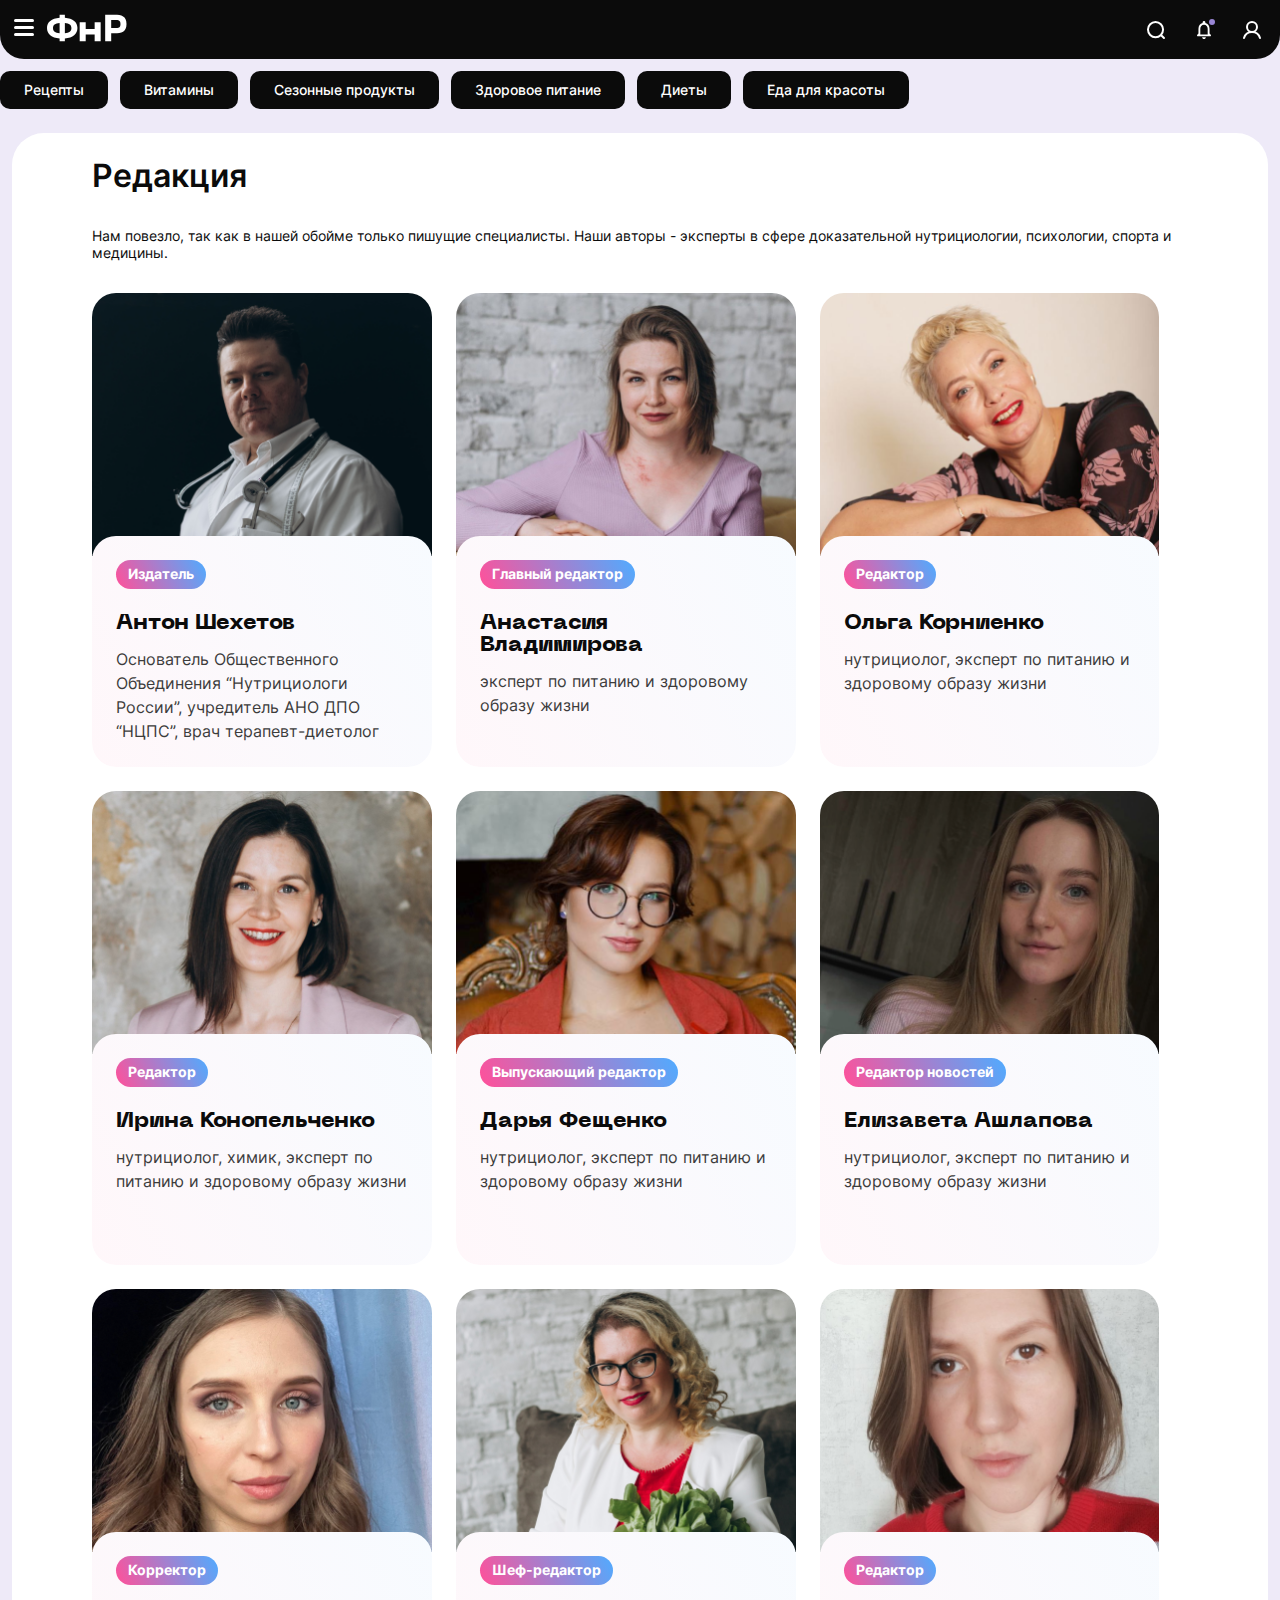
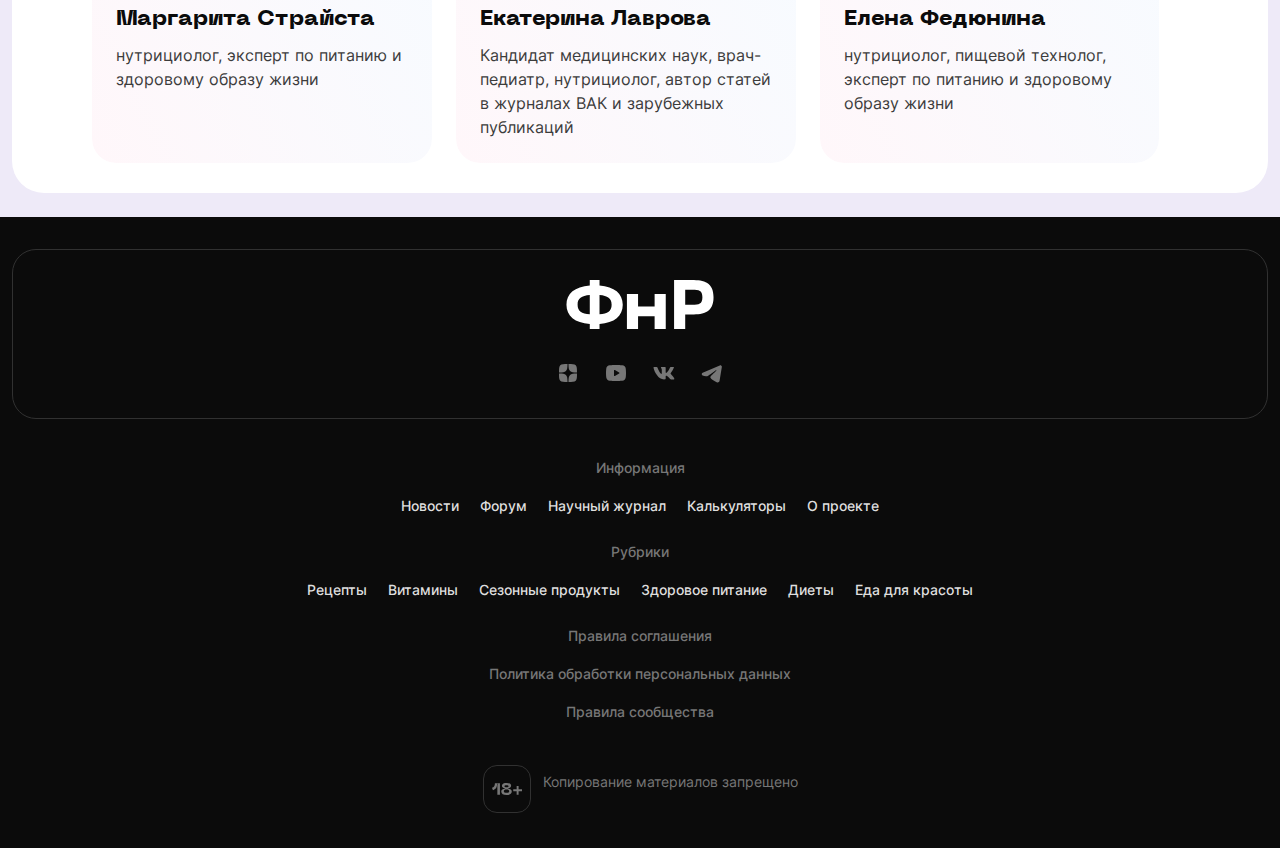
<file: editorial.html>
<!DOCTYPE html>
<html lang="ru">
<head>
    <meta charset="utf-8">
    <title>Главная</title>
    <meta name="description" content="Описание">

    <meta name="viewport" content="width=device-width, initial-scale=1.0">

    <link rel="stylesheet" href="assets/css/style.css">


    <link rel="stylesheet" href="assets/libs/fancybox/fancybox.css">
    <link rel="stylesheet" href="assets/libs/swiper/swiper-bundle.min.css">
</head>
<body>
<header>
    <div class="container">
        <div class="header">
            <div class="header__top">

                <div class="header__logo">
                    <a href="/">
                        <img src="assets/images/logo.svg" alt="Logo" width="96" height="32">
                    </a>
                </div>

                <div class="header__menu menu">
                    <nav>
                        <ul class="menu__list">
                            <li class="menu__item">
                                <a href="#" class="menu__link">О проекте</a>
                            </li>
                            <li class="menu__item">
                                <a href="#" class="menu__link">Форум</a>
                            </li>
                            <li class="menu__item">
                                <a href="#" class="menu__link">Контакты</a>
                            </li>
                            <li class="menu__item">
                                <a href="#" class="menu__link">Реклама</a>
                            </li>
                            <li class="menu__item">
                                <a href="#" class="menu__link">Редакция</a>
                            </li>
                        </ul>
                    </nav>
                </div>
                <div class="header__wrap">
                    <div class="header__social social">
                        <div class="social__item">
                            <a href="#">
                                <svg width="24" height="24" viewBox="0 0 24 24" fill="none"
                                     xmlns="http://www.w3.org/2000/svg" class="default">
                                    <path d="M14.0462 14.0462C12.6923 15.4431 12.5939 17.1846 12.4769 21C16.0338 21 18.4892 20.9877 19.7569 19.7569C20.9877 18.4892 21 15.9169 21 12.4769C17.1846 12.6 15.4431 12.6923 14.0462 14.0462ZM3.00002 12.4769C3.00002 15.9169 3.01232 18.4892 4.24309 19.7569C5.51078 20.9877 7.96617 21 11.5231 21C11.4 17.1846 11.3077 15.4431 9.95386 14.0462C8.55693 12.6923 6.8154 12.5938 3.00002 12.4769ZM11.5231 3C7.9723 3 5.51077 3.0123 4.24308 4.24307C3.01231 5.51077 3 8.08307 3 11.5231C6.81538 11.4 8.55692 11.3077 9.95384 9.95384C11.3077 8.55692 11.4061 6.81538 11.5231 3ZM14.0462 9.95385C12.6923 8.55693 12.5939 6.81539 12.4769 3C16.0339 3 18.4892 3.01231 19.7569 4.24308C20.9877 5.51077 21 8.08308 21 11.5231C17.1846 11.4 15.4431 11.3077 14.0462 9.95385Z"
                                          fill="#777777"/>

                                </svg>
                                <svg width="24" height="24" viewBox="0 0 24 24" fill="none"
                                     xmlns="http://www.w3.org/2000/svg" class="hover">
                                    <g clip-path="url(#clip0_296_82381)">
                                        <path d="M14.7282 14.7282C12.9231 16.5908 12.7918 18.9128 12.6359 24C17.3785 24 20.6523 23.9836 22.3426 22.3426C23.9836 20.6523 24 17.2226 24 12.6359C18.9128 12.8 16.5908 12.9231 14.7282 14.7282ZM2.08145e-05 12.6359C2.08145e-05 17.2226 0.016431 20.6523 1.65746 22.3426C3.34771 23.9836 6.62155 24 11.3641 24C11.2 18.9128 11.0769 16.5908 9.27181 14.7282C7.40925 12.9231 5.0872 12.7918 2.08145e-05 12.6359ZM11.3641 -4.10814e-06C6.62974 -4.10814e-06 3.34769 0.0164063 1.65743 1.65743C0.0164102 3.34769 0 6.77743 0 11.3641C5.08717 11.2 7.40922 11.0769 9.27179 9.27179C11.0769 7.40923 11.2082 5.08718 11.3641 -4.10814e-06ZM14.7282 9.2718C12.9231 7.40924 12.7918 5.08718 12.6359 4.10814e-06C17.3785 4.10814e-06 20.6523 0.0164143 22.3426 1.65744C23.9836 3.3477 24 6.77744 24 11.3641C18.9128 11.2 16.5908 11.0769 14.7282 9.2718Z"
                                              fill="url(#paint0_linear_296_8238)"/>
                                    </g>
                                    <defs>
                                        <linearGradient id="paint0_linear_296_8238" x1="-4.56" y1="14.28" x2="24" y2="0"
                                                        gradientUnits="userSpaceOnUse">
                                            <stop offset="0" stop-color="#FF519A"/>
                                            <stop offset="1" stop-color="#50ABFF"/>
                                        </linearGradient>
                                        <clipPath id="clip0_296_82381">
                                            <rect width="24" height="24" fill="white"/>
                                        </clipPath>
                                    </defs>
                                </svg>
                            </a>
                        </div>
                        <div class="social__item">
                            <a href="#">
                                <svg width="24" height="24" viewBox="0 0 24 24" fill="none" class="default"
                                     xmlns="http://www.w3.org/2000/svg">
                                    <g clip-path="url(#clip0_631_123581)">
                                        <path fill-rule="evenodd" clip-rule="evenodd"
                                              d="M12 4C12.855 4 13.732 4.022 14.582 4.058L15.586 4.106L16.547 4.163L17.447 4.224L18.269 4.288C19.161 4.35628 20.0004 4.73695 20.6395 5.36304C21.2786 5.98913 21.6764 6.82054 21.763 7.711L21.803 8.136L21.878 9.046C21.948 9.989 22 11.017 22 12C22 12.983 21.948 14.011 21.878 14.954L21.803 15.864C21.79 16.01 21.777 16.151 21.763 16.289C21.6764 17.1796 21.2784 18.0112 20.6391 18.6373C19.9999 19.2634 19.1602 19.6439 18.268 19.712L17.448 19.775L16.548 19.837L15.586 19.894L14.582 19.942C13.7218 19.9794 12.861 19.9987 12 20C11.139 19.9987 10.2782 19.9794 9.418 19.942L8.414 19.894L7.453 19.837L6.553 19.775L5.731 19.712C4.83895 19.6437 3.99955 19.2631 3.36047 18.637C2.72139 18.0109 2.32357 17.1795 2.237 16.289L2.197 15.864L2.122 14.954C2.04554 13.9711 2.00484 12.9858 2 12C2 11.017 2.052 9.989 2.122 9.046L2.197 8.136C2.21 7.99 2.223 7.849 2.237 7.711C2.32354 6.8207 2.72122 5.98942 3.36009 5.36334C3.99897 4.73727 4.83813 4.3565 5.73 4.288L6.551 4.224L7.451 4.163L8.413 4.106L9.417 4.058C10.2775 4.02063 11.1387 4.0013 12 4ZM10 9.575V14.425C10 14.887 10.5 15.175 10.9 14.945L15.1 12.52C15.1914 12.4674 15.2673 12.3916 15.3201 12.3003C15.3729 12.209 15.4007 12.1055 15.4007 12C15.4007 11.8945 15.3729 11.791 15.3201 11.6997C15.2673 11.6084 15.1914 11.5326 15.1 11.48L10.9 9.056C10.8088 9.00332 10.7053 8.9756 10.5999 8.97562C10.4945 8.97563 10.3911 9.00339 10.2998 9.0561C10.2086 9.1088 10.1329 9.1846 10.0802 9.27587C10.0276 9.36713 9.99993 9.47065 10 9.576V9.575Z"
                                              fill="#777777"/>
                                    </g>
                                    <defs>
                                        <clipPath id="clip0_631_123581">
                                            <rect width="24" height="24" fill="white"/>
                                        </clipPath>
                                    </defs>
                                </svg>

                                <svg width="24" height="24" viewBox="0 0 24 24" fill="none"
                                     xmlns="http://www.w3.org/2000/svg" class="hover">
                                    <g clip-path="url(#clip0_296_82462)">
                                        <path fill-rule="evenodd" clip-rule="evenodd"
                                              d="M12 2C13.026 2 14.0784 2.0275 15.0984 2.0725L16.3032 2.1325L17.4564 2.20375L18.5364 2.28L19.5228 2.36C20.5933 2.44535 21.6005 2.92118 22.3674 3.7038C23.1343 4.48642 23.6117 5.52567 23.7156 6.63875L23.7636 7.17L23.8536 8.3075C23.9376 9.48625 24 10.7712 24 12C24 13.2288 23.9376 14.5138 23.8536 15.6925L23.7636 16.83C23.748 17.0125 23.7324 17.1887 23.7156 17.3612C23.6117 18.4745 23.1341 19.5139 22.367 20.2966C21.5998 21.0792 20.5923 21.5549 19.5216 21.64L18.5376 21.7188L17.4576 21.7962L16.3032 21.8675L15.0984 21.9275C14.0662 21.9742 13.0332 21.9984 12 22C10.9668 21.9984 9.9338 21.9742 8.9016 21.9275L7.6968 21.8675L6.5436 21.7962L5.4636 21.7188L4.4772 21.64C3.40674 21.5547 2.39946 21.0788 1.63257 20.2962C0.865672 19.5136 0.388289 18.4743 0.2844 17.3612L0.2364 16.83L0.1464 15.6925C0.0546451 14.4639 0.00581282 13.2323 0 12C0 10.7712 0.0624 9.48625 0.1464 8.3075L0.2364 7.17C0.252 6.9875 0.2676 6.81125 0.2844 6.63875C0.388249 5.52587 0.86546 4.48677 1.63211 3.70418C2.39876 2.92159 3.40575 2.44563 4.476 2.36L5.4612 2.28L6.5412 2.20375L7.6956 2.1325L8.9004 2.0725C9.933 2.02579 10.9664 2.00162 12 2ZM9.6 8.96875V15.0312C9.6 15.6088 10.2 15.9688 10.68 15.6812L15.72 12.65C15.8297 12.5842 15.9208 12.4895 15.9841 12.3754C16.0475 12.2613 16.0808 12.1318 16.0808 12C16.0808 11.8682 16.0475 11.7387 15.9841 11.6246C15.9208 11.5105 15.8297 11.4158 15.72 11.35L10.68 8.32C10.5705 8.25415 10.4463 8.2195 10.3199 8.21952C10.1935 8.21954 10.0693 8.25424 9.9598 8.32012C9.85033 8.386 9.75945 8.48075 9.69629 8.59483C9.63313 8.70891 9.59992 8.83831 9.6 8.97V8.96875Z"
                                              fill="url(#paint0_linear_296_82461)"/>
                                    </g>
                                    <defs>
                                        <linearGradient id="paint0_linear_296_82461" x1="-4.56" y1="13.9" x2="21.69"
                                                        y2="-1.85" gradientUnits="userSpaceOnUse">
                                            <stop offset="0" stop-color="#FF519A"/>
                                            <stop offset="1" stop-color="#50ABFF"/>
                                        </linearGradient>
                                        <clipPath id="clip0_296_82462">
                                            <rect width="24" height="24" fill="white"/>
                                        </clipPath>
                                    </defs>
                                </svg>
                            </a>
                        </div>
                        <div class="social__item">
                            <a href="#">
                                <svg width="24" height="24" viewBox="0 0 24 24" class="default" fill="none"
                                     xmlns="http://www.w3.org/2000/svg">
                                    <path d="M21.504 18.3813H19.222C18.359 18.3813 18.099 17.6823 16.552 16.1343C15.2 14.8313 14.629 14.6693 14.287 14.6693C13.814 14.6693 13.685 14.7993 13.685 15.4503V17.5023C13.685 18.0573 13.505 18.3823 12.055 18.3823C10.6483 18.2878 9.28416 17.8605 8.07497 17.1355C6.86578 16.4105 5.84612 15.4086 5.1 14.2123C3.32839 12.0074 2.09571 9.41941 1.5 6.65433C1.5 6.31233 1.63 6.00233 2.282 6.00233H4.562C5.148 6.00233 5.359 6.26333 5.589 6.86633C6.696 10.1243 8.585 12.9583 9.352 12.9583C9.646 12.9583 9.774 12.8283 9.774 12.0953V8.73933C9.677 7.20833 8.864 7.07933 8.864 6.52533C8.87428 6.37917 8.94114 6.24278 9.05037 6.14513C9.15961 6.04747 9.30261 5.99625 9.449 6.00233H13.033C13.523 6.00233 13.685 6.24633 13.685 6.83233V11.3623C13.685 11.8513 13.895 12.0133 14.043 12.0133C14.337 12.0133 14.563 11.8513 15.102 11.3133C16.2574 9.90432 17.2013 8.3345 17.904 6.65333C17.9759 6.45149 18.1119 6.27871 18.2912 6.16135C18.4705 6.04399 18.6832 5.9885 18.897 6.00333H21.178C21.862 6.00333 22.007 6.34533 21.862 6.83333C21.0324 8.69175 20.0058 10.4558 18.8 12.0953C18.554 12.4703 18.456 12.6653 18.8 13.1053C19.026 13.4473 19.826 14.1153 20.363 14.7503C21.145 15.5303 21.794 16.4323 22.285 17.4203C22.481 18.0563 22.155 18.3813 21.504 18.3813Z"
                                          fill="#777777"/>
                                </svg>
                                <svg width="24" height="24" viewBox="0 0 24 24" fill="none"
                                     xmlns="http://www.w3.org/2000/svg" class="hover">
                                    <path d="M23.0356 18.9989H20.4078C19.414 18.9989 19.1146 18.2085 17.3331 16.4581C15.7762 14.9848 15.1187 14.8016 14.7249 14.8016C14.1802 14.8016 14.0316 14.9486 14.0316 15.6847V18.005C14.0316 18.6325 13.8244 19 12.1546 19C10.5347 18.8931 8.96385 18.4099 7.5714 17.5902C6.17896 16.7704 5.00478 15.6375 4.14558 14.2848C2.10548 11.7916 0.685987 8.86534 0 5.73877C0 5.35206 0.149702 5.00153 0.900512 5.00153H3.52605C4.20085 5.00153 4.44383 5.29666 4.70869 5.97849C5.98345 9.66241 8.15873 12.8669 9.04197 12.8669C9.38053 12.8669 9.52793 12.7199 9.52793 11.8911V8.09635C9.41623 6.3652 8.48001 6.21933 8.48001 5.59291C8.49186 5.42764 8.56885 5.27342 8.69463 5.163C8.82042 5.05257 8.98509 4.99465 9.15367 5.00153H13.2808C13.8451 5.00153 14.0316 5.27743 14.0316 5.94004V11.0623C14.0316 11.6152 14.2735 11.7984 14.4439 11.7984C14.7824 11.7984 15.0427 11.6152 15.6634 11.0069C16.9938 9.41364 18.0808 7.63859 18.89 5.73764C18.9729 5.50941 19.1294 5.31404 19.3359 5.18134C19.5424 5.04864 19.7874 4.98589 20.0335 5.00266H22.6602C23.4479 5.00266 23.6148 5.38938 23.4479 5.94117C22.4925 8.04254 21.3104 10.0373 19.9218 11.8911C19.6385 12.3151 19.5257 12.5356 19.9218 13.0331C20.1821 13.4198 21.1033 14.1752 21.7217 14.8932C22.6222 15.7752 23.3696 16.7951 23.935 17.9122C24.1607 18.6314 23.7853 18.9989 23.0356 18.9989Z"
                                          fill="url(#paint0_linear_296_82182)"/>
                                    <defs>
                                        <linearGradient id="paint0_linear_296_82182" x1="-4.56" y1="13.33" x2="16.02"
                                                        y2="-4.31" gradientUnits="userSpaceOnUse">
                                            <stop offset="0" stop-color="#FF519A"/>
                                            <stop offset="1" stop-color="#50ABFF"/>
                                        </linearGradient>
                                    </defs>
                                </svg>
                            </a>
                        </div>
                        <div class="social__item">
                            <a href="#">
                                <svg width="24" height="24" viewBox="0 0 24 24" class="default" fill="none"
                                     xmlns="http://www.w3.org/2000/svg">
                                    <g clip-path="url(#clip0_631_1236431)">
                                        <path fill-rule="evenodd" clip-rule="evenodd"
                                              d="M19.7767 4.42997C20.0238 4.32596 20.2943 4.29008 20.5599 4.32608C20.8256 4.36208 21.0768 4.46863 21.2873 4.63465C21.4979 4.80067 21.6601 5.02008 21.757 5.27005C21.854 5.52002 21.8822 5.79141 21.8387 6.05597L19.5707 19.813C19.3507 21.14 17.8947 21.901 16.6777 21.24C15.6597 20.687 14.1477 19.835 12.7877 18.946C12.1077 18.501 10.0247 17.076 10.2807 16.062C10.5007 15.195 14.0007 11.937 16.0007 9.99997C16.7857 9.23897 16.4277 8.79997 15.5007 9.49997C13.1987 11.238 9.50265 13.881 8.28065 14.625C7.20265 15.281 6.64065 15.393 5.96865 15.281C4.74265 15.077 3.60565 14.761 2.67765 14.376C1.42365 13.856 1.48465 12.132 2.67665 11.63L19.7767 4.42997Z"
                                              fill="#777777"/>
                                    </g>
                                    <defs>
                                        <clipPath id="clip0_631_1236431">
                                            <rect width="24" height="24" fill="white"/>
                                        </clipPath>
                                    </defs>
                                </svg>
                                <svg width="24" height="24" viewBox="0 0 24 24" fill="none"
                                     xmlns="http://www.w3.org/2000/svg" class="hover">
                                    <g clip-path="url(#clip0_296_82251)">
                                        <path fill-rule="evenodd" clip-rule="evenodd"
                                              d="M21.514 2.14367C21.8091 2.01646 22.1321 1.97258 22.4493 2.01661C22.7666 2.06064 23.0665 2.19096 23.3179 2.39401C23.5693 2.59706 23.763 2.86542 23.8788 3.17114C23.9946 3.47687 24.0282 3.8088 23.9762 4.13237L21.268 20.9581C21.0053 22.5811 19.2667 23.5118 17.8135 22.7034C16.5979 22.027 14.7924 20.985 13.1684 19.8977C12.3564 19.3534 9.86912 17.6106 10.1748 16.3704C10.4375 15.31 14.6169 11.3252 17.0051 8.95614C17.9424 8.02539 17.515 7.48846 16.408 8.34461C13.6592 10.4703 9.2458 13.7029 7.78661 14.6128C6.49937 15.4152 5.82828 15.5521 5.02584 15.4152C3.56187 15.1656 2.20418 14.7792 1.09605 14.3083C-0.401352 13.6723 -0.328512 11.5637 1.09486 10.9497L21.514 2.14367Z"
                                              fill="url(#paint0_linear_296_8225)"/>
                                    </g>
                                    <defs>
                                        <linearGradient id="paint0_linear_296_8225" x1="-4.56" y1="14.495" x2="22.3523"
                                                        y2="-0.883461" gradientUnits="userSpaceOnUse">
                                            <stop offset="0" stop-color="#FF519A"/>
                                            <stop offset="1" stop-color="#50ABFF"/>
                                        </linearGradient>
                                        <clipPath id="clip0_296_82251">
                                            <rect width="24" height="24" fill="white"/>
                                        </clipPath>
                                    </defs>
                                </svg>
                            </a>
                        </div>
                    </div>
                    <form class="header__search search">
                        <input type="search" value="" name="search" id="search" class="search__input"
                               placeholder="Поиск">
                        <button type="button" class="search__button" aria-label="Поиск"></button>
                        <button type="button" class="search__close" aria-label="Закрыть"></button>
                    </form>
                    <button class="header__notification" data-fancybox="notification" aria-label="Уведомления"
                            data-src="#modal-notification">

                        <svg width="24" height="24" viewBox="0 0 24 24" fill="none" xmlns="http://www.w3.org/2000/svg">
                            <path d="M18.7268 16.6523L17.5365 15.4615V10.8462C17.5365 8.01231 16.0232 5.64 13.3842 5.01231V4.38462C13.3842 3.61846 12.766 3 12.0002 3C11.2343 3 10.6161 3.61846 10.6161 4.38462V5.01231C7.96789 5.64 6.46387 8.00308 6.46387 10.8462V15.4615L5.27356 16.6523C4.69225 17.2338 5.09825 18.2308 5.91946 18.2308H18.0716C18.9021 18.2308 19.3081 17.2338 18.7268 16.6523ZM15.691 16.3846H8.3093V10.8462C8.3093 8.55692 9.7026 6.69231 12.0002 6.69231C14.2977 6.69231 15.691 8.55692 15.691 10.8462V16.3846ZM12.0002 21C13.0151 21 13.8456 20.1692 13.8456 19.1538H10.1547C10.1547 19.6435 10.3492 20.1131 10.6952 20.4593C11.0413 20.8055 11.5107 21 12.0002 21Z"
                                  fill="white"/>
                            <path d="M15.691 16.3846H8.3093V10.8462C8.3093 8.55692 9.7026 6.69231 12.0002 6.69231C14.2977 6.69231 15.691 8.55692 15.691 10.8462V16.3846Z"
                                  fill="#9986D5" class="active_visible"/>
                            <circle cx="20" cy="4" r="3" fill="#9986D5"/>
                        </svg>
                    </button>
                    <button class="header__account" aria-label="Аккаунт" data-fancybox data-src="#modal-signin">
                        <svg width="24" height="24" viewBox="0 0 24 24" fill="none" xmlns="http://www.w3.org/2000/svg">
                            <circle cx="12" cy="9" r="5" stroke="white" stroke-width="2"/>
                            <path d="M20 20C18.9175 16.2886 15.866 14 12 14C8.13401 14 5.08248 16.2886 4 20"
                                  stroke="white" stroke-width="2" stroke-linecap="round"/>
                        </svg>

                    </button>
                    <button class="header__account hidden" aria-label="Аккаунт">
                        <img src="assets/images/user.png" alt="user" width="32" height="32">

                    </button>
                </div>
            </div>
            <div class="header__bottom">
                <div class="header__rubric rubric swiper">
                    <div class="swiper-wrapper">

                        <div class="swiper-slide rubric__item">
                            <a href="#" class="rubric__link">Диеты</a>

                        </div>
                        <div class="swiper-slide rubric__item">
                            <a href="#" class="rubric__link">Еда для красоты</a>

                        </div>
                        <div class="swiper-slide rubric__item">
                            <a href="#" class="rubric__link">Диеты</a>

                        </div>
                        <div class="swiper-slide rubric__item">
                            <a href="#" class="rubric__link">Еда для красоты</a>

                        </div>
                        <div class="swiper-slide rubric__item">
                            <a href="#" class="rubric__link">Диеты</a>

                        </div>
                        <div class="swiper-slide rubric__item">
                            <a href="#" class="rubric__link">Еда для красоты</a>

                        </div>

                    </div>

                    <div class="slider-prev"></div>
                    <div class="slider-next">
                        <div>
                            <svg width="14" height="14" viewBox="0 0 14 14" fill="none" xmlns="http://www.w3.org/2000/svg">
                                <path d="M5.25 11.0837L9.33333 7.00033L5.25 2.91699" stroke="white" stroke-width="2" stroke-linecap="round" stroke-linejoin="round"/>
                            </svg>
                        </div>
                    </div>
                </div>
                <div class="header__form modal-form">
                    <button class="modal-form__button" data-fancybox data-src="#modal-question"
                            aria-label="Есть вопрос?">Есть вопрос?
                    </button>

                </div>
            </div>
        </div>
        <div class="header__mobile mobile">
            <input type="checkbox" id="burger-checkbox" class="header__checkbox">
            <label for="burger-checkbox" class="header__burger"><img src="assets/images/menu.svg" alt="Меню" width="24"
                                                                     height="24"></label>
            <div class="mobile__content">
                <div class="mobile__top">
                    <div class="mobile__close"></div>
                    <div class="mobile__logo">
                        <a href="/">
                            <img src="assets/images/logo-dark.svg" alt="logo" width="80" height="32">
                        </a>
                    </div>

                </div>

                <div class="header__menu menu header__menu_mobile">

                    <div class="menu__wrap">
                        <div class="menu__title">Информация</div>
                        <ul class="menu__list">
                            <li class="menu__item">
                                <a href="#" class="menu__link">О проекте</a>
                            </li>
                            <li class="menu__item">
                                <a href="#" class="menu__link">Форум</a>
                            </li>
                            <li class="menu__item">
                                <a href="#" class="menu__link">Контакты</a>
                            </li>
                            <li class="menu__item">
                                <a href="#" class="menu__link">Реклама</a>
                            </li>
                            <li class="menu__item">
                                <a href="#" class="menu__link">Редакция</a>
                            </li>
                        </ul>
                    </div>
                    <div class="menu__wrap">
                        <div class="menu__title menu__title_margin">Рубрики</div>
                        <ul class="menu__list">
                            <li class="menu__item menu__item_margin">
                                <a href="#" class="menu__link">Рецепты</a>
                            </li>
                            <li class="menu__item menu__item_margin">
                                <a href="#" class="menu__link">Витамины</a>
                            </li>
                            <li class="menu__item menu__item_margin">
                                <a href="#" class="menu__link">Сезонные продукты</a>
                            </li>
                            <li class="menu__item menu__item_margin">
                                <a href="#" class="menu__link">Здоровое питание</a>
                            </li>
                            <li class="menu__item menu__item_margin">
                                <a href="#" class="menu__link">Диенты</a>
                            </li>
                            <li class="menu__item menu__item_margin">
                                <a href="#" class="menu__link">Еда для красоты</a>
                            </li>
                        </ul>
                    </div>

                </div>
                <div class="mobile__social">
                    <div class="menu__title menu__title_margin">Мы в соцсетях</div>
                    <div class="social">
                        <div class="social__item">
                            <a href="#">
                                <svg width="24" height="24" viewBox="0 0 24 24" fill="none"
                                     xmlns="http://www.w3.org/2000/svg" class="default">
                                    <path d="M14.0462 14.0462C12.6923 15.4431 12.5939 17.1846 12.4769 21C16.0338 21 18.4892 20.9877 19.7569 19.7569C20.9877 18.4892 21 15.9169 21 12.4769C17.1846 12.6 15.4431 12.6923 14.0462 14.0462ZM3.00002 12.4769C3.00002 15.9169 3.01232 18.4892 4.24309 19.7569C5.51078 20.9877 7.96617 21 11.5231 21C11.4 17.1846 11.3077 15.4431 9.95386 14.0462C8.55693 12.6923 6.8154 12.5938 3.00002 12.4769ZM11.5231 3C7.9723 3 5.51077 3.0123 4.24308 4.24307C3.01231 5.51077 3 8.08307 3 11.5231C6.81538 11.4 8.55692 11.3077 9.95384 9.95384C11.3077 8.55692 11.4061 6.81538 11.5231 3ZM14.0462 9.95385C12.6923 8.55693 12.5939 6.81539 12.4769 3C16.0339 3 18.4892 3.01231 19.7569 4.24308C20.9877 5.51077 21 8.08308 21 11.5231C17.1846 11.4 15.4431 11.3077 14.0462 9.95385Z"
                                          fill="#777777"/>

                                </svg>
                                <svg width="24" height="24" viewBox="0 0 24 24" fill="none"
                                     xmlns="http://www.w3.org/2000/svg" class="hover">
                                    <g clip-path="url(#clip0_296_82382)">
                                        <path d="M14.7282 14.7282C12.9231 16.5908 12.7918 18.9128 12.6359 24C17.3785 24 20.6523 23.9836 22.3426 22.3426C23.9836 20.6523 24 17.2226 24 12.6359C18.9128 12.8 16.5908 12.9231 14.7282 14.7282ZM2.08145e-05 12.6359C2.08145e-05 17.2226 0.016431 20.6523 1.65746 22.3426C3.34771 23.9836 6.62155 24 11.3641 24C11.2 18.9128 11.0769 16.5908 9.27181 14.7282C7.40925 12.9231 5.0872 12.7918 2.08145e-05 12.6359ZM11.3641 -4.10814e-06C6.62974 -4.10814e-06 3.34769 0.0164063 1.65743 1.65743C0.0164102 3.34769 0 6.77743 0 11.3641C5.08717 11.2 7.40922 11.0769 9.27179 9.27179C11.0769 7.40923 11.2082 5.08718 11.3641 -4.10814e-06ZM14.7282 9.2718C12.9231 7.40924 12.7918 5.08718 12.6359 4.10814e-06C17.3785 4.10814e-06 20.6523 0.0164143 22.3426 1.65744C23.9836 3.3477 24 6.77744 24 11.3641C18.9128 11.2 16.5908 11.0769 14.7282 9.2718Z"
                                              fill="url(#paint0_linear_296_82382)"/>
                                    </g>
                                    <defs>
                                        <linearGradient id="paint0_linear_296_82382" x1="-4.56" y1="14.28" x2="24"
                                                        y2="0" gradientUnits="userSpaceOnUse">
                                            <stop offset="0" stop-color="#FF519A"/>
                                            <stop offset="1" stop-color="#50ABFF"/>
                                        </linearGradient>
                                        <clipPath id="clip0_296_82382">
                                            <rect width="24" height="24" fill="white"/>
                                        </clipPath>
                                    </defs>
                                </svg>
                            </a>
                        </div>
                        <div class="social__item">
                            <a href="#">
                                <svg width="24" height="24" viewBox="0 0 24 24" fill="none" class="default"
                                     xmlns="http://www.w3.org/2000/svg">
                                    <g clip-path="url(#clip0_631_123582)">
                                        <path fill-rule="evenodd" clip-rule="evenodd"
                                              d="M12 4C12.855 4 13.732 4.022 14.582 4.058L15.586 4.106L16.547 4.163L17.447 4.224L18.269 4.288C19.161 4.35628 20.0004 4.73695 20.6395 5.36304C21.2786 5.98913 21.6764 6.82054 21.763 7.711L21.803 8.136L21.878 9.046C21.948 9.989 22 11.017 22 12C22 12.983 21.948 14.011 21.878 14.954L21.803 15.864C21.79 16.01 21.777 16.151 21.763 16.289C21.6764 17.1796 21.2784 18.0112 20.6391 18.6373C19.9999 19.2634 19.1602 19.6439 18.268 19.712L17.448 19.775L16.548 19.837L15.586 19.894L14.582 19.942C13.7218 19.9794 12.861 19.9987 12 20C11.139 19.9987 10.2782 19.9794 9.418 19.942L8.414 19.894L7.453 19.837L6.553 19.775L5.731 19.712C4.83895 19.6437 3.99955 19.2631 3.36047 18.637C2.72139 18.0109 2.32357 17.1795 2.237 16.289L2.197 15.864L2.122 14.954C2.04554 13.9711 2.00484 12.9858 2 12C2 11.017 2.052 9.989 2.122 9.046L2.197 8.136C2.21 7.99 2.223 7.849 2.237 7.711C2.32354 6.8207 2.72122 5.98942 3.36009 5.36334C3.99897 4.73727 4.83813 4.3565 5.73 4.288L6.551 4.224L7.451 4.163L8.413 4.106L9.417 4.058C10.2775 4.02063 11.1387 4.0013 12 4ZM10 9.575V14.425C10 14.887 10.5 15.175 10.9 14.945L15.1 12.52C15.1914 12.4674 15.2673 12.3916 15.3201 12.3003C15.3729 12.209 15.4007 12.1055 15.4007 12C15.4007 11.8945 15.3729 11.791 15.3201 11.6997C15.2673 11.6084 15.1914 11.5326 15.1 11.48L10.9 9.056C10.8088 9.00332 10.7053 8.9756 10.5999 8.97562C10.4945 8.97563 10.3911 9.00339 10.2998 9.0561C10.2086 9.1088 10.1329 9.1846 10.0802 9.27587C10.0276 9.36713 9.99993 9.47065 10 9.576V9.575Z"
                                              fill="#777777"/>
                                    </g>
                                    <defs>
                                        <clipPath id="clip0_631_123582">
                                            <rect width="24" height="24" fill="white"/>
                                        </clipPath>
                                    </defs>
                                </svg>

                                <svg width="24" height="24" viewBox="0 0 24 24" fill="none"
                                     xmlns="http://www.w3.org/2000/svg" class="hover">
                                    <g clip-path="url(#clip0_296_82463)">
                                        <path fill-rule="evenodd" clip-rule="evenodd"
                                              d="M12 2C13.026 2 14.0784 2.0275 15.0984 2.0725L16.3032 2.1325L17.4564 2.20375L18.5364 2.28L19.5228 2.36C20.5933 2.44535 21.6005 2.92118 22.3674 3.7038C23.1343 4.48642 23.6117 5.52567 23.7156 6.63875L23.7636 7.17L23.8536 8.3075C23.9376 9.48625 24 10.7712 24 12C24 13.2288 23.9376 14.5138 23.8536 15.6925L23.7636 16.83C23.748 17.0125 23.7324 17.1887 23.7156 17.3612C23.6117 18.4745 23.1341 19.5139 22.367 20.2966C21.5998 21.0792 20.5923 21.5549 19.5216 21.64L18.5376 21.7188L17.4576 21.7962L16.3032 21.8675L15.0984 21.9275C14.0662 21.9742 13.0332 21.9984 12 22C10.9668 21.9984 9.9338 21.9742 8.9016 21.9275L7.6968 21.8675L6.5436 21.7962L5.4636 21.7188L4.4772 21.64C3.40674 21.5547 2.39946 21.0788 1.63257 20.2962C0.865672 19.5136 0.388289 18.4743 0.2844 17.3612L0.2364 16.83L0.1464 15.6925C0.0546451 14.4639 0.00581282 13.2323 0 12C0 10.7712 0.0624 9.48625 0.1464 8.3075L0.2364 7.17C0.252 6.9875 0.2676 6.81125 0.2844 6.63875C0.388249 5.52587 0.86546 4.48677 1.63211 3.70418C2.39876 2.92159 3.40575 2.44563 4.476 2.36L5.4612 2.28L6.5412 2.20375L7.6956 2.1325L8.9004 2.0725C9.933 2.02579 10.9664 2.00162 12 2ZM9.6 8.96875V15.0312C9.6 15.6088 10.2 15.9688 10.68 15.6812L15.72 12.65C15.8297 12.5842 15.9208 12.4895 15.9841 12.3754C16.0475 12.2613 16.0808 12.1318 16.0808 12C16.0808 11.8682 16.0475 11.7387 15.9841 11.6246C15.9208 11.5105 15.8297 11.4158 15.72 11.35L10.68 8.32C10.5705 8.25415 10.4463 8.2195 10.3199 8.21952C10.1935 8.21954 10.0693 8.25424 9.9598 8.32012C9.85033 8.386 9.75945 8.48075 9.69629 8.59483C9.63313 8.70891 9.59992 8.83831 9.6 8.97V8.96875Z"
                                              fill="url(#paint0_linear_296_82462)"/>
                                    </g>
                                    <defs>
                                        <linearGradient id="paint0_linear_296_82462" x1="-4.56" y1="13.9" x2="21.69"
                                                        y2="-1.85" gradientUnits="userSpaceOnUse">
                                            <stop offset="0" stop-color="#FF519A"/>
                                            <stop offset="1" stop-color="#50ABFF"/>
                                        </linearGradient>
                                        <clipPath id="clip0_296_82463">
                                            <rect width="24" height="24" fill="white"/>
                                        </clipPath>
                                    </defs>
                                </svg>
                            </a>
                        </div>
                        <div class="social__item">
                            <a href="#">
                                <svg width="24" height="24" viewBox="0 0 24 24" class="default" fill="none"
                                     xmlns="http://www.w3.org/2000/svg">
                                    <path d="M21.504 18.3813H19.222C18.359 18.3813 18.099 17.6823 16.552 16.1343C15.2 14.8313 14.629 14.6693 14.287 14.6693C13.814 14.6693 13.685 14.7993 13.685 15.4503V17.5023C13.685 18.0573 13.505 18.3823 12.055 18.3823C10.6483 18.2878 9.28416 17.8605 8.07497 17.1355C6.86578 16.4105 5.84612 15.4086 5.1 14.2123C3.32839 12.0074 2.09571 9.41941 1.5 6.65433C1.5 6.31233 1.63 6.00233 2.282 6.00233H4.562C5.148 6.00233 5.359 6.26333 5.589 6.86633C6.696 10.1243 8.585 12.9583 9.352 12.9583C9.646 12.9583 9.774 12.8283 9.774 12.0953V8.73933C9.677 7.20833 8.864 7.07933 8.864 6.52533C8.87428 6.37917 8.94114 6.24278 9.05037 6.14513C9.15961 6.04747 9.30261 5.99625 9.449 6.00233H13.033C13.523 6.00233 13.685 6.24633 13.685 6.83233V11.3623C13.685 11.8513 13.895 12.0133 14.043 12.0133C14.337 12.0133 14.563 11.8513 15.102 11.3133C16.2574 9.90432 17.2013 8.3345 17.904 6.65333C17.9759 6.45149 18.1119 6.27871 18.2912 6.16135C18.4705 6.04399 18.6832 5.9885 18.897 6.00333H21.178C21.862 6.00333 22.007 6.34533 21.862 6.83333C21.0324 8.69175 20.0058 10.4558 18.8 12.0953C18.554 12.4703 18.456 12.6653 18.8 13.1053C19.026 13.4473 19.826 14.1153 20.363 14.7503C21.145 15.5303 21.794 16.4323 22.285 17.4203C22.481 18.0563 22.155 18.3813 21.504 18.3813Z"
                                          fill="#777777"/>
                                </svg>
                                <svg width="24" height="24" viewBox="0 0 24 24" fill="none"
                                     xmlns="http://www.w3.org/2000/svg" class="hover">
                                    <path d="M23.0356 18.9989H20.4078C19.414 18.9989 19.1146 18.2085 17.3331 16.4581C15.7762 14.9848 15.1187 14.8016 14.7249 14.8016C14.1802 14.8016 14.0316 14.9486 14.0316 15.6847V18.005C14.0316 18.6325 13.8244 19 12.1546 19C10.5347 18.8931 8.96385 18.4099 7.5714 17.5902C6.17896 16.7704 5.00478 15.6375 4.14558 14.2848C2.10548 11.7916 0.685987 8.86534 0 5.73877C0 5.35206 0.149702 5.00153 0.900512 5.00153H3.52605C4.20085 5.00153 4.44383 5.29666 4.70869 5.97849C5.98345 9.66241 8.15873 12.8669 9.04197 12.8669C9.38053 12.8669 9.52793 12.7199 9.52793 11.8911V8.09635C9.41623 6.3652 8.48001 6.21933 8.48001 5.59291C8.49186 5.42764 8.56885 5.27342 8.69463 5.163C8.82042 5.05257 8.98509 4.99465 9.15367 5.00153H13.2808C13.8451 5.00153 14.0316 5.27743 14.0316 5.94004V11.0623C14.0316 11.6152 14.2735 11.7984 14.4439 11.7984C14.7824 11.7984 15.0427 11.6152 15.6634 11.0069C16.9938 9.41364 18.0808 7.63859 18.89 5.73764C18.9729 5.50941 19.1294 5.31404 19.3359 5.18134C19.5424 5.04864 19.7874 4.98589 20.0335 5.00266H22.6602C23.4479 5.00266 23.6148 5.38938 23.4479 5.94117C22.4925 8.04254 21.3104 10.0373 19.9218 11.8911C19.6385 12.3151 19.5257 12.5356 19.9218 13.0331C20.1821 13.4198 21.1033 14.1752 21.7217 14.8932C22.6222 15.7752 23.3696 16.7951 23.935 17.9122C24.1607 18.6314 23.7853 18.9989 23.0356 18.9989Z"
                                          fill="url(#paint0_linear_296_8218)"/>
                                    <defs>
                                        <linearGradient id="paint0_linear_296_8218" x1="-4.56" y1="13.33" x2="16.02"
                                                        y2="-4.31" gradientUnits="userSpaceOnUse">
                                            <stop offset="0" stop-color="#FF519A"/>
                                            <stop offset="1" stop-color="#50ABFF"/>
                                        </linearGradient>
                                    </defs>
                                </svg>
                            </a>
                        </div>
                        <div class="social__item">
                            <a href="#">
                                <svg width="24" height="24" viewBox="0 0 24 24" class="default" fill="none"
                                     xmlns="http://www.w3.org/2000/svg">
                                    <g clip-path="url(#clip0_631_1236432)">
                                        <path fill-rule="evenodd" clip-rule="evenodd"
                                              d="M19.7767 4.42997C20.0238 4.32596 20.2943 4.29008 20.5599 4.32608C20.8256 4.36208 21.0768 4.46863 21.2873 4.63465C21.4979 4.80067 21.6601 5.02008 21.757 5.27005C21.854 5.52002 21.8822 5.79141 21.8387 6.05597L19.5707 19.813C19.3507 21.14 17.8947 21.901 16.6777 21.24C15.6597 20.687 14.1477 19.835 12.7877 18.946C12.1077 18.501 10.0247 17.076 10.2807 16.062C10.5007 15.195 14.0007 11.937 16.0007 9.99997C16.7857 9.23897 16.4277 8.79997 15.5007 9.49997C13.1987 11.238 9.50265 13.881 8.28065 14.625C7.20265 15.281 6.64065 15.393 5.96865 15.281C4.74265 15.077 3.60565 14.761 2.67765 14.376C1.42365 13.856 1.48465 12.132 2.67665 11.63L19.7767 4.42997Z"
                                              fill="#777777"/>
                                    </g>
                                    <defs>
                                        <clipPath id="clip0_631_1236432">
                                            <rect width="24" height="24" fill="white"/>
                                        </clipPath>
                                    </defs>
                                </svg>
                                <svg width="24" height="24" viewBox="0 0 24 24" fill="none"
                                     xmlns="http://www.w3.org/2000/svg" class="hover">
                                    <g clip-path="url(#clip0_296_82252)">
                                        <path fill-rule="evenodd" clip-rule="evenodd"
                                              d="M21.514 2.14367C21.8091 2.01646 22.1321 1.97258 22.4493 2.01661C22.7666 2.06064 23.0665 2.19096 23.3179 2.39401C23.5693 2.59706 23.763 2.86542 23.8788 3.17114C23.9946 3.47687 24.0282 3.8088 23.9762 4.13237L21.268 20.9581C21.0053 22.5811 19.2667 23.5118 17.8135 22.7034C16.5979 22.027 14.7924 20.985 13.1684 19.8977C12.3564 19.3534 9.86912 17.6106 10.1748 16.3704C10.4375 15.31 14.6169 11.3252 17.0051 8.95614C17.9424 8.02539 17.515 7.48846 16.408 8.34461C13.6592 10.4703 9.2458 13.7029 7.78661 14.6128C6.49937 15.4152 5.82828 15.5521 5.02584 15.4152C3.56187 15.1656 2.20418 14.7792 1.09605 14.3083C-0.401352 13.6723 -0.328512 11.5637 1.09486 10.9497L21.514 2.14367Z"
                                              fill="url(#paint0_linear_296_82252)"/>
                                    </g>
                                    <defs>
                                        <linearGradient id="paint0_linear_296_82252" x1="-4.56" y1="14.495" x2="22.3523"
                                                        y2="-0.883461" gradientUnits="userSpaceOnUse">
                                            <stop offset="0" stop-color="#FF519A"/>
                                            <stop offset="1" stop-color="#50ABFF"/>
                                        </linearGradient>
                                        <clipPath id="clip0_296_82252">
                                            <rect width="24" height="24" fill="white"/>
                                        </clipPath>
                                    </defs>
                                </svg>
                            </a>
                        </div>
                    </div>
                </div>
                <div class="header__form modal-form">
                    <div class="modal-form__wrap">
                        <button class="modal-form__button modal-form__button_mobile" data-fancybox
                                data-src="#modal-question" aria-label="Есть вопрос?">Есть вопрос?
                        </button>
                    </div>
                </div>
            </div>
            <div class="header__top">

                <div class="header__logo">
                    <a href="/">
                        <img src="assets/images/logo.svg" alt="Logo" width="80" height="32">
                    </a>
                </div>


                <div class="header__wrap">

                    <div class="header__search search search_mobile">
                        <div class="search_mobile__button"></div>
                        <form class="search_mobile__content">
                            <input type="search" value="" name="search" class="search__input" placeholder="Поиск">
                            <button type="button" class="search__button" aria-label="Поиск"></button>
                            <button type="button" class="search__close_mobile search__close"
                                    aria-label="Закрыть"></button>
                        </form>
                    </div>
                    <button class="header__notification" data-fancybox="notification__mobile"
                            data-src="#modal-notification" aria-label="Уведомления">
                        <svg width="24" height="24" viewBox="0 0 24 24" fill="none" xmlns="http://www.w3.org/2000/svg">
                            <path d="M18.7268 16.6523L17.5365 15.4615V10.8462C17.5365 8.01231 16.0232 5.64 13.3842 5.01231V4.38462C13.3842 3.61846 12.766 3 12.0002 3C11.2343 3 10.6161 3.61846 10.6161 4.38462V5.01231C7.96789 5.64 6.46387 8.00308 6.46387 10.8462V15.4615L5.27356 16.6523C4.69225 17.2338 5.09825 18.2308 5.91946 18.2308H18.0716C18.9021 18.2308 19.3081 17.2338 18.7268 16.6523ZM15.691 16.3846H8.3093V10.8462C8.3093 8.55692 9.7026 6.69231 12.0002 6.69231C14.2977 6.69231 15.691 8.55692 15.691 10.8462V16.3846ZM12.0002 21C13.0151 21 13.8456 20.1692 13.8456 19.1538H10.1547C10.1547 19.6435 10.3492 20.1131 10.6952 20.4593C11.0413 20.8055 11.5107 21 12.0002 21Z"
                                  fill="white"/>
                            <path d="M15.691 16.3846H8.3093V10.8462C8.3093 8.55692 9.7026 6.69231 12.0002 6.69231C14.2977 6.69231 15.691 8.55692 15.691 10.8462V16.3846Z"
                                  fill="#9986D5" class="active_visible"/>
                            <circle cx="20" cy="4" r="3" fill="#9986D5"/>
                        </svg>
                    </button>
                    <button class="header__account" data-fancybox data-src="#modal-signin" aria-label="Аккаунт">
                        <svg width="24" height="24" viewBox="0 0 24 24" fill="none" xmlns="http://www.w3.org/2000/svg">
                            <circle cx="12" cy="9" r="5" stroke="white" stroke-width="2"/>
                            <path d="M20 20C18.9175 16.2886 15.866 14 12 14C8.13401 14 5.08248 16.2886 4 20"
                                  stroke="white" stroke-width="2" stroke-linecap="round"/>
                        </svg>

                    </button>
                    <button class="header__account hidden" aria-label="Аккаунт">
                        <img src="assets/images/user.png" alt="user" width="32" height="32">

                    </button>
                </div>
            </div>
            <div class="header__rubric rubric swiper">
                <div class="swiper-wrapper">
                    <div class="swiper-slide rubric__item">
                        <a href="#" class="rubric__link">Рецепты</a>

                    </div>
                    <div class="swiper-slide rubric__item">
                        <a href="#" class="rubric__link">Витамины</a>

                    </div>
                    <div class="swiper-slide rubric__item">
                        <a href="#" class="rubric__link">Сезонные продукты</a>

                    </div>
                    <div class="swiper-slide rubric__item">
                        <a href="#" class="rubric__link">Здоровое питание</a>

                    </div>
                    <div class="swiper-slide rubric__item">
                        <a href="#" class="rubric__link">Диеты</a>

                    </div>
                    <div class="swiper-slide rubric__item">
                        <a href="#" class="rubric__link">Еда для красоты</a>

                    </div>
                </div>
            </div>
        </div>
    </div>
</header>
<div class="container">
    <div class="textpage textpage_padding">
        <h1 class="textpage__title textpage__title_h1">Редакция</h1>

        <div class="textpage__text">Нам повезло, так как в нашей обойме только пишущие специалисты. Наши авторы - эксперты в сфере доказательной нутрициологии, психологии, спорта и медицины.</div>


        <div class="editorial">
            <div class="editorial__item">
                <div class="editorial__image"><img src="assets/images/e1.png" alt="editor name" width="352" height="263"></div>
                <div class="editorial__info">
                    <div class="editorial__job">Издатель</div>
                    <div class="editorial__name">Антон Шехетов</div>
                    <div class="editorial__text">Основатель Общественного Объединения “Нутрициологи России”, учредитель АНО ДПО “НЦПС”, врач терапевт-диетолог</div>
                </div>
            </div>
            <div class="editorial__item">
                <div class="editorial__image"><img src="assets/images/e2.png" alt="editor name" width="352" height="263"></div>
                <div class="editorial__info">
                    <div class="editorial__job">Главный редактор</div>
                    <div class="editorial__name">Анастасия Владимирова
                    </div>
                    <div class="editorial__text">эксперт по питанию и здоровому образу жизни

                    </div>
                </div>
            </div>
            <div class="editorial__item">
                <div class="editorial__image"><img src="assets/images/e3.png" alt="editor name" width="352" height="263"></div>
                <div class="editorial__info">
                    <div class="editorial__job">Редактор</div>
                    <div class="editorial__name">Ольга Корниенко</div>
                    <div class="editorial__text">нутрициолог, эксперт по питанию и здоровому образу жизни</div>
                </div>
            </div>
            <div class="editorial__item">
                <div class="editorial__image"><img src="assets/images/e4.png" alt="editor name" width="352" height="263"></div>
                <div class="editorial__info">
                    <div class="editorial__job">Редактор</div>
                    <div class="editorial__name">Ирина Конопельченко</div>
                    <div class="editorial__text">нутрициолог, химик, эксперт по питанию и здоровому образу жизни</div>
                </div>
            </div>
            <div class="editorial__item">
                <div class="editorial__image"><img src="assets/images/e5.png" alt="editor name" width="352" height="263"></div>
                <div class="editorial__info">
                    <div class="editorial__job">Выпускающий редактор</div>
                    <div class="editorial__name">Дарья Фещенко</div>
                    <div class="editorial__text">нутрициолог, эксперт по питанию и здоровому образу жизни</div>
                </div>
            </div>
            <div class="editorial__item">
                <div class="editorial__image"><img src="assets/images/e6.png" alt="editor name" width="352" height="263"></div>
                <div class="editorial__info">
                    <div class="editorial__job">Редактор новостей</div>
                    <div class="editorial__name">Елизавета Ашлапова</div>
                    <div class="editorial__text">нутрициолог, эксперт по питанию и здоровому образу жизни</div>
                </div>
            </div>
            <div class="editorial__item">
                <div class="editorial__image"><img src="assets/images/e7.png" alt="editor name" width="352" height="263"></div>
                <div class="editorial__info">
                    <div class="editorial__job">Корректор</div>
                    <div class="editorial__name">Маргарита Страйста</div>
                    <div class="editorial__text">нутрициолог, эксперт по питанию и здоровому образу жизни</div>
                </div>
            </div>
            <div class="editorial__item">
                <div class="editorial__image"><img src="assets/images/e8.png" alt="editor name" width="352" height="263"></div>
                <div class="editorial__info">
                    <div class="editorial__job">Шеф-редактор</div>
                    <div class="editorial__name">Екатерина Лаврова</div>
                    <div class="editorial__text">Кандидат медицинских наук,
                        врач-педиатр, нутрициолог, автор статей в журналах ВАК и зарубежных публикаций</div>
                </div>
            </div>
            <div class="editorial__item">
                <div class="editorial__image"><img src="assets/images/e9.png" alt="editor name" width="352" height="263"></div>
                <div class="editorial__info">
                    <div class="editorial__job">Редактор</div>
                    <div class="editorial__name">Елена Федюнина</div>
                    <div class="editorial__text">нутрициолог, пищевой технолог, эксперт по питанию и здоровому образу жизни
                    </div>
                </div>
            </div>
        </div>

</div>
</div>
<footer class="footer">
    <div class="container footer__wrap">
        <div class="footer__logo">
            <a href="/">
                <img src="assets/images/logo-footer.svg" alt="logo" width="148" height="50">
            </a>
            <div class="footer__social social">
                <div class="social__item">
                    <a href="#">
                        <svg width="24" height="24" viewBox="0 0 24 24" fill="none" xmlns="http://www.w3.org/2000/svg"
                             class="default">
                            <path d="M14.0462 14.0462C12.6923 15.4431 12.5939 17.1846 12.4769 21C16.0338 21 18.4892 20.9877 19.7569 19.7569C20.9877 18.4892 21 15.9169 21 12.4769C17.1846 12.6 15.4431 12.6923 14.0462 14.0462ZM3.00002 12.4769C3.00002 15.9169 3.01232 18.4892 4.24309 19.7569C5.51078 20.9877 7.96617 21 11.5231 21C11.4 17.1846 11.3077 15.4431 9.95386 14.0462C8.55693 12.6923 6.8154 12.5938 3.00002 12.4769ZM11.5231 3C7.9723 3 5.51077 3.0123 4.24308 4.24307C3.01231 5.51077 3 8.08307 3 11.5231C6.81538 11.4 8.55692 11.3077 9.95384 9.95384C11.3077 8.55692 11.4061 6.81538 11.5231 3ZM14.0462 9.95385C12.6923 8.55693 12.5939 6.81539 12.4769 3C16.0339 3 18.4892 3.01231 19.7569 4.24308C20.9877 5.51077 21 8.08308 21 11.5231C17.1846 11.4 15.4431 11.3077 14.0462 9.95385Z"
                                  fill="#777777"/>

                        </svg>
                        <svg width="24" height="24" viewBox="0 0 24 24" fill="none" xmlns="http://www.w3.org/2000/svg"
                             class="hover">
                            <g clip-path="url(#clip0_296_8238)">
                                <path d="M14.7282 14.7282C12.9231 16.5908 12.7918 18.9128 12.6359 24C17.3785 24 20.6523 23.9836 22.3426 22.3426C23.9836 20.6523 24 17.2226 24 12.6359C18.9128 12.8 16.5908 12.9231 14.7282 14.7282ZM2.08145e-05 12.6359C2.08145e-05 17.2226 0.016431 20.6523 1.65746 22.3426C3.34771 23.9836 6.62155 24 11.3641 24C11.2 18.9128 11.0769 16.5908 9.27181 14.7282C7.40925 12.9231 5.0872 12.7918 2.08145e-05 12.6359ZM11.3641 -4.10814e-06C6.62974 -4.10814e-06 3.34769 0.0164063 1.65743 1.65743C0.0164102 3.34769 0 6.77743 0 11.3641C5.08717 11.2 7.40922 11.0769 9.27179 9.27179C11.0769 7.40923 11.2082 5.08718 11.3641 -4.10814e-06ZM14.7282 9.2718C12.9231 7.40924 12.7918 5.08718 12.6359 4.10814e-06C17.3785 4.10814e-06 20.6523 0.0164143 22.3426 1.65744C23.9836 3.3477 24 6.77744 24 11.3641C18.9128 11.2 16.5908 11.0769 14.7282 9.2718Z"
                                      fill="url(#paint0_linear_296_82381)"/>
                            </g>
                            <defs>
                                <linearGradient id="paint0_linear_296_82381" x1="-4.56" y1="14.28" x2="24" y2="0"
                                                gradientUnits="userSpaceOnUse">
                                    <stop offset="0" stop-color="#FF519A"/>
                                    <stop offset="1" stop-color="#50ABFF"/>
                                </linearGradient>
                                <clipPath id="clip0_296_8238">
                                    <rect width="24" height="24" fill="white"/>
                                </clipPath>
                            </defs>
                        </svg>
                    </a>
                </div>
                <div class="social__item">
                    <a href="#">
                        <svg width="24" height="24" viewBox="0 0 24 24" fill="none" class="default"
                             xmlns="http://www.w3.org/2000/svg">
                            <g clip-path="url(#clip0_631_12358)">
                                <path fill-rule="evenodd" clip-rule="evenodd"
                                      d="M12 4C12.855 4 13.732 4.022 14.582 4.058L15.586 4.106L16.547 4.163L17.447 4.224L18.269 4.288C19.161 4.35628 20.0004 4.73695 20.6395 5.36304C21.2786 5.98913 21.6764 6.82054 21.763 7.711L21.803 8.136L21.878 9.046C21.948 9.989 22 11.017 22 12C22 12.983 21.948 14.011 21.878 14.954L21.803 15.864C21.79 16.01 21.777 16.151 21.763 16.289C21.6764 17.1796 21.2784 18.0112 20.6391 18.6373C19.9999 19.2634 19.1602 19.6439 18.268 19.712L17.448 19.775L16.548 19.837L15.586 19.894L14.582 19.942C13.7218 19.9794 12.861 19.9987 12 20C11.139 19.9987 10.2782 19.9794 9.418 19.942L8.414 19.894L7.453 19.837L6.553 19.775L5.731 19.712C4.83895 19.6437 3.99955 19.2631 3.36047 18.637C2.72139 18.0109 2.32357 17.1795 2.237 16.289L2.197 15.864L2.122 14.954C2.04554 13.9711 2.00484 12.9858 2 12C2 11.017 2.052 9.989 2.122 9.046L2.197 8.136C2.21 7.99 2.223 7.849 2.237 7.711C2.32354 6.8207 2.72122 5.98942 3.36009 5.36334C3.99897 4.73727 4.83813 4.3565 5.73 4.288L6.551 4.224L7.451 4.163L8.413 4.106L9.417 4.058C10.2775 4.02063 11.1387 4.0013 12 4ZM10 9.575V14.425C10 14.887 10.5 15.175 10.9 14.945L15.1 12.52C15.1914 12.4674 15.2673 12.3916 15.3201 12.3003C15.3729 12.209 15.4007 12.1055 15.4007 12C15.4007 11.8945 15.3729 11.791 15.3201 11.6997C15.2673 11.6084 15.1914 11.5326 15.1 11.48L10.9 9.056C10.8088 9.00332 10.7053 8.9756 10.5999 8.97562C10.4945 8.97563 10.3911 9.00339 10.2998 9.0561C10.2086 9.1088 10.1329 9.1846 10.0802 9.27587C10.0276 9.36713 9.99993 9.47065 10 9.576V9.575Z"
                                      fill="#777777"/>
                            </g>
                            <defs>
                                <clipPath id="clip0_631_12358">
                                    <rect width="24" height="24" fill="white"/>
                                </clipPath>
                            </defs>
                        </svg>

                        <svg width="24" height="24" viewBox="0 0 24 24" fill="none" xmlns="http://www.w3.org/2000/svg"
                             class="hover">
                            <g clip-path="url(#clip0_296_82461)">
                                <path fill-rule="evenodd" clip-rule="evenodd"
                                      d="M12 2C13.026 2 14.0784 2.0275 15.0984 2.0725L16.3032 2.1325L17.4564 2.20375L18.5364 2.28L19.5228 2.36C20.5933 2.44535 21.6005 2.92118 22.3674 3.7038C23.1343 4.48642 23.6117 5.52567 23.7156 6.63875L23.7636 7.17L23.8536 8.3075C23.9376 9.48625 24 10.7712 24 12C24 13.2288 23.9376 14.5138 23.8536 15.6925L23.7636 16.83C23.748 17.0125 23.7324 17.1887 23.7156 17.3612C23.6117 18.4745 23.1341 19.5139 22.367 20.2966C21.5998 21.0792 20.5923 21.5549 19.5216 21.64L18.5376 21.7188L17.4576 21.7962L16.3032 21.8675L15.0984 21.9275C14.0662 21.9742 13.0332 21.9984 12 22C10.9668 21.9984 9.9338 21.9742 8.9016 21.9275L7.6968 21.8675L6.5436 21.7962L5.4636 21.7188L4.4772 21.64C3.40674 21.5547 2.39946 21.0788 1.63257 20.2962C0.865672 19.5136 0.388289 18.4743 0.2844 17.3612L0.2364 16.83L0.1464 15.6925C0.0546451 14.4639 0.00581282 13.2323 0 12C0 10.7712 0.0624 9.48625 0.1464 8.3075L0.2364 7.17C0.252 6.9875 0.2676 6.81125 0.2844 6.63875C0.388249 5.52587 0.86546 4.48677 1.63211 3.70418C2.39876 2.92159 3.40575 2.44563 4.476 2.36L5.4612 2.28L6.5412 2.20375L7.6956 2.1325L8.9004 2.0725C9.933 2.02579 10.9664 2.00162 12 2ZM9.6 8.96875V15.0312C9.6 15.6088 10.2 15.9688 10.68 15.6812L15.72 12.65C15.8297 12.5842 15.9208 12.4895 15.9841 12.3754C16.0475 12.2613 16.0808 12.1318 16.0808 12C16.0808 11.8682 16.0475 11.7387 15.9841 11.6246C15.9208 11.5105 15.8297 11.4158 15.72 11.35L10.68 8.32C10.5705 8.25415 10.4463 8.2195 10.3199 8.21952C10.1935 8.21954 10.0693 8.25424 9.9598 8.32012C9.85033 8.386 9.75945 8.48075 9.69629 8.59483C9.63313 8.70891 9.59992 8.83831 9.6 8.97V8.96875Z"
                                      fill="url(#paint0_linear_296_8246)"/>
                            </g>
                            <defs>
                                <linearGradient id="paint0_linear_296_8246" x1="-4.56" y1="13.9" x2="21.69" y2="-1.85"
                                                gradientUnits="userSpaceOnUse">
                                    <stop offset="0" stop-color="#FF519A"/>
                                    <stop offset="1" stop-color="#50ABFF"/>
                                </linearGradient>
                                <clipPath id="clip0_296_82461">
                                    <rect width="24" height="24" fill="white"/>
                                </clipPath>
                            </defs>
                        </svg>
                    </a>
                </div>
                <div class="social__item">
                    <a href="#">
                        <svg width="24" height="24" viewBox="0 0 24 24" class="default" fill="none"
                             xmlns="http://www.w3.org/2000/svg">
                            <path d="M21.504 18.3813H19.222C18.359 18.3813 18.099 17.6823 16.552 16.1343C15.2 14.8313 14.629 14.6693 14.287 14.6693C13.814 14.6693 13.685 14.7993 13.685 15.4503V17.5023C13.685 18.0573 13.505 18.3823 12.055 18.3823C10.6483 18.2878 9.28416 17.8605 8.07497 17.1355C6.86578 16.4105 5.84612 15.4086 5.1 14.2123C3.32839 12.0074 2.09571 9.41941 1.5 6.65433C1.5 6.31233 1.63 6.00233 2.282 6.00233H4.562C5.148 6.00233 5.359 6.26333 5.589 6.86633C6.696 10.1243 8.585 12.9583 9.352 12.9583C9.646 12.9583 9.774 12.8283 9.774 12.0953V8.73933C9.677 7.20833 8.864 7.07933 8.864 6.52533C8.87428 6.37917 8.94114 6.24278 9.05037 6.14513C9.15961 6.04747 9.30261 5.99625 9.449 6.00233H13.033C13.523 6.00233 13.685 6.24633 13.685 6.83233V11.3623C13.685 11.8513 13.895 12.0133 14.043 12.0133C14.337 12.0133 14.563 11.8513 15.102 11.3133C16.2574 9.90432 17.2013 8.3345 17.904 6.65333C17.9759 6.45149 18.1119 6.27871 18.2912 6.16135C18.4705 6.04399 18.6832 5.9885 18.897 6.00333H21.178C21.862 6.00333 22.007 6.34533 21.862 6.83333C21.0324 8.69175 20.0058 10.4558 18.8 12.0953C18.554 12.4703 18.456 12.6653 18.8 13.1053C19.026 13.4473 19.826 14.1153 20.363 14.7503C21.145 15.5303 21.794 16.4323 22.285 17.4203C22.481 18.0563 22.155 18.3813 21.504 18.3813Z"
                                  fill="#777777"/>
                        </svg>
                        <svg width="24" height="24" viewBox="0 0 24 24" fill="none" xmlns="http://www.w3.org/2000/svg"
                             class="hover">
                            <path d="M23.0356 18.9989H20.4078C19.414 18.9989 19.1146 18.2085 17.3331 16.4581C15.7762 14.9848 15.1187 14.8016 14.7249 14.8016C14.1802 14.8016 14.0316 14.9486 14.0316 15.6847V18.005C14.0316 18.6325 13.8244 19 12.1546 19C10.5347 18.8931 8.96385 18.4099 7.5714 17.5902C6.17896 16.7704 5.00478 15.6375 4.14558 14.2848C2.10548 11.7916 0.685987 8.86534 0 5.73877C0 5.35206 0.149702 5.00153 0.900512 5.00153H3.52605C4.20085 5.00153 4.44383 5.29666 4.70869 5.97849C5.98345 9.66241 8.15873 12.8669 9.04197 12.8669C9.38053 12.8669 9.52793 12.7199 9.52793 11.8911V8.09635C9.41623 6.3652 8.48001 6.21933 8.48001 5.59291C8.49186 5.42764 8.56885 5.27342 8.69463 5.163C8.82042 5.05257 8.98509 4.99465 9.15367 5.00153H13.2808C13.8451 5.00153 14.0316 5.27743 14.0316 5.94004V11.0623C14.0316 11.6152 14.2735 11.7984 14.4439 11.7984C14.7824 11.7984 15.0427 11.6152 15.6634 11.0069C16.9938 9.41364 18.0808 7.63859 18.89 5.73764C18.9729 5.50941 19.1294 5.31404 19.3359 5.18134C19.5424 5.04864 19.7874 4.98589 20.0335 5.00266H22.6602C23.4479 5.00266 23.6148 5.38938 23.4479 5.94117C22.4925 8.04254 21.3104 10.0373 19.9218 11.8911C19.6385 12.3151 19.5257 12.5356 19.9218 13.0331C20.1821 13.4198 21.1033 14.1752 21.7217 14.8932C22.6222 15.7752 23.3696 16.7951 23.935 17.9122C24.1607 18.6314 23.7853 18.9989 23.0356 18.9989Z"
                                  fill="url(#paint0_linear_296_82181)"/>
                            <defs>
                                <linearGradient id="paint0_linear_296_82181" x1="-4.56" y1="13.33" x2="16.02" y2="-4.31"
                                                gradientUnits="userSpaceOnUse">
                                    <stop offset="0" stop-color="#FF519A"/>
                                    <stop offset="1" stop-color="#50ABFF"/>
                                </linearGradient>
                            </defs>
                        </svg>
                    </a>
                </div>
                <div class="social__item">
                    <a href="#">
                        <svg width="24" height="24" viewBox="0 0 24 24" class="default" fill="none"
                             xmlns="http://www.w3.org/2000/svg">
                            <g clip-path="url(#clip0_631_123643)">
                                <path fill-rule="evenodd" clip-rule="evenodd"
                                      d="M19.7767 4.42997C20.0238 4.32596 20.2943 4.29008 20.5599 4.32608C20.8256 4.36208 21.0768 4.46863 21.2873 4.63465C21.4979 4.80067 21.6601 5.02008 21.757 5.27005C21.854 5.52002 21.8822 5.79141 21.8387 6.05597L19.5707 19.813C19.3507 21.14 17.8947 21.901 16.6777 21.24C15.6597 20.687 14.1477 19.835 12.7877 18.946C12.1077 18.501 10.0247 17.076 10.2807 16.062C10.5007 15.195 14.0007 11.937 16.0007 9.99997C16.7857 9.23897 16.4277 8.79997 15.5007 9.49997C13.1987 11.238 9.50265 13.881 8.28065 14.625C7.20265 15.281 6.64065 15.393 5.96865 15.281C4.74265 15.077 3.60565 14.761 2.67765 14.376C1.42365 13.856 1.48465 12.132 2.67665 11.63L19.7767 4.42997Z"
                                      fill="#777777"/>
                            </g>
                            <defs>
                                <clipPath id="clip0_631_123643">
                                    <rect width="24" height="24" fill="white"/>
                                </clipPath>
                            </defs>
                        </svg>
                        <svg width="24" height="24" viewBox="0 0 24 24" fill="none" xmlns="http://www.w3.org/2000/svg"
                             class="hover">
                            <g clip-path="url(#clip0_296_8225)">
                                <path fill-rule="evenodd" clip-rule="evenodd"
                                      d="M21.514 2.14367C21.8091 2.01646 22.1321 1.97258 22.4493 2.01661C22.7666 2.06064 23.0665 2.19096 23.3179 2.39401C23.5693 2.59706 23.763 2.86542 23.8788 3.17114C23.9946 3.47687 24.0282 3.8088 23.9762 4.13237L21.268 20.9581C21.0053 22.5811 19.2667 23.5118 17.8135 22.7034C16.5979 22.027 14.7924 20.985 13.1684 19.8977C12.3564 19.3534 9.86912 17.6106 10.1748 16.3704C10.4375 15.31 14.6169 11.3252 17.0051 8.95614C17.9424 8.02539 17.515 7.48846 16.408 8.34461C13.6592 10.4703 9.2458 13.7029 7.78661 14.6128C6.49937 15.4152 5.82828 15.5521 5.02584 15.4152C3.56187 15.1656 2.20418 14.7792 1.09605 14.3083C-0.401352 13.6723 -0.328512 11.5637 1.09486 10.9497L21.514 2.14367Z"
                                      fill="url(#paint0_linear_296_82253)"/>
                            </g>
                            <defs>
                                <linearGradient id="paint0_linear_296_82253" x1="-4.56" y1="14.495" x2="22.3523"
                                                y2="-0.883461" gradientUnits="userSpaceOnUse">
                                    <stop offset="0" stop-color="#FF519A"/>
                                    <stop offset="1" stop-color="#50ABFF"/>
                                </linearGradient>
                                <clipPath id="clip0_296_8225">
                                    <rect width="24" height="24" fill="white"/>
                                </clipPath>
                            </defs>
                        </svg>
                    </a>
                </div>
            </div>
        </div>
        <div class="footer__links links">
            <div class="links__top">
                <div class="links__row">

                    <ul class="links__list">
                        <li class="links__title">Информация</li>
                        <li class="links__item">
                            <a href="#" class="links__link">Новости</a>
                        </li>
                        <li class="links__item">
                            <a href="#" class="links__link">Форум</a>
                        </li>
                        <li class="links__item">
                            <a href="#" class="links__link">Научный журнал</a>
                        </li>
                        <li class="links__item">
                            <a href="#" class="links__link">Калькуляторы</a>
                        </li>
                        <li class="links__item">
                            <a href="#" class="links__link">О проекте</a>
                        </li>
                    </ul>
                </div>
                <div class="links__row">

                    <ul class="links__list">
                        <li class="links__title">Рубрики</li>
                        <li class="links__item">
                            <a href="#" class="links__link">Рецепты</a>
                        </li>
                        <li class="links__item">
                            <a href="#" class="links__link">Витамины</a>
                        </li>
                        <li class="links__item">
                            <a href="#" class="links__link">Сезонные продукты</a>
                        </li>
                        <li class="links__item">
                            <a href="#" class="links__link">Здоровое питание</a>
                        </li>
                        <li class="links__item">
                            <a href="#" class="links__link">Диеты</a>
                        </li>
                        <li class="links__item">
                            <a href="#" class="links__link">Еда для красоты</a>
                        </li>
                    </ul>
                </div>
            </div>
            <div class="links__bottom">
                <a href="#">Правила соглашения</a>
                <a href="#">Политика обработки персональных данных</a>
                <a href="#">Правила сообщества</a>
            </div>
        </div>
        <div class="footer__info copy">
            <div class="copy__age">
                <svg width="48" height="48" viewBox="0 0 48 48" fill="none" xmlns="http://www.w3.org/2000/svg">
                    <rect x="0.5" y="0.5" width="47" height="47" rx="13.5" stroke="#313131"/>
                    <path d="M9 22.8C11.1086 21.9559 11.9034 20.8303 11.9034 18.1655H16.948V29.8345H14.3527V20.3172L14.8393 18.8276H14.1905C13.9959 21.84 13.4281 24.091 9.90834 25.2L9 22.8Z"
                          fill="#777777"/>
                    <path d="M18.2469 26.5572C18.2469 24.5214 19.8689 23.9421 21.6045 23.7434V23.0814C20.3231 22.9655 18.8957 22.469 18.8957 20.6979C18.8957 18.5793 21.2638 18 23.5185 18C25.7569 18 28.125 18.5793 28.125 20.6979C28.125 22.469 26.6976 22.9655 25.4162 23.0814V23.7434C27.1518 23.9421 28.7738 24.6869 28.7738 26.5572C28.7738 29.0234 26.649 30 23.5185 30C20.3717 30 18.2469 29.0234 18.2469 26.5572ZM21.4909 21.2938C21.4909 22.0055 22.1235 22.2703 23.5185 22.2703C24.8972 22.2703 25.5298 22.0055 25.5298 21.2938C25.5298 20.5986 24.8972 20.3172 23.5185 20.3172C22.1235 20.3172 21.4909 20.5986 21.4909 21.2938ZM20.8421 26.1434C20.8421 27.1862 21.6369 27.6828 23.5185 27.6828C25.3838 27.6828 26.1786 27.1862 26.1786 26.1434C26.1786 25.1172 25.3838 24.5876 23.5185 24.5876C21.6369 24.5876 20.8421 25.1172 20.8421 26.1434Z"
                          fill="#777777"/>
                    <path d="M39 24.3724V26.3586H35.5937V29.8345H33.6473V26.3586H30.241V24.3724H33.6473V20.8966H35.5937V24.3724H39Z"
                          fill="#777777"/>
                </svg>
            </div>
            <div class="copy__text">
                Копирование материалов запрещено
            </div>
        </div>
    </div>
</footer>
<div id="modal-question" class="modal">
    <h2 class="modal__title">
        Появился вопрос?
    </h2>
    <div class="modal__text">
        Напишите Нам на почту <a href="mailto:editor@nutritiologists.ru">editor@nutritiologists.ru</a> или заполните
        форму ниже
    </div>
    <form class="form">
        <div class="form__group">
            <label for="question-email" class="form__label">Укажите вашу почту</label>
            <input type="email" name="email" id="question-email" class="form__input" placeholder="Введите почту">
        </div>
        <div class="form__group">
            <label for="question-message" class="form__label">Сообшение</label>
            <textarea name="message" id="question-message" class="form__input form__input_textarea"
                      placeholder="Напишите сообщение"></textarea>
        </div>
        <div class="form__submit submit">
            <button type="submit" class="submit__button" aria-label="Отправить" disabled>Отправить</button>
        </div>
    </form>


</div>
<div id="modal-notification" class="modal-notification">
    <div class="notification ">
        <div class="notification__user user">
            <div class="user__icon"><img src="assets/images/user48x48.png" alt="user" width="48" height="48"></div>
            <div class="user__info">
                <div class="user__name">Алина Тестировщик</div>
                <div class="user__time">Только что</div>
            </div>
        </div>
        <div class="notification__action">Ответил(а) на Ваш комментарий под статьей:
            <a href="#" class="notification__link"> 23 микропривычки, которые украсят жизнь</a>
        </div>
    </div>
    <div class="notification ">
        <div class="notification__user user">
            <div class="user__icon"><img src="assets/images/user48x48.png" alt="user" width="48" height="48"></div>
            <div class="user__info">
                <div class="user__name">Алина Тестировщик</div>
                <div class="user__time">10 минут назад</div>
            </div>
        </div>
        <div class="notification__action">Ответил(а) на Ваш комментарий под статьей:
            <a href="#" class="notification__link"> 23 микропривычки, которые украсят жизнь</a>
        </div>
    </div>
    <!--
    notification_notviewed для непросмотренных уведомлений. Тех, которые с подложкой
    -->
    <div class="notification notification_notviewed">
        <div class="notification__new new">

            <a href="#" class="new__icon" style="--background: linear-gradient(63.43deg, #FF314A 0.83%, #FFBD13 100%);">Рецепты</a>
            <div class="new__time">10 минут назад</div>

        </div>
        <div class="notification__action">Новая статья из Вашей любимой рубрики:
            <a href="#" class="notification__link"> Топ 10 рецептов для вкусного завтрака</a>
        </div>
    </div>
    <div class="notification__all">
        <a href="#">Все уведомления</a>
    </div>

</div>
<div id="modal-signin" class="modal signin">
    <h2 class="modal__title">
        Войдите
    </h2>
    <div class="modal__text">
        Вы сможете оценивать статьи, общаться в комментариях и добавлять статьи в избранное
    </div>
    <div class="signin__list">
        <a class="signin__item signin__item_nohover" href="#" style="--color: #1976D2">
            <svg width="32" height="32" viewBox="0 0 32 32" fill="none" xmlns="http://www.w3.org/2000/svg">
                <rect width="32" height="32" rx="16" fill="white"/>
                <path d="M29.0743 13.388H28.0003V13.3327H16.0003V18.666H23.5357C22.4363 21.7707 19.4823 23.9993 16.0003 23.9993C11.5823 23.9993 8.00033 20.4173 8.00033 15.9993C8.00033 11.5813 11.5823 7.99935 16.0003 7.99935C18.0397 7.99935 19.895 8.76868 21.3077 10.0253L25.079 6.25402C22.6977 4.03468 19.5123 2.66602 16.0003 2.66602C8.63699 2.66602 2.66699 8.63602 2.66699 15.9993C2.66699 23.3627 8.63699 29.3327 16.0003 29.3327C23.3637 29.3327 29.3337 23.3627 29.3337 15.9993C29.3337 15.1053 29.2417 14.2327 29.0743 13.388Z" fill="#FFC107"/>
                <path d="M4.2041 9.79433L8.58477 13.007C9.7701 10.0723 12.6408 8.00033 16.0001 8.00033C18.0394 8.00033 19.8948 8.76966 21.3074 10.0263L25.0788 6.25499C22.6974 4.03566 19.5121 2.66699 16.0001 2.66699C10.8788 2.66699 6.43743 5.55833 4.2041 9.79433Z" fill="#FF3D00"/>
                <path d="M15.9999 29.3338C19.4439 29.3338 22.5732 28.0158 24.9392 25.8725L20.8125 22.3805C19.4289 23.4327 17.7382 24.0018 15.9999 24.0005C12.5319 24.0005 9.58722 21.7891 8.47788 18.7031L4.12988 22.0531C6.33655 26.3711 10.8179 29.3338 15.9999 29.3338Z" fill="#4CAF50"/>
                <path d="M29.074 13.3883H28V13.333H16V18.6663H23.5353C23.0095 20.1439 22.0622 21.4351 20.8107 22.3803L20.8127 22.379L24.9393 25.871C24.6473 26.1363 29.3333 22.6663 29.3333 15.9997C29.3333 15.1057 29.2413 14.233 29.074 13.3883Z" fill="#1976D2"/>
            </svg>
            <span class="signin__text">Google</span>
        </a>
        <a class="signin__item" href="#" style="--color:#0077FF">
            <svg width="32" height="32" viewBox="0 0 32 32" fill="none" xmlns="http://www.w3.org/2000/svg">
                <path fill-rule="evenodd" clip-rule="evenodd" class="turnover" style="--color:#fff;"  d="M5.19587 5.19612C3.42847 6.96351 3.42847 9.8081 3.42847 15.4973V16.503C3.42847 22.1921 3.42847 25.0367 5.19587 26.8041C6.96327 28.5716 9.80786 28.5716 15.497 28.5716H16.5028C22.1919 28.5716 25.0365 28.5716 26.8039 26.8041C28.5713 25.0367 28.5713 22.1921 28.5713 16.503V15.4973C28.5713 9.8081 28.5713 6.96351 26.8039 5.19612C25.0365 3.42871 22.1919 3.42871 16.5028 3.42871H15.497C9.80786 3.42871 6.96327 3.42871 5.19587 5.19612ZM7.77109 11.6006C7.90595 18.1409 11.3477 22.0692 17.0206 22.0692H17.3496V18.3435C19.4157 18.5527 20.9564 20.0785 21.5854 22.0692H24.5642C23.7561 19.0913 21.6608 17.4409 20.3586 16.812C21.6599 16.0341 23.5015 14.1598 23.9352 11.6006H21.2252C20.6565 13.6817 18.9648 15.57 17.3486 15.7492V11.6006H14.5952V18.8577C12.9197 18.4391 10.7338 16.4049 10.6442 11.6006H7.77109Z" fill="#0077FF"/>
            </svg>
            <span class="signin__text">ВКонтакте</span>
        </a>
        <a class="signin__item" href="#" style="--color:#005FF9">
            <svg width="32" height="32" viewBox="0 0 32 32" fill="none" xmlns="http://www.w3.org/2000/svg">
                <path d="M15.9997 30.8686C24.2051 30.8686 30.8569 24.2168 30.8569 16.0114C30.8569 7.80607 24.2051 1.1543 15.9997 1.1543C7.79435 1.1543 1.14258 7.80607 1.14258 16.0114C1.14258 24.2168 7.79435 30.8686 15.9997 30.8686Z" class="turnover" style="--color:#fff;" fill="#005FF9"/>
                <mask id="mask0_843_3961" style="mask-type:luminance" maskUnits="userSpaceOnUse" x="4" y="4" width="24" height="24">
                    <path d="M27.4287 4.57129H4.57153V27.4284H27.4287V4.57129Z" class="turnover" style="--color:#fff;" fill="white"/>
                </mask>
                <g mask="url(#mask0_843_3961)">
                    <path class="turnover" style="--color:#fff;" d="M8.30153 4.57129H23.6994C24.6884 4.57129 25.637 4.96419 26.3364 5.66357C27.0358 6.36295 27.4287 7.31151 27.4287 8.30058V23.6984C27.4287 24.6877 27.0356 25.6364 26.3362 26.336C25.6367 27.0354 24.688 27.4284 23.6986 27.4284H8.30083C7.31175 27.4284 6.36319 27.0355 5.66382 26.3362C4.96444 25.6368 4.57153 24.6882 4.57153 23.6992V8.30129C4.57153 7.31203 4.96452 6.36329 5.66402 5.66378C6.36353 4.96427 7.31228 4.57129 8.30153 4.57129Z" fill="#005FF9"/>
                    <path d="M19.434 16.0049C19.434 16.6853 19.2322 17.3505 18.8543 17.9163C18.4762 18.482 17.9388 18.9231 17.3103 19.1834C16.6816 19.4437 15.9898 19.512 15.3225 19.3792C14.6551 19.2465 14.042 18.9187 13.5609 18.4376C13.0798 17.9564 12.7521 17.3435 12.6194 16.6761C12.4866 16.0088 12.5547 15.317 12.8152 14.6883C13.0755 14.0596 13.5166 13.5224 14.0823 13.1443C14.6481 12.7663 15.3132 12.5645 15.9937 12.5645C16.9057 12.5657 17.7801 12.9285 18.425 13.5736C19.0699 14.2185 19.4328 15.0929 19.434 16.0049ZM15.9937 4.57129C14.2048 4.57308 12.4412 4.99463 10.8448 5.80202C9.24848 6.60941 7.86384 7.78012 6.80226 9.22003C5.7407 10.6599 5.03181 12.3289 4.7326 14.0925C4.43338 15.8563 4.55221 17.6656 5.07951 19.3751C5.60681 21.0845 6.52788 22.6464 7.76864 23.9351C9.00941 25.2237 10.5353 26.2033 12.2235 26.7951C13.9118 27.3867 15.7153 27.574 17.489 27.3418C19.2628 27.1097 20.9575 26.4644 22.4366 25.4583L22.4697 25.4354L20.9284 23.6437L20.9033 23.6609C19.1305 24.7994 17.0176 25.2876 14.925 25.0424C12.8324 24.7971 10.8897 23.8336 9.4282 22.316C7.96671 20.7984 7.07694 18.8207 6.91066 16.7203C6.74438 14.62 7.31186 12.5271 8.51636 10.7984C9.72084 9.06969 11.4878 7.8124 13.5156 7.26391C15.5435 6.66943 17.707 6.81915 19.6368 7.66455C21.5667 8.50993 23.1435 9.99864 24.0984 11.8768C25.0532 13.7548 25.3271 15.906 24.873 17.9635C24.8219 18.3839 24.6158 18.77 24.295 19.0464C23.9742 19.3227 23.5618 19.4695 23.1385 19.4579C22.9448 19.4445 22.7555 19.3929 22.5819 19.3058C22.4083 19.2187 22.2538 19.098 22.1273 18.9507C22.0008 18.8033 21.9049 18.6322 21.845 18.4475C21.7852 18.2627 21.7628 18.0679 21.7791 17.8743V16.0049C21.7812 14.6633 21.3178 13.3624 20.4678 12.3244C19.6178 11.2863 18.4339 10.5754 17.1182 10.3129C15.8025 10.0505 14.4364 10.2527 13.2531 10.8851C12.0699 11.5175 11.1428 12.5409 10.6299 13.7807C10.1171 15.0205 10.0504 16.3999 10.4412 17.6833C10.832 18.9668 11.6561 20.0748 12.7728 20.8185C13.8895 21.5621 15.2296 21.8953 16.5646 21.761C17.8994 21.6267 19.1464 21.0333 20.0927 20.0821C20.4032 20.5698 20.8233 20.9781 21.3195 21.2747C21.8158 21.5713 22.3745 21.7479 22.9511 21.7904C23.0528 21.7995 23.1568 21.8029 23.2598 21.8029C24.0979 21.8009 24.9127 21.526 25.5808 21.0197C26.2884 20.4674 26.8062 19.708 27.0614 18.8473C27.106 18.701 27.1906 18.3648 27.1906 18.3648V18.3522C27.3609 17.5817 27.4403 16.7939 27.4273 16.0049C27.4225 12.974 26.2163 10.0686 24.0731 7.92546C21.9299 5.78229 19.0246 4.57612 15.9937 4.57129Z" fill="#FF9E00"/>
                </g>
            </svg>
            <span class="signin__text">Почта Mail.ru</span>
        </a>
        <a class="signin__item" href="#" style="--color:#FC3F1D">
            <svg width="32" height="32" viewBox="0 0 32 32" fill="none" xmlns="http://www.w3.org/2000/svg">
                <path fill-rule="evenodd" class="turnover" style="--color:#fff;"  clip-rule="evenodd" d="M16.0004 29.7137C23.5746 29.7137 29.7147 23.5736 29.7147 15.9994C29.7147 8.42525 23.5746 2.28516 16.0004 2.28516C8.42622 2.28516 2.28613 8.42525 2.28613 15.9994C2.28613 23.5736 8.42622 29.7137 16.0004 29.7137ZM20.7974 24.2423H17.9322V10.011H16.6536C14.3093 10.011 13.0779 11.195 13.0779 12.9472C13.0779 14.9364 13.9304 15.8598 15.6827 17.0438L17.1272 18.0146L12.9595 24.2423H9.85756L13.5989 18.6776C11.4441 17.1385 10.2364 15.6466 10.2364 13.113C10.2364 9.93998 12.4386 7.78516 16.6299 7.78516H20.7974V24.2423Z" fill="#FC3F1D"/>
            </svg>

            <span class="signin__text">Yandex</span>
        </a>
        <a class="signin__item" href="#" style="--color:#EF8129">
            <svg width="32" height="32" viewBox="0 0 32 32" fill="none" xmlns="http://www.w3.org/2000/svg">
                <g clip-path="url(#clip0_843_2148)">
                    <path class="turnover" style="--color:#fff;" d="M32 16C32 32 32 32 16 32C0 32 0 32 0 16C0 0 0 0 16 0C32 0 32 0 32 16Z" fill="#EF8129"/>
                    <path class="turnover" style="--color:#EF8129;" d="M18.5063 21.4406C19.7688 21.1531 20.9844 20.6531 22.1032 19.95C22.9501 19.4156 23.2063 18.2969 22.6719 17.4469C22.1375 16.5969 21.0188 16.3406 20.1688 16.875C17.6313 18.4719 14.3657 18.4688 11.8282 16.875C10.9782 16.3406 9.85942 16.5969 9.32504 17.4469C8.79067 18.2937 9.04692 19.4156 9.89379 19.95C11.0125 20.6531 12.2282 21.1531 13.4907 21.4406L10.0313 24.9031C9.32195 25.6125 9.32195 26.7593 10.0313 27.4688C10.3875 27.8219 10.85 28 11.3125 28C11.7782 28 12.2637 27.8219 12.597 27.4688L16 24.0656L19.4032 27.4688C20.1125 28.1781 21.2594 28.1781 21.9688 27.4688C22.6782 26.7594 22.6782 25.6094 21.9688 24.9031L18.5063 21.4406ZM16 7.63125C17.4157 7.63125 18.5657 8.78125 18.5657 10.1969C18.5657 11.6094 17.4157 12.7594 16 12.7594C14.5876 12.7594 13.4344 11.6094 13.4344 10.1969C13.4344 8.78125 14.5876 7.63125 16 7.63125ZM16 16.3875C19.4157 16.3875 22.1938 13.6094 22.1938 10.1968C22.1938 6.77813 19.4157 4 16 4C12.5844 4 9.80632 6.77813 9.80632 10.1938C9.80632 13.6094 12.5844 16.3875 16 16.3875Z" fill="white"/>
                </g>
                <defs>
                    <clipPath id="clip0_843_2148">
                        <rect width="32" height="32" fill="white"/>
                    </clipPath>
                </defs>
            </svg>

            <span class="signin__text">Одноклассники</span>
        </a>
    </div>
    <div class="modal__text modal__text_small">
        При регистрации и входе вы соглашаетесь с условиями <a href="#">использования сайта</a> и <a href="#">политикой обработки данных</a>
    </div>

</div>
<script src="assets/js/scripts.js"></script>
<script src="assets/libs/swiper/swiper-bundle.min.js"></script>
<script src="assets/libs/fancybox/fancybox.umd.js"></script>
</body>
</html>
</file>
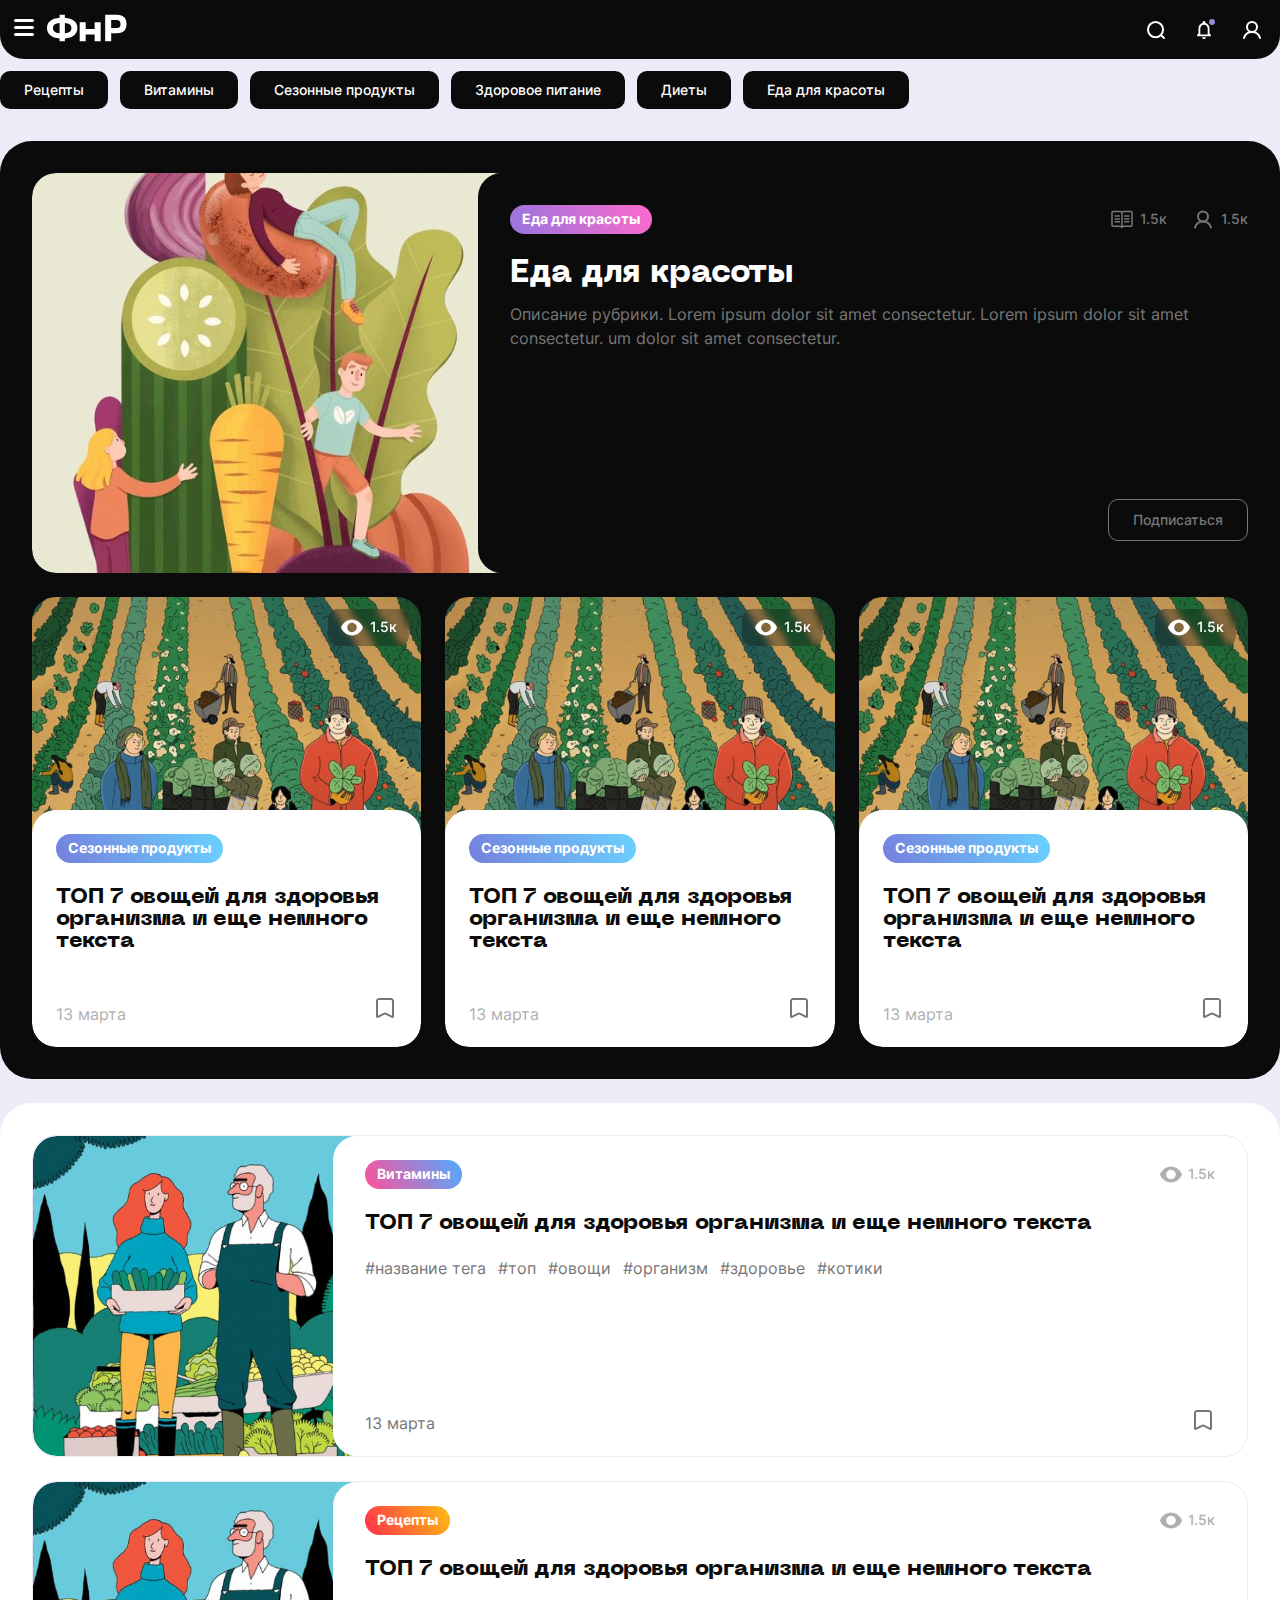
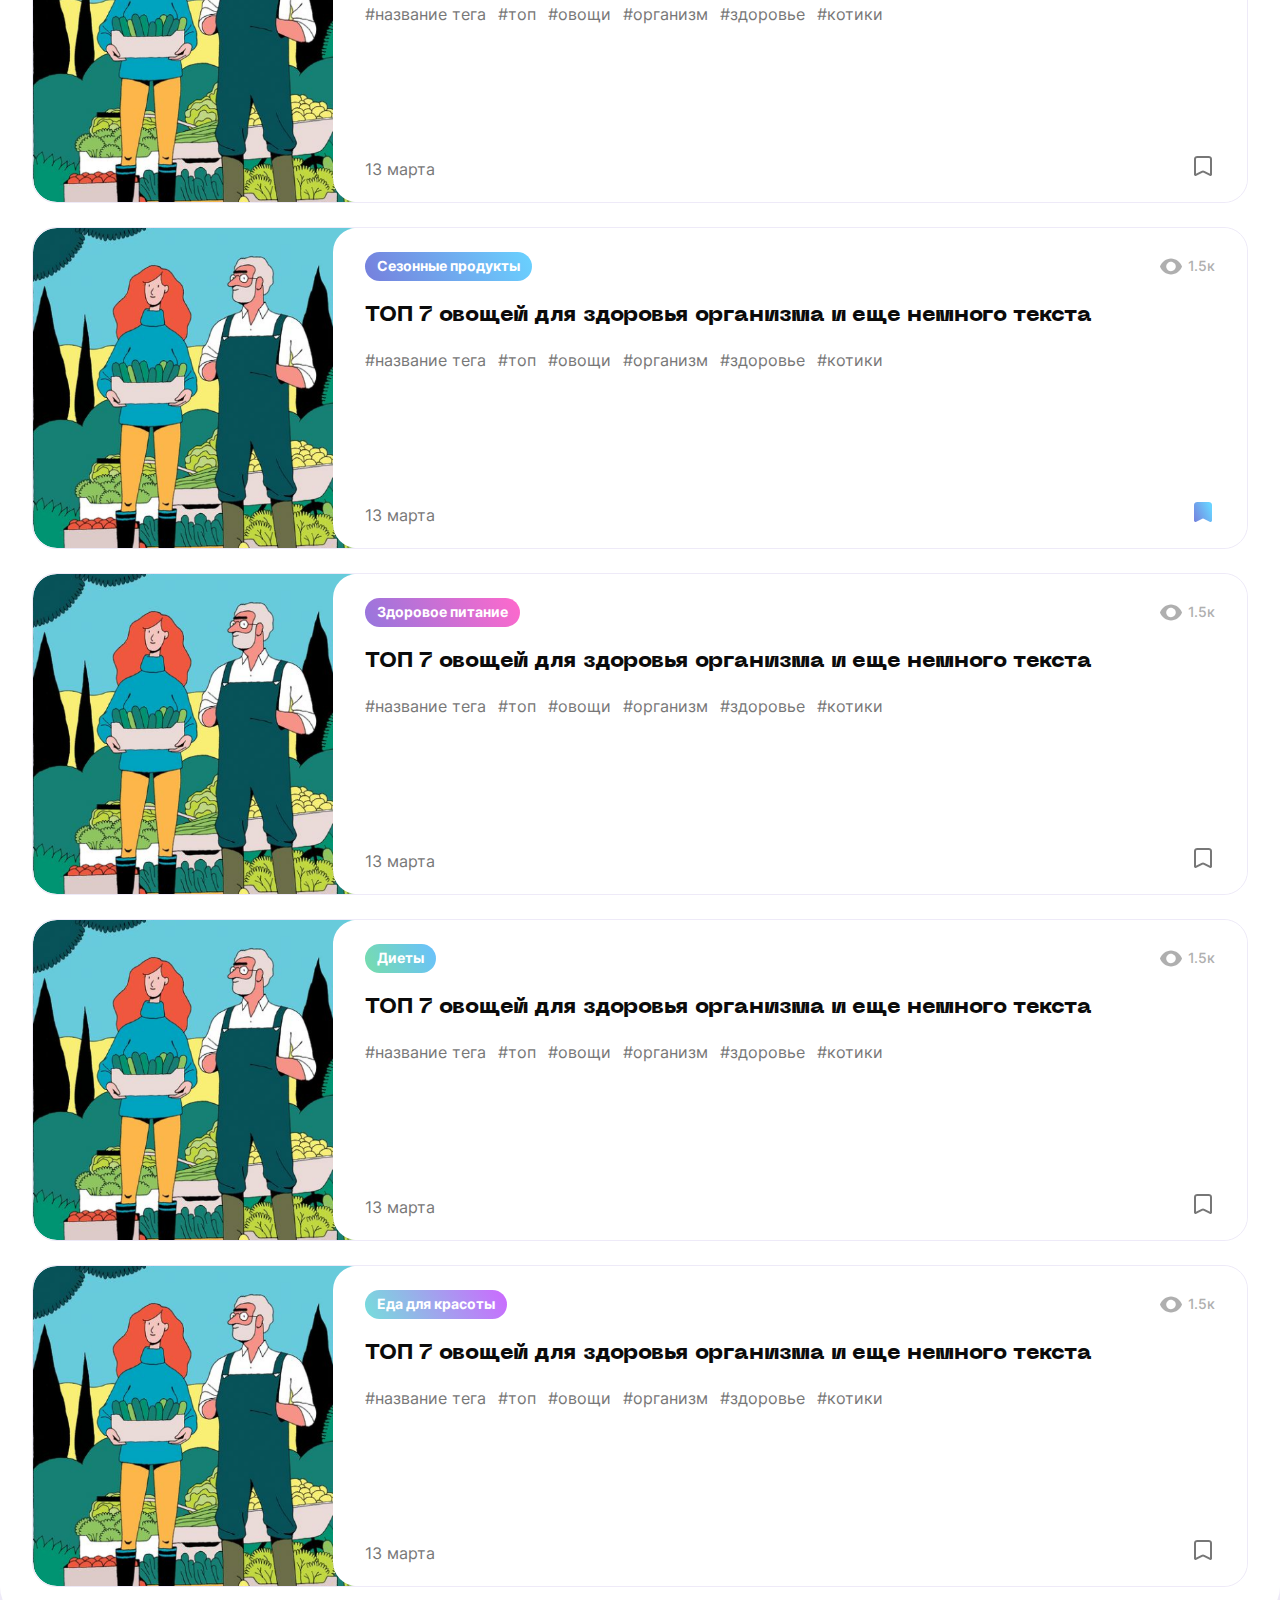
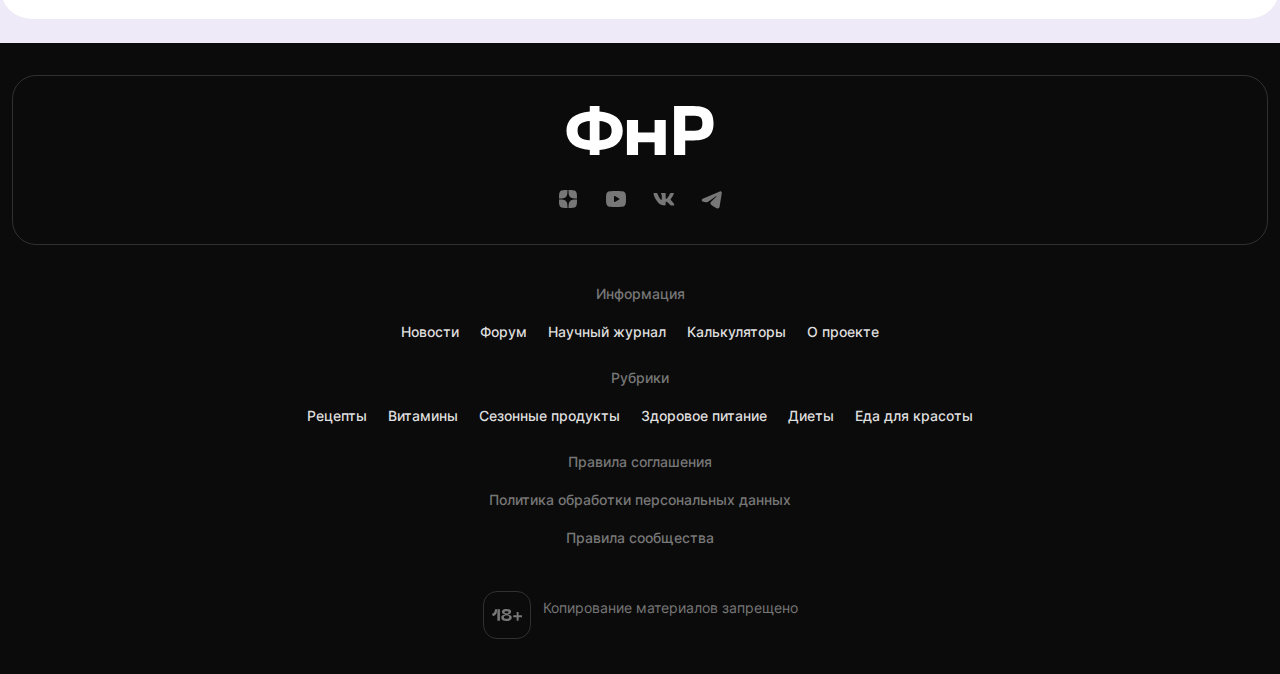
<file: heading.html>
<!DOCTYPE html>
<html lang="ru">
<head>
    <meta charset="utf-8">
    <title>Главная</title>
    <meta name="description" content="Описание">

    <meta name="viewport" content="width=device-width, initial-scale=1.0">

    <link rel="stylesheet" href="assets/css/style.css">


    <link rel="stylesheet" href="assets/libs/fancybox/fancybox.css">
    <link rel="stylesheet" href="assets/libs/swiper/swiper-bundle.min.css">
</head>
<body>
<header>
    <div class="container">
        <div class="header">
            <div class="header__top">

                <div class="header__logo">
                    <a href="/">
                        <img src="assets/images/logo.svg" alt="Logo" width="96" height="32">
                    </a>
                </div>

                <div class="header__menu menu">
                    <nav>
                        <ul class="menu__list">
                            <li class="menu__item">
                                <a href="#" class="menu__link">О проекте</a>
                            </li>
                            <li class="menu__item">
                                <a href="#" class="menu__link">Форум</a>
                            </li>
                            <li class="menu__item">
                                <a href="#" class="menu__link">Контакты</a>
                            </li>
                            <li class="menu__item">
                                <a href="#" class="menu__link">Реклама</a>
                            </li>
                            <li class="menu__item">
                                <a href="#" class="menu__link">Редакция</a>
                            </li>
                        </ul>
                    </nav>
                </div>
                <div class="header__wrap">
                    <div class="header__social social">
                        <div class="social__item">
                            <a href="#">
                                <svg width="24" height="24" viewBox="0 0 24 24" fill="none"
                                     xmlns="http://www.w3.org/2000/svg" class="default">
                                    <path d="M14.0462 14.0462C12.6923 15.4431 12.5939 17.1846 12.4769 21C16.0338 21 18.4892 20.9877 19.7569 19.7569C20.9877 18.4892 21 15.9169 21 12.4769C17.1846 12.6 15.4431 12.6923 14.0462 14.0462ZM3.00002 12.4769C3.00002 15.9169 3.01232 18.4892 4.24309 19.7569C5.51078 20.9877 7.96617 21 11.5231 21C11.4 17.1846 11.3077 15.4431 9.95386 14.0462C8.55693 12.6923 6.8154 12.5938 3.00002 12.4769ZM11.5231 3C7.9723 3 5.51077 3.0123 4.24308 4.24307C3.01231 5.51077 3 8.08307 3 11.5231C6.81538 11.4 8.55692 11.3077 9.95384 9.95384C11.3077 8.55692 11.4061 6.81538 11.5231 3ZM14.0462 9.95385C12.6923 8.55693 12.5939 6.81539 12.4769 3C16.0339 3 18.4892 3.01231 19.7569 4.24308C20.9877 5.51077 21 8.08308 21 11.5231C17.1846 11.4 15.4431 11.3077 14.0462 9.95385Z"
                                          fill="#777777"/>

                                </svg>
                                <svg width="24" height="24" viewBox="0 0 24 24" fill="none"
                                     xmlns="http://www.w3.org/2000/svg" class="hover">
                                    <g clip-path="url(#clip0_296_82381)">
                                        <path d="M14.7282 14.7282C12.9231 16.5908 12.7918 18.9128 12.6359 24C17.3785 24 20.6523 23.9836 22.3426 22.3426C23.9836 20.6523 24 17.2226 24 12.6359C18.9128 12.8 16.5908 12.9231 14.7282 14.7282ZM2.08145e-05 12.6359C2.08145e-05 17.2226 0.016431 20.6523 1.65746 22.3426C3.34771 23.9836 6.62155 24 11.3641 24C11.2 18.9128 11.0769 16.5908 9.27181 14.7282C7.40925 12.9231 5.0872 12.7918 2.08145e-05 12.6359ZM11.3641 -4.10814e-06C6.62974 -4.10814e-06 3.34769 0.0164063 1.65743 1.65743C0.0164102 3.34769 0 6.77743 0 11.3641C5.08717 11.2 7.40922 11.0769 9.27179 9.27179C11.0769 7.40923 11.2082 5.08718 11.3641 -4.10814e-06ZM14.7282 9.2718C12.9231 7.40924 12.7918 5.08718 12.6359 4.10814e-06C17.3785 4.10814e-06 20.6523 0.0164143 22.3426 1.65744C23.9836 3.3477 24 6.77744 24 11.3641C18.9128 11.2 16.5908 11.0769 14.7282 9.2718Z"
                                              fill="url(#paint0_linear_296_8238)"/>
                                    </g>
                                    <defs>
                                        <linearGradient id="paint0_linear_296_8238" x1="-4.56" y1="14.28" x2="24" y2="0"
                                                        gradientUnits="userSpaceOnUse">
                                            <stop offset="0" stop-color="#FF519A"/>
                                            <stop offset="1" stop-color="#50ABFF"/>
                                        </linearGradient>
                                        <clipPath id="clip0_296_82381">
                                            <rect width="24" height="24" fill="white"/>
                                        </clipPath>
                                    </defs>
                                </svg>
                            </a>
                        </div>
                        <div class="social__item">
                            <a href="#">
                                <svg width="24" height="24" viewBox="0 0 24 24" fill="none" class="default"
                                     xmlns="http://www.w3.org/2000/svg">
                                    <g clip-path="url(#clip0_631_123581)">
                                        <path fill-rule="evenodd" clip-rule="evenodd"
                                              d="M12 4C12.855 4 13.732 4.022 14.582 4.058L15.586 4.106L16.547 4.163L17.447 4.224L18.269 4.288C19.161 4.35628 20.0004 4.73695 20.6395 5.36304C21.2786 5.98913 21.6764 6.82054 21.763 7.711L21.803 8.136L21.878 9.046C21.948 9.989 22 11.017 22 12C22 12.983 21.948 14.011 21.878 14.954L21.803 15.864C21.79 16.01 21.777 16.151 21.763 16.289C21.6764 17.1796 21.2784 18.0112 20.6391 18.6373C19.9999 19.2634 19.1602 19.6439 18.268 19.712L17.448 19.775L16.548 19.837L15.586 19.894L14.582 19.942C13.7218 19.9794 12.861 19.9987 12 20C11.139 19.9987 10.2782 19.9794 9.418 19.942L8.414 19.894L7.453 19.837L6.553 19.775L5.731 19.712C4.83895 19.6437 3.99955 19.2631 3.36047 18.637C2.72139 18.0109 2.32357 17.1795 2.237 16.289L2.197 15.864L2.122 14.954C2.04554 13.9711 2.00484 12.9858 2 12C2 11.017 2.052 9.989 2.122 9.046L2.197 8.136C2.21 7.99 2.223 7.849 2.237 7.711C2.32354 6.8207 2.72122 5.98942 3.36009 5.36334C3.99897 4.73727 4.83813 4.3565 5.73 4.288L6.551 4.224L7.451 4.163L8.413 4.106L9.417 4.058C10.2775 4.02063 11.1387 4.0013 12 4ZM10 9.575V14.425C10 14.887 10.5 15.175 10.9 14.945L15.1 12.52C15.1914 12.4674 15.2673 12.3916 15.3201 12.3003C15.3729 12.209 15.4007 12.1055 15.4007 12C15.4007 11.8945 15.3729 11.791 15.3201 11.6997C15.2673 11.6084 15.1914 11.5326 15.1 11.48L10.9 9.056C10.8088 9.00332 10.7053 8.9756 10.5999 8.97562C10.4945 8.97563 10.3911 9.00339 10.2998 9.0561C10.2086 9.1088 10.1329 9.1846 10.0802 9.27587C10.0276 9.36713 9.99993 9.47065 10 9.576V9.575Z"
                                              fill="#777777"/>
                                    </g>
                                    <defs>
                                        <clipPath id="clip0_631_123581">
                                            <rect width="24" height="24" fill="white"/>
                                        </clipPath>
                                    </defs>
                                </svg>

                                <svg width="24" height="24" viewBox="0 0 24 24" fill="none"
                                     xmlns="http://www.w3.org/2000/svg" class="hover">
                                    <g clip-path="url(#clip0_296_82462)">
                                        <path fill-rule="evenodd" clip-rule="evenodd"
                                              d="M12 2C13.026 2 14.0784 2.0275 15.0984 2.0725L16.3032 2.1325L17.4564 2.20375L18.5364 2.28L19.5228 2.36C20.5933 2.44535 21.6005 2.92118 22.3674 3.7038C23.1343 4.48642 23.6117 5.52567 23.7156 6.63875L23.7636 7.17L23.8536 8.3075C23.9376 9.48625 24 10.7712 24 12C24 13.2288 23.9376 14.5138 23.8536 15.6925L23.7636 16.83C23.748 17.0125 23.7324 17.1887 23.7156 17.3612C23.6117 18.4745 23.1341 19.5139 22.367 20.2966C21.5998 21.0792 20.5923 21.5549 19.5216 21.64L18.5376 21.7188L17.4576 21.7962L16.3032 21.8675L15.0984 21.9275C14.0662 21.9742 13.0332 21.9984 12 22C10.9668 21.9984 9.9338 21.9742 8.9016 21.9275L7.6968 21.8675L6.5436 21.7962L5.4636 21.7188L4.4772 21.64C3.40674 21.5547 2.39946 21.0788 1.63257 20.2962C0.865672 19.5136 0.388289 18.4743 0.2844 17.3612L0.2364 16.83L0.1464 15.6925C0.0546451 14.4639 0.00581282 13.2323 0 12C0 10.7712 0.0624 9.48625 0.1464 8.3075L0.2364 7.17C0.252 6.9875 0.2676 6.81125 0.2844 6.63875C0.388249 5.52587 0.86546 4.48677 1.63211 3.70418C2.39876 2.92159 3.40575 2.44563 4.476 2.36L5.4612 2.28L6.5412 2.20375L7.6956 2.1325L8.9004 2.0725C9.933 2.02579 10.9664 2.00162 12 2ZM9.6 8.96875V15.0312C9.6 15.6088 10.2 15.9688 10.68 15.6812L15.72 12.65C15.8297 12.5842 15.9208 12.4895 15.9841 12.3754C16.0475 12.2613 16.0808 12.1318 16.0808 12C16.0808 11.8682 16.0475 11.7387 15.9841 11.6246C15.9208 11.5105 15.8297 11.4158 15.72 11.35L10.68 8.32C10.5705 8.25415 10.4463 8.2195 10.3199 8.21952C10.1935 8.21954 10.0693 8.25424 9.9598 8.32012C9.85033 8.386 9.75945 8.48075 9.69629 8.59483C9.63313 8.70891 9.59992 8.83831 9.6 8.97V8.96875Z"
                                              fill="url(#paint0_linear_296_82461)"/>
                                    </g>
                                    <defs>
                                        <linearGradient id="paint0_linear_296_82461" x1="-4.56" y1="13.9" x2="21.69"
                                                        y2="-1.85" gradientUnits="userSpaceOnUse">
                                            <stop offset="0" stop-color="#FF519A"/>
                                            <stop offset="1" stop-color="#50ABFF"/>
                                        </linearGradient>
                                        <clipPath id="clip0_296_82462">
                                            <rect width="24" height="24" fill="white"/>
                                        </clipPath>
                                    </defs>
                                </svg>
                            </a>
                        </div>
                        <div class="social__item">
                            <a href="#">
                                <svg width="24" height="24" viewBox="0 0 24 24" class="default" fill="none"
                                     xmlns="http://www.w3.org/2000/svg">
                                    <path d="M21.504 18.3813H19.222C18.359 18.3813 18.099 17.6823 16.552 16.1343C15.2 14.8313 14.629 14.6693 14.287 14.6693C13.814 14.6693 13.685 14.7993 13.685 15.4503V17.5023C13.685 18.0573 13.505 18.3823 12.055 18.3823C10.6483 18.2878 9.28416 17.8605 8.07497 17.1355C6.86578 16.4105 5.84612 15.4086 5.1 14.2123C3.32839 12.0074 2.09571 9.41941 1.5 6.65433C1.5 6.31233 1.63 6.00233 2.282 6.00233H4.562C5.148 6.00233 5.359 6.26333 5.589 6.86633C6.696 10.1243 8.585 12.9583 9.352 12.9583C9.646 12.9583 9.774 12.8283 9.774 12.0953V8.73933C9.677 7.20833 8.864 7.07933 8.864 6.52533C8.87428 6.37917 8.94114 6.24278 9.05037 6.14513C9.15961 6.04747 9.30261 5.99625 9.449 6.00233H13.033C13.523 6.00233 13.685 6.24633 13.685 6.83233V11.3623C13.685 11.8513 13.895 12.0133 14.043 12.0133C14.337 12.0133 14.563 11.8513 15.102 11.3133C16.2574 9.90432 17.2013 8.3345 17.904 6.65333C17.9759 6.45149 18.1119 6.27871 18.2912 6.16135C18.4705 6.04399 18.6832 5.9885 18.897 6.00333H21.178C21.862 6.00333 22.007 6.34533 21.862 6.83333C21.0324 8.69175 20.0058 10.4558 18.8 12.0953C18.554 12.4703 18.456 12.6653 18.8 13.1053C19.026 13.4473 19.826 14.1153 20.363 14.7503C21.145 15.5303 21.794 16.4323 22.285 17.4203C22.481 18.0563 22.155 18.3813 21.504 18.3813Z"
                                          fill="#777777"/>
                                </svg>
                                <svg width="24" height="24" viewBox="0 0 24 24" fill="none"
                                     xmlns="http://www.w3.org/2000/svg" class="hover">
                                    <path d="M23.0356 18.9989H20.4078C19.414 18.9989 19.1146 18.2085 17.3331 16.4581C15.7762 14.9848 15.1187 14.8016 14.7249 14.8016C14.1802 14.8016 14.0316 14.9486 14.0316 15.6847V18.005C14.0316 18.6325 13.8244 19 12.1546 19C10.5347 18.8931 8.96385 18.4099 7.5714 17.5902C6.17896 16.7704 5.00478 15.6375 4.14558 14.2848C2.10548 11.7916 0.685987 8.86534 0 5.73877C0 5.35206 0.149702 5.00153 0.900512 5.00153H3.52605C4.20085 5.00153 4.44383 5.29666 4.70869 5.97849C5.98345 9.66241 8.15873 12.8669 9.04197 12.8669C9.38053 12.8669 9.52793 12.7199 9.52793 11.8911V8.09635C9.41623 6.3652 8.48001 6.21933 8.48001 5.59291C8.49186 5.42764 8.56885 5.27342 8.69463 5.163C8.82042 5.05257 8.98509 4.99465 9.15367 5.00153H13.2808C13.8451 5.00153 14.0316 5.27743 14.0316 5.94004V11.0623C14.0316 11.6152 14.2735 11.7984 14.4439 11.7984C14.7824 11.7984 15.0427 11.6152 15.6634 11.0069C16.9938 9.41364 18.0808 7.63859 18.89 5.73764C18.9729 5.50941 19.1294 5.31404 19.3359 5.18134C19.5424 5.04864 19.7874 4.98589 20.0335 5.00266H22.6602C23.4479 5.00266 23.6148 5.38938 23.4479 5.94117C22.4925 8.04254 21.3104 10.0373 19.9218 11.8911C19.6385 12.3151 19.5257 12.5356 19.9218 13.0331C20.1821 13.4198 21.1033 14.1752 21.7217 14.8932C22.6222 15.7752 23.3696 16.7951 23.935 17.9122C24.1607 18.6314 23.7853 18.9989 23.0356 18.9989Z"
                                          fill="url(#paint0_linear_296_82182)"/>
                                    <defs>
                                        <linearGradient id="paint0_linear_296_82182" x1="-4.56" y1="13.33" x2="16.02"
                                                        y2="-4.31" gradientUnits="userSpaceOnUse">
                                            <stop offset="0" stop-color="#FF519A"/>
                                            <stop offset="1" stop-color="#50ABFF"/>
                                        </linearGradient>
                                    </defs>
                                </svg>
                            </a>
                        </div>
                        <div class="social__item">
                            <a href="#">
                                <svg width="24" height="24" viewBox="0 0 24 24" class="default" fill="none"
                                     xmlns="http://www.w3.org/2000/svg">
                                    <g clip-path="url(#clip0_631_1236431)">
                                        <path fill-rule="evenodd" clip-rule="evenodd"
                                              d="M19.7767 4.42997C20.0238 4.32596 20.2943 4.29008 20.5599 4.32608C20.8256 4.36208 21.0768 4.46863 21.2873 4.63465C21.4979 4.80067 21.6601 5.02008 21.757 5.27005C21.854 5.52002 21.8822 5.79141 21.8387 6.05597L19.5707 19.813C19.3507 21.14 17.8947 21.901 16.6777 21.24C15.6597 20.687 14.1477 19.835 12.7877 18.946C12.1077 18.501 10.0247 17.076 10.2807 16.062C10.5007 15.195 14.0007 11.937 16.0007 9.99997C16.7857 9.23897 16.4277 8.79997 15.5007 9.49997C13.1987 11.238 9.50265 13.881 8.28065 14.625C7.20265 15.281 6.64065 15.393 5.96865 15.281C4.74265 15.077 3.60565 14.761 2.67765 14.376C1.42365 13.856 1.48465 12.132 2.67665 11.63L19.7767 4.42997Z"
                                              fill="#777777"/>
                                    </g>
                                    <defs>
                                        <clipPath id="clip0_631_1236431">
                                            <rect width="24" height="24" fill="white"/>
                                        </clipPath>
                                    </defs>
                                </svg>
                                <svg width="24" height="24" viewBox="0 0 24 24" fill="none"
                                     xmlns="http://www.w3.org/2000/svg" class="hover">
                                    <g clip-path="url(#clip0_296_82251)">
                                        <path fill-rule="evenodd" clip-rule="evenodd"
                                              d="M21.514 2.14367C21.8091 2.01646 22.1321 1.97258 22.4493 2.01661C22.7666 2.06064 23.0665 2.19096 23.3179 2.39401C23.5693 2.59706 23.763 2.86542 23.8788 3.17114C23.9946 3.47687 24.0282 3.8088 23.9762 4.13237L21.268 20.9581C21.0053 22.5811 19.2667 23.5118 17.8135 22.7034C16.5979 22.027 14.7924 20.985 13.1684 19.8977C12.3564 19.3534 9.86912 17.6106 10.1748 16.3704C10.4375 15.31 14.6169 11.3252 17.0051 8.95614C17.9424 8.02539 17.515 7.48846 16.408 8.34461C13.6592 10.4703 9.2458 13.7029 7.78661 14.6128C6.49937 15.4152 5.82828 15.5521 5.02584 15.4152C3.56187 15.1656 2.20418 14.7792 1.09605 14.3083C-0.401352 13.6723 -0.328512 11.5637 1.09486 10.9497L21.514 2.14367Z"
                                              fill="url(#paint0_linear_296_8225)"/>
                                    </g>
                                    <defs>
                                        <linearGradient id="paint0_linear_296_8225" x1="-4.56" y1="14.495" x2="22.3523"
                                                        y2="-0.883461" gradientUnits="userSpaceOnUse">
                                            <stop offset="0" stop-color="#FF519A"/>
                                            <stop offset="1" stop-color="#50ABFF"/>
                                        </linearGradient>
                                        <clipPath id="clip0_296_82251">
                                            <rect width="24" height="24" fill="white"/>
                                        </clipPath>
                                    </defs>
                                </svg>
                            </a>
                        </div>
                    </div>
                    <form class="header__search search">
                        <input type="search" value="" name="search" id="search" class="search__input"
                               placeholder="Поиск">
                        <button type="button" class="search__button" aria-label="Поиск"></button>
                        <button type="button" class="search__close" aria-label="Закрыть"></button>
                    </form>
                    <button class="header__notification" data-fancybox="notification" aria-label="Уведомления"
                            data-src="#modal-notification">

                        <svg width="24" height="24" viewBox="0 0 24 24" fill="none" xmlns="http://www.w3.org/2000/svg">
                            <path d="M18.7268 16.6523L17.5365 15.4615V10.8462C17.5365 8.01231 16.0232 5.64 13.3842 5.01231V4.38462C13.3842 3.61846 12.766 3 12.0002 3C11.2343 3 10.6161 3.61846 10.6161 4.38462V5.01231C7.96789 5.64 6.46387 8.00308 6.46387 10.8462V15.4615L5.27356 16.6523C4.69225 17.2338 5.09825 18.2308 5.91946 18.2308H18.0716C18.9021 18.2308 19.3081 17.2338 18.7268 16.6523ZM15.691 16.3846H8.3093V10.8462C8.3093 8.55692 9.7026 6.69231 12.0002 6.69231C14.2977 6.69231 15.691 8.55692 15.691 10.8462V16.3846ZM12.0002 21C13.0151 21 13.8456 20.1692 13.8456 19.1538H10.1547C10.1547 19.6435 10.3492 20.1131 10.6952 20.4593C11.0413 20.8055 11.5107 21 12.0002 21Z"
                                  fill="white"/>
                            <path d="M15.691 16.3846H8.3093V10.8462C8.3093 8.55692 9.7026 6.69231 12.0002 6.69231C14.2977 6.69231 15.691 8.55692 15.691 10.8462V16.3846Z"
                                  fill="#9986D5" class="active_visible"/>
                            <circle cx="20" cy="4" r="3" fill="#9986D5"/>
                        </svg>
                    </button>
                    <button class="header__account" aria-label="Аккаунт" data-fancybox data-src="#modal-signin">
                        <svg width="24" height="24" viewBox="0 0 24 24" fill="none" xmlns="http://www.w3.org/2000/svg">
                            <circle cx="12" cy="9" r="5" stroke="white" stroke-width="2"/>
                            <path d="M20 20C18.9175 16.2886 15.866 14 12 14C8.13401 14 5.08248 16.2886 4 20"
                                  stroke="white" stroke-width="2" stroke-linecap="round"/>
                        </svg>

                    </button>
                    <button class="header__account hidden" aria-label="Аккаунт">
                        <img src="assets/images/user.png" alt="user" width="32" height="32">

                    </button>
                </div>
            </div>
            <div class="header__bottom">
                <div class="header__rubric rubric swiper">
                    <div class="swiper-wrapper">
                        <div class="swiper-slide rubric__item">
                            <a href="#" class="rubric__link">Рецепты</a>

                        </div>
                        <div class="swiper-slide rubric__item">
                            <a href="#" class="rubric__link">Витамины</a>

                        </div>
                        <div class="swiper-slide rubric__item">
                            <a href="#" class="rubric__link">Сезонные продукты</a>

                        </div>
                        <div class="swiper-slide rubric__item">
                            <a href="#" class="rubric__link">Здоровое питание</a>

                        </div>
                        <div class="swiper-slide rubric__item">
                            <a href="#" class="rubric__link">Диеты</a>

                        </div>
                        <div class="swiper-slide rubric__item">
                            <a href="#" class="rubric__link">Еда для красоты</a>

                        </div>
                        <div class="swiper-slide rubric__item">
                            <a href="#" class="rubric__link">Диеты</a>

                        </div>
                        <div class="swiper-slide rubric__item">
                            <a href="#" class="rubric__link">Еда для красоты</a>

                        </div>
                        <div class="swiper-slide rubric__item">
                            <a href="#" class="rubric__link">Диеты</a>

                        </div>
                        <div class="swiper-slide rubric__item">
                            <a href="#" class="rubric__link">Еда для красоты</a>

                        </div>
                        <div class="swiper-slide rubric__item">
                            <a href="#" class="rubric__link">Диеты</a>

                        </div>
                        <div class="swiper-slide rubric__item">
                            <a href="#" class="rubric__link">Еда для красоты</a>

                        </div>
                        <div class="swiper-slide rubric__item">
                            <a href="#" class="rubric__link">Диеты</a>

                        </div>
                        <div class="swiper-slide rubric__item">
                            <a href="#" class="rubric__link">Еда для красоты</a>

                        </div>

                    </div>

                    <div class="slider-prev"></div>
                    <div class="slider-next">
                        <div>
                            <svg width="14" height="14" viewBox="0 0 14 14" fill="none" xmlns="http://www.w3.org/2000/svg">
                                <path d="M5.25 11.0837L9.33333 7.00033L5.25 2.91699" stroke="white" stroke-width="2" stroke-linecap="round" stroke-linejoin="round"/>
                            </svg>
                        </div>
                    </div>
                </div>
                <div class="header__form modal-form">
                    <button class="modal-form__button" data-fancybox data-src="#modal-question"
                            aria-label="Есть вопрос?">Есть вопрос?
                    </button>

                </div>
            </div>
        </div>
        <div class="header__mobile mobile">
            <input type="checkbox" id="burger-checkbox" class="header__checkbox">
            <label for="burger-checkbox" class="header__burger"><img src="assets/images/menu.svg" alt="Меню" width="24"
                                                                     height="24"></label>
            <div class="mobile__content">
                <div class="mobile__top">
                    <div class="mobile__close"></div>
                    <div class="mobile__logo">
                        <a href="/">
                            <img src="assets/images/logo-dark.svg" alt="logo" width="80" height="32">
                        </a>
                    </div>

                </div>

                <div class="header__menu menu header__menu_mobile">

                    <div class="menu__wrap">
                        <div class="menu__title">Информация</div>
                        <ul class="menu__list">
                            <li class="menu__item">
                                <a href="#" class="menu__link">О проекте</a>
                            </li>
                            <li class="menu__item">
                                <a href="#" class="menu__link">Форум</a>
                            </li>
                            <li class="menu__item">
                                <a href="#" class="menu__link">Контакты</a>
                            </li>
                            <li class="menu__item">
                                <a href="#" class="menu__link">Реклама</a>
                            </li>
                            <li class="menu__item">
                                <a href="#" class="menu__link">Редакция</a>
                            </li>
                        </ul>
                    </div>
                    <div class="menu__wrap">
                        <div class="menu__title menu__title_margin">Рубрики</div>
                        <ul class="menu__list">
                            <li class="menu__item menu__item_margin">
                                <a href="#" class="menu__link">Рецепты</a>
                            </li>
                            <li class="menu__item menu__item_margin">
                                <a href="#" class="menu__link">Витамины</a>
                            </li>
                            <li class="menu__item menu__item_margin">
                                <a href="#" class="menu__link">Сезонные продукты</a>
                            </li>
                            <li class="menu__item menu__item_margin">
                                <a href="#" class="menu__link">Здоровое питание</a>
                            </li>
                            <li class="menu__item menu__item_margin">
                                <a href="#" class="menu__link">Диенты</a>
                            </li>
                            <li class="menu__item menu__item_margin">
                                <a href="#" class="menu__link">Еда для красоты</a>
                            </li>
                        </ul>
                    </div>

                </div>
                <div class="mobile__social">
                    <div class="menu__title menu__title_margin">Мы в соцсетях</div>
                    <div class="social">
                        <div class="social__item">
                            <a href="#">
                                <svg width="24" height="24" viewBox="0 0 24 24" fill="none"
                                     xmlns="http://www.w3.org/2000/svg" class="default">
                                    <path d="M14.0462 14.0462C12.6923 15.4431 12.5939 17.1846 12.4769 21C16.0338 21 18.4892 20.9877 19.7569 19.7569C20.9877 18.4892 21 15.9169 21 12.4769C17.1846 12.6 15.4431 12.6923 14.0462 14.0462ZM3.00002 12.4769C3.00002 15.9169 3.01232 18.4892 4.24309 19.7569C5.51078 20.9877 7.96617 21 11.5231 21C11.4 17.1846 11.3077 15.4431 9.95386 14.0462C8.55693 12.6923 6.8154 12.5938 3.00002 12.4769ZM11.5231 3C7.9723 3 5.51077 3.0123 4.24308 4.24307C3.01231 5.51077 3 8.08307 3 11.5231C6.81538 11.4 8.55692 11.3077 9.95384 9.95384C11.3077 8.55692 11.4061 6.81538 11.5231 3ZM14.0462 9.95385C12.6923 8.55693 12.5939 6.81539 12.4769 3C16.0339 3 18.4892 3.01231 19.7569 4.24308C20.9877 5.51077 21 8.08308 21 11.5231C17.1846 11.4 15.4431 11.3077 14.0462 9.95385Z"
                                          fill="#777777"/>

                                </svg>
                                <svg width="24" height="24" viewBox="0 0 24 24" fill="none"
                                     xmlns="http://www.w3.org/2000/svg" class="hover">
                                    <g clip-path="url(#clip0_296_82382)">
                                        <path d="M14.7282 14.7282C12.9231 16.5908 12.7918 18.9128 12.6359 24C17.3785 24 20.6523 23.9836 22.3426 22.3426C23.9836 20.6523 24 17.2226 24 12.6359C18.9128 12.8 16.5908 12.9231 14.7282 14.7282ZM2.08145e-05 12.6359C2.08145e-05 17.2226 0.016431 20.6523 1.65746 22.3426C3.34771 23.9836 6.62155 24 11.3641 24C11.2 18.9128 11.0769 16.5908 9.27181 14.7282C7.40925 12.9231 5.0872 12.7918 2.08145e-05 12.6359ZM11.3641 -4.10814e-06C6.62974 -4.10814e-06 3.34769 0.0164063 1.65743 1.65743C0.0164102 3.34769 0 6.77743 0 11.3641C5.08717 11.2 7.40922 11.0769 9.27179 9.27179C11.0769 7.40923 11.2082 5.08718 11.3641 -4.10814e-06ZM14.7282 9.2718C12.9231 7.40924 12.7918 5.08718 12.6359 4.10814e-06C17.3785 4.10814e-06 20.6523 0.0164143 22.3426 1.65744C23.9836 3.3477 24 6.77744 24 11.3641C18.9128 11.2 16.5908 11.0769 14.7282 9.2718Z"
                                              fill="url(#paint0_linear_296_82382)"/>
                                    </g>
                                    <defs>
                                        <linearGradient id="paint0_linear_296_82382" x1="-4.56" y1="14.28" x2="24"
                                                        y2="0" gradientUnits="userSpaceOnUse">
                                            <stop offset="0" stop-color="#FF519A"/>
                                            <stop offset="1" stop-color="#50ABFF"/>
                                        </linearGradient>
                                        <clipPath id="clip0_296_82382">
                                            <rect width="24" height="24" fill="white"/>
                                        </clipPath>
                                    </defs>
                                </svg>
                            </a>
                        </div>
                        <div class="social__item">
                            <a href="#">
                                <svg width="24" height="24" viewBox="0 0 24 24" fill="none" class="default"
                                     xmlns="http://www.w3.org/2000/svg">
                                    <g clip-path="url(#clip0_631_123582)">
                                        <path fill-rule="evenodd" clip-rule="evenodd"
                                              d="M12 4C12.855 4 13.732 4.022 14.582 4.058L15.586 4.106L16.547 4.163L17.447 4.224L18.269 4.288C19.161 4.35628 20.0004 4.73695 20.6395 5.36304C21.2786 5.98913 21.6764 6.82054 21.763 7.711L21.803 8.136L21.878 9.046C21.948 9.989 22 11.017 22 12C22 12.983 21.948 14.011 21.878 14.954L21.803 15.864C21.79 16.01 21.777 16.151 21.763 16.289C21.6764 17.1796 21.2784 18.0112 20.6391 18.6373C19.9999 19.2634 19.1602 19.6439 18.268 19.712L17.448 19.775L16.548 19.837L15.586 19.894L14.582 19.942C13.7218 19.9794 12.861 19.9987 12 20C11.139 19.9987 10.2782 19.9794 9.418 19.942L8.414 19.894L7.453 19.837L6.553 19.775L5.731 19.712C4.83895 19.6437 3.99955 19.2631 3.36047 18.637C2.72139 18.0109 2.32357 17.1795 2.237 16.289L2.197 15.864L2.122 14.954C2.04554 13.9711 2.00484 12.9858 2 12C2 11.017 2.052 9.989 2.122 9.046L2.197 8.136C2.21 7.99 2.223 7.849 2.237 7.711C2.32354 6.8207 2.72122 5.98942 3.36009 5.36334C3.99897 4.73727 4.83813 4.3565 5.73 4.288L6.551 4.224L7.451 4.163L8.413 4.106L9.417 4.058C10.2775 4.02063 11.1387 4.0013 12 4ZM10 9.575V14.425C10 14.887 10.5 15.175 10.9 14.945L15.1 12.52C15.1914 12.4674 15.2673 12.3916 15.3201 12.3003C15.3729 12.209 15.4007 12.1055 15.4007 12C15.4007 11.8945 15.3729 11.791 15.3201 11.6997C15.2673 11.6084 15.1914 11.5326 15.1 11.48L10.9 9.056C10.8088 9.00332 10.7053 8.9756 10.5999 8.97562C10.4945 8.97563 10.3911 9.00339 10.2998 9.0561C10.2086 9.1088 10.1329 9.1846 10.0802 9.27587C10.0276 9.36713 9.99993 9.47065 10 9.576V9.575Z"
                                              fill="#777777"/>
                                    </g>
                                    <defs>
                                        <clipPath id="clip0_631_123582">
                                            <rect width="24" height="24" fill="white"/>
                                        </clipPath>
                                    </defs>
                                </svg>

                                <svg width="24" height="24" viewBox="0 0 24 24" fill="none"
                                     xmlns="http://www.w3.org/2000/svg" class="hover">
                                    <g clip-path="url(#clip0_296_82463)">
                                        <path fill-rule="evenodd" clip-rule="evenodd"
                                              d="M12 2C13.026 2 14.0784 2.0275 15.0984 2.0725L16.3032 2.1325L17.4564 2.20375L18.5364 2.28L19.5228 2.36C20.5933 2.44535 21.6005 2.92118 22.3674 3.7038C23.1343 4.48642 23.6117 5.52567 23.7156 6.63875L23.7636 7.17L23.8536 8.3075C23.9376 9.48625 24 10.7712 24 12C24 13.2288 23.9376 14.5138 23.8536 15.6925L23.7636 16.83C23.748 17.0125 23.7324 17.1887 23.7156 17.3612C23.6117 18.4745 23.1341 19.5139 22.367 20.2966C21.5998 21.0792 20.5923 21.5549 19.5216 21.64L18.5376 21.7188L17.4576 21.7962L16.3032 21.8675L15.0984 21.9275C14.0662 21.9742 13.0332 21.9984 12 22C10.9668 21.9984 9.9338 21.9742 8.9016 21.9275L7.6968 21.8675L6.5436 21.7962L5.4636 21.7188L4.4772 21.64C3.40674 21.5547 2.39946 21.0788 1.63257 20.2962C0.865672 19.5136 0.388289 18.4743 0.2844 17.3612L0.2364 16.83L0.1464 15.6925C0.0546451 14.4639 0.00581282 13.2323 0 12C0 10.7712 0.0624 9.48625 0.1464 8.3075L0.2364 7.17C0.252 6.9875 0.2676 6.81125 0.2844 6.63875C0.388249 5.52587 0.86546 4.48677 1.63211 3.70418C2.39876 2.92159 3.40575 2.44563 4.476 2.36L5.4612 2.28L6.5412 2.20375L7.6956 2.1325L8.9004 2.0725C9.933 2.02579 10.9664 2.00162 12 2ZM9.6 8.96875V15.0312C9.6 15.6088 10.2 15.9688 10.68 15.6812L15.72 12.65C15.8297 12.5842 15.9208 12.4895 15.9841 12.3754C16.0475 12.2613 16.0808 12.1318 16.0808 12C16.0808 11.8682 16.0475 11.7387 15.9841 11.6246C15.9208 11.5105 15.8297 11.4158 15.72 11.35L10.68 8.32C10.5705 8.25415 10.4463 8.2195 10.3199 8.21952C10.1935 8.21954 10.0693 8.25424 9.9598 8.32012C9.85033 8.386 9.75945 8.48075 9.69629 8.59483C9.63313 8.70891 9.59992 8.83831 9.6 8.97V8.96875Z"
                                              fill="url(#paint0_linear_296_82462)"/>
                                    </g>
                                    <defs>
                                        <linearGradient id="paint0_linear_296_82462" x1="-4.56" y1="13.9" x2="21.69"
                                                        y2="-1.85" gradientUnits="userSpaceOnUse">
                                            <stop offset="0" stop-color="#FF519A"/>
                                            <stop offset="1" stop-color="#50ABFF"/>
                                        </linearGradient>
                                        <clipPath id="clip0_296_82463">
                                            <rect width="24" height="24" fill="white"/>
                                        </clipPath>
                                    </defs>
                                </svg>
                            </a>
                        </div>
                        <div class="social__item">
                            <a href="#">
                                <svg width="24" height="24" viewBox="0 0 24 24" class="default" fill="none"
                                     xmlns="http://www.w3.org/2000/svg">
                                    <path d="M21.504 18.3813H19.222C18.359 18.3813 18.099 17.6823 16.552 16.1343C15.2 14.8313 14.629 14.6693 14.287 14.6693C13.814 14.6693 13.685 14.7993 13.685 15.4503V17.5023C13.685 18.0573 13.505 18.3823 12.055 18.3823C10.6483 18.2878 9.28416 17.8605 8.07497 17.1355C6.86578 16.4105 5.84612 15.4086 5.1 14.2123C3.32839 12.0074 2.09571 9.41941 1.5 6.65433C1.5 6.31233 1.63 6.00233 2.282 6.00233H4.562C5.148 6.00233 5.359 6.26333 5.589 6.86633C6.696 10.1243 8.585 12.9583 9.352 12.9583C9.646 12.9583 9.774 12.8283 9.774 12.0953V8.73933C9.677 7.20833 8.864 7.07933 8.864 6.52533C8.87428 6.37917 8.94114 6.24278 9.05037 6.14513C9.15961 6.04747 9.30261 5.99625 9.449 6.00233H13.033C13.523 6.00233 13.685 6.24633 13.685 6.83233V11.3623C13.685 11.8513 13.895 12.0133 14.043 12.0133C14.337 12.0133 14.563 11.8513 15.102 11.3133C16.2574 9.90432 17.2013 8.3345 17.904 6.65333C17.9759 6.45149 18.1119 6.27871 18.2912 6.16135C18.4705 6.04399 18.6832 5.9885 18.897 6.00333H21.178C21.862 6.00333 22.007 6.34533 21.862 6.83333C21.0324 8.69175 20.0058 10.4558 18.8 12.0953C18.554 12.4703 18.456 12.6653 18.8 13.1053C19.026 13.4473 19.826 14.1153 20.363 14.7503C21.145 15.5303 21.794 16.4323 22.285 17.4203C22.481 18.0563 22.155 18.3813 21.504 18.3813Z"
                                          fill="#777777"/>
                                </svg>
                                <svg width="24" height="24" viewBox="0 0 24 24" fill="none"
                                     xmlns="http://www.w3.org/2000/svg" class="hover">
                                    <path d="M23.0356 18.9989H20.4078C19.414 18.9989 19.1146 18.2085 17.3331 16.4581C15.7762 14.9848 15.1187 14.8016 14.7249 14.8016C14.1802 14.8016 14.0316 14.9486 14.0316 15.6847V18.005C14.0316 18.6325 13.8244 19 12.1546 19C10.5347 18.8931 8.96385 18.4099 7.5714 17.5902C6.17896 16.7704 5.00478 15.6375 4.14558 14.2848C2.10548 11.7916 0.685987 8.86534 0 5.73877C0 5.35206 0.149702 5.00153 0.900512 5.00153H3.52605C4.20085 5.00153 4.44383 5.29666 4.70869 5.97849C5.98345 9.66241 8.15873 12.8669 9.04197 12.8669C9.38053 12.8669 9.52793 12.7199 9.52793 11.8911V8.09635C9.41623 6.3652 8.48001 6.21933 8.48001 5.59291C8.49186 5.42764 8.56885 5.27342 8.69463 5.163C8.82042 5.05257 8.98509 4.99465 9.15367 5.00153H13.2808C13.8451 5.00153 14.0316 5.27743 14.0316 5.94004V11.0623C14.0316 11.6152 14.2735 11.7984 14.4439 11.7984C14.7824 11.7984 15.0427 11.6152 15.6634 11.0069C16.9938 9.41364 18.0808 7.63859 18.89 5.73764C18.9729 5.50941 19.1294 5.31404 19.3359 5.18134C19.5424 5.04864 19.7874 4.98589 20.0335 5.00266H22.6602C23.4479 5.00266 23.6148 5.38938 23.4479 5.94117C22.4925 8.04254 21.3104 10.0373 19.9218 11.8911C19.6385 12.3151 19.5257 12.5356 19.9218 13.0331C20.1821 13.4198 21.1033 14.1752 21.7217 14.8932C22.6222 15.7752 23.3696 16.7951 23.935 17.9122C24.1607 18.6314 23.7853 18.9989 23.0356 18.9989Z"
                                          fill="url(#paint0_linear_296_8218)"/>
                                    <defs>
                                        <linearGradient id="paint0_linear_296_8218" x1="-4.56" y1="13.33" x2="16.02"
                                                        y2="-4.31" gradientUnits="userSpaceOnUse">
                                            <stop offset="0" stop-color="#FF519A"/>
                                            <stop offset="1" stop-color="#50ABFF"/>
                                        </linearGradient>
                                    </defs>
                                </svg>
                            </a>
                        </div>
                        <div class="social__item">
                            <a href="#">
                                <svg width="24" height="24" viewBox="0 0 24 24" class="default" fill="none"
                                     xmlns="http://www.w3.org/2000/svg">
                                    <g clip-path="url(#clip0_631_1236432)">
                                        <path fill-rule="evenodd" clip-rule="evenodd"
                                              d="M19.7767 4.42997C20.0238 4.32596 20.2943 4.29008 20.5599 4.32608C20.8256 4.36208 21.0768 4.46863 21.2873 4.63465C21.4979 4.80067 21.6601 5.02008 21.757 5.27005C21.854 5.52002 21.8822 5.79141 21.8387 6.05597L19.5707 19.813C19.3507 21.14 17.8947 21.901 16.6777 21.24C15.6597 20.687 14.1477 19.835 12.7877 18.946C12.1077 18.501 10.0247 17.076 10.2807 16.062C10.5007 15.195 14.0007 11.937 16.0007 9.99997C16.7857 9.23897 16.4277 8.79997 15.5007 9.49997C13.1987 11.238 9.50265 13.881 8.28065 14.625C7.20265 15.281 6.64065 15.393 5.96865 15.281C4.74265 15.077 3.60565 14.761 2.67765 14.376C1.42365 13.856 1.48465 12.132 2.67665 11.63L19.7767 4.42997Z"
                                              fill="#777777"/>
                                    </g>
                                    <defs>
                                        <clipPath id="clip0_631_1236432">
                                            <rect width="24" height="24" fill="white"/>
                                        </clipPath>
                                    </defs>
                                </svg>
                                <svg width="24" height="24" viewBox="0 0 24 24" fill="none"
                                     xmlns="http://www.w3.org/2000/svg" class="hover">
                                    <g clip-path="url(#clip0_296_82252)">
                                        <path fill-rule="evenodd" clip-rule="evenodd"
                                              d="M21.514 2.14367C21.8091 2.01646 22.1321 1.97258 22.4493 2.01661C22.7666 2.06064 23.0665 2.19096 23.3179 2.39401C23.5693 2.59706 23.763 2.86542 23.8788 3.17114C23.9946 3.47687 24.0282 3.8088 23.9762 4.13237L21.268 20.9581C21.0053 22.5811 19.2667 23.5118 17.8135 22.7034C16.5979 22.027 14.7924 20.985 13.1684 19.8977C12.3564 19.3534 9.86912 17.6106 10.1748 16.3704C10.4375 15.31 14.6169 11.3252 17.0051 8.95614C17.9424 8.02539 17.515 7.48846 16.408 8.34461C13.6592 10.4703 9.2458 13.7029 7.78661 14.6128C6.49937 15.4152 5.82828 15.5521 5.02584 15.4152C3.56187 15.1656 2.20418 14.7792 1.09605 14.3083C-0.401352 13.6723 -0.328512 11.5637 1.09486 10.9497L21.514 2.14367Z"
                                              fill="url(#paint0_linear_296_82252)"/>
                                    </g>
                                    <defs>
                                        <linearGradient id="paint0_linear_296_82252" x1="-4.56" y1="14.495" x2="22.3523"
                                                        y2="-0.883461" gradientUnits="userSpaceOnUse">
                                            <stop offset="0" stop-color="#FF519A"/>
                                            <stop offset="1" stop-color="#50ABFF"/>
                                        </linearGradient>
                                        <clipPath id="clip0_296_82252">
                                            <rect width="24" height="24" fill="white"/>
                                        </clipPath>
                                    </defs>
                                </svg>
                            </a>
                        </div>
                    </div>
                </div>
                <div class="header__form modal-form">
                    <div class="modal-form__wrap">
                        <button class="modal-form__button modal-form__button_mobile" data-fancybox
                                data-src="#modal-question" aria-label="Есть вопрос?">Есть вопрос?
                        </button>
                    </div>
                </div>
            </div>
            <div class="header__top">

                <div class="header__logo">
                    <a href="/">
                        <img src="assets/images/logo.svg" alt="Logo" width="80" height="32">
                    </a>
                </div>


                <div class="header__wrap">

                    <div class="header__search search search_mobile">
                        <div class="search_mobile__button"></div>
                        <form class="search_mobile__content">
                            <input type="search" value="" name="search" class="search__input" placeholder="Поиск">
                            <button type="button" class="search__button" aria-label="Поиск"></button>
                            <button type="button" class="search__close_mobile search__close"
                                    aria-label="Закрыть"></button>
                        </form>
                    </div>
                    <button class="header__notification" data-fancybox="notification__mobile"
                            data-src="#modal-notification" aria-label="Уведомления">
                        <svg width="24" height="24" viewBox="0 0 24 24" fill="none" xmlns="http://www.w3.org/2000/svg">
                            <path d="M18.7268 16.6523L17.5365 15.4615V10.8462C17.5365 8.01231 16.0232 5.64 13.3842 5.01231V4.38462C13.3842 3.61846 12.766 3 12.0002 3C11.2343 3 10.6161 3.61846 10.6161 4.38462V5.01231C7.96789 5.64 6.46387 8.00308 6.46387 10.8462V15.4615L5.27356 16.6523C4.69225 17.2338 5.09825 18.2308 5.91946 18.2308H18.0716C18.9021 18.2308 19.3081 17.2338 18.7268 16.6523ZM15.691 16.3846H8.3093V10.8462C8.3093 8.55692 9.7026 6.69231 12.0002 6.69231C14.2977 6.69231 15.691 8.55692 15.691 10.8462V16.3846ZM12.0002 21C13.0151 21 13.8456 20.1692 13.8456 19.1538H10.1547C10.1547 19.6435 10.3492 20.1131 10.6952 20.4593C11.0413 20.8055 11.5107 21 12.0002 21Z"
                                  fill="white"/>
                            <path d="M15.691 16.3846H8.3093V10.8462C8.3093 8.55692 9.7026 6.69231 12.0002 6.69231C14.2977 6.69231 15.691 8.55692 15.691 10.8462V16.3846Z"
                                  fill="#9986D5" class="active_visible"/>
                            <circle cx="20" cy="4" r="3" fill="#9986D5"/>
                        </svg>
                    </button>
                    <button class="header__account" data-fancybox data-src="#modal-signin" aria-label="Аккаунт">
                        <svg width="24" height="24" viewBox="0 0 24 24" fill="none" xmlns="http://www.w3.org/2000/svg">
                            <circle cx="12" cy="9" r="5" stroke="white" stroke-width="2"/>
                            <path d="M20 20C18.9175 16.2886 15.866 14 12 14C8.13401 14 5.08248 16.2886 4 20"
                                  stroke="white" stroke-width="2" stroke-linecap="round"/>
                        </svg>

                    </button>
                    <button class="header__account hidden" aria-label="Аккаунт">
                        <img src="assets/images/user.png" alt="user" width="32" height="32">

                    </button>
                </div>
            </div>
            <div class="header__rubric rubric swiper">
                <div class="swiper-wrapper">
                    <div class="swiper-slide rubric__item">
                        <a href="#" class="rubric__link">Рецепты</a>

                    </div>
                    <div class="swiper-slide rubric__item">
                        <a href="#" class="rubric__link">Витамины</a>

                    </div>
                    <div class="swiper-slide rubric__item">
                        <a href="#" class="rubric__link">Сезонные продукты</a>

                    </div>
                    <div class="swiper-slide rubric__item">
                        <a href="#" class="rubric__link">Здоровое питание</a>

                    </div>
                    <div class="swiper-slide rubric__item">
                        <a href="#" class="rubric__link">Диеты</a>

                    </div>
                    <div class="swiper-slide rubric__item">
                        <a href="#" class="rubric__link">Еда для красоты</a>

                    </div>
                </div>
            </div>
        </div>
    </div>
</header>
<div class="container flex">
    <div class="main">
        <div class="article">
            <div class="article__capital capital capital_big">

                <div class="capital__image capital__image_nohover">

                    <img src="assets/images/capital.png" alt="article name" width="486" height="400" class="">
                </div>
                <div class="capital__info">
                    <div class="capital__flex">
                        <a href="#" class="capital__rubric"
                           style="--background: linear-gradient(63.43deg, #9776DD 0.83%, #FF69CC 100%);">Еда для красоты</a>
                        <div class="capital__wrap hidden__mobile">
                            <div class="capital__views capital__views_margin capital__views_hover">
                                <svg width="24" height="25" viewBox="0 0 24 25" fill="none" xmlns="http://www.w3.org/2000/svg">
                                    <path d="M12 20.5L11.1146 19.6399C10.9279 19.4586 10.678 19.3571 10.4178 19.3571H3C2.44772 19.3571 2 18.9094 2 18.3571V5.5C2 4.94772 2.44772 4.5 3 4.5H10.4178C10.678 4.5 10.9279 4.60142 11.1146 4.78272L12 5.64286M12 20.5L12.8854 19.6399C13.0721 19.4586 13.322 19.3571 13.5822 19.3571H21C21.5523 19.3571 22 18.9094 22 18.3571V5.5C22 4.94771 21.5523 4.5 21 4.5H13.5822C13.322 4.5 13.0721 4.60142 12.8854 4.78272L12 5.64286M12 20.5V5.64286M5.15789 14.7857H9.36842M9.36842 11.9286H5.15789M5.15789 9.07143H9.36842M14.6316 14.7857H18.8421M18.8421 11.9286H14.6316M14.6316 9.07143H18.8421" stroke="#777777" stroke-width="1.5" stroke-linecap="round" stroke-linejoin="round"/>
                                </svg>
                                <span>1.5к</span>
                            </div>
                            <div class="capital__views capital__views_hover">
                                <svg width="24" height="25" viewBox="0 0 24 25" fill="none" xmlns="http://www.w3.org/2000/svg">
                                    <circle cx="12" cy="9.5" r="5" stroke="#777777" stroke-width="2"/>
                                    <path d="M20 20.5C18.9175 16.7886 15.866 14.5 12 14.5C8.13401 14.5 5.08248 16.7886 4 20.5" stroke="#777777" stroke-width="2" stroke-linecap="round"/>
                                </svg>
                                <span>1.5к</span>
                            </div>
                        </div>


                    </div>
                    <h1 class="capital__title capital__title_margin capital__title_nohover">Еда для красоты</h1>
                    <div class="capital__text">
                        Описание рубрики. Lorem ipsum dolor sit amet consectetur. Lorem ipsum dolor sit amet consectetur. um dolor sit amet consectetur.
                    </div>
                    <div class="capital__button">
                        <div class="capital__wrap visible__mobile">
                            <div class="capital__views capital__views_margin capital__views_hover">
                                <svg width="24" height="25" viewBox="0 0 24 25" fill="none" xmlns="http://www.w3.org/2000/svg">
                                    <path d="M12 20.5L11.1146 19.6399C10.9279 19.4586 10.678 19.3571 10.4178 19.3571H3C2.44772 19.3571 2 18.9094 2 18.3571V5.5C2 4.94772 2.44772 4.5 3 4.5H10.4178C10.678 4.5 10.9279 4.60142 11.1146 4.78272L12 5.64286M12 20.5L12.8854 19.6399C13.0721 19.4586 13.322 19.3571 13.5822 19.3571H21C21.5523 19.3571 22 18.9094 22 18.3571V5.5C22 4.94771 21.5523 4.5 21 4.5H13.5822C13.322 4.5 13.0721 4.60142 12.8854 4.78272L12 5.64286M12 20.5V5.64286M5.15789 14.7857H9.36842M9.36842 11.9286H5.15789M5.15789 9.07143H9.36842M14.6316 14.7857H18.8421M18.8421 11.9286H14.6316M14.6316 9.07143H18.8421" stroke="#777777" stroke-width="1.5" stroke-linecap="round" stroke-linejoin="round"/>
                                </svg>
                                <span>1.5к</span>
                            </div>
                            <div class="capital__views capital__views_hover">
                                <svg width="24" height="25" viewBox="0 0 24 25" fill="none" xmlns="http://www.w3.org/2000/svg">
                                    <circle cx="12" cy="9.5" r="5" stroke="#777777" stroke-width="2"/>
                                    <path d="M20 20.5C18.9175 16.7886 15.866 14.5 12 14.5C8.13401 14.5 5.08248 16.7886 4 20.5" stroke="#777777" stroke-width="2" stroke-linecap="round"/>
                                </svg>
                                <span>1.5к</span>
                            </div>
                        </div>
                       <button class="capital__subscribe" aria-label="Подписаться">
                            Подписаться
                        </button>
                        <!--<button class="capital__subscribe capital__subscribe_already"  aria-label="вы подписаны">
                           Вы подписаны
                       </button>
-->
                   </div>
               </div>
           </div>
           <div class="article__last last">
               <div class="last__item">
                   <div class="last__image">
                       <a class="last__read" href="#">

                           <svg width="24" height="24" viewBox="0 0 24 24" fill="none" xmlns="http://www.w3.org/2000/svg">
                               <path d="M12 20L11.1146 19.1399C10.9279 18.9586 10.678 18.8571 10.4178 18.8571H3C2.44772 18.8571 2 18.4094 2 17.8571V5C2 4.44772 2.44772 4 3 4H10.4178C10.678 4 10.9279 4.10142 11.1146 4.28272L12 5.14286M12 20L12.8854 19.1399C13.0721 18.9586 13.322 18.8571 13.5822 18.8571H21C21.5523 18.8571 22 18.4094 22 17.8571V5C22 4.44771 21.5523 4 21 4H13.5822C13.322 4 13.0721 4.10142 12.8854 4.28272L12 5.14286M12 20V5.14286M5.15789 14.2857H9.36842M9.36842 11.4286H5.15789M5.15789 8.57143H9.36842M14.6316 14.2857H18.8421M18.8421 11.4286H14.6316M14.6316 8.57143H18.8421"
                                     stroke="white" stroke-width="1.5" stroke-linecap="round" stroke-linejoin="round"/>
                           </svg>
                           <span>Читать</span></a>
                       <div class="last__views">
                           <svg width="24" height="25" viewBox="0 0 24 25" fill="none"
                                xmlns="http://www.w3.org/2000/svg">
                               <path d="M22.9563 12.2527C22.0938 10.0401 20.5964 8.12663 18.6492 6.74879C16.702 5.37095 14.3904 4.58914 12 4.5C9.60964 4.58914 7.29802 5.37095 5.35083 6.74879C3.40363 8.12663 1.90623 10.0401 1.04369 12.2527C0.985437 12.4125 0.985437 12.5875 1.04369 12.7473C1.90623 14.9599 3.40363 16.8734 5.35083 18.2512C7.29802 19.6291 9.60964 20.4109 12 20.5C14.3904 20.4109 16.702 19.6291 18.6492 18.2512C20.5964 16.8734 22.0938 14.9599 22.9563 12.7473C23.0146 12.5875 23.0146 12.4125 22.9563 12.2527ZM12 17.2273C11.0572 17.2273 10.1356 16.95 9.35171 16.4306C8.56781 15.9111 7.95684 15.1728 7.59605 14.309C7.23526 13.4453 7.14086 12.4948 7.32479 11.5778C7.50872 10.6608 7.96271 9.81843 8.62936 9.15731C9.29601 8.49619 10.1454 8.04596 11.07 7.86356C11.9947 7.68116 12.9532 7.77477 13.8242 8.13257C14.6952 8.49037 15.4397 9.09627 15.9635 9.87367C16.4872 10.6511 16.7668 11.565 16.7668 12.5C16.7649 13.7532 16.262 14.9544 15.3685 15.8406C14.475 16.7267 13.2636 17.2253 12 17.2273Z"
                                     fill="#fff"/>
                           </svg>
                           <span>1.5к</span></div>
                       <img src="assets/images/image_3.png" width="312" height="252" alt="name last">

                   </div>
                   <div class="last__info">
                       <a href="#" class="last__rubric" style="--background: linear-gradient(63.43deg, #7680DD 0.83%, #69D2FF 100%);">Сезонные продукты</a>
                       <h2 class="last__name"  ><a href="#" class="last__link" style="--background: linear-gradient(63.43deg, #7680DD 0.83%, #69D2FF 100%);">ТОП 7 овощей для здоровья организма и еще немного текста</a></h2>
                       <div class="last__flex">
                           <div class="last__data">13 марта</div>
                           <button class="last__favorites" aria-label="Избранное">
                               <svg width="24" height="24" viewBox="0 0 24 24" fill="none"
                                    xmlns="http://www.w3.org/2000/svg">
                                   <path d="M17.7143 3H6.28571C5.67951 3 5.09812 3.21503 4.66947 3.59778C4.24082 3.98053 4 4.49966 4 5.04095V20.4889C4.00003 20.5783 4.02634 20.666 4.0763 20.7435C4.12625 20.8209 4.1981 20.8852 4.28465 20.9301C4.37121 20.9749 4.46943 20.9987 4.5695 20.999C4.66956 20.9993 4.76797 20.9761 4.85486 20.9318L10.8663 17.8653C11.2116 17.6891 11.6023 17.5965 12 17.5965C12.3977 17.5965 12.7884 17.6891 13.1337 17.8653L19.1451 20.9328C19.2321 20.9772 19.3306 21.0003 19.4308 21C19.531 20.9996 19.6293 20.9758 19.7158 20.9308C19.8024 20.8859 19.8743 20.8214 19.9241 20.7438C19.974 20.6663 20.0002 20.5783 20 20.4889V5.04095C20 4.49966 19.7592 3.98053 19.3305 3.59778C18.9019 3.21503 18.3205 3 17.7143 3Z"
                                         stroke="#777777" stroke-width="2" class="default" stroke-linecap="round"
                                         stroke-linejoin="round"/>
                                   <path d="M17.7143 3H6.28571C5.67951 3 5.09812 3.21503 4.66947 3.59778C4.24082 3.98053 4 4.49966 4 5.04095V20.4889C4.00003 20.5783 4.02634 20.666 4.0763 20.7435C4.12625 20.8209 4.1981 20.8852 4.28465 20.9301C4.37121 20.9749 4.46943 20.9987 4.5695 20.999C4.66956 20.9993 4.76797 20.9761 4.85486 20.9318L10.8663 17.8653C11.2116 17.6891 11.6023 17.5965 12 17.5965C12.3977 17.5965 12.7884 17.6891 13.1337 17.8653L19.1451 20.9328C19.2321 20.9772 19.3306 21.0003 19.4308 21C19.531 20.9996 19.6293 20.9758 19.7158 20.9308C19.8024 20.8859 19.8743 20.8214 19.9241 20.7438C19.974 20.6663 20.0002 20.5783 20 20.4889V5.04095C20 4.49966 19.7592 3.98053 19.3305 3.59778C18.9019 3.21503 18.3205 3 17.7143 3Z"
                                         stroke="url(#gradient)" fill="url(#gradient)" stroke-width="2"
                                         stroke-linecap="round" class="hover" stroke-linejoin="round"/>
                                   <linearGradient id="gradient"  x1="-2.04" y1="11.71" x2="17.8342" y2="2.87701"
                                                   gradientUnits="userSpaceOnUse">
                                       <stop offset="0" stop-color="#7680DD"/>
                                       <stop offset="1" stop-color="#69D2FF"/>
                                   </linearGradient>

                               </svg>
                           </button>
                       </div>
                   </div>
               </div>
               <div class="last__item">
                   <div class="last__image">
                       <a class="last__read" href="#">

                           <svg width="24" height="24" viewBox="0 0 24 24" fill="none" xmlns="http://www.w3.org/2000/svg">
                               <path d="M12 20L11.1146 19.1399C10.9279 18.9586 10.678 18.8571 10.4178 18.8571H3C2.44772 18.8571 2 18.4094 2 17.8571V5C2 4.44772 2.44772 4 3 4H10.4178C10.678 4 10.9279 4.10142 11.1146 4.28272L12 5.14286M12 20L12.8854 19.1399C13.0721 18.9586 13.322 18.8571 13.5822 18.8571H21C21.5523 18.8571 22 18.4094 22 17.8571V5C22 4.44771 21.5523 4 21 4H13.5822C13.322 4 13.0721 4.10142 12.8854 4.28272L12 5.14286M12 20V5.14286M5.15789 14.2857H9.36842M9.36842 11.4286H5.15789M5.15789 8.57143H9.36842M14.6316 14.2857H18.8421M18.8421 11.4286H14.6316M14.6316 8.57143H18.8421"
                                     stroke="white" stroke-width="1.5" stroke-linecap="round" stroke-linejoin="round"/>
                           </svg>
                           <span>Читать</span></a>
                       <div class="last__views">
                           <svg width="24" height="25" viewBox="0 0 24 25" fill="none"
                                xmlns="http://www.w3.org/2000/svg">
                               <path d="M22.9563 12.2527C22.0938 10.0401 20.5964 8.12663 18.6492 6.74879C16.702 5.37095 14.3904 4.58914 12 4.5C9.60964 4.58914 7.29802 5.37095 5.35083 6.74879C3.40363 8.12663 1.90623 10.0401 1.04369 12.2527C0.985437 12.4125 0.985437 12.5875 1.04369 12.7473C1.90623 14.9599 3.40363 16.8734 5.35083 18.2512C7.29802 19.6291 9.60964 20.4109 12 20.5C14.3904 20.4109 16.702 19.6291 18.6492 18.2512C20.5964 16.8734 22.0938 14.9599 22.9563 12.7473C23.0146 12.5875 23.0146 12.4125 22.9563 12.2527ZM12 17.2273C11.0572 17.2273 10.1356 16.95 9.35171 16.4306C8.56781 15.9111 7.95684 15.1728 7.59605 14.309C7.23526 13.4453 7.14086 12.4948 7.32479 11.5778C7.50872 10.6608 7.96271 9.81843 8.62936 9.15731C9.29601 8.49619 10.1454 8.04596 11.07 7.86356C11.9947 7.68116 12.9532 7.77477 13.8242 8.13257C14.6952 8.49037 15.4397 9.09627 15.9635 9.87367C16.4872 10.6511 16.7668 11.565 16.7668 12.5C16.7649 13.7532 16.262 14.9544 15.3685 15.8406C14.475 16.7267 13.2636 17.2253 12 17.2273Z"
                                     fill="#fff"/>
                           </svg>
                           <span>1.5к</span></div>
                       <img src="assets/images/image_3.png" width="312" height="252" alt="name last">

                   </div>
                   <div class="last__info">
                       <a href="#" class="last__rubric" style="--background: linear-gradient(63.43deg, #7680DD 0.83%, #69D2FF 100%);">Сезонные продукты</a>
                       <h2 class="last__name"  ><a href="#" class="last__link" style="--background: linear-gradient(63.43deg, #7680DD 0.83%, #69D2FF 100%);">ТОП 7 овощей для здоровья организма и еще немного текста</a></h2>
                       <div class="last__flex">
                           <div class="last__data">13 марта</div>
                           <button class="last__favorites" aria-label="Избранное">
                               <svg width="24" height="24" viewBox="0 0 24 24" fill="none"
                                    xmlns="http://www.w3.org/2000/svg">
                                   <path d="M17.7143 3H6.28571C5.67951 3 5.09812 3.21503 4.66947 3.59778C4.24082 3.98053 4 4.49966 4 5.04095V20.4889C4.00003 20.5783 4.02634 20.666 4.0763 20.7435C4.12625 20.8209 4.1981 20.8852 4.28465 20.9301C4.37121 20.9749 4.46943 20.9987 4.5695 20.999C4.66956 20.9993 4.76797 20.9761 4.85486 20.9318L10.8663 17.8653C11.2116 17.6891 11.6023 17.5965 12 17.5965C12.3977 17.5965 12.7884 17.6891 13.1337 17.8653L19.1451 20.9328C19.2321 20.9772 19.3306 21.0003 19.4308 21C19.531 20.9996 19.6293 20.9758 19.7158 20.9308C19.8024 20.8859 19.8743 20.8214 19.9241 20.7438C19.974 20.6663 20.0002 20.5783 20 20.4889V5.04095C20 4.49966 19.7592 3.98053 19.3305 3.59778C18.9019 3.21503 18.3205 3 17.7143 3Z"
                                         stroke="#777777" stroke-width="2" class="default" stroke-linecap="round"
                                         stroke-linejoin="round"/>
                                   <path d="M17.7143 3H6.28571C5.67951 3 5.09812 3.21503 4.66947 3.59778C4.24082 3.98053 4 4.49966 4 5.04095V20.4889C4.00003 20.5783 4.02634 20.666 4.0763 20.7435C4.12625 20.8209 4.1981 20.8852 4.28465 20.9301C4.37121 20.9749 4.46943 20.9987 4.5695 20.999C4.66956 20.9993 4.76797 20.9761 4.85486 20.9318L10.8663 17.8653C11.2116 17.6891 11.6023 17.5965 12 17.5965C12.3977 17.5965 12.7884 17.6891 13.1337 17.8653L19.1451 20.9328C19.2321 20.9772 19.3306 21.0003 19.4308 21C19.531 20.9996 19.6293 20.9758 19.7158 20.9308C19.8024 20.8859 19.8743 20.8214 19.9241 20.7438C19.974 20.6663 20.0002 20.5783 20 20.4889V5.04095C20 4.49966 19.7592 3.98053 19.3305 3.59778C18.9019 3.21503 18.3205 3 17.7143 3Z"
                                         stroke="url(#gradient)" fill="url(#gradient)" stroke-width="2"
                                         stroke-linecap="round" class="hover" stroke-linejoin="round"/>
                                   <linearGradient id="gradient"  x1="-2.04" y1="11.71" x2="17.8342" y2="2.87701"
                                                   gradientUnits="userSpaceOnUse">
                                       <stop offset="0" stop-color="#7680DD"/>
                                       <stop offset="1" stop-color="#69D2FF"/>
                                   </linearGradient>

                               </svg>
                           </button>
                       </div>
                   </div>
               </div>
               <div class="last__item">
                   <div class="last__image">
                       <a class="last__read" href="#">

                           <svg width="24" height="24" viewBox="0 0 24 24" fill="none" xmlns="http://www.w3.org/2000/svg">
                               <path d="M12 20L11.1146 19.1399C10.9279 18.9586 10.678 18.8571 10.4178 18.8571H3C2.44772 18.8571 2 18.4094 2 17.8571V5C2 4.44772 2.44772 4 3 4H10.4178C10.678 4 10.9279 4.10142 11.1146 4.28272L12 5.14286M12 20L12.8854 19.1399C13.0721 18.9586 13.322 18.8571 13.5822 18.8571H21C21.5523 18.8571 22 18.4094 22 17.8571V5C22 4.44771 21.5523 4 21 4H13.5822C13.322 4 13.0721 4.10142 12.8854 4.28272L12 5.14286M12 20V5.14286M5.15789 14.2857H9.36842M9.36842 11.4286H5.15789M5.15789 8.57143H9.36842M14.6316 14.2857H18.8421M18.8421 11.4286H14.6316M14.6316 8.57143H18.8421"
                                     stroke="white" stroke-width="1.5" stroke-linecap="round" stroke-linejoin="round"/>
                           </svg>
                           <span>Читать</span></a>
                       <div class="last__views">
                           <svg width="24" height="25" viewBox="0 0 24 25" fill="none"
                                xmlns="http://www.w3.org/2000/svg">
                               <path d="M22.9563 12.2527C22.0938 10.0401 20.5964 8.12663 18.6492 6.74879C16.702 5.37095 14.3904 4.58914 12 4.5C9.60964 4.58914 7.29802 5.37095 5.35083 6.74879C3.40363 8.12663 1.90623 10.0401 1.04369 12.2527C0.985437 12.4125 0.985437 12.5875 1.04369 12.7473C1.90623 14.9599 3.40363 16.8734 5.35083 18.2512C7.29802 19.6291 9.60964 20.4109 12 20.5C14.3904 20.4109 16.702 19.6291 18.6492 18.2512C20.5964 16.8734 22.0938 14.9599 22.9563 12.7473C23.0146 12.5875 23.0146 12.4125 22.9563 12.2527ZM12 17.2273C11.0572 17.2273 10.1356 16.95 9.35171 16.4306C8.56781 15.9111 7.95684 15.1728 7.59605 14.309C7.23526 13.4453 7.14086 12.4948 7.32479 11.5778C7.50872 10.6608 7.96271 9.81843 8.62936 9.15731C9.29601 8.49619 10.1454 8.04596 11.07 7.86356C11.9947 7.68116 12.9532 7.77477 13.8242 8.13257C14.6952 8.49037 15.4397 9.09627 15.9635 9.87367C16.4872 10.6511 16.7668 11.565 16.7668 12.5C16.7649 13.7532 16.262 14.9544 15.3685 15.8406C14.475 16.7267 13.2636 17.2253 12 17.2273Z"
                                     fill="#fff"/>
                           </svg>
                           <span>1.5к</span></div>
                       <img src="assets/images/image_3.png" width="312" height="252" alt="name last">

                   </div>
                   <div class="last__info">
                       <a href="#" class="last__rubric" style="--background: linear-gradient(63.43deg, #7680DD 0.83%, #69D2FF 100%);">Сезонные продукты</a>
                       <h2 class="last__name"  ><a href="#" class="last__link" style="--background: linear-gradient(63.43deg, #7680DD 0.83%, #69D2FF 100%);">ТОП 7 овощей для здоровья организма и еще немного текста</a></h2>
                       <div class="last__flex">
                           <div class="last__data">13 марта</div>
                           <button class="last__favorites" aria-label="Избранное">
                               <svg width="24" height="24" viewBox="0 0 24 24" fill="none"
                                    xmlns="http://www.w3.org/2000/svg">
                                   <path d="M17.7143 3H6.28571C5.67951 3 5.09812 3.21503 4.66947 3.59778C4.24082 3.98053 4 4.49966 4 5.04095V20.4889C4.00003 20.5783 4.02634 20.666 4.0763 20.7435C4.12625 20.8209 4.1981 20.8852 4.28465 20.9301C4.37121 20.9749 4.46943 20.9987 4.5695 20.999C4.66956 20.9993 4.76797 20.9761 4.85486 20.9318L10.8663 17.8653C11.2116 17.6891 11.6023 17.5965 12 17.5965C12.3977 17.5965 12.7884 17.6891 13.1337 17.8653L19.1451 20.9328C19.2321 20.9772 19.3306 21.0003 19.4308 21C19.531 20.9996 19.6293 20.9758 19.7158 20.9308C19.8024 20.8859 19.8743 20.8214 19.9241 20.7438C19.974 20.6663 20.0002 20.5783 20 20.4889V5.04095C20 4.49966 19.7592 3.98053 19.3305 3.59778C18.9019 3.21503 18.3205 3 17.7143 3Z"
                                         stroke="#777777" stroke-width="2" class="default" stroke-linecap="round"
                                         stroke-linejoin="round"/>
                                   <path d="M17.7143 3H6.28571C5.67951 3 5.09812 3.21503 4.66947 3.59778C4.24082 3.98053 4 4.49966 4 5.04095V20.4889C4.00003 20.5783 4.02634 20.666 4.0763 20.7435C4.12625 20.8209 4.1981 20.8852 4.28465 20.9301C4.37121 20.9749 4.46943 20.9987 4.5695 20.999C4.66956 20.9993 4.76797 20.9761 4.85486 20.9318L10.8663 17.8653C11.2116 17.6891 11.6023 17.5965 12 17.5965C12.3977 17.5965 12.7884 17.6891 13.1337 17.8653L19.1451 20.9328C19.2321 20.9772 19.3306 21.0003 19.4308 21C19.531 20.9996 19.6293 20.9758 19.7158 20.9308C19.8024 20.8859 19.8743 20.8214 19.9241 20.7438C19.974 20.6663 20.0002 20.5783 20 20.4889V5.04095C20 4.49966 19.7592 3.98053 19.3305 3.59778C18.9019 3.21503 18.3205 3 17.7143 3Z"
                                         stroke="url(#gradient)" fill="url(#gradient)" stroke-width="2"
                                         stroke-linecap="round" class="hover" stroke-linejoin="round"/>
                                   <linearGradient id="gradient"  x1="-2.04" y1="11.71" x2="17.8342" y2="2.87701"
                                                   gradientUnits="userSpaceOnUse">
                                       <stop offset="0" stop-color="#7680DD"/>
                                       <stop offset="1" stop-color="#69D2FF"/>
                                   </linearGradient>

                               </svg>
                           </button>
                       </div>
                   </div>
               </div>

           </div>


       </div>
        <div class="visible__mobile best__wrap">
            <div class="best ">
                <h2 class="best__title">Комментарий недели </h2>
                <div class="best__comment comment">
                    <div class="best__user user">
                        <div class="user__icon"><img src="assets/images/user48x48.png" alt="user" width="32" height="32"></div>
                        <div class="user__info">
                            <div class="user__name user__name_best">Алина Тестировщик</div>
                            <div class="user__time">Только что</div>

                        </div>
                        <div class="user__likes likes">
                            <svg width="16" height="14" viewBox="0 0 16 14" fill="none" xmlns="http://www.w3.org/2000/svg">
                                <path d="M4.99967 1.66699C2.97467 1.66699 1.33301 3.19742 1.33301 5.0852C1.33301 8.5034 5.66634 11.6109 7.99967 12.3337C10.333 11.6109 14.6663 8.5034 14.6663 5.0852C14.6663 3.19742 13.0247 1.66699 10.9997 1.66699C9.75967 1.66699 8.66301 2.24094 7.99967 3.11942C7.66157 2.67046 7.2124 2.30405 6.69019 2.05123C6.16798 1.7984 5.58811 1.66661 4.99967 1.66699Z" fill="#777777" stroke="white" stroke-width="2" stroke-linecap="round" stroke-linejoin="round"/>
                            </svg>

                            <div class="likes__number">12</div>
                        </div>
                    </div>
                    <div class="best__text comment__text">Lorem ipsum dolor sit amet consectetur. Lorem ipsum dolor sit amet consectetur.</div>
                    <a href="#" class="comment__article"  style="--background:linear-gradient(63.43deg, #FF314A 0.83%, #FFBD13 100%);">Педиатр и не только. Почему детям нужна диспансеризация и когда ее проходить</a>
                </div>
            </div>
        </div>

       <div class="article article_white article_heading">
           <div class="article__capital capital capital_border">

               <div class="capital__image">
                   <a class="capital__read" href="#">

                       <svg width="24" height="24" viewBox="0 0 24 24" fill="none" xmlns="http://www.w3.org/2000/svg">
                           <path d="M12 20L11.1146 19.1399C10.9279 18.9586 10.678 18.8571 10.4178 18.8571H3C2.44772 18.8571 2 18.4094 2 17.8571V5C2 4.44772 2.44772 4 3 4H10.4178C10.678 4 10.9279 4.10142 11.1146 4.28272L12 5.14286M12 20L12.8854 19.1399C13.0721 18.9586 13.322 18.8571 13.5822 18.8571H21C21.5523 18.8571 22 18.4094 22 17.8571V5C22 4.44771 21.5523 4 21 4H13.5822C13.322 4 13.0721 4.10142 12.8854 4.28272L12 5.14286M12 20V5.14286M5.15789 14.2857H9.36842M9.36842 11.4286H5.15789M5.15789 8.57143H9.36842M14.6316 14.2857H18.8421M18.8421 11.4286H14.6316M14.6316 8.57143H18.8421"
                                 stroke="white" stroke-width="1.5" stroke-linecap="round" stroke-linejoin="round"/>
                       </svg>
                       <span>Читать</span></a>
                   <div class="capital__views capital__views_one visible__mobile">
                       <svg width="22" height="17" viewBox="0 0 22 17" fill="none" xmlns="http://www.w3.org/2000/svg">
                           <path d="M21.9563 8.25273C21.0938 6.04011 19.5964 4.12663 17.6492 2.74879C15.702 1.37095 13.3904 0.589144 11 0.5C8.60964 0.589144 6.29802 1.37095 4.35083 2.74879C2.40363 4.12663 0.906232 6.04011 0.0436893 8.25273C-0.0145631 8.41251 -0.0145631 8.58749 0.0436893 8.74727C0.906232 10.9599 2.40363 12.8734 4.35083 14.2512C6.29802 15.6291 8.60964 16.4109 11 16.5C13.3904 16.4109 15.702 15.6291 17.6492 14.2512C19.5964 12.8734 21.0938 10.9599 21.9563 8.74727C22.0146 8.58749 22.0146 8.41251 21.9563 8.25273ZM11 13.2273C10.0572 13.2273 9.1356 12.95 8.35171 12.4306C7.56781 11.9111 6.95684 11.1728 6.59605 10.309C6.23526 9.44525 6.14086 8.49476 6.32479 7.57775C6.50872 6.66075 6.96271 5.81843 7.62936 5.15731C8.29601 4.49619 9.14537 4.04596 10.07 3.86356C10.9947 3.68116 11.9532 3.77477 12.8242 4.13257C13.6952 4.49037 14.4397 5.09627 14.9635 5.87367C15.4872 6.65106 15.7668 7.56503 15.7668 8.5C15.7649 9.75316 15.262 10.9544 14.3685 11.8406C13.475 12.7267 12.2636 13.2253 11 13.2273Z" fill="#AFAFAF"/>
                       </svg>
                       <span>1.5к</span>
                   </div>
                   <img src="assets/images/image_2.png" alt="article name" width="340" height="320">
               </div>
               <div class="capital__info capital__info_one">
                   <div class="capital__flex">
                       <a href="#" class="capital__rubric"
                          style="--background:linear-gradient(63.43deg, #FF519A 0.83%, #50ABFF 100%);">Витамины</a>
                       <div class="capital__views capital__views_one hidden__mobile">
                           <svg width="22" height="17" viewBox="0 0 22 17" fill="none" xmlns="http://www.w3.org/2000/svg">
                               <path d="M21.9563 8.25273C21.0938 6.04011 19.5964 4.12663 17.6492 2.74879C15.702 1.37095 13.3904 0.589144 11 0.5C8.60964 0.589144 6.29802 1.37095 4.35083 2.74879C2.40363 4.12663 0.906232 6.04011 0.0436893 8.25273C-0.0145631 8.41251 -0.0145631 8.58749 0.0436893 8.74727C0.906232 10.9599 2.40363 12.8734 4.35083 14.2512C6.29802 15.6291 8.60964 16.4109 11 16.5C13.3904 16.4109 15.702 15.6291 17.6492 14.2512C19.5964 12.8734 21.0938 10.9599 21.9563 8.74727C22.0146 8.58749 22.0146 8.41251 21.9563 8.25273ZM11 13.2273C10.0572 13.2273 9.1356 12.95 8.35171 12.4306C7.56781 11.9111 6.95684 11.1728 6.59605 10.309C6.23526 9.44525 6.14086 8.49476 6.32479 7.57775C6.50872 6.66075 6.96271 5.81843 7.62936 5.15731C8.29601 4.49619 9.14537 4.04596 10.07 3.86356C10.9947 3.68116 11.9532 3.77477 12.8242 4.13257C13.6952 4.49037 14.4397 5.09627 14.9635 5.87367C15.4872 6.65106 15.7668 7.56503 15.7668 8.5C15.7649 9.75316 15.262 10.9544 14.3685 11.8406C13.475 12.7267 12.2636 13.2253 11 13.2273Z" fill="#AFAFAF"/>
                           </svg>
                           <span>1.5к</span>
                       </div>
                   </div>
                   <h2 class="capital__title capital__title_one" style="--background:linear-gradient(63.43deg, #FF519A 0.83%, #50ABFF 100%);"><a href="#" class="capital__link capital__link_small">ТОП 7 овощей для здоровья организма и еще немного текста</a></h2>
                   <div class="capital__tags capital__tags_one tags">
                       <div class="tags__item">
                           <a href="#" class="tags__name tags__name_one">#название тега</a>
                       </div>
                       <div class="tags__item">
                           <a href="#" class="tags__name tags__name_one">#топ</a>
                       </div>
                       <div class="tags__item">
                           <a href="#" class="tags__name tags__name_one">#овощи</a>
                       </div>
                       <div class="tags__item">
                           <a href="#" class="tags__name tags__name_one">#организм</a>
                       </div>
                       <div class="tags__item">
                           <a href="#" class="tags__name tags__name_one">#здоровье</a>
                       </div>
                       <div class="tags__item">
                           <a href="#" class="tags__name tags__name_one">#котики</a>
                       </div>
                   </div>
                   <div class="capital__flex capital__flex_bottom">
                       <div class="capital__date">13 марта</div>
                       <button class="capital__favorites" aria-label="Избранное">
                           <svg width="24" height="24" viewBox="0 0 24 24" fill="none"
                                xmlns="http://www.w3.org/2000/svg">
                               <path d="M17.7143 3H6.28571C5.67951 3 5.09812 3.21503 4.66947 3.59778C4.24082 3.98053 4 4.49966 4 5.04095V20.4889C4.00003 20.5783 4.02634 20.666 4.0763 20.7435C4.12625 20.8209 4.1981 20.8852 4.28465 20.9301C4.37121 20.9749 4.46943 20.9987 4.5695 20.999C4.66956 20.9993 4.76797 20.9761 4.85486 20.9318L10.8663 17.8653C11.2116 17.6891 11.6023 17.5965 12 17.5965C12.3977 17.5965 12.7884 17.6891 13.1337 17.8653L19.1451 20.9328C19.2321 20.9772 19.3306 21.0003 19.4308 21C19.531 20.9996 19.6293 20.9758 19.7158 20.9308C19.8024 20.8859 19.8743 20.8214 19.9241 20.7438C19.974 20.6663 20.0002 20.5783 20 20.4889V5.04095C20 4.49966 19.7592 3.98053 19.3305 3.59778C18.9019 3.21503 18.3205 3 17.7143 3Z"
                                     stroke="#777777" stroke-width="2" class="default" stroke-linecap="round"
                                     stroke-linejoin="round"/>
                               <path d="M17.7143 3H6.28571C5.67951 3 5.09812 3.21503 4.66947 3.59778C4.24082 3.98053 4 4.49966 4 5.04095V20.4889C4.00003 20.5783 4.02634 20.666 4.0763 20.7435C4.12625 20.8209 4.1981 20.8852 4.28465 20.9301C4.37121 20.9749 4.46943 20.9987 4.5695 20.999C4.66956 20.9993 4.76797 20.9761 4.85486 20.9318L10.8663 17.8653C11.2116 17.6891 11.6023 17.5965 12 17.5965C12.3977 17.5965 12.7884 17.6891 13.1337 17.8653L19.1451 20.9328C19.2321 20.9772 19.3306 21.0003 19.4308 21C19.531 20.9996 19.6293 20.9758 19.7158 20.9308C19.8024 20.8859 19.8743 20.8214 19.9241 20.7438C19.974 20.6663 20.0002 20.5783 20 20.4889V5.04095C20 4.49966 19.7592 3.98053 19.3305 3.59778C18.9019 3.21503 18.3205 3 17.7143 3Z"
                                     stroke="url(#gradient)" fill="url(#gradient)" stroke-width="2"
                                     stroke-linecap="round" class="hover" stroke-linejoin="round"/>
                               <linearGradient id="gradient" x1="-2.04" y1="11.71" x2="17.8342" y2="2.87701"
                                               gradientUnits="userSpaceOnUse">
                                   <stop offset="0" stop-color="#FF314A"/>
                                   <stop offset="1" stop-color="#FFBD13"/>
                               </linearGradient>

                           </svg>
                       </button>

                   </div>
               </div>
           </div>
           <div class="article__capital capital capital_border">

               <div class="capital__image">
                   <a class="capital__read" href="#">

                       <svg width="24" height="24" viewBox="0 0 24 24" fill="none" xmlns="http://www.w3.org/2000/svg">
                           <path d="M12 20L11.1146 19.1399C10.9279 18.9586 10.678 18.8571 10.4178 18.8571H3C2.44772 18.8571 2 18.4094 2 17.8571V5C2 4.44772 2.44772 4 3 4H10.4178C10.678 4 10.9279 4.10142 11.1146 4.28272L12 5.14286M12 20L12.8854 19.1399C13.0721 18.9586 13.322 18.8571 13.5822 18.8571H21C21.5523 18.8571 22 18.4094 22 17.8571V5C22 4.44771 21.5523 4 21 4H13.5822C13.322 4 13.0721 4.10142 12.8854 4.28272L12 5.14286M12 20V5.14286M5.15789 14.2857H9.36842M9.36842 11.4286H5.15789M5.15789 8.57143H9.36842M14.6316 14.2857H18.8421M18.8421 11.4286H14.6316M14.6316 8.57143H18.8421"
                                 stroke="white" stroke-width="1.5" stroke-linecap="round" stroke-linejoin="round"/>
                       </svg>
                       <span>Читать</span></a>
                   <div class="capital__views capital__views_one visible__mobile">
                       <svg width="22" height="17" viewBox="0 0 22 17" fill="none" xmlns="http://www.w3.org/2000/svg">
                           <path d="M21.9563 8.25273C21.0938 6.04011 19.5964 4.12663 17.6492 2.74879C15.702 1.37095 13.3904 0.589144 11 0.5C8.60964 0.589144 6.29802 1.37095 4.35083 2.74879C2.40363 4.12663 0.906232 6.04011 0.0436893 8.25273C-0.0145631 8.41251 -0.0145631 8.58749 0.0436893 8.74727C0.906232 10.9599 2.40363 12.8734 4.35083 14.2512C6.29802 15.6291 8.60964 16.4109 11 16.5C13.3904 16.4109 15.702 15.6291 17.6492 14.2512C19.5964 12.8734 21.0938 10.9599 21.9563 8.74727C22.0146 8.58749 22.0146 8.41251 21.9563 8.25273ZM11 13.2273C10.0572 13.2273 9.1356 12.95 8.35171 12.4306C7.56781 11.9111 6.95684 11.1728 6.59605 10.309C6.23526 9.44525 6.14086 8.49476 6.32479 7.57775C6.50872 6.66075 6.96271 5.81843 7.62936 5.15731C8.29601 4.49619 9.14537 4.04596 10.07 3.86356C10.9947 3.68116 11.9532 3.77477 12.8242 4.13257C13.6952 4.49037 14.4397 5.09627 14.9635 5.87367C15.4872 6.65106 15.7668 7.56503 15.7668 8.5C15.7649 9.75316 15.262 10.9544 14.3685 11.8406C13.475 12.7267 12.2636 13.2253 11 13.2273Z" fill="#AFAFAF"/>
                       </svg>
                       <span>1.5к</span>
                   </div>
                   <img src="assets/images/image_2.png" alt="article name" width="340" height="320">
               </div>
               <div class="capital__info capital__info_one">
                   <div class="capital__flex">
                       <a href="#" class="capital__rubric"
                          style="--background:linear-gradient(63.43deg, #FF314A 0.83%, #FFBD13 100%);">Рецепты</a>
                       <div class="capital__views capital__views_one hidden__mobile">
                           <svg width="22" height="17" viewBox="0 0 22 17" fill="none" xmlns="http://www.w3.org/2000/svg">
                               <path d="M21.9563 8.25273C21.0938 6.04011 19.5964 4.12663 17.6492 2.74879C15.702 1.37095 13.3904 0.589144 11 0.5C8.60964 0.589144 6.29802 1.37095 4.35083 2.74879C2.40363 4.12663 0.906232 6.04011 0.0436893 8.25273C-0.0145631 8.41251 -0.0145631 8.58749 0.0436893 8.74727C0.906232 10.9599 2.40363 12.8734 4.35083 14.2512C6.29802 15.6291 8.60964 16.4109 11 16.5C13.3904 16.4109 15.702 15.6291 17.6492 14.2512C19.5964 12.8734 21.0938 10.9599 21.9563 8.74727C22.0146 8.58749 22.0146 8.41251 21.9563 8.25273ZM11 13.2273C10.0572 13.2273 9.1356 12.95 8.35171 12.4306C7.56781 11.9111 6.95684 11.1728 6.59605 10.309C6.23526 9.44525 6.14086 8.49476 6.32479 7.57775C6.50872 6.66075 6.96271 5.81843 7.62936 5.15731C8.29601 4.49619 9.14537 4.04596 10.07 3.86356C10.9947 3.68116 11.9532 3.77477 12.8242 4.13257C13.6952 4.49037 14.4397 5.09627 14.9635 5.87367C15.4872 6.65106 15.7668 7.56503 15.7668 8.5C15.7649 9.75316 15.262 10.9544 14.3685 11.8406C13.475 12.7267 12.2636 13.2253 11 13.2273Z" fill="#AFAFAF"/>
                           </svg>
                           <span>1.5к</span>
                       </div>
                   </div>
                   <h2 class="capital__title capital__title_one" style="--background: linear-gradient(63.43deg, #FF314A 0.83%, #FFBD13 100%);"><a href="#" class="capital__link capital__link_small">ТОП 7 овощей для здоровья организма и еще немного текста</a></h2>
                   <div class="capital__tags capital__tags_one tags">
                       <div class="tags__item">
                           <a href="#" class="tags__name tags__name_one">#название тега</a>
                       </div>
                       <div class="tags__item">
                           <a href="#" class="tags__name tags__name_one">#топ</a>
                       </div>
                       <div class="tags__item">
                           <a href="#" class="tags__name tags__name_one">#овощи</a>
                       </div>
                       <div class="tags__item">
                           <a href="#" class="tags__name tags__name_one">#организм</a>
                       </div>
                       <div class="tags__item">
                           <a href="#" class="tags__name tags__name_one">#здоровье</a>
                       </div>
                       <div class="tags__item">
                           <a href="#" class="tags__name tags__name_one">#котики</a>
                       </div>
                   </div>
                   <div class="capital__flex capital__flex_bottom">
                       <div class="capital__date">13 марта</div>
                       <button class="capital__favorites" aria-label="Избранное">
                           <svg width="24" height="24" viewBox="0 0 24 24" fill="none"
                                xmlns="http://www.w3.org/2000/svg">
                               <path d="M17.7143 3H6.28571C5.67951 3 5.09812 3.21503 4.66947 3.59778C4.24082 3.98053 4 4.49966 4 5.04095V20.4889C4.00003 20.5783 4.02634 20.666 4.0763 20.7435C4.12625 20.8209 4.1981 20.8852 4.28465 20.9301C4.37121 20.9749 4.46943 20.9987 4.5695 20.999C4.66956 20.9993 4.76797 20.9761 4.85486 20.9318L10.8663 17.8653C11.2116 17.6891 11.6023 17.5965 12 17.5965C12.3977 17.5965 12.7884 17.6891 13.1337 17.8653L19.1451 20.9328C19.2321 20.9772 19.3306 21.0003 19.4308 21C19.531 20.9996 19.6293 20.9758 19.7158 20.9308C19.8024 20.8859 19.8743 20.8214 19.9241 20.7438C19.974 20.6663 20.0002 20.5783 20 20.4889V5.04095C20 4.49966 19.7592 3.98053 19.3305 3.59778C18.9019 3.21503 18.3205 3 17.7143 3Z"
                                     stroke="#777777" stroke-width="2" class="default" stroke-linecap="round"
                                     stroke-linejoin="round"/>
                               <path d="M17.7143 3H6.28571C5.67951 3 5.09812 3.21503 4.66947 3.59778C4.24082 3.98053 4 4.49966 4 5.04095V20.4889C4.00003 20.5783 4.02634 20.666 4.0763 20.7435C4.12625 20.8209 4.1981 20.8852 4.28465 20.9301C4.37121 20.9749 4.46943 20.9987 4.5695 20.999C4.66956 20.9993 4.76797 20.9761 4.85486 20.9318L10.8663 17.8653C11.2116 17.6891 11.6023 17.5965 12 17.5965C12.3977 17.5965 12.7884 17.6891 13.1337 17.8653L19.1451 20.9328C19.2321 20.9772 19.3306 21.0003 19.4308 21C19.531 20.9996 19.6293 20.9758 19.7158 20.9308C19.8024 20.8859 19.8743 20.8214 19.9241 20.7438C19.974 20.6663 20.0002 20.5783 20 20.4889V5.04095C20 4.49966 19.7592 3.98053 19.3305 3.59778C18.9019 3.21503 18.3205 3 17.7143 3Z"
                                     stroke="url(#gradient)" fill="url(#gradient)" stroke-width="2"
                                     stroke-linecap="round" class="hover" stroke-linejoin="round"/>
                               <linearGradient id="gradient" x1="-2.04" y1="11.71" x2="17.8342" y2="2.87701"
                                               gradientUnits="userSpaceOnUse">
                                   <stop offset="0" stop-color="#FF314A"/>
                                   <stop offset="1" stop-color="#FFBD13"/>
                               </linearGradient>

                           </svg>
                       </button>

                   </div>
               </div>
           </div>
           <div class="article__capital capital capital_border">

               <div class="capital__image">
                   <a class="capital__read" href="#">

                       <svg width="24" height="24" viewBox="0 0 24 24" fill="none" xmlns="http://www.w3.org/2000/svg">
                           <path d="M12 20L11.1146 19.1399C10.9279 18.9586 10.678 18.8571 10.4178 18.8571H3C2.44772 18.8571 2 18.4094 2 17.8571V5C2 4.44772 2.44772 4 3 4H10.4178C10.678 4 10.9279 4.10142 11.1146 4.28272L12 5.14286M12 20L12.8854 19.1399C13.0721 18.9586 13.322 18.8571 13.5822 18.8571H21C21.5523 18.8571 22 18.4094 22 17.8571V5C22 4.44771 21.5523 4 21 4H13.5822C13.322 4 13.0721 4.10142 12.8854 4.28272L12 5.14286M12 20V5.14286M5.15789 14.2857H9.36842M9.36842 11.4286H5.15789M5.15789 8.57143H9.36842M14.6316 14.2857H18.8421M18.8421 11.4286H14.6316M14.6316 8.57143H18.8421"
                                 stroke="white" stroke-width="1.5" stroke-linecap="round" stroke-linejoin="round"/>
                       </svg>
                       <span>Читать</span></a>
                   <div class="capital__views capital__views_one visible__mobile">
                       <svg width="22" height="17" viewBox="0 0 22 17" fill="none" xmlns="http://www.w3.org/2000/svg">
                           <path d="M21.9563 8.25273C21.0938 6.04011 19.5964 4.12663 17.6492 2.74879C15.702 1.37095 13.3904 0.589144 11 0.5C8.60964 0.589144 6.29802 1.37095 4.35083 2.74879C2.40363 4.12663 0.906232 6.04011 0.0436893 8.25273C-0.0145631 8.41251 -0.0145631 8.58749 0.0436893 8.74727C0.906232 10.9599 2.40363 12.8734 4.35083 14.2512C6.29802 15.6291 8.60964 16.4109 11 16.5C13.3904 16.4109 15.702 15.6291 17.6492 14.2512C19.5964 12.8734 21.0938 10.9599 21.9563 8.74727C22.0146 8.58749 22.0146 8.41251 21.9563 8.25273ZM11 13.2273C10.0572 13.2273 9.1356 12.95 8.35171 12.4306C7.56781 11.9111 6.95684 11.1728 6.59605 10.309C6.23526 9.44525 6.14086 8.49476 6.32479 7.57775C6.50872 6.66075 6.96271 5.81843 7.62936 5.15731C8.29601 4.49619 9.14537 4.04596 10.07 3.86356C10.9947 3.68116 11.9532 3.77477 12.8242 4.13257C13.6952 4.49037 14.4397 5.09627 14.9635 5.87367C15.4872 6.65106 15.7668 7.56503 15.7668 8.5C15.7649 9.75316 15.262 10.9544 14.3685 11.8406C13.475 12.7267 12.2636 13.2253 11 13.2273Z" fill="#AFAFAF"/>
                       </svg>
                       <span>1.5к</span>
                   </div>
                   <img src="assets/images/image_2.png" alt="article name" width="340" height="320">
               </div>
               <div class="capital__info capital__info_one">
                   <div class="capital__flex">
                       <a href="#" class="capital__rubric"
                          style="--background: linear-gradient(63.43deg, #7680DD 0.83%, #69D2FF 100%);">Сезонные продукты</a>
                       <div class="capital__views capital__views_one hidden__mobile">
                           <svg width="22" height="17" viewBox="0 0 22 17" fill="none" xmlns="http://www.w3.org/2000/svg">
                               <path d="M21.9563 8.25273C21.0938 6.04011 19.5964 4.12663 17.6492 2.74879C15.702 1.37095 13.3904 0.589144 11 0.5C8.60964 0.589144 6.29802 1.37095 4.35083 2.74879C2.40363 4.12663 0.906232 6.04011 0.0436893 8.25273C-0.0145631 8.41251 -0.0145631 8.58749 0.0436893 8.74727C0.906232 10.9599 2.40363 12.8734 4.35083 14.2512C6.29802 15.6291 8.60964 16.4109 11 16.5C13.3904 16.4109 15.702 15.6291 17.6492 14.2512C19.5964 12.8734 21.0938 10.9599 21.9563 8.74727C22.0146 8.58749 22.0146 8.41251 21.9563 8.25273ZM11 13.2273C10.0572 13.2273 9.1356 12.95 8.35171 12.4306C7.56781 11.9111 6.95684 11.1728 6.59605 10.309C6.23526 9.44525 6.14086 8.49476 6.32479 7.57775C6.50872 6.66075 6.96271 5.81843 7.62936 5.15731C8.29601 4.49619 9.14537 4.04596 10.07 3.86356C10.9947 3.68116 11.9532 3.77477 12.8242 4.13257C13.6952 4.49037 14.4397 5.09627 14.9635 5.87367C15.4872 6.65106 15.7668 7.56503 15.7668 8.5C15.7649 9.75316 15.262 10.9544 14.3685 11.8406C13.475 12.7267 12.2636 13.2253 11 13.2273Z" fill="#AFAFAF"/>
                           </svg>
                           <span>1.5к</span>
                       </div>
                   </div>
                   <h2 class="capital__title capital__title_one" style="--background: linear-gradient(63.43deg, #7680DD 0.83%, #69D2FF 100%);"><a href="#" class="capital__link capital__link_small">ТОП 7 овощей для здоровья организма и еще немного текста</a></h2>
                   <div class="capital__tags capital__tags_one tags">
                       <div class="tags__item">
                           <a href="#" class="tags__name tags__name_one">#название тега</a>
                       </div>
                       <div class="tags__item">
                           <a href="#" class="tags__name tags__name_one">#топ</a>
                       </div>
                       <div class="tags__item">
                           <a href="#" class="tags__name tags__name_one">#овощи</a>
                       </div>
                       <div class="tags__item">
                           <a href="#" class="tags__name tags__name_one">#организм</a>
                       </div>
                       <div class="tags__item">
                           <a href="#" class="tags__name tags__name_one">#здоровье</a>
                       </div>
                       <div class="tags__item">
                           <a href="#" class="tags__name tags__name_one">#котики</a>
                       </div>
                   </div>
                   <div class="capital__flex capital__flex_bottom">
                       <div class="capital__date">13 марта</div>
                       <button class="capital__favorites active" aria-label="Избранное">
                           <svg width="24" height="24" viewBox="0 0 24 24" fill="none"
                                xmlns="http://www.w3.org/2000/svg">
                               <path d="M17.7143 3H6.28571C5.67951 3 5.09812 3.21503 4.66947 3.59778C4.24082 3.98053 4 4.49966 4 5.04095V20.4889C4.00003 20.5783 4.02634 20.666 4.0763 20.7435C4.12625 20.8209 4.1981 20.8852 4.28465 20.9301C4.37121 20.9749 4.46943 20.9987 4.5695 20.999C4.66956 20.9993 4.76797 20.9761 4.85486 20.9318L10.8663 17.8653C11.2116 17.6891 11.6023 17.5965 12 17.5965C12.3977 17.5965 12.7884 17.6891 13.1337 17.8653L19.1451 20.9328C19.2321 20.9772 19.3306 21.0003 19.4308 21C19.531 20.9996 19.6293 20.9758 19.7158 20.9308C19.8024 20.8859 19.8743 20.8214 19.9241 20.7438C19.974 20.6663 20.0002 20.5783 20 20.4889V5.04095C20 4.49966 19.7592 3.98053 19.3305 3.59778C18.9019 3.21503 18.3205 3 17.7143 3Z"
                                     stroke="#777777" stroke-width="2" class="default" stroke-linecap="round"
                                     stroke-linejoin="round"/>
                               <path d="M17.7143 3H6.28571C5.67951 3 5.09812 3.21503 4.66947 3.59778C4.24082 3.98053 4 4.49966 4 5.04095V20.4889C4.00003 20.5783 4.02634 20.666 4.0763 20.7435C4.12625 20.8209 4.1981 20.8852 4.28465 20.9301C4.37121 20.9749 4.46943 20.9987 4.5695 20.999C4.66956 20.9993 4.76797 20.9761 4.85486 20.9318L10.8663 17.8653C11.2116 17.6891 11.6023 17.5965 12 17.5965C12.3977 17.5965 12.7884 17.6891 13.1337 17.8653L19.1451 20.9328C19.2321 20.9772 19.3306 21.0003 19.4308 21C19.531 20.9996 19.6293 20.9758 19.7158 20.9308C19.8024 20.8859 19.8743 20.8214 19.9241 20.7438C19.974 20.6663 20.0002 20.5783 20 20.4889V5.04095C20 4.49966 19.7592 3.98053 19.3305 3.59778C18.9019 3.21503 18.3205 3 17.7143 3Z"
                                     stroke="url(#gradient)" fill="url(#gradient)" stroke-width="2"
                                     stroke-linecap="round" class="hover" stroke-linejoin="round"/>
                               <linearGradient id="gradient" x1="-2.04" y1="11.71" x2="17.8342" y2="2.87701"
                                               gradientUnits="userSpaceOnUse">
                                   <stop offset="0" stop-color="#7680DD"/>
                                   <stop offset="1" stop-color="#69D2FF"/>
                               </linearGradient>

                           </svg>
                       </button>

                   </div>
               </div>
           </div>
           <div class="visible__mobile best__wrap best__wrap_margin">
               <div class="best">
                   <h2 class="best__title">Лучшее за месяц </h2>
                   <div class="best__item" style="--background:linear-gradient(63.43deg, rgba(255, 49, 74, 0.05) 0.83%, rgba(255, 189, 19, 0.05) 100%);">
                       <div class="best__name" style="--background:linear-gradient(63.43deg, #FF314A 0.83%, #FFBD13 100%);"><a href="#" class="best__link">Педиатр и не только. Почему детям нужна диспансеризация и когда ее проходить</a></div>
                       <div class="best__bottom">
                           <div class="best__date">13 марта</div>|

                           <a href="#" class="best__rubric">Рецепты</a>

                       </div>
                   </div>
                   <div class="best__item" style="--background:linear-gradient(63.43deg, rgba(255, 49, 74, 0.05) 0.83%, rgba(255, 189, 19, 0.05) 100%);">
                       <div class="best__name" style="--background:linear-gradient(63.43deg, #FF314A 0.83%, #FFBD13 100%);"><a href="#" class="best__link">Педиатр и не только. Почему детям нужна диспансеризация и когда ее проходить</a></div>
                       <div class="best__bottom">
                           <div class="best__date">13 марта</div>|

                           <a href="#" class="best__rubric">Рецепты</a>

                       </div>
                   </div>
                   <div class="best__item" style="--background:linear-gradient(63.43deg, rgba(255, 49, 74, 0.05) 0.83%, rgba(255, 189, 19, 0.05) 100%);">
                       <div class="best__name" style="--background:linear-gradient(63.43deg, #FF314A 0.83%, #FFBD13 100%);"><a href="#" class="best__link">Педиатр и не только. Почему детям нужна диспансеризация и когда ее проходить</a></div>
                       <div class="best__bottom">
                           <div class="best__date">13 марта</div>|

                           <a href="#" class="best__rubric">Рецепты</a>

                       </div>
                   </div>
                   <div class="best__item" style="--background:linear-gradient(63.43deg, rgba(255, 49, 74, 0.05) 0.83%, rgba(255, 189, 19, 0.05) 100%);">
                       <div class="best__name" style="--background:linear-gradient(63.43deg, #FF314A 0.83%, #FFBD13 100%);"><a href="#" class="best__link">Педиатр и не только. Почему детям нужна диспансеризация и когда ее проходить</a></div>
                       <div class="best__bottom">
                           <div class="best__date">13 марта</div>|

                           <a href="#" class="best__rubric">Рецепты</a>

                       </div>
                   </div>
               </div>
           </div>

           <div class="article__capital capital capital_border">

               <div class="capital__image">
                   <a class="capital__read" href="#">

                       <svg width="24" height="24" viewBox="0 0 24 24" fill="none" xmlns="http://www.w3.org/2000/svg">
                           <path d="M12 20L11.1146 19.1399C10.9279 18.9586 10.678 18.8571 10.4178 18.8571H3C2.44772 18.8571 2 18.4094 2 17.8571V5C2 4.44772 2.44772 4 3 4H10.4178C10.678 4 10.9279 4.10142 11.1146 4.28272L12 5.14286M12 20L12.8854 19.1399C13.0721 18.9586 13.322 18.8571 13.5822 18.8571H21C21.5523 18.8571 22 18.4094 22 17.8571V5C22 4.44771 21.5523 4 21 4H13.5822C13.322 4 13.0721 4.10142 12.8854 4.28272L12 5.14286M12 20V5.14286M5.15789 14.2857H9.36842M9.36842 11.4286H5.15789M5.15789 8.57143H9.36842M14.6316 14.2857H18.8421M18.8421 11.4286H14.6316M14.6316 8.57143H18.8421"
                                 stroke="white" stroke-width="1.5" stroke-linecap="round" stroke-linejoin="round"/>
                       </svg>
                       <span>Читать</span></a>
                   <div class="capital__views capital__views_one visible__mobile">
                       <svg width="22" height="17" viewBox="0 0 22 17" fill="none" xmlns="http://www.w3.org/2000/svg">
                           <path d="M21.9563 8.25273C21.0938 6.04011 19.5964 4.12663 17.6492 2.74879C15.702 1.37095 13.3904 0.589144 11 0.5C8.60964 0.589144 6.29802 1.37095 4.35083 2.74879C2.40363 4.12663 0.906232 6.04011 0.0436893 8.25273C-0.0145631 8.41251 -0.0145631 8.58749 0.0436893 8.74727C0.906232 10.9599 2.40363 12.8734 4.35083 14.2512C6.29802 15.6291 8.60964 16.4109 11 16.5C13.3904 16.4109 15.702 15.6291 17.6492 14.2512C19.5964 12.8734 21.0938 10.9599 21.9563 8.74727C22.0146 8.58749 22.0146 8.41251 21.9563 8.25273ZM11 13.2273C10.0572 13.2273 9.1356 12.95 8.35171 12.4306C7.56781 11.9111 6.95684 11.1728 6.59605 10.309C6.23526 9.44525 6.14086 8.49476 6.32479 7.57775C6.50872 6.66075 6.96271 5.81843 7.62936 5.15731C8.29601 4.49619 9.14537 4.04596 10.07 3.86356C10.9947 3.68116 11.9532 3.77477 12.8242 4.13257C13.6952 4.49037 14.4397 5.09627 14.9635 5.87367C15.4872 6.65106 15.7668 7.56503 15.7668 8.5C15.7649 9.75316 15.262 10.9544 14.3685 11.8406C13.475 12.7267 12.2636 13.2253 11 13.2273Z" fill="#AFAFAF"/>
                       </svg>
                       <span>1.5к</span>
                   </div>
                   <img src="assets/images/image_2.png" alt="article name" width="340" height="320">
               </div>
               <div class="capital__info capital__info_one">
                   <div class="capital__flex">
                       <a href="#" class="capital__rubric"
                          style="--background: linear-gradient(63.43deg, #9776DD 0.83%, #FF69CC 100%);">Здоровое питание</a>
                       <div class="capital__views capital__views_one hidden__mobile">
                           <svg width="22" height="17" viewBox="0 0 22 17" fill="none" xmlns="http://www.w3.org/2000/svg">
                               <path d="M21.9563 8.25273C21.0938 6.04011 19.5964 4.12663 17.6492 2.74879C15.702 1.37095 13.3904 0.589144 11 0.5C8.60964 0.589144 6.29802 1.37095 4.35083 2.74879C2.40363 4.12663 0.906232 6.04011 0.0436893 8.25273C-0.0145631 8.41251 -0.0145631 8.58749 0.0436893 8.74727C0.906232 10.9599 2.40363 12.8734 4.35083 14.2512C6.29802 15.6291 8.60964 16.4109 11 16.5C13.3904 16.4109 15.702 15.6291 17.6492 14.2512C19.5964 12.8734 21.0938 10.9599 21.9563 8.74727C22.0146 8.58749 22.0146 8.41251 21.9563 8.25273ZM11 13.2273C10.0572 13.2273 9.1356 12.95 8.35171 12.4306C7.56781 11.9111 6.95684 11.1728 6.59605 10.309C6.23526 9.44525 6.14086 8.49476 6.32479 7.57775C6.50872 6.66075 6.96271 5.81843 7.62936 5.15731C8.29601 4.49619 9.14537 4.04596 10.07 3.86356C10.9947 3.68116 11.9532 3.77477 12.8242 4.13257C13.6952 4.49037 14.4397 5.09627 14.9635 5.87367C15.4872 6.65106 15.7668 7.56503 15.7668 8.5C15.7649 9.75316 15.262 10.9544 14.3685 11.8406C13.475 12.7267 12.2636 13.2253 11 13.2273Z" fill="#AFAFAF"/>
                           </svg>
                           <span>1.5к</span>
                       </div>
                   </div>
                   <h2 class="capital__title capital__title_one" style="--background: linear-gradient(63.43deg, #9776DD 0.83%, #FF69CC 100%);"><a href="#" class="capital__link capital__link_small">ТОП 7 овощей для здоровья организма и еще немного текста</a></h2>
                   <div class="capital__tags capital__tags_one tags">
                       <div class="tags__item">
                           <a href="#" class="tags__name tags__name_one">#название тега</a>
                       </div>
                       <div class="tags__item">
                           <a href="#" class="tags__name tags__name_one">#топ</a>
                       </div>
                       <div class="tags__item">
                           <a href="#" class="tags__name tags__name_one">#овощи</a>
                       </div>
                       <div class="tags__item">
                           <a href="#" class="tags__name tags__name_one">#организм</a>
                       </div>
                       <div class="tags__item">
                           <a href="#" class="tags__name tags__name_one">#здоровье</a>
                       </div>
                       <div class="tags__item">
                           <a href="#" class="tags__name tags__name_one">#котики</a>
                       </div>
                   </div>
                   <div class="capital__flex capital__flex_bottom">
                       <div class="capital__date">13 марта</div>
                       <button class="capital__favorites" aria-label="Избранное">
                           <svg width="24" height="24" viewBox="0 0 24 24" fill="none"
                                xmlns="http://www.w3.org/2000/svg">
                               <path d="M17.7143 3H6.28571C5.67951 3 5.09812 3.21503 4.66947 3.59778C4.24082 3.98053 4 4.49966 4 5.04095V20.4889C4.00003 20.5783 4.02634 20.666 4.0763 20.7435C4.12625 20.8209 4.1981 20.8852 4.28465 20.9301C4.37121 20.9749 4.46943 20.9987 4.5695 20.999C4.66956 20.9993 4.76797 20.9761 4.85486 20.9318L10.8663 17.8653C11.2116 17.6891 11.6023 17.5965 12 17.5965C12.3977 17.5965 12.7884 17.6891 13.1337 17.8653L19.1451 20.9328C19.2321 20.9772 19.3306 21.0003 19.4308 21C19.531 20.9996 19.6293 20.9758 19.7158 20.9308C19.8024 20.8859 19.8743 20.8214 19.9241 20.7438C19.974 20.6663 20.0002 20.5783 20 20.4889V5.04095C20 4.49966 19.7592 3.98053 19.3305 3.59778C18.9019 3.21503 18.3205 3 17.7143 3Z"
                                     stroke="#777777" stroke-width="2" class="default" stroke-linecap="round"
                                     stroke-linejoin="round"/>
                               <path d="M17.7143 3H6.28571C5.67951 3 5.09812 3.21503 4.66947 3.59778C4.24082 3.98053 4 4.49966 4 5.04095V20.4889C4.00003 20.5783 4.02634 20.666 4.0763 20.7435C4.12625 20.8209 4.1981 20.8852 4.28465 20.9301C4.37121 20.9749 4.46943 20.9987 4.5695 20.999C4.66956 20.9993 4.76797 20.9761 4.85486 20.9318L10.8663 17.8653C11.2116 17.6891 11.6023 17.5965 12 17.5965C12.3977 17.5965 12.7884 17.6891 13.1337 17.8653L19.1451 20.9328C19.2321 20.9772 19.3306 21.0003 19.4308 21C19.531 20.9996 19.6293 20.9758 19.7158 20.9308C19.8024 20.8859 19.8743 20.8214 19.9241 20.7438C19.974 20.6663 20.0002 20.5783 20 20.4889V5.04095C20 4.49966 19.7592 3.98053 19.3305 3.59778C18.9019 3.21503 18.3205 3 17.7143 3Z"
                                     stroke="url(#gradient)" fill="url(#gradient)" stroke-width="2"
                                     stroke-linecap="round" class="hover" stroke-linejoin="round"/>
                               <linearGradient id="gradient" x1="-2.04" y1="11.71" x2="17.8342" y2="2.87701"
                                               gradientUnits="userSpaceOnUse">
                                   <stop offset="0" stop-color="#FF314A"/>
                                   <stop offset="1" stop-color="#FFBD13"/>
                               </linearGradient>

                           </svg>
                       </button>

                   </div>
               </div>
           </div>
           <div class="article__capital capital capital_border">

               <div class="capital__image">
                   <a class="capital__read" href="#">

                       <svg width="24" height="24" viewBox="0 0 24 24" fill="none" xmlns="http://www.w3.org/2000/svg">
                           <path d="M12 20L11.1146 19.1399C10.9279 18.9586 10.678 18.8571 10.4178 18.8571H3C2.44772 18.8571 2 18.4094 2 17.8571V5C2 4.44772 2.44772 4 3 4H10.4178C10.678 4 10.9279 4.10142 11.1146 4.28272L12 5.14286M12 20L12.8854 19.1399C13.0721 18.9586 13.322 18.8571 13.5822 18.8571H21C21.5523 18.8571 22 18.4094 22 17.8571V5C22 4.44771 21.5523 4 21 4H13.5822C13.322 4 13.0721 4.10142 12.8854 4.28272L12 5.14286M12 20V5.14286M5.15789 14.2857H9.36842M9.36842 11.4286H5.15789M5.15789 8.57143H9.36842M14.6316 14.2857H18.8421M18.8421 11.4286H14.6316M14.6316 8.57143H18.8421"
                                 stroke="white" stroke-width="1.5" stroke-linecap="round" stroke-linejoin="round"/>
                       </svg>
                       <span>Читать</span></a>
                   <div class="capital__views capital__views_one visible__mobile">
                       <svg width="22" height="17" viewBox="0 0 22 17" fill="none" xmlns="http://www.w3.org/2000/svg">
                           <path d="M21.9563 8.25273C21.0938 6.04011 19.5964 4.12663 17.6492 2.74879C15.702 1.37095 13.3904 0.589144 11 0.5C8.60964 0.589144 6.29802 1.37095 4.35083 2.74879C2.40363 4.12663 0.906232 6.04011 0.0436893 8.25273C-0.0145631 8.41251 -0.0145631 8.58749 0.0436893 8.74727C0.906232 10.9599 2.40363 12.8734 4.35083 14.2512C6.29802 15.6291 8.60964 16.4109 11 16.5C13.3904 16.4109 15.702 15.6291 17.6492 14.2512C19.5964 12.8734 21.0938 10.9599 21.9563 8.74727C22.0146 8.58749 22.0146 8.41251 21.9563 8.25273ZM11 13.2273C10.0572 13.2273 9.1356 12.95 8.35171 12.4306C7.56781 11.9111 6.95684 11.1728 6.59605 10.309C6.23526 9.44525 6.14086 8.49476 6.32479 7.57775C6.50872 6.66075 6.96271 5.81843 7.62936 5.15731C8.29601 4.49619 9.14537 4.04596 10.07 3.86356C10.9947 3.68116 11.9532 3.77477 12.8242 4.13257C13.6952 4.49037 14.4397 5.09627 14.9635 5.87367C15.4872 6.65106 15.7668 7.56503 15.7668 8.5C15.7649 9.75316 15.262 10.9544 14.3685 11.8406C13.475 12.7267 12.2636 13.2253 11 13.2273Z" fill="#AFAFAF"/>
                       </svg>
                       <span>1.5к</span>
                   </div>
                   <img src="assets/images/image_2.png" alt="article name" width="340" height="320">
               </div>
               <div class="capital__info capital__info_one">
                   <div class="capital__flex">
                       <a href="#" class="capital__rubric"
                          style="--background: linear-gradient(63.43deg, #76DDAC 0.83%, #69C0FF 100%);">Диеты</a>
                       <div class="capital__views capital__views_one hidden__mobile">
                           <svg width="22" height="17" viewBox="0 0 22 17" fill="none" xmlns="http://www.w3.org/2000/svg">
                               <path d="M21.9563 8.25273C21.0938 6.04011 19.5964 4.12663 17.6492 2.74879C15.702 1.37095 13.3904 0.589144 11 0.5C8.60964 0.589144 6.29802 1.37095 4.35083 2.74879C2.40363 4.12663 0.906232 6.04011 0.0436893 8.25273C-0.0145631 8.41251 -0.0145631 8.58749 0.0436893 8.74727C0.906232 10.9599 2.40363 12.8734 4.35083 14.2512C6.29802 15.6291 8.60964 16.4109 11 16.5C13.3904 16.4109 15.702 15.6291 17.6492 14.2512C19.5964 12.8734 21.0938 10.9599 21.9563 8.74727C22.0146 8.58749 22.0146 8.41251 21.9563 8.25273ZM11 13.2273C10.0572 13.2273 9.1356 12.95 8.35171 12.4306C7.56781 11.9111 6.95684 11.1728 6.59605 10.309C6.23526 9.44525 6.14086 8.49476 6.32479 7.57775C6.50872 6.66075 6.96271 5.81843 7.62936 5.15731C8.29601 4.49619 9.14537 4.04596 10.07 3.86356C10.9947 3.68116 11.9532 3.77477 12.8242 4.13257C13.6952 4.49037 14.4397 5.09627 14.9635 5.87367C15.4872 6.65106 15.7668 7.56503 15.7668 8.5C15.7649 9.75316 15.262 10.9544 14.3685 11.8406C13.475 12.7267 12.2636 13.2253 11 13.2273Z" fill="#AFAFAF"/>
                           </svg>
                           <span>1.5к</span>
                       </div>
                   </div>
                   <h2 class="capital__title capital__title_one" style="--background: linear-gradient(63.43deg, #76DDAC 0.83%, #69C0FF 100%);"><a href="#" class="capital__link capital__link_small">ТОП 7 овощей для здоровья организма и еще немного текста</a></h2>
                   <div class="capital__tags capital__tags_one tags">
                       <div class="tags__item">
                           <a href="#" class="tags__name tags__name_one">#название тега</a>
                       </div>
                       <div class="tags__item">
                           <a href="#" class="tags__name tags__name_one">#топ</a>
                       </div>
                       <div class="tags__item">
                           <a href="#" class="tags__name tags__name_one">#овощи</a>
                       </div>
                       <div class="tags__item">
                           <a href="#" class="tags__name tags__name_one">#организм</a>
                       </div>
                       <div class="tags__item">
                           <a href="#" class="tags__name tags__name_one">#здоровье</a>
                       </div>
                       <div class="tags__item">
                           <a href="#" class="tags__name tags__name_one">#котики</a>
                       </div>
                   </div>
                   <div class="capital__flex capital__flex_bottom">
                       <div class="capital__date">13 марта</div>
                       <button class="capital__favorites" aria-label="Избранное">
                           <svg width="24" height="24" viewBox="0 0 24 24" fill="none"
                                xmlns="http://www.w3.org/2000/svg">
                               <path d="M17.7143 3H6.28571C5.67951 3 5.09812 3.21503 4.66947 3.59778C4.24082 3.98053 4 4.49966 4 5.04095V20.4889C4.00003 20.5783 4.02634 20.666 4.0763 20.7435C4.12625 20.8209 4.1981 20.8852 4.28465 20.9301C4.37121 20.9749 4.46943 20.9987 4.5695 20.999C4.66956 20.9993 4.76797 20.9761 4.85486 20.9318L10.8663 17.8653C11.2116 17.6891 11.6023 17.5965 12 17.5965C12.3977 17.5965 12.7884 17.6891 13.1337 17.8653L19.1451 20.9328C19.2321 20.9772 19.3306 21.0003 19.4308 21C19.531 20.9996 19.6293 20.9758 19.7158 20.9308C19.8024 20.8859 19.8743 20.8214 19.9241 20.7438C19.974 20.6663 20.0002 20.5783 20 20.4889V5.04095C20 4.49966 19.7592 3.98053 19.3305 3.59778C18.9019 3.21503 18.3205 3 17.7143 3Z"
                                     stroke="#777777" stroke-width="2" class="default" stroke-linecap="round"
                                     stroke-linejoin="round"/>
                               <path d="M17.7143 3H6.28571C5.67951 3 5.09812 3.21503 4.66947 3.59778C4.24082 3.98053 4 4.49966 4 5.04095V20.4889C4.00003 20.5783 4.02634 20.666 4.0763 20.7435C4.12625 20.8209 4.1981 20.8852 4.28465 20.9301C4.37121 20.9749 4.46943 20.9987 4.5695 20.999C4.66956 20.9993 4.76797 20.9761 4.85486 20.9318L10.8663 17.8653C11.2116 17.6891 11.6023 17.5965 12 17.5965C12.3977 17.5965 12.7884 17.6891 13.1337 17.8653L19.1451 20.9328C19.2321 20.9772 19.3306 21.0003 19.4308 21C19.531 20.9996 19.6293 20.9758 19.7158 20.9308C19.8024 20.8859 19.8743 20.8214 19.9241 20.7438C19.974 20.6663 20.0002 20.5783 20 20.4889V5.04095C20 4.49966 19.7592 3.98053 19.3305 3.59778C18.9019 3.21503 18.3205 3 17.7143 3Z"
                                     stroke="url(#gradient)" fill="url(#gradient)" stroke-width="2"
                                     stroke-linecap="round" class="hover" stroke-linejoin="round"/>
                               <linearGradient id="gradient" x1="-2.04" y1="11.71" x2="17.8342" y2="2.87701"
                                               gradientUnits="userSpaceOnUse">
                                   <stop offset="0" stop-color="#FF314A"/>
                                   <stop offset="1" stop-color="#FFBD13"/>
                               </linearGradient>

                           </svg>
                       </button>

                   </div>
               </div>
           </div>
           <div class="article__capital capital capital_border">

               <div class="capital__image">
                   <a class="capital__read" href="#">

                       <svg width="24" height="24" viewBox="0 0 24 24" fill="none" xmlns="http://www.w3.org/2000/svg">
                           <path d="M12 20L11.1146 19.1399C10.9279 18.9586 10.678 18.8571 10.4178 18.8571H3C2.44772 18.8571 2 18.4094 2 17.8571V5C2 4.44772 2.44772 4 3 4H10.4178C10.678 4 10.9279 4.10142 11.1146 4.28272L12 5.14286M12 20L12.8854 19.1399C13.0721 18.9586 13.322 18.8571 13.5822 18.8571H21C21.5523 18.8571 22 18.4094 22 17.8571V5C22 4.44771 21.5523 4 21 4H13.5822C13.322 4 13.0721 4.10142 12.8854 4.28272L12 5.14286M12 20V5.14286M5.15789 14.2857H9.36842M9.36842 11.4286H5.15789M5.15789 8.57143H9.36842M14.6316 14.2857H18.8421M18.8421 11.4286H14.6316M14.6316 8.57143H18.8421"
                                 stroke="white" stroke-width="1.5" stroke-linecap="round" stroke-linejoin="round"/>
                       </svg>
                       <span>Читать</span></a>
                   <div class="capital__views capital__views_one visible__mobile">
                       <svg width="22" height="17" viewBox="0 0 22 17" fill="none" xmlns="http://www.w3.org/2000/svg">
                           <path d="M21.9563 8.25273C21.0938 6.04011 19.5964 4.12663 17.6492 2.74879C15.702 1.37095 13.3904 0.589144 11 0.5C8.60964 0.589144 6.29802 1.37095 4.35083 2.74879C2.40363 4.12663 0.906232 6.04011 0.0436893 8.25273C-0.0145631 8.41251 -0.0145631 8.58749 0.0436893 8.74727C0.906232 10.9599 2.40363 12.8734 4.35083 14.2512C6.29802 15.6291 8.60964 16.4109 11 16.5C13.3904 16.4109 15.702 15.6291 17.6492 14.2512C19.5964 12.8734 21.0938 10.9599 21.9563 8.74727C22.0146 8.58749 22.0146 8.41251 21.9563 8.25273ZM11 13.2273C10.0572 13.2273 9.1356 12.95 8.35171 12.4306C7.56781 11.9111 6.95684 11.1728 6.59605 10.309C6.23526 9.44525 6.14086 8.49476 6.32479 7.57775C6.50872 6.66075 6.96271 5.81843 7.62936 5.15731C8.29601 4.49619 9.14537 4.04596 10.07 3.86356C10.9947 3.68116 11.9532 3.77477 12.8242 4.13257C13.6952 4.49037 14.4397 5.09627 14.9635 5.87367C15.4872 6.65106 15.7668 7.56503 15.7668 8.5C15.7649 9.75316 15.262 10.9544 14.3685 11.8406C13.475 12.7267 12.2636 13.2253 11 13.2273Z" fill="#AFAFAF"/>
                       </svg>
                       <span>1.5к</span>
                   </div>
                   <img src="assets/images/image_2.png" alt="article name" width="340" height="320">
               </div>
               <div class="capital__info capital__info_one">
                   <div class="capital__flex">
                       <a href="#" class="capital__rubric"
                          style="--background: linear-gradient(63.43deg, #76DDDC 0.83%, #CC69FF 100%);">Еда для красоты</a>
                       <div class="capital__views capital__views_one hidden__mobile">
                           <svg width="22" height="17" viewBox="0 0 22 17" fill="none" xmlns="http://www.w3.org/2000/svg">
                               <path d="M21.9563 8.25273C21.0938 6.04011 19.5964 4.12663 17.6492 2.74879C15.702 1.37095 13.3904 0.589144 11 0.5C8.60964 0.589144 6.29802 1.37095 4.35083 2.74879C2.40363 4.12663 0.906232 6.04011 0.0436893 8.25273C-0.0145631 8.41251 -0.0145631 8.58749 0.0436893 8.74727C0.906232 10.9599 2.40363 12.8734 4.35083 14.2512C6.29802 15.6291 8.60964 16.4109 11 16.5C13.3904 16.4109 15.702 15.6291 17.6492 14.2512C19.5964 12.8734 21.0938 10.9599 21.9563 8.74727C22.0146 8.58749 22.0146 8.41251 21.9563 8.25273ZM11 13.2273C10.0572 13.2273 9.1356 12.95 8.35171 12.4306C7.56781 11.9111 6.95684 11.1728 6.59605 10.309C6.23526 9.44525 6.14086 8.49476 6.32479 7.57775C6.50872 6.66075 6.96271 5.81843 7.62936 5.15731C8.29601 4.49619 9.14537 4.04596 10.07 3.86356C10.9947 3.68116 11.9532 3.77477 12.8242 4.13257C13.6952 4.49037 14.4397 5.09627 14.9635 5.87367C15.4872 6.65106 15.7668 7.56503 15.7668 8.5C15.7649 9.75316 15.262 10.9544 14.3685 11.8406C13.475 12.7267 12.2636 13.2253 11 13.2273Z" fill="#AFAFAF"/>
                           </svg>
                           <span>1.5к</span>
                       </div>
                   </div>
                   <h2 class="capital__title capital__title_one" style="--background: linear-gradient(63.43deg, #76DDDC 0.83%, #CC69FF 100%);"><a href="#" class="capital__link capital__link_small">ТОП 7 овощей для здоровья организма и еще немного текста</a></h2>
                   <div class="capital__tags capital__tags_one tags">
                       <div class="tags__item">
                           <a href="#" class="tags__name tags__name_one">#название тега</a>
                       </div>
                       <div class="tags__item">
                           <a href="#" class="tags__name tags__name_one">#топ</a>
                       </div>
                       <div class="tags__item">
                           <a href="#" class="tags__name tags__name_one">#овощи</a>
                       </div>
                       <div class="tags__item">
                           <a href="#" class="tags__name tags__name_one">#организм</a>
                       </div>
                       <div class="tags__item">
                           <a href="#" class="tags__name tags__name_one">#здоровье</a>
                       </div>
                       <div class="tags__item">
                           <a href="#" class="tags__name tags__name_one">#котики</a>
                       </div>
                   </div>
                   <div class="capital__flex capital__flex_bottom">
                       <div class="capital__date">13 марта</div>
                       <button class="capital__favorites" aria-label="Избранное">
                           <svg width="24" height="24" viewBox="0 0 24 24" fill="none"
                                xmlns="http://www.w3.org/2000/svg">
                               <path d="M17.7143 3H6.28571C5.67951 3 5.09812 3.21503 4.66947 3.59778C4.24082 3.98053 4 4.49966 4 5.04095V20.4889C4.00003 20.5783 4.02634 20.666 4.0763 20.7435C4.12625 20.8209 4.1981 20.8852 4.28465 20.9301C4.37121 20.9749 4.46943 20.9987 4.5695 20.999C4.66956 20.9993 4.76797 20.9761 4.85486 20.9318L10.8663 17.8653C11.2116 17.6891 11.6023 17.5965 12 17.5965C12.3977 17.5965 12.7884 17.6891 13.1337 17.8653L19.1451 20.9328C19.2321 20.9772 19.3306 21.0003 19.4308 21C19.531 20.9996 19.6293 20.9758 19.7158 20.9308C19.8024 20.8859 19.8743 20.8214 19.9241 20.7438C19.974 20.6663 20.0002 20.5783 20 20.4889V5.04095C20 4.49966 19.7592 3.98053 19.3305 3.59778C18.9019 3.21503 18.3205 3 17.7143 3Z"
                                     stroke="#777777" stroke-width="2" class="default" stroke-linecap="round"
                                     stroke-linejoin="round"/>
                               <path d="M17.7143 3H6.28571C5.67951 3 5.09812 3.21503 4.66947 3.59778C4.24082 3.98053 4 4.49966 4 5.04095V20.4889C4.00003 20.5783 4.02634 20.666 4.0763 20.7435C4.12625 20.8209 4.1981 20.8852 4.28465 20.9301C4.37121 20.9749 4.46943 20.9987 4.5695 20.999C4.66956 20.9993 4.76797 20.9761 4.85486 20.9318L10.8663 17.8653C11.2116 17.6891 11.6023 17.5965 12 17.5965C12.3977 17.5965 12.7884 17.6891 13.1337 17.8653L19.1451 20.9328C19.2321 20.9772 19.3306 21.0003 19.4308 21C19.531 20.9996 19.6293 20.9758 19.7158 20.9308C19.8024 20.8859 19.8743 20.8214 19.9241 20.7438C19.974 20.6663 20.0002 20.5783 20 20.4889V5.04095C20 4.49966 19.7592 3.98053 19.3305 3.59778C18.9019 3.21503 18.3205 3 17.7143 3Z"
                                     stroke="url(#gradient)" fill="url(#gradient)" stroke-width="2"
                                     stroke-linecap="round" class="hover" stroke-linejoin="round"/>
                               <linearGradient id="gradient" x1="-2.04" y1="11.71" x2="17.8342" y2="2.87701"
                                               gradientUnits="userSpaceOnUse">
                                   <stop offset="0" stop-color="#FF314A"/>
                                   <stop offset="1" stop-color="#FFBD13"/>
                               </linearGradient>

                           </svg>
                       </button>

                   </div>
               </div>
           </div>
       </div>

   </div>

   <div class="aside">
       <div class="best">
           <h2 class="best__title">Лучшее за месяц </h2>
           <div class="best__item" style="--background:linear-gradient(63.43deg, rgba(255, 49, 74, 0.05) 0.83%, rgba(255, 189, 19, 0.05) 100%);">
               <div class="best__name" style="--background:linear-gradient(63.43deg, #FF314A 0.83%, #FFBD13 100%);"><a href="#" class="best__link">Педиатр и не только. Почему детям нужна диспансеризация и когда ее проходить</a></div>
               <div class="best__bottom">
                   <div class="best__date">13 марта</div>|

                       <a href="#" class="best__rubric">Рецепты</a>

               </div>
           </div>
           <div class="best__item" style="--background:linear-gradient(63.43deg, rgba(255, 49, 74, 0.05) 0.83%, rgba(255, 189, 19, 0.05) 100%);">
               <div class="best__name" style="--background:linear-gradient(63.43deg, #FF314A 0.83%, #FFBD13 100%);"><a href="#" class="best__link">Педиатр и не только. Почему детям нужна диспансеризация и когда ее проходить</a></div>
               <div class="best__bottom">
                   <div class="best__date">13 марта</div>|

                   <a href="#" class="best__rubric">Рецепты</a>

               </div>
           </div>
           <div class="best__item" style="--background:linear-gradient(63.43deg, rgba(255, 49, 74, 0.05) 0.83%, rgba(255, 189, 19, 0.05) 100%);">
               <div class="best__name" style="--background:linear-gradient(63.43deg, #FF314A 0.83%, #FFBD13 100%);"><a href="#" class="best__link">Педиатр и не только. Почему детям нужна диспансеризация и когда ее проходить</a></div>
               <div class="best__bottom">
                   <div class="best__date">13 марта</div>|

                   <a href="#" class="best__rubric">Рецепты</a>

               </div>
           </div>
           <div class="best__item" style="--background:linear-gradient(63.43deg, rgba(255, 49, 74, 0.05) 0.83%, rgba(255, 189, 19, 0.05) 100%);">
               <div class="best__name" style="--background:linear-gradient(63.43deg, #FF314A 0.83%, #FFBD13 100%);"><a href="#" class="best__link">Педиатр и не только. Почему детям нужна диспансеризация и когда ее проходить</a></div>
               <div class="best__bottom">
                   <div class="best__date">13 марта</div>|

                   <a href="#" class="best__rubric">Рецепты</a>

               </div>
           </div>
       </div>
       <div class="best">
           <h2 class="best__title">Комментарий недели </h2>
           <div class="best__comment comment">
<div class="best__user user">
                   <div class="user__icon"><img src="assets/images/user48x48.png" alt="user" width="32" height="32"></div>
                   <div class="user__info">
                       <div class="user__name user__name_best">Алина Тестировщик</div>
                       <div class="user__time">Только что</div>

                   </div>
   <div class="user__likes likes">
       <svg width="16" height="14" viewBox="0 0 16 14" fill="none" xmlns="http://www.w3.org/2000/svg">
           <path d="M4.99967 1.66699C2.97467 1.66699 1.33301 3.19742 1.33301 5.0852C1.33301 8.5034 5.66634 11.6109 7.99967 12.3337C10.333 11.6109 14.6663 8.5034 14.6663 5.0852C14.6663 3.19742 13.0247 1.66699 10.9997 1.66699C9.75967 1.66699 8.66301 2.24094 7.99967 3.11942C7.66157 2.67046 7.2124 2.30405 6.69019 2.05123C6.16798 1.7984 5.58811 1.66661 4.99967 1.66699Z" fill="#777777" stroke="white" stroke-width="2" stroke-linecap="round" stroke-linejoin="round"/>
       </svg>

       <div class="likes__number">12</div>
   </div>
</div>
               <div class="best__text comment__text">Lorem ipsum dolor sit amet consectetur. Lorem ipsum dolor sit amet consectetur.</div>
               <a href="#" class="comment__article"  style="--background:linear-gradient(63.43deg, #FF314A 0.83%, #FFBD13 100%);">Педиатр и не только. Почему детям нужна диспансеризация и когда ее проходить</a>
           </div>
       </div>
   </div>
</div>
<footer class="footer">
   <div class="container footer__wrap">
       <div class="footer__logo">
           <a href="/">
               <img src="assets/images/logo-footer.svg" alt="logo" width="148" height="50">
           </a>
           <div class="footer__social social">
               <div class="social__item">
                   <a href="#">
                       <svg width="24" height="24" viewBox="0 0 24 24" fill="none" xmlns="http://www.w3.org/2000/svg"
                            class="default">
                           <path d="M14.0462 14.0462C12.6923 15.4431 12.5939 17.1846 12.4769 21C16.0338 21 18.4892 20.9877 19.7569 19.7569C20.9877 18.4892 21 15.9169 21 12.4769C17.1846 12.6 15.4431 12.6923 14.0462 14.0462ZM3.00002 12.4769C3.00002 15.9169 3.01232 18.4892 4.24309 19.7569C5.51078 20.9877 7.96617 21 11.5231 21C11.4 17.1846 11.3077 15.4431 9.95386 14.0462C8.55693 12.6923 6.8154 12.5938 3.00002 12.4769ZM11.5231 3C7.9723 3 5.51077 3.0123 4.24308 4.24307C3.01231 5.51077 3 8.08307 3 11.5231C6.81538 11.4 8.55692 11.3077 9.95384 9.95384C11.3077 8.55692 11.4061 6.81538 11.5231 3ZM14.0462 9.95385C12.6923 8.55693 12.5939 6.81539 12.4769 3C16.0339 3 18.4892 3.01231 19.7569 4.24308C20.9877 5.51077 21 8.08308 21 11.5231C17.1846 11.4 15.4431 11.3077 14.0462 9.95385Z"
                                 fill="#777777"/>

                       </svg>
                       <svg width="24" height="24" viewBox="0 0 24 24" fill="none" xmlns="http://www.w3.org/2000/svg"
                            class="hover">
                           <g clip-path="url(#clip0_296_8238)">
                               <path d="M14.7282 14.7282C12.9231 16.5908 12.7918 18.9128 12.6359 24C17.3785 24 20.6523 23.9836 22.3426 22.3426C23.9836 20.6523 24 17.2226 24 12.6359C18.9128 12.8 16.5908 12.9231 14.7282 14.7282ZM2.08145e-05 12.6359C2.08145e-05 17.2226 0.016431 20.6523 1.65746 22.3426C3.34771 23.9836 6.62155 24 11.3641 24C11.2 18.9128 11.0769 16.5908 9.27181 14.7282C7.40925 12.9231 5.0872 12.7918 2.08145e-05 12.6359ZM11.3641 -4.10814e-06C6.62974 -4.10814e-06 3.34769 0.0164063 1.65743 1.65743C0.0164102 3.34769 0 6.77743 0 11.3641C5.08717 11.2 7.40922 11.0769 9.27179 9.27179C11.0769 7.40923 11.2082 5.08718 11.3641 -4.10814e-06ZM14.7282 9.2718C12.9231 7.40924 12.7918 5.08718 12.6359 4.10814e-06C17.3785 4.10814e-06 20.6523 0.0164143 22.3426 1.65744C23.9836 3.3477 24 6.77744 24 11.3641C18.9128 11.2 16.5908 11.0769 14.7282 9.2718Z"
                                     fill="url(#paint0_linear_296_82381)"/>
                           </g>
                           <defs>
                               <linearGradient id="paint0_linear_296_82381" x1="-4.56" y1="14.28" x2="24" y2="0"
                                               gradientUnits="userSpaceOnUse">
                                   <stop offset="0" stop-color="#FF519A"/>
                                   <stop offset="1" stop-color="#50ABFF"/>
                               </linearGradient>
                               <clipPath id="clip0_296_8238">
                                   <rect width="24" height="24" fill="white"/>
                               </clipPath>
                           </defs>
                       </svg>
                   </a>
               </div>
               <div class="social__item">
                   <a href="#">
                       <svg width="24" height="24" viewBox="0 0 24 24" fill="none" class="default"
                            xmlns="http://www.w3.org/2000/svg">
                           <g clip-path="url(#clip0_631_12358)">
                               <path fill-rule="evenodd" clip-rule="evenodd"
                                     d="M12 4C12.855 4 13.732 4.022 14.582 4.058L15.586 4.106L16.547 4.163L17.447 4.224L18.269 4.288C19.161 4.35628 20.0004 4.73695 20.6395 5.36304C21.2786 5.98913 21.6764 6.82054 21.763 7.711L21.803 8.136L21.878 9.046C21.948 9.989 22 11.017 22 12C22 12.983 21.948 14.011 21.878 14.954L21.803 15.864C21.79 16.01 21.777 16.151 21.763 16.289C21.6764 17.1796 21.2784 18.0112 20.6391 18.6373C19.9999 19.2634 19.1602 19.6439 18.268 19.712L17.448 19.775L16.548 19.837L15.586 19.894L14.582 19.942C13.7218 19.9794 12.861 19.9987 12 20C11.139 19.9987 10.2782 19.9794 9.418 19.942L8.414 19.894L7.453 19.837L6.553 19.775L5.731 19.712C4.83895 19.6437 3.99955 19.2631 3.36047 18.637C2.72139 18.0109 2.32357 17.1795 2.237 16.289L2.197 15.864L2.122 14.954C2.04554 13.9711 2.00484 12.9858 2 12C2 11.017 2.052 9.989 2.122 9.046L2.197 8.136C2.21 7.99 2.223 7.849 2.237 7.711C2.32354 6.8207 2.72122 5.98942 3.36009 5.36334C3.99897 4.73727 4.83813 4.3565 5.73 4.288L6.551 4.224L7.451 4.163L8.413 4.106L9.417 4.058C10.2775 4.02063 11.1387 4.0013 12 4ZM10 9.575V14.425C10 14.887 10.5 15.175 10.9 14.945L15.1 12.52C15.1914 12.4674 15.2673 12.3916 15.3201 12.3003C15.3729 12.209 15.4007 12.1055 15.4007 12C15.4007 11.8945 15.3729 11.791 15.3201 11.6997C15.2673 11.6084 15.1914 11.5326 15.1 11.48L10.9 9.056C10.8088 9.00332 10.7053 8.9756 10.5999 8.97562C10.4945 8.97563 10.3911 9.00339 10.2998 9.0561C10.2086 9.1088 10.1329 9.1846 10.0802 9.27587C10.0276 9.36713 9.99993 9.47065 10 9.576V9.575Z"
                                     fill="#777777"/>
                           </g>
                           <defs>
                               <clipPath id="clip0_631_12358">
                                   <rect width="24" height="24" fill="white"/>
                               </clipPath>
                           </defs>
                       </svg>

                       <svg width="24" height="24" viewBox="0 0 24 24" fill="none" xmlns="http://www.w3.org/2000/svg"
                            class="hover">
                           <g clip-path="url(#clip0_296_82461)">
                               <path fill-rule="evenodd" clip-rule="evenodd"
                                     d="M12 2C13.026 2 14.0784 2.0275 15.0984 2.0725L16.3032 2.1325L17.4564 2.20375L18.5364 2.28L19.5228 2.36C20.5933 2.44535 21.6005 2.92118 22.3674 3.7038C23.1343 4.48642 23.6117 5.52567 23.7156 6.63875L23.7636 7.17L23.8536 8.3075C23.9376 9.48625 24 10.7712 24 12C24 13.2288 23.9376 14.5138 23.8536 15.6925L23.7636 16.83C23.748 17.0125 23.7324 17.1887 23.7156 17.3612C23.6117 18.4745 23.1341 19.5139 22.367 20.2966C21.5998 21.0792 20.5923 21.5549 19.5216 21.64L18.5376 21.7188L17.4576 21.7962L16.3032 21.8675L15.0984 21.9275C14.0662 21.9742 13.0332 21.9984 12 22C10.9668 21.9984 9.9338 21.9742 8.9016 21.9275L7.6968 21.8675L6.5436 21.7962L5.4636 21.7188L4.4772 21.64C3.40674 21.5547 2.39946 21.0788 1.63257 20.2962C0.865672 19.5136 0.388289 18.4743 0.2844 17.3612L0.2364 16.83L0.1464 15.6925C0.0546451 14.4639 0.00581282 13.2323 0 12C0 10.7712 0.0624 9.48625 0.1464 8.3075L0.2364 7.17C0.252 6.9875 0.2676 6.81125 0.2844 6.63875C0.388249 5.52587 0.86546 4.48677 1.63211 3.70418C2.39876 2.92159 3.40575 2.44563 4.476 2.36L5.4612 2.28L6.5412 2.20375L7.6956 2.1325L8.9004 2.0725C9.933 2.02579 10.9664 2.00162 12 2ZM9.6 8.96875V15.0312C9.6 15.6088 10.2 15.9688 10.68 15.6812L15.72 12.65C15.8297 12.5842 15.9208 12.4895 15.9841 12.3754C16.0475 12.2613 16.0808 12.1318 16.0808 12C16.0808 11.8682 16.0475 11.7387 15.9841 11.6246C15.9208 11.5105 15.8297 11.4158 15.72 11.35L10.68 8.32C10.5705 8.25415 10.4463 8.2195 10.3199 8.21952C10.1935 8.21954 10.0693 8.25424 9.9598 8.32012C9.85033 8.386 9.75945 8.48075 9.69629 8.59483C9.63313 8.70891 9.59992 8.83831 9.6 8.97V8.96875Z"
                                     fill="url(#paint0_linear_296_8246)"/>
                           </g>
                           <defs>
                               <linearGradient id="paint0_linear_296_8246" x1="-4.56" y1="13.9" x2="21.69" y2="-1.85"
                                               gradientUnits="userSpaceOnUse">
                                   <stop offset="0" stop-color="#FF519A"/>
                                   <stop offset="1" stop-color="#50ABFF"/>
                               </linearGradient>
                               <clipPath id="clip0_296_82461">
                                   <rect width="24" height="24" fill="white"/>
                               </clipPath>
                           </defs>
                       </svg>
                   </a>
               </div>
               <div class="social__item">
                   <a href="#">
                       <svg width="24" height="24" viewBox="0 0 24 24" class="default" fill="none"
                            xmlns="http://www.w3.org/2000/svg">
                           <path d="M21.504 18.3813H19.222C18.359 18.3813 18.099 17.6823 16.552 16.1343C15.2 14.8313 14.629 14.6693 14.287 14.6693C13.814 14.6693 13.685 14.7993 13.685 15.4503V17.5023C13.685 18.0573 13.505 18.3823 12.055 18.3823C10.6483 18.2878 9.28416 17.8605 8.07497 17.1355C6.86578 16.4105 5.84612 15.4086 5.1 14.2123C3.32839 12.0074 2.09571 9.41941 1.5 6.65433C1.5 6.31233 1.63 6.00233 2.282 6.00233H4.562C5.148 6.00233 5.359 6.26333 5.589 6.86633C6.696 10.1243 8.585 12.9583 9.352 12.9583C9.646 12.9583 9.774 12.8283 9.774 12.0953V8.73933C9.677 7.20833 8.864 7.07933 8.864 6.52533C8.87428 6.37917 8.94114 6.24278 9.05037 6.14513C9.15961 6.04747 9.30261 5.99625 9.449 6.00233H13.033C13.523 6.00233 13.685 6.24633 13.685 6.83233V11.3623C13.685 11.8513 13.895 12.0133 14.043 12.0133C14.337 12.0133 14.563 11.8513 15.102 11.3133C16.2574 9.90432 17.2013 8.3345 17.904 6.65333C17.9759 6.45149 18.1119 6.27871 18.2912 6.16135C18.4705 6.04399 18.6832 5.9885 18.897 6.00333H21.178C21.862 6.00333 22.007 6.34533 21.862 6.83333C21.0324 8.69175 20.0058 10.4558 18.8 12.0953C18.554 12.4703 18.456 12.6653 18.8 13.1053C19.026 13.4473 19.826 14.1153 20.363 14.7503C21.145 15.5303 21.794 16.4323 22.285 17.4203C22.481 18.0563 22.155 18.3813 21.504 18.3813Z"
                                 fill="#777777"/>
                       </svg>
                       <svg width="24" height="24" viewBox="0 0 24 24" fill="none" xmlns="http://www.w3.org/2000/svg"
                            class="hover">
                           <path d="M23.0356 18.9989H20.4078C19.414 18.9989 19.1146 18.2085 17.3331 16.4581C15.7762 14.9848 15.1187 14.8016 14.7249 14.8016C14.1802 14.8016 14.0316 14.9486 14.0316 15.6847V18.005C14.0316 18.6325 13.8244 19 12.1546 19C10.5347 18.8931 8.96385 18.4099 7.5714 17.5902C6.17896 16.7704 5.00478 15.6375 4.14558 14.2848C2.10548 11.7916 0.685987 8.86534 0 5.73877C0 5.35206 0.149702 5.00153 0.900512 5.00153H3.52605C4.20085 5.00153 4.44383 5.29666 4.70869 5.97849C5.98345 9.66241 8.15873 12.8669 9.04197 12.8669C9.38053 12.8669 9.52793 12.7199 9.52793 11.8911V8.09635C9.41623 6.3652 8.48001 6.21933 8.48001 5.59291C8.49186 5.42764 8.56885 5.27342 8.69463 5.163C8.82042 5.05257 8.98509 4.99465 9.15367 5.00153H13.2808C13.8451 5.00153 14.0316 5.27743 14.0316 5.94004V11.0623C14.0316 11.6152 14.2735 11.7984 14.4439 11.7984C14.7824 11.7984 15.0427 11.6152 15.6634 11.0069C16.9938 9.41364 18.0808 7.63859 18.89 5.73764C18.9729 5.50941 19.1294 5.31404 19.3359 5.18134C19.5424 5.04864 19.7874 4.98589 20.0335 5.00266H22.6602C23.4479 5.00266 23.6148 5.38938 23.4479 5.94117C22.4925 8.04254 21.3104 10.0373 19.9218 11.8911C19.6385 12.3151 19.5257 12.5356 19.9218 13.0331C20.1821 13.4198 21.1033 14.1752 21.7217 14.8932C22.6222 15.7752 23.3696 16.7951 23.935 17.9122C24.1607 18.6314 23.7853 18.9989 23.0356 18.9989Z"
                                 fill="url(#paint0_linear_296_82181)"/>
                           <defs>
                               <linearGradient id="paint0_linear_296_82181" x1="-4.56" y1="13.33" x2="16.02" y2="-4.31"
                                               gradientUnits="userSpaceOnUse">
                                   <stop offset="0" stop-color="#FF519A"/>
                                   <stop offset="1" stop-color="#50ABFF"/>
                               </linearGradient>
                           </defs>
                       </svg>
                   </a>
               </div>
               <div class="social__item">
                   <a href="#">
                       <svg width="24" height="24" viewBox="0 0 24 24" class="default" fill="none"
                            xmlns="http://www.w3.org/2000/svg">
                           <g clip-path="url(#clip0_631_123643)">
                               <path fill-rule="evenodd" clip-rule="evenodd"
                                     d="M19.7767 4.42997C20.0238 4.32596 20.2943 4.29008 20.5599 4.32608C20.8256 4.36208 21.0768 4.46863 21.2873 4.63465C21.4979 4.80067 21.6601 5.02008 21.757 5.27005C21.854 5.52002 21.8822 5.79141 21.8387 6.05597L19.5707 19.813C19.3507 21.14 17.8947 21.901 16.6777 21.24C15.6597 20.687 14.1477 19.835 12.7877 18.946C12.1077 18.501 10.0247 17.076 10.2807 16.062C10.5007 15.195 14.0007 11.937 16.0007 9.99997C16.7857 9.23897 16.4277 8.79997 15.5007 9.49997C13.1987 11.238 9.50265 13.881 8.28065 14.625C7.20265 15.281 6.64065 15.393 5.96865 15.281C4.74265 15.077 3.60565 14.761 2.67765 14.376C1.42365 13.856 1.48465 12.132 2.67665 11.63L19.7767 4.42997Z"
                                     fill="#777777"/>
                           </g>
                           <defs>
                               <clipPath id="clip0_631_123643">
                                   <rect width="24" height="24" fill="white"/>
                               </clipPath>
                           </defs>
                       </svg>
                       <svg width="24" height="24" viewBox="0 0 24 24" fill="none" xmlns="http://www.w3.org/2000/svg"
                            class="hover">
                           <g clip-path="url(#clip0_296_8225)">
                               <path fill-rule="evenodd" clip-rule="evenodd"
                                     d="M21.514 2.14367C21.8091 2.01646 22.1321 1.97258 22.4493 2.01661C22.7666 2.06064 23.0665 2.19096 23.3179 2.39401C23.5693 2.59706 23.763 2.86542 23.8788 3.17114C23.9946 3.47687 24.0282 3.8088 23.9762 4.13237L21.268 20.9581C21.0053 22.5811 19.2667 23.5118 17.8135 22.7034C16.5979 22.027 14.7924 20.985 13.1684 19.8977C12.3564 19.3534 9.86912 17.6106 10.1748 16.3704C10.4375 15.31 14.6169 11.3252 17.0051 8.95614C17.9424 8.02539 17.515 7.48846 16.408 8.34461C13.6592 10.4703 9.2458 13.7029 7.78661 14.6128C6.49937 15.4152 5.82828 15.5521 5.02584 15.4152C3.56187 15.1656 2.20418 14.7792 1.09605 14.3083C-0.401352 13.6723 -0.328512 11.5637 1.09486 10.9497L21.514 2.14367Z"
                                     fill="url(#paint0_linear_296_82253)"/>
                           </g>
                           <defs>
                               <linearGradient id="paint0_linear_296_82253" x1="-4.56" y1="14.495" x2="22.3523"
                                               y2="-0.883461" gradientUnits="userSpaceOnUse">
                                   <stop offset="0" stop-color="#FF519A"/>
                                   <stop offset="1" stop-color="#50ABFF"/>
                               </linearGradient>
                               <clipPath id="clip0_296_8225">
                                   <rect width="24" height="24" fill="white"/>
                               </clipPath>
                           </defs>
                       </svg>
                   </a>
               </div>
           </div>
       </div>
       <div class="footer__links links">
           <div class="links__top">
               <div class="links__row">

                   <ul class="links__list">
                       <li class="links__title">Информация</li>
                       <li class="links__item">
                           <a href="#" class="links__link">Новости</a>
                       </li>
                       <li class="links__item">
                           <a href="#" class="links__link">Форум</a>
                       </li>
                       <li class="links__item">
                           <a href="#" class="links__link">Научный журнал</a>
                       </li>
                       <li class="links__item">
                           <a href="#" class="links__link">Калькуляторы</a>
                       </li>
                       <li class="links__item">
                           <a href="#" class="links__link">О проекте</a>
                       </li>
                   </ul>
               </div>
               <div class="links__row">

                   <ul class="links__list">
                       <li class="links__title">Рубрики</li>
                       <li class="links__item">
                           <a href="#" class="links__link">Рецепты</a>
                       </li>
                       <li class="links__item">
                           <a href="#" class="links__link">Витамины</a>
                       </li>
                       <li class="links__item">
                           <a href="#" class="links__link">Сезонные продукты</a>
                       </li>
                       <li class="links__item">
                           <a href="#" class="links__link">Здоровое питание</a>
                       </li>
                       <li class="links__item">
                           <a href="#" class="links__link">Диеты</a>
                       </li>
                       <li class="links__item">
                           <a href="#" class="links__link">Еда для красоты</a>
                       </li>
                   </ul>
               </div>
           </div>
           <div class="links__bottom">
               <a href="#">Правила соглашения</a>
               <a href="#">Политика обработки персональных данных</a>
               <a href="#">Правила сообщества</a>
           </div>
       </div>
       <div class="footer__info copy">
           <div class="copy__age">
               <svg width="48" height="48" viewBox="0 0 48 48" fill="none" xmlns="http://www.w3.org/2000/svg">
                   <rect x="0.5" y="0.5" width="47" height="47" rx="13.5" stroke="#313131"/>
                   <path d="M9 22.8C11.1086 21.9559 11.9034 20.8303 11.9034 18.1655H16.948V29.8345H14.3527V20.3172L14.8393 18.8276H14.1905C13.9959 21.84 13.4281 24.091 9.90834 25.2L9 22.8Z"
                         fill="#777777"/>
                   <path d="M18.2469 26.5572C18.2469 24.5214 19.8689 23.9421 21.6045 23.7434V23.0814C20.3231 22.9655 18.8957 22.469 18.8957 20.6979C18.8957 18.5793 21.2638 18 23.5185 18C25.7569 18 28.125 18.5793 28.125 20.6979C28.125 22.469 26.6976 22.9655 25.4162 23.0814V23.7434C27.1518 23.9421 28.7738 24.6869 28.7738 26.5572C28.7738 29.0234 26.649 30 23.5185 30C20.3717 30 18.2469 29.0234 18.2469 26.5572ZM21.4909 21.2938C21.4909 22.0055 22.1235 22.2703 23.5185 22.2703C24.8972 22.2703 25.5298 22.0055 25.5298 21.2938C25.5298 20.5986 24.8972 20.3172 23.5185 20.3172C22.1235 20.3172 21.4909 20.5986 21.4909 21.2938ZM20.8421 26.1434C20.8421 27.1862 21.6369 27.6828 23.5185 27.6828C25.3838 27.6828 26.1786 27.1862 26.1786 26.1434C26.1786 25.1172 25.3838 24.5876 23.5185 24.5876C21.6369 24.5876 20.8421 25.1172 20.8421 26.1434Z"
                         fill="#777777"/>
                   <path d="M39 24.3724V26.3586H35.5937V29.8345H33.6473V26.3586H30.241V24.3724H33.6473V20.8966H35.5937V24.3724H39Z"
                         fill="#777777"/>
               </svg>
           </div>
           <div class="copy__text">
               Копирование материалов запрещено
           </div>
       </div>
   </div>
</footer>
<div id="modal-question" class="modal">
    <h2 class="modal__title">
        Появился вопрос?
    </h2>
    <div class="modal__text">
        Напишите Нам на почту <a href="mailto:editor@nutritiologists.ru">editor@nutritiologists.ru</a> или заполните
        форму ниже
    </div>
    <form class="form">
        <div class="form__group">
            <label for="question-email" class="form__label">Укажите вашу почту</label>
            <input type="email" name="email" id="question-email" class="form__input" placeholder="Введите почту">
        </div>
        <div class="form__group">
            <label for="question-message" class="form__label">Сообшение</label>
            <textarea name="message" id="question-message" class="form__input form__input_textarea"
                      placeholder="Напишите сообщение"></textarea>
        </div>
        <div class="form__submit submit">
            <button type="submit" class="submit__button" aria-label="Отправить" disabled>Отправить</button>
        </div>
    </form>


</div>
<div id="modal-notification" class="modal-notification">
   <div class="notification ">
       <div class="notification__user user">
           <div class="user__icon"><img src="assets/images/user48x48.png" alt="user" width="48" height="48"></div>
           <div class="user__info">
               <div class="user__name">Алина Тестировщик</div>
               <div class="user__time">Только что</div>
           </div>
       </div>
       <div class="notification__action">Ответил(а) на Ваш комментарий под статьей:
           <a href="#" class="notification__link"> 23 микропривычки, которые украсят жизнь</a>
       </div>
   </div>
   <div class="notification ">
       <div class="notification__user user">
           <div class="user__icon"><img src="assets/images/user48x48.png" alt="user" width="48" height="48"></div>
           <div class="user__info">
               <div class="user__name">Алина Тестировщик</div>
               <div class="user__time">10 минут назад</div>
           </div>
       </div>
       <div class="notification__action">Ответил(а) на Ваш комментарий под статьей:
           <a href="#" class="notification__link"> 23 микропривычки, которые украсят жизнь</a>
       </div>
   </div>
   <!--
   notification_notviewed для непросмотренных уведомлений. Тех, которые с подложкой
   -->
    <div class="notification notification_notviewed">
        <div class="notification__new new">

            <a href="#" class="new__icon" style="--background: linear-gradient(63.43deg, #FF314A 0.83%, #FFBD13 100%);">Рецепты</a>
            <div class="new__time">10 минут назад</div>

        </div>
        <div class="notification__action">Новая статья из Вашей любимой рубрики:
            <a href="#" class="notification__link"> Топ 10 рецептов для вкусного завтрака</a>
        </div>
    </div>
    <div class="notification__all">
        <a href="#">Все уведомления</a>
    </div>

</div>
<div id="modal-signin" class="modal signin">
    <h2 class="modal__title">
        Войдите
    </h2>
    <div class="modal__text">
        Вы сможете оценивать статьи, общаться в комментариях и добавлять статьи в избранное
    </div>
    <div class="signin__list">
        <a class="signin__item signin__item_nohover" href="#" style="--color: #1976D2">
            <svg width="32" height="32" viewBox="0 0 32 32" fill="none" xmlns="http://www.w3.org/2000/svg">
                <rect width="32" height="32" rx="16" fill="white"/>
                <path d="M29.0743 13.388H28.0003V13.3327H16.0003V18.666H23.5357C22.4363 21.7707 19.4823 23.9993 16.0003 23.9993C11.5823 23.9993 8.00033 20.4173 8.00033 15.9993C8.00033 11.5813 11.5823 7.99935 16.0003 7.99935C18.0397 7.99935 19.895 8.76868 21.3077 10.0253L25.079 6.25402C22.6977 4.03468 19.5123 2.66602 16.0003 2.66602C8.63699 2.66602 2.66699 8.63602 2.66699 15.9993C2.66699 23.3627 8.63699 29.3327 16.0003 29.3327C23.3637 29.3327 29.3337 23.3627 29.3337 15.9993C29.3337 15.1053 29.2417 14.2327 29.0743 13.388Z" fill="#FFC107"/>
                <path d="M4.2041 9.79433L8.58477 13.007C9.7701 10.0723 12.6408 8.00033 16.0001 8.00033C18.0394 8.00033 19.8948 8.76966 21.3074 10.0263L25.0788 6.25499C22.6974 4.03566 19.5121 2.66699 16.0001 2.66699C10.8788 2.66699 6.43743 5.55833 4.2041 9.79433Z" fill="#FF3D00"/>
                <path d="M15.9999 29.3338C19.4439 29.3338 22.5732 28.0158 24.9392 25.8725L20.8125 22.3805C19.4289 23.4327 17.7382 24.0018 15.9999 24.0005C12.5319 24.0005 9.58722 21.7891 8.47788 18.7031L4.12988 22.0531C6.33655 26.3711 10.8179 29.3338 15.9999 29.3338Z" fill="#4CAF50"/>
                <path d="M29.074 13.3883H28V13.333H16V18.6663H23.5353C23.0095 20.1439 22.0622 21.4351 20.8107 22.3803L20.8127 22.379L24.9393 25.871C24.6473 26.1363 29.3333 22.6663 29.3333 15.9997C29.3333 15.1057 29.2413 14.233 29.074 13.3883Z" fill="#1976D2"/>
            </svg>
            <span class="signin__text">Google</span>
        </a>
        <a class="signin__item" href="#" style="--color:#0077FF">
            <svg width="32" height="32" viewBox="0 0 32 32" fill="none" xmlns="http://www.w3.org/2000/svg">
                <path fill-rule="evenodd" clip-rule="evenodd" class="turnover" style="--color:#fff;"  d="M5.19587 5.19612C3.42847 6.96351 3.42847 9.8081 3.42847 15.4973V16.503C3.42847 22.1921 3.42847 25.0367 5.19587 26.8041C6.96327 28.5716 9.80786 28.5716 15.497 28.5716H16.5028C22.1919 28.5716 25.0365 28.5716 26.8039 26.8041C28.5713 25.0367 28.5713 22.1921 28.5713 16.503V15.4973C28.5713 9.8081 28.5713 6.96351 26.8039 5.19612C25.0365 3.42871 22.1919 3.42871 16.5028 3.42871H15.497C9.80786 3.42871 6.96327 3.42871 5.19587 5.19612ZM7.77109 11.6006C7.90595 18.1409 11.3477 22.0692 17.0206 22.0692H17.3496V18.3435C19.4157 18.5527 20.9564 20.0785 21.5854 22.0692H24.5642C23.7561 19.0913 21.6608 17.4409 20.3586 16.812C21.6599 16.0341 23.5015 14.1598 23.9352 11.6006H21.2252C20.6565 13.6817 18.9648 15.57 17.3486 15.7492V11.6006H14.5952V18.8577C12.9197 18.4391 10.7338 16.4049 10.6442 11.6006H7.77109Z" fill="#0077FF"/>
            </svg>
            <span class="signin__text">ВКонтакте</span>
        </a>
        <a class="signin__item" href="#" style="--color:#005FF9">
            <svg width="32" height="32" viewBox="0 0 32 32" fill="none" xmlns="http://www.w3.org/2000/svg">
                <path d="M15.9997 30.8686C24.2051 30.8686 30.8569 24.2168 30.8569 16.0114C30.8569 7.80607 24.2051 1.1543 15.9997 1.1543C7.79435 1.1543 1.14258 7.80607 1.14258 16.0114C1.14258 24.2168 7.79435 30.8686 15.9997 30.8686Z" class="turnover" style="--color:#fff;" fill="#005FF9"/>
                <mask id="mask0_843_3961" style="mask-type:luminance" maskUnits="userSpaceOnUse" x="4" y="4" width="24" height="24">
                    <path d="M27.4287 4.57129H4.57153V27.4284H27.4287V4.57129Z" class="turnover" style="--color:#fff;" fill="white"/>
                </mask>
                <g mask="url(#mask0_843_3961)">
                    <path class="turnover" style="--color:#fff;" d="M8.30153 4.57129H23.6994C24.6884 4.57129 25.637 4.96419 26.3364 5.66357C27.0358 6.36295 27.4287 7.31151 27.4287 8.30058V23.6984C27.4287 24.6877 27.0356 25.6364 26.3362 26.336C25.6367 27.0354 24.688 27.4284 23.6986 27.4284H8.30083C7.31175 27.4284 6.36319 27.0355 5.66382 26.3362C4.96444 25.6368 4.57153 24.6882 4.57153 23.6992V8.30129C4.57153 7.31203 4.96452 6.36329 5.66402 5.66378C6.36353 4.96427 7.31228 4.57129 8.30153 4.57129Z" fill="#005FF9"/>
                    <path d="M19.434 16.0049C19.434 16.6853 19.2322 17.3505 18.8543 17.9163C18.4762 18.482 17.9388 18.9231 17.3103 19.1834C16.6816 19.4437 15.9898 19.512 15.3225 19.3792C14.6551 19.2465 14.042 18.9187 13.5609 18.4376C13.0798 17.9564 12.7521 17.3435 12.6194 16.6761C12.4866 16.0088 12.5547 15.317 12.8152 14.6883C13.0755 14.0596 13.5166 13.5224 14.0823 13.1443C14.6481 12.7663 15.3132 12.5645 15.9937 12.5645C16.9057 12.5657 17.7801 12.9285 18.425 13.5736C19.0699 14.2185 19.4328 15.0929 19.434 16.0049ZM15.9937 4.57129C14.2048 4.57308 12.4412 4.99463 10.8448 5.80202C9.24848 6.60941 7.86384 7.78012 6.80226 9.22003C5.7407 10.6599 5.03181 12.3289 4.7326 14.0925C4.43338 15.8563 4.55221 17.6656 5.07951 19.3751C5.60681 21.0845 6.52788 22.6464 7.76864 23.9351C9.00941 25.2237 10.5353 26.2033 12.2235 26.7951C13.9118 27.3867 15.7153 27.574 17.489 27.3418C19.2628 27.1097 20.9575 26.4644 22.4366 25.4583L22.4697 25.4354L20.9284 23.6437L20.9033 23.6609C19.1305 24.7994 17.0176 25.2876 14.925 25.0424C12.8324 24.7971 10.8897 23.8336 9.4282 22.316C7.96671 20.7984 7.07694 18.8207 6.91066 16.7203C6.74438 14.62 7.31186 12.5271 8.51636 10.7984C9.72084 9.06969 11.4878 7.8124 13.5156 7.24091C15.5435 6.66943 17.707 6.81915 19.6368 7.66455C21.5667 8.50993 23.1435 9.99864 24.0984 11.8768C25.0532 13.7548 25.3271 15.906 24.873 17.9635C24.8219 18.3839 24.6158 18.77 24.295 19.0464C23.9742 19.3227 23.5618 19.4695 23.1385 19.4579C22.9448 19.4445 22.7555 19.3929 22.5819 19.3058C22.4083 19.2187 22.2538 19.098 22.1273 18.9507C22.0008 18.8033 21.9049 18.6322 21.845 18.4475C21.7852 18.2627 21.7628 18.0679 21.7791 17.8743V16.0049C21.7812 14.6633 21.3178 13.3624 20.4678 12.3244C19.6178 11.2863 18.4339 10.5754 17.1182 10.3129C15.8025 10.0505 14.4364 10.2527 13.2531 10.8851C12.0699 11.5175 11.1428 12.5409 10.6299 13.7807C10.1171 15.0205 10.0504 16.3999 10.4412 17.6833C10.832 18.9668 11.6561 20.0748 12.7728 20.8185C13.8895 21.5621 15.2296 21.8953 16.5646 21.761C17.8994 21.6267 19.1464 21.0333 20.0927 20.0821C20.4032 20.5698 20.8233 20.9781 21.3195 21.2747C21.8158 21.5713 22.3745 21.7479 22.9511 21.7904C23.0528 21.7995 23.1568 21.8029 23.2598 21.8029C24.0979 21.8009 24.9127 21.526 25.5808 21.0197C26.2884 20.4674 26.8062 19.708 27.0614 18.8473C27.106 18.701 27.1906 18.3648 27.1906 18.3648V18.3522C27.3609 17.5817 27.4403 16.7939 27.4273 16.0049C27.4225 12.974 26.2163 10.0686 24.0731 7.92546C21.9299 5.78229 19.0246 4.57612 15.9937 4.57129Z" fill="#FF9E00"/>
                </g>
            </svg>
            <span class="signin__text">Почта Mail.ru</span>
        </a>
        <a class="signin__item" href="#" style="--color:#FC3F1D">
            <svg width="32" height="32" viewBox="0 0 32 32" fill="none" xmlns="http://www.w3.org/2000/svg">
                <path fill-rule="evenodd" class="turnover" style="--color:#fff;"  clip-rule="evenodd" d="M16.0004 29.7137C23.5746 29.7137 29.7147 23.5736 29.7147 15.9994C29.7147 8.42525 23.5746 2.28516 16.0004 2.28516C8.42622 2.28516 2.28613 8.42525 2.28613 15.9994C2.28613 23.5736 8.42622 29.7137 16.0004 29.7137ZM20.7974 24.2423H17.9322V10.011H16.6536C14.3093 10.011 13.0779 11.195 13.0779 12.9472C13.0779 14.9364 13.9304 15.8598 15.6827 17.0438L17.1272 18.0146L12.9595 24.2423H9.85756L13.5989 18.6776C11.4441 17.1385 10.2364 15.6466 10.2364 13.113C10.2364 9.93998 12.4386 7.78516 16.6299 7.78516H20.7974V24.2423Z" fill="#FC3F1D"/>
            </svg>

            <span class="signin__text">Yandex</span>
        </a>
        <a class="signin__item" href="#" style="--color:#EF8129">
            <svg width="32" height="32" viewBox="0 0 32 32" fill="none" xmlns="http://www.w3.org/2000/svg">
                <g clip-path="url(#clip0_843_2148)">
                    <path class="turnover" style="--color:#fff;" d="M32 16C32 32 32 32 16 32C0 32 0 32 0 16C0 0 0 0 16 0C32 0 32 0 32 16Z" fill="#EF8129"/>
                    <path class="turnover" style="--color:#EF8129;" d="M18.5063 21.4406C19.7688 21.1531 20.9844 20.6531 22.1032 19.95C22.9501 19.4156 23.2063 18.2969 22.6719 17.4469C22.1375 16.5969 21.0188 16.3406 20.1688 16.875C17.6313 18.4719 14.3657 18.4688 11.8282 16.875C10.9782 16.3406 9.85942 16.5969 9.32504 17.4469C8.79067 18.2937 9.04692 19.4156 9.89379 19.95C11.0125 20.6531 12.2282 21.1531 13.4907 21.4406L10.0313 24.9031C9.32195 25.6125 9.32195 26.7593 10.0313 27.4688C10.3875 27.8219 10.85 28 11.3125 28C11.7782 28 12.2407 27.8219 12.597 27.4688L16 24.0656L19.4032 27.4688C20.1125 28.1781 21.2594 28.1781 21.9688 27.4688C22.6782 26.7594 22.6782 25.6094 21.9688 24.9031L18.5063 21.4406ZM16 7.63125C17.4157 7.63125 18.5657 8.78125 18.5657 10.1969C18.5657 11.6094 17.4157 12.7594 16 12.7594C14.5876 12.7594 13.4344 11.6094 13.4344 10.1969C13.4344 8.78125 14.5876 7.63125 16 7.63125ZM16 16.3875C19.4157 16.3875 22.1938 13.6094 22.1938 10.1968C22.1938 6.77813 19.4157 4 16 4C12.5844 4 9.80632 6.77813 9.80632 10.1938C9.80632 13.6094 12.5844 16.3875 16 16.3875Z" fill="white"/>
                </g>
                <defs>
                    <clipPath id="clip0_843_2148">
                        <rect width="32" height="32" fill="white"/>
                    </clipPath>
                </defs>
            </svg>

            <span class="signin__text">Одноклассники</span>
        </a>
    </div>
    <div class="modal__text modal__text_small">
        При регистрации и входе вы соглашаетесь с условиями <a href="#">использования сайта</a> и <a href="#">политикой обработки данных</a>
    </div>

</div>
<script src="assets/js/scripts.js"></script>
<script src="assets/libs/swiper/swiper-bundle.min.js"></script>
<script src="assets/libs/fancybox/fancybox.umd.js"></script>
</body>
</html>
</file>
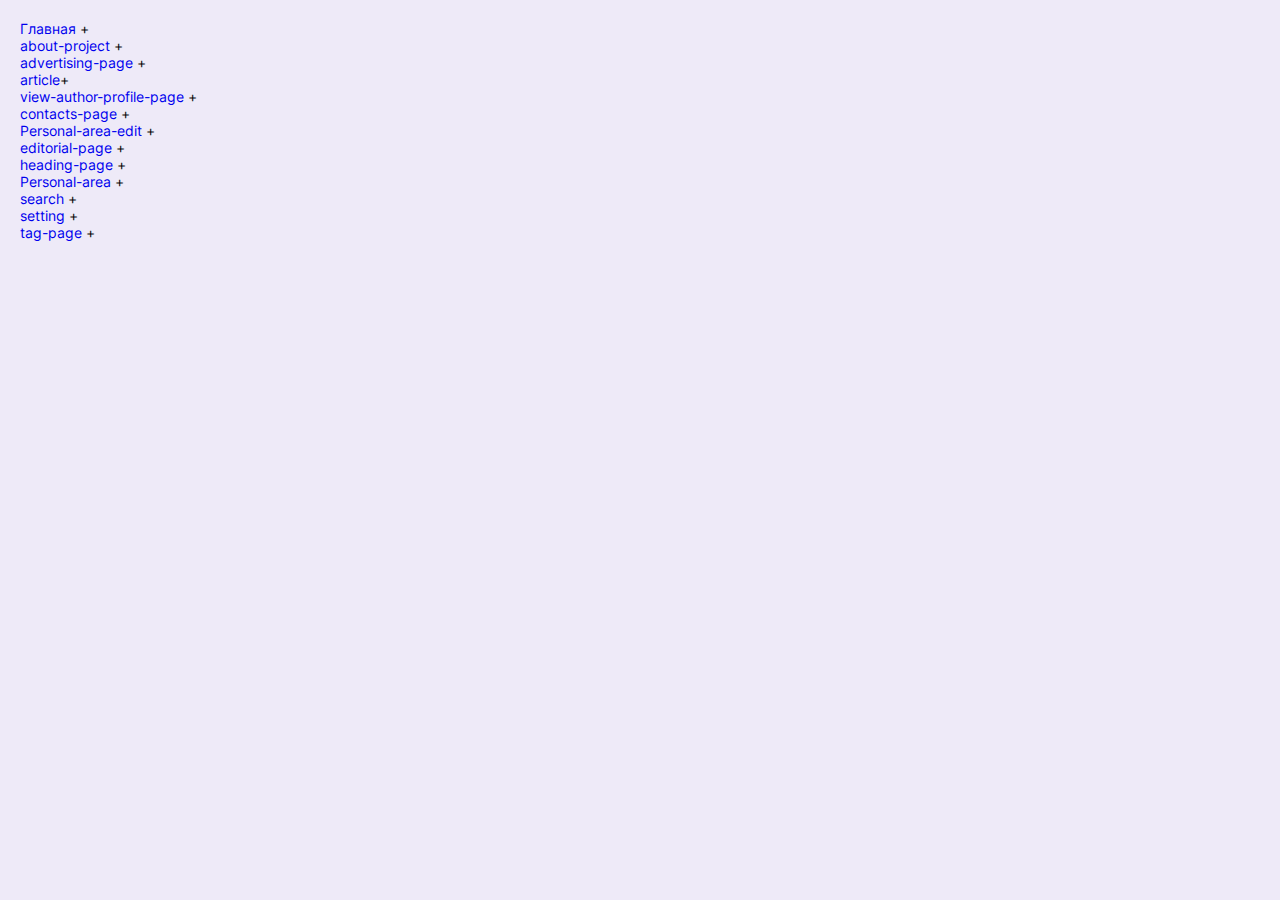
<file: map.html>
<!DOCTYPE html>
<html lang="ru">
<head>
    <meta charset="utf-8">
    <title>Главная</title>
    <meta name="description" content="Описание">

    <meta name="viewport" content="width=device-width, initial-scale=1.0">

    <link rel="stylesheet" href="assets/css/style.css">


    <link rel="stylesheet" href="assets/libs/fancybox/fancybox.css">
</head>
<body>
<div style="padding: 20px;">
    <div>
<a href="index.html">Главная</a>  +
    </div>
    <div>
<a href="about.html">about-project</a> +
    </div>
    <div>
<a href="advertising.html">advertising-page</a> +
    </div>
    <div>
<a href="article.html">article</a>+
    </div>
    <div>
<a href="author.html">view-author-profile-page</a> +
    </div>
    <div>
<a href="contact.html">contacts-page</a> +
    </div>
    <div>
<a href="edit.html">Personal-аrea-edit</a> +
    </div>
    <div>
<a href="editorial.html">editorial-page</a> +
    </div>
    <div>
<a href="heading.html">heading-page</a> +
    </div>
    <div>
<a href="personal.html">Personal-аrea</a> +
    </div>
    <div>
<a href="search.html">search</a> +
    </div>
    <div>
<a href="setting.html">setting</a> +
    </div>
    <div>
<a href="tag.html">tag-page</a> +
    </div>

</div>
</body>
</html>
</file>
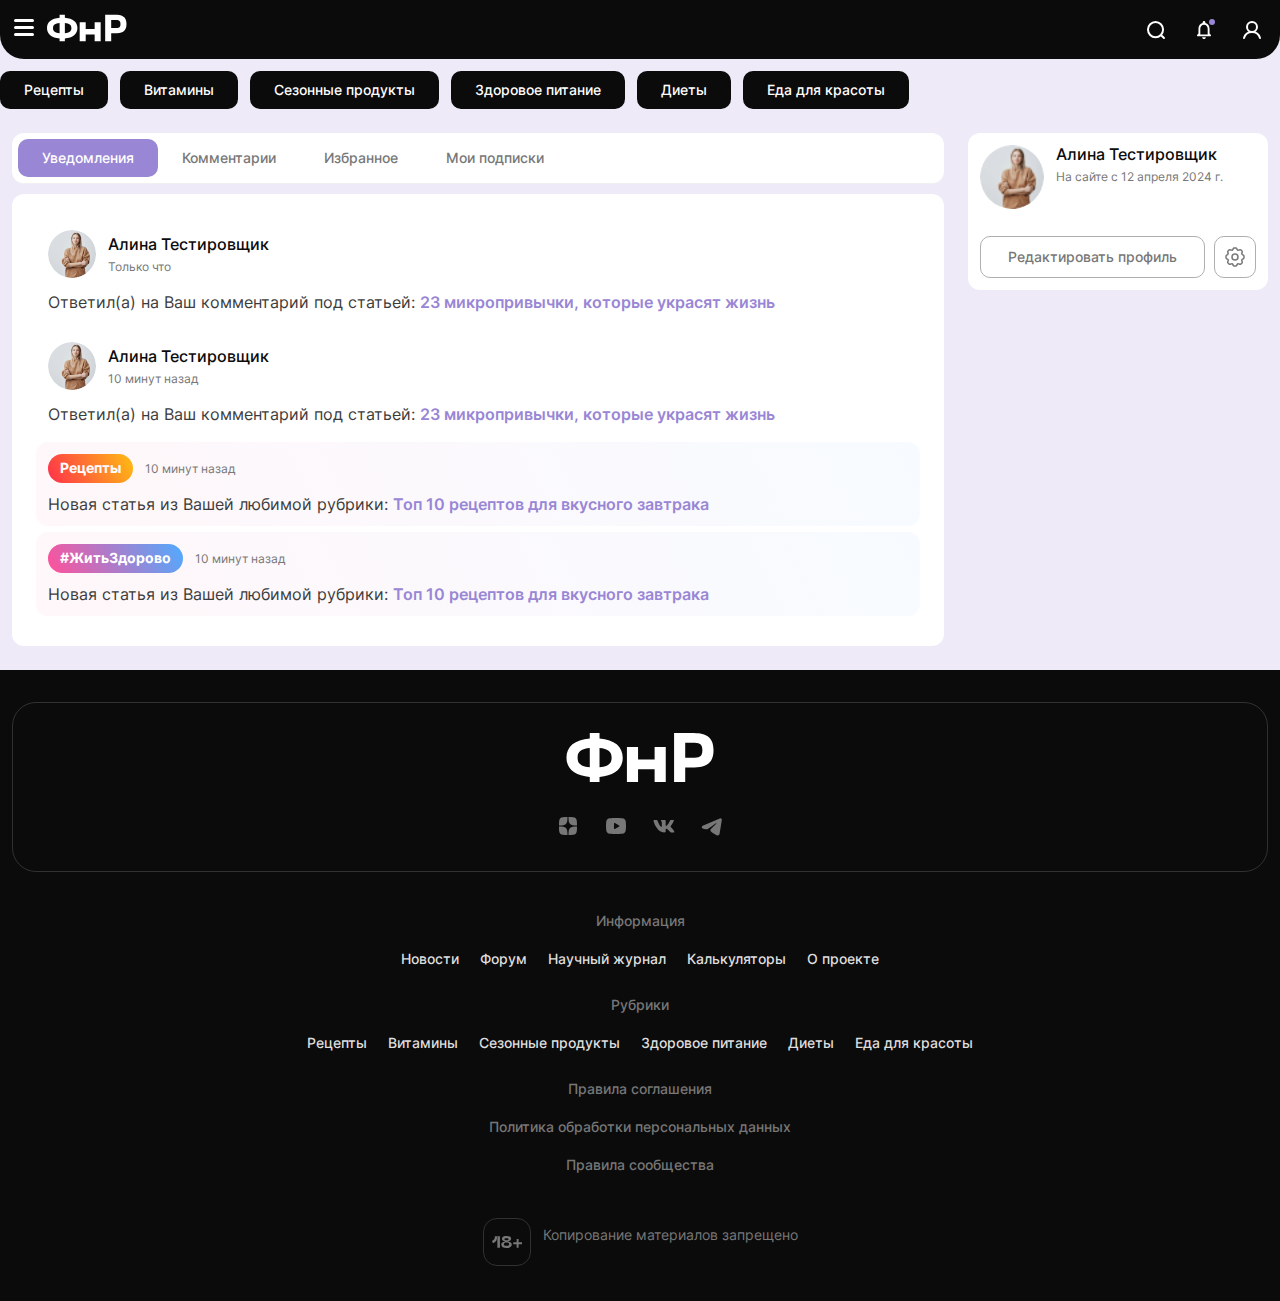
<file: personal.html>
<!DOCTYPE html>
<html lang="ru">
<head>
    <meta charset="utf-8">
    <title>Главная</title>
    <meta name="description" content="Описание">

    <meta name="viewport" content="width=device-width, initial-scale=1.0">

    <link rel="stylesheet" href="assets/css/style.css">


    <link rel="stylesheet" href="assets/libs/fancybox/fancybox.css">
    <link rel="stylesheet" href="assets/libs/swiper/swiper-bundle.min.css">
</head>
<body>
<header>
    <div class="container">
        <div class="header">
            <div class="header__top">

                <div class="header__logo">
                    <a href="/">
                        <img src="assets/images/logo.svg" alt="Logo" width="96" height="32">
                    </a>
                </div>

                <div class="header__menu menu">
                    <nav>
                        <ul class="menu__list">
                            <li class="menu__item">
                                <a href="#" class="menu__link">О проекте</a>
                            </li>
                            <li class="menu__item">
                                <a href="#" class="menu__link">Форум</a>
                            </li>
                            <li class="menu__item">
                                <a href="#" class="menu__link">Контакты</a>
                            </li>
                            <li class="menu__item">
                                <a href="#" class="menu__link">Реклама</a>
                            </li>
                            <li class="menu__item">
                                <a href="#" class="menu__link">Редакция</a>
                            </li>
                        </ul>
                    </nav>
                </div>
                <div class="header__wrap">
                    <div class="header__social social">
                        <div class="social__item">
                            <a href="#">
                                <svg width="24" height="24" viewBox="0 0 24 24" fill="none"
                                     xmlns="http://www.w3.org/2000/svg" class="default">
                                    <path d="M14.0462 14.0462C12.6923 15.4431 12.5939 17.1846 12.4769 21C16.0338 21 18.4892 20.9877 19.7569 19.7569C20.9877 18.4892 21 15.9169 21 12.4769C17.1846 12.6 15.4431 12.6923 14.0462 14.0462ZM3.00002 12.4769C3.00002 15.9169 3.01232 18.4892 4.24309 19.7569C5.51078 20.9877 7.96617 21 11.5231 21C11.4 17.1846 11.3077 15.4431 9.95386 14.0462C8.55693 12.6923 6.8154 12.5938 3.00002 12.4769ZM11.5231 3C7.9723 3 5.51077 3.0123 4.24308 4.24307C3.01231 5.51077 3 8.08307 3 11.5231C6.81538 11.4 8.55692 11.3077 9.95384 9.95384C11.3077 8.55692 11.4061 6.81538 11.5231 3ZM14.0462 9.95385C12.6923 8.55693 12.5939 6.81539 12.4769 3C16.0339 3 18.4892 3.01231 19.7569 4.24308C20.9877 5.51077 21 8.08308 21 11.5231C17.1846 11.4 15.4431 11.3077 14.0462 9.95385Z"
                                          fill="#777777"/>

                                </svg>
                                <svg width="24" height="24" viewBox="0 0 24 24" fill="none"
                                     xmlns="http://www.w3.org/2000/svg" class="hover">
                                    <g clip-path="url(#clip0_296_82381)">
                                        <path d="M14.7282 14.7282C12.9231 16.5908 12.7918 18.9128 12.6359 24C17.3785 24 20.6523 23.9836 22.3426 22.3426C23.9836 20.6523 24 17.2226 24 12.6359C18.9128 12.8 16.5908 12.9231 14.7282 14.7282ZM2.08145e-05 12.6359C2.08145e-05 17.2226 0.016431 20.6523 1.65746 22.3426C3.34771 23.9836 6.62155 24 11.3641 24C11.2 18.9128 11.0769 16.5908 9.27181 14.7282C7.40925 12.9231 5.0872 12.7918 2.08145e-05 12.6359ZM11.3641 -4.10814e-06C6.62974 -4.10814e-06 3.34769 0.0164063 1.65743 1.65743C0.0164102 3.34769 0 6.77743 0 11.3641C5.08717 11.2 7.40922 11.0769 9.27179 9.27179C11.0769 7.40923 11.2082 5.08718 11.3641 -4.10814e-06ZM14.7282 9.2718C12.9231 7.40924 12.7918 5.08718 12.6359 4.10814e-06C17.3785 4.10814e-06 20.6523 0.0164143 22.3426 1.65744C23.9836 3.3477 24 6.77744 24 11.3641C18.9128 11.2 16.5908 11.0769 14.7282 9.2718Z"
                                              fill="url(#paint0_linear_296_8238)"/>
                                    </g>
                                    <defs>
                                        <linearGradient id="paint0_linear_296_8238" x1="-4.56" y1="14.28" x2="24" y2="0"
                                                        gradientUnits="userSpaceOnUse">
                                            <stop offset="0" stop-color="#FF519A"/>
                                            <stop offset="1" stop-color="#50ABFF"/>
                                        </linearGradient>
                                        <clipPath id="clip0_296_82381">
                                            <rect width="24" height="24" fill="white"/>
                                        </clipPath>
                                    </defs>
                                </svg>
                            </a>
                        </div>
                        <div class="social__item">
                            <a href="#">
                                <svg width="24" height="24" viewBox="0 0 24 24" fill="none" class="default"
                                     xmlns="http://www.w3.org/2000/svg">
                                    <g clip-path="url(#clip0_631_123581)">
                                        <path fill-rule="evenodd" clip-rule="evenodd"
                                              d="M12 4C12.855 4 13.732 4.022 14.582 4.058L15.586 4.106L16.547 4.163L17.447 4.224L18.269 4.288C19.161 4.35628 20.0004 4.73695 20.6395 5.36304C21.2786 5.98913 21.6764 6.82054 21.763 7.711L21.803 8.136L21.878 9.046C21.948 9.989 22 11.017 22 12C22 12.983 21.948 14.011 21.878 14.954L21.803 15.864C21.79 16.01 21.777 16.151 21.763 16.289C21.6764 17.1796 21.2784 18.0112 20.6391 18.6373C19.9999 19.2634 19.1602 19.6439 18.268 19.712L17.448 19.775L16.548 19.837L15.586 19.894L14.582 19.942C13.7218 19.9794 12.861 19.9987 12 20C11.139 19.9987 10.2782 19.9794 9.418 19.942L8.414 19.894L7.453 19.837L6.553 19.775L5.731 19.712C4.83895 19.6437 3.99955 19.2631 3.36047 18.637C2.72139 18.0109 2.32357 17.1795 2.237 16.289L2.197 15.864L2.122 14.954C2.04554 13.9711 2.00484 12.9858 2 12C2 11.017 2.052 9.989 2.122 9.046L2.197 8.136C2.21 7.99 2.223 7.849 2.237 7.711C2.32354 6.8207 2.72122 5.98942 3.36009 5.36334C3.99897 4.73727 4.83813 4.3565 5.73 4.288L6.551 4.224L7.451 4.163L8.413 4.106L9.417 4.058C10.2775 4.02063 11.1387 4.0013 12 4ZM10 9.575V14.425C10 14.887 10.5 15.175 10.9 14.945L15.1 12.52C15.1914 12.4674 15.2673 12.3916 15.3201 12.3003C15.3729 12.209 15.4007 12.1055 15.4007 12C15.4007 11.8945 15.3729 11.791 15.3201 11.6997C15.2673 11.6084 15.1914 11.5326 15.1 11.48L10.9 9.056C10.8088 9.00332 10.7053 8.9756 10.5999 8.97562C10.4945 8.97563 10.3911 9.00339 10.2998 9.0561C10.2086 9.1088 10.1329 9.1846 10.0802 9.27587C10.0276 9.36713 9.99993 9.47065 10 9.576V9.575Z"
                                              fill="#777777"/>
                                    </g>
                                    <defs>
                                        <clipPath id="clip0_631_123581">
                                            <rect width="24" height="24" fill="white"/>
                                        </clipPath>
                                    </defs>
                                </svg>

                                <svg width="24" height="24" viewBox="0 0 24 24" fill="none"
                                     xmlns="http://www.w3.org/2000/svg" class="hover">
                                    <g clip-path="url(#clip0_296_82462)">
                                        <path fill-rule="evenodd" clip-rule="evenodd"
                                              d="M12 2C13.026 2 14.0784 2.0275 15.0984 2.0725L16.3032 2.1325L17.4564 2.20375L18.5364 2.28L19.5228 2.36C20.5933 2.44535 21.6005 2.92118 22.3674 3.7038C23.1343 4.48642 23.6117 5.52567 23.7156 6.63875L23.7636 7.17L23.8536 8.3075C23.9376 9.48625 24 10.7712 24 12C24 13.2288 23.9376 14.5138 23.8536 15.6925L23.7636 16.83C23.748 17.0125 23.7324 17.1887 23.7156 17.3612C23.6117 18.4745 23.1341 19.5139 22.367 20.2966C21.5998 21.0792 20.5923 21.5549 19.5216 21.64L18.5376 21.7188L17.4576 21.7962L16.3032 21.8675L15.0984 21.9275C14.0662 21.9742 13.0332 21.9984 12 22C10.9668 21.9984 9.9338 21.9742 8.9016 21.9275L7.6968 21.8675L6.5436 21.7962L5.4636 21.7188L4.4772 21.64C3.40674 21.5547 2.39946 21.0788 1.63257 20.2962C0.865672 19.5136 0.388289 18.4743 0.2844 17.3612L0.2364 16.83L0.1464 15.6925C0.0546451 14.4639 0.00581282 13.2323 0 12C0 10.7712 0.0624 9.48625 0.1464 8.3075L0.2364 7.17C0.252 6.9875 0.2676 6.81125 0.2844 6.63875C0.388249 5.52587 0.86546 4.48677 1.63211 3.70418C2.39876 2.92159 3.40575 2.44563 4.476 2.36L5.4612 2.28L6.5412 2.20375L7.6956 2.1325L8.9004 2.0725C9.933 2.02579 10.9664 2.00162 12 2ZM9.6 8.96875V15.0312C9.6 15.6088 10.2 15.9688 10.68 15.6812L15.72 12.65C15.8297 12.5842 15.9208 12.4895 15.9841 12.3754C16.0475 12.2613 16.0808 12.1318 16.0808 12C16.0808 11.8682 16.0475 11.7387 15.9841 11.6246C15.9208 11.5105 15.8297 11.4158 15.72 11.35L10.68 8.32C10.5705 8.25415 10.4463 8.2195 10.3199 8.21952C10.1935 8.21954 10.0693 8.25424 9.9598 8.32012C9.85033 8.386 9.75945 8.48075 9.69629 8.59483C9.63313 8.70891 9.59992 8.83831 9.6 8.97V8.96875Z"
                                              fill="url(#paint0_linear_296_82461)"/>
                                    </g>
                                    <defs>
                                        <linearGradient id="paint0_linear_296_82461" x1="-4.56" y1="13.9" x2="21.69"
                                                        y2="-1.85" gradientUnits="userSpaceOnUse">
                                            <stop offset="0" stop-color="#FF519A"/>
                                            <stop offset="1" stop-color="#50ABFF"/>
                                        </linearGradient>
                                        <clipPath id="clip0_296_82462">
                                            <rect width="24" height="24" fill="white"/>
                                        </clipPath>
                                    </defs>
                                </svg>
                            </a>
                        </div>
                        <div class="social__item">
                            <a href="#">
                                <svg width="24" height="24" viewBox="0 0 24 24" class="default" fill="none"
                                     xmlns="http://www.w3.org/2000/svg">
                                    <path d="M21.504 18.3813H19.222C18.359 18.3813 18.099 17.6823 16.552 16.1343C15.2 14.8313 14.629 14.6693 14.287 14.6693C13.814 14.6693 13.685 14.7993 13.685 15.4503V17.5023C13.685 18.0573 13.505 18.3823 12.055 18.3823C10.6483 18.2878 9.28416 17.8605 8.07497 17.1355C6.86578 16.4105 5.84612 15.4086 5.1 14.2123C3.32839 12.0074 2.09571 9.41941 1.5 6.65433C1.5 6.31233 1.63 6.00233 2.282 6.00233H4.562C5.148 6.00233 5.359 6.26333 5.589 6.86633C6.696 10.1243 8.585 12.9583 9.352 12.9583C9.646 12.9583 9.774 12.8283 9.774 12.0953V8.73933C9.677 7.20833 8.864 7.07933 8.864 6.52533C8.87428 6.37917 8.94114 6.24278 9.05037 6.14513C9.15961 6.04747 9.30261 5.99625 9.449 6.00233H13.033C13.523 6.00233 13.685 6.24633 13.685 6.83233V11.3623C13.685 11.8513 13.895 12.0133 14.043 12.0133C14.337 12.0133 14.563 11.8513 15.102 11.3133C16.2574 9.90432 17.2013 8.3345 17.904 6.65333C17.9759 6.45149 18.1119 6.27871 18.2912 6.16135C18.4705 6.04399 18.6832 5.9885 18.897 6.00333H21.178C21.862 6.00333 22.007 6.34533 21.862 6.83333C21.0324 8.69175 20.0058 10.4558 18.8 12.0953C18.554 12.4703 18.456 12.6653 18.8 13.1053C19.026 13.4473 19.826 14.1153 20.363 14.7503C21.145 15.5303 21.794 16.4323 22.285 17.4203C22.481 18.0563 22.155 18.3813 21.504 18.3813Z"
                                          fill="#777777"/>
                                </svg>
                                <svg width="24" height="24" viewBox="0 0 24 24" fill="none"
                                     xmlns="http://www.w3.org/2000/svg" class="hover">
                                    <path d="M23.0356 18.9989H20.4078C19.414 18.9989 19.1146 18.2085 17.3331 16.4581C15.7762 14.9848 15.1187 14.8016 14.7249 14.8016C14.1802 14.8016 14.0316 14.9486 14.0316 15.6847V18.005C14.0316 18.6325 13.8244 19 12.1546 19C10.5347 18.8931 8.96385 18.4099 7.5714 17.5902C6.17896 16.7704 5.00478 15.6375 4.14558 14.2848C2.10548 11.7916 0.685987 8.86534 0 5.73877C0 5.35206 0.149702 5.00153 0.900512 5.00153H3.52605C4.20085 5.00153 4.44383 5.29666 4.70869 5.97849C5.98345 9.66241 8.15873 12.8669 9.04197 12.8669C9.38053 12.8669 9.52793 12.7199 9.52793 11.8911V8.09635C9.41623 6.3652 8.48001 6.21933 8.48001 5.59291C8.49186 5.42764 8.56885 5.27342 8.69463 5.163C8.82042 5.05257 8.98509 4.99465 9.15367 5.00153H13.2808C13.8451 5.00153 14.0316 5.27743 14.0316 5.94004V11.0623C14.0316 11.6152 14.2735 11.7984 14.4439 11.7984C14.7824 11.7984 15.0427 11.6152 15.6634 11.0069C16.9938 9.41364 18.0808 7.63859 18.89 5.73764C18.9729 5.50941 19.1294 5.31404 19.3359 5.18134C19.5424 5.04864 19.7874 4.98589 20.0335 5.00266H22.6602C23.4479 5.00266 23.6148 5.38938 23.4479 5.94117C22.4925 8.04254 21.3104 10.0373 19.9218 11.8911C19.6385 12.3151 19.5257 12.5356 19.9218 13.0331C20.1821 13.4198 21.1033 14.1752 21.7217 14.8932C22.6222 15.7752 23.3696 16.7951 23.935 17.9122C24.1607 18.6314 23.7853 18.9989 23.0356 18.9989Z"
                                          fill="url(#paint0_linear_296_82182)"/>
                                    <defs>
                                        <linearGradient id="paint0_linear_296_82182" x1="-4.56" y1="13.33" x2="16.02"
                                                        y2="-4.31" gradientUnits="userSpaceOnUse">
                                            <stop offset="0" stop-color="#FF519A"/>
                                            <stop offset="1" stop-color="#50ABFF"/>
                                        </linearGradient>
                                    </defs>
                                </svg>
                            </a>
                        </div>
                        <div class="social__item">
                            <a href="#">
                                <svg width="24" height="24" viewBox="0 0 24 24" class="default" fill="none"
                                     xmlns="http://www.w3.org/2000/svg">
                                    <g clip-path="url(#clip0_631_1236431)">
                                        <path fill-rule="evenodd" clip-rule="evenodd"
                                              d="M19.7767 4.42997C20.0238 4.32596 20.2943 4.29008 20.5599 4.32608C20.8256 4.36208 21.0768 4.46863 21.2873 4.63465C21.4979 4.80067 21.6601 5.02008 21.757 5.27005C21.854 5.52002 21.8822 5.79141 21.8387 6.05597L19.5707 19.813C19.3507 21.14 17.8947 21.901 16.6777 21.24C15.6597 20.687 14.1477 19.835 12.7877 18.946C12.1077 18.501 10.0247 17.076 10.2807 16.062C10.5007 15.195 14.0007 11.937 16.0007 9.99997C16.7857 9.23897 16.4277 8.79997 15.5007 9.49997C13.1987 11.238 9.50265 13.881 8.28065 14.625C7.20265 15.281 6.64065 15.393 5.96865 15.281C4.74265 15.077 3.60565 14.761 2.67765 14.376C1.42365 13.856 1.48465 12.132 2.67665 11.63L19.7767 4.42997Z"
                                              fill="#777777"/>
                                    </g>
                                    <defs>
                                        <clipPath id="clip0_631_1236431">
                                            <rect width="24" height="24" fill="white"/>
                                        </clipPath>
                                    </defs>
                                </svg>
                                <svg width="24" height="24" viewBox="0 0 24 24" fill="none"
                                     xmlns="http://www.w3.org/2000/svg" class="hover">
                                    <g clip-path="url(#clip0_296_82251)">
                                        <path fill-rule="evenodd" clip-rule="evenodd"
                                              d="M21.514 2.14367C21.8091 2.01646 22.1321 1.97258 22.4493 2.01661C22.7666 2.06064 23.0665 2.19096 23.3179 2.39401C23.5693 2.59706 23.763 2.86542 23.8788 3.17114C23.9946 3.47687 24.0282 3.8088 23.9762 4.13237L21.268 20.9581C21.0053 22.5811 19.2667 23.5118 17.8135 22.7034C16.5979 22.027 14.7924 20.985 13.1684 19.8977C12.3564 19.3534 9.86912 17.6106 10.1748 16.3704C10.4375 15.31 14.6169 11.3252 17.0051 8.95614C17.9424 8.02539 17.515 7.48846 16.408 8.34461C13.6592 10.4703 9.2458 13.7029 7.78661 14.6128C6.49937 15.4152 5.82828 15.5521 5.02584 15.4152C3.56187 15.1656 2.20418 14.7792 1.09605 14.3083C-0.401352 13.6723 -0.328512 11.5637 1.09486 10.9497L21.514 2.14367Z"
                                              fill="url(#paint0_linear_296_8225)"/>
                                    </g>
                                    <defs>
                                        <linearGradient id="paint0_linear_296_8225" x1="-4.56" y1="14.495" x2="22.3523"
                                                        y2="-0.883461" gradientUnits="userSpaceOnUse">
                                            <stop offset="0" stop-color="#FF519A"/>
                                            <stop offset="1" stop-color="#50ABFF"/>
                                        </linearGradient>
                                        <clipPath id="clip0_296_82251">
                                            <rect width="24" height="24" fill="white"/>
                                        </clipPath>
                                    </defs>
                                </svg>
                            </a>
                        </div>
                    </div>
                    <form class="header__search search">
                        <input type="search" value="" name="search" id="search" class="search__input"
                               placeholder="Поиск">
                        <button type="button" class="search__button" aria-label="Поиск"></button>
                        <button type="button" class="search__close" aria-label="Закрыть"></button>
                    </form>
                    <button class="header__notification" data-fancybox="notification" aria-label="Уведомления"
                            data-src="#modal-notification">

                        <svg width="24" height="24" viewBox="0 0 24 24" fill="none" xmlns="http://www.w3.org/2000/svg">
                            <path d="M18.7268 16.6523L17.5365 15.4615V10.8462C17.5365 8.01231 16.0232 5.64 13.3842 5.01231V4.38462C13.3842 3.61846 12.766 3 12.0002 3C11.2343 3 10.6161 3.61846 10.6161 4.38462V5.01231C7.96789 5.64 6.46387 8.00308 6.46387 10.8462V15.4615L5.27356 16.6523C4.69225 17.2338 5.09825 18.2308 5.91946 18.2308H18.0716C18.9021 18.2308 19.3081 17.2338 18.7268 16.6523ZM15.691 16.3846H8.3093V10.8462C8.3093 8.55692 9.7026 6.69231 12.0002 6.69231C14.2977 6.69231 15.691 8.55692 15.691 10.8462V16.3846ZM12.0002 21C13.0151 21 13.8456 20.1692 13.8456 19.1538H10.1547C10.1547 19.6435 10.3492 20.1131 10.6952 20.4593C11.0413 20.8055 11.5107 21 12.0002 21Z"
                                  fill="white"/>
                            <path d="M15.691 16.3846H8.3093V10.8462C8.3093 8.55692 9.7026 6.69231 12.0002 6.69231C14.2977 6.69231 15.691 8.55692 15.691 10.8462V16.3846Z"
                                  fill="#9986D5" class="active_visible"/>
                            <circle cx="20" cy="4" r="3" fill="#9986D5"/>
                        </svg>
                    </button>
                    <button class="header__account" aria-label="Аккаунт" data-fancybox data-src="#modal-signin">
                        <svg width="24" height="24" viewBox="0 0 24 24" fill="none" xmlns="http://www.w3.org/2000/svg">
                            <circle cx="12" cy="9" r="5" stroke="white" stroke-width="2"/>
                            <path d="M20 20C18.9175 16.2886 15.866 14 12 14C8.13401 14 5.08248 16.2886 4 20"
                                  stroke="white" stroke-width="2" stroke-linecap="round"/>
                        </svg>

                    </button>
                    <button class="header__account hidden" aria-label="Аккаунт">
                        <img src="assets/images/user.png" alt="user" width="32" height="32">

                    </button>
                </div>
            </div>
            <div class="header__bottom">
                <div class="header__rubric rubric swiper">
                    <div class="swiper-wrapper">
                        <div class="swiper-slide rubric__item">
                            <a href="#" class="rubric__link">Рецепты</a>

                        </div>
                        <div class="swiper-slide rubric__item">
                            <a href="#" class="rubric__link">Витамины</a>

                        </div>
                        <div class="swiper-slide rubric__item">
                            <a href="#" class="rubric__link">Сезонные продукты</a>

                        </div>
                        <div class="swiper-slide rubric__item">
                            <a href="#" class="rubric__link">Здоровое питание</a>

                        </div>
                        <div class="swiper-slide rubric__item">
                            <a href="#" class="rubric__link">Диеты</a>

                        </div>
                        <div class="swiper-slide rubric__item">
                            <a href="#" class="rubric__link">Еда для красоты</a>

                        </div>
                        <div class="swiper-slide rubric__item">
                            <a href="#" class="rubric__link">Диеты</a>

                        </div>
                        <div class="swiper-slide rubric__item">
                            <a href="#" class="rubric__link">Еда для красоты</a>

                        </div>
                        <div class="swiper-slide rubric__item">
                            <a href="#" class="rubric__link">Диеты</a>

                        </div>
                        <div class="swiper-slide rubric__item">
                            <a href="#" class="rubric__link">Еда для красоты</a>

                        </div>
                        <div class="swiper-slide rubric__item">
                            <a href="#" class="rubric__link">Диеты</a>

                        </div>
                        <div class="swiper-slide rubric__item">
                            <a href="#" class="rubric__link">Еда для красоты</a>

                        </div>
                        <div class="swiper-slide rubric__item">
                            <a href="#" class="rubric__link">Диеты</a>

                        </div>
                        <div class="swiper-slide rubric__item">
                            <a href="#" class="rubric__link">Еда для красоты</a>

                        </div>

                    </div>

                    <div class="slider-prev"></div>
                    <div class="slider-next">
                        <div>
                            <svg width="14" height="14" viewBox="0 0 14 14" fill="none" xmlns="http://www.w3.org/2000/svg">
                                <path d="M5.25 11.0837L9.33333 7.00033L5.25 2.91699" stroke="white" stroke-width="2" stroke-linecap="round" stroke-linejoin="round"/>
                            </svg>
                        </div>
                    </div>
                </div>
                <div class="header__form modal-form">
                    <button class="modal-form__button" data-fancybox data-src="#modal-question"
                            aria-label="Есть вопрос?">Есть вопрос?
                    </button>

                </div>
            </div>
        </div>
        <div class="header__mobile mobile">
            <input type="checkbox" id="burger-checkbox" class="header__checkbox">
            <label for="burger-checkbox" class="header__burger"><img src="assets/images/menu.svg" alt="Меню" width="24"
                                                                     height="24"></label>
            <div class="mobile__content">
                <div class="mobile__top">
                    <div class="mobile__close"></div>
                    <div class="mobile__logo">
                        <a href="/">
                            <img src="assets/images/logo-dark.svg" alt="logo" width="80" height="32">
                        </a>
                    </div>

                </div>

                <div class="header__menu menu header__menu_mobile">

                    <div class="menu__wrap">
                        <div class="menu__title">Информация</div>
                        <ul class="menu__list">
                            <li class="menu__item">
                                <a href="#" class="menu__link">О проекте</a>
                            </li>
                            <li class="menu__item">
                                <a href="#" class="menu__link">Форум</a>
                            </li>
                            <li class="menu__item">
                                <a href="#" class="menu__link">Контакты</a>
                            </li>
                            <li class="menu__item">
                                <a href="#" class="menu__link">Реклама</a>
                            </li>
                            <li class="menu__item">
                                <a href="#" class="menu__link">Редакция</a>
                            </li>
                        </ul>
                    </div>
                    <div class="menu__wrap">
                        <div class="menu__title menu__title_margin">Рубрики</div>
                        <ul class="menu__list">
                            <li class="menu__item menu__item_margin">
                                <a href="#" class="menu__link">Рецепты</a>
                            </li>
                            <li class="menu__item menu__item_margin">
                                <a href="#" class="menu__link">Витамины</a>
                            </li>
                            <li class="menu__item menu__item_margin">
                                <a href="#" class="menu__link">Сезонные продукты</a>
                            </li>
                            <li class="menu__item menu__item_margin">
                                <a href="#" class="menu__link">Здоровое питание</a>
                            </li>
                            <li class="menu__item menu__item_margin">
                                <a href="#" class="menu__link">Диенты</a>
                            </li>
                            <li class="menu__item menu__item_margin">
                                <a href="#" class="menu__link">Еда для красоты</a>
                            </li>
                        </ul>
                    </div>

                </div>
                <div class="mobile__social">
                    <div class="menu__title menu__title_margin">Мы в соцсетях</div>
                    <div class="social">
                        <div class="social__item">
                            <a href="#">
                                <svg width="24" height="24" viewBox="0 0 24 24" fill="none"
                                     xmlns="http://www.w3.org/2000/svg" class="default">
                                    <path d="M14.0462 14.0462C12.6923 15.4431 12.5939 17.1846 12.4769 21C16.0338 21 18.4892 20.9877 19.7569 19.7569C20.9877 18.4892 21 15.9169 21 12.4769C17.1846 12.6 15.4431 12.6923 14.0462 14.0462ZM3.00002 12.4769C3.00002 15.9169 3.01232 18.4892 4.24309 19.7569C5.51078 20.9877 7.96617 21 11.5231 21C11.4 17.1846 11.3077 15.4431 9.95386 14.0462C8.55693 12.6923 6.8154 12.5938 3.00002 12.4769ZM11.5231 3C7.9723 3 5.51077 3.0123 4.24308 4.24307C3.01231 5.51077 3 8.08307 3 11.5231C6.81538 11.4 8.55692 11.3077 9.95384 9.95384C11.3077 8.55692 11.4061 6.81538 11.5231 3ZM14.0462 9.95385C12.6923 8.55693 12.5939 6.81539 12.4769 3C16.0339 3 18.4892 3.01231 19.7569 4.24308C20.9877 5.51077 21 8.08308 21 11.5231C17.1846 11.4 15.4431 11.3077 14.0462 9.95385Z"
                                          fill="#777777"/>

                                </svg>
                                <svg width="24" height="24" viewBox="0 0 24 24" fill="none"
                                     xmlns="http://www.w3.org/2000/svg" class="hover">
                                    <g clip-path="url(#clip0_296_82382)">
                                        <path d="M14.7282 14.7282C12.9231 16.5908 12.7918 18.9128 12.6359 24C17.3785 24 20.6523 23.9836 22.3426 22.3426C23.9836 20.6523 24 17.2226 24 12.6359C18.9128 12.8 16.5908 12.9231 14.7282 14.7282ZM2.08145e-05 12.6359C2.08145e-05 17.2226 0.016431 20.6523 1.65746 22.3426C3.34771 23.9836 6.62155 24 11.3641 24C11.2 18.9128 11.0769 16.5908 9.27181 14.7282C7.40925 12.9231 5.0872 12.7918 2.08145e-05 12.6359ZM11.3641 -4.10814e-06C6.62974 -4.10814e-06 3.34769 0.0164063 1.65743 1.65743C0.0164102 3.34769 0 6.77743 0 11.3641C5.08717 11.2 7.40922 11.0769 9.27179 9.27179C11.0769 7.40923 11.2082 5.08718 11.3641 -4.10814e-06ZM14.7282 9.2718C12.9231 7.40924 12.7918 5.08718 12.6359 4.10814e-06C17.3785 4.10814e-06 20.6523 0.0164143 22.3426 1.65744C23.9836 3.3477 24 6.77744 24 11.3641C18.9128 11.2 16.5908 11.0769 14.7282 9.2718Z"
                                              fill="url(#paint0_linear_296_82382)"/>
                                    </g>
                                    <defs>
                                        <linearGradient id="paint0_linear_296_82382" x1="-4.56" y1="14.28" x2="24"
                                                        y2="0" gradientUnits="userSpaceOnUse">
                                            <stop offset="0" stop-color="#FF519A"/>
                                            <stop offset="1" stop-color="#50ABFF"/>
                                        </linearGradient>
                                        <clipPath id="clip0_296_82382">
                                            <rect width="24" height="24" fill="white"/>
                                        </clipPath>
                                    </defs>
                                </svg>
                            </a>
                        </div>
                        <div class="social__item">
                            <a href="#">
                                <svg width="24" height="24" viewBox="0 0 24 24" fill="none" class="default"
                                     xmlns="http://www.w3.org/2000/svg">
                                    <g clip-path="url(#clip0_631_123582)">
                                        <path fill-rule="evenodd" clip-rule="evenodd"
                                              d="M12 4C12.855 4 13.732 4.022 14.582 4.058L15.586 4.106L16.547 4.163L17.447 4.224L18.269 4.288C19.161 4.35628 20.0004 4.73695 20.6395 5.36304C21.2786 5.98913 21.6764 6.82054 21.763 7.711L21.803 8.136L21.878 9.046C21.948 9.989 22 11.017 22 12C22 12.983 21.948 14.011 21.878 14.954L21.803 15.864C21.79 16.01 21.777 16.151 21.763 16.289C21.6764 17.1796 21.2784 18.0112 20.6391 18.6373C19.9999 19.2634 19.1602 19.6439 18.268 19.712L17.448 19.775L16.548 19.837L15.586 19.894L14.582 19.942C13.7218 19.9794 12.861 19.9987 12 20C11.139 19.9987 10.2782 19.9794 9.418 19.942L8.414 19.894L7.453 19.837L6.553 19.775L5.731 19.712C4.83895 19.6437 3.99955 19.2631 3.36047 18.637C2.72139 18.0109 2.32357 17.1795 2.237 16.289L2.197 15.864L2.122 14.954C2.04554 13.9711 2.00484 12.9858 2 12C2 11.017 2.052 9.989 2.122 9.046L2.197 8.136C2.21 7.99 2.223 7.849 2.237 7.711C2.32354 6.8207 2.72122 5.98942 3.36009 5.36334C3.99897 4.73727 4.83813 4.3565 5.73 4.288L6.551 4.224L7.451 4.163L8.413 4.106L9.417 4.058C10.2775 4.02063 11.1387 4.0013 12 4ZM10 9.575V14.425C10 14.887 10.5 15.175 10.9 14.945L15.1 12.52C15.1914 12.4674 15.2673 12.3916 15.3201 12.3003C15.3729 12.209 15.4007 12.1055 15.4007 12C15.4007 11.8945 15.3729 11.791 15.3201 11.6997C15.2673 11.6084 15.1914 11.5326 15.1 11.48L10.9 9.056C10.8088 9.00332 10.7053 8.9756 10.5999 8.97562C10.4945 8.97563 10.3911 9.00339 10.2998 9.0561C10.2086 9.1088 10.1329 9.1846 10.0802 9.27587C10.0276 9.36713 9.99993 9.47065 10 9.576V9.575Z"
                                              fill="#777777"/>
                                    </g>
                                    <defs>
                                        <clipPath id="clip0_631_123582">
                                            <rect width="24" height="24" fill="white"/>
                                        </clipPath>
                                    </defs>
                                </svg>

                                <svg width="24" height="24" viewBox="0 0 24 24" fill="none"
                                     xmlns="http://www.w3.org/2000/svg" class="hover">
                                    <g clip-path="url(#clip0_296_82463)">
                                        <path fill-rule="evenodd" clip-rule="evenodd"
                                              d="M12 2C13.026 2 14.0784 2.0275 15.0984 2.0725L16.3032 2.1325L17.4564 2.20375L18.5364 2.28L19.5228 2.36C20.5933 2.44535 21.6005 2.92118 22.3674 3.7038C23.1343 4.48642 23.6117 5.52567 23.7156 6.63875L23.7636 7.17L23.8536 8.3075C23.9376 9.48625 24 10.7712 24 12C24 13.2288 23.9376 14.5138 23.8536 15.6925L23.7636 16.83C23.748 17.0125 23.7324 17.1887 23.7156 17.3612C23.6117 18.4745 23.1341 19.5139 22.367 20.2966C21.5998 21.0792 20.5923 21.5549 19.5216 21.64L18.5376 21.7188L17.4576 21.7962L16.3032 21.8675L15.0984 21.9275C14.0662 21.9742 13.0332 21.9984 12 22C10.9668 21.9984 9.9338 21.9742 8.9016 21.9275L7.6968 21.8675L6.5436 21.7962L5.4636 21.7188L4.4772 21.64C3.40674 21.5547 2.39946 21.0788 1.63257 20.2962C0.865672 19.5136 0.388289 18.4743 0.2844 17.3612L0.2364 16.83L0.1464 15.6925C0.0546451 14.4639 0.00581282 13.2323 0 12C0 10.7712 0.0624 9.48625 0.1464 8.3075L0.2364 7.17C0.252 6.9875 0.2676 6.81125 0.2844 6.63875C0.388249 5.52587 0.86546 4.48677 1.63211 3.70418C2.39876 2.92159 3.40575 2.44563 4.476 2.36L5.4612 2.28L6.5412 2.20375L7.6956 2.1325L8.9004 2.0725C9.933 2.02579 10.9664 2.00162 12 2ZM9.6 8.96875V15.0312C9.6 15.6088 10.2 15.9688 10.68 15.6812L15.72 12.65C15.8297 12.5842 15.9208 12.4895 15.9841 12.3754C16.0475 12.2613 16.0808 12.1318 16.0808 12C16.0808 11.8682 16.0475 11.7387 15.9841 11.6246C15.9208 11.5105 15.8297 11.4158 15.72 11.35L10.68 8.32C10.5705 8.25415 10.4463 8.2195 10.3199 8.21952C10.1935 8.21954 10.0693 8.25424 9.9598 8.32012C9.85033 8.386 9.75945 8.48075 9.69629 8.59483C9.63313 8.70891 9.59992 8.83831 9.6 8.97V8.96875Z"
                                              fill="url(#paint0_linear_296_82462)"/>
                                    </g>
                                    <defs>
                                        <linearGradient id="paint0_linear_296_82462" x1="-4.56" y1="13.9" x2="21.69"
                                                        y2="-1.85" gradientUnits="userSpaceOnUse">
                                            <stop offset="0" stop-color="#FF519A"/>
                                            <stop offset="1" stop-color="#50ABFF"/>
                                        </linearGradient>
                                        <clipPath id="clip0_296_82463">
                                            <rect width="24" height="24" fill="white"/>
                                        </clipPath>
                                    </defs>
                                </svg>
                            </a>
                        </div>
                        <div class="social__item">
                            <a href="#">
                                <svg width="24" height="24" viewBox="0 0 24 24" class="default" fill="none"
                                     xmlns="http://www.w3.org/2000/svg">
                                    <path d="M21.504 18.3813H19.222C18.359 18.3813 18.099 17.6823 16.552 16.1343C15.2 14.8313 14.629 14.6693 14.287 14.6693C13.814 14.6693 13.685 14.7993 13.685 15.4503V17.5023C13.685 18.0573 13.505 18.3823 12.055 18.3823C10.6483 18.2878 9.28416 17.8605 8.07497 17.1355C6.86578 16.4105 5.84612 15.4086 5.1 14.2123C3.32839 12.0074 2.09571 9.41941 1.5 6.65433C1.5 6.31233 1.63 6.00233 2.282 6.00233H4.562C5.148 6.00233 5.359 6.26333 5.589 6.86633C6.696 10.1243 8.585 12.9583 9.352 12.9583C9.646 12.9583 9.774 12.8283 9.774 12.0953V8.73933C9.677 7.20833 8.864 7.07933 8.864 6.52533C8.87428 6.37917 8.94114 6.24278 9.05037 6.14513C9.15961 6.04747 9.30261 5.99625 9.449 6.00233H13.033C13.523 6.00233 13.685 6.24633 13.685 6.83233V11.3623C13.685 11.8513 13.895 12.0133 14.043 12.0133C14.337 12.0133 14.563 11.8513 15.102 11.3133C16.2574 9.90432 17.2013 8.3345 17.904 6.65333C17.9759 6.45149 18.1119 6.27871 18.2912 6.16135C18.4705 6.04399 18.6832 5.9885 18.897 6.00333H21.178C21.862 6.00333 22.007 6.34533 21.862 6.83333C21.0324 8.69175 20.0058 10.4558 18.8 12.0953C18.554 12.4703 18.456 12.6653 18.8 13.1053C19.026 13.4473 19.826 14.1153 20.363 14.7503C21.145 15.5303 21.794 16.4323 22.285 17.4203C22.481 18.0563 22.155 18.3813 21.504 18.3813Z"
                                          fill="#777777"/>
                                </svg>
                                <svg width="24" height="24" viewBox="0 0 24 24" fill="none"
                                     xmlns="http://www.w3.org/2000/svg" class="hover">
                                    <path d="M23.0356 18.9989H20.4078C19.414 18.9989 19.1146 18.2085 17.3331 16.4581C15.7762 14.9848 15.1187 14.8016 14.7249 14.8016C14.1802 14.8016 14.0316 14.9486 14.0316 15.6847V18.005C14.0316 18.6325 13.8244 19 12.1546 19C10.5347 18.8931 8.96385 18.4099 7.5714 17.5902C6.17896 16.7704 5.00478 15.6375 4.14558 14.2848C2.10548 11.7916 0.685987 8.86534 0 5.73877C0 5.35206 0.149702 5.00153 0.900512 5.00153H3.52605C4.20085 5.00153 4.44383 5.29666 4.70869 5.97849C5.98345 9.66241 8.15873 12.8669 9.04197 12.8669C9.38053 12.8669 9.52793 12.7199 9.52793 11.8911V8.09635C9.41623 6.3652 8.48001 6.21933 8.48001 5.59291C8.49186 5.42764 8.56885 5.27342 8.69463 5.163C8.82042 5.05257 8.98509 4.99465 9.15367 5.00153H13.2808C13.8451 5.00153 14.0316 5.27743 14.0316 5.94004V11.0623C14.0316 11.6152 14.2735 11.7984 14.4439 11.7984C14.7824 11.7984 15.0427 11.6152 15.6634 11.0069C16.9938 9.41364 18.0808 7.63859 18.89 5.73764C18.9729 5.50941 19.1294 5.31404 19.3359 5.18134C19.5424 5.04864 19.7874 4.98589 20.0335 5.00266H22.6602C23.4479 5.00266 23.6148 5.38938 23.4479 5.94117C22.4925 8.04254 21.3104 10.0373 19.9218 11.8911C19.6385 12.3151 19.5257 12.5356 19.9218 13.0331C20.1821 13.4198 21.1033 14.1752 21.7217 14.8932C22.6222 15.7752 23.3696 16.7951 23.935 17.9122C24.1607 18.6314 23.7853 18.9989 23.0356 18.9989Z"
                                          fill="url(#paint0_linear_296_8218)"/>
                                    <defs>
                                        <linearGradient id="paint0_linear_296_8218" x1="-4.56" y1="13.33" x2="16.02"
                                                        y2="-4.31" gradientUnits="userSpaceOnUse">
                                            <stop offset="0" stop-color="#FF519A"/>
                                            <stop offset="1" stop-color="#50ABFF"/>
                                        </linearGradient>
                                    </defs>
                                </svg>
                            </a>
                        </div>
                        <div class="social__item">
                            <a href="#">
                                <svg width="24" height="24" viewBox="0 0 24 24" class="default" fill="none"
                                     xmlns="http://www.w3.org/2000/svg">
                                    <g clip-path="url(#clip0_631_1236432)">
                                        <path fill-rule="evenodd" clip-rule="evenodd"
                                              d="M19.7767 4.42997C20.0238 4.32596 20.2943 4.29008 20.5599 4.32608C20.8256 4.36208 21.0768 4.46863 21.2873 4.63465C21.4979 4.80067 21.6601 5.02008 21.757 5.27005C21.854 5.52002 21.8822 5.79141 21.8387 6.05597L19.5707 19.813C19.3507 21.14 17.8947 21.901 16.6777 21.24C15.6597 20.687 14.1477 19.835 12.7877 18.946C12.1077 18.501 10.0247 17.076 10.2807 16.062C10.5007 15.195 14.0007 11.937 16.0007 9.99997C16.7857 9.23897 16.4277 8.79997 15.5007 9.49997C13.1987 11.238 9.50265 13.881 8.28065 14.625C7.20265 15.281 6.64065 15.393 5.96865 15.281C4.74265 15.077 3.60565 14.761 2.67765 14.376C1.42365 13.856 1.48465 12.132 2.67665 11.63L19.7767 4.42997Z"
                                              fill="#777777"/>
                                    </g>
                                    <defs>
                                        <clipPath id="clip0_631_1236432">
                                            <rect width="24" height="24" fill="white"/>
                                        </clipPath>
                                    </defs>
                                </svg>
                                <svg width="24" height="24" viewBox="0 0 24 24" fill="none"
                                     xmlns="http://www.w3.org/2000/svg" class="hover">
                                    <g clip-path="url(#clip0_296_82252)">
                                        <path fill-rule="evenodd" clip-rule="evenodd"
                                              d="M21.514 2.14367C21.8091 2.01646 22.1321 1.97258 22.4493 2.01661C22.7666 2.06064 23.0665 2.19096 23.3179 2.39401C23.5693 2.59706 23.763 2.86542 23.8788 3.17114C23.9946 3.47687 24.0282 3.8088 23.9762 4.13237L21.268 20.9581C21.0053 22.5811 19.2667 23.5118 17.8135 22.7034C16.5979 22.027 14.7924 20.985 13.1684 19.8977C12.3564 19.3534 9.86912 17.6106 10.1748 16.3704C10.4375 15.31 14.6169 11.3252 17.0051 8.95614C17.9424 8.02539 17.515 7.48846 16.408 8.34461C13.6592 10.4703 9.2458 13.7029 7.78661 14.6128C6.49937 15.4152 5.82828 15.5521 5.02584 15.4152C3.56187 15.1656 2.20418 14.7792 1.09605 14.3083C-0.401352 13.6723 -0.328512 11.5637 1.09486 10.9497L21.514 2.14367Z"
                                              fill="url(#paint0_linear_296_82252)"/>
                                    </g>
                                    <defs>
                                        <linearGradient id="paint0_linear_296_82252" x1="-4.56" y1="14.495" x2="22.3523"
                                                        y2="-0.883461" gradientUnits="userSpaceOnUse">
                                            <stop offset="0" stop-color="#FF519A"/>
                                            <stop offset="1" stop-color="#50ABFF"/>
                                        </linearGradient>
                                        <clipPath id="clip0_296_82252">
                                            <rect width="24" height="24" fill="white"/>
                                        </clipPath>
                                    </defs>
                                </svg>
                            </a>
                        </div>
                    </div>
                </div>
                <div class="header__form modal-form">
                    <div class="modal-form__wrap">
                        <button class="modal-form__button modal-form__button_mobile" data-fancybox
                                data-src="#modal-question" aria-label="Есть вопрос?">Есть вопрос?
                        </button>
                    </div>
                </div>
            </div>
            <div class="header__top">

                <div class="header__logo">
                    <a href="/">
                        <img src="assets/images/logo.svg" alt="Logo" width="80" height="32">
                    </a>
                </div>


                <div class="header__wrap">

                    <div class="header__search search search_mobile">
                        <div class="search_mobile__button"></div>
                        <form class="search_mobile__content">
                            <input type="search" value="" name="search" class="search__input" placeholder="Поиск">
                            <button type="button" class="search__button" aria-label="Поиск"></button>
                            <button type="button" class="search__close_mobile search__close"
                                    aria-label="Закрыть"></button>
                        </form>
                    </div>
                    <button class="header__notification" data-fancybox="notification__mobile"
                            data-src="#modal-notification" aria-label="Уведомления">
                        <svg width="24" height="24" viewBox="0 0 24 24" fill="none" xmlns="http://www.w3.org/2000/svg">
                            <path d="M18.7268 16.6523L17.5365 15.4615V10.8462C17.5365 8.01231 16.0232 5.64 13.3842 5.01231V4.38462C13.3842 3.61846 12.766 3 12.0002 3C11.2343 3 10.6161 3.61846 10.6161 4.38462V5.01231C7.96789 5.64 6.46387 8.00308 6.46387 10.8462V15.4615L5.27356 16.6523C4.69225 17.2338 5.09825 18.2308 5.91946 18.2308H18.0716C18.9021 18.2308 19.3081 17.2338 18.7268 16.6523ZM15.691 16.3846H8.3093V10.8462C8.3093 8.55692 9.7026 6.69231 12.0002 6.69231C14.2977 6.69231 15.691 8.55692 15.691 10.8462V16.3846ZM12.0002 21C13.0151 21 13.8456 20.1692 13.8456 19.1538H10.1547C10.1547 19.6435 10.3492 20.1131 10.6952 20.4593C11.0413 20.8055 11.5107 21 12.0002 21Z"
                                  fill="white"/>
                            <path d="M15.691 16.3846H8.3093V10.8462C8.3093 8.55692 9.7026 6.69231 12.0002 6.69231C14.2977 6.69231 15.691 8.55692 15.691 10.8462V16.3846Z"
                                  fill="#9986D5" class="active_visible"/>
                            <circle cx="20" cy="4" r="3" fill="#9986D5"/>
                        </svg>
                    </button>
                    <button class="header__account" data-fancybox data-src="#modal-signin" aria-label="Аккаунт">
                        <svg width="24" height="24" viewBox="0 0 24 24" fill="none" xmlns="http://www.w3.org/2000/svg">
                            <circle cx="12" cy="9" r="5" stroke="white" stroke-width="2"/>
                            <path d="M20 20C18.9175 16.2886 15.866 14 12 14C8.13401 14 5.08248 16.2886 4 20"
                                  stroke="white" stroke-width="2" stroke-linecap="round"/>
                        </svg>

                    </button>
                    <button class="header__account hidden" aria-label="Аккаунт">
                        <img src="assets/images/user.png" alt="user" width="32" height="32">

                    </button>
                </div>
            </div>
            <div class="header__rubric rubric swiper">
                <div class="swiper-wrapper">
                    <div class="swiper-slide rubric__item">
                        <a href="#" class="rubric__link">Рецепты</a>

                    </div>
                    <div class="swiper-slide rubric__item">
                        <a href="#" class="rubric__link">Витамины</a>

                    </div>
                    <div class="swiper-slide rubric__item">
                        <a href="#" class="rubric__link">Сезонные продукты</a>

                    </div>
                    <div class="swiper-slide rubric__item">
                        <a href="#" class="rubric__link">Здоровое питание</a>

                    </div>
                    <div class="swiper-slide rubric__item">
                        <a href="#" class="rubric__link">Диеты</a>

                    </div>
                    <div class="swiper-slide rubric__item">
                        <a href="#" class="rubric__link">Еда для красоты</a>

                    </div>
                </div>
            </div>
        </div>
    </div>
</header>
<div class="container flex">
    <div class="main main_personal">
<div class="personal">
    <div class="personal__tabs tabs">
        <div class="tabs__nav tabs__nav_personal">
            <button class="tab  tab_personal tab_active" data-tab="tab1">Уведомления</button>
            <button class="tab tab_personal" data-tab="tab2">Комментарии</button>
            <button class="tab tab_personal" data-tab="tab3">Избранное</button>
            <button class="tab tab_personal" data-tab="tab4">Мои подписки</button>
        </div>
        <div class="tabs__content tabs__content_personal">
            <div class="tabs__item tabs__item_personal tabs__item_active" id="tab1">
                <div class="notification ">
                    <div class="notification__user user">
                        <div class="user__icon"><img src="assets/images/user48x48.png" alt="user" width="48" height="48"></div>
                        <div class="user__info">
                            <div class="user__name">Алина Тестировщик</div>
                            <div class="user__time">Только что</div>
                        </div>
                    </div>
                    <div class="notification__action notification__action_margin">Ответил(а) на Ваш комментарий под статьей:
                        <a href="#" class="notification__link"> 23 микропривычки, которые украсят жизнь</a>
                    </div>
                </div>
                <div class="notification ">
                    <div class="notification__user user">
                        <div class="user__icon"><img src="assets/images/user48x48.png" alt="user" width="48" height="48"></div>
                        <div class="user__info">
                            <div class="user__name">Алина Тестировщик</div>
                            <div class="user__time">10 минут назад</div>
                        </div>
                    </div>
                    <div class="notification__action notification__action_margin">Ответил(а) на Ваш комментарий под статьей:
                        <a href="#" class="notification__link"> 23 микропривычки, которые украсят жизнь</a>
                    </div>
                </div>
                <!--
                notification_notviewed для непросмотренных уведомлений. Тех, которые с подложкой
                -->
                <div class="notification notification_notviewed">
                    <div class="notification__new new">

                        <a href="#" class="new__icon" style="--background: linear-gradient(63.43deg, #FF314A 0.83%, #FFBD13 100%);">Рецепты</a>
                        <div class="new__time">10 минут назад</div>

                    </div>
                    <div class="notification__action notification__action_margin">Новая статья из Вашей любимой рубрики:
                        <a href="#" class="notification__link"> Топ 10 рецептов для вкусного завтрака</a>
                    </div>
                </div>
                <div class="notification notification_notviewed">
                    <div class="notification__new new">

                        <a href="#" class="new__icon new__icon_hashtag">#ЖитьЗдорово</a>
                        <div class="new__time">10 минут назад</div>

                    </div>
                    <div class="notification__action notification__action_margin">Новая статья из Вашей любимой рубрики:
                        <a href="#" class="notification__link"> Топ 10 рецептов для вкусного завтрака</a>
                    </div>
                </div>
            </div>
            <div class="tabs__item tabs__item_personal " id="tab2">
                <div class="personal__comments">

                    <div class="personal__comment comment">
                        <div class="user">
                            <div class="user__icon"><img src="assets/images/user48x48.png" alt="user" width="48" height="48"></div>
                            <div class="user__info">
                                <div class="user__name">Алина Тестировщик</div>
                                <div class="user__time">Только что</div>

                            </div>
                            <div class="user__likes likes likes_personal">
                                <svg width="16" height="16" viewBox="0 0 16 16" fill="none" xmlns="http://www.w3.org/2000/svg">
                                    <path d="M4.99967 2.66699C2.97467 2.66699 1.33301 4.19742 1.33301 6.0852C1.33301 9.5034 5.66634 12.6109 7.99967 13.3337C10.333 12.6109 14.6663 9.5034 14.6663 6.0852C14.6663 4.19742 13.0247 2.66699 10.9997 2.66699C9.75967 2.66699 8.66301 3.24094 7.99967 4.11942C7.66157 3.67046 7.2124 3.30405 6.69019 3.05123C6.16798 2.7984 5.58811 2.66661 4.99967 2.66699Z" fill="#9986D5"/>
                                </svg>

                                <div class="likes__number likes__number_personal">1.5к</div>
                            </div>
                        </div>
                        <div class="comment__text comment__text_margin comment__text_personal">Эта статья просто потрясающая! Я не могу нарадоваться, насколько она была информативной и вдохновляющей. Она поднимает важные темы, которые затрагивают каждого из нас в повседневной жизни. Я особенно ценю глубину исследования, представленную в статье, а также ясность и логику в изложении материала. Автор не только предоставляет факты, но и приводит примеры из реальной жизни, что делает информацию более доступной и понятной.</div>
                        <a href="#" class="comment__article"  style="--background:linear-gradient(63.43deg, #FF314A 0.83%, #FFBD13 100%);">Педиатр и не только. Почему детям нужна диспансеризация и когда ее проходить</a>
                    </div>
                    <div class="personal__comment comment">
                        <div class="user">
                            <div class="user__icon"><img src="assets/images/user48x48.png" alt="user" width="48" height="48"></div>
                            <div class="user__info">
                                <div class="user__name">Алина Тестировщик</div>
                                <div class="user__time">Только что</div>

                            </div>
                            <div class="user__likes likes likes_personal">
                                <svg width="16" height="16" viewBox="0 0 16 16" fill="none" xmlns="http://www.w3.org/2000/svg">
                                    <path d="M4.99967 2.66699C2.97467 2.66699 1.33301 4.19742 1.33301 6.0852C1.33301 9.5034 5.66634 12.6109 7.99967 13.3337C10.333 12.6109 14.6663 9.5034 14.6663 6.0852C14.6663 4.19742 13.0247 2.66699 10.9997 2.66699C9.75967 2.66699 8.66301 3.24094 7.99967 4.11942C7.66157 3.67046 7.2124 3.30405 6.69019 3.05123C6.16798 2.7984 5.58811 2.66661 4.99967 2.66699Z" fill="#9986D5"/>
                                </svg>

                                <div class="likes__number likes__number_personal">1.5к</div>
                            </div>
                        </div>
                        <div class="comment__text comment__text_margin comment__text_personal">Эта статья просто потрясающая! Я не могу нарадоваться, насколько она была информативной и вдохновляющей. Она поднимает важные темы, которые затрагивают каждого из нас в повседневной жизни. Я особенно ценю глубину исследования, представленную в статье, а также ясность и логику в изложении материала. Автор не только предоставляет факты, но и приводит примеры из реальной жизни, что делает информацию более доступной и понятной.</div>
                        <a href="#" class="comment__article"  style="--background:linear-gradient(63.43deg, #FF314A 0.83%, #FFBD13 100%);">Педиатр и не только. Почему детям нужна диспансеризация и когда ее проходить</a>
                    </div>
                    <div class="personal__comment comment">
                        <div class="user">
                            <div class="user__icon"><img src="assets/images/user48x48.png" alt="user" width="48" height="48"></div>
                            <div class="user__info">
                                <div class="user__name">Алина Тестировщик</div>
                                <div class="user__time">Только что</div>

                            </div>
                            <div class="user__likes likes likes_personal">
                                <svg width="16" height="16" viewBox="0 0 16 16" fill="none" xmlns="http://www.w3.org/2000/svg">
                                    <path d="M4.99967 2.66699C2.97467 2.66699 1.33301 4.19742 1.33301 6.0852C1.33301 9.5034 5.66634 12.6109 7.99967 13.3337C10.333 12.6109 14.6663 9.5034 14.6663 6.0852C14.6663 4.19742 13.0247 2.66699 10.9997 2.66699C9.75967 2.66699 8.66301 3.24094 7.99967 4.11942C7.66157 3.67046 7.2124 3.30405 6.69019 3.05123C6.16798 2.7984 5.58811 2.66661 4.99967 2.66699Z" fill="#9986D5"/>
                                </svg>

                                <div class="likes__number likes__number_personal">1.5к</div>
                            </div>
                        </div>
                        <div class="comment__text comment__text_margin comment__text_personal">Эта статья просто потрясающая! Я не могу нарадоваться, насколько она была информативной и вдохновляющей. Она поднимает важные темы, которые затрагивают каждого из нас в повседневной жизни. Я особенно ценю глубину исследования, представленную в статье, а также ясность и логику в изложении материала. Автор не только предоставляет факты, но и приводит примеры из реальной жизни, что делает информацию более доступной и понятной.</div>
                        <a href="#" class="comment__article"  style="--background:linear-gradient(63.43deg, #FF314A 0.83%, #FFBD13 100%);">Педиатр и не только. Почему детям нужна диспансеризация и когда ее проходить</a>
                    </div>
                    <div class="personal__comment comment">
                        <div class="user">
                            <div class="user__icon"><img src="assets/images/user48x48.png" alt="user" width="48" height="48"></div>
                            <div class="user__info">
                                <div class="user__name">Алина Тестировщик</div>
                                <div class="user__time">Только что</div>

                            </div>
                            <div class="user__likes likes likes_personal">
                                <svg width="16" height="16" viewBox="0 0 16 16" fill="none" xmlns="http://www.w3.org/2000/svg">
                                    <path d="M4.99967 2.66699C2.97467 2.66699 1.33301 4.19742 1.33301 6.0852C1.33301 9.5034 5.66634 12.6109 7.99967 13.3337C10.333 12.6109 14.6663 9.5034 14.6663 6.0852C14.6663 4.19742 13.0247 2.66699 10.9997 2.66699C9.75967 2.66699 8.66301 3.24094 7.99967 4.11942C7.66157 3.67046 7.2124 3.30405 6.69019 3.05123C6.16798 2.7984 5.58811 2.66661 4.99967 2.66699Z" fill="#9986D5"/>
                                </svg>

                                <div class="likes__number likes__number_personal">1.5к</div>
                            </div>
                        </div>
                        <div class="comment__text comment__text_margin comment__text_personal">Эта статья просто потрясающая! Я не могу нарадоваться, насколько она была информативной и вдохновляющей. Она поднимает важные темы, которые затрагивают каждого из нас в повседневной жизни. Я особенно ценю глубину исследования, представленную в статье, а также ясность и логику в изложении материала. Автор не только предоставляет факты, но и приводит примеры из реальной жизни, что делает информацию более доступной и понятной.</div>
                        <a href="#" class="comment__article"  style="--background:linear-gradient(63.43deg, #FF314A 0.83%, #FFBD13 100%);">Педиатр и не только. Почему детям нужна диспансеризация и когда ее проходить</a>
                    </div>

                </div>
            </div>
            <div class="tabs__item tabs__item_personal " id="tab3">
                <div class="article article_white article_nopadding">
                    <div class="article__capital capital capital_border">

                        <div class="capital__image">
                            <a class="capital__read" href="#">

                                <svg width="24" height="24" viewBox="0 0 24 24" fill="none" xmlns="http://www.w3.org/2000/svg">
                                    <path d="M12 20L11.1146 19.1399C10.9279 18.9586 10.678 18.8571 10.4178 18.8571H3C2.44772 18.8571 2 18.4094 2 17.8571V5C2 4.44772 2.44772 4 3 4H10.4178C10.678 4 10.9279 4.10142 11.1146 4.28272L12 5.14286M12 20L12.8854 19.1399C13.0721 18.9586 13.322 18.8571 13.5822 18.8571H21C21.5523 18.8571 22 18.4094 22 17.8571V5C22 4.44771 21.5523 4 21 4H13.5822C13.322 4 13.0721 4.10142 12.8854 4.28272L12 5.14286M12 20V5.14286M5.15789 14.2857H9.36842M9.36842 11.4286H5.15789M5.15789 8.57143H9.36842M14.6316 14.2857H18.8421M18.8421 11.4286H14.6316M14.6316 8.57143H18.8421"
                                          stroke="white" stroke-width="1.5" stroke-linecap="round" stroke-linejoin="round"/>
                                </svg>
                                <span>Читать</span></a>
                            <div class="capital__views capital__views_one capital__views_hover visible__mobile">
                                <svg width="22" height="17" viewBox="0 0 22 17" fill="none" xmlns="http://www.w3.org/2000/svg">
                                    <path d="M21.9563 8.25273C21.0938 6.04011 19.5964 4.12663 17.6492 2.74879C15.702 1.37095 13.3904 0.589144 11 0.5C8.60964 0.589144 6.29802 1.37095 4.35083 2.74879C2.40363 4.12663 0.906232 6.04011 0.0436893 8.25273C-0.0145631 8.41251 -0.0145631 8.58749 0.0436893 8.74727C0.906232 10.9599 2.40363 12.8734 4.35083 14.2512C6.29802 15.6291 8.60964 16.4109 11 16.5C13.3904 16.4109 15.702 15.6291 17.6492 14.2512C19.5964 12.8734 21.0938 10.9599 21.9563 8.74727C22.0146 8.58749 22.0146 8.41251 21.9563 8.25273ZM11 13.2273C10.0572 13.2273 9.1356 12.95 8.35171 12.4306C7.56781 11.9111 6.95684 11.1728 6.59605 10.309C6.23526 9.44525 6.14086 8.49476 6.32479 7.57775C6.50872 6.66075 6.96271 5.81843 7.62936 5.15731C8.29601 4.49619 9.14537 4.04596 10.07 3.86356C10.9947 3.68116 11.9532 3.77477 12.8242 4.13257C13.6952 4.49037 14.4397 5.09627 14.9635 5.87367C15.4872 6.65106 15.7668 7.56503 15.7668 8.5C15.7649 9.75316 15.262 10.9544 14.3685 11.8406C13.475 12.7267 12.2636 13.2253 11 13.2273Z" fill="#AFAFAF"/>
                                </svg>
                                <span>1.5к</span>
                            </div>
                            <img src="assets/images/image_2.png" alt="article name" width="340" height="320">
                        </div>
                        <div class="capital__info capital__info_one">
                            <div class="capital__flex">
                                <a href="#" class="capital__rubric"
                                   style="--background:linear-gradient(63.43deg, #FF519A 0.83%, #50ABFF 100%);">Витамины</a>
                                <div class="capital__views capital__views_one capital__views_hover hidden__mobile">
                                    <svg width="22" height="17" viewBox="0 0 22 17" fill="none" xmlns="http://www.w3.org/2000/svg">
                                        <path d="M21.9563 8.25273C21.0938 6.04011 19.5964 4.12663 17.6492 2.74879C15.702 1.37095 13.3904 0.589144 11 0.5C8.60964 0.589144 6.29802 1.37095 4.35083 2.74879C2.40363 4.12663 0.906232 6.04011 0.0436893 8.25273C-0.0145631 8.41251 -0.0145631 8.58749 0.0436893 8.74727C0.906232 10.9599 2.40363 12.8734 4.35083 14.2512C6.29802 15.6291 8.60964 16.4109 11 16.5C13.3904 16.4109 15.702 15.6291 17.6492 14.2512C19.5964 12.8734 21.0938 10.9599 21.9563 8.74727C22.0146 8.58749 22.0146 8.41251 21.9563 8.25273ZM11 13.2273C10.0572 13.2273 9.1356 12.95 8.35171 12.4306C7.56781 11.9111 6.95684 11.1728 6.59605 10.309C6.23526 9.44525 6.14086 8.49476 6.32479 7.57775C6.50872 6.66075 6.96271 5.81843 7.62936 5.15731C8.29601 4.49619 9.14537 4.04596 10.07 3.86356C10.9947 3.68116 11.9532 3.77477 12.8242 4.13257C13.6952 4.49037 14.4397 5.09627 14.9635 5.87367C15.4872 6.65106 15.7668 7.56503 15.7668 8.5C15.7649 9.75316 15.262 10.9544 14.3685 11.8406C13.475 12.7267 12.2636 13.2253 11 13.2273Z" fill="#AFAFAF"/>
                                    </svg>
                                    <span>1.5к</span>
                                </div>
                            </div>
                            <h2 class="capital__title capital__title_one" style="--background:linear-gradient(63.43deg, #FF519A 0.83%, #50ABFF 100%);"><a href="#" class="capital__link capital__link_small">ТОП 7 овощей для здоровья организма и еще немного текста</a></h2>
                            <div class="capital__tags capital__tags_one tags">
                                <div class="tags__item">
                                    <a href="#" class="tags__name tags__name_one">#название тега</a>
                                </div>
                                <div class="tags__item">
                                    <a href="#" class="tags__name tags__name_one">#топ</a>
                                </div>
                                <div class="tags__item">
                                    <a href="#" class="tags__name tags__name_one">#овощи</a>
                                </div>
                                <div class="tags__item">
                                    <a href="#" class="tags__name tags__name_one">#организм</a>
                                </div>
                                <div class="tags__item">
                                    <a href="#" class="tags__name tags__name_one">#здоровье</a>
                                </div>
                                <div class="tags__item">
                                    <a href="#" class="tags__name tags__name_one">#котики</a>
                                </div>
                            </div>
                            <div class="capital__flex capital__flex_bottom">
                                <div class="capital__date">13 марта</div>
                                <button class="capital__favorites active">
                                    <svg width="24" height="24" viewBox="0 0 24 24" fill="none"
                                         xmlns="http://www.w3.org/2000/svg">
                                        <path d="M17.7143 3H6.28571C5.67951 3 5.09812 3.21503 4.66947 3.59778C4.24082 3.98053 4 4.49966 4 5.04095V20.4889C4.00003 20.5783 4.02634 20.666 4.0763 20.7435C4.12625 20.8209 4.1981 20.8852 4.28465 20.9301C4.37121 20.9749 4.46943 20.9987 4.5695 20.999C4.66956 20.9993 4.76797 20.9761 4.85486 20.9318L10.8663 17.8653C11.2116 17.6891 11.6023 17.5965 12 17.5965C12.3977 17.5965 12.7884 17.6891 13.1337 17.8653L19.1451 20.9328C19.2321 20.9772 19.3306 21.0003 19.4308 21C19.531 20.9996 19.6293 20.9758 19.7158 20.9308C19.8024 20.8859 19.8743 20.8214 19.9241 20.7438C19.974 20.6663 20.0002 20.5783 20 20.4889V5.04095C20 4.49966 19.7592 3.98053 19.3305 3.59778C18.9019 3.21503 18.3205 3 17.7143 3Z"
                                              stroke="#777777" stroke-width="2" class="default" stroke-linecap="round"
                                              stroke-linejoin="round"/>
                                        <path d="M17.7143 3H6.28571C5.67951 3 5.09812 3.21503 4.66947 3.59778C4.24082 3.98053 4 4.49966 4 5.04095V20.4889C4.00003 20.5783 4.02634 20.666 4.0763 20.7435C4.12625 20.8209 4.1981 20.8852 4.28465 20.9301C4.37121 20.9749 4.46943 20.9987 4.5695 20.999C4.66956 20.9993 4.76797 20.9761 4.85486 20.9318L10.8663 17.8653C11.2116 17.6891 11.6023 17.5965 12 17.5965C12.3977 17.5965 12.7884 17.6891 13.1337 17.8653L19.1451 20.9328C19.2321 20.9772 19.3306 21.0003 19.4308 21C19.531 20.9996 19.6293 20.9758 19.7158 20.9308C19.8024 20.8859 19.8743 20.8214 19.9241 20.7438C19.974 20.6663 20.0002 20.5783 20 20.4889V5.04095C20 4.49966 19.7592 3.98053 19.3305 3.59778C18.9019 3.21503 18.3205 3 17.7143 3Z"
                                              stroke="url(#gradient)" fill="url(#gradient)" stroke-width="2"
                                              stroke-linecap="round" class="hover" stroke-linejoin="round"/>
                                        <linearGradient id="gradient" x1="-2.04" y1="11.71" x2="17.8342" y2="2.87701"
                                                        gradientUnits="userSpaceOnUse">
                                            <stop offset="0" stop-color="#FF314A"/>
                                            <stop offset="1" stop-color="#FFBD13"/>
                                        </linearGradient>

                                    </svg>
                                </button>

                            </div>
                        </div>
                    </div>
                    <div class="article__capital capital capital_border">

                        <div class="capital__image">
                            <a class="capital__read" href="#">

                                <svg width="24" height="24" viewBox="0 0 24 24" fill="none" xmlns="http://www.w3.org/2000/svg">
                                    <path d="M12 20L11.1146 19.1399C10.9279 18.9586 10.678 18.8571 10.4178 18.8571H3C2.44772 18.8571 2 18.4094 2 17.8571V5C2 4.44772 2.44772 4 3 4H10.4178C10.678 4 10.9279 4.10142 11.1146 4.28272L12 5.14286M12 20L12.8854 19.1399C13.0721 18.9586 13.322 18.8571 13.5822 18.8571H21C21.5523 18.8571 22 18.4094 22 17.8571V5C22 4.44771 21.5523 4 21 4H13.5822C13.322 4 13.0721 4.10142 12.8854 4.28272L12 5.14286M12 20V5.14286M5.15789 14.2857H9.36842M9.36842 11.4286H5.15789M5.15789 8.57143H9.36842M14.6316 14.2857H18.8421M18.8421 11.4286H14.6316M14.6316 8.57143H18.8421"
                                          stroke="white" stroke-width="1.5" stroke-linecap="round" stroke-linejoin="round"/>
                                </svg>
                                <span>Читать</span></a>
                            <div class="capital__views capital__views_one capital__views_hover visible__mobile">
                                <svg width="22" height="17" viewBox="0 0 22 17" fill="none" xmlns="http://www.w3.org/2000/svg">
                                    <path d="M21.9563 8.25273C21.0938 6.04011 19.5964 4.12663 17.6492 2.74879C15.702 1.37095 13.3904 0.589144 11 0.5C8.60964 0.589144 6.29802 1.37095 4.35083 2.74879C2.40363 4.12663 0.906232 6.04011 0.0436893 8.25273C-0.0145631 8.41251 -0.0145631 8.58749 0.0436893 8.74727C0.906232 10.9599 2.40363 12.8734 4.35083 14.2512C6.29802 15.6291 8.60964 16.4109 11 16.5C13.3904 16.4109 15.702 15.6291 17.6492 14.2512C19.5964 12.8734 21.0938 10.9599 21.9563 8.74727C22.0146 8.58749 22.0146 8.41251 21.9563 8.25273ZM11 13.2273C10.0572 13.2273 9.1356 12.95 8.35171 12.4306C7.56781 11.9111 6.95684 11.1728 6.59605 10.309C6.23526 9.44525 6.14086 8.49476 6.32479 7.57775C6.50872 6.66075 6.96271 5.81843 7.62936 5.15731C8.29601 4.49619 9.14537 4.04596 10.07 3.86356C10.9947 3.68116 11.9532 3.77477 12.8242 4.13257C13.6952 4.49037 14.4397 5.09627 14.9635 5.87367C15.4872 6.65106 15.7668 7.56503 15.7668 8.5C15.7649 9.75316 15.262 10.9544 14.3685 11.8406C13.475 12.7267 12.2636 13.2253 11 13.2273Z" fill="#AFAFAF"/>
                                </svg>
                                <span>1.5к</span>
                            </div>
                            <img src="assets/images/image_2.png" alt="article name" width="340" height="320">
                        </div>
                        <div class="capital__info capital__info_one">
                            <div class="capital__flex">
                                <a href="#" class="capital__rubric"
                                   style="--background:linear-gradient(63.43deg, #FF314A 0.83%, #FFBD13 100%);">Рецепты</a>
                                <div class="capital__views capital__views_one capital__views_hover hidden__mobile">
                                    <svg width="22" height="17" viewBox="0 0 22 17" fill="none" xmlns="http://www.w3.org/2000/svg">
                                        <path d="M21.9563 8.25273C21.0938 6.04011 19.5964 4.12663 17.6492 2.74879C15.702 1.37095 13.3904 0.589144 11 0.5C8.60964 0.589144 6.29802 1.37095 4.35083 2.74879C2.40363 4.12663 0.906232 6.04011 0.0436893 8.25273C-0.0145631 8.41251 -0.0145631 8.58749 0.0436893 8.74727C0.906232 10.9599 2.40363 12.8734 4.35083 14.2512C6.29802 15.6291 8.60964 16.4109 11 16.5C13.3904 16.4109 15.702 15.6291 17.6492 14.2512C19.5964 12.8734 21.0938 10.9599 21.9563 8.74727C22.0146 8.58749 22.0146 8.41251 21.9563 8.25273ZM11 13.2273C10.0572 13.2273 9.1356 12.95 8.35171 12.4306C7.56781 11.9111 6.95684 11.1728 6.59605 10.309C6.23526 9.44525 6.14086 8.49476 6.32479 7.57775C6.50872 6.66075 6.96271 5.81843 7.62936 5.15731C8.29601 4.49619 9.14537 4.04596 10.07 3.86356C10.9947 3.68116 11.9532 3.77477 12.8242 4.13257C13.6952 4.49037 14.4397 5.09627 14.9635 5.87367C15.4872 6.65106 15.7668 7.56503 15.7668 8.5C15.7649 9.75316 15.262 10.9544 14.3685 11.8406C13.475 12.7267 12.2636 13.2253 11 13.2273Z" fill="#AFAFAF"/>
                                    </svg>
                                    <span>1.5к</span>
                                </div>
                            </div>
                            <h2 class="capital__title capital__title_one" style="--background: linear-gradient(63.43deg, #FF314A 0.83%, #FFBD13 100%);"><a href="#" class="capital__link capital__link_small">ТОП 7 овощей для здоровья организма и еще немного текста</a></h2>
                            <div class="capital__tags capital__tags_one tags">
                                <div class="tags__item">
                                    <a href="#" class="tags__name tags__name_one">#название тега</a>
                                </div>
                                <div class="tags__item">
                                    <a href="#" class="tags__name tags__name_one">#топ</a>
                                </div>
                                <div class="tags__item">
                                    <a href="#" class="tags__name tags__name_one">#овощи</a>
                                </div>
                                <div class="tags__item">
                                    <a href="#" class="tags__name tags__name_one">#организм</a>
                                </div>
                                <div class="tags__item">
                                    <a href="#" class="tags__name tags__name_one">#здоровье</a>
                                </div>
                                <div class="tags__item">
                                    <a href="#" class="tags__name tags__name_one">#котики</a>
                                </div>
                            </div>
                            <div class="capital__flex capital__flex_bottom">
                                <div class="capital__date">13 марта</div>
                                <button class="capital__favorites active">
                                    <svg width="24" height="24" viewBox="0 0 24 24" fill="none"
                                         xmlns="http://www.w3.org/2000/svg">
                                        <path d="M17.7143 3H6.28571C5.67951 3 5.09812 3.21503 4.66947 3.59778C4.24082 3.98053 4 4.49966 4 5.04095V20.4889C4.00003 20.5783 4.02634 20.666 4.0763 20.7435C4.12625 20.8209 4.1981 20.8852 4.28465 20.9301C4.37121 20.9749 4.46943 20.9987 4.5695 20.999C4.66956 20.9993 4.76797 20.9761 4.85486 20.9318L10.8663 17.8653C11.2116 17.6891 11.6023 17.5965 12 17.5965C12.3977 17.5965 12.7884 17.6891 13.1337 17.8653L19.1451 20.9328C19.2321 20.9772 19.3306 21.0003 19.4308 21C19.531 20.9996 19.6293 20.9758 19.7158 20.9308C19.8024 20.8859 19.8743 20.8214 19.9241 20.7438C19.974 20.6663 20.0002 20.5783 20 20.4889V5.04095C20 4.49966 19.7592 3.98053 19.3305 3.59778C18.9019 3.21503 18.3205 3 17.7143 3Z"
                                              stroke="#777777" stroke-width="2" class="default" stroke-linecap="round"
                                              stroke-linejoin="round"/>
                                        <path d="M17.7143 3H6.28571C5.67951 3 5.09812 3.21503 4.66947 3.59778C4.24082 3.98053 4 4.49966 4 5.04095V20.4889C4.00003 20.5783 4.02634 20.666 4.0763 20.7435C4.12625 20.8209 4.1981 20.8852 4.28465 20.9301C4.37121 20.9749 4.46943 20.9987 4.5695 20.999C4.66956 20.9993 4.76797 20.9761 4.85486 20.9318L10.8663 17.8653C11.2116 17.6891 11.6023 17.5965 12 17.5965C12.3977 17.5965 12.7884 17.6891 13.1337 17.8653L19.1451 20.9328C19.2321 20.9772 19.3306 21.0003 19.4308 21C19.531 20.9996 19.6293 20.9758 19.7158 20.9308C19.8024 20.8859 19.8743 20.8214 19.9241 20.7438C19.974 20.6663 20.0002 20.5783 20 20.4889V5.04095C20 4.49966 19.7592 3.98053 19.3305 3.59778C18.9019 3.21503 18.3205 3 17.7143 3Z"
                                              stroke="url(#gradient)" fill="url(#gradient)" stroke-width="2"
                                              stroke-linecap="round" class="hover" stroke-linejoin="round"/>
                                        <linearGradient id="gradient" x1="-2.04" y1="11.71" x2="17.8342" y2="2.87701"
                                                        gradientUnits="userSpaceOnUse">
                                            <stop offset="0" stop-color="#FF314A"/>
                                            <stop offset="1" stop-color="#FFBD13"/>
                                        </linearGradient>

                                    </svg>
                                </button>

                            </div>
                        </div>
                    </div>

                </div>

            </div>
            <div class="tabs__item tabs__item_personal " id="tab4">
                <div class="personal__subscriptions  tabssub">
                    <div class="tabssub__nav">
                        <button class="tab tab_sub tab_active" data-tab="tabsub1"><svg width="24" height="24" viewBox="0 0 24 24" fill="none" xmlns="http://www.w3.org/2000/svg">
                            <path d="M17 8H9M17 12H12M17 16H10M21 7V17C21 19.2091 19.2091 21 17 21H7C4.79086 21 3 19.2091 3 17V7C3 4.79086 4.79086 3 7 3H17C19.2091 3 21 4.79086 21 7Z" stroke="#777777" stroke-width="2" stroke-linecap="round" stroke-linejoin="round"/>
                        </svg> <span>Подписка на Рубрику</span></button>
                        <button class="tab tab_sub " data-tab="tabsub2"><svg width="24" height="24" viewBox="0 0 24 24" fill="none" xmlns="http://www.w3.org/2000/svg">
                            <path d="M7 20L11 4M17 4L13 20M19 15H4M5 9H20" stroke="#777777" stroke-width="2" stroke-linecap="round" stroke-linejoin="round"/>
                        </svg>
                            <span>Подписка на Тег</span></button>

                    </div>
                    <div class="tabssub__content">
                        <div class="tabssub__item tabs__item tabs__item_active" id="tabsub1">
                            <div class="subscriptions__rubric subscriptions">
                             <div class="subscriptions__info result">

                                     <a class="result__name result__name_subscriptions" style="background: linear-gradient(63.43deg, #7680DD 0.83%, #69D2FF 100%);" href="#">Сезонные продукты</a>
                                     <div class="result__number">
                                         <div class="result__statistics result__statistics_subscriptions statistics">
                                             <svg width="24" height="25" viewBox="0 0 24 25" fill="none" xmlns="http://www.w3.org/2000/svg">
                                                 <path fill-rule="evenodd" clip-rule="evenodd" d="M20.3571 4.5H13.2857L12.8357 4.70253L12 5.56667L11.1643 4.70253L10.7143 4.5H3.64286L3 5.17511V18.6772L3.64286 19.3523H10.4443L11.55 20.5H12.45L13.5557 19.3523H20.3571L21 18.6772V5.17511L20.3571 4.5ZM11.3571 18.4342L11.1257 18.2046L10.7143 18.0021H4.28571V5.85021H10.4443L11.3957 6.84937L11.3571 18.4342ZM19.7143 18.0021H13.2857L12.8357 18.2046L12.6557 18.3802V6.79536L13.5557 5.85021H19.7143V18.0021ZM9.42857 8.55063H5.57143V9.90084H9.42857V8.55063ZM9.42857 13.9515H5.57143V15.3017H9.42857V13.9515ZM5.57143 11.2511H9.42857V12.6013H5.57143V11.2511ZM18.4286 8.55063H14.5714V9.90084H18.4286V8.55063ZM14.5714 11.2511H18.4286V12.6013H14.5714V11.2511ZM14.5714 13.9515H18.4286V15.3017H14.5714V13.9515Z" fill="#9986D5"/>
                                             </svg>

                                             <div class="statistics__numbers">543</div>
                                             <div class="statistics__name">Публикации</div>
                                         </div>
                                         <div class="result__statistics result__statistics_subscriptions statistics">
                                             <svg width="24" height="25" viewBox="0 0 24 25" fill="none" xmlns="http://www.w3.org/2000/svg">
                                                 <path d="M20.8817 19.0039C19.7391 17.0407 17.9549 15.511 15.8164 14.6611C16.8799 13.8802 17.6654 12.7916 18.0618 11.5494C18.4581 10.3072 18.4452 8.9744 18.0248 7.73979C17.6045 6.50518 16.798 5.43135 15.7196 4.67041C14.6412 3.90947 13.3456 3.5 12.0162 3.5C10.6869 3.5 9.3913 3.90947 8.3129 4.67041C7.23451 5.43135 6.428 6.50518 6.00764 7.73979C5.58727 8.9744 5.57435 10.3072 5.97071 11.5494C6.36707 12.7916 7.15261 13.8802 8.21607 14.6611C6.07757 15.511 4.29342 17.0407 3.15083 19.0039C3.08003 19.1154 3.03285 19.2396 3.01208 19.3693C2.99131 19.4989 2.99738 19.6314 3.02993 19.7587C3.06248 19.886 3.12084 20.0056 3.20156 20.1104C3.28227 20.2152 3.38368 20.303 3.49976 20.3687C3.61584 20.4343 3.74422 20.4765 3.87726 20.4926C4.01031 20.5087 4.14531 20.4985 4.27423 20.4625C4.40316 20.4265 4.52337 20.3655 4.62774 20.2831C4.7321 20.2008 4.81848 20.0987 4.88174 19.983C6.39181 17.4277 9.0586 15.9036 12.0162 15.9036C14.9739 15.9036 17.6407 17.4285 19.1507 19.983C19.2878 20.1988 19.5053 20.3539 19.7571 20.4157C20.009 20.4774 20.2755 20.4408 20.5002 20.3136C20.725 20.1865 20.8905 19.9788 20.9617 19.7343C21.0329 19.4899 21.0042 19.228 20.8817 19.0039ZM7.68271 9.70304C7.68271 8.86395 7.93686 8.0437 8.41304 7.34602C8.88921 6.64835 9.56602 6.10458 10.3579 5.78347C11.1497 5.46236 12.021 5.37835 12.8617 5.54205C13.7023 5.70574 14.4745 6.1098 15.0805 6.70313C15.6866 7.29646 16.0993 8.0524 16.2665 8.87536C16.4337 9.69833 16.3479 10.5514 16.0199 11.3266C15.6919 12.1018 15.1365 12.7644 14.4238 13.2306C13.7112 13.6967 12.8733 13.9455 12.0162 13.9455C10.8673 13.9442 9.76584 13.4969 8.95343 12.7015C8.14102 11.9062 7.68403 10.8278 7.68271 9.70304Z" fill="#9986D5"/>
                                             </svg>

                                             <div class="statistics__numbers">543</div>
                                             <div class="statistics__name">Подписчика</div>
                                         </div>
                                     </div>

                             </div>
                                <div class="subscriptions__button">
                                    <button class="subscriptions__cancel">Отменить подписку</button>
                                </div>
                            </div>
                            <div class="subscriptions__rubric subscriptions">
                                <div class="subscriptions__info result">

                                    <a class="result__name result__name_subscriptions" style="background: linear-gradient(63.43deg, #9776DD 0.83%, #FF69CC 100%);" href="#">Здоровое питание</a>
                                    <div class="result__number">
                                        <div class="result__statistics result__statistics_subscriptions statistics">
                                            <svg width="24" height="25" viewBox="0 0 24 25" fill="none" xmlns="http://www.w3.org/2000/svg">
                                                <path fill-rule="evenodd" clip-rule="evenodd" d="M20.3571 4.5H13.2857L12.8357 4.70253L12 5.56667L11.1643 4.70253L10.7143 4.5H3.64286L3 5.17511V18.6772L3.64286 19.3523H10.4443L11.55 20.5H12.45L13.5557 19.3523H20.3571L21 18.6772V5.17511L20.3571 4.5ZM11.3571 18.4342L11.1257 18.2046L10.7143 18.0021H4.28571V5.85021H10.4443L11.3957 6.84937L11.3571 18.4342ZM19.7143 18.0021H13.2857L12.8357 18.2046L12.6557 18.3802V6.79536L13.5557 5.85021H19.7143V18.0021ZM9.42857 8.55063H5.57143V9.90084H9.42857V8.55063ZM9.42857 13.9515H5.57143V15.3017H9.42857V13.9515ZM5.57143 11.2511H9.42857V12.6013H5.57143V11.2511ZM18.4286 8.55063H14.5714V9.90084H18.4286V8.55063ZM14.5714 11.2511H18.4286V12.6013H14.5714V11.2511ZM14.5714 13.9515H18.4286V15.3017H14.5714V13.9515Z" fill="#9986D5"/>
                                            </svg>

                                            <div class="statistics__numbers">543</div>
                                            <div class="statistics__name">Публикации</div>
                                        </div>
                                        <div class="result__statistics result__statistics_subscriptions statistics">
                                            <svg width="24" height="25" viewBox="0 0 24 25" fill="none" xmlns="http://www.w3.org/2000/svg">
                                                <path d="M20.8817 19.0039C19.7391 17.0407 17.9549 15.511 15.8164 14.6611C16.8799 13.8802 17.6654 12.7916 18.0618 11.5494C18.4581 10.3072 18.4452 8.9744 18.0248 7.73979C17.6045 6.50518 16.798 5.43135 15.7196 4.67041C14.6412 3.90947 13.3456 3.5 12.0162 3.5C10.6869 3.5 9.3913 3.90947 8.3129 4.67041C7.23451 5.43135 6.428 6.50518 6.00764 7.73979C5.58727 8.9744 5.57435 10.3072 5.97071 11.5494C6.36707 12.7916 7.15261 13.8802 8.21607 14.6611C6.07757 15.511 4.29342 17.0407 3.15083 19.0039C3.08003 19.1154 3.03285 19.2396 3.01208 19.3693C2.99131 19.4989 2.99738 19.6314 3.02993 19.7587C3.06248 19.886 3.12084 20.0056 3.20156 20.1104C3.28227 20.2152 3.38368 20.303 3.49976 20.3687C3.61584 20.4343 3.74422 20.4765 3.87726 20.4926C4.01031 20.5087 4.14531 20.4985 4.27423 20.4625C4.40316 20.4265 4.52337 20.3655 4.62774 20.2831C4.7321 20.2008 4.81848 20.0987 4.88174 19.983C6.39181 17.4277 9.0586 15.9036 12.0162 15.9036C14.9739 15.9036 17.6407 17.4285 19.1507 19.983C19.2878 20.1988 19.5053 20.3539 19.7571 20.4157C20.009 20.4774 20.2755 20.4408 20.5002 20.3136C20.725 20.1865 20.8905 19.9788 20.9617 19.7343C21.0329 19.4899 21.0042 19.228 20.8817 19.0039ZM7.68271 9.70304C7.68271 8.86395 7.93686 8.0437 8.41304 7.34602C8.88921 6.64835 9.56602 6.10458 10.3579 5.78347C11.1497 5.46236 12.021 5.37835 12.8617 5.54205C13.7023 5.70574 14.4745 6.1098 15.0805 6.70313C15.6866 7.29646 16.0993 8.0524 16.2665 8.87536C16.4337 9.69833 16.3479 10.5514 16.0199 11.3266C15.6919 12.1018 15.1365 12.7644 14.4238 13.2306C13.7112 13.6967 12.8733 13.9455 12.0162 13.9455C10.8673 13.9442 9.76584 13.4969 8.95343 12.7015C8.14102 11.9062 7.68403 10.8278 7.68271 9.70304Z" fill="#9986D5"/>
                                            </svg>

                                            <div class="statistics__numbers">543</div>
                                            <div class="statistics__name">Подписчика</div>
                                        </div>
                                    </div>

                                </div>
                                <div class="subscriptions__button">
                                    <button class="subscriptions__cancel">Отменить подписку</button>
                                </div>
                            </div>
                            <div class="subscriptions__rubric subscriptions">
                                <div class="subscriptions__info result">

                                    <a class="result__name result__name_subscriptions" style="background: linear-gradient(63.43deg, #76DDDC 0.83%, #CC69FF 100%);" href="#">Еда для красоты</a>
                                    <div class="result__number">
                                        <div class="result__statistics result__statistics_subscriptions statistics">
                                            <svg width="24" height="25" viewBox="0 0 24 25" fill="none" xmlns="http://www.w3.org/2000/svg">
                                                <path fill-rule="evenodd" clip-rule="evenodd" d="M20.3571 4.5H13.2857L12.8357 4.70253L12 5.56667L11.1643 4.70253L10.7143 4.5H3.64286L3 5.17511V18.6772L3.64286 19.3523H10.4443L11.55 20.5H12.45L13.5557 19.3523H20.3571L21 18.6772V5.17511L20.3571 4.5ZM11.3571 18.4342L11.1257 18.2046L10.7143 18.0021H4.28571V5.85021H10.4443L11.3957 6.84937L11.3571 18.4342ZM19.7143 18.0021H13.2857L12.8357 18.2046L12.6557 18.3802V6.79536L13.5557 5.85021H19.7143V18.0021ZM9.42857 8.55063H5.57143V9.90084H9.42857V8.55063ZM9.42857 13.9515H5.57143V15.3017H9.42857V13.9515ZM5.57143 11.2511H9.42857V12.6013H5.57143V11.2511ZM18.4286 8.55063H14.5714V9.90084H18.4286V8.55063ZM14.5714 11.2511H18.4286V12.6013H14.5714V11.2511ZM14.5714 13.9515H18.4286V15.3017H14.5714V13.9515Z" fill="#9986D5"/>
                                            </svg>

                                            <div class="statistics__numbers">543</div>
                                            <div class="statistics__name">Публикации</div>
                                        </div>
                                        <div class="result__statistics result__statistics_subscriptions statistics">
                                            <svg width="24" height="25" viewBox="0 0 24 25" fill="none" xmlns="http://www.w3.org/2000/svg">
                                                <path d="M20.8817 19.0039C19.7391 17.0407 17.9549 15.511 15.8164 14.6611C16.8799 13.8802 17.6654 12.7916 18.0618 11.5494C18.4581 10.3072 18.4452 8.9744 18.0248 7.73979C17.6045 6.50518 16.798 5.43135 15.7196 4.67041C14.6412 3.90947 13.3456 3.5 12.0162 3.5C10.6869 3.5 9.3913 3.90947 8.3129 4.67041C7.23451 5.43135 6.428 6.50518 6.00764 7.73979C5.58727 8.9744 5.57435 10.3072 5.97071 11.5494C6.36707 12.7916 7.15261 13.8802 8.21607 14.6611C6.07757 15.511 4.29342 17.0407 3.15083 19.0039C3.08003 19.1154 3.03285 19.2396 3.01208 19.3693C2.99131 19.4989 2.99738 19.6314 3.02993 19.7587C3.06248 19.886 3.12084 20.0056 3.20156 20.1104C3.28227 20.2152 3.38368 20.303 3.49976 20.3687C3.61584 20.4343 3.74422 20.4765 3.87726 20.4926C4.01031 20.5087 4.14531 20.4985 4.27423 20.4625C4.40316 20.4265 4.52337 20.3655 4.62774 20.2831C4.7321 20.2008 4.81848 20.0987 4.88174 19.983C6.39181 17.4277 9.0586 15.9036 12.0162 15.9036C14.9739 15.9036 17.6407 17.4285 19.1507 19.983C19.2878 20.1988 19.5053 20.3539 19.7571 20.4157C20.009 20.4774 20.2755 20.4408 20.5002 20.3136C20.725 20.1865 20.8905 19.9788 20.9617 19.7343C21.0329 19.4899 21.0042 19.228 20.8817 19.0039ZM7.68271 9.70304C7.68271 8.86395 7.93686 8.0437 8.41304 7.34602C8.88921 6.64835 9.56602 6.10458 10.3579 5.78347C11.1497 5.46236 12.021 5.37835 12.8617 5.54205C13.7023 5.70574 14.4745 6.1098 15.0805 6.70313C15.6866 7.29646 16.0993 8.0524 16.2665 8.87536C16.4337 9.69833 16.3479 10.5514 16.0199 11.3266C15.6919 12.1018 15.1365 12.7644 14.4238 13.2306C13.7112 13.6967 12.8733 13.9455 12.0162 13.9455C10.8673 13.9442 9.76584 13.4969 8.95343 12.7015C8.14102 11.9062 7.68403 10.8278 7.68271 9.70304Z" fill="#9986D5"/>
                                            </svg>

                                            <div class="statistics__numbers">543</div>
                                            <div class="statistics__name">Подписчика</div>
                                        </div>
                                    </div>

                                </div>
                                <div class="subscriptions__button">
                                    <button class="subscriptions__cancel">Отменить подписку</button>
                                </div>
                            </div>

                           </div>
                        <div class="tabssub__item tabs__item" id="tabsub2">
                            <div class="subscriptions__rubric subscriptions">
                                <div class="subscriptions__info result">

                                    <a class="result__name result__name_subscriptions" href="#">#НазваниеТега</a>
                                    <div class="result__number">
                                        <div class="result__statistics result__statistics_subscriptions statistics">
                                            <svg width="24" height="25" viewBox="0 0 24 25" fill="none" xmlns="http://www.w3.org/2000/svg">
                                                <path fill-rule="evenodd" clip-rule="evenodd" d="M20.3571 4.5H13.2857L12.8357 4.70253L12 5.56667L11.1643 4.70253L10.7143 4.5H3.64286L3 5.17511V18.6772L3.64286 19.3523H10.4443L11.55 20.5H12.45L13.5557 19.3523H20.3571L21 18.6772V5.17511L20.3571 4.5ZM11.3571 18.4342L11.1257 18.2046L10.7143 18.0021H4.28571V5.85021H10.4443L11.3957 6.84937L11.3571 18.4342ZM19.7143 18.0021H13.2857L12.8357 18.2046L12.6557 18.3802V6.79536L13.5557 5.85021H19.7143V18.0021ZM9.42857 8.55063H5.57143V9.90084H9.42857V8.55063ZM9.42857 13.9515H5.57143V15.3017H9.42857V13.9515ZM5.57143 11.2511H9.42857V12.6013H5.57143V11.2511ZM18.4286 8.55063H14.5714V9.90084H18.4286V8.55063ZM14.5714 11.2511H18.4286V12.6013H14.5714V11.2511ZM14.5714 13.9515H18.4286V15.3017H14.5714V13.9515Z" fill="#9986D5"/>
                                            </svg>

                                            <div class="statistics__numbers">543</div>
                                            <div class="statistics__name">Публикации</div>
                                        </div>
                                        <div class="result__statistics result__statistics_subscriptions statistics">
                                            <svg width="24" height="25" viewBox="0 0 24 25" fill="none" xmlns="http://www.w3.org/2000/svg">
                                                <path d="M20.8817 19.0039C19.7391 17.0407 17.9549 15.511 15.8164 14.6611C16.8799 13.8802 17.6654 12.7916 18.0618 11.5494C18.4581 10.3072 18.4452 8.9744 18.0248 7.73979C17.6045 6.50518 16.798 5.43135 15.7196 4.67041C14.6412 3.90947 13.3456 3.5 12.0162 3.5C10.6869 3.5 9.3913 3.90947 8.3129 4.67041C7.23451 5.43135 6.428 6.50518 6.00764 7.73979C5.58727 8.9744 5.57435 10.3072 5.97071 11.5494C6.36707 12.7916 7.15261 13.8802 8.21607 14.6611C6.07757 15.511 4.29342 17.0407 3.15083 19.0039C3.08003 19.1154 3.03285 19.2396 3.01208 19.3693C2.99131 19.4989 2.99738 19.6314 3.02993 19.7587C3.06248 19.886 3.12084 20.0056 3.20156 20.1104C3.28227 20.2152 3.38368 20.303 3.49976 20.3687C3.61584 20.4343 3.74422 20.4765 3.87726 20.4926C4.01031 20.5087 4.14531 20.4985 4.27423 20.4625C4.40316 20.4265 4.52337 20.3655 4.62774 20.2831C4.7321 20.2008 4.81848 20.0987 4.88174 19.983C6.39181 17.4277 9.0586 15.9036 12.0162 15.9036C14.9739 15.9036 17.6407 17.4285 19.1507 19.983C19.2878 20.1988 19.5053 20.3539 19.7571 20.4157C20.009 20.4774 20.2755 20.4408 20.5002 20.3136C20.725 20.1865 20.8905 19.9788 20.9617 19.7343C21.0329 19.4899 21.0042 19.228 20.8817 19.0039ZM7.68271 9.70304C7.68271 8.86395 7.93686 8.0437 8.41304 7.34602C8.88921 6.64835 9.56602 6.10458 10.3579 5.78347C11.1497 5.46236 12.021 5.37835 12.8617 5.54205C13.7023 5.70574 14.4745 6.1098 15.0805 6.70313C15.6866 7.29646 16.0993 8.0524 16.2665 8.87536C16.4337 9.69833 16.3479 10.5514 16.0199 11.3266C15.6919 12.1018 15.1365 12.7644 14.4238 13.2306C13.7112 13.6967 12.8733 13.9455 12.0162 13.9455C10.8673 13.9442 9.76584 13.4969 8.95343 12.7015C8.14102 11.9062 7.68403 10.8278 7.68271 9.70304Z" fill="#9986D5"/>
                                            </svg>

                                            <div class="statistics__numbers">543</div>
                                            <div class="statistics__name">Подписчика</div>
                                        </div>
                                    </div>

                                </div>
                                <div class="subscriptions__button">
                                    <button class="subscriptions__cancel">Отменить подписку</button>
                                </div>
                            </div>
                            <div class="subscriptions__rubric subscriptions">
                                <div class="subscriptions__info result">

                                    <a class="result__name result__name_subscriptions" href="#">#НазваниеТега</a>
                                    <div class="result__number">
                                        <div class="result__statistics result__statistics_subscriptions statistics">
                                            <svg width="24" height="25" viewBox="0 0 24 25" fill="none" xmlns="http://www.w3.org/2000/svg">
                                                <path fill-rule="evenodd" clip-rule="evenodd" d="M20.3571 4.5H13.2857L12.8357 4.70253L12 5.56667L11.1643 4.70253L10.7143 4.5H3.64286L3 5.17511V18.6772L3.64286 19.3523H10.4443L11.55 20.5H12.45L13.5557 19.3523H20.3571L21 18.6772V5.17511L20.3571 4.5ZM11.3571 18.4342L11.1257 18.2046L10.7143 18.0021H4.28571V5.85021H10.4443L11.3957 6.84937L11.3571 18.4342ZM19.7143 18.0021H13.2857L12.8357 18.2046L12.6557 18.3802V6.79536L13.5557 5.85021H19.7143V18.0021ZM9.42857 8.55063H5.57143V9.90084H9.42857V8.55063ZM9.42857 13.9515H5.57143V15.3017H9.42857V13.9515ZM5.57143 11.2511H9.42857V12.6013H5.57143V11.2511ZM18.4286 8.55063H14.5714V9.90084H18.4286V8.55063ZM14.5714 11.2511H18.4286V12.6013H14.5714V11.2511ZM14.5714 13.9515H18.4286V15.3017H14.5714V13.9515Z" fill="#9986D5"/>
                                            </svg>

                                            <div class="statistics__numbers">543</div>
                                            <div class="statistics__name">Публикации</div>
                                        </div>
                                        <div class="result__statistics result__statistics_subscriptions statistics">
                                            <svg width="24" height="25" viewBox="0 0 24 25" fill="none" xmlns="http://www.w3.org/2000/svg">
                                                <path d="M20.8817 19.0039C19.7391 17.0407 17.9549 15.511 15.8164 14.6611C16.8799 13.8802 17.6654 12.7916 18.0618 11.5494C18.4581 10.3072 18.4452 8.9744 18.0248 7.73979C17.6045 6.50518 16.798 5.43135 15.7196 4.67041C14.6412 3.90947 13.3456 3.5 12.0162 3.5C10.6869 3.5 9.3913 3.90947 8.3129 4.67041C7.23451 5.43135 6.428 6.50518 6.00764 7.73979C5.58727 8.9744 5.57435 10.3072 5.97071 11.5494C6.36707 12.7916 7.15261 13.8802 8.21607 14.6611C6.07757 15.511 4.29342 17.0407 3.15083 19.0039C3.08003 19.1154 3.03285 19.2396 3.01208 19.3693C2.99131 19.4989 2.99738 19.6314 3.02993 19.7587C3.06248 19.886 3.12084 20.0056 3.20156 20.1104C3.28227 20.2152 3.38368 20.303 3.49976 20.3687C3.61584 20.4343 3.74422 20.4765 3.87726 20.4926C4.01031 20.5087 4.14531 20.4985 4.27423 20.4625C4.40316 20.4265 4.52337 20.3655 4.62774 20.2831C4.7321 20.2008 4.81848 20.0987 4.88174 19.983C6.39181 17.4277 9.0586 15.9036 12.0162 15.9036C14.9739 15.9036 17.6407 17.4285 19.1507 19.983C19.2878 20.1988 19.5053 20.3539 19.7571 20.4157C20.009 20.4774 20.2755 20.4408 20.5002 20.3136C20.725 20.1865 20.8905 19.9788 20.9617 19.7343C21.0329 19.4899 21.0042 19.228 20.8817 19.0039ZM7.68271 9.70304C7.68271 8.86395 7.93686 8.0437 8.41304 7.34602C8.88921 6.64835 9.56602 6.10458 10.3579 5.78347C11.1497 5.46236 12.021 5.37835 12.8617 5.54205C13.7023 5.70574 14.4745 6.1098 15.0805 6.70313C15.6866 7.29646 16.0993 8.0524 16.2665 8.87536C16.4337 9.69833 16.3479 10.5514 16.0199 11.3266C15.6919 12.1018 15.1365 12.7644 14.4238 13.2306C13.7112 13.6967 12.8733 13.9455 12.0162 13.9455C10.8673 13.9442 9.76584 13.4969 8.95343 12.7015C8.14102 11.9062 7.68403 10.8278 7.68271 9.70304Z" fill="#9986D5"/>
                                            </svg>

                                            <div class="statistics__numbers">543</div>
                                            <div class="statistics__name">Подписчика</div>
                                        </div>
                                    </div>

                                </div>
                                <div class="subscriptions__button">
                                    <button class="subscriptions__cancel">Отменить подписку</button>
                                </div>
                            </div>
                            <div class="subscriptions__rubric subscriptions">
                                <div class="subscriptions__info result">

                                    <a class="result__name result__name_subscriptions" href="#">#НазваниеТега</a>
                                    <div class="result__number">
                                        <div class="result__statistics result__statistics_subscriptions statistics">
                                            <svg width="24" height="25" viewBox="0 0 24 25" fill="none" xmlns="http://www.w3.org/2000/svg">
                                                <path fill-rule="evenodd" clip-rule="evenodd" d="M20.3571 4.5H13.2857L12.8357 4.70253L12 5.56667L11.1643 4.70253L10.7143 4.5H3.64286L3 5.17511V18.6772L3.64286 19.3523H10.4443L11.55 20.5H12.45L13.5557 19.3523H20.3571L21 18.6772V5.17511L20.3571 4.5ZM11.3571 18.4342L11.1257 18.2046L10.7143 18.0021H4.28571V5.85021H10.4443L11.3957 6.84937L11.3571 18.4342ZM19.7143 18.0021H13.2857L12.8357 18.2046L12.6557 18.3802V6.79536L13.5557 5.85021H19.7143V18.0021ZM9.42857 8.55063H5.57143V9.90084H9.42857V8.55063ZM9.42857 13.9515H5.57143V15.3017H9.42857V13.9515ZM5.57143 11.2511H9.42857V12.6013H5.57143V11.2511ZM18.4286 8.55063H14.5714V9.90084H18.4286V8.55063ZM14.5714 11.2511H18.4286V12.6013H14.5714V11.2511ZM14.5714 13.9515H18.4286V15.3017H14.5714V13.9515Z" fill="#9986D5"/>
                                            </svg>

                                            <div class="statistics__numbers">543</div>
                                            <div class="statistics__name">Публикации</div>
                                        </div>
                                        <div class="result__statistics result__statistics_subscriptions statistics">
                                            <svg width="24" height="25" viewBox="0 0 24 25" fill="none" xmlns="http://www.w3.org/2000/svg">
                                                <path d="M20.8817 19.0039C19.7391 17.0407 17.9549 15.511 15.8164 14.6611C16.8799 13.8802 17.6654 12.7916 18.0618 11.5494C18.4581 10.3072 18.4452 8.9744 18.0248 7.73979C17.6045 6.50518 16.798 5.43135 15.7196 4.67041C14.6412 3.90947 13.3456 3.5 12.0162 3.5C10.6869 3.5 9.3913 3.90947 8.3129 4.67041C7.23451 5.43135 6.428 6.50518 6.00764 7.73979C5.58727 8.9744 5.57435 10.3072 5.97071 11.5494C6.36707 12.7916 7.15261 13.8802 8.21607 14.6611C6.07757 15.511 4.29342 17.0407 3.15083 19.0039C3.08003 19.1154 3.03285 19.2396 3.01208 19.3693C2.99131 19.4989 2.99738 19.6314 3.02993 19.7587C3.06248 19.886 3.12084 20.0056 3.20156 20.1104C3.28227 20.2152 3.38368 20.303 3.49976 20.3687C3.61584 20.4343 3.74422 20.4765 3.87726 20.4926C4.01031 20.5087 4.14531 20.4985 4.27423 20.4625C4.40316 20.4265 4.52337 20.3655 4.62774 20.2831C4.7321 20.2008 4.81848 20.0987 4.88174 19.983C6.39181 17.4277 9.0586 15.9036 12.0162 15.9036C14.9739 15.9036 17.6407 17.4285 19.1507 19.983C19.2878 20.1988 19.5053 20.3539 19.7571 20.4157C20.009 20.4774 20.2755 20.4408 20.5002 20.3136C20.725 20.1865 20.8905 19.9788 20.9617 19.7343C21.0329 19.4899 21.0042 19.228 20.8817 19.0039ZM7.68271 9.70304C7.68271 8.86395 7.93686 8.0437 8.41304 7.34602C8.88921 6.64835 9.56602 6.10458 10.3579 5.78347C11.1497 5.46236 12.021 5.37835 12.8617 5.54205C13.7023 5.70574 14.4745 6.1098 15.0805 6.70313C15.6866 7.29646 16.0993 8.0524 16.2665 8.87536C16.4337 9.69833 16.3479 10.5514 16.0199 11.3266C15.6919 12.1018 15.1365 12.7644 14.4238 13.2306C13.7112 13.6967 12.8733 13.9455 12.0162 13.9455C10.8673 13.9442 9.76584 13.4969 8.95343 12.7015C8.14102 11.9062 7.68403 10.8278 7.68271 9.70304Z" fill="#9986D5"/>
                                            </svg>

                                            <div class="statistics__numbers">543</div>
                                            <div class="statistics__name">Подписчика</div>
                                        </div>
                                    </div>

                                </div>
                                <div class="subscriptions__button">
                                    <button class="subscriptions__cancel">Отменить подписку</button>
                                </div>
                            </div>
                            <div class="subscriptions__rubric subscriptions">
                                <div class="subscriptions__info result">

                                    <a class="result__name result__name_subscriptions" href="#">#НазваниеТега</a>
                                    <div class="result__number">
                                        <div class="result__statistics result__statistics_subscriptions statistics">
                                            <svg width="24" height="25" viewBox="0 0 24 25" fill="none" xmlns="http://www.w3.org/2000/svg">
                                                <path fill-rule="evenodd" clip-rule="evenodd" d="M20.3571 4.5H13.2857L12.8357 4.70253L12 5.56667L11.1643 4.70253L10.7143 4.5H3.64286L3 5.17511V18.6772L3.64286 19.3523H10.4443L11.55 20.5H12.45L13.5557 19.3523H20.3571L21 18.6772V5.17511L20.3571 4.5ZM11.3571 18.4342L11.1257 18.2046L10.7143 18.0021H4.28571V5.85021H10.4443L11.3957 6.84937L11.3571 18.4342ZM19.7143 18.0021H13.2857L12.8357 18.2046L12.6557 18.3802V6.79536L13.5557 5.85021H19.7143V18.0021ZM9.42857 8.55063H5.57143V9.90084H9.42857V8.55063ZM9.42857 13.9515H5.57143V15.3017H9.42857V13.9515ZM5.57143 11.2511H9.42857V12.6013H5.57143V11.2511ZM18.4286 8.55063H14.5714V9.90084H18.4286V8.55063ZM14.5714 11.2511H18.4286V12.6013H14.5714V11.2511ZM14.5714 13.9515H18.4286V15.3017H14.5714V13.9515Z" fill="#9986D5"/>
                                            </svg>

                                            <div class="statistics__numbers">543</div>
                                            <div class="statistics__name">Публикации</div>
                                        </div>
                                        <div class="result__statistics result__statistics_subscriptions statistics">
                                            <svg width="24" height="25" viewBox="0 0 24 25" fill="none" xmlns="http://www.w3.org/2000/svg">
                                                <path d="M20.8817 19.0039C19.7391 17.0407 17.9549 15.511 15.8164 14.6611C16.8799 13.8802 17.6654 12.7916 18.0618 11.5494C18.4581 10.3072 18.4452 8.9744 18.0248 7.73979C17.6045 6.50518 16.798 5.43135 15.7196 4.67041C14.6412 3.90947 13.3456 3.5 12.0162 3.5C10.6869 3.5 9.3913 3.90947 8.3129 4.67041C7.23451 5.43135 6.428 6.50518 6.00764 7.73979C5.58727 8.9744 5.57435 10.3072 5.97071 11.5494C6.36707 12.7916 7.15261 13.8802 8.21607 14.6611C6.07757 15.511 4.29342 17.0407 3.15083 19.0039C3.08003 19.1154 3.03285 19.2396 3.01208 19.3693C2.99131 19.4989 2.99738 19.6314 3.02993 19.7587C3.06248 19.886 3.12084 20.0056 3.20156 20.1104C3.28227 20.2152 3.38368 20.303 3.49976 20.3687C3.61584 20.4343 3.74422 20.4765 3.87726 20.4926C4.01031 20.5087 4.14531 20.4985 4.27423 20.4625C4.40316 20.4265 4.52337 20.3655 4.62774 20.2831C4.7321 20.2008 4.81848 20.0987 4.88174 19.983C6.39181 17.4277 9.0586 15.9036 12.0162 15.9036C14.9739 15.9036 17.6407 17.4285 19.1507 19.983C19.2878 20.1988 19.5053 20.3539 19.7571 20.4157C20.009 20.4774 20.2755 20.4408 20.5002 20.3136C20.725 20.1865 20.8905 19.9788 20.9617 19.7343C21.0329 19.4899 21.0042 19.228 20.8817 19.0039ZM7.68271 9.70304C7.68271 8.86395 7.93686 8.0437 8.41304 7.34602C8.88921 6.64835 9.56602 6.10458 10.3579 5.78347C11.1497 5.46236 12.021 5.37835 12.8617 5.54205C13.7023 5.70574 14.4745 6.1098 15.0805 6.70313C15.6866 7.29646 16.0993 8.0524 16.2665 8.87536C16.4337 9.69833 16.3479 10.5514 16.0199 11.3266C15.6919 12.1018 15.1365 12.7644 14.4238 13.2306C13.7112 13.6967 12.8733 13.9455 12.0162 13.9455C10.8673 13.9442 9.76584 13.4969 8.95343 12.7015C8.14102 11.9062 7.68403 10.8278 7.68271 9.70304Z" fill="#9986D5"/>
                                            </svg>

                                            <div class="statistics__numbers">543</div>
                                            <div class="statistics__name">Подписчика</div>
                                        </div>
                                    </div>

                                </div>
                                <div class="subscriptions__button">
                                    <button class="subscriptions__cancel">Отменить подписку</button>
                                </div>
                            </div>
                        </div>

                    </div>

                </div>

            </div>
        </div>

    </div>
</div>
    </div>

    <div class="aside aside_personal">
<div class="personal__info">
    <div class="user">
        <div class="user__icon"><img src="assets/images/user48x48.png" alt="user" width="64" height="64"></div>
        <div class="user__info">
            <div class="user__name user__name_personal">Алина Тестировщик</div>
            <div class="user__time">На сайте с 12 апреля 2024 г.</div>
        </div>
    </div>
    <div class="personal__buttons">
        <button class="personal__edit">Редактировать профиль</button>
        <button class="personal__setting" aria-label="Настройки"><svg width="24" height="24" viewBox="0 0 24 24" fill="none" xmlns="http://www.w3.org/2000/svg">
            <path d="M15 12C15 13.6569 13.6569 15 12 15C10.3431 15 9 13.6569 9 12C9 10.3431 10.3431 9 12 9C13.6569 9 15 10.3431 15 12Z" stroke="#777777" stroke-width="1.5" stroke-linecap="round" stroke-linejoin="round"/>
            <path d="M12.9046 3.06005C12.6988 3 12.4659 3 12 3C11.5341 3 11.3012 3 11.0954 3.06005C10.7942 3.14794 10.5281 3.32808 10.3346 3.57511C10.2024 3.74388 10.1159 3.96016 9.94291 4.39272C9.69419 5.01452 9.00393 5.33471 8.36857 5.123L7.79779 4.93281C7.3929 4.79785 7.19045 4.73036 6.99196 4.7188C6.70039 4.70181 6.4102 4.77032 6.15701 4.9159C5.98465 5.01501 5.83376 5.16591 5.53197 5.4677C5.21122 5.78845 5.05084 5.94882 4.94896 6.13189C4.79927 6.40084 4.73595 6.70934 4.76759 7.01551C4.78912 7.2239 4.87335 7.43449 5.04182 7.85566C5.30565 8.51523 5.05184 9.26878 4.44272 9.63433L4.16521 9.80087C3.74031 10.0558 3.52786 10.1833 3.37354 10.3588C3.23698 10.5141 3.13401 10.696 3.07109 10.893C3 11.1156 3 11.3658 3 11.8663C3 12.4589 3 12.7551 3.09462 13.0088C3.17823 13.2329 3.31422 13.4337 3.49124 13.5946C3.69158 13.7766 3.96395 13.8856 4.50866 14.1035C5.06534 14.3261 5.35196 14.9441 5.16236 15.5129L4.94721 16.1584C4.79819 16.6054 4.72367 16.829 4.7169 17.0486C4.70875 17.3127 4.77049 17.5742 4.89587 17.8067C5.00015 18.0002 5.16678 18.1668 5.5 18.5C5.83323 18.8332 5.99985 18.9998 6.19325 19.1041C6.4258 19.2295 6.68733 19.2913 6.9514 19.2831C7.17102 19.2763 7.39456 19.2018 7.84164 19.0528L8.36862 18.8771C9.00393 18.6654 9.6942 18.9855 9.94291 19.6073C10.1159 20.0398 10.2024 20.2561 10.3346 20.4249C10.5281 20.6719 10.7942 20.8521 11.0954 20.94C11.3012 21 11.5341 21 12 21C12.4659 21 12.6988 21 12.9046 20.94C13.2058 20.8521 13.4719 20.6719 13.6654 20.4249C13.7976 20.2561 13.8841 20.0398 14.0571 19.6073C14.3058 18.9855 14.9961 18.6654 15.6313 18.8773L16.1579 19.0529C16.605 19.2019 16.8286 19.2764 17.0482 19.2832C17.3123 19.2913 17.5738 19.2296 17.8063 19.1042C17.9997 18.9999 18.1664 18.8333 18.4996 18.5001C18.8328 18.1669 18.9994 18.0002 19.1037 17.8068C19.2291 17.5743 19.2908 17.3127 19.2827 17.0487C19.2759 16.8291 19.2014 16.6055 19.0524 16.1584L18.8374 15.5134C18.6477 14.9444 18.9344 14.3262 19.4913 14.1035C20.036 13.8856 20.3084 13.7766 20.5088 13.5946C20.6858 13.4337 20.8218 13.2329 20.9054 13.0088C21 12.7551 21 12.4589 21 11.8663C21 11.3658 21 11.1156 20.9289 10.893C20.866 10.696 20.763 10.5141 20.6265 10.3588C20.4721 10.1833 20.2597 10.0558 19.8348 9.80087L19.5569 9.63416C18.9478 9.26867 18.6939 8.51514 18.9578 7.85558C19.1262 7.43443 19.2105 7.22383 19.232 7.01543C19.2636 6.70926 19.2003 6.40077 19.0506 6.13181C18.9487 5.94875 18.7884 5.78837 18.4676 5.46762C18.1658 5.16584 18.0149 5.01494 17.8426 4.91583C17.5894 4.77024 17.2992 4.70174 17.0076 4.71872C16.8091 4.73029 16.6067 4.79777 16.2018 4.93273L15.6314 5.12287C14.9961 5.33464 14.3058 5.0145 14.0571 4.39272C13.8841 3.96016 13.7976 3.74388 13.6654 3.57511C13.4719 3.32808 13.2058 3.14794 12.9046 3.06005Z" stroke="#777777" stroke-width="1.5" stroke-linecap="round" stroke-linejoin="round"/>
        </svg>
        </button>
    </div>
</div>
    </div>
</div>
<footer class="footer">
    <div class="container footer__wrap">
        <div class="footer__logo">
            <a href="/">
                <img src="assets/images/logo-footer.svg" alt="logo" width="148" height="50">
            </a>
            <div class="footer__social social">
                <div class="social__item">
                    <a href="#">
                        <svg width="24" height="24" viewBox="0 0 24 24" fill="none" xmlns="http://www.w3.org/2000/svg"
                             class="default">
                            <path d="M14.0462 14.0462C12.6923 15.4431 12.5939 17.1846 12.4769 21C16.0338 21 18.4892 20.9877 19.7569 19.7569C20.9877 18.4892 21 15.9169 21 12.4769C17.1846 12.6 15.4431 12.6923 14.0462 14.0462ZM3.00002 12.4769C3.00002 15.9169 3.01232 18.4892 4.24309 19.7569C5.51078 20.9877 7.96617 21 11.5231 21C11.4 17.1846 11.3077 15.4431 9.95386 14.0462C8.55693 12.6923 6.8154 12.5938 3.00002 12.4769ZM11.5231 3C7.9723 3 5.51077 3.0123 4.24308 4.24307C3.01231 5.51077 3 8.08307 3 11.5231C6.81538 11.4 8.55692 11.3077 9.95384 9.95384C11.3077 8.55692 11.4061 6.81538 11.5231 3ZM14.0462 9.95385C12.6923 8.55693 12.5939 6.81539 12.4769 3C16.0339 3 18.4892 3.01231 19.7569 4.24308C20.9877 5.51077 21 8.08308 21 11.5231C17.1846 11.4 15.4431 11.3077 14.0462 9.95385Z"
                                  fill="#777777"/>

                        </svg>
                        <svg width="24" height="24" viewBox="0 0 24 24" fill="none" xmlns="http://www.w3.org/2000/svg"
                             class="hover">
                            <g clip-path="url(#clip0_296_8238)">
                                <path d="M14.7282 14.7282C12.9231 16.5908 12.7918 18.9128 12.6359 24C17.3785 24 20.6523 23.9836 22.3426 22.3426C23.9836 20.6523 24 17.2226 24 12.6359C18.9128 12.8 16.5908 12.9231 14.7282 14.7282ZM2.08145e-05 12.6359C2.08145e-05 17.2226 0.016431 20.6523 1.65746 22.3426C3.34771 23.9836 6.62155 24 11.3641 24C11.2 18.9128 11.0769 16.5908 9.27181 14.7282C7.40925 12.9231 5.0872 12.7918 2.08145e-05 12.6359ZM11.3641 -4.10814e-06C6.62974 -4.10814e-06 3.34769 0.0164063 1.65743 1.65743C0.0164102 3.34769 0 6.77743 0 11.3641C5.08717 11.2 7.40922 11.0769 9.27179 9.27179C11.0769 7.40923 11.2082 5.08718 11.3641 -4.10814e-06ZM14.7282 9.2718C12.9231 7.40924 12.7918 5.08718 12.6359 4.10814e-06C17.3785 4.10814e-06 20.6523 0.0164143 22.3426 1.65744C23.9836 3.3477 24 6.77744 24 11.3641C18.9128 11.2 16.5908 11.0769 14.7282 9.2718Z"
                                      fill="url(#paint0_linear_296_82381)"/>
                            </g>
                            <defs>
                                <linearGradient id="paint0_linear_296_82381" x1="-4.56" y1="14.28" x2="24" y2="0"
                                                gradientUnits="userSpaceOnUse">
                                    <stop offset="0" stop-color="#FF519A"/>
                                    <stop offset="1" stop-color="#50ABFF"/>
                                </linearGradient>
                                <clipPath id="clip0_296_8238">
                                    <rect width="24" height="24" fill="white"/>
                                </clipPath>
                            </defs>
                        </svg>
                    </a>
                </div>
                <div class="social__item">
                    <a href="#">
                        <svg width="24" height="24" viewBox="0 0 24 24" fill="none" class="default"
                             xmlns="http://www.w3.org/2000/svg">
                            <g clip-path="url(#clip0_631_12358)">
                                <path fill-rule="evenodd" clip-rule="evenodd"
                                      d="M12 4C12.855 4 13.732 4.022 14.582 4.058L15.586 4.106L16.547 4.163L17.447 4.224L18.269 4.288C19.161 4.35628 20.0004 4.73695 20.6395 5.36304C21.2786 5.98913 21.6764 6.82054 21.763 7.711L21.803 8.136L21.878 9.046C21.948 9.989 22 11.017 22 12C22 12.983 21.948 14.011 21.878 14.954L21.803 15.864C21.79 16.01 21.777 16.151 21.763 16.289C21.6764 17.1796 21.2784 18.0112 20.6391 18.6373C19.9999 19.2634 19.1602 19.6439 18.268 19.712L17.448 19.775L16.548 19.837L15.586 19.894L14.582 19.942C13.7218 19.9794 12.861 19.9987 12 20C11.139 19.9987 10.2782 19.9794 9.418 19.942L8.414 19.894L7.453 19.837L6.553 19.775L5.731 19.712C4.83895 19.6437 3.99955 19.2631 3.36047 18.637C2.72139 18.0109 2.32357 17.1795 2.237 16.289L2.197 15.864L2.122 14.954C2.04554 13.9711 2.00484 12.9858 2 12C2 11.017 2.052 9.989 2.122 9.046L2.197 8.136C2.21 7.99 2.223 7.849 2.237 7.711C2.32354 6.8207 2.72122 5.98942 3.36009 5.36334C3.99897 4.73727 4.83813 4.3565 5.73 4.288L6.551 4.224L7.451 4.163L8.413 4.106L9.417 4.058C10.2775 4.02063 11.1387 4.0013 12 4ZM10 9.575V14.425C10 14.887 10.5 15.175 10.9 14.945L15.1 12.52C15.1914 12.4674 15.2673 12.3916 15.3201 12.3003C15.3729 12.209 15.4007 12.1055 15.4007 12C15.4007 11.8945 15.3729 11.791 15.3201 11.6997C15.2673 11.6084 15.1914 11.5326 15.1 11.48L10.9 9.056C10.8088 9.00332 10.7053 8.9756 10.5999 8.97562C10.4945 8.97563 10.3911 9.00339 10.2998 9.0561C10.2086 9.1088 10.1329 9.1846 10.0802 9.27587C10.0276 9.36713 9.99993 9.47065 10 9.576V9.575Z"
                                      fill="#777777"/>
                            </g>
                            <defs>
                                <clipPath id="clip0_631_12358">
                                    <rect width="24" height="24" fill="white"/>
                                </clipPath>
                            </defs>
                        </svg>

                        <svg width="24" height="24" viewBox="0 0 24 24" fill="none" xmlns="http://www.w3.org/2000/svg"
                             class="hover">
                            <g clip-path="url(#clip0_296_82461)">
                                <path fill-rule="evenodd" clip-rule="evenodd"
                                      d="M12 2C13.026 2 14.0784 2.0275 15.0984 2.0725L16.3032 2.1325L17.4564 2.20375L18.5364 2.28L19.5228 2.36C20.5933 2.44535 21.6005 2.92118 22.3674 3.7038C23.1343 4.48642 23.6117 5.52567 23.7156 6.63875L23.7636 7.17L23.8536 8.3075C23.9376 9.48625 24 10.7712 24 12C24 13.2288 23.9376 14.5138 23.8536 15.6925L23.7636 16.83C23.748 17.0125 23.7324 17.1887 23.7156 17.3612C23.6117 18.4745 23.1341 19.5139 22.367 20.2966C21.5998 21.0792 20.5923 21.5549 19.5216 21.64L18.5376 21.7188L17.4576 21.7962L16.3032 21.8675L15.0984 21.9275C14.0662 21.9742 13.0332 21.9984 12 22C10.9668 21.9984 9.9338 21.9742 8.9016 21.9275L7.6968 21.8675L6.5436 21.7962L5.4636 21.7188L4.4772 21.64C3.40674 21.5547 2.39946 21.0788 1.63257 20.2962C0.865672 19.5136 0.388289 18.4743 0.2844 17.3612L0.2364 16.83L0.1464 15.6925C0.0546451 14.4639 0.00581282 13.2323 0 12C0 10.7712 0.0624 9.48625 0.1464 8.3075L0.2364 7.17C0.252 6.9875 0.2676 6.81125 0.2844 6.63875C0.388249 5.52587 0.86546 4.48677 1.63211 3.70418C2.39876 2.92159 3.40575 2.44563 4.476 2.36L5.4612 2.28L6.5412 2.20375L7.6956 2.1325L8.9004 2.0725C9.933 2.02579 10.9664 2.00162 12 2ZM9.6 8.96875V15.0312C9.6 15.6088 10.2 15.9688 10.68 15.6812L15.72 12.65C15.8297 12.5842 15.9208 12.4895 15.9841 12.3754C16.0475 12.2613 16.0808 12.1318 16.0808 12C16.0808 11.8682 16.0475 11.7387 15.9841 11.6246C15.9208 11.5105 15.8297 11.4158 15.72 11.35L10.68 8.32C10.5705 8.25415 10.4463 8.2195 10.3199 8.21952C10.1935 8.21954 10.0693 8.25424 9.9598 8.32012C9.85033 8.386 9.75945 8.48075 9.69629 8.59483C9.63313 8.70891 9.59992 8.83831 9.6 8.97V8.96875Z"
                                      fill="url(#paint0_linear_296_8246)"/>
                            </g>
                            <defs>
                                <linearGradient id="paint0_linear_296_8246" x1="-4.56" y1="13.9" x2="21.69" y2="-1.85"
                                                gradientUnits="userSpaceOnUse">
                                    <stop offset="0" stop-color="#FF519A"/>
                                    <stop offset="1" stop-color="#50ABFF"/>
                                </linearGradient>
                                <clipPath id="clip0_296_82461">
                                    <rect width="24" height="24" fill="white"/>
                                </clipPath>
                            </defs>
                        </svg>
                    </a>
                </div>
                <div class="social__item">
                    <a href="#">
                        <svg width="24" height="24" viewBox="0 0 24 24" class="default" fill="none"
                             xmlns="http://www.w3.org/2000/svg">
                            <path d="M21.504 18.3813H19.222C18.359 18.3813 18.099 17.6823 16.552 16.1343C15.2 14.8313 14.629 14.6693 14.287 14.6693C13.814 14.6693 13.685 14.7993 13.685 15.4503V17.5023C13.685 18.0573 13.505 18.3823 12.055 18.3823C10.6483 18.2878 9.28416 17.8605 8.07497 17.1355C6.86578 16.4105 5.84612 15.4086 5.1 14.2123C3.32839 12.0074 2.09571 9.41941 1.5 6.65433C1.5 6.31233 1.63 6.00233 2.282 6.00233H4.562C5.148 6.00233 5.359 6.26333 5.589 6.86633C6.696 10.1243 8.585 12.9583 9.352 12.9583C9.646 12.9583 9.774 12.8283 9.774 12.0953V8.73933C9.677 7.20833 8.864 7.07933 8.864 6.52533C8.87428 6.37917 8.94114 6.24278 9.05037 6.14513C9.15961 6.04747 9.30261 5.99625 9.449 6.00233H13.033C13.523 6.00233 13.685 6.24633 13.685 6.83233V11.3623C13.685 11.8513 13.895 12.0133 14.043 12.0133C14.337 12.0133 14.563 11.8513 15.102 11.3133C16.2574 9.90432 17.2013 8.3345 17.904 6.65333C17.9759 6.45149 18.1119 6.27871 18.2912 6.16135C18.4705 6.04399 18.6832 5.9885 18.897 6.00333H21.178C21.862 6.00333 22.007 6.34533 21.862 6.83333C21.0324 8.69175 20.0058 10.4558 18.8 12.0953C18.554 12.4703 18.456 12.6653 18.8 13.1053C19.026 13.4473 19.826 14.1153 20.363 14.7503C21.145 15.5303 21.794 16.4323 22.285 17.4203C22.481 18.0563 22.155 18.3813 21.504 18.3813Z"
                                  fill="#777777"/>
                        </svg>
                        <svg width="24" height="24" viewBox="0 0 24 24" fill="none" xmlns="http://www.w3.org/2000/svg"
                             class="hover">
                            <path d="M23.0356 18.9989H20.4078C19.414 18.9989 19.1146 18.2085 17.3331 16.4581C15.7762 14.9848 15.1187 14.8016 14.7249 14.8016C14.1802 14.8016 14.0316 14.9486 14.0316 15.6847V18.005C14.0316 18.6325 13.8244 19 12.1546 19C10.5347 18.8931 8.96385 18.4099 7.5714 17.5902C6.17896 16.7704 5.00478 15.6375 4.14558 14.2848C2.10548 11.7916 0.685987 8.86534 0 5.73877C0 5.35206 0.149702 5.00153 0.900512 5.00153H3.52605C4.20085 5.00153 4.44383 5.29666 4.70869 5.97849C5.98345 9.66241 8.15873 12.8669 9.04197 12.8669C9.38053 12.8669 9.52793 12.7199 9.52793 11.8911V8.09635C9.41623 6.3652 8.48001 6.21933 8.48001 5.59291C8.49186 5.42764 8.56885 5.27342 8.69463 5.163C8.82042 5.05257 8.98509 4.99465 9.15367 5.00153H13.2808C13.8451 5.00153 14.0316 5.27743 14.0316 5.94004V11.0623C14.0316 11.6152 14.2735 11.7984 14.4439 11.7984C14.7824 11.7984 15.0427 11.6152 15.6634 11.0069C16.9938 9.41364 18.0808 7.63859 18.89 5.73764C18.9729 5.50941 19.1294 5.31404 19.3359 5.18134C19.5424 5.04864 19.7874 4.98589 20.0335 5.00266H22.6602C23.4479 5.00266 23.6148 5.38938 23.4479 5.94117C22.4925 8.04254 21.3104 10.0373 19.9218 11.8911C19.6385 12.3151 19.5257 12.5356 19.9218 13.0331C20.1821 13.4198 21.1033 14.1752 21.7217 14.8932C22.6222 15.7752 23.3696 16.7951 23.935 17.9122C24.1607 18.6314 23.7853 18.9989 23.0356 18.9989Z"
                                  fill="url(#paint0_linear_296_82181)"/>
                            <defs>
                                <linearGradient id="paint0_linear_296_82181" x1="-4.56" y1="13.33" x2="16.02" y2="-4.31"
                                                gradientUnits="userSpaceOnUse">
                                    <stop offset="0" stop-color="#FF519A"/>
                                    <stop offset="1" stop-color="#50ABFF"/>
                                </linearGradient>
                            </defs>
                        </svg>
                    </a>
                </div>
                <div class="social__item">
                    <a href="#">
                        <svg width="24" height="24" viewBox="0 0 24 24" class="default" fill="none"
                             xmlns="http://www.w3.org/2000/svg">
                            <g clip-path="url(#clip0_631_123643)">
                                <path fill-rule="evenodd" clip-rule="evenodd"
                                      d="M19.7767 4.42997C20.0238 4.32596 20.2943 4.29008 20.5599 4.32608C20.8256 4.36208 21.0768 4.46863 21.2873 4.63465C21.4979 4.80067 21.6601 5.02008 21.757 5.27005C21.854 5.52002 21.8822 5.79141 21.8387 6.05597L19.5707 19.813C19.3507 21.14 17.8947 21.901 16.6777 21.24C15.6597 20.687 14.1477 19.835 12.7877 18.946C12.1077 18.501 10.0247 17.076 10.2807 16.062C10.5007 15.195 14.0007 11.937 16.0007 9.99997C16.7857 9.23897 16.4277 8.79997 15.5007 9.49997C13.1987 11.238 9.50265 13.881 8.28065 14.625C7.20265 15.281 6.64065 15.393 5.96865 15.281C4.74265 15.077 3.60565 14.761 2.67765 14.376C1.42365 13.856 1.48465 12.132 2.67665 11.63L19.7767 4.42997Z"
                                      fill="#777777"/>
                            </g>
                            <defs>
                                <clipPath id="clip0_631_123643">
                                    <rect width="24" height="24" fill="white"/>
                                </clipPath>
                            </defs>
                        </svg>
                        <svg width="24" height="24" viewBox="0 0 24 24" fill="none" xmlns="http://www.w3.org/2000/svg"
                             class="hover">
                            <g clip-path="url(#clip0_296_8225)">
                                <path fill-rule="evenodd" clip-rule="evenodd"
                                      d="M21.514 2.14367C21.8091 2.01646 22.1321 1.97258 22.4493 2.01661C22.7666 2.06064 23.0665 2.19096 23.3179 2.39401C23.5693 2.59706 23.763 2.86542 23.8788 3.17114C23.9946 3.47687 24.0282 3.8088 23.9762 4.13237L21.268 20.9581C21.0053 22.5811 19.2667 23.5118 17.8135 22.7034C16.5979 22.027 14.7924 20.985 13.1684 19.8977C12.3564 19.3534 9.86912 17.6106 10.1748 16.3704C10.4375 15.31 14.6169 11.3252 17.0051 8.95614C17.9424 8.02539 17.515 7.48846 16.408 8.34461C13.6592 10.4703 9.2458 13.7029 7.78661 14.6128C6.49937 15.4152 5.82828 15.5521 5.02584 15.4152C3.56187 15.1656 2.20418 14.7792 1.09605 14.3083C-0.401352 13.6723 -0.328512 11.5637 1.09486 10.9497L21.514 2.14367Z"
                                      fill="url(#paint0_linear_296_82253)"/>
                            </g>
                            <defs>
                                <linearGradient id="paint0_linear_296_82253" x1="-4.56" y1="14.495" x2="22.3523"
                                                y2="-0.883461" gradientUnits="userSpaceOnUse">
                                    <stop offset="0" stop-color="#FF519A"/>
                                    <stop offset="1" stop-color="#50ABFF"/>
                                </linearGradient>
                                <clipPath id="clip0_296_8225">
                                    <rect width="24" height="24" fill="white"/>
                                </clipPath>
                            </defs>
                        </svg>
                    </a>
                </div>
            </div>
        </div>
        <div class="footer__links links">
            <div class="links__top">
                <div class="links__row">

                    <ul class="links__list">
                        <li class="links__title">Информация</li>
                        <li class="links__item">
                            <a href="#" class="links__link">Новости</a>
                        </li>
                        <li class="links__item">
                            <a href="#" class="links__link">Форум</a>
                        </li>
                        <li class="links__item">
                            <a href="#" class="links__link">Научный журнал</a>
                        </li>
                        <li class="links__item">
                            <a href="#" class="links__link">Калькуляторы</a>
                        </li>
                        <li class="links__item">
                            <a href="#" class="links__link">О проекте</a>
                        </li>
                    </ul>
                </div>
                <div class="links__row">

                    <ul class="links__list">
                        <li class="links__title">Рубрики</li>
                        <li class="links__item">
                            <a href="#" class="links__link">Рецепты</a>
                        </li>
                        <li class="links__item">
                            <a href="#" class="links__link">Витамины</a>
                        </li>
                        <li class="links__item">
                            <a href="#" class="links__link">Сезонные продукты</a>
                        </li>
                        <li class="links__item">
                            <a href="#" class="links__link">Здоровое питание</a>
                        </li>
                        <li class="links__item">
                            <a href="#" class="links__link">Диеты</a>
                        </li>
                        <li class="links__item">
                            <a href="#" class="links__link">Еда для красоты</a>
                        </li>
                    </ul>
                </div>
            </div>
            <div class="links__bottom">
                <a href="#">Правила соглашения</a>
                <a href="#">Политика обработки персональных данных</a>
                <a href="#">Правила сообщества</a>
            </div>
        </div>
        <div class="footer__info copy">
            <div class="copy__age">
                <svg width="48" height="48" viewBox="0 0 48 48" fill="none" xmlns="http://www.w3.org/2000/svg">
                    <rect x="0.5" y="0.5" width="47" height="47" rx="13.5" stroke="#313131"/>
                    <path d="M9 22.8C11.1086 21.9559 11.9034 20.8303 11.9034 18.1655H16.948V29.8345H14.3527V20.3172L14.8393 18.8276H14.1905C13.9959 21.84 13.4281 24.091 9.90834 25.2L9 22.8Z"
                          fill="#777777"/>
                    <path d="M18.2469 26.5572C18.2469 24.5214 19.8689 23.9421 21.6045 23.7434V23.0814C20.3231 22.9655 18.8957 22.469 18.8957 20.6979C18.8957 18.5793 21.2638 18 23.5185 18C25.7569 18 28.125 18.5793 28.125 20.6979C28.125 22.469 26.6976 22.9655 25.4162 23.0814V23.7434C27.1518 23.9421 28.7738 24.6869 28.7738 26.5572C28.7738 29.0234 26.649 30 23.5185 30C20.3717 30 18.2469 29.0234 18.2469 26.5572ZM21.4909 21.2938C21.4909 22.0055 22.1235 22.2703 23.5185 22.2703C24.8972 22.2703 25.5298 22.0055 25.5298 21.2938C25.5298 20.5986 24.8972 20.3172 23.5185 20.3172C22.1235 20.3172 21.4909 20.5986 21.4909 21.2938ZM20.8421 26.1434C20.8421 27.1862 21.6369 27.6828 23.5185 27.6828C25.3838 27.6828 26.1786 27.1862 26.1786 26.1434C26.1786 25.1172 25.3838 24.5876 23.5185 24.5876C21.6369 24.5876 20.8421 25.1172 20.8421 26.1434Z"
                          fill="#777777"/>
                    <path d="M39 24.3724V26.3586H35.5937V29.8345H33.6473V26.3586H30.241V24.3724H33.6473V20.8966H35.5937V24.3724H39Z"
                          fill="#777777"/>
                </svg>
            </div>
            <div class="copy__text">
                Копирование материалов запрещено
            </div>
        </div>
    </div>
</footer>
<div id="modal-question" class="modal">
    <h2 class="modal__title">
        Появился вопрос?
    </h2>
    <div class="modal__text">
        Напишите Нам на почту <a href="mailto:editor@nutritiologists.ru">editor@nutritiologists.ru</a> или заполните
        форму ниже
    </div>
    <form class="form">
        <div class="form__group">
            <label for="question-email" class="form__label">Укажите вашу почту</label>
            <input type="email" name="email" id="question-email" class="form__input" placeholder="Введите почту">
        </div>
        <div class="form__group">
            <label for="question-message" class="form__label">Сообшение</label>
            <textarea name="message" id="question-message" class="form__input form__input_textarea"
                      placeholder="Напишите сообщение"></textarea>
        </div>
        <div class="form__submit submit">
            <button type="submit" class="submit__button" aria-label="Отправить" disabled>Отправить</button>
        </div>
    </form>


</div>
<div id="modal-signin" class="modal signin">
    <h2 class="modal__title">
        Войдите
    </h2>
    <div class="modal__text">
        Вы сможете оценивать статьи, общаться в комментариях и добавлять статьи в избранное
    </div>
    <div class="signin__list">
        <a class="signin__item signin__item_nohover" href="#" style="--color: #1976D2">
            <svg width="32" height="32" viewBox="0 0 32 32" fill="none" xmlns="http://www.w3.org/2000/svg">
                <rect width="32" height="32" rx="16" fill="white"/>
                <path d="M29.0743 13.388H28.0003V13.3327H16.0003V18.666H23.5357C22.4363 21.7707 19.4823 23.9993 16.0003 23.9993C11.5823 23.9993 8.00033 20.4173 8.00033 15.9993C8.00033 11.5813 11.5823 7.99935 16.0003 7.99935C18.0397 7.99935 19.895 8.76868 21.3077 10.0253L25.079 6.25402C22.6977 4.03468 19.5123 2.66602 16.0003 2.66602C8.63699 2.66602 2.66699 8.63602 2.66699 15.9993C2.66699 23.3627 8.63699 29.3327 16.0003 29.3327C23.3637 29.3327 29.3337 23.3627 29.3337 15.9993C29.3337 15.1053 29.2417 14.2327 29.0743 13.388Z" fill="#FFC107"/>
                <path d="M4.2041 9.79433L8.58477 13.007C9.7701 10.0723 12.6408 8.00033 16.0001 8.00033C18.0394 8.00033 19.8948 8.76966 21.3074 10.0263L25.0788 6.25499C22.6974 4.03566 19.5121 2.66699 16.0001 2.66699C10.8788 2.66699 6.43743 5.55833 4.2041 9.79433Z" fill="#FF3D00"/>
                <path d="M15.9999 29.3338C19.4439 29.3338 22.5732 28.0158 24.9392 25.8725L20.8125 22.3805C19.4289 23.4327 17.7382 24.0018 15.9999 24.0005C12.5319 24.0005 9.58722 21.7891 8.47788 18.7031L4.12988 22.0531C6.33655 26.3711 10.8179 29.3338 15.9999 29.3338Z" fill="#4CAF50"/>
                <path d="M29.074 13.3883H28V13.333H16V18.6663H23.5353C23.0095 20.1439 22.0622 21.4351 20.8107 22.3803L20.8127 22.379L24.9393 25.871C24.6473 26.1363 29.3333 22.6663 29.3333 15.9997C29.3333 15.1057 29.2413 14.233 29.074 13.3883Z" fill="#1976D2"/>
            </svg>
            <span class="signin__text">Google</span>
        </a>
        <a class="signin__item" href="#" style="--color:#0077FF">
            <svg width="32" height="32" viewBox="0 0 32 32" fill="none" xmlns="http://www.w3.org/2000/svg">
                <path fill-rule="evenodd" clip-rule="evenodd" class="turnover" style="--color:#fff;"  d="M5.19587 5.19612C3.42847 6.96351 3.42847 9.8081 3.42847 15.4973V16.503C3.42847 22.1921 3.42847 25.0367 5.19587 26.8041C6.96327 28.5716 9.80786 28.5716 15.497 28.5716H16.5028C22.1919 28.5716 25.0365 28.5716 26.8039 26.8041C28.5713 25.0367 28.5713 22.1921 28.5713 16.503V15.4973C28.5713 9.8081 28.5713 6.96351 26.8039 5.19612C25.0365 3.42871 22.1919 3.42871 16.5028 3.42871H15.497C9.80786 3.42871 6.96327 3.42871 5.19587 5.19612ZM7.77109 11.6006C7.90595 18.1409 11.3477 22.0692 17.0206 22.0692H17.3496V18.3435C19.4157 18.5527 20.9564 20.0785 21.5854 22.0692H24.5642C23.7561 19.0913 21.6608 17.4409 20.3586 16.812C21.6599 16.0341 23.5015 14.1598 23.9352 11.6006H21.2252C20.6565 13.6817 18.9648 15.57 17.3486 15.7492V11.6006H14.5952V18.8577C12.9197 18.4391 10.7338 16.4049 10.6442 11.6006H7.77109Z" fill="#0077FF"/>
            </svg>
            <span class="signin__text">ВКонтакте</span>
        </a>
        <a class="signin__item" href="#" style="--color:#005FF9">
            <svg width="32" height="32" viewBox="0 0 32 32" fill="none" xmlns="http://www.w3.org/2000/svg">
                <path d="M15.9997 30.8686C24.2051 30.8686 30.8569 24.2168 30.8569 16.0114C30.8569 7.80607 24.2051 1.1543 15.9997 1.1543C7.79435 1.1543 1.14258 7.80607 1.14258 16.0114C1.14258 24.2168 7.79435 30.8686 15.9997 30.8686Z" class="turnover" style="--color:#fff;" fill="#005FF9"/>
                <mask id="mask0_843_3961" style="mask-type:luminance" maskUnits="userSpaceOnUse" x="4" y="4" width="24" height="24">
                    <path d="M27.4287 4.57129H4.57153V27.4284H27.4287V4.57129Z" class="turnover" style="--color:#fff;" fill="white"/>
                </mask>
                <g mask="url(#mask0_843_3961)">
                    <path class="turnover" style="--color:#fff;" d="M8.30153 4.57129H23.6994C24.6884 4.57129 25.637 4.96419 26.3364 5.66357C27.0358 6.36295 27.4287 7.31151 27.4287 8.30058V23.6984C27.4287 24.6877 27.0356 25.6364 26.3362 26.336C25.6367 27.0354 24.688 27.4284 23.6986 27.4284H8.30083C7.31175 27.4284 6.36319 27.0355 5.66382 26.3362C4.96444 25.6368 4.57153 24.6882 4.57153 23.6992V8.30129C4.57153 7.31203 4.96452 6.36329 5.66402 5.66378C6.36353 4.96427 7.31228 4.57129 8.30153 4.57129Z" fill="#005FF9"/>
                    <path d="M19.434 16.0049C19.434 16.6853 19.2322 17.3505 18.8543 17.9163C18.4762 18.482 17.9388 18.9231 17.3103 19.1834C16.6816 19.4437 15.9898 19.512 15.3225 19.3792C14.6551 19.2465 14.042 18.9187 13.5609 18.4376C13.0798 17.9564 12.7521 17.3435 12.6194 16.6761C12.4866 16.0088 12.5547 15.317 12.8152 14.6883C13.0755 14.0596 13.5166 13.5224 14.0823 13.1443C14.6481 12.7663 15.3132 12.5645 15.9937 12.5645C16.9057 12.5657 17.7801 12.9285 18.425 13.5736C19.0699 14.2185 19.4328 15.0929 19.434 16.0049ZM15.9937 4.57129C14.2048 4.57308 12.4412 4.99463 10.8448 5.80202C9.24848 6.60941 7.86384 7.78012 6.80226 9.22003C5.7407 10.6599 5.03181 12.3289 4.7326 14.0925C4.43338 15.8563 4.55221 17.6656 5.07951 19.3751C5.60681 21.0845 6.52788 22.6464 7.76864 23.9351C9.00941 25.2237 10.5353 26.2033 12.2235 26.7951C13.9118 27.3867 15.7153 27.574 17.489 27.3418C19.2628 27.1097 20.9575 26.4644 22.4366 25.4583L22.4697 25.4354L20.9284 23.6437L20.9033 23.6609C19.1305 24.7994 17.0176 25.2876 14.925 25.0424C12.8324 24.7971 10.8897 23.8336 9.4282 22.316C7.96671 20.7984 7.07694 18.8207 6.91066 16.7203C6.74438 14.62 7.31186 12.5271 8.51636 10.7984C9.72084 9.06969 11.4878 7.8124 13.5156 7.24091C15.5435 6.66943 17.707 6.81915 19.6368 7.66455C21.5667 8.50993 23.1435 9.99864 24.0984 11.8768C25.0532 13.7548 25.3271 15.906 24.873 17.9635C24.8219 18.3839 24.6158 18.77 24.295 19.0464C23.9742 19.3227 23.5618 19.4695 23.1385 19.4579C22.9448 19.4445 22.7555 19.3929 22.5819 19.3058C22.4083 19.2187 22.2538 19.098 22.1273 18.9507C22.0008 18.8033 21.9049 18.6322 21.845 18.4475C21.7852 18.2627 21.7628 18.0679 21.7791 17.8743V16.0049C21.7812 14.6633 21.3178 13.3624 20.4678 12.3244C19.6178 11.2863 18.4339 10.5754 17.1182 10.3129C15.8025 10.0505 14.4364 10.2527 13.2531 10.8851C12.0699 11.5175 11.1428 12.5409 10.6299 13.7807C10.1171 15.0205 10.0504 16.3999 10.4412 17.6833C10.832 18.9668 11.6561 20.0748 12.7728 20.8185C13.8895 21.5621 15.2296 21.8953 16.5646 21.761C17.8994 21.6267 19.1464 21.0333 20.0927 20.0821C20.4032 20.5698 20.8233 20.9781 21.3195 21.2747C21.8158 21.5713 22.3745 21.7479 22.9511 21.7904C23.0528 21.7995 23.1568 21.8029 23.2598 21.8029C24.0979 21.8009 24.9127 21.526 25.5808 21.0197C26.2884 20.4674 26.8062 19.708 27.0614 18.8473C27.106 18.701 27.1906 18.3648 27.1906 18.3648V18.3522C27.3609 17.5817 27.4403 16.7939 27.4273 16.0049C27.4225 12.974 26.2163 10.0686 24.0731 7.92546C21.9299 5.78229 19.0246 4.57612 15.9937 4.57129Z" fill="#FF9E00"/>
                </g>
            </svg>
            <span class="signin__text">Почта Mail.ru</span>
        </a>
        <a class="signin__item" href="#" style="--color:#FC3F1D">
            <svg width="32" height="32" viewBox="0 0 32 32" fill="none" xmlns="http://www.w3.org/2000/svg">
                <path fill-rule="evenodd" class="turnover" style="--color:#fff;"  clip-rule="evenodd" d="M16.0004 29.7137C23.5746 29.7137 29.7147 23.5736 29.7147 15.9994C29.7147 8.42525 23.5746 2.28516 16.0004 2.28516C8.42622 2.28516 2.28613 8.42525 2.28613 15.9994C2.28613 23.5736 8.42622 29.7137 16.0004 29.7137ZM20.7974 24.2423H17.9322V10.011H16.6536C14.3093 10.011 13.0779 11.195 13.0779 12.9472C13.0779 14.9364 13.9304 15.8598 15.6827 17.0438L17.1272 18.0146L12.9595 24.2423H9.85756L13.5989 18.6776C11.4441 17.1385 10.2364 15.6466 10.2364 13.113C10.2364 9.93998 12.4386 7.78516 16.6299 7.78516H20.7974V24.2423Z" fill="#FC3F1D"/>
            </svg>

            <span class="signin__text">Yandex</span>
        </a>
        <a class="signin__item" href="#" style="--color:#EF8129">
            <svg width="32" height="32" viewBox="0 0 32 32" fill="none" xmlns="http://www.w3.org/2000/svg">
                <g clip-path="url(#clip0_843_2148)">
                    <path class="turnover" style="--color:#fff;" d="M32 16C32 32 32 32 16 32C0 32 0 32 0 16C0 0 0 0 16 0C32 0 32 0 32 16Z" fill="#EF8129"/>
                    <path class="turnover" style="--color:#EF8129;" d="M18.5063 21.4406C19.7688 21.1531 20.9844 20.6531 22.1032 19.95C22.9501 19.4156 23.2063 18.2969 22.6719 17.4469C22.1375 16.5969 21.0188 16.3406 20.1688 16.875C17.6313 18.4719 14.3657 18.4688 11.8282 16.875C10.9782 16.3406 9.85942 16.5969 9.32504 17.4469C8.79067 18.2937 9.04692 19.4156 9.89379 19.95C11.0125 20.6531 12.2282 21.1531 13.4907 21.4406L10.0313 24.9031C9.32195 25.6125 9.32195 26.7593 10.0313 27.4688C10.3875 27.8219 10.85 28 11.3125 28C11.7782 28 12.2407 27.8219 12.597 27.4688L16 24.0656L19.4032 27.4688C20.1125 28.1781 21.2594 28.1781 21.9688 27.4688C22.6782 26.7594 22.6782 25.6094 21.9688 24.9031L18.5063 21.4406ZM16 7.63125C17.4157 7.63125 18.5657 8.78125 18.5657 10.1969C18.5657 11.6094 17.4157 12.7594 16 12.7594C14.5876 12.7594 13.4344 11.6094 13.4344 10.1969C13.4344 8.78125 14.5876 7.63125 16 7.63125ZM16 16.3875C19.4157 16.3875 22.1938 13.6094 22.1938 10.1968C22.1938 6.77813 19.4157 4 16 4C12.5844 4 9.80632 6.77813 9.80632 10.1938C9.80632 13.6094 12.5844 16.3875 16 16.3875Z" fill="white"/>
                </g>
                <defs>
                    <clipPath id="clip0_843_2148">
                        <rect width="32" height="32" fill="white"/>
                    </clipPath>
                </defs>
            </svg>

            <span class="signin__text">Одноклассники</span>
        </a>
    </div>
    <div class="modal__text modal__text_small">
        При регистрации и входе вы соглашаетесь с условиями <a href="#">использования сайта</a> и <a href="#">политикой обработки данных</a>
    </div>

</div>
<div id="modal-notification" class="modal-notification">
    <div class="notification ">
        <div class="notification__user user">
            <div class="user__icon"><img src="assets/images/user48x48.png" alt="user" width="48" height="48"></div>
            <div class="user__info">
                <div class="user__name">Алина Тестировщик</div>
                <div class="user__time">Только что</div>
            </div>
        </div>
        <div class="notification__action">Ответил(а) на Ваш комментарий под статьей:
            <a href="#" class="notification__link"> 23 микропривычки, которые украсят жизнь</a>
        </div>
    </div>
    <div class="notification ">
        <div class="notification__user user">
            <div class="user__icon"><img src="assets/images/user48x48.png" alt="user" width="48" height="48"></div>
            <div class="user__info">
                <div class="user__name">Алина Тестировщик</div>
                <div class="user__time">10 минут назад</div>
            </div>
        </div>
        <div class="notification__action">Ответил(а) на Ваш комментарий под статьей:
            <a href="#" class="notification__link"> 23 микропривычки, которые украсят жизнь</a>
        </div>
    </div>
    <!--
    notification_notviewed для непросмотренных уведомлений. Тех, которые с подложкой
    -->
    <div class="notification notification_notviewed">
        <div class="notification__new new">

            <a href="#" class="new__icon" style="--background: linear-gradient(63.43deg, #FF314A 0.83%, #FFBD13 100%);">Рецепты</a>
            <div class="new__time">10 минут назад</div>

        </div>
        <div class="notification__action">Новая статья из Вашей любимой рубрики:
            <a href="#" class="notification__link"> Топ 10 рецептов для вкусного завтрака</a>
        </div>
    </div>
    <div class="notification__all">
        <a href="#">Все уведомления</a>
    </div>

</div>
<script src="assets/js/scripts.js"></script>
<script src="assets/libs/swiper/swiper-bundle.min.js"></script>
<script src="assets/libs/fancybox/fancybox.umd.js"></script>
</body>
</html>
</file>
<file: assets/css/style.css>
@font-face {
    font-family: Inter;
    font-style: normal;
    font-weight: 700;
    src: url(../fonts/Inter-Bold.woff2) format("woff2");
    font-display: swap;

}

@font-face {
    font-family: Inter;
    font-style: normal;
    font-weight: 500;
    src: url(../fonts/Inter-Medium.woff2) format("woff2");
    font-display: swap;

}

@font-face {
    font-family: Inter;
    font-style: normal;
    font-weight: 400;
    src: url(../fonts/Inter-Regular.woff2) format("woff2");
    font-display: swap;

}

@font-face {
    font-family: Inter;
    font-style: normal;
    font-weight: 300;
    src: url(../fonts/Inter-Light.woff2) format("woff2");
    font-display: swap;


}

@font-face {
    font-family: Inter;
    font-style: normal;
    font-weight: 600;
    src: url(../fonts/Inter-SemiBold.woff2) format("woff2");
    font-display: swap;

}

@font-face {
    font-family: NeueMachina;
    font-style: normal;
    font-weight: 800;
    src: url(../fonts/NeueMachina-Ultrabold.woff2) format("woff2");
    font-display: swap;

}

@font-face {
    font-family: NeueMachina;
    font-style: normal;
    font-weight: 300;
    src: url(../fonts/NeueMachina-Light.woff2) format("woff2");
    font-display: swap;

}

@font-face {
    font-family: NeueMachina;
    font-style: normal;
    font-weight: 400;
    src: url(../fonts/NeueMachina-Regular.woff2) format("woff2");
    font-display: swap;

}


:root {
    --Black_color: #0B0B0B;
    --new_bg: #EEEAF8;
    --Gray1_color:#777777;
    --Gray2_color:#AFAFAF;
    --Gray3_color:#DEDEDE;
    --Gray4_color:#F0F0F0;
    --White_color:#FFFFFF;

    --Gradient_1_color:linear-gradient(63.43deg, #FF314A 0.83%, #FFBD13 100%);
    --Gradient_2_color:linear-gradient(63.43deg, #FF519A 0.83%, #50ABFF 100%);
    --Gradient_3_color:linear-gradient(63.43deg, #76DDDC 0.83%, #CC69FF 100%);
    --Gradient_4_color:linear-gradient(63.43deg, #7680DD 0.83%, #69D2FF 100%);
    --Gradient_5_color:linear-gradient(63.43deg, #9776DD 0.83%, #FF69CC 100%);
    --Gradient_6_color:linear-gradient(63.43deg, #76DDAC 0.83%, #69C0FF 100%);



    --G2_bg_color: linear-gradient(63.43deg, #FFF7FA 0.83%, #F7FBFF 100%);

    --G2_base_color:#9986D5;
    --G2_base_hover_color:#8C71DF;
    --Bg_gray_color:#F8F8F9;

    --Black_text_color:#3C3C3C;
    --Hover_color:#313131;

    --time:800ms;

    --liner_gradient_1:'url(<linearGradient id="recipes" x1="-2.04" y1="11.71" x2="17.8342" y2="2.87701" gradientUnits="userSpaceOnUse"><stop offset="0" stop-color="#FF314A"/><stop offset="1" stop-color="#FFBD13"/></linearGradient>)'

}
html,
body {
    height: 100%;
}


footer {
    flex: 0 0 auto;
}

body {
    color: var(--Black_color);
    font-family: Inter, sans-serif;
    margin: 0;
    padding: 0;
    font-size: 14px;
    background: var(--new_bg);
    position: relative;
    display: flex;
    flex-direction: column;

}

body * {
    font-family: Inter, sans-serif;
}

a, button {
    cursor: pointer;
    text-decoration: none;
}

button, input {

}
button:active, input:active{
    outline: none;
}
button:focus,input:focus{

}
.rubric__item:last-child{
    margin-right:20px;
}
.infopage__text table{
        width: 100%;
}
.infopage__text  th{
        padding: 10px;
    text-align: left;
    font-size: 18px;
    font-weight: bold;
    line-height: 27px;
}
.infopage__text  td{
        padding: 10px;
    font-size: 18px;
    font-weight: 400;
    line-height: 27px;
}
.aside{
    margin-bottom:24px;
}
.infopage__text *{
    max-width:100%;
}
.fancybox__container{
    z-index: 9999!important;
}
.container {
    max-width: 1280px;
    margin: 0 auto;
    width: 100%;
    flex-grow: 1;
}
.header__mobile{
   display: none;
}

.header__top {
    display: flex;

    border-radius: 0 0 24px 24px;

    padding: 12px 24px 12px 24px;
    background: var(--Black_color);
}

.header__logo {
    width: 168px;
}
.header__menu{
    flex-grow: 1;
    justify-content: flex-end;
    margin-right: 65px;
}
.menu{
    display: flex;
    align-items: center;
}
.menu__list{
    padding: 0;
    margin: 0;
    display: flex;
    list-style: none;
}
.menu__item:not(:last-child){
    padding-right: 32px;
}
.menu__link{

    font-size: 14px;
    font-weight: 500;
    line-height: 14px;
    color: var(--Gray1_color);
    display: block;


}
.header__social{
    height: 100%;
    align-items: center;
}
.social{
    display: flex;
}
svg.hover{
    display: none;
    opacity: 0;
}
.social__item{

}
.social__item:not(:last-child){
    margin-right: 24px;
}
.social__item:hover svg.default{
display: none;

}
.social__item:hover svg.hover{
    display: block;
opacity: 1;
    transition-duration:var(--time);
    transition-property:  opacity;
}
.social__item:hover path{

}
.hidden{
    display: none!important;
}
.header__wrap{
    display: flex;
    position: relative;
}
.header__search{
    margin-right: 34px;
    margin-left: 34px;
}
.header__search.open{
   margin-left: 0;
}
.search{
    position: relative;
}
.search__input{
    width: 163px;
    height: 36px;
    padding: 6px 12px;
    padding-left: 24px;
    border-radius: 10px;
    color: var(--Gray2_color);
    border: none;
padding-right: 48px;
    font-size: 17px;
    font-weight: 400;
    line-height: 14px;




}
.search__input::placeholder{
    color: var(--Gray2_color);
    font-size: 14px;
    font-weight: 400;
    line-height: 14px;
}
.search__button{
    position: absolute;
    width: 24px;
    height: 24px;
    background: url("../images/search_icon.svg") center center no-repeat;
    right: 12px;
    top: 6px;
    border: none;
}
.open .search__close{
    display: block;
}
.open .search__button{
    left: 12px;
    right: auto;
}
.open .search__input{
    padding-left: 48px;
    width: 365px;
    outline: none;
    color: var(--Black_color);
}
.search__close{
    background: url("../images/close_icon.svg") center center no-repeat;
    display: none;
    position: absolute;
    width: 24px;
    height: 24px;

    right: 12px;
    top: 6px;
    border: none;
}
.active_visible{
    display: none;
}
.header__notification{
    display: flex;
    align-items: center;
    cursor: pointer;
    border: none;
    background: transparent;
    padding: 0;
}
.header__notification:hover path{
fill: var(--G2_base_color);
}
.header__notification:active .active_visible{
    display: block;
}
.header__account{
    cursor: pointer;
    margin-left: 31px;
    display: flex;
    align-items: center;
    border: none;
    background: transparent;
    padding: 0;
}
.header__account img{
    border-radius: 50%;
}
.header__account:hover path ,.header__account:hover circle{
    stroke: var(--G2_base_color);
}
.header__bottom{
    margin-top: 12px;
    display: flex;
    justify-content: space-between;
}
.header__rubric{
    display: flex;
    border-radius: 10px;
}
.rubric {
    overflow-x: auto;

}
.swiper-slide{

}
.rubric::-webkit-scrollbar {
display: none;
}

.rubric__item:not(:last-child){
    margin-right: 12px;
}
.rubric__link{
    display: block;

    padding: 12px 24px;

    border-radius: 10px;
    background: var(--Black_color);

    font-size: 14px;
    font-weight: 500;
    line-height: 14px;
    color: var(--White_color);
    min-width: max-content;



}
.textpage__text_margin{
    margin-top: 32px;
}
.header__form{
    margin-left: 12px;
    display: inline-flex;
}
.header__rubric{

}
.rubric__link:hover{
    color: var(--G2_base_color);
}
.modal-form__button{
    background: var(--Gradient_2_color);
    padding: 12px 24px;
    border-radius: 10px;

    font-size: 14px;
    font-weight: 500;
    line-height: 14px;
   color: var(--White_color);
    border: none;
    position: relative;
    min-width: max-content;
    width: max-content;

}

.header__form:hover{
    background: #fff;
    border-radius: 10px;
}
.header__form:hover .modal-form__button{
    -webkit-background-clip: text;
    -webkit-text-fill-color: transparent;



}
.header__form:hover .modal-form__button:before{
    content: "";
    position: absolute;
    top: -2px;
    bottom: -2px;
    left: -2px;
    right: -2px;
    background: var(--Gradient_2_color);
    border-radius: 10px;
    z-index: -1;
}

.modal{
    display: none;
    padding: 32px!important;
    border-radius: 24px!important;
    background: #fff!important;
    max-width: 600px!important;
}
.modal__title{
    margin-top: 0;
    font-size: 32px;
    font-weight: 600;
    line-height: 38.4px;
    margin-bottom: 12px;
    color: var(--Black_color);

}
.modal__text{

    font-size: 16px;
    font-weight: 400;
    line-height: 24px;
    margin-bottom: 32px;
    color: var(--Black_text_color);

}
.modal__text a{
    color: var(--G2_base_color);
}

.is-close-btn{
    right: 24px!important;
    top: 24px!important;
}
.is-close-btn path{
    fill: var(--Gray2_color);
}
.form__group{
    display: flex;
    flex-direction: column;
}
.form__group:not(:last-child){
    margin-bottom: 24px;
}
.form__label{

    font-size: 16px;
    font-weight: 500;
    line-height: 16.8px;
   margin-bottom: 12px;
    color: var(--Black_color);

}
.form__input{
    background: var(--Bg_gray_color);
    border: 1px solid var(--Gray3_color);
    padding: 12px;
    border-radius: 12px;
    color: var(--Black_color);

    font-size: 16px;
    font-weight: 400;
    line-height: 24px;
    outline: none;


}
.form__input::placeholder{
    font-size: 16px;
    font-weight: 400;
    line-height: 24px;
    color: var(--Gray3_color);
}
.form__input_textarea{
    height: 68px;
}

.submit__button:disabled{

    font-size: 14px;
    font-weight: 500;
    line-height: 14px;
   color: var(--White_color);
    background: var(--Gray2_color);
    border-radius: 10px;
    padding: 13px 24px;
    border: none;

}
.submit__button:enabled{
    background: var(--G2_base_color);
    font-size: 14px;
    font-weight: 500;
    line-height: 14px;
    color: var(--White_color);

    border-radius: 10px;
    padding: 13px 24px;
    border: none;
}
.submit__button:enabled:hover{
    background: var(--G2_base_hover_color);
}
.form__submit{
    display: flex;
    justify-content: flex-end;
    margin-top: 32px;
}


.footer{
    background: var(--Black_color);
    padding: 60px 32px;
}
.footer__logo{
    padding: 32px;
    border: 1px solid var(--Hover_color);
    border-radius: 24px;
    margin-left: 32px;
    text-align: center;
}
.footer__social{
    margin-top: 28px;
}
.footer__wrap{
    display: flex;
}
.footer__links{
    padding: 14px 0;
    display: flex;
    flex-direction: column;
    justify-content: space-between;
    margin-left: 32px;
    margin-right: 32px;
}
.links__title{

    font-size: 14px;
    font-weight: 500;
    line-height: 14px;
   color: var(--Gray1_color);
    margin-right: 24px;

}
.links__row{
    display: flex;
    flex-wrap: wrap;
    margin-bottom: 12px;
}
.links__list{
    padding: 0;
    margin: 0;
    display: flex;
    list-style: none;
    flex-wrap: wrap;
}
.links__item{
    margin-bottom: 12px;
}
.links__link{
  color: var(--Gray3_color);
    font-size: 14px;
    font-weight: 500;
    line-height: 14px;
    display: block;


}
.links__link:hover{
    color: var(--White_color);
}
.links__item:not(:last-child){
    margin-right: 24px;
}
.links__bottom{
display: flex;
    justify-content: space-between;
    gap: 1%;
}
.links__bottom a{
   color: var(--Gray1_color);
    font-size: 14px;
    font-weight: 500;
    line-height: 14px;
    min-width: max-content;


}
.links__bottom a:hover{
    color: var(--White_color);
}
.copy{
    display: flex;
    align-items: flex-start;
}
.copy__age{


}
.copy__text{
    margin-left: 12px;

    font-size: 14px;
    font-weight: 400;
    line-height: 14px;
   color: var(--Gray1_color);
    margin-top: 10px;

}
.footer__info{
    margin-right: 32px;
}
.search_mobile__button{
    background: url("../images/search_icon_mobile.svg") center center no-repeat;
    width: 24px;
    height: 24px;
    cursor: pointer;
}
.search_mobile__content{
    display: none;
}
.search_mobile{
    display: flex;
    align-items: center;
    margin-right: 24px;
    margin-left: 0;
}
.search_mobile.open .search_mobile__button{
    display: none;
}
.search_mobile.open .search_mobile__content{
    display:block;
}
input[type="search"]::-webkit-search-decoration,
input[type="search"]::-webkit-search-cancel-button,
input[type="search"]::-webkit-search-results-button,
input[type="search"]::-webkit-search-results-decoration {
    -webkit-appearance:none;
}
.mobile__content{
    transform: translateX(-100%);

    width: 100%;

    left: 0;
    position: absolute;

    height: 100%;
    overflow: auto;
    max-height: 100vh;
}
.mobile__social{
    padding-right: 24px;
    padding-left: 24px;
    background: #fff;
}
.header__checkbox:checked ~ .mobile__content {
    transform: translateX(0);z-index: 999;

}

.header__checkbox {
    position: absolute;
    visibility: hidden;
}
.header__burger{
    position: absolute;
    left: 12px;
    top: 16px;
    z-index: 1;
    cursor: pointer;
    display: block;

    border: none;
    background: transparent;
    width: 24px;
    height: 24px;
}

.mobile__content{
    background: #fff;

    box-sizing: border-box;
}
.mobile__close{
    background: url("../images/close_mobile.svg") center center no-repeat;
    width: 24px;
    height: 24px;
    margin-right: 11px;
}
.mobile__top{
    display: flex;
    align-items: center;
    padding-bottom: 24px;
    border-bottom: 1px solid var(--Gray4_color);
    margin-bottom: 24px;
}
.header__menu_mobile{
    display: flex;
    flex-direction: column;
    align-items: flex-start;
    background: #fff;
    margin-right: 0;
    padding-left: 24px;
    padding-right: 24px;
}
.menu__wrap{
    padding-bottom: 22px;
    margin-bottom: 24px;
    border-bottom: 1px solid var(--Gray4_color);
}
.menu__title{
    color: var(--Black_color);

    font-size: 16px;
    font-weight: 500;
    line-height: 16px;
  margin-bottom: 32px;

}
.modal-form__button_mobile{
    margin-top: 24px;
    width: 100%;
}
.modal-notification .f-button.is-close-btn{
    top: 12px!important;
    right: 12px!important;
}
.fancybox__content>.f-button.is-close-btn{
    width: 24px!important;
    height: 24px!important;
}
.open .modal-notification{
    display: block;
}
.modal-notification{
    padding: 12px!important;
    max-width: 300px!important;
    border-radius: 12px!important;
    display: none;
    position: absolute;
    top: 72px;
    right: 11px;
    align-self: flex-end!important;
    background: #fff;
}
.fancybox__content>.f-button.is-close-btn:hover path{
    color: var(--Black_color)!important;
    fill: var(--Black_color)!important;
    stroke:  var(--Black_color)!important;
}
.is-close-btn:hover path{
    fill: var(--Black_color);
}
.notification{
    border-radius: 12px;
    padding: 12px;
    margin-bottom: 6px;
}
.notification_notviewed{
    background: var(--G2_bg_color);
}
.user{
    display: flex;
}
.new{
    display: flex;
    align-items: center;
}
.new__icon{
    margin-right: 12px;

    padding: 6px 12px;

    border-radius: 24px;

    font-size: 14px;
    font-weight: 700;
    line-height: 16.8px;
    color: var(--White_color);


}
.new__icon:not(.new__icon_hashtag){
    background: var(--background);
}
.new__icon:not(.new__icon_hashtag):hover{
    background: linear-gradient(0deg, rgba(0, 0, 0, 0.1), rgba(0, 0, 0, 0.1)),var(--background);
}
.new__icon_recipes{
    background: var(--Gradient_1_color);
}
.new__icon_vitamins{
    background: var(--Gradient_2_color);
}
.new__icon_food{
    background: var(--Gradient_3_color);
}
.new__icon_seasonal{
    background: var(--Gradient_4_color);
}
.new__icon_healthy{
    background: var(--Gradient_5_color);
}
.new__icon_diets{
    background: var(--Gradient_6_color);
}
.user__icon{
margin-right: 12px;
}
.user__icon img{
    border-radius: 50%;
}
.user__name{

    font-size: 16px;
    font-weight: 500;
    line-height: 19.2px;
   color: var(--Black_color);
    margin-top: 4.5px;
    margin-bottom: 6px;

}
.user__time,.new__time{

    font-size: 12px;
    font-weight: 400;
    line-height: 14.4px;
  color: var(--Gray1_color);

}
.notification__action{
    margin-top: 9px;

    font-size: 16px;
    font-weight: 400;
    line-height: 19.2px;
   color: var(--Black_text_color);

}
.notification__link{
    color: var(--G2_base_color);

    font-size: 16px;
    font-weight: 600;
    line-height: 19.2px;


}
.notification__link:hover{
    color: var(--G2_base_hover_color);
}
.notification__all a{
display: block;
    font-size: 14px;
    font-weight: 500;
    line-height: 14px;
   color: var(--White_color);
    background: var(--G2_base_color);
    padding: 12px 0;
    width: 100%;
    border-radius: 10px;
    text-align: center;

}
.notification__all a:hover{
    color: var(--Black_color);
    background: transparent;
    transition-duration: var(--time);
    transition-property: background;
}
.notification__container{
    --fancybox-bg: transparent!important;

}
.fancybox__slide{
    padding: 12px!important;
}
.notification__container:not(.is-compact) .fancybox__slide.has-close-btn {
    padding-top: 0!important;
    margin: 0!important;
}
.notification__container .fancybox__slide::before , .notification__container .fancybox__slide::after{
    content: none!important;
}
.notification__container .fancybox__slide{
    padding: 0!important;
    margin: 0!important;
    max-width: 1280px;
    margin: 0 auto!important;
}
.is-compact .fancybox__content>.f-button.is-close-btn{
    --f-button-color:var(--Gray2_color) !important;
    --f-button-bg:transparent!important;
    --f-button-border-radius:0!important;
    --f-button-hover-bg:transparent!important;
    --f-button-active-bg:transparent!important;
    --f-button-outline-color:transparent!important;
    --f-button-hover-color:var(--Black_color)!important;
    --f-button-svg-width: 24px!important;
    --f-button-svg-height: 24px!important;
}

.main{
    margin-top: 32px;
    max-width: 75%;
    flex-grow: 1;
    box-sizing: border-box;
}
.aside{
    max-width: 300px;
    min-width: 300px;
    margin-top: 32px;
}
.article{
    background: var(--Black_color);
    border-radius: 32px;
    padding: 32px;
    margin-bottom: 24px;
}
.capital{
    display: flex;
}
.capital:hover .capital__read{
  opacity: 1;
  /*  transition-duration:var(--time);*/
   /* transition-property:  opacity;*/
}
/*.capital:hover .capital__title:not(.capital__title_nohover){
background: var(--background);
    -webkit-background-clip: text;
    -webkit-text-fill-color: transparent;

}*/


.capital_tag{
    display: flex;
    justify-content: space-between;
    margin-bottom: 56px;
}
.capital__tag{
    display: flex;

}
.capital__wrap_tag{
    margin-right: 24px;
}
.capital__image{
    border-radius: 24px;
    position: relative;
    overflow: hidden;
    min-width: 320px;
}
.capital__read{
    position: absolute;
    top: 24px;
    left: 24px;
    padding: 6px 12px;
    background: rgba(11, 11, 11, 0.32);
    border-radius: 8px;

    font-size: 14px;
    font-weight: 500;
    line-height: 14px;
  display: flex;
    opacity: 0;
    align-items: center;
    color: var(--White_color);
    z-index: 99;
    backdrop-filter: blur(3px);


}
.capital__read:hover{
    background: rgba(11, 11, 11, 0.64);

}
.capital__read span{
    margin-left: 6px;
}
.capital__image img{
    border-radius: 24px;
    object-fit: cover;
    display: block;

}
.capital__info{
    background: var(--Black_color);
    padding: 32px 0 32px 32px;
    border-radius: 24px;
    flex-grow: 1;
    display: flex;
    flex-direction: column;
    margin-left: -40px;
    position: relative;
}
.capital__flex{
    display: flex;
    justify-content: space-between;
    align-items: center;
    width: 100%;
}
.capital__rubric{
    padding: 6px 12px;
    border-radius: 24px;
   color: var(--White_color);
    font-size: 14px;
    font-weight: 700;
    line-height: 16.8px;
    background: var(--background);


}
.capital__rubric:hover{
    background: linear-gradient(0deg, rgba(0, 0, 0, 0.1), rgba(0, 0, 0, 0.1)),var(--background);
}
.capital__views{
    display: flex;
    align-items: center;
    color: var(--Gray1_color);

    font-size: 14px;
    font-weight: 500;
    line-height: 14px;


}
.capital__title_margin{
margin-bottom: 12px!important;
}
.capital__button{
    text-align: right;
    flex-grow: 1;
    display: grid;
    justify-content: flex-end;
}
.capital__subscribe{
   color: var(--Gray1_color);
    font-size: 14px;
    font-weight: 500;
    line-height: 14px;
  padding: 13px 24px;
    border-radius: 10px;
    border: 1px solid var(--Gray1_color);
    background: transparent;
    align-self: flex-end;

}
.capital__subscribe:hover{
 color: var(--White_color);
    border-color: var(--White_color);
}
.capital__subscribe_already{

    border: 1px solid var(--White_color);
  color: var(--Black_color);
    background: #fff;

}
.capital__subscribe_already:hover{
    background: var(--Gray3_color);
    color: var(--Black_color);
}
.capital__text{

    font-size: 16px;
    font-weight: 400;
    line-height: 24px;
   color: var(--Gray1_color);

}
.capital__views span{
    margin-left: 6px;
}
.capital:hover .capital__image:not(.capital__image_nohover) img{
    transform: scale(1.2);
    transition-duration:var(--time);
    transition-property:  transform;
}
.capital:hover .capital__views:not(.capital__views_hover):not(.capital__views_one){
    color: var(--White_color);
    transition-duration:var(--time);
    transition-property: color;
}
.capital:hover .capital__views:not(.capital__views_hover):not(.capital__views_one) path{
    fill: var(--White_color);
    transition-duration:var(--time);
    transition-property: fill;

}
.capital:hover .capital__views_hover path{



}
.capital:hover .capital__views_hover circle{

}
.capital__title{
    margin-top: 24px;
    margin-bottom: 24px;
    font-family: NeueMachina;
    font-size: 32px;
    font-weight: 800;
    line-height: 32px;

    color: #fff;


}

/*
.capital__link:before{

    content: '';
    background: var(--background);
    position: absolute;
    top: 0;
    right: 0;
    width: 100%;
    height: 100%;
    opacity: 0;
    -webkit-transition: all 0.3s ease;
    transition: all 0.3s ease;
}
.capital__link:after{
    background: #fff;

    content: '';
    position: absolute;
    top: 0;
    right: 0;
    width: 100%;
    height: 100%;
    opacity: 1;
    visibility: hidden;
    -webkit-transition: all 0.3s ease;
    transition: all 0.3s ease;
}*/

.capital__link{
    font-family: NeueMachina;
    font-size: 32px;
    font-weight: 800;
    line-height: 32px;





    display: block;
    transition-duration: var(--time);
    transition-property: opacity,visibility;
    color: #fff;



}

.capital__date{

    font-size: 16px;
    font-weight: 400;
    line-height: 16.8px;
  color: var(--Gray1_color);

}
.capital__favorites{
    background: transparent;
    border: none;
    padding: 0;
    display: flex;
    align-items: center;
    justify-content: center;
}
path.hover{
   opacity: 0;
}
.capital:hover .capital__favorites path.default{
    opacity: 0;
    transition-duration:var(--time);
    transition-property: opacity;
}
.capital:hover .capital__favorites path.hover{
   opacity: 1;
    transition-duration:var(--time);
    transition-property: opacity;
}
.capital__flex_bottom{
    flex-grow: 1;
    align-items: flex-end;
}
.active .default{
    opacity: 0!important;
}
.active .hover{
    opacity: 1!important;
}
.tags{
    display: flex;
    flex-wrap: wrap;
}
.tags__item{
    margin-right: 12px;
    margin-bottom: 12px;
}
.tags__name{

    font-size: 16px;
    font-weight: 400;
    line-height: 19.2px;
  color: var(--Gray1_color);

}
.tags__name:hover{
    color: var(--G2_base_color);
}
.article__last{
    margin-top: 24px;
}
.last{
    display: flex;
    flex-wrap: wrap;
    gap: 2%;
}
/*.last__item:hover .last__link {
    -webkit-background-clip: text!important;
    -webkit-text-fill-color: transparent;
    background: var(--background);
}*/
.last__item{
    width: 31.5%;
        max-width: 32.5%;
    border-radius: 24px;
    overflow: hidden;
    flex-grow: 1;
    min-height: 450px;
    display: flex;
    flex-direction: column;
}
.last_nomargin{
    margin-top: 0;
}
.last__image{
    position: relative;
}
.last__views span{
    margin-left: 6px;
}
.last__views{
    position: absolute;
    top: 12px;
    right: 12px;
    display: flex;
    align-items: center;

    font-size: 14px;
    font-weight: 500;
    line-height: 14.7px;
   color: var(--White_color);
    padding: 6px 12px;
    background: rgba(11, 11, 11, 0.32);
    border-radius: 10px;
z-index: 99;
    backdrop-filter: blur(3px);
}
.last__rubric{
   color: var(--White_color);
    font-size: 14px;
    font-weight: 700;
    line-height: 16.8px;
    display: inline-block;
    padding: 6px 12px;
    border-radius: 24px;
    background: var(--background);
        max-width: max-content;



}
.last__rubric:hover{
    background: linear-gradient(0deg, rgba(0, 0, 0, 0.1), rgba(0, 0, 0, 0.1)),var(--background);
}
.last__name{
    font-family: NeueMachina;
    font-size: 22px;
    font-weight: 800;
    line-height: 22px;
  color: var(--Black_color);
    margin-top: 24px;
    margin-bottom: 24px;


}
.last__item:hover .last__read{
    display: flex;
}
.last__item:hover .last__favorites path.default{
    opacity: 0;
    transition-duration:var(--time);
    transition-property:  opacity;
}
.last__item:hover .last__favorites path.hover{
   opacity: 1;
    transition-duration:var(--time);
    transition-property:  opacity;
}
.last__item:hover .last__image img{
    transform: scale(1.3);
    transition-duration:var(--time);
    transition-property:  transform;
}
.last__item:hover .last__views{

}
.last__read{
    position: absolute;
    top: 12px;
    left: 12px;
    display: none;
    align-items: center;
    padding: 6px 12px;
    background: rgba(11, 11, 11, 0.32);
    border-radius: 10px;
    font-size: 14px;
    font-weight: 500;
    line-height: 14px;
    color: var(--White_color);
    z-index: 99;
    backdrop-filter: blur(3px);

}
.last__read:hover{
    background: rgba(11, 11, 11, 0.64);
}
.last__read span{
    margin-left: 6px;

}
.last__link{
    font-family: NeueMachina;
    font-size: 22px;
    font-weight: 800;
    line-height: 22px;
    color: var(--Black_color);
}
.last__image img{
    object-fit: cover;
    width: 100%;
}
.last__info{
    background: #fff;
    padding: 24px;
    border-radius: 24px;
    margin-top: -42px;
    position: relative;
    flex-grow: 1;
        display: flex;
    flex-direction: column;
}
.last__flex{
    display: flex;
    justify-content: space-between;
       align-items: flex-end;
    flex-grow: 1;
}
.last__data{
    color: var(--Gray2_color);

    font-size: 16px;
    font-weight: 400;
    line-height: 16.8px;


}
.last__favorites{
    border: none;
    padding: 0;
    background: transparent;
}
.menu__title_margin{
    margin-bottom: 24px;
}
.menu__item_margin:not(:last-child){
    margin-bottom: 24px!important;
}
.menu__link:hover{
    color: var(--White_color);
}


.flex{
    display: flex;
    justify-content: space-between;
}

.best{
    padding: 24px 12px 12px 12px;
    border-radius: 24px;
    background: #fff;
        width: 100%;
    box-sizing: border-box;
}
.best:not(:last-child){
    margin-bottom: 24px;
}
.best__title{

    margin: 0 12px 24px 12px;

    font-size: 22px;
    font-weight: 700;
    line-height: 22px;
   color: var(--Black_color);

}
.best__item{
    padding: 24px 12px;
    border-radius: 14px;
}
.best__item:hover{
    background: var(--background);
    transition-duration:var(--time);
    transition-property:  background;
}/*
.best__item:hover .best__name {
    background: var(--background);
    -webkit-background-clip: text!important;
    -webkit-text-fill-color: transparent;
}*/
.best__comment:hover .comment__article{
    background: var(--background);
    -webkit-background-clip: text!important;
    -webkit-text-fill-color: transparent;
}
.best__item:not(:last-child){
    margin-bottom: 10px;
}
.best__name{
margin-bottom: 12px;
}
.best__link{
   display: block;
    font-size: 18px;
    font-weight: 500;
    line-height: 18.9px;
  color: var(--Black_color);

}
.best__bottom{
    display: flex;
    align-items: center;
}
.best__date{

    font-size: 14px;
    font-weight: 400;
    line-height: 14.7px;
 color: var(--Gray1_color);
    margin-right: 6px;

}
.best__rubric{
    font-size: 14px;
    font-weight: 400;
    line-height: 14.7px;
    color: var(--Gray1_color);
    margin-left: 6px;
}
.best__text{
    margin-top: 12px;
}
.user__likes{
    flex-grow: 1;
    justify-content: flex-end;
}
.user__name_best{
    margin-top: 0;
    margin-bottom: 3px;
}
.likes{
    display: flex;

}

.likes__number{

    font-size: 14px;
    font-weight: 500;
    line-height: 14.7px;
   color: var(--Gray1_color);
    margin-left: 6px;

}
.best__comment{
    padding: 24px 12px;
}
.comment__text{
    margin-bottom: 12px;
   color: var(--Black_color);
    font-size: 16px;
    font-weight: 400;
    line-height: 16.8px;


}
.comment__article{
    display: block;
   color: var(--Gray1_color);
    font-size: 14px;
    font-weight: 400;
    line-height: 14.7px;
    text-align: left;

}

.article_white{
    background: #fff;
}
.capital__info_one{
    padding: 24px 32px;
    background: #fff;
}
.capital__link_small{

    font-size: 22px!important;
    font-weight: 800;
    line-height: 22px!important;
  color: var(--Black_color);

}
.capital__views_one{
color: var(--Gray2_color);
}
.capital:hover .capital__views_one path{
    fill: var(--Gray2_color);
}
.capital:hover .capital__views_one {
    color: var(--Gray2_color);
}
.tags__name_one:hover{
    color: var(--G2_base_color);
}
.capital_border{
    border: 1px solid var(--new_bg);
    border-radius: 24px;
    min-height: 300px;
}
.capital_border:not(:last-child){
    margin-bottom: 24px;
}
.visible__mobile{
    display: none!important;
}

.button__more{
    background: var(--G2_base_hover_color);
    padding: 13px 24px;
    border-radius: 10px;
   color: var(--White_color);
    font-size: 14px;
    font-weight: 500;
    line-height: 14px;
    text-align: left;
    border: none;

}
.button__more:hover{
    background: transparent;
    color: var(--Black_color);
    transition-duration:var(--time);
    transition-property:  background;
}
.article__button{
    text-align: center;
    margin-top: 36px;
}


.textpage{
    padding: 24px 80px;
    border-radius: 32px;
    background: #fff;
    margin-top: 24px;
    margin-bottom: 24px;
    padding-bottom: 14px;
}
.textpage_padding{
    padding-bottom: 30px!important;
}

.textpage h1{
    margin-top: 0;
    margin-bottom: 32px;
    font-weight: 600;
    color: var(--Black_color);
    font-size: 32px;

    line-height: 38.4px;


}
.textpage h2{
    margin-top: 32px;
    margin-bottom: 24px;

    font-size: 24px;
    font-weight: 600;
    color: var(--Black_color);
    line-height: 28.8px;


}
.textpage p{

    font-size: 18px;
    font-weight: 400;
    line-height: 27px;
  color: var(--Black_text_color);
    margin-top: 24px;
    margin-bottom: 24px;


}

.textpage ul{
    padding-left: 19px;
    margin: 0;
    list-style-image: url('../images/marker.svg');
}
.textpage ul li{

    font-size: 18px;
    font-weight: 400;
    line-height: 27px;
 color: var(--Black_text_color);

}
.textpage ul li:not(:last-child){
    margin-bottom: 15px;
}
.textpage a{

    font-size: 18px;
    font-weight: 500;
    line-height: 27px;
   color: var(--G2_base_color);

}
.textpage a:hover{
    color: var(--G2_base_hover_color);
}
.textpage b{

    font-size: 18px;
    font-weight: 500;
    line-height: 27px;
   margin-bottom: 12px;

}
.editorial{
    display: flex;
    gap: 32px;
    margin-top: 32px;
    flex-wrap: wrap;
}
.editorial__item{
    width: 31%;
    flex-grow: 1;
    max-width: 31%;
    border-radius: 24px;
    overflow: hidden;
    display: flex;
    flex-direction: column;
}
.editorial__image img{
    width: 100%;
    object-fit: cover;
    object-position: top;
}
.editorial__info{
background: var(--G2_bg_color);
    padding: 24px;
    border-radius: 24px;
    margin-top: -23px;
    position: relative;
    min-height: 231px;
    flex-grow: 1;
    box-sizing: border-box;
}
.editorial__job{
    background: var(--Gradient_2_color);
    border-radius: 24px;
    padding: 6px 12px;

    font-size: 14px;
    font-weight: 700;
    line-height: 16.8px;
 color: var(--White_color);
    max-width: max-content;
    text-align: center;

}
.editorial__name{
    margin-top: 24px;
    margin-bottom: 12px;
    font-family: NeueMachina;
    font-size: 22px;
    font-weight: 800;
    line-height: 22px;
  color: var(--Black_color);

}
.editorial__text{

    font-size: 16px;
    font-weight: 400;
    line-height: 24px;
  color: var(--Black_text_color);

}
.article_search{
    padding: 24px;
}
.search__title{

    font-size: 32px;
    font-weight: 600;
    line-height: 38.4px;
   margin-bottom: 24px;
    margin-top: 0;

}
.search__wrap{
    position: relative;
    margin-bottom: 24px;
}
.search__input_big {
    padding: 12px 10px 12px 48px;
    border: 1px solid var(--Gray4_color);
    border-radius: 10px;
    width: 100%;
    height: 36px;
font-size: 18px;
}
.search__input_big::placeholder{
    color: var(--Gray3_color);
}
.search__button_big{
    left: 12px;
}
.tabs__nav{
    display: flex;
}
.tab:not(:last-child){
    margin-right: 32px;
}
.tab{
   color: var(--Gray1_color);
    font-size: 14px;
    font-weight: 500;
    line-height: 14px;
    text-align: left;
cursor: pointer;
    background: transparent;
    border: none;
}
.tabs__nav{
    margin-bottom: 24px;
    padding-bottom: 24px;
    border-bottom: 1px solid var(--Gray4_color);
}
.tabs__item:not(.tabs__item_active) {
    display: none;
}
.tab_active{
    color: var(--G2_base_color);
}
.tab:hover{
color: var(--G2_base_hover_color);
}
.result{
    display: flex;
    justify-content: space-between;
}
.result__name{
   color: var(--White_color);
    font-size: 14px;
    font-weight: 700;
    line-height: 16.8px;
  background: var(--G2_base_color);
    border-radius: 24px;
    padding: 6px 12px;

}
.result__name:hover{
    background: var(--G2_base_hover_color);
}
.result__number{
    display: flex;
    align-items: center;
}
.statistics{
    display: flex;
    align-items: center;
}
.statistics__numbers{
    color: var(--Black_color);
    font-size: 14px;
    font-weight: 500;
    line-height: 16.8px;
   margin-left: 6px;
    margin-right: 6px;

}
.statistics__name{
 color: var(--Gray2_color);
    font-size: 14px;
    font-weight: 500;
    line-height: 16.8px;


}
.result__statistics{
    margin-left: 24px;
}
.search__tags{
    padding: 24px 12px;
    border-bottom: 1px solid var(--Gray4_color);
}
.capital__wrap{
    display: flex;
    align-items: center;
}
.capital__views_margin{
    margin-right: 24px;
}
.capital__title_tag{
    margin: 0!important;
}

.modal__text_small{
    margin: 0;
}
.modal__text_small{

    font-size: 14px;
    font-weight: 400;
    line-height: 21px;


}
.modal__text_small a{

    font-size: 14px;
    font-weight: 500;
    line-height: 21px;
   color: var(--G2_base_color);

}
.modal__text_small a:hover{
    color: var(--G2_base_hover_color);
}
.signin__list{
    display: flex;
    flex-wrap: wrap;
    gap: 6px;
    margin-bottom: 32px;
}
.signin__item{
    padding: 12px 24px;
    display: flex;
    align-items: center;
    border:  1px solid var(--Gray4_color);
    border-radius: 14px;

    width: 49%;
    min-width: 49%;
       background: #fff;
}
.signin__item:hover{
    background: var(--color);
    border-color: var(--color);

}

.signin__item:not(.signin__item_nohover):hover path.turnover{
    fill:var(--color);
}
.signin__item:hover .signin__text{
    color: var(--White_color);
}
.signin__text{
    margin-left: 12px;

    font-size: 16px;
    font-weight: 500;
    line-height: 16px;
   color: var(--Black_color);

}
.main_personal{
    margin-top: 24px;
    margin-bottom: 24px;
}
.tabs__nav_personal{
    padding: 6px;
    background: #fff;
    border-radius: 12px;
    margin-bottom: 10px;
}
.tab_personal{
    margin: 0!important;
    padding: 12px 24px;
    border-radius: 10px;
   color: var(--Gray1_color);
    font-size: 14px;
    font-weight: 500;
    line-height: 14px;
    text-align: left;

}
.tab_personal:hover{
    color: var(--Black_color);
}
.tab_personal.tab_active{
background: var(--G2_base_color);
    color: var(--White_color);
}
.tabs__item_personal{
    background: #fff;
    padding: 24px;
    border-radius: 12px;
}
.notification__action_margin{
    margin-top: 12px;
}
.new__icon_hashtag{
    background: var(--Gradient_2_color);
}
.aside_personal{
    margin-top: 24px;

}
.personal__info{
    width: 100%;
    background: #fff;
    border-radius: 12px;
    padding: 12px;
    box-sizing: border-box;
}
.user__name_personal{
    margin-top: 0;
    margin-bottom: 6px;
}
.personal__buttons{
    margin-top: 24px;
    display: flex;
    justify-content: space-between;
    align-items: center;
}
.personal__edit{
    border: 1px solid var(--Gray2_color);
    padding: 13px 27px;
    border-radius: 10px;
  background: transparent;
    font-size: 14px;
    font-weight: 500;
    line-height: 14px;
   color: var(--Gray1_color);

}
.personal__edit:hover{
    color: var(--Black_color);
}
.personal__setting{
    display: flex;
    align-items: center;
    justify-content: center;
    border: 1px solid var(--Gray2_color);
    border-radius: 10px;
    background: transparent;
    padding: 8px;
}
.personal__setting:hover path{
    stroke: var(--Black_color);
}
.personal__comment{
    padding: 12px 12px 24px 12px;
    border-bottom: 1px solid var(--Gray4_color);
}
.comment__text_margin{
    margin-top: 12px;
}
.likes__number_personal{
    color: var(--G2_base_color);
}

.likes_personal:hover .likes__number_personal{
    color: var(--G2_base_hover_color);
}
.likes_personal:hover path{
   fill: var(--G2_base_hover_color);
}
/*.comment:hover .comment__article{
    background: var(--background);
    -webkit-background-clip: text!important;
    -webkit-text-fill-color: transparent;
}*/
.comment__text_personal{

    font-size: 16px;
    font-weight: 400;
    line-height: 24px;


}
.personal__comment:last-child{
    padding-bottom: 12px;
    border-bottom: none;
}
.personal__comment:not(:first-child){
    padding-top: 24px;
}

.tabssub__item:not(.tabssub__item_active) {

}
.tabssub__nav{
    display: flex;
    overflow-x: auto;
}
.tabssub__nav::-webkit-scrollbar {
    display: none;
}
.tab_sub{
    display: flex;
    align-items: center;
    cursor: pointer;
    min-width: max-content;
}
.tab_sub:hover span{
    color: var(--Black_color);
}
.tab_sub:not(.tab_active):hover path{
   stroke: var(--Black_color);
}
.tab_sub span{

    font-size: 14px;
    font-weight: 500;
    line-height: 14px;
    text-align: left;
color: var(--Gray1_color);
    margin-left: 6px;
}
.tab_sub:not(:last-child){
    margin-right: 32px;
}
.tab_active.tab_sub span{
color: var(--Black_color);
}
.tab_active.tab_sub path{
    stroke: var(--G2_base_color);
}
.tabssub__nav{
    padding-bottom: 12px;
    border-bottom: 1px solid var(--Gray4_color);
    margin-bottom: 12px;
}
.subscriptions__info{
    flex-direction: column;
}
.result__name_subscriptions{
  max-width: max-content;
    margin-bottom: 24px;
}
.subscriptions{
    padding: 24px 12px;
    border-bottom: 1px solid var(--Gray4_color);
    display: flex;
    justify-content: space-between;
}
.subscriptions:nth-child(1){
    padding-top: 12px;
}
.subscriptions__cancel{

    font-size: 14px;
    font-weight: 500;
    line-height: 14px;
  color:var(--Gray1_color);
    padding: 13px 24px;
    border-radius: 10px;
    border: 1px solid var(--Gray2_color);
    background: transparent;

}
.subscriptions__cancel:hover{
    color: var(--Black_color);
}
.result__statistics_subscriptions{
    margin-right: 24px;
    margin-left: 0;
}
.article_padding{
    padding: 24px;
    margin-bottom: 0;
}
.article_nopadding{
    padding: 0!important;
    margin-bottom: 0;
}
.author__job{
    background: linear-gradient(63.43deg, #FF519A 0.83%, #50ABFF 100%);
    font-size: 12px;
    font-weight: 500;
    line-height: 14.4px;
    -webkit-background-clip: text!important;
    -webkit-text-fill-color: transparent;

}
.personal__title{
    margin-top: 24px;
    margin-bottom: 6px;
  color: var(--Black_color);
    font-size: 16px;
    font-weight: 500;
    line-height: 19.2px;


}
.personal__text{
  color: var(--Black_text_color);
    font-size: 14px;
    font-weight: 400;
    line-height: 21px;


}
.textpage_setting{
    margin-top: 0;
    border-radius: 12px;
    padding: 24px;
}
.main_setting{
    margin-top: 24px;
}
.textpage__title_setting{
    margin-bottom: 24px;
}
.connected__title{
    margin-bottom: 24px;
   color: var(--Black_color);
    font-size: 16px;
    font-weight: 500;
    line-height: 19.2px;


}
.connected__list{
    display: flex;
    flex-wrap: wrap;
}
.connected__item{
    padding: 12px 24px;
    border-radius: 14px;
    display: flex;
    align-items: center;
    max-width: max-content;
    margin-bottom: 24px;
}
.connected__name{
   color: var(--White_color);
    font-size: 16px;
    font-weight: 500;
    line-height: 16px;
  margin-left: 12px;
    margin-right: 32px;

}
.connected__delete{
    border: none;
    background: transparent;
    padding: 0;
    margin: 0;
    display: flex;
    align-items: center;
    justify-content: center;
}
.connected__item:not(:last-child){
    margin-right: 24px;
}
.accounts__title{
  color: var(--Black_text_color);
    font-size: 16px;
    font-weight: 400;
    line-height: 19.2px;

    margin-bottom: 24px;

}
.accounts__list{
    display: flex;
    flex-wrap: wrap;
    gap: 2%;
}
.accounts__item{
    display: flex;
    align-items: center;
    padding: 12px 24px;
    border-radius: 14px;
    border: 1px solid var(--Gray4_color);
    margin-bottom: 24px;
    width: 32%;
    box-sizing: border-box;
     background: #fff;
}
.accounts__item:hover{
    background: var(--color);
    border-color: var(--color);


}
.accounts__item:hover .accounts__name {
    color: var(--White_color) !important;
}
.accounts__item:not(.accounts__item_nohover):hover path.turnover{
    fill:var(--color);
}
.accounts__item:hover .signin__text{
    color: var(--White_color);
}
.accounts__name{
    margin-left: 12px;
   color: var(--Black_color);
    font-size: 16px;
    font-weight: 500;
    line-height: 16px;


}
.setting__accounts{
    border-bottom: 1px solid var(--Gray4_color);
}


.checkbox {
    display: inline-block;
    height: 26px;
    line-height: 26px;

    position: relative;
    vertical-align: middle;
    font-size: 14px;
    user-select: none;
}
.checkbox .checkbox__switch {
    position: relative;
    display: inline-block;
    box-sizing: border-box;
    width: 50px;
    height: 26px;
    border: 1px solid var(--Gray3_color);
    border-radius: 25%/50%;
    vertical-align: top;
    background: var(--Gray3_color);
    transition: .2s;
}
.checkbox .checkbox__switch:before {
    content: '';
    position: absolute;
    top: 1px;
    left: 1px;
    display: inline-block;
    width: 22px;
    height: 22px;
    border-radius: 50%;
    background: white;

    transition: .15s;
}
.checkbox input[type=checkbox] {
    display: block;
    width: 0;
    height: 0;
    position: absolute;
    z-index: -1;
    opacity: 0;
}

.checkbox input[type=checkbox]:checked + .checkbox__switch {
    background: var(--G2_base_color);
}
.checkbox input[type=checkbox]:checked + .checkbox__switch:before {
    transform:translateX(24px);
}

.checkbox input[type="checkbox"]:not(:disabled) + .checkbox__switch {
    cursor: pointer;
    border-color: var(--Gray3_color);
}

.checkbox input[type=checkbox]:disabled + .checkbox__switch:before {
    background:  var(--Gray3_color);
}
.notice{
    display: flex;
    justify-content: space-between;
    align-items: center;
    border-bottom: 1px solid var(--Gray4_color);
    padding-top: 24px;
    padding-bottom: 24px;
}
.notice__name{
    color: var(--Black_color);
    font-size: 16px;
    font-weight: 500;
    line-height: 19.2px;
    margin-right: 12px;


}
.notice__title{
    display: flex;
    align-items: center;
}
.toltip__text{
    display: none;
    position: absolute;
    background: var(--G2_base_color);
    padding: 12px 24px;
    border-radius: 12px;
    color: var(--White_color);
    font-size: 16px;
    font-weight: 400;
    line-height: 24px;
    text-align: left;
    width: 350px;
    bottom: 42px;
    box-sizing: border-box;
    left: -27px;

}
.toltip__text:after{
    position: absolute;
    content: url("../images/tooltipbefore.svg");
    bottom: -19px;
    left: 24px;
}
.toltip{
    position: relative;
}
.toltip__toggle{
    cursor: pointer;
}
.toltip__toggle:hover path{
  fill:var(--G2_base_color);
}
.toltip__toggle:hover + .toltip__text{
    display: block;
}
.setting__exit{
    color: var(--G2_base_color);
    display: flex;
    align-items: center;

    font-size: 14px!important;
    font-weight: 500;
    line-height: 14px!important;
    border: none;
    background: transparent;
    padding: 0;
}
.setting__exit:hover{
    color: var(--G2_base_hover_color);
}
.setting__exit:hover path{
   stroke: var(--G2_base_hover_color);
}
.setting__buttons{
    display: flex;
    align-items: center;
    justify-content: space-between;
    margin-top: 24px;


}
.setting__buttons button{
    display: flex;
    align-items: center;
    color: var(--Gray2_color);
    font-size: 14px;
    font-weight: 500;
    line-height: 14px;
   border: none;
    background: transparent;
    padding: 0;
}
.setting__buttons svg{
    margin-right: 6px;
}
.setting__buttons button:hover{
    color: var(--Black_color);
}
.setting__buttons button:hover path{
    stroke: var(--Black_color);
}
.setting__back{
   color: var(--G2_base_color);
    font-size: 14px;
    font-weight: 500;
    line-height: 14px;
    display: flex;
    align-items: center;
    padding-top: 12px;
    padding-bottom: 12px;


}
.setting__back svg{
    margin-right: 6px;
}
.setting__back:hover{
    color: var(--G2_base_hover_color);
}
.setting__back:hover path{
    fill: var(--G2_base_hover_color);
}
.buttons{
    display: flex;

}
.buttons__cancel{
    padding: 13px 24px;
    background: var(--Black_color);
    color: var(--White_color);
    margin: 0;
    font-size: 14px;
    font-weight: 500;
    line-height: 14px;
    text-align: left;
    border-radius: 10px;
    margin-right: 24px;
    border: none;

}
.buttons__cancel:hover{
    color: var(--G2_base_color);
    outline: none;
    border: none;
}
.buttons__delete{
    padding: 13px 24px;
    background: transparent;
    color: var(--Gray1_color);
    margin: 0;
    font-size: 14px;
    font-weight: 500;
    line-height: 14px;

    border-radius: 10px;
    border: 1px solid var(--Gray1_color);

}
.buttons__delete:hover{
    color: var(--Black_color);
}
.modal__buttons{

}
.edit__wrap{
    text-align: right;
}
.edit__save{
    padding: 13px 24px;
    color: var(--White_color);
    font-size: 14px;
    font-weight: 500;
    line-height: 14px;
    background: var(--G2_base_color);
    border-radius: 10px;
    margin-top: 24px;
    border: none;

}
.edit__save:enabled:hover{
    background: var(--G2_base_hover_color);
}
.edit__save:disabled{
    background: var(--Gray2_color);
    cursor: inherit;
}
.edit__group{
    display: flex;
    flex-direction: column;
}
.edit__label{
  color: var(--Black_color);
    font-size: 18px;
    font-weight: 500;
    line-height: 21.6px;
    margin-bottom: 12px;

}
.edit__input{
    border: 1px solid var(--Gray4_color);
    padding: 24px;
    min-height: 100px;
    width: 100%;

    font-size: 16px;
    font-weight: 400;
max-width: 100%;
    border-radius: 12px;
    box-sizing: border-box;

}
.edit__input::placeholder{
    color: var(--Gray2_color);

}
.edit__group:not(:last-child){
    margin-bottom: 24px;
}
.edit__input_textarea{
    min-height: 150px;
    max-width: 100%;
}

.capital__title_one{

    font-size: 22px;
    font-weight: 800;
    line-height: 22px;


}
.fancybox__backdrop{
    background: rgba(11, 11, 11, 0.32)!important;
    backdrop-filter: blur(4px);

    max-width: 100%;
    margin-right: calc(var(--fancybox-body-margin, 0px) + var(--fancybox-scrollbar-compensate, 0px));
}

.article_page{
    background: #fff;
    border-radius: 24px;
    padding: 32px;
    margin-bottom: 0;
}

.infopage .infopage__top{
    background:  linear-gradient(180deg, rgba(255, 255, 255, 0) 0%, #FFFFFF 85%),linear-gradient(63.43deg, rgba(var(--colorfrom), 0.05) 0.83%, rgba(var(--colorto), 0.05) 100%);

}
.infopage__top{
    border-radius: 24px;
    padding: 32px 80px 0px 80px;
    margin-bottom: 60px;
}
.infopage__flex{
    display: flex;
    justify-content: space-between;
    align-items: center;
        flex-wrap: wrap;
    gap: 10px;
}
.infopage__rubric{
    background: var(--background);
    padding: 6px 12px;
    border-radius: 24px;
   color: var(--White_color);
    font-size: 14px;
    font-weight: 700;
    line-height: 16.8px;


}
.infopage__rubric:hover{
    background:  linear-gradient(0deg, rgba(0, 0, 0, 0.1), rgba(0, 0, 0, 0.1)),var(--background);

}
.infopage__date{
    color: var(--Gray1_color);
    font-size: 16px;
    font-weight: 500;
    line-height: 16.8px;


}
.infopage__title{
    font-family: NeueMachina;
    font-size: 32px;
    font-weight: 800;
    line-height: 38.4px;
   color: var(--Black_color);
    margin-top: 20px;
    margin-bottom: 14px;
}
.infopage__user{
    margin-bottom: 18px;
    margin-top: 16px;
}
.infopage__preview{
    position: relative;
    border: 1px solid #0B0B0B;
    border-radius: 24px;
    overflow: hidden;
}
.preview__views,.preview__likes,.preview__comment,.preview__favorites{
    display: flex;
    align-items: center;
    background: rgba(11, 11, 11, 0.32);
    backdrop-filter: blur(3px);
    border-radius: 10px;
    position: absolute;
    padding: 6px 12px;
    border: none;
}
.preview__favorites.active{
    background: rgba(153, 134, 213, 0.64);
}
.preview__favorites.active svg{
    fill: #fff;
}
.preview__likes,.preview__comment,.preview__favorites{
  cursor: pointer;
}
.preview__likes.active{
    background: rgba(153, 134, 213, 0.64);

}
.preview__likes.active svg{
    fill: #fff;
}
.preview__likes:not(.active):hover,.preview__comment:hover,.preview__favorites:not(.active):hover{
    background: rgba(11, 11, 11, 0.44);

}
.views__text,.favorites_text,.comment__number,.likes__text{
    margin-left: 6px;
    color: var(--White_color);
    font-size: 14px;
    font-weight: 500;
    line-height: 14.7px;


}
.preview img{
    object-fit: cover;
width:100%;
    display: block;
}
.preview__views{
    top: 32px;
    right: 32px;
}
.preview__likes{
    bottom: 32px;
    left: 32px;
}
.preview__comment{
    bottom: 32px;
    left: 125px;
}
.preview__favorites{
    right: 32px;
    bottom: 32px;
}
 .infopage__text blockquote{
    padding: 32px;
    border-radius: 24px;
    background: linear-gradient(63.43deg, rgba(var(--color1), 0.05) 0.83%, rgba(var(--color2), 0.05) 100%);
    color: var(--Black_color);
    font-size: 20px;
    font-weight: 400;
    line-height: 30px;
    margin: 0;


}
.infopage__text{
    padding: 0 80px;
}
.infopage__text h2{
    font-family: NeueMachina;
    font-size: 28px;
    font-weight: 800;
    line-height: 33.6px;
    margin-top: 32px;
    margin-bottom: 34px;
    color: var(--Black_color);

}
.infopage__text p{
    margin-bottom: 24px;
    font-size: 18px;
    font-weight: 400;
    line-height: 27px;


}
.infopage__text ul{
    margin-top: 24px;
    margin-bottom: 24px;
 list-style: none;
    padding-left: 24px;
}
.infopage__text ul li{
    display: flex;
    align-items: center;
    margin-bottom: 12px;

    font-size: 18px;
    font-weight: 400;
    line-height: 27px;


}
.infopage__text ul li:before{
    content: '';
    display: block;
    position: relative;
    min-width: 10px;
    min-height: 10px;
    border-radius: 50%;
    background: rgb(var(--color2));
    margin-right: 12px;
}
.infopage__text img{
       height: auto;
    object-fit: cover;
    max-width: 100%;
    border-radius: 24px;
    display: block;
    margin-bottom: 32px;
}

.infopage__more{
    padding: 32px;
    background: linear-gradient(63.43deg, rgba(var(--color1), 0.05) 0.83%, rgba(var(--color2), 0.05) 100%);
    margin:  0 80px;
    border-radius: 24px;
    margin-bottom: 32px;
}
.infopage__more h2{
    margin-bottom: 24px;
    margin-top: 0;
    font-family: NeueMachina;
    font-size: 28px;
    font-weight: 800;
    line-height: 33.6px;
    text-align: left;

}
.infopage__more ul{
    margin: 0;
    padding: 0;
    list-style: none;
}

.infopage__more a{
    color: rgb(var(--color2));
    font-size: 20px;
    font-weight: 400;
    line-height: 26px;


}
.infopage__more li:not(:last-child){
    margin-bottom: 24px;
}
.capital_big .capital__image{
    min-width: 486px;
}

.info{
    display: flex;
    padding: 0 80px;
    justify-content: space-between;
}

.info__wrap{
    display: flex;
}
.info__likes,.info__comment,.info__favorites{
    cursor: pointer;
}
.info__favorites.active{
    background: rgba(153, 134, 213, 0.64);
}
.info__favorites.active svg{
    fill: #fff;
}
.info__likes.active{
    background: rgba(153, 134, 213, 0.64);

}
.info__likes.active svg{
    fill: #fff;
}
.info__likes:not(.active):hover,.info__comment:hover,.info__favorites:not(.active):hover{
    background: rgba(11, 11, 11, 0.44);

}
.favorites_text,.comment__number,.likes__text{
    margin-left: 6px;
    color: var(--White_color);
    font-size: 14px;
    font-weight: 500;
    line-height: 14.7px;


}

.info__likes{
    margin-right: 12px;
}
.info__likes,.info_comment,.info__favorites{
    display: flex;
    align-items: center;
    background: rgba(11, 11, 11, 0.32);
    backdrop-filter: blur(3px);
    border-radius: 10px;

    padding: 6px 12px;
    border: none;
}
.info_comment:hover{
background: rgba(11, 11, 11, 0.44);
}
.also{
    margin-top: 24px;

}
.also__title{
    font-family: NeueMachina;
    font-size: 28px;
    font-weight: 800;
    line-height: 36px;
    color: var(--White_color);
    margin-top: 0;
    margin-bottom: 32px;

}
.comments{
    background: #fff;
    padding: 32px 112px;
    border-radius: 24px;
    margin-bottom: 24px;
     margin-top: 24px;
}
.comments__title{
    font-family: NeueMachina;
    font-size: 28px;
    font-weight: 800;
    line-height: 36px;
   margin-top: 0;
    margin-bottom: 32px;

}
.comments__form{
    position: relative;
}
.comments__submit{
    position: absolute;
}
.comments__text{
    background: var(--Bg_gray_color);
    border: 1px solid var(--Gray2_color);
    border-radius: 24px;
    padding: 24px 24px 88px 24px;

    font-size: 16px;
    font-weight: 400;
    line-height: 24px;
width: 100%;
    max-width: 100%;
    min-height: 200px;
    box-sizing: border-box;
    cursor: pointer;

}
.comments__text::placeholder{
    color: var(--Gray2_color);
}
.comments__submit{
    padding: 13px 24px;
    border-radius: 10px;
    background: var(--Gray2_color);

    font-size: 14px;
    font-weight: 500;
    line-height: 14px;
  color: var(--White_color);
    margin: 0;
    border: none;
    position: absolute;
    bottom: 24px;
    right: 24px;

}
.comments__submit:disabled{
    background: var(--Gray2_color);
}
.comments__submit:enabled{
    background: var(--G2_base_color);
}



.comments__text:hover{
    border-color: var(--G2_base_hover_color);
}
.comments__text:active{
    border-color: var(--G2_base_hover_color);
    outline-color: var(--G2_base_hover_color);
    outline-width: 1px;
}
.comments__text:focus{
    border-color: var(--G2_base_hover_color);
    outline-color: var(--G2_base_hover_color);
    outline-width: 1px;
}
.comments__list{
    margin-top: 32px;
}
.comment__text_list{

    font-size: 16px;
    font-weight: 400;
    line-height: 26px;
   color: var(--Black_color);
    margin-top: 12px;
    margin-bottom: 12px;

}
.unit__likes{
    display: flex;
    align-items: center;
cursor: pointer;
    font-size: 14px;
    font-weight: 500;
    line-height: 14.7px;
    color: var(--Gray1_color);

}
.unit__likes.active{
    color: var(--G2_base_hover_color);
}
.unit__likes.active path{
    fill: var(--G2_base_color);
    stroke: var(--G2_base_color);
}
.unit__likes:not(.active):hover{
    color: var(--G2_base_color);
}
.unit__likes.active:hover{
    color: var(--G2_base_hover_color);

}
.unit__likes:not(.active):hover path{
    fill: var(--G2_base_color);
    stroke: var(--G2_base_color);
}
.unit__likes.active:hover path{
    fill: var(--G2_base_hover_color);
    stroke: var(--G2_base_hover_color);
}
.unit__likes span{
    margin-left: 6px;
}
.unit__bottom{
    display: flex;
    flex-wrap: wrap;
}
.answer__text{
    color: var(--G2_base_color);

    font-size: 16px;
    font-weight: 500;
    line-height: 16px;
    margin-left: 24px;
    background: transparent;
    border: none;

}
.answer__text:hover{
    color: var(--G2_base_hover_color);
}
.answer__form{
    display: none;
}
.answer__close{
    display: none;
    background: transparent;
    margin: 0;
    padding: 0;
    border: none;
}
.open .answer__close{
    display: block;
    margin-top: -48px;
    margin-bottom: 24px;
}
.open .answer__form{
    display: block;
    width: 100%;
}
.open .answer__text{
    display: none;
}
.answer.open{
    width: 100%;
    display: flex;
    flex-direction: column;
    align-items: flex-end;
    padding-top: 24px;
}
.answer__close:hover path{
    stroke: var(--Black_color);
    transition-duration: var(--time);
    transition-property: stroke;
}
.comments__unit:not(:last-child){
    margin-bottom: 24px;
}
.unit__comment{
    margin-left: 24px;
    padding-left: 24px;
    border-left: 1px solid var(--Gray4_color);
    margin-top: 24px;
    margin-bottom: 24px;
}
.hide-scrollbar{

}
.hide-scrollbar .header__top{

}
.hide-scrollbar .header__rubric{

}
.hide-scrollbar .header__form{

}
.fancybox__container{
    z-index: 99999 !important;
}
.fancybox__container.notification__container{
    z-index: 9999 !important;
}
body.open{
    height: auto;
    overflow: hidden;
}
.slider-next{

    position: absolute;
    z-index: 99;
    right: 152px;
    left: auto;
    top: 0;
    background: var(--new_bg);

}
.swiper-wrapper,.swiper{
    position: initial!important;
}
.header__bottom{
    position: relative;
}
.slider-next div{
    width: 38px;
    height: 38px;
    background: var(--Black_color);
    border-radius: 10px;
    padding: 12px;
    box-sizing: border-box;
    cursor: pointer;

}
.header__rubric{
    display: flex;
    margin-left: 0!important;
    margin-right: 0!important;
    flex-grow: 1;

}
.swiper{

}
.swiper-slide{
width: max-content!important;
}
.swiper-button-disabled div{
    background: var(--Gray2_color);
}
.slider-next:hover path{
    stroke: var(--G2_base_color);
}

.header__form{
    margin-left: 62px;

}
.notification__container .fancybox__backdrop{
    top: 110px;
}
.notification__container header{
    background: rgba(11, 11, 11, 0.32) !important;
    transition-duration: .05s;
    transition-property: background;
}
.swiper-backface-hidden .slider-next{
    display: none;
}
textarea{
    resize: none!important;
}
@media (max-width:1304px) {
    .slider-next{


        right: 164px;


    }
   .header__bottom{
       padding-left: 12px;
       padding-right: 12px;
   }
    .textpage{
        margin-left: 12px;
        margin-right: 12px;
    }
    .main_personal{
        margin-left: 12px;
        margin-right: 24px;
    }
    .aside_personal{
        margin-right: 12px;
    }
}
@media (max-width: 1280px) {

    .menu__link:hover{
    color:#000;
    }
    .accounts__item{
        width: 48%;
    }
    .hide-scrollbar .header__rubric{

    }
    .header__rubric{
        border-radius: 0;
    }
    .flex_article{
        flex-direction: column!important;
    }
    .aside_article{
        display: block!important;
        max-width: 100%;
        margin: 12px 12px 32px 12px;
    }
    .preview img{
        width: 100%;
       
    }
    .infopage__top{
        margin-bottom: 32px;
    }
    .capital__image img{
       
    }
    .capital_big .capital__image img{
        height: revert-layer;
    }
    .main_personal{
        width: auto!important;
    }
    .aside_personal{
        display: block!important;
    }
.editorial{
    gap: 24px;
}
    .header__form:hover{
        background: #fff;
        border-radius: 0;
    }
    .modal-form__wrap{
        position: relative;
        width: 100%;
    }
    .header__form:hover .modal-form__wrap{
        background: #fff;
        border-radius: 10px;
    }
    .header__form:hover .modal-form__button{
        -webkit-background-clip: text;
        -webkit-text-fill-color: transparent;



    }
    .header__form:hover .modal-form__button:before{
        content: "";
        position: absolute;
        top: -2px;
        bottom: -2px;
        left: -2px;
        right: -2px;
        background: var(--Gradient_2_color);
        border-radius: 10px;
        z-index: -1;
    }
    .aside{
        display: none;
    }
    .main{
        width: 100%;
        max-width: 100%;
    }
    .header__form{
        padding-left: 24px;
        padding-right: 24px;
        background: #fff;
        padding-bottom: 176px;
        margin: 0;
        width: 100%;
        box-sizing: border-box;
    }
    .search_mobile.open .search_mobile__content{
        width: 100%;
    }
    .mobile__top{
        padding-top: 32px;
        padding-left: 24px;
    }
    .modal-notification{
        top: 71px!important;
    }
    .links__bottom{
        flex-wrap: wrap;
    }
    .links__bottom a{
        margin-bottom: 24px;
    }
    .header{
        display: none;
    }
    .header__mobile{
        display: block;
    }
    .header__wrap {
        position: inherit;
        flex-grow: 1;
        justify-content: flex-end;
        float:right;
    }
    .header__top{
        padding-left: 47px;
        padding-right: 16px;

        box-sizing: border-box;
        max-width: 100%;
    }
    .menu__list{
        display: flex;
        flex-direction: column;
    }
    .menu__item:not(:last-child) {
       margin-bottom: 32px;
    }
    .header__account{
        margin-left: 24px;
    }
    .open .search__input {

        width: 100%;
    }
    .header__rubric{
        margin-top: 12px;
    }
    .rubric{
        overflow-x: auto;
        padding-left: 12px;
    }
    .rubric::-webkit-scrollbar {
display: none;
    }
    .rubric__link{
        min-width: max-content;
    }
    .search_mobile.open{
        position: absolute;
        right: 12px;
        margin-right: 0;
        width: auto;
        max-width: 100%;
        left: 12px;
        z-index: 99;
    }
    .footer{
        padding: 32px 12px;
    }
    .footer__links{
        margin-left: 15px;
        margin-right: 15px;
    }
    .footer__logo{
        margin-left: 0;
        padding: 30px;
    }
    .footer__info{
        margin-right: 0;
    }
    .footer__logo {
        margin-bottom: 30px;
    }
    .footer__wrap{
        flex-direction: column;
        justify-content: center;
        align-items: center;
    }

    .links__item{
        margin-bottom: 24px;
        margin-right: 11px !important;
        margin-left: 10px;
    }
    .footer__logo{
        margin-bottom: 28px;
    }
    .footer__info{
        margin-top: 8px;
        padding: 0 36px;
    }
    .links__title{
        margin-bottom: 24px;
        margin-right: 0;
        width: 100%;
        text-align: center;
    }
    .links__list{
        width: 100%;
        justify-content: center;
    }
    .footer__links{
        margin-left: 0;
        margin-right:0;
    }




    .links__bottom {

        justify-content: center;
        flex-direction: column;
        align-items: center;
    }
    .footer__social {

        justify-content: center;
    }
    .footer__logo {

        width: 100%;
        box-sizing: border-box;
        justify-content: center;
        text-align: center;
    }
    .links__row{
        margin-bottom: 8px;
    }
}
@media (max-width: 960px) {
    .modal-notification{
        right: 0;
    }
    .notification__container .fancybox__backdrop {
        top: 58px;
    }
    .capital_big .capital__image {
        min-width: inherit;
    }
    .editorial__item{
        width: 47%;

        max-width: 48%;
    }
    .likes_personal{
        align-items: flex-end;
    }
    .tabs__item_personal{
        padding: 12px;
    }
    .flex{
        flex-direction: column-reverse;
    }
    .aside_personal{
        margin-top: 32px;
        margin-left: 12px;

        max-width: 100%;
    }
    .personal__buttons{
        justify-content: flex-start;
    }
    .personal__edit{
        margin-right: 12px;
    }
    .main_personal{
        margin-top: 12px;
        margin-right: 12px;
        margin-bottom: 32px;
    }
    .capital_big{
flex-direction: column;
        max-width:inherit;
        margin: 0 auto;
    }
    .capital__image{
        text-align: center;

    }
    .capital__image img {

     

    }
    .capital__info:not(.capital__info_one){
        margin-left: 0;
padding: 24px;
        margin-top: -26px;
    }
}
@media (max-width: 768px) {
        .capital__image img {
        width: 100%;
    }
     .preview img{
        
        max-height: 250px;
    }
    .preview__views{
        top: 24px;
        right: 24px;
    }
    .preview__favorites {
        right: 24px;
        bottom: 24px;
    }
    .preview__comment{
        bottom: 24px;
        left: 117px;
    }
    .preview__likes {
        bottom: 24px;
        left: 24px;
    }
    .hide-scrollbar .header__rubric{

    }
    .infopage__title{

        font-size: 28px;
        font-weight: 800;
        line-height: 33.6px;


    }
    .comments__list{
        padding-left: 12px;
        padding-right: 12px;
    }
    .infopage__text p,.infopage__text h2,.infopage__flex,.infopage__title,.infopage__tags,.infopage__user  {
        padding-left: 12px;
        padding-right: 12px;
    }
    .infopage{
        padding-top: 24px!important;
    }
    .infopage__text blockquote{
        padding: 24px;
    }
    .infopage__top{
        margin-bottom: 32px;
        padding: 0;
    }
    .comments{
        padding: 32px 12px 12px 12px;
    }
    .infopage__more{
        margin: 0;
    }
    .info{
        padding: 0 12px;
        margin-top: 32px;
    }
    .infopage__text{
        padding: 0;
    }
    .main_setting{
        margin-top: 12px;
    }
    .capital__image img{
        max-height: 325px;
    }
    .best__wrap{
        margin-left: 12px;
        margin-right: 12px;
        margin-top: 32px;
        margin-bottom: 24px;
        justify-content: center;
    }
    .capital_border{
       
    }
    .article_white{
        padding: 24px 12px!important;
    }
    .capital__info_one{
        padding: 24px;
    }
    .capital__tags_one{
        display: none;
    }
    .capital__title_one{
        font-size: 22px!important;
        font-weight: 800;
        line-height: 22px!important;
        margin-bottom: 0 !important;
    }
  /*  .capital__title:not(.capital__title_nohover){
        background: var(--background);
        -webkit-background-clip: text;
        -webkit-text-fill-color: transparent;
    }*/
    .last__link{
        background: var(--background);
        -webkit-background-clip: text;
        -webkit-text-fill-color: transparent;
    }
    .last__info{
        margin-top: -20px;
    }
    .last{
        padding-left: 12px;
        padding-right: 12px;
    }
    .last__read{
        display: flex;
    }
    .capital:hover .capital__views{

    }
    .capital:hover .capital__views path {


    }
    .capital__read{
        opacity: 1;
    }
    .capital__title{
        margin-top: 18px;
        margin-bottom: 28px;

        font-size: 28px;

        line-height: 28px;
    }
    .connected__item{
        max-width: 100%;
        width: 100%;
        margin-bottom: 12px;
        margin-right: 0!important;
    }
    .connected__delete{

        justify-content: flex-end;
        flex-grow: 1;
    }
    .accounts__title{
        margin-top: 12px;
    }
    .accounts__item{
        width: 100%;
        margin-bottom: 12px;
    }
    .accounts__list{
        padding-bottom: 12px;
    }
    .notice{
        flex-direction: column;

        align-items: flex-start;
    }
    .notice__title{
        margin-bottom: 10px;
    }
    .subscriptions{
        flex-direction: column;
    }
    .subscriptions__button{
        margin-top: 32px;
    }
    .signin__list{
        gap: 12px;
    }
    .signin__item{
     width: 100%;
    }
    .capital__button{
        grid-template-columns: repeat(2, 1fr);
        margin-top: 64px;
    }
    .capital__views_margin{
        margin-right: 12px;
    }
    .result{
        flex-direction: column;
    }
    .result:not(.subscriptions__info ):nth-child(1){
        padding-top: 12px;
    }
    .result__number{
        flex-direction: column;
        align-items: flex-start;
    }
    .result__statistics{
        margin-left: 0;
    }
    .result__statistics:not(:last-child){
        margin-bottom: 10px;
    }
    .result__name{
        max-width: max-content;
        margin-bottom: 24px;
    }
    .tabs__nav{
        overflow-x: auto;
    }
    .tabs__nav::-webkit-scrollbar {
        display: none;
    }
    .tab:not(:last-child){
        margin-right: 24px;
    }
    .tab{
        min-width: max-content;
    }
    .search__title{

        font-size: 24px;
        font-weight: 600;
        line-height: 28.8px;


    }

    .textpage{
     padding: 24px;
    }

    .textpage__title_h1{

        font-size: 28px;
        font-weight: 600;
        line-height: 33.6px;


    }
    .hidden__mobile{
        display: none!important;
    }
    .visible__mobile{
        display: flex!important;
    }
    .last__read{
        top: 24px;
        left: 24px;

    }
    .last__views{
        top: 24px;
        right: 24px;
    }
    .capital__views_one{
        position: absolute;
        top: 24px;
        right: 24px;
        padding: 9px 12px;
         background: rgba(11, 11, 11, 0.32);
        border-radius: 10px;
        color: var(--White_color);
        z-index: 99;

    }
    .capital__views_one path{
        fill: var(--White_color);
    }
    .capital:hover .capital__views_one{
        color: var(--White_color);
    }
    .capital:hover .capital__views_one path {
        fill: var(--White_color);
    }
    .capital__flex_bottom{
        margin-top: 26px;
    }
    .capital__link{

        font-size: 28px;
        font-weight: 800;
        line-height: 28px;


    }
    .article{
        padding: 32px 12px;
    }
    .capital{
        flex-direction: column;
    }
    .capital__info_one{
        margin-left: 0;
        margin-top: -40px;
    }
    .last__item{
        width: 100%;
        max-width:100%;
    }


    .modal__title{

        font-size: 24px;
        font-weight: 600;
        line-height: 28.8px;
        margin-right: 30px;


    }

    .modal{
        padding: 32px 24px!important;
    }

    .modal-notification{
        margin-left: 12px!important;
        margin-right: 12px!important;
        width: auto!important;
    }
    .last__item:not(:last-child){
        margin-bottom: 24px;
    }
    .article_heading{
        background: transparent;
        padding-top: 0!important;
    }
    .comment__article{
        background: var(--background);
        -webkit-background-clip: text;
        -webkit-text-fill-color: transparent;
    }
    .best__wrap_margin{
        margin-bottom: 24px;
        margin-top: 0;
        margin-left: 0;
        margin-right: 0;
    }
    .best__item{
        background: var(--background);
    }
   /* .best__name{
        background: var(--background);
        -webkit-background-clip: text;
        -webkit-text-fill-color: transparent;
    }*/
    .capital__title_tag{
        margin-bottom: 32px!important;
    }
    .capital_tag{
        padding-left: 24px;
        padding-right: 24px;
    }
    .article_nopadding{
        padding: 0!important;
    }
    .toltip__text{
        width: 290px;
        left: auto;
        right: -21px;
    }
    .toltip__text:after{
        left: auto;
        right: 24px;
    }
}
@media (max-width:550px){
    .editorial__item{
        width: 100%;
        max-width: 100%;
    }
}
@media (max-width:480px) {

    .capital__image{
        min-width:auto;
    }
    .modal__buttons{
        flex-direction: column;
    }
    .buttons__cancel{
        margin-right: 0;
        margin-bottom: 12px;
        text-align: center;
    }
    .setting__buttons{
        flex-direction: column;
        align-items: flex-start;
    }
    .setting__exit{
        margin-bottom: 24px;
    }
    .notice__name{
        margin-right: 6px;
    }
    .notice__title {

        align-items: flex-start;
    }

    .modal-notification{

        max-width: 100%!important;
    }
}
</file>
